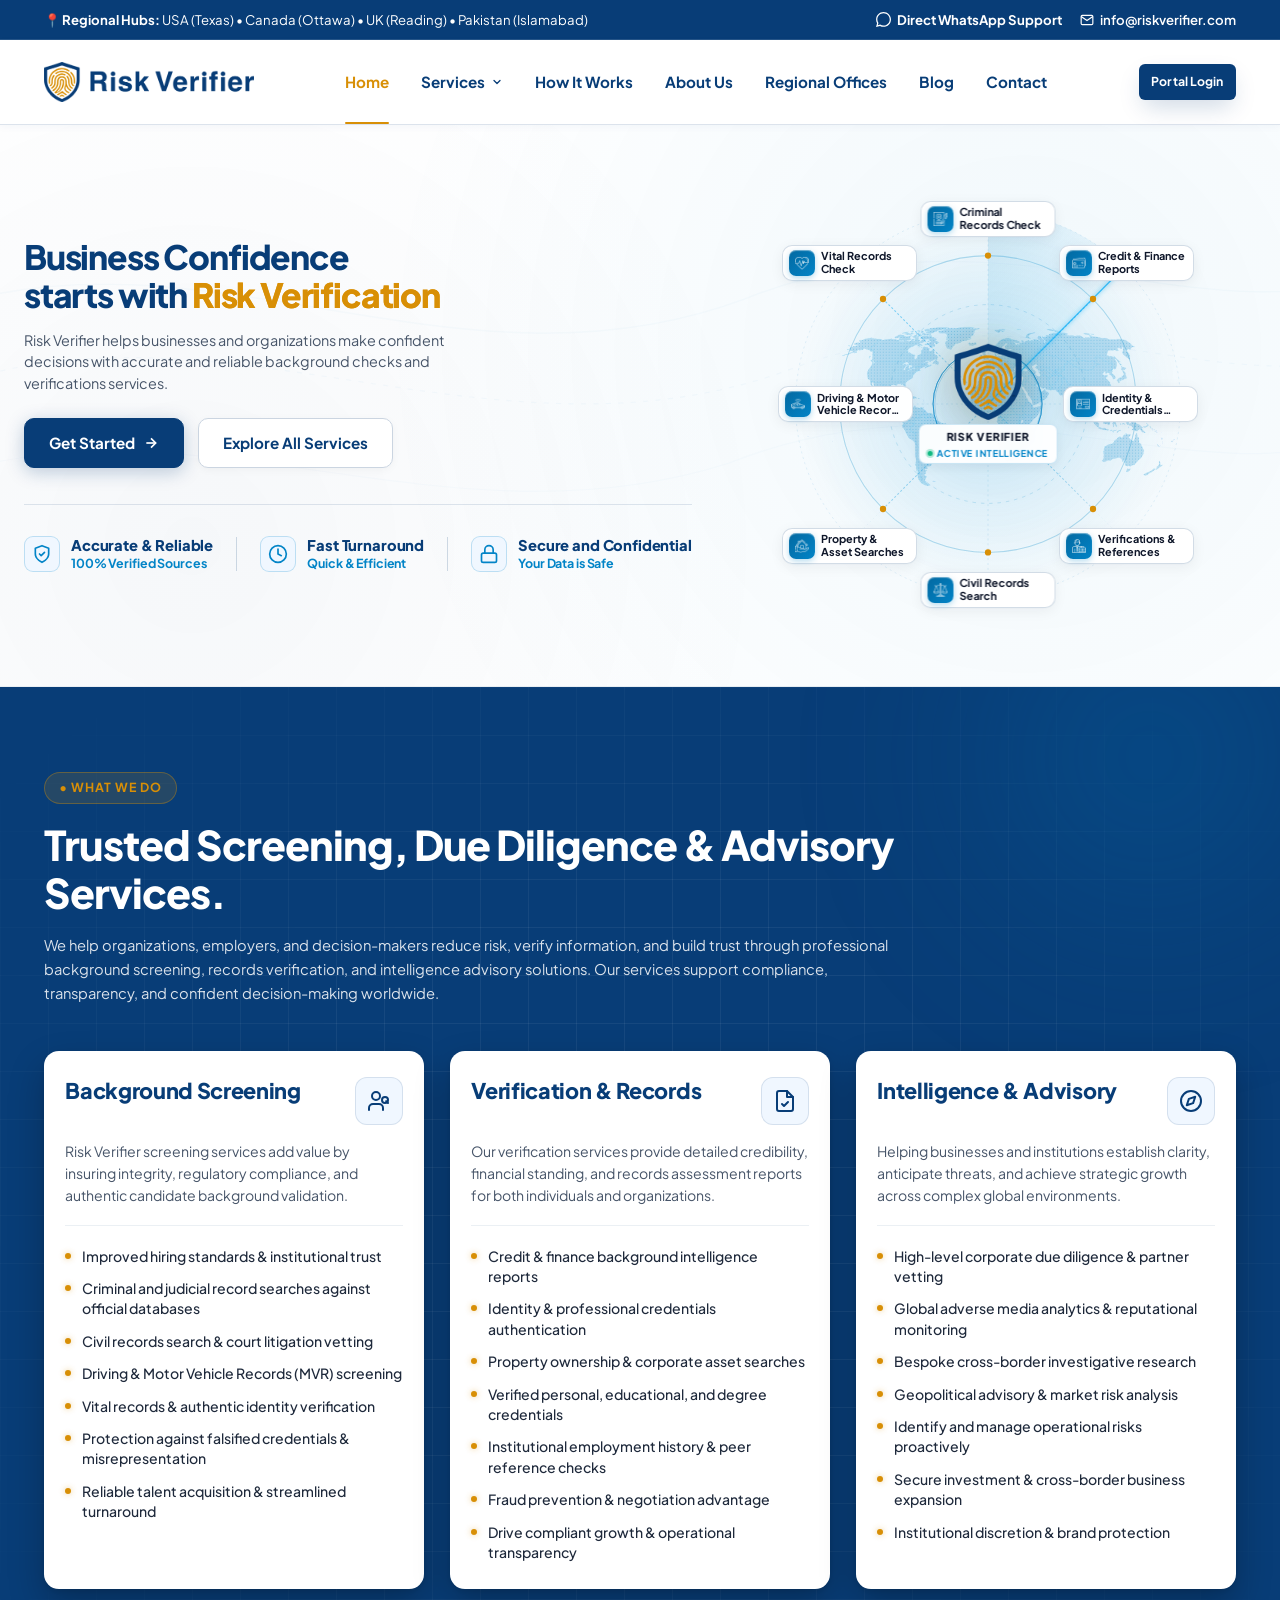
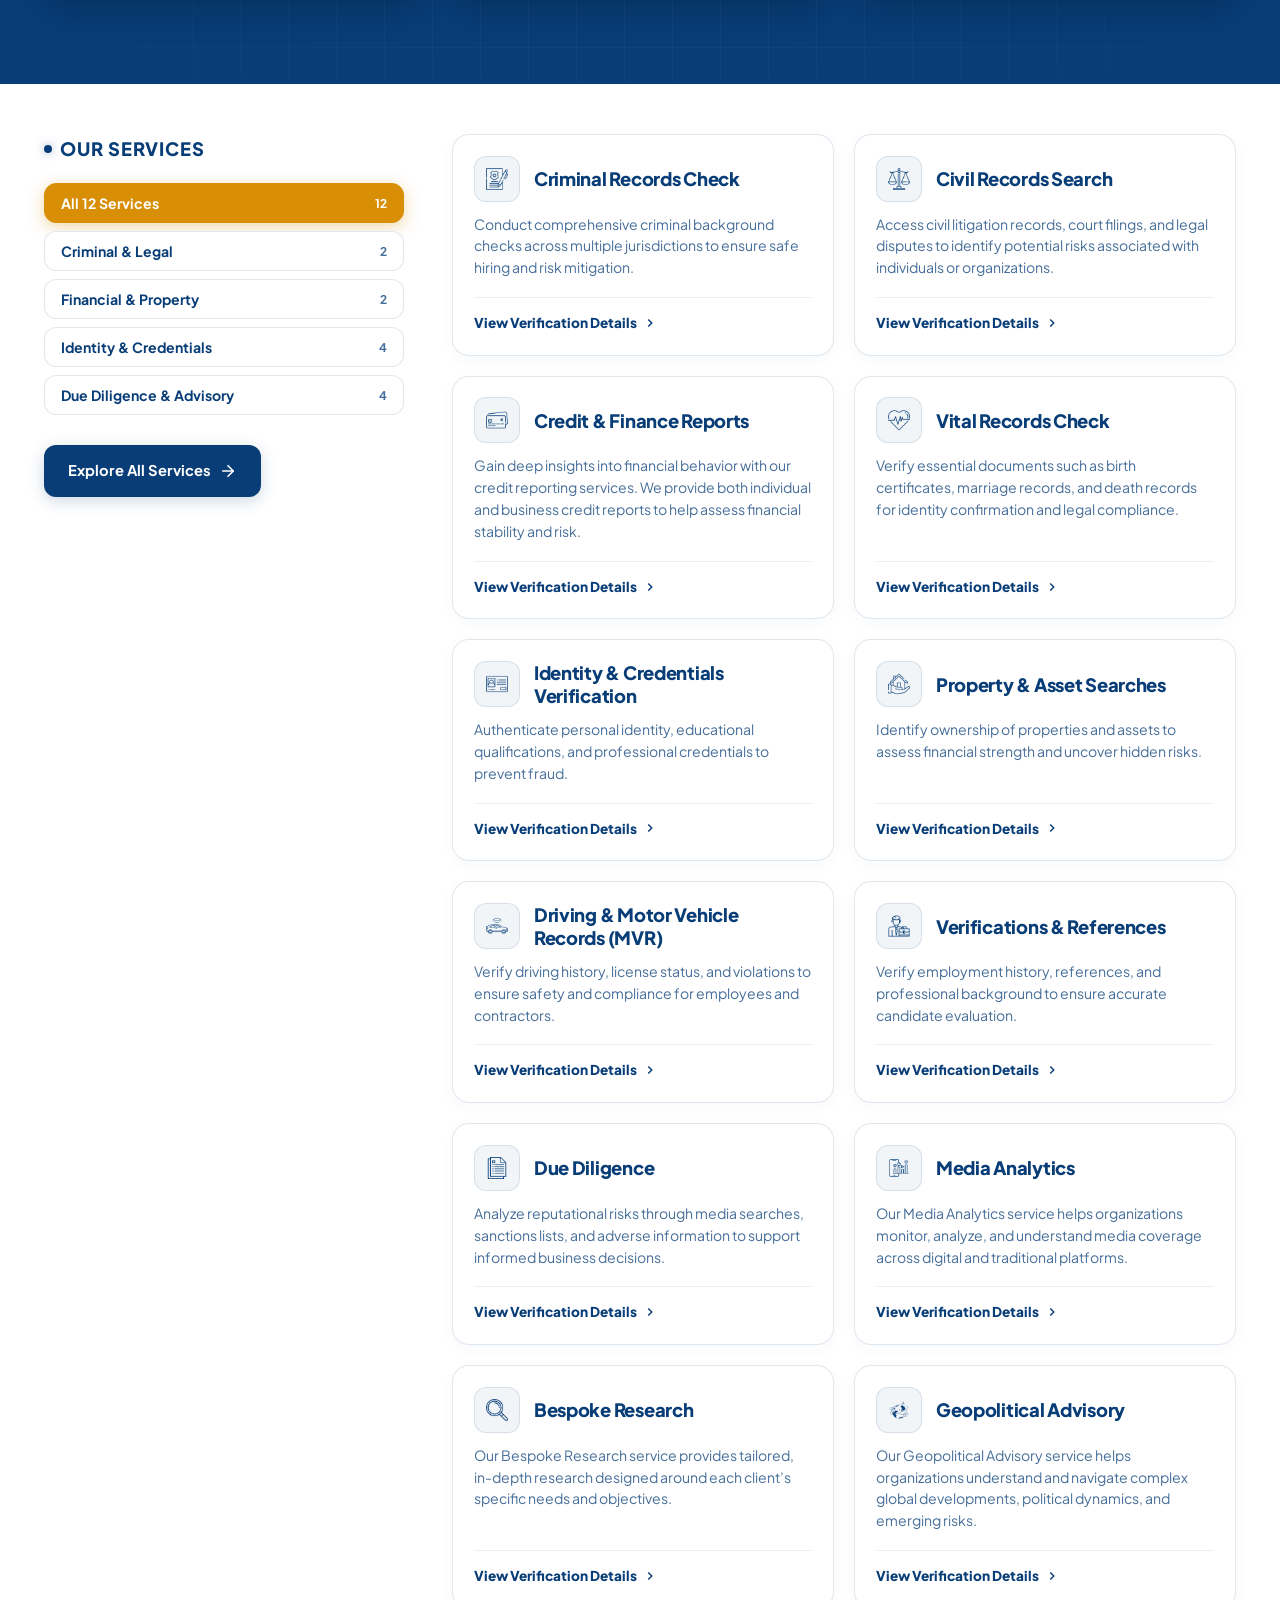
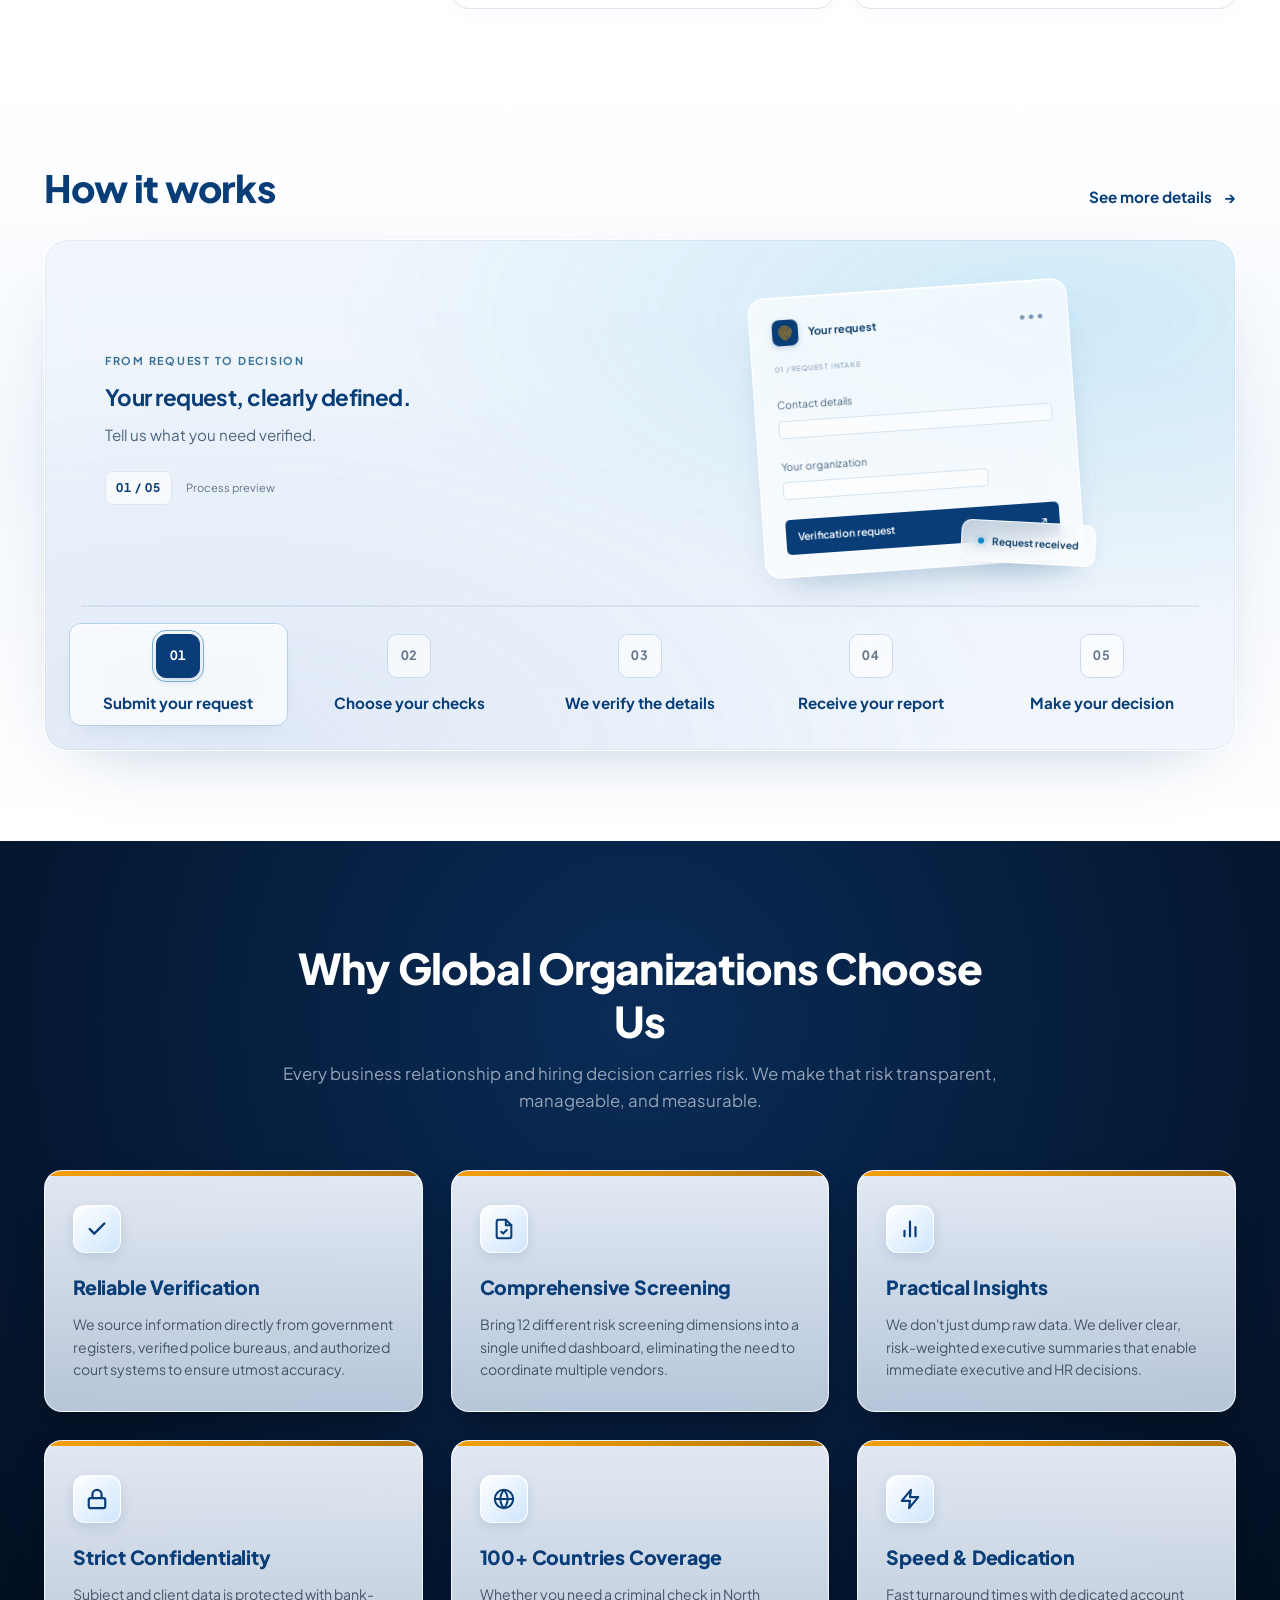
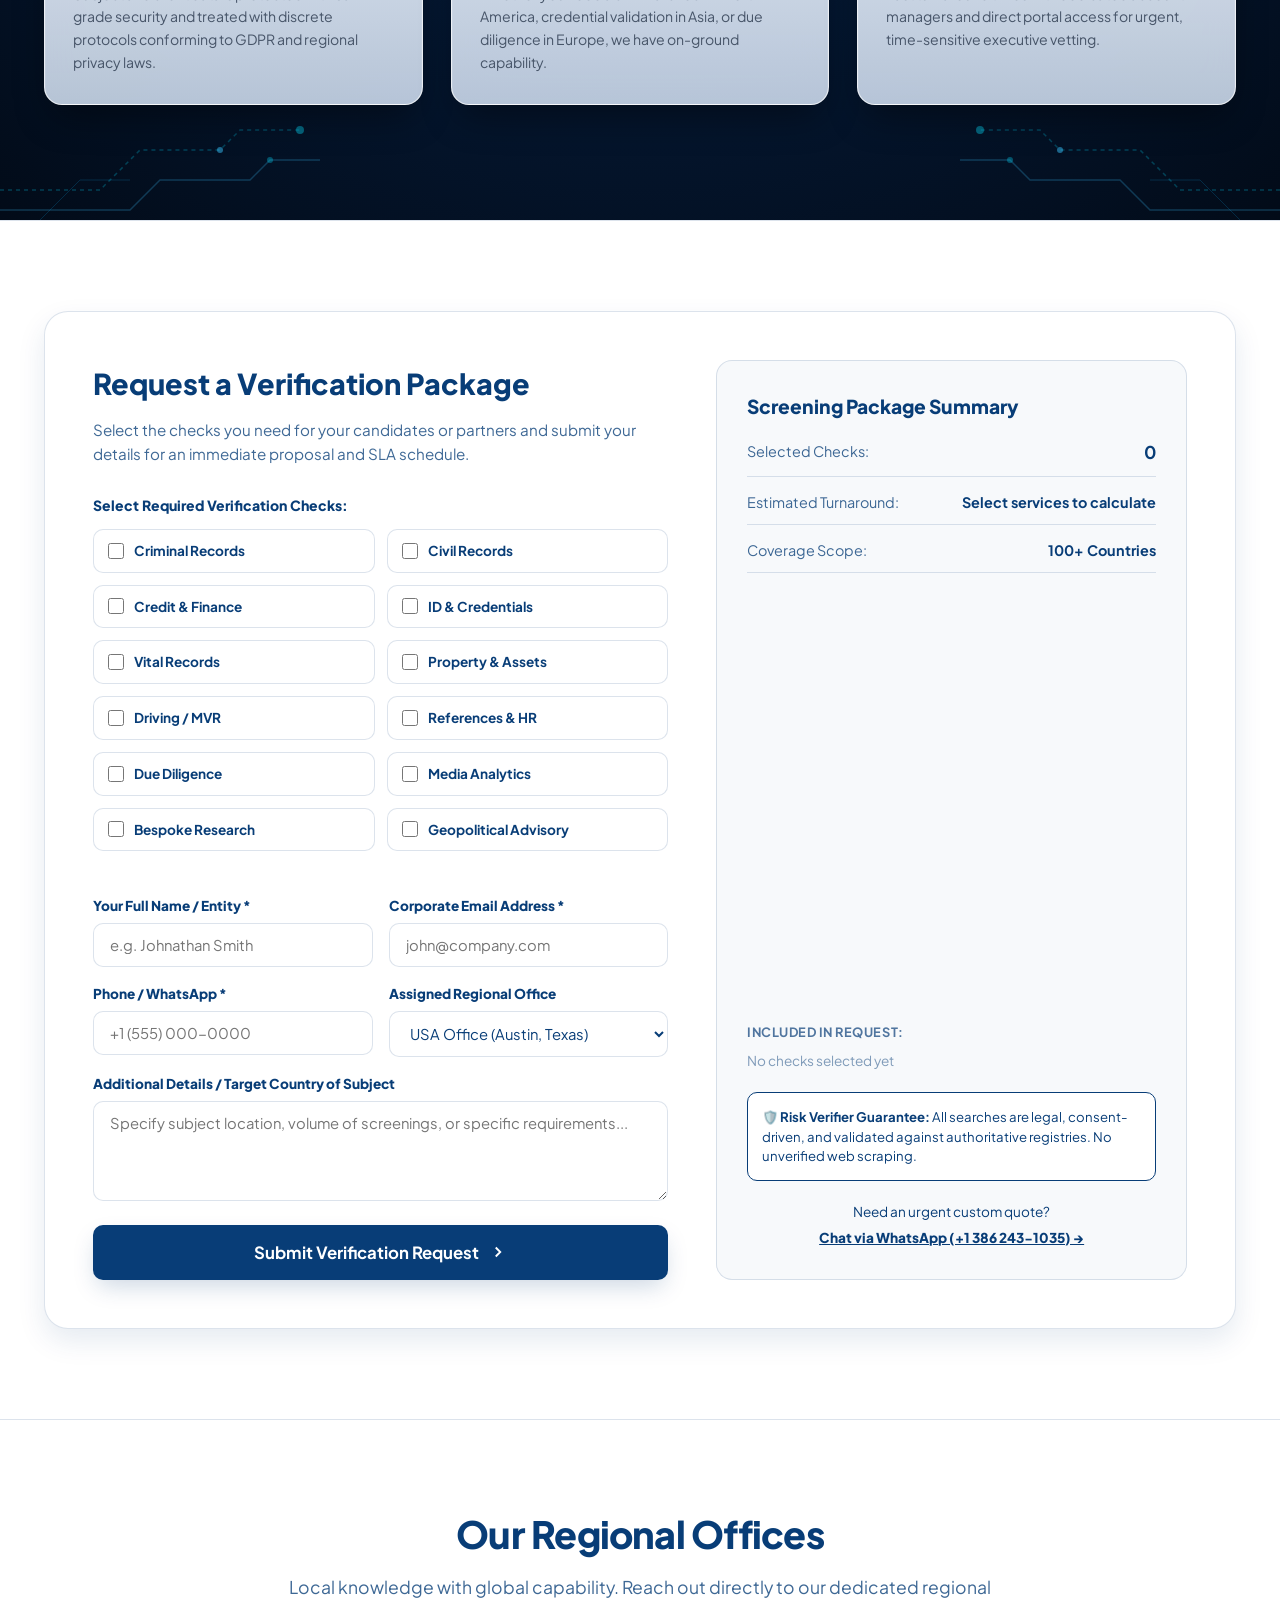
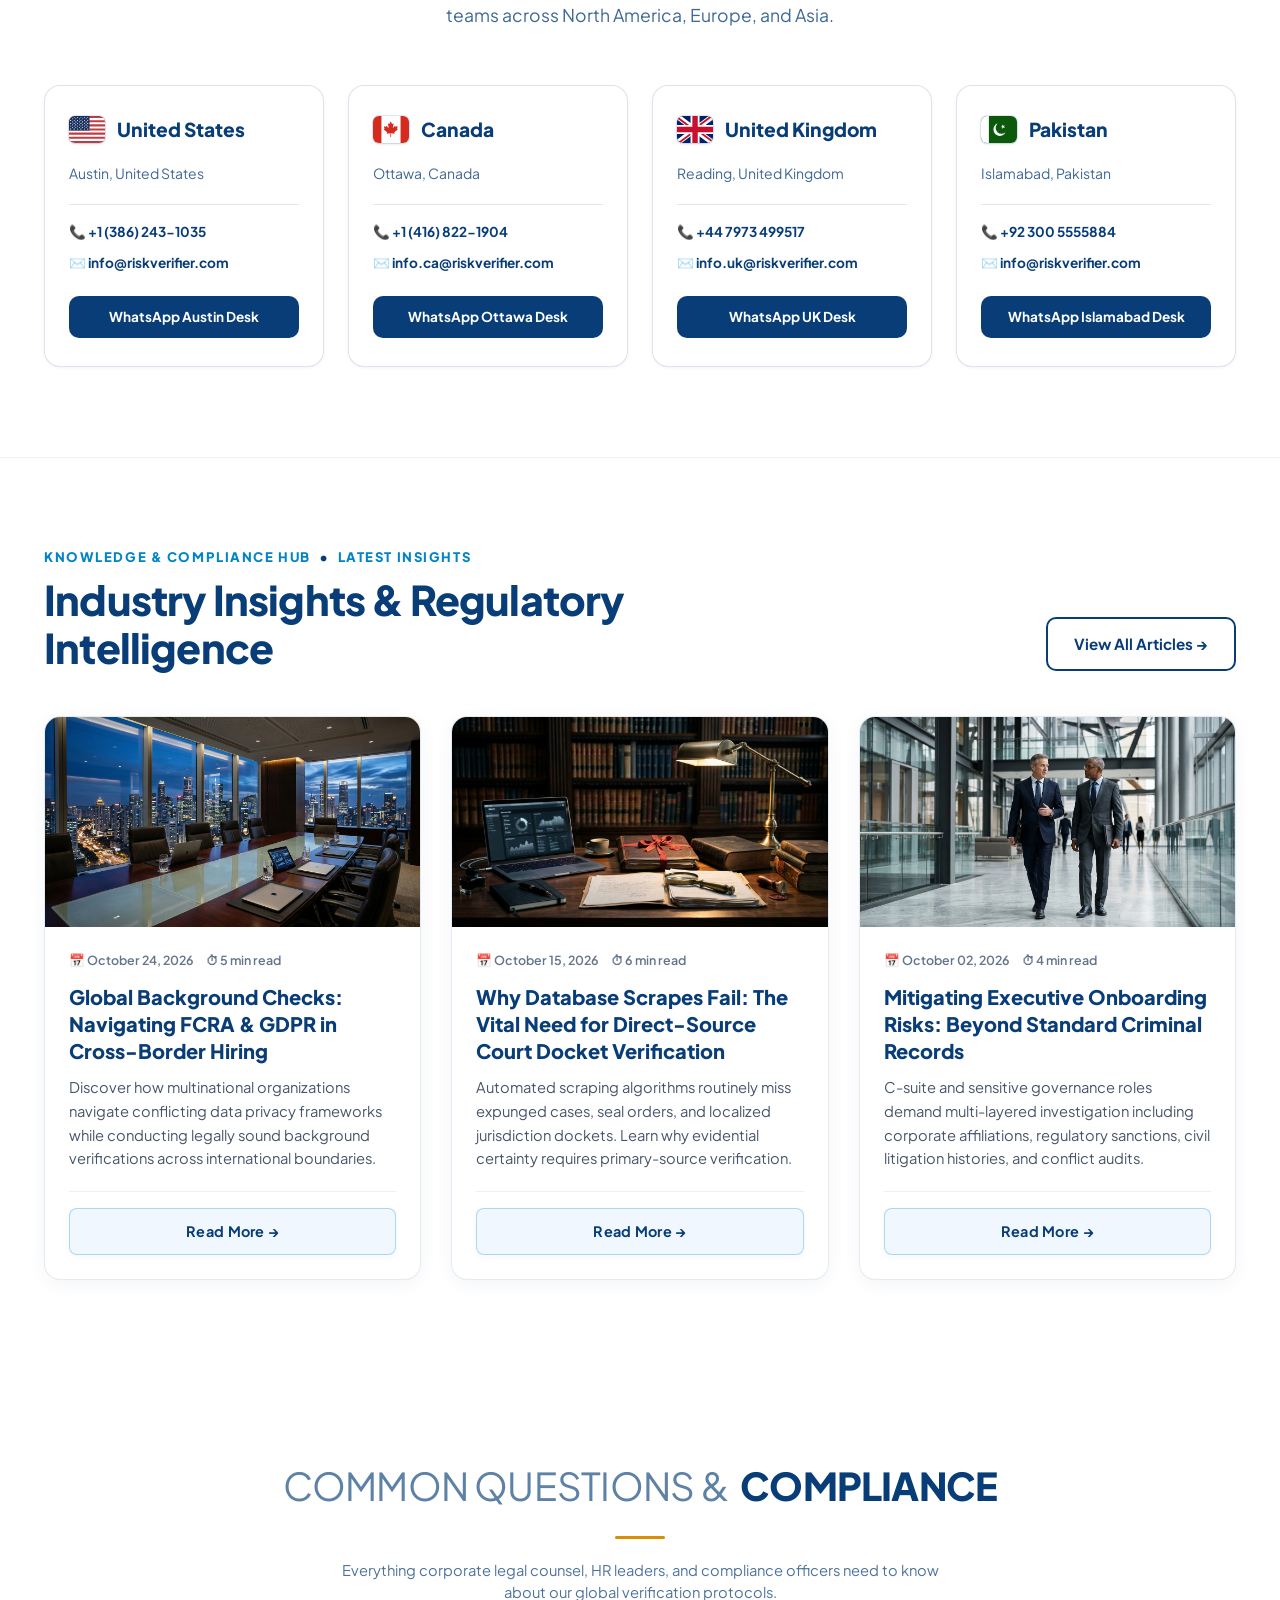
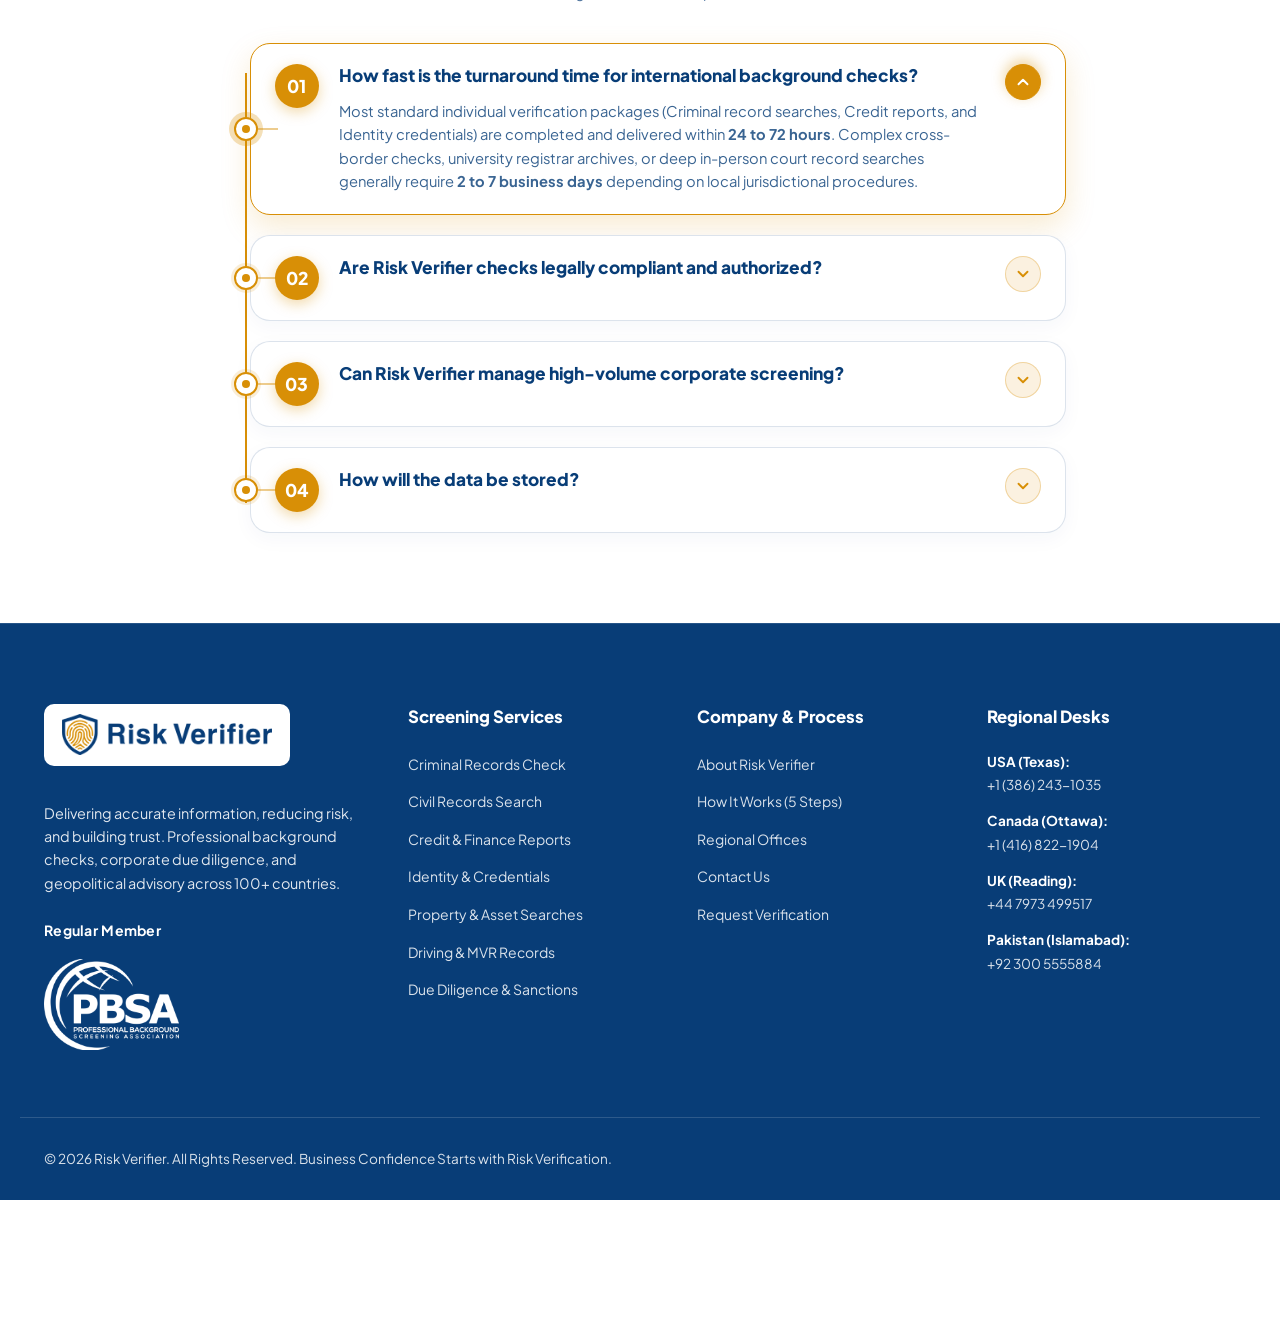
<file: index.html>
<!DOCTYPE html>
<html lang="en">
<head>
  <meta charset="UTF-8">
  <meta name="viewport" content="width=device-width, initial-scale=1.0">
  <title>Risk Verifier – International Background Checks, Due Diligence & Risk Intelligence</title>
  <meta name="description" content="Risk Verifier helps businesses and organizations make confident decisions with accurate, reliable background checks, due diligence, and risk management across 100+ countries.">
  <link rel="preconnect" href="https://fonts.googleapis.com">
  <link rel="preconnect" href="https://fonts.gstatic.com" crossorigin>
  <link href="https://fonts.googleapis.com/css2?family=Plus+Jakarta+Sans:wght@400;500;600;700;800&family=Inter:wght@400;500;600;700&display=swap" rel="stylesheet">
  <link rel="stylesheet" href="css/style.css">
</head>
<body>

  <!-- Top Bar: Regional Offices & Rapid Support -->
  <aside class="top-bar" aria-label="Regional Offices & Direct Contacts">
    <div class="container top-bar-content">
      <div class="top-bar-offices">
        <span>📍 <strong>Regional Hubs:</strong> USA (Texas) • Canada (Ottawa) • UK (Reading) • Pakistan (Islamabad)</span>
      </div>
      <div class="top-bar-contact">
        <a href="https://wa.me/13862431035" target="_blank" class="top-bar-link whatsapp">
          <svg width="15" height="15" viewBox="0 0 24 24" fill="currentColor"><path d="M.057 24l1.687-6.163c-1.041-1.804-1.588-3.849-1.587-5.946.003-6.556 5.338-11.891 11.893-11.891 3.181.001 6.167 1.24 8.413 3.488 2.245 2.248 3.481 5.236 3.48 8.414-.003 6.557-5.338 11.892-11.893 11.892-1.99-.001-3.951-.5-5.688-1.448l-6.305 1.654zm6.597-3.807c1.676.995 3.276 1.591 5.392 1.592 5.448 0 9.886-4.434 9.889-9.885.002-5.462-4.415-9.89-9.881-9.892-5.452 0-9.887 4.434-9.889 9.884-.001 2.225.651 3.891 1.746 5.634l-.999 3.648 3.742-.981z"/></svg>
          Direct WhatsApp Support
        </a>
        <a href="mailto:info@riskverifier.com" class="top-bar-link">
          <svg width="14" height="14" viewBox="0 0 24 24" fill="none" stroke="currentColor" stroke-width="2"><path d="M4 4h16c1.1 0 2 .9 2 2v12c0 1.1-.9 2-2 2H4c-1.1 0-2-.9-2-2V6c0-1.1.9-2 2-2z"></path><polyline points="22,6 12,13 2,6"></polyline></svg>
          info@riskverifier.com
        </a>
      </div>
    </div>
  </aside>

  <!-- Main Navigation Header -->
  <header class="site-header">
    <div class="container nav-container">
      <a href="index.html" class="brand-logo" aria-label="Risk Verifier Home">
        <img src="assets/Logo.svg" alt="Risk Verifier" class="brand-logo-img">
      </a>

      <nav>
        <ul class="nav-menu" id="navMenu">
          <li><a href="index.html" class="nav-link active">Home</a></li>
          <li class="has-dropdown mega-dropdown-parent">
            <a href="services.html" class="nav-link nav-link-dropdown-toggle" id="servicesDropdownToggle" aria-expanded="false" aria-haspopup="true">
              Services
              <svg class="nav-dropdown-arrow" width="12" height="12" viewBox="0 0 24 24" fill="none" stroke="currentColor" stroke-width="2.5" stroke-linecap="round" stroke-linejoin="round" aria-hidden="true"><polyline points="6 9 12 15 18 9"></polyline></svg>
            </a>
            <div class="mega-dropdown-menu" id="servicesMegaDropdown" role="region" aria-label="Services Menu">
  <div class="mega-dropdown-inner">
    <div class="mega-menu-top">
      <div><h3 class="mega-menu-heading">Our services</h3><p class="mega-menu-subheading">Find the information you need to make a confident decision.</p></div>
      <a class="mega-all-services" href="services.html">Explore all services <span aria-hidden="true">→</span></a>
    </div>
    <div class="mega-service-groups"><div class="mega-service-group"><h4 class="mega-group-title">Background screening</h4><ul class="mega-service-list"><li><a href="services.html#criminal-records" class="mega-service-card"><span class="mega-card-title">Criminal Records Check</span><span class="mega-link-arrow" aria-hidden="true">↗</span></a></li>
<li><a href="services.html#civil-records" class="mega-service-card"><span class="mega-card-title">Civil Records Search</span><span class="mega-link-arrow" aria-hidden="true">↗</span></a></li>
<li><a href="services.html#vital-records" class="mega-service-card"><span class="mega-card-title">Vital Records Check</span><span class="mega-link-arrow" aria-hidden="true">↗</span></a></li>
<li><a href="services.html#driving-records" class="mega-service-card"><span class="mega-card-title">Driving &amp; Motor Vehicle Records (MVR)</span><span class="mega-link-arrow" aria-hidden="true">↗</span></a></li></ul></div><div class="mega-service-group"><h4 class="mega-group-title">Verification &amp; records</h4><ul class="mega-service-list"><li><a href="services.html#credit-finance" class="mega-service-card"><span class="mega-card-title">Credit &amp; Finance Reports</span><span class="mega-link-arrow" aria-hidden="true">↗</span></a></li>
<li><a href="services.html#identity-credentials" class="mega-service-card"><span class="mega-card-title">Identity &amp; Credentials Verification</span><span class="mega-link-arrow" aria-hidden="true">↗</span></a></li>
<li><a href="services.html#property-asset" class="mega-service-card"><span class="mega-card-title">Property &amp; Asset Searches</span><span class="mega-link-arrow" aria-hidden="true">↗</span></a></li>
<li><a href="services.html#verifications-references" class="mega-service-card"><span class="mega-card-title">Verifications &amp; References</span><span class="mega-link-arrow" aria-hidden="true">↗</span></a></li></ul></div><div class="mega-service-group"><h4 class="mega-group-title">Intelligence &amp; advisory</h4><ul class="mega-service-list"><li><a href="services.html#due-diligence" class="mega-service-card"><span class="mega-card-title">Due Diligence</span><span class="mega-link-arrow" aria-hidden="true">↗</span></a></li>
<li><a href="services.html#media-analytics" class="mega-service-card"><span class="mega-card-title">Media Analytics</span><span class="mega-link-arrow" aria-hidden="true">↗</span></a></li>
<li><a href="services.html#bespoke-research" class="mega-service-card"><span class="mega-card-title">Bespoke Research</span><span class="mega-link-arrow" aria-hidden="true">↗</span></a></li>
<li><a href="services.html#geopolitical-advisory" class="mega-service-card"><span class="mega-card-title">Geopolitical Advisory</span><span class="mega-link-arrow" aria-hidden="true">↗</span></a></li></ul></div></div>
  </div>
</div>
          </li>
          <li><a href="how-it-works.html" class="nav-link">How It Works</a></li>
          <li><a href="about.html" class="nav-link">About Us</a></li>
          <li><a href="#offices" class="nav-link">Regional Offices</a></li>
          <li><a href="blog.html" class="nav-link">Blog</a></li>
          <li><a href="contact.html" class="nav-link">Contact</a></li>
        </ul>
      </nav>

      <div class="nav-actions">
        <a href="login.html" class="btn btn-primary btn-sm">Portal Login</a>
        <button class="mobile-toggle" id="mobileNavToggle" aria-label="Toggle navigation menu">
          <svg width="24" height="24" viewBox="0 0 24 24" fill="none" stroke="currentColor" stroke-width="2"><line x1="3" y1="12" x2="21" y2="12"></line><line x1="3" y1="6" x2="21" y2="6"></line><line x1="3" y1="18" x2="21" y2="18"></line></svg>
        </button>
      </div>
    </div>
  </header>

  <main>
    <!-- Hero Section -->
    <section class="hero" id="hero">
      <!-- Ambient Fluid Topography & Atmospheric Vectors -->
      <div class="hero-ambient-layer" aria-hidden="true">
        <svg class="hero-ambient-wave" viewBox="0 0 1440 680" fill="none" preserveAspectRatio="none">
          <path d="M-60 220 C240 120, 520 340, 840 210 C1120 90, 1360 260, 1540 180" stroke="#0284c7" stroke-opacity="0.06" stroke-width="2" />
          <path d="M-40 310 C260 210, 560 420, 880 300 C1160 180, 1380 350, 1560 270" stroke="#0284c7" stroke-opacity="0.08" stroke-width="1.6" stroke-dasharray="6 8" />
          <path d="M-80 430 C220 320, 500 520, 820 410 C1100 290, 1340 450, 1520 380" stroke="#0284c7" stroke-opacity="0.05" stroke-width="1.8" />
        </svg>
      </div>

      <div class="container">
        <div class="hero-grid">

          <!-- Left Column: Authentic Executive Copy & Titles (from riskverifier.com) -->
          <div class="hero-text-col">
            <h1 class="hero-title">Business Confidence<br>starts with <span class="highlight">Risk Verification</span></h1>

            <p class="hero-description">
              Risk Verifier helps businesses and organizations make confident decisions with accurate and reliable background checks and verifications services.
            </p>

            <div class="hero-actions">
              <a href="request-verification.html" class="btn btn-primary btn-lg">
                Get Started
                <svg width="16" height="16" viewBox="0 0 24 24" fill="none" stroke="currentColor" stroke-width="2.5"><line x1="5" y1="12" x2="19" y2="12"></line><polyline points="12 5 19 12 12 19"></polyline></svg>
              </a>
              <a href="services.html" class="btn btn-outline btn-lg">Explore All Services</a>
            </div>

                        <!-- Hero Trust Badges (Executive Value Statement) -->
            <div class="hero-trust-bar" aria-label="Core Quality Commitments">
              <div class="trust-item">
                <div class="trust-icon-box" aria-hidden="true" style="width:36px;height:36px;min-width:36px;max-width:36px;display:flex;align-items:center;justify-content:center;flex-shrink:0;">
                  <svg width="20" height="20" viewBox="0 0 24 24" fill="none" stroke="currentColor" stroke-width="2" stroke-linecap="round" stroke-linejoin="round" style="width:20px;height:20px;min-width:20px;max-width:20px;display:block;">
                    <path d="M12 22s8-4 8-10V5l-8-3-8 3v7c0 6 8 10 8 10z"></path>
                    <polyline points="9 12 11 14 15 10"></polyline>
                  </svg>
                </div>
                <div class="trust-text">
                  <span class="trust-title">Accurate &amp; Reliable</span>
                  <span class="trust-sub">100% Verified Sources</span>
                </div>
              </div>

              <div class="trust-divider" aria-hidden="true"></div>

              <div class="trust-item">
                <div class="trust-icon-box" aria-hidden="true" style="width:36px;height:36px;min-width:36px;max-width:36px;display:flex;align-items:center;justify-content:center;flex-shrink:0;">
                  <svg width="20" height="20" viewBox="0 0 24 24" fill="none" stroke="currentColor" stroke-width="2" stroke-linecap="round" stroke-linejoin="round" style="width:20px;height:20px;min-width:20px;max-width:20px;display:block;">
                    <circle cx="12" cy="12" r="10"></circle>
                    <polyline points="12 6 12 12 16 14"></polyline>
                  </svg>
                </div>
                <div class="trust-text">
                  <span class="trust-title">Fast Turnaround</span>
                  <span class="trust-sub">Quick &amp; Efficient</span>
                </div>
              </div>

              <div class="trust-divider" aria-hidden="true"></div>

              <div class="trust-item">
                <div class="trust-icon-box" aria-hidden="true" style="width:36px;height:36px;min-width:36px;max-width:36px;display:flex;align-items:center;justify-content:center;flex-shrink:0;">
                  <svg width="20" height="20" viewBox="0 0 24 24" fill="none" stroke="currentColor" stroke-width="2" stroke-linecap="round" stroke-linejoin="round" style="width:20px;height:20px;min-width:20px;max-width:20px;display:block;">
                    <rect x="3" y="11" width="18" height="11" rx="2" ry="2"></rect>
                    <path d="M7 11V7a5 5 0 0 1 10 0v4"></path>
                  </svg>
                </div>
                <div class="trust-text">
                  <span class="trust-title">Secure and Confidential</span>
                  <span class="trust-sub">Your Data is Safe</span>
                </div>
              </div>
            </div>
          </div>

          <!-- Right Column: Interactive Animated Risk Intelligence Orbit Loop -->
          <div class="hero-visual-col">
            <div class="risk-orbit-wrapper">
              <!-- Ambient luminous back glow -->
              <div class="orbit-ambient-glow"></div>

              <div class="risk-orbit-stage" id="riskOrbitStage">
                
                <!-- SVG Radar Grid, Concentric Tracks, World Map Silhouette & Sweep Beam -->
                <svg class="orbit-radar-svg" viewBox="0 0 600 600" fill="none" xmlns="http://www.w3.org/2000/svg" aria-hidden="true">
                  <defs>
                    <radialGradient id="radarMapGrad" cx="50%" cy="50%" r="50%">
                      <stop offset="0%" stop-color="#0284c7" stop-opacity="0.1" />
                      <stop offset="70%" stop-color="#0284c7" stop-opacity="0.04" />
                      <stop offset="100%" stop-color="#0284c7" stop-opacity="0" />
                    </radialGradient>
                    <linearGradient id="orbitLineGrad" x1="0%" y1="0%" x2="100%" y2="100%">
                      <stop offset="0%" stop-color="#38bdf8" stop-opacity="0.65" />
                      <stop offset="100%" stop-color="#0284c7" stop-opacity="0.15" />
                    </linearGradient>
                    <linearGradient id="sweepGrad" x1="0%" y1="0%" x2="100%" y2="100%">
                      <stop offset="0%" stop-color="#0284c7" stop-opacity="0.25" />
                      <stop offset="60%" stop-color="#38bdf8" stop-opacity="0.08" />
                      <stop offset="100%" stop-color="#38bdf8" stop-opacity="0" />
                    </linearGradient>
                    <filter id="glowFilter" x="-20%" y="-20%" width="140%" height="140%">
                      <feGaussianBlur stdDeviation="3" result="blur" />
                      <feMerge>
                        <feMergeNode in="blur" />
                        <feMergeNode in="SourceGraphic" />
                      </feMerge>
                    </filter>
                  
                    <!-- Dot Matrix Pattern for Continents -->
                    <pattern id="radarDotGrid" x="0" y="0" width="16" height="16" patternUnits="userSpaceOnUse">
                      <circle cx="8" cy="8" r="2.2" fill="#0284c7" fill-opacity="0.55" />
                    </pattern>
                  </defs>

                  <!-- World Map Tech Dot Matrix & Continents -->
                  <!-- World Map Tech Dot Matrix & Authentic Geographic Continents -->
                  <g class="radar-world-map">
                    <circle cx="300" cy="300" r="280" fill="url(#radarMapGrad)" />
                    
                    <!-- Authentic Vector World Map with Dot Matrix Grid Texture -->
                    <g transform="translate(38, 190) scale(0.265)">
                      <!-- Continent Solid Silhouette Tint -->
                      <path class="world-silhouette" fill="#0284c7" fill-opacity="0.22" stroke="#38bdf8" stroke-width="0.8" stroke-opacity="0.4" d="M1383 261.6l1.5 1.8-2.9 0.8-2.4 1.1-5.9 0.8-5.3 1.3-2.4 2.8 1.9 2.7 1.4 3.2-2 2.7 0.8 2.5-0.9 2.3-5.2-0.2 3.1 4.2-3.1 1.7-1.4 3.8 1.1 3.9-1.8 1.8-2.1-0.6-4 0.9-0.2 1.7-4.1 0-2.3 3.7 0.8 5.4-6.6 2.7-3.9-0.6-0.9 1.4-3.4-0.8-5.3 1-9.6-3.3 3.9-5.8-1.1-4.1-4.3-1.1-1.2-4.1-2.7-5.1 1.6-3.5-2.5-1 0.5-4.7 0.6-8 5.9 2.5 3.9-0.9 0.4-2.9 4-0.9 2.6-2-0.2-5.1 4.2-1.3 0.3-2.2 2.9 1.7 1.6 0.2 3 0 4.3 1.4 1.8 0.7 3.4-2 2.1 1.2 0.9-2.9 3.2 0.1 0.6-0.9-0.2-2.6 1.7-2.2 3.3 1.4-0.1 2 1.7 0.3 0.9 5.4 2.7 2.1 1.5-1.4 2.2-0.6 2.5-2.9 3.8 0.5 5.4 0z M 1121.2 572 1121.8 574 1121.1 577.1 1122 580.1 1121.1 582.5 1121.5 584.7 1109.8 584.6 1109 605.1 1112.6 610.3 1116.2 614.3 1105.8 616.9 1092.3 616 1088.5 613 1065.8 613.2 1065 613.7 1061.7 610.8 1058.1 610.6 1054.7 611.7 1052 612.9 1051.5 608.9 1052.4 603.2 1054.4 597.3 1054.7 594.6 1056.6 588.8 1058 586.2 1061.3 582 1063.2 579.1 1063.8 574.4 1063.5 570.7 1061.9 568.4 1060.4 564.5 1059.1 560.7 1059.4 559.3 1061.1 556.8 1059.5 550.6 1058.3 546.3 1055.5 542.2 1056.1 541 1058.4 540.1 1060.1 540.2 1062.1 539.5 1078.8 539.6 1080.1 544.3 1081.7 548.2 1083 550.3 1085.1 553.6 1088.9 553.1 1090.7 552.2 1093.8 553.1 1094.7 551.5 1096.2 547.8 1099.7 547.5 1100 546.4 1102.9 546.4 1102.4 548.7 1109.2 548.6 1109.3 552.7 1110.4 555.1 1109.5 559 1109.9 563 1111.7 565.4 1111.3 573 1112.7 572.4 1115.1 572.6 1118.6 571.6 1121.2 572 Z M 1055.3 539 1053.8 534.2 1056.1 531.4 1057.8 530.3 1059.9 532.5 1057.9 533.9 1056.9 535.5 1056.7 538.3 1055.3 539 Z M1088 228l0.4 1.2 1.4-0.6 1.2 1.7 1.3 0.7 0.6 2.3-0.5 2.2 1 2.7 2.3 1.5 0.1 1.7-1.7 0.9-0.1 2.1-2.2 3.1-0.9-0.4-0.2-1.4-3.1-2.2-0.7-3 0.1-4.4 0.5-1.9-0.9-1-0.5-2.1 1.9-3.1z M1296.2 336.7l1.3 5.1-2.8 0 0 4.2 1.1 0.9-2.4 1.3 0.2 2.6-1.3 2.6 0 2.6-1 1.4-16.9-3.2-2.7-6.6-0.3-1.4 0.9-0.4 0.4 1.8 4.2-1 4.6 0.2 3.4 0.2 3.3-4.4 3.7-4.1 3-4 1.3 2.2z M 669.1 851.7 666.1 851.5 661.1 851.5 655.1 837.9 658.2 840.7 662.5 845.3 670.3 849 677.6 850.5 676.8 853.5 672.4 853.8 669.1 851.7 Z M 638.6 644.7 649.9 655.1 654.5 656.1 661.8 660.9 667.7 663.4 668.8 666.2 664.6 676 670.4 677.7 676.7 678.7 680.9 677.7 685.2 672.7 685.5 667.1 688.1 665.8 691.3 669.6 691.7 674.7 687.5 678.2 684.2 680.8 678.9 687.1 672.9 695.8 672.4 701 672 707.6 673.2 714 672.3 715.4 672.7 719.5 673 722.9 680.8 728.4 681 732.8 684.9 735.6 685.2 738.7 681.9 746.9 674.9 750.4 664.7 751.7 658.7 751 660.8 754.9 660.9 759.6 662.7 762.8 660.2 765.1 655.1 766 649.5 763.6 648 765.3 650.5 771.6 654.5 773.5 656.8 771.5 659.3 774.8 655.1 776.8 652.2 780.8 653.4 787.1 653.3 790.5 648.5 790.5 645.5 793.7 645.6 798.5 652.1 803.1 657.3 804.3 657.5 810 652.9 813.5 652.3 820.8 648.8 823.2 647.9 826.1 652.1 832.6 656.7 836.1 654.6 835.8 649.7 834.8 637.6 834 634.1 830.4 632.2 825.8 629.1 826.2 626.5 823.9 623.4 817.4 626.1 814.6 626.2 810.7 624.4 807.5 625.1 802.1 624 793.8 622.2 790.1 624 788.9 622.6 786.5 619.8 785.3 620.6 782.6 617.5 780.2 613.8 772.9 615.5 771.6 612.2 763.8 611.4 757.3 611.2 751.6 613.7 749.3 610.4 743 608.8 737.2 611.8 733 610.4 727.6 612 721.4 610.6 715.5 609 714.3 604.1 703.2 606.2 696.6 604.5 690.4 605.4 684.5 608 678.5 611.3 674.5 609.3 672 610.1 669.9 608.5 659.2 614.1 656.1 615.3 649.4 614.4 647.8 618.4 642 625.9 643.6 629.6 648.2 631.2 643 637.6 643.3 638.6 644.7 Z M1230.8 253l-1.8 0.2-2.8-3.7-0.2-1-2.3 0-1.9-1.7-1 0.1-2.4-1.8-4.2-1.6-0.1-3.1-1.3-2.2 7-1 1.4 1.6 2.2 1.1-0.7 1.6 3.2 2.2-1.1 2.1 2.6 1.7 2.5 1 0.9 4.5z M 1743 763.6 1746.7 765.8 1750 764.9 1754.9 763.7 1757.7 764.1 1753.2 771.7 1749.9 773.8 1745.9 779 1745.3 777.2 1738.7 781.6 1737.9 781.3 1734.9 781.1 1735.4 775.7 1737.4 771.5 1738 765.9 1740 763 1743 763.6 Z M 1793.5 590.2 1794.7 595.2 1798.7 592.8 1800.1 595.5 1802.4 598 1801.3 600.9 1801.5 606.4 1801.7 609.6 1803 610.4 1803.4 615.9 1802.2 619.2 1803 623.5 1808.4 626.9 1811.6 629.9 1814.8 632.7 1813.7 634.3 1816 638.3 1816.5 645.3 1819.1 643.9 1820.6 646.6 1822.2 645.7 1821.5 652.5 1824.4 656.4 1826.3 658.8 1829.1 664 1829.1 669.2 1828.1 672.9 1826.3 676.8 1827 682.3 1824.5 688 1822.4 691 1818.6 696.7 1817.1 700.4 1814 705 1809 710.8 1803.5 714 1799.1 718.9 1795.8 722.1 1791.4 727.6 1787.7 730.8 1783.8 735.6 1780.7 740 1779.9 742.1 1775.6 744.3 1769.5 744.5 1763.2 747.2 1759.4 749.6 1754.6 752.4 1751.9 749.5 1749.3 748.4 1751.9 745.1 1748.4 746.3 1741.2 750.9 1737.6 749.2 1735.2 748.2 1732.4 747.7 1728.3 745.9 1727 741.9 1728.5 737.1 1728.9 733.8 1727.5 731.2 1722.8 730.5 1726 727.3 1726.9 722.6 1722.2 727 1716.9 728.2 1721.4 724.7 1723.9 721 1727.4 717.8 1729 713.1 1722.2 718.5 1717.9 720.7 1713.6 725.8 1710.6 723.2 1712.3 719.8 1710.9 715.1 1709.1 712.7 1710.7 711.2 1705.4 707.3 1701.6 707.2 1697.6 704 1687.7 704.6 1679.8 706.9 1672.9 709.1 1667.9 708.7 1660.9 712 1655.6 713.4 1653.3 716.8 1650.3 719.4 1645.6 719.6 1642 720.1 1637.8 719 1633.6 719.7 1629.8 720 1625.3 723.4 1623.8 723.1 1620.4 724.9 1617 726.9 1613.2 726.7 1609.7 726.7 1605.6 722.6 1603.2 721.4 1604.7 717.7 1607.6 716.8 1609.1 715.4 1609.7 713.1 1612 708.6 1612.7 704.8 1612 698.3 1612.2 694.6 1613.6 691 1612.7 686.8 1613 684.9 1611.3 682.3 1612 677.3 1610.1 672.2 1610 669.5 1611.8 672.3 1611.3 666.3 1613.6 668.2 1614.7 670.7 1615.3 667.4 1613.7 662.3 1613.6 660.3 1612.8 658.4 1614.1 654.7 1615.6 653.1 1616.9 649.9 1617 646.1 1620.1 641.5 1619.7 646.4 1622.8 642 1627.7 639.8 1630.9 637.1 1635.6 634.7 1638.2 634.2 1639.6 635 1644.4 632.6 1647.9 631.9 1649 630.5 1650.5 629.9 1653.6 630.1 1659.8 628.2 1663.3 625.3 1665.3 621.9 1669.2 618.7 1669.9 616.1 1670.6 612.6 1675.5 607.1 1676.9 612.7 1679.5 611.4 1678 608.4 1680.3 605.3 1682.5 606.7 1684 601.8 1687.5 598.6 1689.3 596.1 1692.2 595 1692.6 593.2 1694.9 593.9 1695.3 592.3 1697.9 591.4 1700.7 590.5 1704.4 593.5 1707 597.3 1710.5 597.3 1714 597.9 1713.3 594.4 1716.8 589.3 1719.5 587.6 1718.9 586 1721.8 582.3 1725.5 580 1728.2 580.8 1733.1 579.6 1733.4 576.3 1729.5 574.2 1732.6 573.3 1736.2 574.9 1738.9 577.5 1743.4 579.1 1745.1 578.5 1748.4 580.5 1751.9 578.6 1753.9 579.2 1755.4 577.9 1757.6 581.1 1755.6 584.6 1753.1 587.2 1751.2 587.4 1751.5 589.9 1749.3 593.1 1746.8 596.3 1747 598.1 1750.8 601.7 1754.8 603.7 1757.3 605.9 1760.6 609.7 1762.2 609.7 1764.8 611.4 1765.3 613.4 1770.2 615.5 1774.3 613.3 1776.1 609.9 1777.8 607 1779.1 603.5 1781.7 598.4 1781.5 595.3 1782.2 593.4 1782.1 589.8 1783.5 584.9 1784.8 583.6 1784.2 581.5 1786 578.1 1787.5 574.6 1787.9 572.7 1790.2 570.3 1791.5 573.5 1791.4 577.5 1792.7 578.3 1792.6 581 1794.2 584.2 1794.1 587.9 1793.5 590.2 Z M1070.6 190.8l-0.3 0.8 0.7 2.1-0.2 2.6-2.8 0 1.1 1.4-1.3 4-0.9 1.1-4.4 0.1-2.4 1.5-4.2-0.5-7.3-1.7-1.3-2.1-4.9 1.1-0.5 1.2-3.1-0.9-2.6-0.2-2.3-1.2 0.7-1.5-0.2-1.1 1.4-0.3 2.7 1.7 0.6-1.7 4.4 0.3 3.5-1.1 2.4 0.2 1.7 1.3 0.4-1.1-1-4.1 1.7-0.8 1.6-2.9 3.8 2.1 2.6-2.6 1.7-0.5 4 1.9 2.3-0.3 2.4 1.2z M 1229 253.2 1225.2 252.3 1222 249.4 1220.8 246.9 1221.8 246.8 1223.7 248.5 1226 248.5 1226.2 249.5 1229 253.2 Z M 1235.3 236.2 1237.8 233.6 1241.3 236.9 1244.9 241.5 1247.4 241.8 1249.3 243.5 1245.1 244 1245.2 249 1244.8 251.2 1243.1 252.7 1243.9 255.8 1242.6 256.2 1238.7 252.8 1239.9 249.7 1238 247.8 1236.1 248.3 1230.8 253 1229.9 248.5 1227.4 247.5 1224.8 245.8 1225.9 243.7 1222.7 241.5 1223.4 239.9 1221.2 238.8 1219.8 237.2 1220.9 236.1 1225.1 238 1228 238.3 1228.6 237.6 1225.3 234.1 1226.5 233.3 1228 233.5 1232.3 237.3 1234.7 237.8 1235.3 236.2 Z M1154.9 530.4l-0.6 0.1 0-0.3-2-6.1-0.01-0.06-0.09-1.04-1.4-2.9 3.5 0.5 1.7-3.7 3.1 0.4 0.3 2.5 1.2 1.5 0 2.1-1.4 1.3-2.3 3.4-2 2.3z M1016.5 177.1l-0.4 4.2-1.3 0.2-0.4 3.5-4.4-2.9-2.5 0.5-3.5-2.9-2.4-2.5-2.2-0.1-0.8-2.2 3.9-1.2 3.6 0.5 4.5-1.3 3.1 2.7 2.8 1.5z M1006.7 427l-0.2 2.1 1.3 3.8-1.1 2.6 0.6 1.7-2.8 4-1.7 2-1.1 4 0.2 4.1-0.3 10.3-4.7 0.8-1.4-4.4 0.3-14.8-1.2-1.3-0.2-3.2-2-2.2-1.7-1.9 0.7-3.4 2-0.7 1.1-2.8 2.8-0.6 1.2-1.9 1.9-1.9 2 0 4.3 3.7z M988.5 406l-0.5 3.1 0.8 2.9 3.1 4.2 0.2 3.1 6.5 1.5-0.1 4.4-1.2 1.9-2.8 0.6-1.1 2.8-2 0.7-4.9-0.1-2.6-0.5-1.8 1-2.5-0.5-9.8 0.3-0.2 3.7 0.8 4.8-3.9-1.6-2.6 0.2-2 1.6-2.5-1.3-1-2.2-2.5-1.4-0.4-3.7 1.6-2.7-0.2-2.2 4.5-5.3 0.9-4.4 1.5-1.6 2.7 0.9 2.4-1.3 0.8-1.7 4.3-2.8 1.1-2 5.3-2.7 3.1-0.9 1.4 1.2 3.6 0z M1500.6 360.3l0.6 4.6-2.1-1 1.1 5.2-2.1-3.3-0.8-3.3-1.5-3.1-2.8-3.7-5.2-0.3 0.9 2.7-1.2 3.5-2.6-1.3-0.6 1.2-1.7-0.7-2.2-0.6-1.6-5.3-2.6-4.8 0.3-3.9-3.7-1.7 0.9-2.3 3-2.4-4.6-3.4 1.2-4.4 4.9 2.8 2.7 0.3 1.2 4.5 5.4 0.9 5.1-0.1 3.4 1.1-1.6 5.4-2.4 0.4-1.2 3.6 3.6 3.4 0.3-4.2 1.5 0 4.4 10.2z M1132.6 221.6l-2.3 2.6-1.3 4.5 2.1 3.6-4.6-0.8-5 2 0.3 3.2-4.6 0.6-3.9-2.3-4 1.8-3.8-0.2-0.8-4.2-2.8-2.1 0.7-0.8-0.6-0.8 0.6-2 1.8-2-2.8-2.7-0.7-2.4 1.1-1.4 1.8 2.6 1.9-0.4 4 0.9 7.6 0.4 2.3-1.6 5.9-1.5 4 2.3 3.1 0.7z M1083 214.3l1.9-0.1-1.1 2.8 2.7 2.5-0.5 2.9-1.1 0.3-0.9 0.6-1.6 1.5-0.4 3.5-4.8-2.4-2.1-2.7-2.1-1.4-2.5-2.4-1.3-1.9-2.7-3 0.8-2.6 2 1.5 1-1.4 2.3-0.1 4.5 1.1 3.5-0.1 2.4 1.4z M1141.6 162.7l-3.9-0.2-0.8 0.6 1.5 2 2 4-4.1 0.3-1.3 1.4 0.3 3.1-2.1-0.6-4.3 0.3-1.5-1.5-1.7 1.1-1.9-0.9-3.9-0.1-5.7-1.5-4.9-0.5-3.8 0.2-2.4 1.6-2.3 0.3-0.5-2.8-1.9-2.8 2.8-1.3-0.4-2.4-1.7-2.3-0.6-2.7 4.7 0 4.8-2.3 0.5-3.4 3.6-2-1-2.7 2.7-1 4.6-2.3 5.3 1.5 0.9 1.5 2.4-0.7 4.8 1.4 1.1 2.9-0.7 1.6 3.8 4 2.1 1.1 0 1.1 3.4 1.1 1.7 1.6-1.6 1.3z M487.8 399.8l-1.7 0 1.3-7.2 0.7-5.1 0.1-1 0.7-0.3 0.9 0.8 2.5-3.9 1.1-0.1-0.1 1 1 0-0.3 1.8-1.3 2.7 0.4 1-0.9 2.3 0.3 0.6-1 3.3-1.3 1.7-1.1 0.2-1.3 2.2z M662.5 631.4l-0.3-2-5.4-3.3-5.2-0.1-9.6 1.9-2.1 5.6 0.2 3.5-1.5 7.7-1-1.4-6.4-0.3-1.6 5.2-3.7-4.6-7.5-1.6-4 5.8-3.9 0.9-3.1-8.9-3.7-7.2 1.1-6.2-3.2-2.7-1.2-4.6-3.2-4.4 2.9-6.9-2.9-5.4 1.1-2.2-1.2-2.4 1.9-3.2-0.3-5.4 0-4.6 1.1-2.1-5.5-10.4 4.2 0.6 2.9-0.2 1.1-1.9 4.8-2.6 2.9-2.4 7.3-1.1-0.4 4.8 0.9 2.5-0.3 4.3 6.5 5.7 6.4 1.1 2.3 2.4 3.9 1.3 2.5 1.8 3.5 0 3.4 1.9 0.5 3.7 1.2 1.9 0.3 2.7-1.7 0.1 2.8 7.5 10.7 0.3-0.5 3.7 0.8 2.5 3.2 1.8 1.7 4-0.6 5.1-1.3 2.8 0.8 3.6-1.6 1.4z M665.8 489.6l3.1 0.6 0.6-1.4-1-1.2 0.6-1.9 2.3 0.6 2.7-0.7 3.2 1.4 2.5 1.3 1.7-1.7 1.3 0.2 0.8 1.8 2.7-0.4 2.2-2.5 1.8-4.7 3.4-5.9 2-0.3 1.3 3.6 3 11.2 3.1 1.1 0.1 4.4-4.3 5.3 1.7 1.9 10.1 1 0.2 6.5 4.3-4.2 7.1 2.3 9.5 3.9 2.8 3.7-0.9 3.6 6.6-2 11 3.4 8.5-0.2 8.4 5.3 7.4 7.2 4.4 1.8 4.8 0.3 2.1 2 2 8.2 1.1 3.9-2.1 10.6-2.7 4.2-7.7 8.9-3.4 7.3-4 5.5-1.4 0.2-1.3 4.7 0.9 12-1.1 9.9-0.3 4.2-1.6 2.6-0.5 8.6-5.2 8.3-0.5 6.7-4.3 2.7-1.1 3.9-6 0-8.5 2.4-3.7 2.9-6 1.9-6.1 5.1-4.1 6.4-0.3 4.8 1.3 3.5-0.3 6.5-0.8 3.1-3.4 3.6-4.5 11.3-4 5-3.2 3.1-1.5 6.1-2.9 3.6-2.1-3.6 1.8-3.1-3.8-4.3-4.8-3.6-6.3-4.1-1.9 0.2-6.3-5-3.4 0.7 6-8.7 5.3-6.3 3.3-2.6 4.2-3.5-0.4-5.1-3.2-3.8-2.6 1.3 0.7-3.7 0.3-3.8-0.3-3.6-2.1-1.1-2 1-2.1-0.3-0.8-2.4-1.1-5.9-1.2-1.9-3.9-1.8-2.2 1.3-5.9-1.3-0.4-8.7-2-3.5 1.6-1.4-0.8-3.6 1.3-2.8 0.6-5.1-1.7-4-3.2-1.8-0.8-2.5 0.5-3.7-10.7-0.3-2.8-7.5 1.7-0.1-0.3-2.7-1.2-1.9-0.5-3.7-3.4-1.9-3.5 0-2.5-1.8-3.9-1.3-2.3-2.4-6.4-1.1-6.5-5.7 0.3-4.3-0.9-2.5 0.4-4.8-7.3 1.1-2.9 2.4-4.8 2.6-1.1 1.9-2.9 0.2-4.2-0.6-3.2 1.1-2.6-0.7-0.1-9.7-4.4 3.7-5-0.1-2.3-3.5-3.8-0.3 1-2.8-3.3-3.9-2.6-5.8 1.5-1.1-0.2-2.8 3.4-1.8-0.7-3.5 1.4-2.2 0.3-3 6.3-4.4 4.6-1.2 0.8-1 5.1 0.3 2.2-17.6 0.1-2.8-0.9-3.6-2.6-2.4 0.1-4.7 3.2-1 1.1 0.7 0.2-2.5-3.3-0.7 0-4 11 0.2 1.9-2.3 1.6 2.1 1 3.8 1.1-0.8 3.1 3.4 4.4-0.4 1.1-2 4.2-1.5 2.4-1.1 0.7-2.7 4.1-1.8-0.3-1.4-4.8-0.5-0.7-4.1 0.3-4.3-2.5-1.6 1.1-0.6 4.1 0.8 4.5 1.6 1.7-1.5 4.1-1 6.4-2.4 2.1-2.5-0.7-1.8 3-0.2 1.2 1.4-0.8 2.9 2 0.9 1.2 3-1.6 2.3-1 5.4 1.4 3.3 0.3 3 3.5 3 2.8 0.3 0.6-1.3 1.8-0.3 2.6-1.1 1.8-1.7 3.2 0.6 1.3-0.3z M1633.1 472.8l2.2-2.4 4.6-3.6-0.1 3.2-0.1 4.1-2.7-0.2-1.1 2.2-2.8-3.3z M1488.8 323.5l2.6 2.1 0.5 3.9-4.5 0.2-4.7-0.4-3.2 1-5.5-2.5-0.4-1.2 2.6-4.8 2.6-1.6 4.3 1.4 2.9 0.2 2.8 1.7z M1127.6 615.7l1.9 5.1 1.1 1.2 1.6 3.7 6.1 7 2.3 0.7-0.1 2.3 1.5 4.1 4.3 1 3.4 2.9-8.1 4.7-5.2 4.8-2 4.3-1.8 2.4-3 0.5-1.2 3.1-0.6 2-3.6 1.4-4.5-0.3-2.5-1.8-2.3-0.7-2.8 1.4-1.5 3.1-2.7 1.9-2.8 2.9-4 0.7-1.1-2.3 0.6-3.9-3-6.1-1.4-1 0.6-18.7 5.5-0.2 0.8-22.9 4.2-0.2 8.7-2.3 2 2.7 3.7-2.5 1.7 0 3.2-1.5 1 0.5z M1121.3 446.5l3.9 2.5 3.1 2.6 0.1 2.1 3.9 3.3 2.4 2.8 1.4 3.8 4.3 2.6 0.9 2-1.8 0.7-3.7-0.1-4.2-0.7-2.1 0.5-0.9 1.6-1.8 0.2-2.2-1.4-6.3 3.2-2.6-0.6-0.8 0.5-1.6 3.9-4.3-1.3-4.1-0.6-3.6-2.4-4.7-2.2-3 2.1-2.2 3.2-0.5 4.5-3.6-0.3-3.9-1.1-3.3 3.4-3 6-0.6-1.9-0.3-2.9-2.6-2.1-2.1-3.3-0.5-2.3-2.7-3.4 0.5-1.9-0.6-2.7 0.4-5 1.4-1.1 2.8-6.5 4.6-0.5 1-1.7 1 0.2 1.4 1.4 7.1-2.4 2.4-2.5 2.9-2.3-0.6-2.2 1.6-0.6 5.5 0.4 5.2-3 4-7 2.8-2.6 3.6-1.1 0.7 2.7 3.3 4 0 2.7-0.8 2.6 0.4 2 1.9 1.9 0.5 0.3z M 665.9 203.6 669.3 204.5 674 204.3 670.7 206.9 668.7 207.3 663.2 204.6 662.6 202.5 665.1 200.6 665.9 203.6 Z M 680.3 187.6 677.9 187.7 672.1 185.8 668.6 182.8 670.5 182.3 676.4 183.9 680.6 186.5 680.3 187.6 Z M 372.4 191.3 369.3 192.2 363 189.4 363 187.2 360.1 185 360.4 183.2 356.1 182.1 356.7 178.7 358.2 177.3 362.3 178.6 364.7 179.6 368.8 180.2 369 182.4 369.4 185.3 372.6 187.9 372.4 191.3 Z M 711.5 177.8 706.5 183.2 710.4 181.1 713.3 182.5 710.9 184.6 714.7 186.3 717.5 184.8 721.8 186.7 719 191.3 722.8 190.2 722.5 193.5 723 197.4 719.4 203 717 203.2 714.1 202 716.6 196.9 715.4 196.1 708.1 201.5 705.1 201.3 709.5 198.3 705.1 196.8 699.6 197.2 690 197 689.8 195.2 693.6 192.9 691.9 191.3 697.3 187.5 705.5 177.6 709.7 174.1 714.7 172 716.8 172.2 715.3 173.9 711.5 177.8 Z M 351.5 156.4 353 157.2 358 156.7 350.8 163.6 351.1 168.6 349.2 168.6 348.5 165.8 349 162.9 348.2 161 349.5 158.3 351.5 156.4 Z M 634.9 108.9 631.3 111.9 629.6 111.4 629.5 109.7 629.9 109.3 632.7 107.6 634.4 107.7 634.9 108.9 Z M 625.2 105.7 618 108.9 615 108.7 615 107.2 620 104.5 626 104.6 625.2 105.7 Z M 622.1 88.9 621.2 91.4 623.9 90.5 625.4 92 628.9 94 632.7 95.7 631.3 98.4 634.8 98 636.7 99.9 631.7 101.7 625.8 100.3 625 97.7 618.7 100.8 610.5 103.7 611.2 100.4 604.9 100.9 610.6 98.1 614.2 93.6 619.3 88.5 622.1 88.9 Z M 667 80.6 662.1 80.9 662.8 78.2 666.6 75.1 670.9 74.4 673.2 75.9 671.7 78.2 670.8 79 667 80.6 Z M 592.5 69.9 588.4 71.8 584.2 70.2 580.3 70.7 576.9 68.3 581.9 66.6 586.8 64.3 589.8 65.8 591.4 66.8 591.8 67.8 592.5 69.9 Z M 645.5 212.5 643.3 208.9 646.2 200.4 644.6 198.6 640.9 199.6 639.8 198 634.3 202.7 631.1 207.6 628.3 210.5 625.8 211.5 624.1 211.8 623 213.3 613.7 213.3 605.9 213.4 603.2 214.5 596.4 218.9 596.4 218.8 595.5 218.4 593.5 219.3 591.6 220.6 589.8 219.5 585.1 220.3 581.2 221.2 579.3 222 577 224.1 578.8 224.8 580.5 224.4 580.8 224.4 580.5 226.3 575.7 227 572.9 227.8 571.2 228.8 568.6 228.2 567 228.5 564.1 230.3 559.5 232.3 556.8 231.9 558.8 229.7 562.5 226.2 566.6 224.1 567.7 222.3 568.6 219.3 572.4 215.8 573.3 211.8 574.4 215.7 578.2 216.6 580.6 214.5 579.2 209.7 578.3 207.7 574.3 206.5 570.5 205.8 566.6 205.8 563.2 205 562.8 203.6 561.4 204.5 560.2 204.3 562.1 202.2 560.3 201.4 562.2 199 561 197.2 562.7 195.4 557.5 194.5 557.4 190.9 556.6 190.1 553.3 189.9 549.2 188.7 547.7 189.5 545.9 191 542.6 192 539.5 194.5 534.1 192.8 529.7 193.6 525.8 191.7 521.2 190.7 517.9 190.3 516.9 189.3 517.8 185.9 516.1 185.9 514.8 188.3 504.6 188.3 487.6 188.3 470.8 188.3 455.9 188.3 441.1 188.3 426.4 188.3 411.3 188.3 406.5 188.3 391.8 188.3 377.7 188.3 377 188.3 371.6 182.2 370 179.5 363 176.9 364.3 171.4 367.9 167.7 363.8 165 366.9 160.1 364.8 155.7 367.3 152.5 372.4 149.6 375.6 145.8 371 142 372.4 135.1 373.5 130.9 371.9 128.2 371.1 125.8 371.7 122.7 365.2 124.6 357.6 127.9 357.3 124.1 356.8 121.5 354 119.9 349.8 119.7 385.4 87 410 66.6 416 67.9 419.3 70.5 423 71 429.3 68.8 436.3 67.1 441.6 67.7 450.5 65.4 458.7 64.1 458.9 66.3 463.4 65 467.3 62.5 469.4 63.1 470.8 67.9 480.3 64.2 476.4 68.3 482.4 67.4 485.6 65.9 490.2 66.2 494.1 68.4 501.6 70.4 506.3 71.3 510.7 71 513.6 73.8 505.1 76.5 511.5 77.6 523.4 77 527.8 76 529.2 79.3 536.3 76.6 534.2 74.2 538.7 72.4 543.9 72.1 547.8 71.6 549.9 72.9 551.4 75.8 556.4 75.4 561.7 77.9 568.9 77 574.9 77.1 577.3 73.7 581.8 72.8 586.7 74.6 582.4 79.8 588.6 75.4 591.8 75.6 598.2 70.1 596.6 66.8 593.7 64.6 599.2 58.7 607.4 54.9 611.9 55.8 613.9 58.1 614.3 64.1 608.5 66.7 615.2 67.8 610.8 73.3 619.7 69.1 621.9 72.6 617.6 76.6 618.9 80.3 626.2 76.4 632.7 71.6 637.4 65.7 642.9 66.1 648.3 66.9 651.9 69.6 650.2 72.3 645.1 75.2 646 78.1 643.6 80.8 632.7 84.7 626.2 85.6 623 83.9 619.7 86.7 612.3 91.4 609.3 93.9 601.6 97.7 595.1 98.1 590 100.5 587.1 104.3 581.4 105 572.7 109.7 563.3 116.2 558.3 120.8 553.4 127.7 559.4 128.7 557.9 134.2 557.1 138.8 564.4 137.6 571.4 140.2 574.7 142.5 576.4 145.3 581.3 147 584.9 149.5 592.5 149.9 597.3 150.5 593.7 155.7 592 161.8 592.1 168.7 596.5 174.6 601.2 172.6 606.8 166.2 609.1 156.6 607.4 153.4 616.4 150.5 623.9 146.3 628.7 142.1 630.4 138.1 630 133 626.8 128.5 635.7 122.3 636.7 117 640.6 108 644.4 106.6 651.1 108.2 655.3 108.8 659.8 107.2 662.9 109.2 666.5 112.6 666.7 114.8 674.4 115.3 671.8 120.2 669.5 127.6 673.3 128.6 674.9 132.1 683.1 128.8 690.6 122.2 694.8 119.5 695.9 124.8 698.5 132.3 700.5 139.5 697.1 143.3 701.9 146.7 704.8 150.1 711.7 151.7 714.1 153.6 714.1 158.8 717.5 159.6 718.6 161.9 716.6 168.8 712.3 171.1 708.1 173.3 699.3 175.5 691.4 180.5 682.8 181.6 672.7 180.2 665.4 180.2 660.1 180.6 654.4 185.1 647 187.9 636.9 196.1 629 201.9 633.7 200.9 644.6 192.6 656.9 187.4 664.5 186.8 667.8 189.9 661.7 194.1 661.1 200.8 661.2 205.6 666.8 208.7 675.4 207.8 682.6 200.7 681.6 205.3 684.1 207.6 676.7 211.7 664.3 215.5 658.5 218 651.3 222.6 647.6 222.1 649.1 216.8 659.5 211.5 651.4 211.7 645.5 212.5 Z M 539 48.7 534.3 51.1 544.8 49.6 547.4 52.2 554.7 49.5 556.5 51.2 554.3 56.3 558.6 54.2 561.4 48.9 565.7 48.1 568.7 48.9 570.9 51 568.2 56.1 565.8 59.8 570 62.4 575 65 572.4 67.3 565.3 67.8 566.1 69.8 562.9 71.8 556.2 71 550.5 69.5 545.4 69.8 535.9 71.7 524.6 72.5 516.7 73 517 70.4 512.9 69 508.6 69.6 508 65.3 511.3 64.7 518.6 63.8 524.1 64.1 530.3 63.1 523.8 61.9 514.7 62.3 509 62.2 509 60.3 520.7 58.1 514.4 58.2 509 56.8 516.8 52.9 522 50.8 536.2 47.7 539 48.7 Z M 578.5 47.2 571.5 50.6 569.2 47 571.3 46.2 576.8 46 578.5 47.2 Z M 687.1 48.8 686.4 50.2 682.3 50.1 678.2 50 673.3 50.7 672.4 50.3 670.3 47.6 672 45.8 674.2 45.4 682.6 46 687.1 48.8 Z M 647.3 48.5 647.6 51.7 654.8 47.6 666.5 45.5 668.8 50.8 665.6 54.2 674.6 52.7 679.9 50.6 686.7 53.2 690.4 55.7 689.3 58 697.5 56.8 699.4 60.2 707.8 62.3 710 64.4 710.9 69.5 701.8 72 709.5 75.6 715.4 76.8 718.7 81.8 725.2 82.2 721.9 86.1 711 92.6 707 90.2 703.2 84.8 697.3 85.5 695 88.8 697.7 92 702.2 94.6 703.2 96.1 703.1 101.8 699.5 105.9 694.8 104.3 686.2 99.8 689.8 104.7 692.6 108.2 692.3 110.2 681.4 107.9 673.8 104.5 670 101.8 672.4 100.1 667.6 97.2 662.9 94.5 662 96.1 648.9 97 646.5 95.1 651.9 90.9 660 90.8 669.3 90.1 669.1 88.1 672.2 85.3 681 79.9 681.4 77.4 680.9 75.6 676.2 72.9 669.1 71.1 672.6 69.7 670.6 66.3 667.2 66 665.3 64.2 662 65.8 654.1 66.5 640.1 65.3 632.7 63.7 626.8 62.9 624.9 61 631.2 58.6 625.5 58.6 628.8 53.3 635.9 48.7 641.9 46.6 653.1 45.2 647.3 48.5 Z M 596.9 45 600.5 46.1 608.1 45.4 607.6 46.9 601.5 49.4 605.3 51.6 600.1 56.3 591.7 58.3 588.3 57.9 587.4 55.9 581.5 51.9 583.2 50.2 590.6 50.8 589.7 47.5 596.9 45 Z M 619.5 50.5 611.7 54.4 607.3 54.2 609.1 49.6 611.7 47.1 615.9 44.9 621.1 43.5 629 43.7 635.2 44.9 625.1 49.5 619.5 50.5 Z M 503.7 57.7 490.2 60.3 490.8 58 484.8 55.2 489.2 53 496.7 49.2 504.3 45.8 504.7 42.7 518.7 41.9 522.9 43 532.4 43.3 534.3 44.7 535.9 46.9 529.4 48.2 515.5 51.8 506.3 55.5 503.7 57.7 Z M 628.9 39.3 624.8 41.2 619.6 40.8 616.4 39.5 620.9 37.3 627.8 35.9 629.2 37.7 628.9 39.3 Z M 620.1 30.6 620.3 32.9 617.5 35.4 611.7 39.2 604.8 39.7 601.6 38.9 605 36 598.4 36.3 602.7 32.5 606.5 32.7 614.2 31 619.1 31.3 620.1 30.6 Z M 580.7 33.2 580 34.9 584.4 34.1 588 34.3 585.7 36.8 580.6 39.1 566.7 39.9 554.4 42.1 548.4 42.2 549.9 40.6 560.6 38.3 542.7 38.9 538.5 38 550.2 33.2 555.6 31.8 563.9 33.5 566.8 36.4 572.9 36.8 573.6 32.1 579.4 30.3 582.5 30.8 580.7 33.2 Z M 636.4 28.8 638.7 30.4 646.1 30.4 647.5 32 644.7 33.8 647.8 34.9 649 36.1 653.9 36.3 659 36.7 666.1 35.7 674.2 35.2 680 35.6 682.3 37.5 681.3 39.5 677.7 40.9 671 42 666.7 41.3 654.9 42.1 646.9 42.2 641.3 41.6 632.7 40 634.3 37.2 636.4 34.8 635 32.6 628 32 625.4 30.5 629.2 28.5 636.4 28.8 Z M 560.7 26.2 554.9 29.9 549.6 31.6 545.8 31.8 535.9 33.9 528.8 34.7 525.2 33.6 536.9 29.9 549.1 26.8 554.6 26.9 560.7 26.2 Z M 641.9 26.8 640.1 26.9 633.5 26.6 634.2 25.3 641.4 25.4 643 26.2 641.9 26.8 Z M 583.1 25.9 574.3 27.3 571 25.8 576.1 24.3 582.1 23.8 586.2 24.5 583.1 25.9 Z M 590.9 21.7 585.2 22.6 579.2 22.6 580.2 21.9 585.9 20.6 587.6 20.8 590.9 21.7 Z M 637.7 24.2 631.1 25.2 629.5 24.1 630.1 22.4 632.3 20.5 636.7 20.7 638.4 21 640.7 22.6 637.7 24.2 Z M 623.9 23 622.8 24.9 617.5 24.4 613.5 22.9 605.7 22.7 611 21.4 608.2 20.3 610.4 18.5 616.5 19.1 624 20.8 623.9 23 Z M 678 16.9 680.7 18.4 674.2 19.7 663.6 23.2 656.8 23.5 650 22.9 648.4 21 650.5 19.4 654.8 18.2 648.2 18.2 646.2 16.7 646.6 14.8 651.5 12.9 655.6 11.6 659.6 11.3 659.3 10.3 667.6 10.1 669.2 12.3 673.9 13.2 678.7 14.1 678 16.9 Z M 757.2 2.9 765.9 3.2 772.6 3.7 777.8 4.7 776.7 5.7 766.9 7.4 757.9 8.2 753.9 9.1 761.4 9.1 750.9 11.6 744.1 12.8 734.8 16.3 726.7 17 723.6 18 712.3 18.4 716.7 19 713.4 19.8 714.1 22.1 709.1 23.7 702.2 25 698.7 26.8 692.1 28.3 691.6 29.4 698.1 29.2 697 30.4 684.3 33.3 675.8 31.9 664.1 32.7 659.1 32.1 652.3 31.8 654.4 29.5 662.4 28.4 664.4 25 667 24.7 674.5 26.7 672.8 23.7 667.9 22.8 672.9 21 680.5 19.9 683.3 18.3 680.3 16.6 681.4 14.4 690.8 14.5 693 15 700.3 13.4 693 12.9 680.4 13.2 676 11.8 675.2 10.1 672.7 8.9 673.8 7.6 679.8 6.8 684 6.7 691.4 6.1 698.2 4.6 702.1 4.8 704.5 5.9 709.5 3.9 714.7 3.3 721.2 2.9 731.6 2.7 732.9 3.1 743.2 2.5 750.2 2.7 757.2 2.9 Z M1034.4 197.5l0.2 1.1-0.7 1.5 2.3 1.2 2.6 0.2-0.3 2.5-2.1 1.1-3.8-0.8-1 2.5-2.4 0.2-0.9-1-2.7 2.2-2.5 0.3-2.2-1.4-1.8-2.7-2.4 1 0-2.9 3.6-3.5-0.2-1.6 2.3 0.6 1.3-1.1 4.2 0 1-1.3 5.5 1.9z M 1602.2 381.9 1597.9 385 1593 383 1592 377.5 1594.2 374.6 1600 372.8 1603.3 372.9 1604.9 375.4 1602.9 378.2 1602.2 381.9 Z M 1625.6 185.5 1634.6 190 1640.6 195.8 1648.2 195.8 1650.8 193.4 1657.7 191.5 1659 197.2 1658.7 199.5 1661.5 206.3 1662.1 212.5 1655.2 211.4 1652.3 213.6 1657 219 1660.9 226.5 1658.4 226.6 1660.3 229.9 1654.8 226.1 1654.8 229.7 1648.4 232.4 1651.2 235.8 1646.6 235.5 1643 233.5 1641.9 238.1 1638 241.5 1635.9 245.6 1629.6 247.4 1627.2 250.4 1622.4 252.2 1623.7 249.2 1621.4 246.7 1623.4 242.4 1618.9 239.1 1615.5 241.3 1611.9 245.8 1610.6 249.9 1605.6 250.2 1604.3 253.2 1609.1 257.5 1613.9 258.6 1615.3 261.4 1620.4 263.3 1624.2 258.7 1630.1 261.2 1633.6 261.4 1635.9 264.7 1629.2 266.5 1628.2 270 1624.4 273.2 1623.5 277.7 1630.6 281.2 1635.2 287.5 1640.7 293.4 1646.2 298.3 1647.8 303.1 1645 304.9 1647.4 308.3 1651.3 310.3 1652.1 315.5 1652.2 320.6 1649.4 321.2 1647.3 328.1 1645 336.6 1641.6 344.2 1635.2 350.1 1628.6 355.6 1622.5 356.3 1619.6 359.1 1617.3 357.1 1614.8 360.2 1607.6 363.5 1601.8 364.4 1601.1 371.2 1598 371.6 1595.8 366.9 1596.7 364.5 1588.9 362.4 1586.5 363.5 1580.6 361.8 1577.5 359.2 1577.8 355.5 1572.5 354.3 1569.4 351.9 1565.3 355.3 1560 356.1 1555.6 356 1552.9 357.6 1550.2 358.5 1552.2 365.9 1549.2 365.7 1548.4 364.2 1547.9 361.5 1544.1 363.4 1541.5 362.2 1537 359.8 1537.8 354.5 1534.1 353.2 1531.7 347.3 1526.1 348.4 1525.4 340.8 1529.6 335.4 1528.7 330.1 1527.4 325.2 1524.7 323.7 1522 319.9 1518.9 320.4 1512.8 319.4 1514 316.7 1510.4 312.7 1507.2 315.4 1502.3 313.9 1496.9 317.9 1493 322.7 1488.8 323.5 1486 321.8 1483.1 321.6 1478.8 320.2 1476.2 321.8 1473.6 326.6 1472.1 321.5 1469 322.9 1462.5 322.2 1456 320.8 1451 317.9 1446.5 316.7 1444 313.6 1440.7 312.7 1434.3 308.5 1429.5 306.5 1427.6 308 1419 303.5 1412.8 299.5 1409.6 292.4 1413.7 293.3 1413.1 290 1410.1 286.7 1409.3 281.5 1401.6 273.9 1392.1 271.4 1389.2 266.4 1384.5 263.4 1383 261.6 1381.2 258 1380.7 255.5 1377 254 1375.5 254.7 1372.4 248.7 1373.5 247.3 1372.3 245.8 1376.4 242.8 1379.6 241.5 1385.4 242.4 1386 238.3 1392.4 237.6 1393.4 235 1400.3 231.6 1400.5 230.2 1398.8 226.5 1401.7 224.9 1392.9 213.9 1402 211.4 1404 210 1403 198.7 1413.8 200.8 1415.4 197.9 1412.9 191.7 1416.7 191.1 1418.6 186.9 1420.3 186.4 1423.6 190.8 1429.3 194.1 1437.5 196.4 1443.3 201.5 1444.7 208.8 1447.7 211.6 1454.2 212.7 1461.4 213.5 1469.4 217.5 1472.8 218.2 1477.8 224 1482.5 227.8 1488.1 227.6 1499.4 229.1 1505.8 228.2 1511.4 229.1 1520.8 233 1527 233 1530.3 234.9 1534.7 231.5 1541.9 229.3 1549.5 229.1 1554.4 226.9 1556.4 223.5 1558.8 221.3 1556.9 219.2 1554 216.8 1554.5 212.7 1557.7 213.3 1563.6 214.6 1566.8 211.2 1573.2 208.8 1574.5 204.6 1577 202.8 1583.8 202 1588.2 202.7 1587.4 200.5 1580.2 196.1 1575 194.1 1572.5 196.4 1567 195.4 1564.7 196.2 1561.9 193.7 1561.6 187.4 1561 182.7 1568.4 185.1 1572.8 181.2 1570.9 178.4 1570.7 171.9 1572 169.9 1569.5 166.5 1565.8 165.1 1567.5 162 1572.6 160.9 1578.8 160.7 1587.4 162.6 1593.4 164.8 1601.1 171 1604.9 173.7 1609.4 177.5 1615.6 183.5 1625.6 185.5 Z M955.9 435.2l2.5 1.4 1 2.2 2.5 1.3 2-1.6 2.6-0.2 3.9 1.6 1.5 9.2-2.4 5.3-1.5 7.3 2.4 5.5-0.2 2.6-2.6 0-3.9-1.2-3.7 0-6.7 1.2-3.9 1.8-5.6 2.4-1.1-0.2 0.4-5.3 0.6-0.8-0.2-2.5-2.4-2.7-1.8-0.4-1.6-1.8 1.2-2.9-0.5-3.1 0.2-1.8 0.9 0 0.4-2.8-0.4-1.3 0.5-0.9 2.1-0.7-1.4-5.2-1.3-2.6 0.5-2.2 1.1-0.5 0.8-0.6 1.5 1 4.4 0 1-1.8 1 0.1 1.6-0.7 0.9 2.7 1.3-0.8 2.4-1z M1072.8 454.2l-2.8 6.5-1.4 1.1-0.4 5 0.6 2.7-0.5 1.9 2.7 3.4 0.5 2.3 2.1 3.3 2.6 2.1 0.3 2.9 0.6 1.9-0.4 3.4-4.5-1.5-4.6-1.7-7.1-0.2-0.7-0.4-3.4 0.8-3.4-0.8-2.7 0.4-9.3-0.1 0.9-5.1-2.3-4.3-2.6-1-1.1-2.9-1.5-0.9 0.1-1.8 1.4-4.6 2.7-6.2 1.6 0 3.4-3.8 2.1-0.1 3.2 2.7 3.9-2.2 0.5-2.7 1.3-2.6 0.8-3.2 3-2.6 1.1-4.5 1.2-1.5 0.8-3.3 1.4-4.1 4.7-5 0.3-2.1 0.6-1.2-2.3-2.5 0.2-2.1 1.5-0.3 2.3 4.1 0.5 4.2-0.2 4.3 3.2 5.8-3.2 0-1.6 0.4-2.6-0.6-1.2 3 3.4 3.8 2.5 1.1 0.8 2.6 1.8 4.4-0.8 1.8z M1141.3 468.2l3.5 5.3 2.6 0.8 1.5-1.1 2.6 0.4 3.1-1.3 1.4 2.7 5.1 4.3-0.3 7.5 2.3 0.9-1.9 2.2-2.1 1.8-2.2 3.3-1.2 3-0.3 5.1-1.3 2.5-0.1 4.8-1.6 1.8-0.2 3.8-0.8 0.5-0.6 3.6 1.4 2.9 0.1 1-1.2 10.3 1.5 3.6-1 2.7 1.8 4.6 3.4 3.5 0.7 3.5 1.6 1.7-0.3 1.1-0.9-0.3-7.7 1.1-1.5 0.8-1.7 4.1 1.2 2.8-1.1 7.6-0.9 6.4 1.5 1.2 3.9 2.5 1.6-1.2 0.2 6.9-4.3 0-2.2-3.5-2-2.8-4.3-0.9-1.2-3.3-3.5 2-4.4-0.9-1.9-2.9-3.5-0.6-2.7 0.1-0.3-2-1.9-0.1-2.6-0.4-3.5 1-2.4-0.2-1.4 0.6 0.4-7.6-1.8-2.4-0.4-4 0.9-3.9-1.1-2.4-0.1-4.1-6.8 0.1 0.5-2.3-2.9 0-0.3 1.1-3.5 0.3-1.5 3.7-0.9 1.6-3.1-0.9-1.8 0.9-3.8 0.5-2.1-3.3-1.3-2.1-1.6-3.9-1.3-4.7-16.7-0.1-2 0.7-1.7-0.1-2.3 0.9-0.8-2 1.4-0.7 0.2-2.8 1-1.6 2-1.4 1.5 0.7 2-2.5 3.1 0.1 0.3 1.8 2.1 1.1 3.4-4 3.3-3.1 1.4-2.1-0.1-5.3 2.5-6.2 2.6-3.3 3.7-3.1 0.7-2 0.1-2.4 0.9-2.2-0.3-3.7 0.7-5.7 1.1-4 1.7-3.4 0.3-3.9 0.5-4.5 2.2-3.2 3-2.1 4.7 2.2 3.6 2.4 4.1 0.6 4.3 1.3 1.6-3.9 0.8-0.5 2.6 0.6 6.3-3.2 2.2 1.4 1.8-0.2 0.9-1.6 2.1-0.5 4.2 0.7 3.7 0.1 1.8-0.7z M1090.9 479.3l-0.3 3.9-1.7 3.4-1.1 4-0.7 5.7 0.3 3.7-0.9 2.2-0.1 2.4-0.7 2-3.7 3.1-2.6 3.3-2.5 6.2 0.1 5.3-1.4 2.1-3.3 3.1-3.4 4-2.1-1.1-0.3-1.8-3.1-0.1-2 2.5-1.5-0.7-2.1-2.2-1.7 1.1-2.3 2.8-4.6-6.8 4.3-3.6-2.1-4.2 2-1.6 3.8-0.8 0.4-2.9 3.1 3.1 5 0.3 1.7-3 0.7-4.3-0.6-5-2.7-3.8 2.5-7.5-1.4-1.2-4.2 0.5-1.6-3.3 0.4-2.8 7.1 0.2 4.6 1.7 4.5 1.5 0.4-3.4 3-6 3.3-3.4 3.9 1.1 3.6 0.3z M584.4 426.2l-3.7 1.1-1.6 3.2-2.3 1.8-1.8 2.4-0.9 4.6-1.8 3.8 2.9 0.4 0.6 2.9 1.2 1.5 0.3 2.5-0.7 2.4 0.1 1.4 1.4 0.5 1.2 2.2 7.3-0.6 3.3 0.8 3.8 5.6 2.3-0.7 4.1 0.3 3.2-0.7 2 1.1-1.2 3.4-1.3 2.2-0.6 4.6 1.1 4.3 1.5 1.9 0.2 1.4-2.9 3.2 2 1.4 1.5 2.3 1.6 6.4-1.1 0.8-1-3.8-1.6-2.1-1.9 2.3-11-0.2 0 4 3.3 0.7-0.2 2.5-1.1-0.7-3.2 1-0.1 4.7 2.6 2.4 0.9 3.6-0.1 2.8-2.2 17.6-2.9-3.4-1.7-0.1 3.5-6.6-4.4-3-3.4 0.6-2.1-1.1-3.1 1.7-4.2-0.9-3.5-6.7-2.6-1.6-1.8-3.1-3.8-3-1.5 0.6-2.4-1.5-2.8-2.1-1.6 1-4.8-0.9-1.4-2.8-1.1 0.1-5.6-3.6-0.7-2 2.1-0.5-0.2-3.2 1.4-2.4 2.8-0.4 2.5-4 2.2-3.4-2-1.5 1.2-3.7-1.1-5.9 1.3-1.7-0.7-5.4-2.2-3.5 0.9-3.1 1.8 0.5 1.1-1.9-1.1-3.8 0.7-0.9 2.9 0.2 4.5-4.5 2.4-0.7 0.1-2.1 1.4-5.5 3.4-2.9 3.5-0.2 0.6-1.3 4.4 0.5 4.6-3.2 2.3-1.4 2.9-3.1 2 0.4 1.3 1.7-1.2 2.1z M514.6 431.6l1.2 3.5 2 2.6 2.5 2.7-2.2 0.6-0.1 2.6 1.1 0.9-0.9 0.8 0.2 1.1-0.6 1.3-0.3 1.3-3-1.4-1.1-1.4 0.7-1.1-0.1-1.4-1.5-1.5-2.2-1.3-1.8-0.8-0.3-1.9-1.4-1.1 0.2 1.8-1.2 1.6-1.2-1.8-1.7-0.7-0.7-1.2 0.1-2 0.9-2-1.5-0.9 1.4-1.3 0.9-0.8 3.6 1.7 1.3-0.8 1.8 0.5 0.8 1.3 1.7 0.5 1.4-1.4z M544.8 355.7l1.9 2.3 5.2-0.7 1.8 1.5 4.2 4 3.2 2.9 1.8-0.1 3.2 1.3-0.6 1.8 4 0.3 3.9 2.6-0.8 1.5-3.8 0.8-3.8 0.3-3.7-0.5-8.1 0.6 4.2-3.5-2.1-1.7-3.6-0.4-1.7-1.9-0.8-3.6-3.2 0.2-5-1.7-1.5-1.4-7.1-1-1.8-1.2 2.3-1.6-5.4-0.3-4.4 3.3-2.3 0.1-1 1.6-2.8 0.7-2.3-0.7 3.2-1.9 1.5-2.4 2.7-1.4 3-1.2 4.3-0.6 1.4-0.8 4.7 0.5 4.4 0.1 4.9 2.2z M1059.7 175.2l2.5 2 3.7 0.5-0.2 1.7 2.8 1.3 0.6-1.6 3.4 0.7 0.7 2 3.7 0.3 2.6 3.1-1.5 0-0.7 1.1-1.1 0.3-0.2 1.4-0.9 0.3-0.1 0.6-1.6 0.6-2.2-0.1-0.6 1.4-2.4-1.2-2.3 0.3-4-1.9-1.7 0.5-2.6 2.6-3.8-2.1-3-2.6-2.6-1.5-0.7-2.7-1-1.8 3.4-1.3 1.7-1.6 3.5-1.2 1.1-1.2 1.3 0.7 2.2-0.6z M1053.9 158.9l1.4 3.1-1.2 1.7 1.9 2.1 1.5 3.3-0.2 2.2 2.4 3.9-2.2 0.6-1.3-0.7-1.1 1.2-3.5 1.2-1.7 1.6-3.4 1.3 1 1.8 0.7 2.7 2.6 1.5 3 2.6-1.6 2.9-1.7 0.8 1 4.1-0.4 1.1-1.7-1.3-2.4-0.2-3.5 1.1-4.4-0.3-0.6 1.7-2.7-1.7-1.4 0.3-5.5-1.9-1 1.3-4.2 0 0.4-4.5 2.4-4.2-7.2-1.2-2.4-1.6 0.2-2.7-1-1.4 0.4-4.2-1.1-6.5 2.9 0 1.2-2.3 0.9-5.6-0.9-2.1 0.8-1.3 4-0.3 1 1.3 3.1-3-1.3-2.3-0.4-3.4 3.7 0.8 2.9-0.9 0.3 2.3 4.9 1.4 0.1 2.2 4.7-1.2 2.6-1.6 5.6 2.4 2.4 1.9z M1229.5 428.2l-1.9 3.5-1.3-1.2-1.3 0.5-3.2-0.1-0.2-2-0.5-1.8 1.8-3 1.9-2.8 2.4 0.6 1.7-1.6 1.4 2-0.1 2.6-3.1 1.6 2.4 1.7z M 1046.1 147.7 1043.7 152.6 1038.5 149.1 1037.6 146.6 1044.4 144.6 1046.1 147.7 Z M 1033.3 151.5 1030.4 152.4 1026.7 151.6 1024.6 148.2 1024.2 142.1 1024.8 140.4 1026.1 138.6 1030.1 138.3 1031.7 136.6 1035.3 134.9 1035.3 138 1034.1 140 1034.8 141.6 1037.4 142.5 1036.4 144.8 1035 144.2 1031.9 148.5 1033.3 151.5 Z M585.7 386l0.3-1.8-1.3-1.9 1.5-1.1 0.7-2.5-0.1-3.4 0.8-1.1 4.3 0 3.2 1.6 1.5-0.1 0.7 2.3 3.1-0.2-0.4 1.9 2.5 0.3 2.5 2.3-2.3 2.6-2.6-1.4-2.6 0.3-1.8-0.3-1.1 1.2-2.2 0.4-0.7-1.6-1.9 0.9-2.7 4.4-1.3-1-0.1-1.8z M1031 264.6l-1 3.3 1 6.1-1.1 5.3-3.2 3.6 0.6 4.8 4.5 3.9 0.1 1.5 3.4 2.6 2.6 11.5 1.9 5.7 0.4 3-0.8 5.2 0.4 3-0.6 3.5 0.6 4-2.2 2.7 3.4 4.7 0.2 2.7 2.1 3.6 2.5-1.2 4.5 3 2.5 4-18.8 12.3-16 12.6-7.8 2.8-6.2 0.7-0.1-4.1-2.6-1.1-3.5-1.8-1.3-3-18.7-14-18.6-14-20.5-15.6 0.1-1.2 0.1-0.4 0.1-7.6 8.9-4.8 5.4-1 4.5-1.7 2.1-3.2 6.4-2.5 0.3-4.8 3.1-0.6 2.5-2.3 7.1-1.1 1-2.5-1.4-1.4-1.9-6.8-0.3-3.9-1.9-4.1 5.1-3.5 5.8-1.1 3.3-2.6 5.1-2 9-1.1 8.8-0.5 2.7 0.9 4.9-2.5 5.7-0.1 2.2 1.5 3.6-0.4z M559 502.8l0.8 4.9-1.7 4.1-6.1 6.8-6.7 2.5-3.4 5.6-0.9 4.3-3.1 2.7-2.5-3.3-2.3-0.7-2.3 0.5-0.3-2.3 1.6-1.5-0.7-2.7 2.9-4.8-1.3-2.8-2.1 3-3.5-2.9 1.1-1.8-1-5.8 2-1 1-4 2.1-4.1-0.3-2.6 3.1-1.4 3.9-2.5 5.6 3.6 1.1-0.1 1.4 2.8 4.8 0.9 1.6-1 2.8 2.1 2.4 1.5z M1172.1 301.4l3.9 9.4 0.7 1.6-1.3 2.6-0.7 4.8-1.2 3.4-1.2 1.1-2-2.1-2.7-2.8-4.7-9.2-0.5 0.6 2.8 6.7 3.9 6.5 4.9 10 2.3 3.5 2 3.6 5.4 7.1-1 1.1 0.4 4.2 6.8 5.8 1.1 1.3-22.1 0-21.5 0-22.3 0-1-23.7-1.3-22.8-2-5.2 1.1-3.9-1-2.8 1.7-3.1 7.2-0.1 5.4 1.7 5.5 1.9 2.6 1 4-2 2.1-1.8 4.7-0.6 3.9 0.8 1.8 3.2 1.1-2.1 4.4 1.5 4.3 0.4 2.5-1.6z M1228.9 420.3l-1.7 1.6-2.4-0.6-2-2.1-2.5-3.7-2.6-2.1-1.5-2.2-5-2.6-3.9-0.1-1.4-1.3-3.2 1.5-3.6-2.9-1.5 4.8-6.6-1.4-0.7-2.5 2-9.5 0.3-4.2 1.7-2 4-1.1 2.7-3.6 3.6 7.4 1.9 5.9 3.2 3.1 8 6.1 3.3 3.6 3.2 3.8 1.8 2.2 2.9 1.9z M1113.7 124.6l0.9 1-2.6 3.4 2.4 5.6-1.6 1.9-3.8-0.1-4.4-2.2-2.1-0.7-3.8 1-0.1-3.5-1.5 0.8-3.3-2.1-1-3.4 5.5-1.7 5.6-0.8 5.1 0.9 4.7-0.1z M1207.3 408.5l3.9 0.1 5 2.6 1.5 2.2 2.6 2.1 2.5 3.7 2 2.1-1.9 2.8-1.8 3 0.5 1.8 0.2 2 3.2 0.1 1.3-0.5 1.3 1.2-1.2 2.2 2.2 3.6 2.2 3.1 2.2 2.3 18.7 7.6 4.8-0.1-15.6 19.3-7.3 0.3-5 4.5-3.6 0.1-1.5 2.1-3.9 0-2.3-2.2-5.2 2.7-1.6 2.7-3.8-0.6-1.3-0.7-1.3 0.2-1.8-0.1-7.2-5.4-4 0-1.9-2.1-0.1-3.6-2.9-1.1-3.5-7-2.6-1.5-1-2.6-3-3.1-3.5-0.5 1.9-3.6 3-0.2 0.8-1.9-0.2-5 0-0.8 1.5-6.7 2.6-1.8 0.5-2.6 2.3-5 3.3-3.1 2-6.4 0.7-5.5 6.6 1.4 1.5-4.8 3.6 2.9 3.2-1.5 1.4 1.3z M1104.1 70.1l0.4 3.8 7.3 3.7-2.9 4.2 6.5 6.3-1.7 4.8 4.9 4.2-0.9 3.8 7.4 3.9-0.9 2.9-3.4 3.4-8 7.4-8 0.5-7.6 2.1-7.1 1.3-3.2-3.2-4.7-1.9 0.1-5.8-3-5.2 1.6-3.4 3.3-3.5 8.8-6.2 2.6-1.2-0.9-2.4-6.5-2.6-1.8-2.2-1.8-8.5-7.2-3.7-6-2.7 2.2-1.4 5.1 2.8 5.3-0.2 4.7 1.3 3.4-2.4 1.1-4 5.9-1.8 5.8 2.1-0.8 3.8z M1060.5 487.3l-0.4 2.8 1.6 3.3 4.2-0.5 1.4 1.2-2.5 7.5 2.7 3.8 0.6 5-0.7 4.3-1.7 3-5-0.3-3.1-3.1-0.4 2.9-3.8 0.8-2 1.6 2.1 4.2-4.3 3.6-5.8-6.5-3.7-5.3-3.5-6.6 0.2-2.2 1.3-2 1.3-4.7 1.2-4.8 1.9-0.3 8.2 0 0-7.7 2.7-0.4 3.4 0.8 3.4-0.8 0.7 0.4z M 956.7 158.2 953.2 157 950.2 157.1 951.4 153.8 950.5 150.6 954.5 150.3 959.4 154.1 956.7 158.2 Z M 972.6 129.5 967.5 136 972.2 135.2 977.3 135.2 976 140.1 971.7 145.5 976.6 145.8 976.9 146.5 981.1 153.6 984.3 154.6 987.2 161.6 988.6 164 994.5 165.1 993.9 169.1 991.5 170.9 993.4 174.1 989 177.3 982.5 177.2 974.1 179 971.9 177.7 968.6 180.6 964.1 179.9 960.5 182.3 958 181.1 965.3 174.6 969.7 173.2 962.1 172.2 960.8 169.7 965.9 167.8 963.4 164.5 964.4 160.5 971.5 161.1 972.3 157.5 969.2 153.8 969.1 153.7 963.4 152.6 962.3 151 964.1 148.3 962.6 146.6 960 149.5 959.9 143.6 957.7 140.6 959.6 134.4 963.4 129.6 967 130 972.6 129.5 Z M1215.7 227.9l5.1 1.3 2.1 2.6 3.6 1.5-1.2 0.8 3.3 3.5-0.6 0.7-2.9-0.3-4.2-1.9-1.1 1.1-7 1-5.6-3.2-5.5 0.3 0.3-2.7-2.1-4.3-3.4-2.4-3-0.7-2.2-1.9 0.4-0.8 4.6 1.1 7.7 1 7.6 3.1 1.2 1.2 2.9-1z M986.5 431.1l-0.4 2 2.3 3.3 0 4.7 0.6 5 1.4 2.4-1.3 5.7 0.5 3.2 1.5 4.1 1.3 2.3-8.9 3.7-3.2 2.2-5.1 1.9-5-1.8 0.2-2.6-2.4-5.5 1.5-7.3 2.4-5.3-1.5-9.2-0.8-4.8 0.2-3.7 9.8-0.3 2.5 0.5 1.8-1 2.6 0.5z M921.5 421.9l0.3 2.4 0.9 0 1.5-0.9 0.9 0.2 1.6 1.7 2.4 0.5 1.5-1.4 1.9-0.9 1.3-0.9 1.1 0.2 1.3 1.4 0.6 1.8 2.3 2.7-1.1 1.6-0.3 2.1 1.2-0.6 0.7 0.7-0.3 1.9 1.7 1.9-1.1 0.5-0.5 2.2 1.3 2.6 1.4 5.2-2.1 0.7-0.5 0.9 0.4 1.3-0.4 2.8-0.9 0-1.6-0.2-1.1 2.6-1.6 0-1.1-1.4 0.4-2.6-2.4-3.9-1.4 0.7-1.3 0.2-1.5 0.3 0.1-2.3-0.9-1.7 0.2-1.9-1.2-2.7-1.6-2.3-4.5 0-1.3 1.2-1.6 0.2-1 1.4-0.6 1.7-3.1 2.9-2.4-3.8-2.2-2.5-1.4-0.9-1.4-1.3-0.6-2.8-0.8-1.4-1.7-1.1 2.6-3.1 1.7 0.1 1.5-1 1.2-0.1 0.9-0.8-0.4-2.1 0.6-0.7 0.1-2.2 2.7 0.1 4.1 1.5 1.2-0.1 0.4-0.7 3.1 0.5 0.8-0.4z M891.6 417.4l0.8-2.9 6.1-0.1 1.3-1.6 1.8-0.1 2.2 1.6 1.7 0 1.9-1 1.1 1.8-2.5 1.5-2.4-0.2-2.4-1.3-2.1 1.5-1 0-1.4 0.9-5.1-0.1z M909.2 421l-0.1 2.2-0.6 0.7 0.4 2.1-0.9 0.8-1.2 0.1-1.5 1-1.7-0.1-2.6 3.1-2.9-2.6-2.4-0.5-1.3-1.8 0.1-1-1.7-1.3-0.4-1.4 3-1 1.9 0.2 1.5-0.8 10.4 0.3z M1050.3 487.3l0 7.7-8.2 0-1.9 0.3-1.1-0.9 1.9-7.2 9.3 0.1z M 1112.7 272.6 1115.8 274.8 1119.9 274.4 1123.9 274.8 1123.9 276 1126.7 275.2 1126.2 277.1 1118.6 277.6 1118.5 276.6 1111.9 275.3 1112.7 272.6 Z M 1121.9 239.9 1118.7 239.7 1116 239.1 1109.8 240.7 1113.8 244.3 1111.3 245.4 1108.4 245.4 1105.3 242.1 1104.4 243.5 1106 247.3 1108.9 250.3 1107 251.7 1110.2 254.6 1113 256.5 1113.4 260.1 1108.4 258.4 1110.2 261.7 1106.9 262.3 1109.4 268 1105.9 268.1 1101.3 265.3 1098.9 260.2 1097.6 255.9 1095.3 253 1092.3 249.3 1091.8 247.5 1094 244.4 1094.1 242.3 1095.8 241.4 1095.7 239.7 1099.1 239.2 1100.9 237.8 1103.7 237.9 1104.5 236.8 1105.5 236.6 1109.3 236.8 1113.3 235 1117.2 237.3 1121.8 236.7 1121.5 233.5 1124.2 235.2 1123.1 239.2 1121.9 239.9 Z M896.3 1.4l19.9 3-6.7 1.4-13 0.2-18.5 0.4 1.4 0.7 12.3-0.5 9.7 1.4 7-1.2 2.4 1.4-4.5 2.4 9.2-1.6 17.1-1.5 10 0.8 1.7 1.7-14.8 2.9-2.2 1-11.4 0.8 8.1 0.2-4.9 3.2-3.6 2.9-1.2 5.2 3.7 3.2-5.9 0.1-6.5 1.6 6.3 2.6-0.1 4.2-4.2 0.5 4.1 4.3-8.7 0.4 4 2-1.6 1.8-5.7 0.8-5.5 0.1 4.2 3.4-0.5 2.4-7.3-2.2-2.4 1.4 5 1.3 4.6 3.2 0.6 4.3-7.4 1-2.7-2.1-4.2-3 0.5 3.6-5.4 2.8 10.7 0.2 5.5 0.3-11.9 4.7-12.2 4.3-12.7 1.8-4.6 0.1-4.9 2.1-7.5 5.8-10.2 3.9-3 0.3-6.1 1.3-6.6 1.4-4.8 3.4-1.4 4-3.4 3.8-8.6 4.6 0.3 4.5-3.6 4.8-4.1 5.7-6.5 0.4-5-4.8-9-0.1-3.2-3.2-0.8-5.6-4.8-7.2-0.7-3.7 1.5-5.1-3.7-5.1 3.3-4.1-1.9-2 7-6.4 7.2-2.1 2.6-2.2 2.8-4.2-5.5 1.9-2.6 0.8-4.1 0.7-4.2-1.7 1.5-3.7 3-2.8 3.8-0.1 7.6 1.5-5.3-3.4-2.7-1.8-4.4 0.7-2.6-1.3 7-4.8-1.3-2-1.1-3.5-1.4-5.4-3.6-1.9 1.4-2.1-8.1-2.9-7.7-0.4-10.1 0.2-9.5 0.4-3.1-1.6-3.8-3.1 11-1.5 7.6-0.2-14.6-1.3-6.5-1.9 2.2-1.8 15.7-2.2 15-2.2 2.8-1.6-8.1-1.6 4.6-1.7 14.7-2.9 5.4-0.4 0.2-1.8 9-1.1 11-0.6 10.4 0 2.8 1.2 10.6-2.2 7.1 1.5 4.6 0.3 6.2 1.3-6.7-2.1 1.6-1.7 12.7-2.2 11.6 0.2 5.1-1.4 11.9-0.3 26.3 0.4z M488.1 387.5l-0.7 5.1-1.3 7.2 1.7 0 1.7 1.2 0.6-1 1.5 0.8-2.8 2.5-2.9 1.8-0.5 1.2 0.3 1.3-1.3 1.6-1.4 0.4 0.3 0.8-1.2 0.7-2 1.6-0.3 0.9-2.8-1.1-3.5-0.1-2.4-1.3-2.8-2.6 0.4-1.9 0.8-1.5-0.7-1.2 3.3-5.2 7.2 0 0.4-2.2-0.8-0.4-0.5-1.4-1.9-1.5-1.8-2.1 2.5-0.1 0.5-3.6 5.2 0 5.2 0.1z M662.9 463.5l-1 5.8-3.5 1.6 0.3 1.5-1.1 3.4 2.4 4.6 1.8 0 0.7 3.6 3.3 5.6-1.3 0.3-3.2-0.6-1.8 1.7-2.6 1.1-1.8 0.3-0.6 1.3-2.8-0.3-3.5-3-0.3-3-1.4-3.3 1-5.4 1.6-2.3-1.2-3-2-0.9 0.8-2.9-1.2-1.4-3 0.2-3.7-4.8 1.6-1.8 0-3 3.5-1 1.4-1.2-1.8-2.4 0.5-2.3 4.7-3.8 3.6 2.4 3.3 4.1 0.1 3.4 2.1 0.1 3 3.1 2.1 2.3z M519.6 405.5l-1.9-0.1-0.9 0.9-2 0.8-1.4 0-1.3 0.8-1.1-0.2-0.9-1-0.6 0.2-0.9 1.5-0.5-0.1-0.2 1.4-2.1 1.7-1.2 0.8-0.6 0.8-1.5-1.3-1.4 1.7-1.2 0-1.3 0.1-0.2 3.2-0.8 0-0.8 1.5-1.8 0.3-0.8-2-1.7-0.6 0.7-2.6-0.7-0.7-1.2-0.4-2.5 0.7-0.1-0.8-1.6-1.1-1.1-1.2-1.6-0.6 1.3-1.6-0.3-1.3 0.5-1.2 2.9-1.8 2.8-2.5 0.6 0.3 1.3-1.1 1.6-0.1 0.5 0.5 0.9-0.3 2.6 0.6 2.6-0.2 1.8-0.7 0.8-0.7 1.7 0.3 1.3 0.4 1.5-0.1 1.2-0.6 2.5 0.9 0.8 0.2 1.6 1.2 1.5 1.4 1.9 1 1.3 1.7z M1081.5 207.6l1.5 2.5 1.7 1.8-1.7 2.4-2.4-1.4-3.5 0.1-4.5-1.1-2.3 0.1-1 1.4-2-1.5-0.8 2.6 2.7 3 1.3 1.9 2.5 2.4 2.1 1.4 2.1 2.7 4.8 2.4-0.5 1-5-2.3-3.2-2.3-4.8-1.9-4.7-4.6 1-0.5-2.5-2.7-0.3-2.1-3.3-1-1.4 2.7-1.6-2.1 0-2.2 0.1-0.1 3.6 0.2 0.8-1 1.8 1 2 0.1-0.1-1.7 1.7-0.7 0.3-2.5 3.9-1.7 1.6 0.8 4 2.7 4.3 1.2 1.8-1z M586.8 375.3l0.1 3.4-0.7 2.5-1.5 1.1 1.3 1.9-0.3 1.8-3.6-1.1-2.7 0.4-3.4-0.4-2.7 1.2-2.8-2 0.7-2.1 5.1 0.9 4.1 0.5 2.2-1.4-2.3-2.8 0.4-2.5-3.5-1 1.5-1.7 3.4 0.2 4.7 1.1z M1096.2 191.9l3 1.7 0.5 1.7-2.9 1.3-1.9 4.2-2.6 4.3-3.9 1.2-3.2-0.3-3.7 1.6-1.8 1-4.3-1.2-4-2.7-1.6-0.8-1.2-2.1-0.8-0.1 1.3-4-1.1-1.4 2.8 0 0.2-2.6 2.7 1.7 1.9 0.6 4.1-0.7 0.3-1.3 1.9-0.2 2.3-0.9 0.6 0.4 2.3-0.8 1-1.5 1.6-0.4 5.5 1.9 1-0.6z M 1667.5 567.6 1665.1 567.7 1658 563.2 1663.4 561.9 1666.2 563.9 1668 565.8 1667.5 567.6 Z M 1692.3 558.9 1692.8 560.2 1692.7 562.1 1688.6 566.9 1683.6 568.3 1683 567.6 1683.7 565.4 1686.5 561.5 1692.3 558.9 Z M 1652.7 553.8 1654.6 555.5 1658.2 555 1659.4 557.7 1652.7 559 1648.8 559.9 1645.7 559.8 1647.9 556.1 1651.1 556.1 1652.7 553.8 Z M 1681 553.8 1679.9 557.4 1671.3 559.2 1663.8 558.4 1664 556 1668.6 554.7 1672 556.6 1675.8 556.1 1681 553.8 Z M 1600.8 545.3 1611.6 546 1613 543.3 1623.3 546.4 1625.1 550.6 1633.5 551.8 1640.2 555.6 1633.6 558 1627.5 555.4 1622.4 555.6 1616.6 555.1 1611.4 554 1605 551.5 1600.9 550.9 1598.5 551.7 1588.3 549 1587.5 546.3 1582.4 545.8 1586.6 539.7 1593.4 540.1 1597.8 542.6 1600.2 543.1 1600.8 545.3 Z M 1748.7 541.7 1745.5 546.1 1745.3 541.3 1746.4 539 1747.7 536.8 1748.9 538.7 1748.7 541.7 Z M 1707.3 524 1705.1 526.2 1701.3 525 1700.3 522.2 1706 521.9 1707.3 524 Z M 1725.7 521.7 1727.5 526.6 1722.9 523.9 1718.2 523.4 1714.9 523.8 1711 523.6 1712.5 520.1 1719.5 519.8 1725.7 521.7 Z M 1785.5 518.5 1784.5 539.4 1782.9 560.4 1778.3 555.1 1772.7 553.8 1771.2 555.6 1764 555.8 1766.8 550.6 1770.5 548.8 1769.5 541.8 1767.2 536.5 1756.5 531 1751.9 530.5 1743.6 524.5 1741.8 527.7 1739.6 528.2 1738.5 525.9 1738.6 523.1 1734.4 519.9 1740.6 517.6 1744.6 517.7 1744.2 516 1735.9 516 1733.7 512.2 1728.7 511 1726.4 507.8 1734 506.3 1736.9 504.2 1746 506.8 1746.9 509.2 1748.2 519.6 1753.9 523.4 1758.9 516.6 1765.5 512.8 1770.5 512.8 1775.3 515 1779.4 517.3 1785.5 518.5 Z M 1696.4 492.7 1691.9 499.1 1687.6 500.3 1682.2 499.1 1672.7 499.4 1667.8 500.3 1667 505.2 1672 510.9 1675.1 508 1685.7 505.8 1685.2 508.7 1682.7 507.8 1680.2 511.6 1675.1 514.1 1680.2 522.3 1679.1 524.5 1683.9 531.9 1683.6 536.1 1680.5 538 1678.4 535.7 1681.4 530.5 1675.7 533 1674.4 531.2 1675.2 528.7 1671.3 524.9 1672 518.7 1668.1 520.6 1668.3 528.1 1668.1 537.3 1664.4 538.2 1662.1 536.4 1664 530.5 1663.4 524.3 1661 524.2 1659.4 519.8 1661.9 515.6 1662.8 510.5 1665.8 500.8 1666.9 498.2 1671.7 493.4 1676.2 495.3 1683.3 496.2 1689.8 495.9 1695.4 491.3 1696.4 492.7 Z M 1716 494.6 1715.7 500.2 1712.8 499.5 1711.9 503.4 1714.2 506.8 1712.6 507.6 1710.4 503.5 1708.7 495.3 1709.7 490.2 1711.5 487.9 1712 491.4 1715.4 491.9 1716 494.6 Z M 1608 488.9 1609 493.2 1612.9 496.9 1616.6 495.6 1620.2 496 1623.5 492.8 1626.2 492.2 1631.6 494 1636.2 492.6 1638.8 483.7 1640.9 481.5 1642.6 474.2 1649.1 474.2 1654.1 475.3 1651.1 481.1 1655.5 487.1 1654.6 490.1 1661 496 1654.3 496.8 1652.5 501.2 1652.7 507 1647.2 511.4 1646.8 517.8 1644.3 527.6 1643.6 525.3 1637 528.2 1634.9 524.3 1630.9 523.9 1628.1 521.8 1621.3 524.2 1619.4 521 1615.6 521.4 1611 520.7 1610.4 512.1 1607.6 510.3 1604.9 504.8 1604.1 499.2 1604.7 493.2 1608 488.9 Z M 1585.2 539.4 1579 539.5 1574.5 534.2 1567.4 528.9 1565.1 525 1561 519.8 1558.3 515 1554.1 506 1549.2 500.6 1547.5 495.1 1545.3 490.1 1540.1 486.1 1537 480.6 1532.6 477 1526.4 469.9 1525.8 466.6 1529.4 466.9 1538.3 468.1 1543.5 474.4 1548.1 478.8 1551.3 481.4 1556.8 488.3 1562.6 488.4 1567.4 492.8 1570.8 498.2 1575.1 501.2 1572.8 506.4 1576.1 508.6 1578.1 508.8 1579 513.3 1580.9 516.8 1585 517.4 1587.6 521.5 1585.9 529.5 1585.2 539.4 Z M1427.6 308l-2.8 3-0.9 6 5.8 2.4 5.8 3.1 7.8 3.6 7.7 0.9 3.8 3.2 4.3 0.6 6.9 1.5 4.6-0.1 0.1-2.5-1.5-4.1-0.2-2.7 3.1-1.4 1.5 5.1 0.4 1.2 5.5 2.5 3.2-1 4.7 0.4 4.5-0.2-0.5-3.9-2.6-2.1 4.2-0.8 3.9-4.8 5.4-4 4.9 1.5 3.2-2.7 3.6 4-1.2 2.7 6.1 1 1 2.4-1.7 1.2 1.4 3.9-4.2-1.1-6.2 4.4 0.9 3.7-2 5.4 0.3 3.1-1.6 5.3-4.6-1.5 0.9 6.7-1 2.2 1 2.7-2.5 1.5-4.4-10.2-1.5 0-0.3 4.2-3.6-3.4 1.2-3.6 2.4-0.4 1.6-5.4-3.4-1.1-5.1 0.1-5.4-0.9-1.2-4.5-2.7-0.3-4.9-2.8-1.2 4.4 4.6 3.4-3 2.4-0.9 2.3 3.7 1.7-0.3 3.9 2.6 4.8 1.6 5.3-0.5 2.4-3.8-0.1-6.6 1.3 0.9 4.8-2.4 3.8-7.5 4.4-5.3 7.5-3.8 4.1-5 4.2 0.3 2.9-2.6 1.6-4.8 2.3-2.6 0.3-1.2 4.9 1.9 8.4 0.7 5.3-1.9 6.1 0.7 10.9-2.9 0.3-2.3 4.9 1.9 2.2-5.1 1.8-1.7 4.3-2.2 1.9-5.6-6-3.1-9-2.5-6.5-2.2-3-3.4-6.2-2-8-1.4-4-5.9-8.8-3.5-12.5-2.6-8.2-0.8-7.8-1.7-6-7.7 3.9-4-0.8-8.1-7.8 2.4-2.3-1.9-2.5-7.1-5.5 3.2-4.3 12.1 0-1.8-5.5-3.5-3.2-1.4-5-4-2.8 4.9-6.8 6.5 0.5 4.5-6.7 2.2-6.5 3.9-6.5-1-4.6 3.8-3.7-5.1-3.1-2.9-4.4-3.3-5.6 2-2.8 8.5 1.6 5.7-1 3.8-5.4 7.7 7.6 0.8 5.2 3 3.3 0.6 3.3-4.1-0.9 3.2 7.1 6.2 4 8.6 4.5z M956.7 158.2l0.7 4.4-3.9 5.5-8.8 3.6-6.8-0.9 4.3-6.4-2.1-6.2 6.7-4.8 3.7-2.8 0.9 3.2-1.2 3.3 3-0.1 3.5 1.2z M1229 253.2l1.8-0.2 5.3-4.7 1.9-0.5 1.9 1.9-1.2 3.1 3.9 3.4 1.3-0.4 2.5 4.8 5.3 1.3 4.3 3.2 7.7 1.1 8-1.7 0.2-1.5 4.4-1.2 3-3.7 3.6 0.2 2-1.2 3.9 0.6 6.6 3.3 4.3 0.7 7.3 5.6 4 0.3 1.7 5.3-0.6 8-0.5 4.7 2.5 1-1.6 3.5 2.7 5.1 1.2 4.1 4.3 1.1 1.1 4.1-3.9 5.8 3.2 3.4 2.8 3.9 5.7 2.8 1 5.6 2.7 1.1 0.9 2.9-7.5 3.4-1.1 7.4-10.6-1.9-6.2-1.5-6.3-0.8-3.3-7.9-2.8-1.1-4.1 1.1-5.1 3.1-7-2.1-6.1-5-5.5-1.8-4.4-6.1-5.2-8.5-2.8 1-3.7-2.1-1.7 2.5-3.5-3.4-0.5-3.4-1.7 0 0.2-4.7-3.5-4.8-7.1-3.6-4.6-6.1 0.5-5 2.3-2.2-0.9-3.7-3.8-2-4.7-7.6-3.8-5.1 0.7-2-2.9-7.3 3.3-1.9 1.2 2.5 3.2 2.9 3.8 0.9z M1223.5 263.2l4.7 7.6 3.8 2 0.9 3.7-2.3 2.2-0.5 5 4.6 6.1 7.1 3.6 3.5 4.8-0.2 4.7 1.7 0 0.5 3.4 3.5 3.4-3.3-0.3-3.7-0.6-3.3 6.2-10.2-0.5-16.8-12.9-8.6-4.5-6.8-1.8-3.1-7.8 11-6.7 1-7.7-1.2-4.7 2.7-1.6 2.1-4 2.1-1 6.3 0.9 2.1 1.6 2.4-1.1z M924.8 84.5l-1.4 3.6 4.4 3.8-6.1 4.3-13.1 3.9-3.9 1.1-5.6-0.9-11.9-1.8 4.8-2.5-9-2.7 7.9-1.1 0.1-1.7-8.8-1.3 3.6-3.7 6.6-0.8 6 3.8 7-3 5.1 1.5 7.3-2.9 7 0.4z M1179.1 288.2l0.4 2.6-0.6 1 0.1 0-0.7 2-2.1-0.8-0.7 4.2 1.5 0.7-1.3 0.9-0.1 1.7 2.5-0.8 0.4 2.5-1.8 10.2-0.7-1.6-3.9-9.4 1.4-2.1-0.4-0.4 1.1-3 0.6-4.8 0.6-1.7 0.1 0 1.8 0 0.4-1.1 1.4-0.1z M 1068.2 256.4 1066.5 261.5 1067.4 263.4 1066.5 266.7 1062.3 264.3 1059.6 263.6 1052.1 260.4 1052.6 257.1 1058.8 257.7 1064.2 257 1068.2 256.4 Z M 1034.2 237.4 1037.5 241.9 1037.1 250.4 1034.7 250 1032.6 252.1 1030.6 250.4 1030.1 242.7 1028.8 239.1 1031.7 239.4 1034.2 237.4 Z M 1055.9 203.9 1055.5 207 1056.9 209.7 1052.8 208.7 1048.9 211 1049.3 214.1 1048.8 215.9 1050.7 219.1 1055.7 222.3 1058.6 227.6 1064.7 232.7 1068.7 232.6 1070.1 234 1068.7 235.3 1073.5 237.6 1077.5 239.5 1082.2 242.9 1082.8 244 1082 246.3 1078.9 243.3 1074.3 242.3 1072.4 246.4 1076.3 248.8 1075.9 252.1 1073.8 252.5 1071.3 258 1069.1 258.5 1069 256.5 1069.9 253.1 1071 251.7 1068.7 248 1066.9 244.8 1064.7 244 1062.9 241.3 1059.5 240.1 1057.1 237.5 1053.3 237.1 1049 234.3 1044.1 230.1 1040.4 226.5 1038.5 220.2 1035.9 219.5 1031.7 217.4 1029.4 218.2 1026.5 221.2 1024.4 221.6 1024.9 218.9 1022.1 218.1 1020.6 213.2 1022.3 211.3 1020.8 208.9 1020.9 207.1 1023.1 208.5 1025.6 208.2 1028.3 206 1029.2 207 1031.6 206.8 1032.6 204.3 1036.4 205.1 1038.5 204 1038.8 201.5 1041.9 202.4 1042.4 201.2 1047.3 200.1 1048.6 202.2 1055.9 203.9 Z M556.5 387.1l-1.8 1.1-3-1.1-2.9-2.3 0.8-1.5 2.4-0.4 1.3 0.2 3.7 0.6 2.7 1.5 0.8 1.8-4 0.1z M1198.1 295.3l-0.9 1-10.4 3.2 6 6.5-1.6 1-0.7 2.2-4.1 0.9-1.1 2.3-2.1 2-6.2-1.1-0.3-0.9 1.8-10.2-0.4-2.5 0.6-1.9-0.4-4 0.7-2 6.3 2.6 9.7-6.9 3.1 7.8z M 1708.5 282.6 1710.1 284.8 1708.8 288.7 1705.7 286.6 1703.6 288.1 1703.7 291.8 1699.4 290 1698.2 287 1699.5 283.1 1702.9 283.9 1703.9 281.2 1708.5 282.6 Z M 1733.1 263.4 1733.7 268.5 1736.2 271.7 1735.6 276.2 1730.2 279.2 1721 279.6 1716.6 287 1711.9 284.5 1709.5 279.7 1700.9 281.1 1695.8 284.1 1689.6 284.3 1697 289 1697.8 299.9 1695.3 302.6 1691.7 300.1 1690.8 294.3 1686.7 292.5 1682.7 288.1 1687 286.1 1688.1 282 1692 278.7 1694 274.3 1703.7 272.4 1710 273.7 1710 262.3 1715.1 265.4 1719.6 259 1721.3 256.5 1720.3 248.7 1715.2 241.5 1715 237.5 1719.8 236.3 1728 245.2 1730.8 250.3 1729.5 256.8 1733.1 263.4 Z M 1721.2 218.6 1725.7 219.9 1727.5 217.3 1733.5 224.4 1727.1 226.1 1726.7 232.4 1715.8 228.1 1717.4 235 1711.7 235.1 1707 228.8 1706.4 223.9 1711.6 223.6 1707.2 214.8 1705.4 209.9 1715.9 216.5 1721.2 218.6 Z M1338.3 160.5l4.4-0.3 9.2-5.8-0.8 2 8.4 4.7 18.3 15.6 1.1-3.2 8.4 3.5 6.2-1.6 3.3 1.1 4.1 3.6 4 1.2 3.3 2.7 6-0.9 4.4 3.8-1.9 4.2-3.8 0.6 2.5 6.2-1.6 2.9-10.8-2.1 1 11.3-2 1.4-9.1 2.5 8.8 11-2.9 1.6 1.7 3.7-3.5-1-3.4-2.3-7.9-0.6-8.6-0.2-1.6 0.7-8.2-2.7-2.5 1.4 0.5 3.7-9.2-2.2-3.1 0.9-0.3 2.8-2.6 1.2-5.4 4.4-0.9 4.6-2 0-2.3-3-6.7-0.2-2.5-5.2-2.6-0.1-1.5-6.4-7.6-4.6-8.6 0.5-5.7 0.9-6.6-5.7-4.8-2.4-9.2-4.5-1.1-0.5-12 3.7 6.2 23.4-2.6 0.3-4.8-5-3.9-1.8-5.6 1.3-1.8 2.2-0.6-1.6 0.6-2.6-1.5-2.2-6.5-2.2-3.7-5.7-3.2-1.6-0.6-2.1 5.1 0.6-1-4.6 4.1-1 4.7 0.9-0.7-6.1-1.9-3.9-5 0.3-4.7-1.5-5.1 2.7-4.4 1.4-2.8-1.1-0.2-3.2-4.3-4.2-3.6 0.2-5.3-4.2 1.7-4.8-1.8-1.2 2.2-6.9 6 3.6-0.6-4.5 8.1-6.7 7.6-0.2 12 4.3 6.6 2.5 4.4-2.6 7.7-0.1 7.3 3.2 0.8-1.9 7 0.3 0.2-2.9-9.4-4.3 3.5-3-1.5-1.6 4-1.6-5.1-4.2 1.4-2.1 17-2.1 1.7-1.5 10.9-2.3 3.1-2.5 9.1 1.3 4.4 6.3 4.3-1.5 7.1 2.1 1.1 3.3z M1223.5 476.7l-4.9 7.2 0.2 23.4 3.3 5.3-4 2.6-1.4 2.7-2.2 0.4-0.8 4.6-1.9 2.6-1.1 4.2-2.3 2.1-8.1-6.4-0.3-3.7-20.5-13.1 0.4-4.7-1.4-2.5 0-0.3 1.6-2.6 2.8-4.2 2.1-4.7-2.6-7.4-0.7-3.2-2.7-4.5 3.4-3.8 3.8-4.2 2.9 1.1 0.1 3.6 1.9 2.1 4 0 7.2 5.4 1.8 0.1 1.3-0.2 1.3 0.7 3.8 0.6 1.6-2.7 5.2-2.7 2.3 2.2 3.9 0z M1400.5 230.2l-0.2 1.4-6.9 3.4-1 2.6-6.4 0.7-0.6 4.1-5.8-0.9-3.2 1.3-4.1 3 1.2 1.5-1.1 1.4-9.6 1-7.1-2.1-5.5 0.5-0.6-3.6 6 1 1.4-1.9 4.1 0.6 5.3-4.6-7.2-3.4-3.2 1.6-4.6-2.4 3-4.1-1.7-0.6 0.3-2.8 3.1-0.9 9.2 2.2-0.5-3.7 2.5-1.4 8.2 2.7 1.6-0.7 8.6 0.2 7.9 0.6 3.4 2.3 3.5 1z M1589.8 410.6l1.8 4.3 0.1 7.7-9 5 2.8 3.8-5.9 0.5-4.6 2.6-4.8-0.9-2.6-3.4-3.5-6.6-2.1-7.8 3.1-5.3 7.1-1.2 5.3 0.9 5 2.5 2-4.4 5.3 2.3z M1652.9 259.5l0-0.6 2.5 0.2 0.6-2.8 3.6-0.4 2-0.4 0-1.5 8.3 7.5 3.3 4.2 3.4 7.4-0.5 3.5-4.3 1.2-3.1 2.7-4.6 0.5-2.1-3.5-1.1-4.8-5.3-6.6 3.4-1.1-6.1-5.5z M1247.5 309.4l1.5 2.8-0.3 1.5 2.4 4.8-3.9 0.2-1.7-3.1-5-0.6 3.3-6.2 3.7 0.6z M1589.8 410.6l-5.3-2.3-2 4.4-5-2.5 1.5-2.9-0.4-5.4-5.3-5.6-1.3-6.4-5-5.2-4.3-0.4-0.8 2.2-3.2 0.2-1.9-1.1-5.3 3.8-1-5.8 0.4-6.7-3.8-0.3-0.9-3.9-2.7-2 0.8-2.3 4.1-4.2 0.8 1.5 3 0.2-2-7.4 2.7-0.9 4 5.1 3.5 5.8 6.8 0 3 5.6-3.3 1.7-1.2 2.3 7.3 3.9 5.7 7.6 4.4 5.6 4.9 4.5 2 4.5-0.2 6.4z M1179.1 288.2l-1.4 0.1-0.4 1.1-1.8 0 1.3-5.3 2.2-4.5 0-0.2 2.5 0.3 1.2 2.5-2.7 2.5-0.9 3.5z M938.6 452.5l-0.2 1.8 0.5 3.1-1.2 2.9 1.6 1.8 1.8 0.4 2.4 2.7 0.2 2.5-0.6 0.8-0.4 5.3-1.5 0.1-5.8-3.1-5.2-4.9-4.8-3.5-3.8-4.1 1.4-2.1 0.3-1.9 2.6-3.4 2.6-3 1.3-0.2 1.4-0.7 2.4 3.9-0.4 2.6 1.1 1.4 1.6 0 1.1-2.6 1.6 0.2z M1122.6 299.1l-1.7 3.1 1 2.8-1.1 3.9 2 5.2 1.3 22.8 1 23.7 0.5 12.8-6.4 0 0 2.7-22.6-12.3-22.5-12.3-5.5 3.5-3.8 2.4-3.2-3.5-8.8-2.8-2.5-4-4.5-3-2.5 1.2-2.1-3.6-0.2-2.7-3.4-4.7 2.2-2.7-0.6-4 0.6-3.5-0.4-3 0.8-5.2-0.4-3-1.9-5.7 2.6-1.4 0.4-2.8-0.6-2.6 3.6-2.5 1.6-2.1 2.6-1.8 0.1-4.9 6.4 2.2 2.3-0.6 4.5 1.1 7.3 2.9 2.8 5.7 4.9 1.2 7.8 2.7 6 3.2 2.5-1.7 2.5-2.9-1.6-4.9 1.5-3.2 3.7-3 3.7-0.8 7.4 1.3 2 2.8 2 0.1 1.8 1.1 5.4 0.7 1.5 2.1z M1445.9 462l-4.8 1.5-2.9-5.1-1.4-9.2 2-10.4 4.1 3.5 2.8 4.5 3.1 6.7-0.6 6.7-2.3 1.8z M1139.1 697.9l-2 0.7-3.7-5 3.2-4 3.1-2.5 2.7-1.4 2.2 2 1.7 2-1.9 3.1-1.1 2.1-3.1 1-1.1 2z M1111.1 147.6l1 2.7-3.6 2-0.5 3.4-4.8 2.3-4.7 0-1.4-1.9-2.5-0.7-0.6-1.5 0.2-1.7-2.2-0.9-5.1-1.1-1.7-5.1 5.1-1.8 7.9 0.4 4.5-0.6 0.9 1.2 2.5 0.4 5 2.9z M1016.9 185.4l-1.4 0.1-1.1-0.5 0.4-3.5 1.3-0.2 1 1.4-0.2 2.7z M1112.8 136.5l2.5 1.3 1 2.9 2.1 3.6-4.6 2.3-2.7 1-5-2.9-2.5-0.4-0.9-1.2-4.5 0.6-7.9-0.4-5.1 1.8-0.5-4.5 1.7-3.8 4.1-2 4.4 4.5 3.7-0.2 0.1-4.6 3.8-1 2.1 0.7 4.4 2.2 3.8 0.1z M974.8 276l1.9 4.1 0.3 3.9 1.9 6.8 1.4 1.4-1 2.5-7.1 1.1-2.5 2.3-3.1 0.6-0.3 4.8-6.4 2.5-2.1 3.2-4.5 1.7-5.4 1-8.9 4.8-0.1 7.6-0.9 0 0.1 3.4-3.4 0.2-1.8 1.5-2.5 0-2-0.9-4.6 0.7-1.9 5-1.8 0.5-2.7 8.1-7.9 6.9-2 8.9-2.4 2.9-0.7 2.3-12.5 0.5-0.1 0 0.3-3 2.2-1.7 1.9-3.4-0.3-2.2 2-4.5 3.2-4.1 1.9-1 1.6-3.7 0.2-3.5 2.1-3.9 3.8-2.4 3.6-6.5 0.1-0.1 2.9-2.5 5.1-0.7 4.4-4.4 2.8-1.7 4.7-5.4-1.2-7.9 2.2-5.6 0.9-3.4 3.6-4.3 5.4-2.9 4.1-2.7 3.7-6.6 1.8-4 3.9 0.1 3.1 2.7 5.1-0.4 5.5 1.4 2.4 0z M1129.4 210.3l-1.3-2.9 0.2-2.7-0.6-2.7-3.4-3.8-2-2.6-1.8-1.8-1.6-0.7 1.1-0.9 3.2-0.6 4 1.9 2 0.3 2.6 1.7-0.1 2.1 2 1 1.1 2.6 2 1.6-0.2 1 1 0.6-1.3 0.5-3-0.2-0.6-0.9-1 0.5 0.6 1.1-1.1 2.1-0.6 2.1-1.2 0.7z M1267.9 588.9l0.4 7.7 1.3 3-0.7 3.1-1.2 1.8-1.6-3.7-1.2 1.9 0.8 4.7-0.7 2.8-1.7 1.4-0.7 5.5-2.7 7.5-3.4 8.8-4.3 12.2-2.9 8.9-3.1 7.5-4.6 1.5-5.1 2.7-3-1.6-4.2-2.3-1.2-3.4 0-5.7-1.5-5.1-0.2-4.7 1.3-4.6 2.6-1.1 0.2-2.1 2.9-4.9 0.8-4.1-1.1-3-0.8-4.1-0.1-5.9 2.2-3.6 1-4.1 2.8-0.2 3.2-1.3 2.2-1.2 2.4-0.1 3.4-3.6 4.9-4 1.8-3.2-0.6-2.8 2.4 0.8 3.3-4.4 0.3-3.9 2-2.9 1.8 2.8 1.4 2.7 1.2 4.3z M449.3 335.9l2.2-0.2-3.2 5.7-1.8 4.6-1.8 8.6-1.1 3.1 0.4 3.5 1.3 3.2 0.4 4.9 3 4.8 0.8 3.7 1.7 3.1 5.7 1.7 1.9 2.7 5.2-1.8 4.3-0.6 4.4-1.2 3.6-1.1 3.9-2.6 1.8-3.7 1.2-5.4 1.2-1.9 4-1.7 6.1-1.5 4.9 0.3 3.4-0.6 1.2 1.4-0.6 3.1-3.5 3.8-1.8 3.9 0.9 1.1-1.2 2.8-2.1 5-1.2-1.7-1.1 0.1-1.1 0.1-2.5 3.9-0.9-0.8-0.7 0.3-0.1 1-5.2-0.1-5.2 0-0.5 3.6-2.5 0.1 1.8 2.1 1.9 1.5 0.5 1.4 0.8 0.4-0.4 2.2-7.2 0-3.3 5.2 0.7 1.2-0.8 1.5-0.4 1.9-5.6-6.9-2.6-2.1-4.4-1.7-3.2 0.5-4.8 2.4-2.9 0.6-3.7-1.7-4.1-1.2-4.8-2.9-4.1-0.9-5.9-3-4.3-3.1-1.1-1.7-3.1-0.4-5.4-2-1.9-2.9-5.4-3.7-2.2-4-0.8-3.2 1.9-0.6-0.3-1.8 1.6-1.7 0.4-2.2-1.5-2.9 0-2.5-1.3-3.3-3.8-6.4-4.6-5-1.9-4-4.1-2.6-0.7-1.6 1.7-3.9-2.4-1.5-2.5-3.2-0.2-4.4-2.8-0.6-2.3-3.3-1.7-3.2 0.3-2-1.5-4.8-0.3-4.9 0.8-2.5-3.1-2.6-1.9 0.3-2.4-1.7-1.8 2.6-0.1 3-1 4.9 1 2.6 2.8 4.4 0.4 1.6 0.7 0.4 0.1 2.2 1-0.1 0 4.2 1.3 1.6 0.5 2.3 2.7 3.2 0.4 6 1 2.8 0.9 3-0.3 3.4 2.6 0.2 1.6 2.9 1.5 2.9-0.3 1.2-2.8 2.3-1 0-0.7-3.9-2.9-3.7-3.4-3.1-2.5-1.6 1.2-4.7-0.1-3.5-2.1-2-3.1-2.8-0.9 0.8-1-1.7-3-1.5-2.2-3.8 0.5-0.4 2.1 0.3 2.7-2.4 1-2.9-2.9-4.6-2.6-1.7-0.8-4-0.6-4.3-0.8-5.1-0.2-5.8 6.3-0.5 7.1-0.7-0.9 1.3 7 3.1 10.9 4.5 10.8 0 4.3 0 0.8-2.7 9.4 0 1.3 2.3 2.1 2.1 2.4 2.8 0.8 3.3 0.4 3.6 2.3 1.9 4 1.9 4.8-5 4.5-0.2 3.2 2.6 1.6 4.4 0.9 3.8 2.4 3.6 0.2 4.5 0.9 3 3.9 2 3.6 1.4z M1105.5 236.6l-1 0.2-0.8 1.1-2.8-0.1-1.8 1.4-3.4 0.5-2.3-1.5-1-2.7 0.5-2.2 0.7 0.1 0.1-1.3 2.9-1 1.2-0.3 1.7-0.3 2.4-0.2 2.8 2.1 0.8 4.2z M1010.2 378.8l0.1 14.8-3.1 4.3-0.4 4-5 1-7.7 0.5-2 2.3-3.6 0.3-3.6 0-1.4-1.2-3.1 0.9-5.3 2.7-1.1 2-4.3 2.8-0.8 1.7-2.4 1.3-2.7-0.9-1.5 1.6-0.9 4.4-4.5 5.3 0.2 2.2-1.6 2.7 0.4 3.7-2.4 1-1.3 0.8-0.9-2.7-1.6 0.7-1-0.1-1 1.8-4.4 0-1.5-1-0.8 0.6-1.7-1.9 0.3-1.9-0.7-0.7-1.2 0.6 0.3-2.1 1.1-1.6-2.3-2.7-0.6-1.8-1.3-1.4-1.1-0.2-1.3 0.9-1.9 0.9-1.5 1.4-2.4-0.5-1.6-1.7-0.9-0.2-1.5 0.9-0.9 0-0.3-2.4 0.3-2-0.5-2.4-2-1.8-1.1-3.7-0.2-4 1.9-1.2 1-3.8 1.8-0.1 3.9 1.8 3.2-1.3 2.1 0.4 0.9-1.4 22.5-0.1 1.3-4.5-1-0.8-2.5-27.7-2.4-27.7 8.5-0.1 18.6 14 18.7 14 1.3 3 3.5 1.8 2.6 1.1 0.1 4.1 6.2-0.7z M1548.4 364.2l-4.1 4.2-0.8 2.3-3 1.5-2.8 2.8-3.9 0.3-1.5 6.9-2.2 1.2 3.5 5.6 4.1 4.7 2.9 4.3-1.4 5.5-1.8 1.2 1.8 3.2 4.3 5.1 1 3.6 0.2 3 2.7 5.9-2.6 6-2.2 6.6-0.9-4.8 1.3-4.9-2.2-3.8-0.2-7-2.6-3.4-2.7-7.6-2-8.1-3.1-5.4-3.2 3.3-5.8 4.5-3.3-0.5-3.6-1.5 0.9-8-2-6-5.3-7.4 0.3-2.3-3.4-0.9-4.6-5.2-1.1-5.2 2.1 1-0.6-4.6 2.5-1.5-1-2.7 1-2.2-0.9-6.7 4.6 1.5 1.6-5.3-0.3-3.1 2-5.4-0.9-3.7 6.2-4.4 4.2 1.1-1.4-3.9 1.7-1.2-1-2.4 3.1-0.5 2.7 3.8 2.7 1.5 1.3 4.9 0.9 5.3-4.2 5.4 0.7 7.6 5.6-1.1 2.4 5.9 3.7 1.3-0.8 5.3 4.5 2.4 2.6 1.2 3.8-1.9 0.5 2.7z M1090.6 227.2l-0.8 1.4-1.4 0.6-0.4-1.2-1.9 3.1 0.5 2.1-1.1-0.5-1.7-2.1-2.3-1.3 0.5-1 0.4-3.5 1.6-1.5 0.9-0.6 1.4 1.1 0.9 0.9 1.7 0.7 2.1 1.3-0.4 0.5z M1496.2 181.5l4-1.2 5.7-0.8 5.4 0.9 6.6 2.9 4.9 3.2 4.6 0 6.8 1 3.6-1.6 5.9-1 4.4-4.4 3.4 0.7 3.9 2.1 5.6-0.6 0.6 4.7 0.3 6.3 2.8 2.5 2.3-0.8 5.5 1 2.5-2.3 5.2 2 7.2 4.4 0.8 2.2-4.4-0.7-6.8 0.8-2.5 1.8-1.3 4.2-6.4 2.4-3.2 3.4-5.9-1.3-3.2-0.6-0.5 4.1 2.9 2.4 1.9 2.1-2.4 2.2-2 3.4-4.9 2.2-7.6 0.2-7.2 2.2-4.4 3.4-3.3-1.9-6.2 0-9.4-3.9-5.6-0.9-6.4 0.9-11.3-1.5-5.6 0.2-4.7-3.8-5-5.8-3.4-0.7-8-4-7.2-0.8-6.5-1.1-3-2.8-1.4-7.3-5.8-5.1-8.2-2.3-5.7-3.3-3.3-4.4 4.7-1.1 6.7-5.3 5.9-2.9 5.3 1.9 5.2 0.1 4.8 2.9 5 0.2 8 1.6 2.4-4.4-4-3.6 1.3-6.4 7 2.5 4.8 0.8 6.7 1.6 3.6 4.6 8.5 2.6z M1166.7 673.5l-4.1 0-0.3-2.9-0.6-2.9-0.4-2.3 1.4-7.1-1.1-4.6-2.2-9 6.2-7.3 1.7-4.6 0.8-0.6 0.9-3.8-0.8-1.9 0.4-4.8 1.3-4.4 0.4-8.2-2.8-2-2.7-0.5-1.1-1.6-2.6-1.3-4.7 0.1-0.2-2.4-0.4-4.6 17.2-5.3 3.2 3.1 1.5-0.6 2.2 1.6 0.2 2.6-1.3 3 0.2 4.5 3.5 4 1.9-4.5 2.5-1.3-0.1-8.3-2.2-4.6-1.9-2.1-0.4 0-0.6-7.3 1.5-6.1 2.2-0.2 6.7 1.8 1.5-0.8 3.9-0.2 2.1-1.9 3.4 0.1 6.2-2.5 4.6-3.7 0.9 2.8-0.5 6.4 0.5 5.7-0.2 10 0.8 3.1-1.9 4.6-2.4 4.5-3.7 4-5.3 2.4-6.5 3.1-6.6 6.9-2.2 1.2-4.2 4.6-2.3 1.4-0.8 4.6 2.4 4.9 0.9 3.7 0 2 1-0.4-0.5 6.3-1.1 3 1.2 1.1-1 2.7-2.4 2.3-4.7 2.1-6.9 3.5-2.5 2.4 0.3 2.7 1.3 0.4-0.7 3.4z M959.2 341.5l-8.5 0.1 2.4 27.7 2.5 27.7 1 0.8-1.3 4.5-22.5 0.1-0.9 1.4-2.1-0.4-3.2 1.3-3.9-1.8-1.8 0.1-1 3.8-1.9 1.2-3.6-4.4-3.4-4.8-3.6-1.7-2.7-1.8-3.1 0-2.8 1.4-2.7-0.5-2 2-0.4-3.4 1.6-3.2 0.8-6-0.4-6.4-0.6-3.2 0.6-3.2-1.4-3-2.8-2.8 1.3-2.1 21.7 0-0.9-9.3 1.5-3.3 5.2-0.5 0.2-16.5 18 0.4 0.2-9.8 20.5 15.6z M1182.3 588.9l0.4 0 1.9 2.1 2.2 4.6 0.1 8.3-2.5 1.3-1.9 4.5-3.5-4-0.2-4.5 1.3-3-0.2-2.6-2.2-1.6-1.5 0.6-3.2-3.1-2.9-1.6 2-6 1.8-2.2-0.9-5.4 1.3-5.2 1-1.7-1.3-5.4-2.6-2.9 5.5 1.2 1 1.7-0.1 0.8 1.8 4.1 0.2 7.7-1.8 3.6 1.6 4.7-0.2 2.8 1.2 1.9-0.1 2.4 0.9 1.4 1-1.6 1.9 2.5 0.2-0.8-1-3.4-1.1-0.3-0.1-0.9z M 1564.3 461.9 1565.7 462.5 1569.2 466.4 1571.7 470.7 1572.3 475 1571.8 477.9 1572.4 480.1 1572.9 483.9 1575 485.7 1577.3 491.4 1577.3 493.5 1573.3 494 1567.8 489.2 1561 484.1 1560.2 480.8 1556.8 476.5 1555.8 471.2 1553.6 467.7 1554 463 1552.6 460.3 1553.5 459.2 1558.3 462 1558.9 465.3 1562.6 464.5 1564.3 461.9 Z M 1654.1 475.3 1649.1 474.2 1642.6 474.2 1640.9 481.5 1638.8 483.7 1636.2 492.6 1631.6 494 1626.2 492.2 1623.5 492.8 1620.2 496 1616.6 495.6 1612.9 496.9 1609 493.2 1608 488.9 1612.2 491.1 1616.5 489.9 1617.5 484.5 1619.9 483.3 1626.7 481.9 1630.5 476.8 1633.1 472.8 1635.9 476.1 1637 473.9 1639.7 474.1 1639.8 470 1639.9 466.8 1644 462.4 1646.6 457.4 1648.9 457.3 1652 460.6 1652.4 463.4 1656.2 465.2 1661 467.1 1660.8 469.6 1657 469.9 1658.1 473.1 1654.1 475.3 Z M1116.2 614.3l4.6-1.4 3.6 0.3 2.2 1.5 0 0.5-3.2 1.5-1.7 0-3.7 2.5-2-2.7-8.7 2.3-4.2 0.2-0.8 22.9-5.5 0.2-0.6 18.7-1.1 23.7-5 3.3-2.9 0.5-3.4-1.2-2.5-0.5-0.8-2.7-2-1.8-2.8 3.2-3.9-4.9-2-4.6-1-6.3-1.2-4.6-1.6-9.9 0.1-7.7-0.6-3.5-2.1-2.7-2.8-5.3-2.8-7.7-1.1-4-4.4-6.3-0.3-4.9 2.7-1.2 3.4-1.1 3.6 0.2 3.3 2.9 0.8-0.5 22.7-0.2 3.8 3 13.5 0.9 10.4-2.6z M1068.6 355l1.6 10 2.2 1.7 0.1 2 2.4 2.2-1.2 2.8-1.8 13-0.2 8.4-7 6-2.3 8.5 2.4 2.4 0 4.1 3.7 0.1-0.6 3.1-1.5 0.3-0.2 2.1-1 0.1-3.9-7-1.4-0.3-4.3 3.6-4.4-1.9-3-0.3-1.6 0.9-3.3-0.2-3.3 2.7-2.9 0.2-6.8-3.3-2.7 1.5-2.9-0.1-2.1-2.4-5.6-2.4-6.1 0.8-1.4 1.3-0.8 3.7-1.6 2.6-0.4 5.8-4.3-3.7-2 0-1.9 1.9 0.1-4.4-6.5-1.5-0.2-3.1-3.1-4.2-0.8-2.9 0.5-3.1 3.6-0.3 2-2.3 7.7-0.5 5-1 0.4-4 3.1-4.3-0.1-14.8 7.8-2.8 16-12.6 18.8-12.3 8.8 2.8 3.2 3.5 3.8-2.4z M1066.2 421.7l2.3 2.5-0.6 1.2-0.3 2.1-4.7 5-1.4 4.1-0.8 3.3-1.2 1.5-1.1 4.5-3 2.6-0.8 3.2-1.3 2.6-0.5 2.7-3.9 2.2-3.2-2.7-2.1 0.1-3.4 3.8-1.6 0-2.7 6.2-1.4 4.6-5.9 2.3-2.1-0.3-2.2 1.4-4.5-0.1-3.1-4.1-1.9-4.6-4-4.2-4.2 0-5 0 0.3-10.3-0.2-4.1 1.1-4 1.7-2 2.8-4-0.6-1.7 1.1-2.6-1.3-3.8 0.2-2.1 0.4-5.8 1.6-2.6 0.8-3.7 1.4-1.3 6.1-0.8 5.6 2.4 2.1 2.4 2.9 0.1 2.7-1.5 6.8 3.3 2.9-0.2 3.3-2.7 3.3 0.2 1.6-0.9 3 0.3 4.4 1.9 4.3-3.6 1.4 0.3 3.9 7 1-0.1z M519.6 405.5l-0.5 0.7-0.5 1.4 0.4 2.3-1.5 2.2-0.8 2.6-0.5 2.8 0.2 1.7-0.1 2.9-0.9 0.6-0.7 2.8 0.2 1.7-1.2 1.6 0.1 1.7 0.8 1.1-1.4 1.4-1.7-0.5-0.8-1.3-1.8-0.5-1.3 0.8-3.6-1.7-0.9 0.8-1.8-2-2.5-2.6-1.1-2.1-2.2-2.1-2.5-2.9 0.7-1 0.8 1 0.5-0.4 1.8-0.3 0.8-1.5 0.8 0 0.2-3.2 1.3-0.1 1.2 0 1.4-1.7 1.5 1.3 0.6-0.8 1.2-0.8 2.1-1.7 0.2-1.4 0.5 0.1 0.9-1.5 0.6-0.2 0.9 1 1.1 0.2 1.3-0.8 1.4 0 2-0.8 0.9-0.9 1.9 0.1z M 1113.7 67.5 1107.3 69.6 1104.1 70.1 1104.9 66.3 1099.1 64.2 1093.2 66 1092.1 70 1088.7 72.4 1084 71.1 1078.7 71.3 1073.6 68.5 1071.4 69.9 1068.8 70.1 1068.9 73.7 1060.9 72.8 1060.3 75.9 1056.3 75.9 1054 79.8 1050.6 85.9 1044.9 93.8 1046.7 95.8 1045.4 98 1041.1 97.9 1038.7 103.3 1039.7 111 1042.8 113.9 1042 120.8 1038.6 124.8 1036.8 128.2 1033.5 124.6 1024.9 131.4 1018.8 132.8 1012.3 129.8 1010.5 123.5 1008.5 110 1012.5 106.3 1023.8 101.4 1031.9 95.5 1039.1 87.7 1048 77 1054.4 72.9 1064.7 66.1 1073.2 63.7 1079.9 64 1085.1 59.6 1092.5 59.8 1099.5 58.8 1113.2 62.7 1108.3 64.1 1113.7 67.5 Z M 1076.6 25.2 1069 27.1 1062.2 26 1064.4 24.8 1061.8 23.3 1069.1 22.4 1071 24.1 1076.6 25.2 Z M 1051 16.7 1063.6 20.1 1055 21.9 1053.8 25.3 1050.8 26.2 1049.9 30.2 1045.5 30.4 1037 27.5 1040 25.8 1034.3 24.4 1026.6 20.5 1023.4 17 1032.7 15.4 1035 16.9 1040 16.9 1041 15.4 1046.2 15.2 1051 16.7 Z M 1075.4 13.7 1082.8 15.2 1078.4 17.6 1068.3 18.1 1057.6 17.3 1056.6 16.1 1051.5 16.1 1047.2 14.1 1057.7 12.9 1063.1 13.9 1066.2 12.6 1075.4 13.7 Z M1469 322.9l0.2 2.7 1.5 4.1-0.1 2.5-4.6 0.1-6.9-1.5-4.3-0.6-3.8-3.2-7.7-0.9-7.8-3.6-5.8-3.1-5.8-2.4 0.9-6 2.8-3 1.9-1.5 4.8 2 6.4 4.2 3.3 0.9 2.5 3.1 4.5 1.2 5 2.9 6.5 1.4 6.5 0.7z M 1283.8 394.9 1281.6 390.4 1276.4 379.8 1292.7 373.4 1295.3 360.6 1292.3 356 1292.3 353.4 1293.6 350.8 1293.4 348.2 1295.8 346.9 1294.7 346 1294.7 341.8 1297.5 341.8 1300.5 346.2 1303.8 348.5 1307.9 349.4 1311.3 350.5 1314.2 354.2 1315.9 356.3 1317.9 357.2 1318.1 358.6 1316.4 362.4 1315.7 364.2 1313.5 366.3 1311.8 370.7 1309.3 370.3 1308.3 371.9 1307.6 375.1 1308.7 379.4 1308.2 380.2 1305.7 380.2 1302.4 382.6 1302.1 385.7 1300.9 387.1 1297.4 387 1295.4 388.6 1295.6 391.2 1293 393 1289.9 392.4 1286.3 394.6 1283.8 394.9 Z M 1296.2 336.7 1294.9 334.5 1296.3 332.4 1297 332.9 1296.8 335.6 1296.2 336.7 Z M1401.6 273.9l-3.8 5.4-5.7 1-8.5-1.6-2 2.8 3.3 5.6 2.9 4.4 5.1 3.1-3.8 3.7 1 4.6-3.9 6.5-2.2 6.5-4.5 6.7-6.5-0.5-4.9 6.8 4 2.8 1.4 5 3.5 3.2 1.8 5.5-12.1 0-3.2 4.3-4.2-1.6-2.2-4.6-4.9-4.9-10 1.2-9 0.1-7.6 0.9 1.1-7.4 7.5-3.4-0.9-2.9-2.7-1.1-1-5.6-5.7-2.8-2.8-3.9-3.2-3.4 9.6 3.3 5.3-1 3.4 0.8 0.9-1.4 3.9 0.6 6.6-2.7-0.8-5.4 2.3-3.7 4.1 0 0.2-1.7 4-0.9 2.1 0.6 1.8-1.8-1.1-3.9 1.4-3.8 3.1-1.7-3.1-4.2 5.2 0.2 0.9-2.3-0.8-2.5 2-2.7-1.4-3.2-1.9-2.7 2.4-2.8 5.3-1.3 5.9-0.8 2.4-1.1 2.9-0.8 4.7 3 2.9 5 9.5 2.5z M549.3 446.2l-0.7 0.9 1.1 3.8-1.1 1.9-1.8-0.5-0.9 3.1-1.8-1.8-1-3.5 1.4-1.7-1.4-0.4-0.9-2.1-2.8-1.8-2.4 0.4-1.3 2.2-2.4 1.6-1.2 0.2-0.6 1.4 2.5 3.5-1.6 0.8-0.8 0.9-2.7 0.4-0.8-3.9-0.8 1.1-1.8-0.4-1-2.5-2.3-0.5-1.5-0.7-2.4 0-0.2 1.4-0.6-1 0.3-1.3 0.6-1.3-0.2-1.1 0.9-0.8-1.1-0.9 0.1-2.6 2.2-0.6 1.9 2.3-0.2 1.4 2.2 0.3 0.6-0.6 1.5 1.6 2.8-0.5 2.5-1.6 3.5-1.3 2-1.9 3.1 0.4-0.2 0.6 3.1 0.2 2.4 1.2 1.8 1.9 2 1.8z M590.5 529.4l-5.1-0.3-0.8 1-4.6 1.2-6.3 4.4-0.3 3-1.4 2.2 0.7 3.5-3.4 1.8 0.2 2.8-1.5 1.1 2.6 5.8 3.3 3.9-1 2.8 3.8 0.3 2.3 3.5 5 0.1 4.4-3.7 0.1 9.7 2.6 0.7 3.2-1.1 5.5 10.4-1.1 2.1 0 4.6 0.3 5.4-1.9 3.2 1.2 2.4-1.1 2.2 2.9 5.4-2.9 6.9-1.1 3.3-2.8 1.6-5.9-3.7-0.8-2.6-11.7-6.4-10.7-7.1-4.7-3.9-2.8-5.3 0.8-1.9-5.4-8.4-6.4-11.8-6-12.8-2.4-3-2-4.7-4.6-4.2-4.1-2.6 1.7-2.8-3-6.2 1.7-4.5 4.4-4 0.7 2.7-1.6 1.5 0.3 2.3 2.3-0.5 2.3 0.7 2.5 3.3 3.1-2.7 0.9-4.3 3.4-5.6 6.7-2.5 6.1-6.8 1.7-4.1-0.8-4.9 1.5-0.6 3.8 3 1.8 3.1 2.6 1.6 3.5 6.7 4.2 0.9 3.1-1.7 2.1 1.1 3.4-0.6 4.4 3-3.5 6.6 1.7 0.1 2.9 3.4z M 1700.5 447.8 1701.4 452.1 1702 455.7 1700.4 461.5 1697.9 455 1695.5 458.3 1697.6 463 1696.2 466 1689.3 462.3 1687.4 457.6 1688.9 454.6 1685.1 451.5 1683.5 454.2 1680.9 453.9 1676.9 457.5 1675.9 455.6 1677.7 450.2 1681.1 448.4 1684 446 1686.2 448.9 1690.4 447.2 1691.1 444.3 1695.1 444.1 1694.3 439.2 1699.2 442.2 1699.9 445.4 1700.5 447.8 Z M 1685.9 435.8 1684.1 437.9 1682.7 442 1681.1 443.9 1677.2 439.5 1678.2 437.7 1679.5 435.9 1679.7 432 1682.8 431.6 1682.3 435.9 1685.9 429.7 1685.9 435.8 Z M 1655.6 442 1648.5 448.1 1650.9 443.6 1654.7 439.6 1657.7 435.2 1660 428.8 1661.6 434.1 1658.1 437.6 1655.6 442 Z M 1673.1 425.5 1676.7 427.5 1680.2 427.5 1680.4 430.1 1678.1 432.9 1674.7 434.8 1674.2 431.8 1674.3 428.5 1673.1 425.5 Z M 1693.2 423.7 1695.6 430.9 1691.1 429.2 1691.4 431.4 1693.2 435.3 1690.6 436.8 1690 432.2 1688.2 431.9 1687 428 1690.3 428.5 1690 426.1 1686 421.2 1691.4 421.3 1693.2 423.7 Z M 1670.2 417.9 1669.3 423.5 1666.6 420.3 1663.1 415.4 1667.9 415.6 1670.2 417.9 Z M 1663.7 383 1667.5 384.9 1668.9 383.2 1669.7 384.8 1669.3 387.5 1671.9 392.1 1671.3 397.4 1668.4 399.5 1668.3 404.7 1670.3 409.8 1673.3 410.5 1675.7 409.8 1683.2 413.3 1683.1 416.8 1685.2 418.4 1684.9 421.3 1680.2 418.2 1677.7 414.8 1676.5 417.2 1672.5 413.3 1667.5 414.3 1664.5 412.9 1664.4 410.2 1666 408.6 1664.1 407.1 1663.7 409.4 1660.4 405.7 1659.1 402.9 1658 396.8 1660.6 398.9 1659.5 388.8 1660.3 383 1663.7 383 Z M 1868.1 545.6 1866.5 546.3 1864.2 543.8 1862 539.7 1861.2 534.8 1862 534.2 1862.5 536.1 1864.1 537.6 1866.5 541.6 1869 543.8 1868.1 545.6 Z M 1846.7 537 1843.7 537.5 1842.7 539.3 1839.5 540.9 1836.5 542.4 1833.4 542.4 1828.9 540.5 1825.8 538.7 1826.4 536.7 1831.4 537.7 1834.6 537.2 1835.6 534.1 1836.5 533.9 1836.8 537.3 1840 536.9 1841.8 534.7 1845.1 532.4 1844.7 528.6 1848.1 528.5 1849.2 529.5 1848.8 533.1 1846.7 537 Z M 1782.9 560.4 1784.5 539.4 1785.5 518.5 1795.1 522.9 1805.4 526.6 1809.1 529.9 1812.1 533.1 1812.7 536.9 1821.9 540.9 1823 544.3 1817.8 545 1818.7 549.3 1823.4 553.5 1826.4 560.3 1829.7 560.1 1829.1 562.9 1833.4 564 1831.6 565.2 1837.3 567.9 1836.4 569.8 1832.6 570.2 1831.4 568.6 1826.7 567.8 1821.1 566.9 1817.1 562.8 1814.3 559.2 1811.8 553.6 1804.7 550.8 1799.8 552.6 1796.1 554.8 1796.4 559.5 1791.8 561.7 1788.7 560.6 1782.9 560.4 Z M 1853.6 530.7 1851.8 532.4 1850.9 528.6 1849.8 526.2 1847.3 524.1 1844.2 521.3 1840.2 519.4 1841.8 517.9 1844.8 519.7 1846.7 521.1 1849 522.6 1851.1 525.3 1853.2 527.4 1853.6 530.7 Z M1079.9 154.8l5.9 0.7 8.8-0.1 2.5 0.7 1.4 1.9 0.6 2.7 1.7 2.3 0.4 2.4-2.8 1.3 1.9 2.8 0.5 2.8 3.2 5.4-0.3 1.7-2.3 0.7-3.8 5.2 1.6 2.8-1.1-0.4-5-2.4-3.5 0.9-2.4-0.6-2.8 1.3-2.7-2.2-1.9 0.9-0.3-0.4-2.6-3.1-3.7-0.3-0.7-2-3.4-0.7-0.6 1.6-2.8-1.3 0.2-1.7-3.7-0.5-2.5-2-2.4-3.9 0.2-2.2-1.5-3.3-1.9-2.1 1.2-1.7-1.4-3.1 3.1-1.8 7.1-2.8 5.8-2 4.8 1 0.6 1.5 4.6 0z M1660.3 229.9l1.4 1.1-2.2-0.4-1 2.2-0.3 2.1 2.8 4.6-1.9 1.4-0.3 1.1-0.9 1.9-2.9 1.1-1.4 1.7 1.3 2.7-0.3 0.7 2.6 1.1 4.4 2.8 0 1.5-2 0.4-3.6 0.4-0.6 2.8-2.5-0.2 0 0.6-3.2-1.2-0.1 1.2-1.3 0.5-0.7-1.2-1.7-0.6-1.9-1 0.1-2.8 0.9-0.8-1-1.1-0.4-3.5-0.9-1-3.4-0.7-3.4-1.7 2.1-4.1 3.9-3.4 1.1-4.6 3.6 2 4.6 0.3-2.8-3.4 6.4-2.7 0-3.6 5.5 3.8z M662.5 631.4l2 3.5 0.4 8.7 5.9 1.3 2.2-1.3 3.9 1.8 1.2 1.9 1.1 5.9 0.8 2.4 2.1 0.3 2-1 2.1 1.1 0.3 3.6-0.3 3.8-0.7 3.7-0.3 5.6-4.3 5-4.2 1-6.3-1-5.8-1.7 4.2-9.8-1.1-2.8-5.9-2.5-7.3-4.8-4.6-1-11.3-10.4 1.5-7.7-0.2-3.5 2.1-5.6 9.6-1.9 5.2 0.1 5.4 3.3 0.3 2z M1178.3 293.8l0.4 4-0.6 1.9-2.5 0.8 0.1-1.7 1.3-0.9-1.5-0.7 0.7-4.2 2.1 0.8z M1270.1 343.7l-1.5 0.5-1.8-1.3-0.8-4.7 1.1-3.3 1.5-0.7 1.8 2 0.5 3.7-0.8 3.8z M1118.9 193.1l1.6 0.7 1.8 1.8 2 2.6 3.4 3.8 0.6 2.7-0.2 2.7 1.3 2.9 2.4 1.2 2.3-1.1 2.4 1.1 0.4 1.7-2.3 1.3-1.6-0.6-0.4 7.7-3.1-0.7-4-2.3-5.9 1.5-2.3 1.6-7.6-0.4-4-0.9-1.9 0.4-1.8-2.6-1-1.1 1-1.1-1.3-0.7-1.5 1.4-3.1-1.9-0.7-2.6-3.2-1.4-0.8-2.1-3-2.4 3.9-1.2 2.6-4.3 1.9-4.2 2.9-1.3 2-1.4 3.2 0.7 3.2 0 2.5 1.6 1.6-1 3.6-0.6 1-1.5 2.1 0z M1158.8 509.1l2.2 3.6-0.3 3.8-1.6 0.8-3.1-0.4-1.7 3.7-3.5-0.5 0.6-3.6 0.8-0.5 0.2-3.8 1.6-1.8 1.4 0.7 3.4-2z M938.9 324.3l-0.1 0.4-0.1 1.2-0.2 9.8-18-0.4-0.2 16.5-5.2 0.5-1.5 3.3 0.9 9.3-21.7 0-1.3 2.1 0.3-2.7 0.1 0 12.5-0.5 0.7-2.3 2.4-2.9 2-8.9 7.9-6.9 2.7-8.1 1.8-0.5 1.9-5 4.6-0.7 2 0.9 2.5 0 1.8-1.5 3.4-0.2-0.1-3.4 0.9 0z M1240.5 315l5 0.6 1.7 3.1 3.9-0.2 2.7 5.6 2.9 1.4 1.2 2.3 4 2.7 0.7 2.6-0.4 2.2 0.9 2.1 1.8 1.8 0.9 2.1 1 1.6 1.8 1.3 1.5-0.5 1.3 2.5 0.3 1.4 2.7 6.6 16.9 3.2 1-1.4 3 4.6-2.6 12.8-16.3 6.4-15.9 2.5-5 2.9-3.5 6.7-2.6 1.1-1.5-2.1-2.1 0.3-5.5-0.7-1.1-0.6-6.4 0.1-1.5 0.6-2.4-1.6-1.3 3.1 0.8 2.7-2.4 2.1-0.9-2.8-1.8-1.9-0.5-2.6-3.1-2.3-3.3-5.4-1.9-5.2-4.1-4.4-2.5-1.1-4.1-6.1-0.9-4.4 0-3.8-3.6-7.2-2.8-2.5-3-1.3-2.1-3.7 0.2-1.4-1.8-3.4-1.7-1.4-2.5-4.8-3.8-5.1-3.1-4.4-2.7 0 0.5-3.5 0.1-2.3 0.4-2.6 6.2 1.1 2.1-2 1.1-2.3 4.1-0.9 0.7-2.2 1.6-1-6-6.5 10.4-3.2 0.9-1 6.8 1.8 8.6 4.5 16.8 12.9 10.2 0.5z M1191 409.2l-0.7 5.5-2 6.4-3.3 3.1-2.3 5-0.5 2.6-2.6 1.8-1.5 6.7 0 0.8-0.8-0.2 0.1-3.2-0.8-2.2-2.9-2.5-0.9-4.6 0.6-4.8-2.6-0.4-0.4 1.4-3.4 0.4 1.5 1.8 0.5 3.9-3 3.5-2.7 4.6-2.9 0.7-4.8-3.7-2.1 1.3-0.5 1.8-2.9 1.3-0.2 1.3-5.6 0-0.8-1.3-4.1-0.3-2 1.1-1.6-0.5-2.9-3.8-1-1.7-4.1 0.9-1.5 2.9-1.3 5.8-2 1.2-1.7 0.7-0.5-0.3-1.9-1.9-0.4-2 0.8-2.6 0-2.7-3.3-4-0.7-2.7 0-1.6-2.1-1.9-0.1-3.7-1.3-2.5-1.9 0.4 0.5-2.4 1.4-2.6-0.7-2.7 1.8-2-1.2-1.5 1.3-3.9 2.5-4.8 4.8 0.5-1.1-25.5 0-2.7 6.4 0-0.5-12.8 22.3 0 21.5 0 22.1 0 2.1 6.3-1.2 1.1 1.2 6.7 2.5 7.6 2.2 1.6 3.2 2.4-2.7 3.6-4 1.1-1.7 2-0.3 4.2-2 9.5 0.7 2.5z M1178.1 441.1l0.2 5-0.8 1.9-3 0.2-1.9 3.6 3.5 0.5 3 3.1 1 2.6 2.6 1.5 3.5 7-3.8 4.2-3.4 3.8-3.5 3-4 0-4.5 1.5-3.6-1.5-2.3 1.8-5.1-4.3-1.4-2.7-3.1 1.3-2.6-0.4-1.5 1.1-2.6-0.8-3.5-5.3-0.9-2-4.3-2.6-1.4-3.8-2.4-2.8-3.9-3.3-0.1-2.1-3.1-2.6-3.9-2.5 1.7-0.7 2-1.2 1.3-5.8 1.5-2.9 4.1-0.9 1 1.7 2.9 3.8 1.6 0.5 2-1.1 4.1 0.3 0.8 1.3 5.6 0 0.2-1.3 2.9-1.3 0.5-1.8 2.1-1.3 4.8 3.7 2.9-0.7 2.7-4.6 3-3.5-0.5-3.9-1.5-1.8 3.4-0.4 0.4-1.4 2.6 0.4-0.6 4.8 0.9 4.6 2.9 2.5 0.8 2.2-0.1 3.2 0.8 0.2z M918 408l0.2 4 1.1 3.7 2 1.8 0.5 2.4-0.3 2-0.8 0.4-3.1-0.5-0.4 0.7-1.2 0.1-4.1-1.5-2.7-0.1-10.4-0.3-1.5 0.8-1.9-0.2-3 1-0.8-4.9 5.1 0.1 1.4-0.9 1 0 2.1-1.5 2.4 1.3 2.4 0.2 2.5-1.5-1.1-1.8-1.9 1-1.7 0-2.2-1.6-1.8 0.1-1.3 1.6-6.1 0.1-2.3-5-2.7-2.2 2.5-1.3 2.8-4.5 1.4-3.3 2-2 2.7 0.5 2.8-1.4 3.1 0 2.7 1.8 3.6 1.7 3.4 4.8 3.6 4.4z M928.5 447.9l-2.6 3-2.6 3.4-0.3 1.9-1.4 2.1-1.5-0.5-4-2.6-3-3.4-0.9-2.4-0.7-4.7 3.1-2.9 0.6-1.7 1-1.4 1.6-0.2 1.3-1.2 4.5 0 1.6 2.3 1.2 2.7-0.2 1.9 0.9 1.7-0.1 2.3 1.5-0.3z M492.5 415.9l-0.7 1.5-3.3-0.1-2-0.6-2.2-1.3-3-0.4-1.5-1.4 0.3-0.9 2-1.6 1.2-0.7-0.3-0.8 1.4-0.4 1.6 0.6 1.1 1.2 1.6 1.1 0.1 0.8 2.5-0.7 1.2 0.4 0.7 0.7-0.7 2.6z M1102 218.2l-1.1 1.4 0.7 2.4 2.8 2.7-1.8 2-0.6 2 0.6 0.8-0.7 0.8-2.4 0.2-1.7 0.3-0.3-0.5 0.6-0.7 0.4-1.6-0.7 0.1-1.1-1.2-0.9-0.3-0.8-1-1-0.4-0.8-0.9-0.9 0.4-0.5 2.1-1.2 0.4 0.4-0.5-2.1-1.3-1.7-0.7-0.9-0.9-1.4-1.1 1.1-0.3 0.5-2.9-2.7-2.5 1.1-2.8-1.9 0.1 1.7-2.4-1.7-1.8-1.5-2.5 3.7-1.6 3.2 0.3 3 2.4 0.8 2.1 3.2 1.4 0.7 2.6 3.1 1.9 1.5-1.4 1.3 0.7-1 1.1 1 1.1z M681 464.9l-3.1 5.5 0.3 4.4 2.2 3.8-1.1 2.7-0.5 3-1.5 2.7-3.2-1.4-2.7 0.7-2.3-0.6-0.6 1.9 1 1.2-0.6 1.4-3.1-0.6-3.3-5.6-0.7-3.6-1.8 0-2.4-4.6 1.1-3.4-0.3-1.5 3.5-1.6 1-5.8 6.8 1.3 0.6-1.2 4.6-0.5 6.1 1.8z M1098.1 187.7l-1.2 1.7-0.7 2.5-1 0.6-5.5-1.9-1.6 0.4-1 1.5-2.3 0.8-0.6-0.4-2.3 0.9-1.9 0.2-0.3 1.3-4.1 0.7-1.9-0.6-2.7-1.7-0.7-2.1 0.3-0.8 0.6-1.4 2.2 0.1 1.6-0.6 0.1-0.6 0.9-0.3 0.2-1.4 1.1-0.3 0.7-1.1 1.5 0 0.3 0.4 1.9-0.9 2.7 2.2 2.8-1.3 2.4 0.6 3.5-0.9 5 2.4z M1069.8 203.9l-3.9 1.7-0.3 2.5-1.7 0.7 0.1 1.7-2-0.1-1.8-1-0.8 1-3.6-0.2 1.1-0.5-1.4-2.7 0.4-3.1 4.2 0.5 2.4-1.5 4.4-0.1 0.9-1.1 0.8 0.1 1.2 2.1z M1088.2 87l-7 1.6-3.5 3.9 1.3 3.5-6.2 4.5-7.8 5-2.1 8.1 3.7 4.1 4.8 3.3-3.3 6.6-4.6 1.4-0.6 10-2.1 5.7-5.7-0.6-2.2 4.8-5.5 0.3-1.9-5.7-4.5-6.9-4.2-8.4 1.8-3.4 3.4-4 0.8-6.9-3.1-2.9-1-7.7 2.4-5.4 4.3 0.1 1.3-2.2-1.8-2 5.7-7.9 3.4-6.1 2.3-3.9 4 0 0.6-3.1 8 0.9-0.1-3.6 2.6-0.2 6 2.7 7.2 3.7 1.8 8.5 1.8 2.2z M1161.7 667.7l0.6 2.9 0.3 2.9-1.4 2.8-3.2 0.7-3.1-3.5 0.1-2.2 1.7-2.4 0.6-1.9 1.7-0.4 2.7 1.1z M1195 287.5l-9.7 6.9-6.3-2.6-0.1 0 0.6-1-0.4-2.6 0.9-3.5 2.7-2.5-1.2-2.5-2.5-0.3-1.1-4.9 1-2.7 1.3-1.4 1.2-1.4-0.2-3.5 1.9 1.2 5.6-1.8 3 1.2 4.4 0 5.7-2.4 2.9 0.1 5.9-1-2.1 4-2.7 1.6 1.2 4.7-1 7.7-11 6.7z M1119.2 376.1l1.1 25.5-4.8-0.5-2.5 4.8-1.3 3.9 1.2 1.5-1.8 2 0.7 2.7-1.4 2.6-0.5 2.4 1.9-0.4 1.3 2.5 0.1 3.7 2.1 1.9 0 1.6-3.6 1.1-2.8 2.6-4 7-5.2 3-5.5-0.4-1.6 0.6 0.6 2.2-2.9 2.3-2.4 2.5-7.1 2.4-1.4-1.4-1-0.2-1 1.7-4.6 0.5 0.8-1.8-1.8-4.4-0.8-2.6-2.5-1.1-3.4-3.8 1.2-3 2.6 0.6 1.6-0.4 3.2 0-3.2-5.8 0.2-4.3-0.5-4.2-2.3-4.1 0.6-3.1-3.7-0.1 0-4.1-2.4-2.4 2.3-8.5 7-6 0.2-8.4 1.8-13 1.2-2.8-2.4-2.2-0.1-2-2.2-1.7-1.6-10 5.5-3.5 22.5 12.3 22.6 12.3z M991.4 431.2l-0.7 3.4 1.7 1.9 2 2.2 0.2 3.2 1.2 1.3-0.3 14.8 1.4 4.4-4.5 1.4-1.3-2.3-1.5-4.1-0.5-3.2 1.3-5.7-1.4-2.4-0.6-5 0-4.7-2.3-3.3 0.4-2 4.9 0.1z M1577.5 410.2l-5.3-0.9-7.1 1.2-3.1 5.3 2.1 7.8-5.3-3-4.8 0.2 0.3-5.1-4.9 0 0.2 7.1-2.2 9.4-1.4 5.7 0.7 4.6 3.7 0.2 2.7 5.9 1.3 5.5 3.4 3.7 3.4 0.7 3.1 3.4-1.7 2.6-3.7 0.8-0.6-3.3-4.8-2.8-0.9 1.1-2.3-2.4-1.2-3.2-3.2-3.6-2.9-3.1-0.7 3.8-1.3-3.6 0.4-4 1.2-6.1 2.2-6.6 2.6-6-2.7-5.9-0.2-3-1-3.6-4.3-5.1-1.8-3.2 1.8-1.2 1.4-5.5-2.9-4.3-4.1-4.7-3.5-5.6 2.2-1.2 1.5-6.9 3.9-0.3 2.8-2.8 3-1.5 2.7 2 0.9 3.9 3.8 0.3-0.4 6.7 1 5.8 5.3-3.8 1.9 1.1 3.2-0.2 0.8-2.2 4.3 0.4 5 5.2 1.3 6.4 5.3 5.6 0.4 5.4-1.5 2.9z M1357 243.6l-1.4 1.9-6-1 0.6 3.6 5.5-0.5 7.1 2.1 9.6-1 3.1 6 1.5-0.7 3.7 1.5 0.5 2.5 1.8 3.6-5.4 0-3.8-0.5-2.5 2.9-2.2 0.6-1.5 1.4-2.7-2.1-0.9-5.4-1.7-0.3 0.1-2-3.3-1.4-1.7 2.2 0.2 2.6-0.6 0.9-3.2-0.1-0.9 2.9-2.1-1.2-3.4 2-1.8-0.7 1.3-6.5-2.4-4.8-4.2-1.5 0.6-2.8 4.4 0.3 1.5-3.5 0.5-4.1 6.5-1.5-0.2 3 1.3 1.7 2.1-0.1z M1338.3 262l-1.6-0.2-2.9-1.7-0.3 2.2-4.2 1.3 0.2 5.1-2.6 2-4 0.9-0.4 2.9-3.9 0.9-5.9-2.5-1.7-5.3-4-0.3-7.3-5.6-4.3-0.7-6.6-3.3-3.9-0.6-2 1.2-3.6-0.2-3 3.7-4.4 1.2-1.9-4.5-0.6-6.7-4.6-2.2 0.4-4.3-3.5-0.4-0.1-5.4 5.3 1.6 4.1-2-4.7-3.9-2.4-3.6-3.8 1.6 0.6 4.7-2.6-4.1 1.8-2.2 5.6-1.3 3.9 1.8 4.8 5 2.6-0.3 5.9-0.1-1.7-3.2 3.8-2.2 3.4-3.7 7.9 3.4 1.9 5 2.3 1.3 5.5-0.3 2.1 1.2 4.3 6.6 7.1 4.4 4.2 3 6.3 3.1 7.7 2.8 0.8 3.9z M1692.7 562.1l0.1-1.9-0.5-1.3 0.8-1.5 4.9-1.4 4-0.3 1.8-0.8 2.1 0.8-2.2 1.8-6.1 2.8-4.9 1.8z M1048.2 289.1l-0.1 4.9-2.6 1.8-1.6 2.1-3.6 2.5 0.6 2.6-0.4 2.8-2.6 1.4-2.6-11.5-3.4-2.6-0.1-1.5-4.5-3.9-0.6-4.8 3.2-3.6 1.1-5.3-1-6.1 1-3.3 5.7-2.5 3.7 0.7 0 3.3 4.4-2.4 0.4 1.2-2.5 3.2 0.1 2.9 1.9 1.6-0.5 5.6-3.5 3.2 1.2 3.5 2.8 0.1 1.4 3.1 2.1 1z M 1201.7 235.3 1207.2 235 1212.8 238.2 1214.1 240.4 1214.2 243.5 1218.4 245.1 1220.8 246.9 1217.5 248.8 1220.4 256.1 1219.7 258.1 1223.5 263.2 1221.1 264.3 1219 262.7 1212.7 261.8 1210.6 262.8 1204.7 263.8 1201.8 263.7 1196.1 266.1 1191.7 266.1 1188.7 264.9 1183.1 266.7 1181.2 265.5 1181.4 269 1180.2 270.4 1178.9 271.8 1176.6 268.9 1178.3 266.5 1175.1 267.1 1170.5 265.6 1167.3 269.3 1159.3 270 1154.6 266.6 1148.9 266.4 1147.9 269 1144.3 269.8 1138.9 266.4 1133.1 266.5 1129.3 260.1 1125.1 256.6 1127.1 251.6 1123.5 248.5 1128.6 242.4 1136.6 242.2 1138.2 237.3 1148.2 238.2 1153.8 234.1 1159.6 232.3 1168.1 232.1 1177.9 236.6 1185.8 239.1 1191.6 238.1 1196.2 238.7 1201.7 235.3 Z M 1121.9 239.9 1123.1 239.2 1124.2 235.2 1121.5 233.5 1126.5 231.5 1131.1 232.3 1132 234.8 1136.8 236.8 1136.1 238.4 1129.9 238.7 1127.9 240.7 1124 244.1 1122 241.2 1121.9 239.9 Z M1657.9 355.5l-1.4 5.3-4-5.5-1.5-4.7 1.9-6.3 3.3-4.9 3 1.9-0.1 3.9-1.2 10.3z M1167 508.4l-0.2 3.9-1.1 4.5 1.6 2.5 2.5-1.5 3.3-0.4 0.7 0.8 3.3-1.6-2.3-2.2 1.9-2.9 2.8-2.9 20.5 13.1 0.3 3.7 8.1 6.4-2.8 8 0.3 3.6 3.5 2.3 0.2 1.7-1.7 3.9 0.3 1.9-0.4 3.1 1.8 4 2.2 6.4 2 1.4-4.6 3.7-6.2 2.5-3.4-0.1-2.1 1.9-3.9 0.2-1.5 0.8-6.7-1.8-2.2 0.2 0.1-0.1-1.8-2.4-0.3-6.8-2.9-3.4-0.4 1.2-1-1.7-5.5-1.2-3.2-1.9-3.6-1.1-2.2-1.1-0.3-0.2-2.7-6.6-0.4-3.9-4.5-4.4 1.4-2.4-1.1-2.6 0.2-2.7-1-0.9 0.3-2.8 0.6-0.1 2-2.3 2.3-3.4 1.4-1.3 0-2.1-1.2-1.5-0.3-2.5 1.6-0.8 0.3-3.8-2.2-3.6 2-0.8 6.2 0.1z M1179 474.5l2.7 4.5 0.7 3.2 2.6 7.4-2.1 4.7-2.8 4.2-1.6 2.6 0 0.3-0.2-0.4-3-1.3-2.4 1.6-3.6 0.9-2.6 3.7 0.3 2.5-6.2-0.1-2 0.8-3.4 2-1.4-0.7 0.1-4.8 1.3-2.5 0.3-5.1 1.2-3 2.2-3.3 2.1-1.8 1.9-2.2-2.3-0.9 0.3-7.5 2.3-1.8 3.6 1.5 4.5-1.5 4 0 3.5-3z M1157.2 174.6l2.3 2.7 0.1 1.2 6.7 2.2 3.6-1 3.6 2.9 2.9-0.1 7.7 2 0.4 1.9-1.3 3.2 1.8 3.5-0.3 2.1-4.8 0.4-2.2 1.8 0.4 2.7-3.9 0.5-3 2.1-4.6 0.3-4 2.4 1 3.9 2.8 1.5 5.1-0.4-0.6 2.3-5.4 1.1-6.3 3.6-3.1-1.3 0.7-2.9-5.9-1.9 0.7-1.2 4.6-2.1-1.7-1.4-8.1-1.6-0.8-2.4-4.5 0.8-1.3 3.5-3.3 4.6-2.4-1.1-2.3 1.1-2.4-1.2 1.2-0.7 0.6-2.1 1.1-2.1-0.6-1.1 1-0.5 0.6 0.9 3 0.2 1.3-0.5-1-0.6 0.2-1-2-1.6-1.1-2.6-2-1 0.1-2.1-2.6-1.7-2-0.3-4-1.9-3.2 0.6-1.1 0.9-2.1 0-1 1.5-3.6 0.6-1.6 1-2.5-1.6-3.2 0-3.2-0.7-2 1.4-0.5-1.7-3-1.7 0.7-2.5 1.2-1.7 1.1 0.4-1.6-2.8 3.8-5.2 2.3-0.7 0.3-1.7-3.2-5.4 2.3-0.3 2.4-1.6 3.8-0.2 4.9 0.5 5.7 1.5 3.9 0.1 1.9 0.9 1.7-1.1 1.5 1.5 4.3-0.3 2.1 0.6-0.3-3.1 1.3-1.4 4.1-0.3 1.8 0.2 1-1.4 1.5 0.3 4.9-0.6 3.8 3.5-0.9 1.3 0.8 1.9 3.9 0.3z M699.7 718.6l-1.6 4.1-5.4 3.5-4.2-1.3-2.8 0.7-5.5-2.7-3.6 0.2-3.9-3.6-0.4-4.1 0.9-1.4-1.2-6.4 0.4-6.6 0.5-5.2 3.4-0.7 6.3 5 1.9-0.2 6.3 4.1 4.8 3.6 3.8 4.3-1.8 3.1 2.1 3.6z M1352.7 230.7l1.7 0.6-3 4.1 4.6 2.4 3.2-1.6 7.2 3.4-5.3 4.6-4.1-0.6-2.1 0.1-1.3-1.7 0.2-3-6.5 1.5-0.5 4.1-1.5 3.5-4.4-0.3-0.6 2.8 4.2 1.5 2.4 4.8-1.3 6.5-4.3-1.4-3 0-0.8-3.9-7.7-2.8-6.3-3.1-4.2-3-7.1-4.4-4.3-6.6-2.1-1.2-5.5 0.3-2.3-1.3-1.9-5-7.9-3.4-3.4 3.7-3.8 2.2 1.7 3.2-5.9 0.1-6.2-23.4 12-3.7 1.1 0.5 9.2 4.5 4.8 2.4 6.6 5.7 5.7-0.9 8.6-0.5 7.6 4.6 1.5 6.4 2.6 0.1 2.5 5.2 6.7 0.2 2.3 3 2 0 0.9-4.6 5.4-4.4 2.6-1.2z M648.7 448.1l-4.7 3.8-0.5 2.3 1.8 2.4-1.4 1.2-3.5 1 0 3-1.6 1.8 3.7 4.8 0.7 1.8-2.1 2.5-6.4 2.4-4.1 1-1.7 1.5-4.5-1.6-4.1-0.8-1.1 0.6 2.5 1.6-0.3 4.3 0.7 4.1 4.8 0.5 0.3 1.4-4.1 1.8-0.7 2.7-2.4 1.1-4.2 1.5-1.1 2-4.4 0.4-3.1-3.4-1.6-6.4-1.5-2.3-2-1.4 2.9-3.2-0.2-1.4-1.5-1.9-1.1-4.3 0.6-4.6 1.3-2.2 1.2-3.4-2-1.1-3.2 0.7-4.1-0.3-2.3 0.7-3.8-5.6-3.3-0.8-7.3 0.6-1.2-2.2-1.4-0.5-0.1-1.4 0.7-2.4-0.3-2.5-1.2-1.5-0.6-2.9-2.9-0.4 1.8-3.8 0.9-4.6 1.8-2.4 2.3-1.8 1.6-3.2 3.7-1.1-0.2 1.5-3.4 0.8 1.7 2.9-0.3 3.4-2.7 3.7 1.9 5.1 2.5-0.4 1.5-4.7-1.7-2.2 0-4.9 7.2-2.6-0.6-3 2.1-2.1 1.7 4.6 4 0.1 3.4 3.5 0.2 2.2 5 0 6.1-0.6 3.1 2.8 4.2 0.8 3.3-2 0.1-1.6 7.1-0.4 6.7-0.1-4.9 1.9 1.8 3.1 4.5 0.4 4.2 3.2 0.7 5.1 2.9-0.1 2.2 1.5z M1586.5 363.5l-6.5 5.4-3.7 6.1-0.6 4.5 5.3 6.7 6.5 8.4 5.7 4 4.1 5.1 4 11.9 0.4 11.3-4.3 4.2-6.1 4.2-4.2 5.3-6.6 6-2.3-4.1 1.2-4.4-4.4-3.6 4.6-2.6 5.9-0.5-2.8-3.8 9-5-0.1-7.7-1.8-4.3 0.2-6.4-2-4.5-4.9-4.5-4.4-5.6-5.7-7.6-7.3-3.9 1.2-2.3 3.3-1.7-3-5.6-6.8 0-3.5-5.8-4-5.1 2.7-1.6 4.4 0.1 5.3-0.8 4.1-3.4 3.1 2.4 5.3 1.2-0.3 3.7 3.1 2.6 5.9 1.7z M1283.8 394.9l-4 1.7-0.9 2.9 0 2.2-5.4 2.7-8.8 3-4.7 4.5-2.5 0.4-1.7-0.4-3.2 2.7-3.5 1.2-4.7 0.3-1.4 0.4-1.1 1.7-1.5 0.5-0.8 1.6-2.8-0.2-1.7 0.9-4-0.3-1.6-3.8 0-3.5-1-1.9-1.3-4.7-1.8-2.6 1.1-0.4-0.7-2.9 0.6-1.2-0.4-2.8 2.4-2.1-0.8-2.7 1.3-3.1 2.4 1.6 1.5-0.6 6.4-0.1 1.1 0.6 5.5 0.7 2.1-0.3 1.5 2.1 2.6-1.1 3.5-6.7 5-2.9 15.9-2.5 5.2 10.6 2.2 4.5z M1162.1 556.8l0.3 0.2 2.2 1.1 3.6 1.1 3.2 1.9 2.6 2.9 1.3 5.4-1 1.7-1.3 5.2 0.9 5.4-1.8 2.2-2 6 2.9 1.6-17.2 5.3 0.4 4.6-4.3 0.9-3.3 2.5-0.8 2.2-2 0.6-5.1 5.2-3.2 4.2-1.9 0.1-1.8-0.7-6.2-0.7-1-0.5 0-0.5-2.2-1.5-3.6-0.3-4.6 1.4-3.6-4-3.6-5.2 0.8-20.5 11.7 0.1-0.4-2.2 0.9-2.4-0.9-3 0.7-3.1-0.6-2 1.9 0.1 0.3 2 2.7-0.1 3.5 0.6 1.9 2.9 4.4 0.9 3.5-2 1.2 3.3 4.3 0.9 2 2.8 2.2 3.5 4.3 0-0.2-6.9-1.6 1.2-3.9-2.5-1.5-1.2 0.9-6.4 1.1-7.6-1.2-2.8 1.7-4.1 1.5-0.8 7.7-1.1 0.9 0.3-0.3 1.4 1.9 0.5 1.2 1.3 1-0.3-0.5-1.1z M1159.4 644.7l-2.9-0.7-1.9 0.8-2.7-1.1-2.2 0-3.4-2.9-4.3-1-1.5-4.1 0.1-2.3-2.3-0.7-6.1-7-1.6-3.7-1.1-1.2-1.9-5.1 6.2 0.7 1.8 0.7 1.9-0.1 3.2-4.2 5.1-5.2 2-0.6 0.8-2.2 3.3-2.5 4.3-0.9 0.2 2.4 4.7-0.1 2.6 1.3 1.1 1.6 2.7 0.5 2.8 2-0.4 8.2-1.3 4.4-0.4 4.8 0.8 1.9-0.9 3.8-0.8 0.6-1.7 4.6-6.2 7.3z M1222.1 512.6l-3.3-5.3-0.2-23.4 4.9-7.2 1.5-2.1 3.6-0.1 5-4.5 7.3-0.3 15.6-19.3-4.8 0.1-18.7-7.6-2.2-2.3-2.2-3.1-2.2-3.6 1.2-2.2 1.9-3.5 1.9 1.2 1.2 2.7 2.7 2.7 2.8 0 5.2-1.7 6.1-0.7 4.9-2 2.8-0.4 2-1.2 3.2-0.2 1.8-0.2 2.5-0.9 3-0.7 2.5-2.2 2.2 0 0.2 1.8-0.4 3.7 0.2 3.4-1.1 2.3-1.4 7-2.4 7.1-3.3 8.2-4.6 9.4-4.7 7.2-6.6 8.8-5.6 5.2-8.4 6.4-5.3 4.8-6.2 7.8-1.3 3.4-1.3 1.5z M1097.8 230.8l-1.2 0.3-2.9 1-0.1 1.3-0.7-0.1-0.6-2.3-1.3-0.7-1.2-1.7 0.8-1.4 1.2-0.4 0.5-2.1 0.9-0.4 0.8 0.9 1 0.4 0.8 1 0.9 0.3 1.1 1.2 0.7-0.1-0.4 1.6-0.6 0.7 0.3 0.5z M1159.4 644.7l2.2 9 1.1 4.6-1.4 7.1 0.4 2.3-2.7-1.1-1.7 0.4-0.6 1.9-1.7 2.4-0.1 2.2 3.1 3.5 3.2-0.7 1.4-2.8 4.1 0-1.7 4.7-1 5.3-1.7 2.9-4 3.3-1.1 0.9-2.6 3.3-1.8 3.3-3.5 4.6-6.7 6.6-4.1 3.8-4.3 3-5.9 2.4-2.7 0.4-0.9 1.8-3.2-1-2.7 1.2-5.7-1.2-3.3 0.8-2.2-0.4-5.8 2.6-4.6 1-3.5 2.4-2.4 0.2-2.1-2.3-1.8-0.1-2.2-2.9-0.3 0.9-0.6-1.7 0.3-3.8-1.5-4.3 1.8-1.2 0.1-4.9-3.3-6-2.4-5.4 0-0.1-3.6-8.3 2.8-3.2 2 1.8 0.8 2.7 2.5 0.5 3.4 1.2 2.9-0.5 5-3.3 1.1-23.7 1.4 1 3 6.1-0.6 3.9 1.1 2.3 4-0.7 2.8-2.9 2.7-1.9 1.5-3.1 2.8-1.4 2.3 0.7 2.5 1.8 4.5 0.3 3.6-1.4 0.6-2 1.2-3.1 3-0.5 1.8-2.4 2-4.3 5.2-4.8 8.1-4.7 2.2 0 2.7 1.1 1.9-0.8 2.9 0.7z m-20.3 53.2l1.1-2 3.1-1 1.1-2.1 1.9-3.1-1.7-2-2.2-2-2.7 1.4-3.1 2.5-3.2 4 3.7 5 2-0.7z M 1886.2 764.4 1885.4 767 1891 764.4 1890.5 767.1 1888.4 769.8 1884.2 772.7 1877.1 777.4 1872.4 780 1871.8 783 1867.8 783.1 1861.5 785.5 1856.8 789.6 1848.6 796 1842.3 798.8 1838.3 800.6 1833.7 800.5 1832.2 798.4 1827.1 798 1828.1 795.6 1834.6 791 1846 784.7 1850.3 783.5 1855.9 781.1 1862.9 777.8 1868.6 774.5 1874.6 769.8 1877.7 768.2 1881.2 764.6 1887 761.7 1886.2 764.4 Z M 1915.2 733.9 1914.8 740.7 1917.7 736.3 1919 738.1 1916.6 742.9 1919.5 745 1922.7 745.5 1927.4 743.1 1929.6 743.8 1924.4 749.5 1920.2 753.2 1916.3 753.1 1913.5 755 1912 757.8 1910.4 758.9 1905.8 762.4 1899.9 766.7 1893.9 769.3 1894.4 767.6 1892.9 766.7 1899.8 761.5 1900.7 757.9 1896.9 755.4 1898.7 753.1 1904 750.9 1908.2 745.9 1910.7 741.8 1911.3 737.5 1912.1 736.4 1911.2 733.7 1910.5 728.1 1910.9 723.5 1913.1 723 1914 726.6 1917.2 728.2 1915.2 733.9 Z M 655.1 837.9 661.1 851.5 666.1 851.5 669.1 851.7 668.6 854.1 665.4 856 663 855.8 659.9 855.3 655.7 853.5 650.3 852.6 642.8 849.2 636.4 846 626.6 839.1 631.2 840.4 639.8 844.5 647.1 846.7 648.3 843.9 648 839.7 651.4 837.1 655.1 837.9 Z M 614.4 647.8 615.3 649.4 614.1 656.1 608.5 659.2 610.1 669.9 609.3 672 611.3 674.5 608 678.5 605.4 684.5 604.5 690.4 606.2 696.6 604.1 703.2 609 714.3 610.6 715.5 612 721.4 610.4 727.6 611.8 733 608.8 737.2 610.4 743 613.7 749.3 611.2 751.6 611.4 757.3 612.2 763.8 615.5 771.6 613.8 772.9 617.5 780.2 620.6 782.6 619.8 785.3 622.6 786.5 624 788.9 622.2 790.1 624 793.8 625.1 802.1 624.4 807.5 626.2 810.7 626.1 814.6 623.4 817.4 626.5 823.9 629.1 826.2 632.2 825.8 634.1 830.4 637.6 834 649.7 834.8 654.6 835.8 650.3 835.8 648.6 837.3 645.2 839.5 646.9 845.2 645 845.3 638.7 843.4 631.2 839.1 623.6 835.6 620.4 831.7 620.1 828.1 615.9 823.9 610.9 813.3 610.7 807.3 614.1 802.5 605.8 800.6 608.5 795.1 606.5 784.6 613 786.8 611.2 773.7 607.2 772 608.2 779.9 604.7 779 603.2 770 601.2 758.2 602.3 753.8 599 747.6 596.6 740.4 598.8 740.1 599.4 729.8 600.6 719.5 600.7 710 597.4 700.3 598 695 595.9 687.1 597.7 679.3 596.8 666.9 596.8 653.5 596.9 639.2 595.4 628.7 593.3 619.6 596.1 618 597.2 614.7 600.4 619.1 601.6 623.7 604.8 626.4 603.7 632.6 607.4 639.8 610.5 648.7 614.4 647.8 Z M1016.5 177.1l-2.8-1.5-3.1-2.7-4.5 1.3-3.6-0.5 2.5-1.7 4-9 6.5-2.6 4 0.2 0.9 2.1-0.9 5.6-1.2 2.3-2.9 0 1.1 6.5z M946.9 263.7l-2.2 1.6-2.8-0.9-2.7 0.7 0.9-5-0.3-3.9-2.4-0.6-1.1-2.4 0.5-4.2 2.2-2.3 0.5-2.6 1.2-3.8 0-2.7-0.9-2.3-0.2-2.2 1.9-1.6 2.2-0.9 1.2 3.1 3 0 0.9-0.8 3.1 0.2 1.3 3.2-2.4 1.7-0.3 5-0.8 0.9-0.3 3.1-2.3 0.5 2 3.8-1.6 4.2 1.8 1.9-0.8 1.7-2 2.4 0.4 2.2z M 1689.5 177.4 1703.2 188.4 1694.3 186.4 1698 195.4 1707.6 201.8 1710.6 206.2 1704.1 202.4 1704.2 207.3 1699.5 202 1695.7 195.9 1690.1 189.2 1687.7 184.4 1681.3 176.2 1673.3 170.1 1666.5 161.7 1668.4 158.9 1664 156.1 1665.3 155.2 1670.2 159.2 1677.1 165.1 1682.3 171.2 1689.5 177.4 Z M 1094.6 155.4 1085.8 155.5 1079.9 154.8 1080.6 152.2 1086.9 150.2 1092 151.3 1094.2 152.2 1094 153.9 1094.6 155.4 Z M 1548.4 48.2 1542.5 48.3 1533.6 47.7 1532.6 47.4 1533.3 45.4 1537.5 44.9 1545.9 46.9 1548.4 48.2 Z M 1561 38.7 1559.9 40.7 1553 40.3 1542.7 38.3 1540.9 36.7 1549.2 37.4 1561 38.7 Z M 1535.5 36.3 1538.6 40.1 1524.3 39.9 1519.7 41.1 1507.2 37.8 1503.8 34.4 1507.3 33.5 1517.5 33.7 1535.5 36.3 Z M 1218.8 61.3 1216.6 61.7 1203.1 61 1200.8 58.7 1192.9 57.3 1190.9 54.4 1194.4 53.3 1192.8 50.5 1198.2 46.1 1194.2 45.5 1200.9 41 1198.4 38.7 1205.2 36.1 1215.5 32.9 1227.2 32 1232.2 30.2 1238.9 29.6 1243.1 31.5 1241.8 33 1230.4 35.5 1220.5 37.8 1211.8 42.6 1209 47.6 1205.7 52.6 1208.8 56.9 1218.8 61.3 Z M 1661.7 231 1660.3 229.9 1658.4 226.6 1660.9 226.5 1657 219 1652.3 213.6 1655.2 211.4 1662.1 212.5 1661.5 206.3 1658.7 199.5 1659 197.2 1657.7 191.5 1650.8 193.4 1648.2 195.8 1640.6 195.8 1634.6 190 1625.6 185.5 1615.6 183.5 1609.4 177.5 1604.9 173.7 1601.1 171 1593.4 164.8 1587.4 162.6 1578.8 160.7 1572.6 160.9 1567.5 162 1565.8 165.1 1569.5 166.5 1572 169.9 1570.7 171.9 1570.9 178.4 1572.8 181.2 1568.4 185.1 1561 182.7 1555.4 183.3 1551.5 181.2 1548.1 180.5 1543.7 184.9 1537.8 185.9 1534.2 187.5 1527.4 186.5 1522.8 186.5 1517.9 183.3 1511.3 180.4 1505.9 179.5 1500.2 180.3 1496.2 181.5 1487.7 178.9 1484.1 174.3 1477.4 172.7 1472.6 171.9 1465.6 169.4 1464.3 175.8 1468.3 179.4 1465.9 183.8 1457.9 182.2 1452.9 182 1448.1 179.1 1442.9 179 1437.6 177.1 1431.7 180 1425 185.3 1420.3 186.4 1418.6 186.9 1414.2 183.1 1408.2 184 1404.9 181.3 1400.9 180.1 1396.8 176.5 1393.5 175.4 1387.3 177 1378.9 173.5 1377.8 176.7 1359.5 161.1 1351.1 156.4 1351.9 154.4 1342.7 160.2 1338.3 160.5 1337.2 157.2 1330.1 155.1 1325.8 156.6 1321.4 150.3 1312.3 149 1309.2 151.5 1298.3 153.8 1296.6 155.3 1279.6 157.4 1278.2 159.5 1283.3 163.7 1279.3 165.3 1280.8 166.9 1277.3 169.9 1286.7 174.2 1286.5 177.1 1279.5 176.8 1278.7 178.7 1271.4 175.5 1263.7 175.6 1259.3 178.2 1252.7 175.7 1240.7 171.4 1233.1 171.6 1225 178.3 1225.6 182.8 1219.6 179.2 1217.4 186.1 1219.2 187.3 1217.5 192.1 1222.8 196.3 1226.4 196.1 1230.7 200.3 1230.9 203.5 1233.7 204.6 1232.3 208.3 1227.7 209.3 1224.1 215.8 1230.1 221.9 1230.5 226.1 1237.8 233.6 1235.3 236.2 1234.7 237.8 1232.3 237.3 1228 233.5 1226.5 233.3 1222.9 231.8 1220.8 229.2 1215.7 227.9 1212.8 228.9 1211.6 227.7 1204 224.6 1196.3 223.6 1191.7 222.5 1191.3 223.3 1183.7 217.9 1177.5 215.5 1172.4 211.8 1176 210.8 1179.2 205.6 1175.9 203.1 1182.8 200.5 1182.4 199.1 1178.1 200.1 1177.7 197.4 1179.9 195.6 1184.7 195.2 1185 193.1 1183.2 189.6 1184.5 186.4 1184.1 184.5 1176.4 182.5 1173.5 182.6 1169.9 179.7 1166.3 180.7 1159.6 178.5 1159.5 177.3 1157.2 174.6 1153.3 174.3 1152.5 172.4 1153.4 171.1 1149.6 167.6 1144.7 168.2 1143.2 167.9 1142.2 169.3 1140.4 169.1 1138.4 165.1 1136.9 163.1 1137.7 162.5 1141.6 162.7 1143.2 161.4 1141.5 159.8 1138.1 158.7 1138.1 157.6 1136 156.5 1132.2 152.5 1132.9 150.9 1131.8 148 1127 146.6 1124.6 147.3 1123.7 145.8 1118.4 144.3 1116.3 140.7 1115.3 137.8 1112.8 136.5 1114.4 134.6 1112 129 1114.6 125.6 1113.7 124.6 1118.2 121.3 1112.8 118.5 1120.8 111.1 1124.2 107.7 1125.1 104.8 1117.7 100.9 1118.6 97.1 1113.7 92.9 1115.4 88.1 1108.9 81.8 1111.8 77.6 1104.5 73.9 1104.1 70.1 1107.3 69.6 1113.7 67.5 1117.4 65.6 1125.1 68.8 1136.8 70.1 1154.5 76.3 1158.6 78.9 1160.1 82.6 1156.4 85.5 1149.9 87 1129.7 82.8 1126.8 83.5 1134.9 87.6 1135.9 90.2 1137.8 96 1143.9 97.7 1147.7 99.2 1147.5 96.4 1144.1 94 1146.2 91.8 1157.8 95.4 1161 94 1156.7 89.8 1164.8 84.4 1168.9 84.7 1173.5 86.6 1174.6 82.8 1169.9 79.5 1170.7 76.2 1166.4 72.8 1178.7 74.6 1182.3 77.6 1177.2 78.3 1178.4 81.4 1182.5 83.3 1188.5 82.1 1188.1 78.6 1195.8 75.9 1208.2 71.3 1211.4 71.5 1208.9 74.8 1214.3 75.4 1216.4 73.5 1224.1 73.4 1229.1 71.1 1235.5 74.4 1238.3 70.8 1232.3 67.7 1233.5 65.9 1246.5 67.5 1253.1 69.2 1271.7 75.4 1272.8 72.6 1266.9 69.7 1266.1 68.6 1260.8 68 1260.6 65.5 1255.9 61.3 1254.8 59.6 1259.1 54.9 1258.5 50.1 1260.7 49.1 1272.1 50.5 1275 53.4 1274.1 57.6 1277.8 59.3 1281.6 63 1285.4 70.4 1292.1 73.7 1292.6 77.4 1289.1 85.2 1294.4 86 1294.9 84 1298.7 82.6 1298.2 79.9 1300.1 77.2 1295.7 74.1 1295.3 70.5 1290.5 70.1 1287.6 67.1 1287.2 61.7 1279 57.4 1283.7 53.9 1280 50.2 1281.9 50.1 1286.1 52.9 1288.2 58 1293.2 59 1288.6 55.2 1293.7 53.1 1301.8 52.8 1311.4 55.8 1304.5 51.5 1299.6 46 1305.5 45 1315 45.2 1322.8 44.5 1317.2 41.9 1318.5 38.6 1322.7 38.4 1327.6 36 1336.9 35.3 1336.7 33.9 1346 33.5 1350.3 34.6 1355.7 32 1362.7 32.1 1361.2 29.9 1362.1 27.9 1368.3 25.9 1376.6 27.5 1373.1 28.7 1382.5 29.4 1386.6 31.8 1388.5 30.6 1399.4 30.7 1411 33.1 1416.5 34.9 1419 37.5 1416.6 39 1410 41.8 1408.9 43.3 1414.5 44 1421.7 45.3 1424.1 44.3 1429.9 47.6 1430.1 46.3 1435.3 45.5 1448.9 46.3 1452.7 48.7 1470.1 49.5 1465.3 45.6 1474.8 46.5 1480.9 46.4 1490.8 49.1 1496.8 52.4 1497.2 54.6 1507.3 58.8 1516.3 60.9 1513.3 55.4 1522.7 57.7 1527.7 56.3 1537.5 57.9 1538.5 56.5 1546.1 57.2 1536.7 52.3 1538.8 50.1 1579.2 53.5 1587.1 56.6 1603.4 60.6 1618.2 59.6 1627.5 60.5 1634.1 62.7 1639.2 66.6 1646.5 68.1 1650.4 67 1657.4 66.9 1666.7 67.9 1673.6 67.3 1687.9 72.1 1690.4 70.4 1681.9 67 1680.1 64.6 1695.4 66.1 1703.4 65.8 1719.2 68.3 1728.7 70.7 1761.9 92.8 1759.9 95.3 1753.7 94.9 1761.9 97.9 1771 102.6 1775.2 104.1 1779 106.5 1780 108 1770 106.8 1763.4 111.1 1760.4 111.8 1758.8 115.9 1756.8 119.5 1758.5 122.2 1747 118.1 1740.9 122.7 1736.2 120.5 1734.8 123.1 1727.8 122.2 1730.9 126.1 1732 131.9 1734.9 134.3 1741.7 135.6 1750.8 144.3 1746.7 144.6 1750.1 149.6 1754.8 152.2 1749.8 155.3 1755.2 162.3 1749.5 163.8 1754 170 1752.3 175.8 1746.6 171.5 1736.1 162.6 1719.9 149 1713.4 140.7 1713.5 137.1 1710.7 134.3 1716.4 133 1716.2 125.5 1716.9 119.5 1719.4 114.8 1712.8 106.6 1708.1 107.1 1711.3 111.9 1707.7 118.3 1695.4 111.1 1686.3 113.1 1686.3 122.9 1694 126.5 1685.5 128.1 1679.1 128.7 1674.8 124.4 1666.8 123.5 1664.3 126.4 1649.2 125.4 1636 127.1 1632.5 138.8 1627.5 153 1635.7 153.8 1641.4 157.6 1647.2 158.9 1647.6 155.9 1653.2 156.3 1666 163 1670.7 168.2 1672.1 174.4 1677.6 181.8 1682.9 191.7 1681.9 200.8 1683.2 205.1 1681.2 212.5 1679.1 219.8 1678.2 223.5 1673.6 227.2 1670.5 227.3 1665.3 224.2 1661.2 228.9 1661.7 231 Z M 1367.1 23.1 1349 24.9 1347.7 18.8 1349.9 18.3 1353 18.6 1365.6 21.2 1367.1 23.1 Z M 1164.8 13.1 1160.5 13.6 1157.6 14 1157.6 14.7 1154 15.4 1149.5 14.4 1150.6 13 1142.8 12.9 1149.1 12.1 1154.3 12.1 1155.8 13.2 1157.1 12.2 1159.9 11.5 1165.7 12.4 1164.8 13.1 Z M 1345.1 20.4 1338 21 1326.3 19.7 1318.2 18 1311.6 14.8 1305.7 14 1311.1 11.1 1317.3 10.2 1326.9 12.2 1340.6 16.4 1345.1 20.4 Z M976.6 223.4l2 2.4 9.5 2.9 1.9-1.4 5.8 2.9 5.9-0.8 0.4 3.7-4.9 4.2-6.6 1.4-0.5 2.1-3.2 3.5-2 5.2 2 3.7-3 2.8-1.2 4.2-4 1.3-3.7 4.9-6.8 0.1-5-0.1-3.4 2.2-2.1 2.4-2.6-0.5-1.9-2.2-1.4-3.6-4.9-1-0.4-2.2 2-2.4 0.8-1.7-1.8-1.9 1.6-4.2-2-3.8 2.3-0.5 0.3-3.1 0.8-0.9 0.3-5 2.4-1.7-1.3-3.2-3.1-0.2-0.9 0.8-3 0-1.2-3.1-2.2 0.9-1.9 1.6 0.5-4.5-2-2.7 7.4-4.6 6.2 1.1 6.9 0 5.4 1.1 4.3-0.4 8.3 0.3z M 1035.7 231.4 1034.2 236.3 1031.8 235 1030.5 230.8 1031.4 228.4 1034.6 226 1035.7 231.4 Z M 1014.4 185 1015.5 185.5 1016.9 185.4 1019.3 187 1026.5 188.2 1024.1 192.4 1023.7 196.9 1022.4 198 1020.1 197.4 1020.3 199 1016.7 202.5 1016.7 205.4 1019.1 204.4 1020.9 207.1 1020.8 208.9 1022.3 211.3 1020.6 213.2 1022.1 218.1 1024.9 218.9 1024.4 221.6 1019.9 225.2 1009.7 223.5 1002.3 225.6 1001.7 229.4 995.8 230.2 990 227.3 988.1 228.7 978.6 225.8 976.6 223.4 979.3 219.6 980.3 207 975.2 200.4 971.5 197.2 963.9 194.8 963.5 190.2 970 188.9 978.3 190.5 976.8 183.4 981.5 186.1 992.9 181.3 994.4 176.2 998.6 174.9 999.4 177.1 1001.6 177.2 1004 179.7 1007.5 182.6 1010 182.1 1014.4 185 Z M 118.8 379.3 117.7 380.4 116.5 379.5 117.1 377.7 116.7 375.3 117.2 374.6 118.4 373.6 118.3 372.3 118.7 371.7 119.1 371.8 121 372.9 121.9 373.5 122.6 374.3 123.5 376.6 123.3 376.9 120.8 378.3 118.8 379.3 Z M 118.1 369.3 116.1 369.7 115.5 368.4 115 367.9 115 367.5 115.7 366.9 117.5 367.5 118.7 368.5 118.1 369.3 Z M 115.1 365.9 114.8 366.6 111.8 366.4 112.4 365.6 115.1 365.9 Z M 110.4 364.9 110 365.3 109.6 365.2 107.7 365 107.4 363.5 107.2 363.3 108.9 362.4 109.3 362.8 110.4 364.9 Z M 102 360.7 101.2 361.3 99.6 360.2 100 359.7 101 359.1 102.3 359.2 102 360.7 Z M 539.5 194.5 533.4 196.5 528.7 199 524.1 201.7 523.6 202.6 529.3 201.3 531.4 203.4 536 201.9 540.9 199.8 546.3 197.7 543.2 201 545.7 201.8 548.2 204.2 553.3 202.8 558.4 202.3 558.7 204.1 560.2 204.3 561.4 204.5 562.9 207 558.2 207.6 558.1 207.6 554.4 206.9 549.9 208.1 546.2 208.7 541.5 212.8 538.5 215.1 538.9 215.8 544.4 211.7 545.1 211.7 540.4 216.6 537.5 221 535 224.6 534.4 227.7 533.6 229.2 533 230.9 533.1 234.2 533.4 234.7 535.2 234.6 536.8 233.9 538.2 233.1 541.5 230 543.3 225.8 543.2 221.9 544.6 219.2 547.2 216.1 549.3 213.9 552 212.4 551.6 214.5 553.8 211.4 555.1 210.8 556.8 208.4 560.6 209.7 563.4 212.1 562.6 215 561 217.9 557.2 220.4 556.8 222 557.8 222 562.1 219.3 563.7 219.9 563.2 223.6 562.5 226.2 558.8 229.7 556.8 231.9 554.1 234.3 556.8 235.6 559.3 236 563.3 235.1 567 233.4 570 232.5 574.6 230.7 580.4 226.9 580.5 226.3 580.8 224.4 583.5 223.6 587.4 223.9 591.4 224.4 596 222.3 596.6 219.8 596.4 218.9 603.2 214.5 605.9 213.4 613.7 213.3 623 213.3 624.1 211.8 625.8 211.5 628.3 210.5 631.1 207.6 634.3 202.7 639.8 198 640.9 199.6 644.6 198.6 646.2 200.4 643.3 208.9 645.5 212.5 645.7 214.6 639.3 217.6 633.3 219.8 627.3 221.7 623.3 225.5 622 226.9 620.8 230.3 621.5 233.6 623.6 233.8 623.8 231.5 624.9 232.9 623.9 234.7 620.1 235.7 617.6 235.6 613.4 236.7 611.1 237 608 237.3 603 239.2 611.1 238 612.2 239.2 604.3 241.1 601 241.1 601.4 240.3 599.3 242.1 600.7 242.4 598.2 247 592.9 251.9 593 250.2 591.9 249.9 590.7 248.3 590.7 251.8 591.7 252.9 591.1 255.3 588.7 257.8 584.2 262.9 583.8 262.7 586.7 258.3 584.7 255.9 585.7 250.5 583.8 253.3 583.8 257.4 580.6 256.4 583.6 258.4 582.1 264.5 583.5 265 583.5 267.2 582.5 273.6 577.9 278.3 571.8 280.2 567.4 284 564.6 284.4 561.2 286.8 559.9 288.9 553 293.1 549.2 296.2 545.7 300 543.8 304.5 543.8 309 544.4 314.5 545.9 319 545.4 321.8 546.7 329.2 545.7 333.6 545.1 336.1 543.1 340 541.3 340.8 538.7 340 538.3 337.2 536.5 335.7 534.5 330.2 532.9 325.3 532.5 322.8 534.5 318.5 533.7 315 530.6 309.6 528.7 308.6 522.6 311.6 521.7 311.2 519.7 308.2 516.7 306.6 510.3 307.5 505.7 306.7 501.4 307.2 498.9 308.2 499.5 309.9 498.8 312.5 499.6 313.8 498.4 314.6 496.6 313.7 494.3 314.9 490.4 314.7 487.1 311.3 482.2 312.1 478.6 310.6 475.1 311.1 470.1 312.6 464 317.3 457.9 320.1 454.2 323.1 452.3 326 451.3 330.5 450.9 333.5 451.5 335.7 449.3 335.9 445.7 334.5 441.8 332.5 440.9 329.5 440.7 325 438.3 321.4 437.4 317.6 435.8 313.2 432.6 310.6 428.1 310.8 423.3 315.8 419.3 313.9 417 312 416.6 308.4 415.8 305.1 413.4 302.3 411.3 300.2 410 297.9 400.6 297.9 399.8 300.6 395.5 300.6 384.7 300.6 373.8 296.1 366.8 293 367.7 291.7 360.6 292.4 354.3 292.9 354.6 289.7 352.5 286 350.3 285.2 350.4 283.4 347.5 283 346.3 281.3 341.5 280.7 340.6 279.6 341.4 276.1 338.9 269.7 338.4 260.8 339.3 259.3 338 257.2 336.5 251.8 338.3 246.6 337.4 243.1 341.3 237.8 344.1 232.4 345.2 227.5 350.7 221.5 354.7 215.8 358.7 210.1 363 201.6 364.8 196.3 365.2 193.4 366.6 192.1 372.4 194.3 371.4 200.2 373.6 198.5 376.1 193.4 377.7 188.3 391.8 188.3 406.5 188.3 411.3 188.3 426.4 188.3 441.1 188.3 455.9 188.3 470.8 188.3 487.6 188.3 504.6 188.3 514.8 188.3 516.1 185.9 517.8 185.9 516.9 189.3 517.9 190.3 521.2 190.7 525.8 191.7 529.7 193.6 534.1 192.8 539.5 194.5 Z M 275 138.6 268 140.9 267.2 139.3 269.5 136.5 275.9 134.4 279.4 133.5 282 133.9 282 135.8 275 138.6 Z M 236 122 232.1 122.9 230.4 121.8 229.6 120.2 235.3 119.2 238.3 119.8 236 122 Z M 237.2 99.6 238.4 100.6 241.9 100.1 243.5 101.6 246.8 102.3 245.6 103 240.7 104.2 239 102.9 238.7 101.9 234.4 102.2 234.1 101.7 237.2 99.6 Z M 410 66.6 385.4 87 349.8 119.7 354 119.9 356.8 121.5 357.3 124.1 357.6 127.9 365.2 124.6 371.7 122.7 371.1 125.8 371.9 128.2 373.5 130.9 372.4 135.1 371 142 375.6 145.8 372.4 149.6 367.3 152.5 366.7 150.3 364.2 148.3 367.5 143.1 365.9 138.2 368.6 132.6 364.5 132.2 357.4 132.1 353.6 130.3 350.3 124.2 347 123.1 341.3 121 334.5 121.5 328.5 118.8 325.8 116.3 319.5 117.5 316 121.6 313.1 122 306.5 123.2 300.3 125.2 293.9 126.5 297.1 123 305.5 117.2 312.3 115.4 312.7 114 303.3 117.2 295.9 121.1 284.7 125.3 284.9 128.2 275.9 132.4 268.2 134.9 261.6 136.8 257.6 139.4 247 142.5 242.5 145.3 234.3 147.9 231.6 147.5 225.4 149.1 218.4 151.2 212.3 153.2 202.3 155 202.7 153.9 210.9 151.1 217.5 149.2 226.1 145.9 232.6 145.3 237.6 142.8 248 139.2 250.3 138 256 135.9 261.8 131.4 268 127.9 260.7 129.7 260.4 128.6 255.5 130.8 255.9 127.8 252.3 129.9 253.9 127 246.6 129.3 243.8 129.3 247.5 125.8 250.8 123.6 250.4 121.5 243.2 122.7 242.6 119.9 241.3 118.5 245.3 115.2 244.9 112.7 250.8 109.4 258.5 106.1 263.8 103.2 267.9 102.8 269.7 103.7 276.8 100.9 279.3 101.4 284.9 99.6 287.4 97 286.3 96 292.3 93.8 289.5 93.9 283.3 95.1 280.4 96.4 278.6 95.1 271.7 95.8 267.1 94.4 268.3 92.1 267.3 88.9 276.5 86.5 289.7 83.8 293.2 83.8 288.9 86.6 298.1 86.4 299.3 82.9 297 80.8 297.8 78 297.1 75.7 293.8 74 300.3 71.1 307.8 70.9 316.6 68.5 321.4 65.9 329.3 63.3 334.1 62.7 345.3 60.3 348.4 60.7 358.8 57.9 363.2 59 362.7 61.4 366 60.4 372.3 60.7 370.4 61.9 375.3 62.8 380.2 62.3 386.4 63.9 393.6 64.5 395.8 65.1 402.4 64.3 406.5 65.9 410 66.6 Z M677.3 487l1.5-2.8 0.5-2.9 1-2.7-2.1-3.8-0.3-4.4 3.1-5.5 1.9 0.7 4.1 1.5 5.9 5.4 0.8 2.6-3.4 5.9-1.8 4.7-2.2 2.5-2.7 0.4-0.8-1.8-1.3-0.2-1.7 1.7-2.5-1.3z M592.9 422l-0.5-0.2-0.5-0.5 0.1-0.6 0.2 0.3 0.4 0.4 0.3 0.5 0 0.1z M634.2 384.9l-0.2 0 0.3-0.4 0.3 0-0.2 0.3-0.2 0.1z M 27.7 593.3 27.4 593.7 27.2 594 27 594.1 26.6 593.8 26.8 593.6 27.1 593.6 27.2 593.4 27.7 593.3 Z M 34.3 593.3 33.8 593.4 33.7 593.2 34.1 593.1 34.3 593.3 Z M 640.7 391.9 641.3 392.2 641.1 392.5 640.9 392.5 640.2 392.6 640 392.5 640 392 640.3 391.9 640.4 391.6 640.6 391.6 640.7 391.9 Z M 640.7 388.2 640.9 388.2 641.1 388.4 641.2 388.8 641.1 389.1 640.9 389.2 640.8 389 640.5 388.8 640.5 388.3 640.7 388.2 Z M1264.1 333.3l0.3 0.1 0.2-0.1 0.4 0.7-0.1 0.2 0.1 0.9 0 0.7-0.2 0.4-0.1-0.4-0.6-0.8 0.1-0.4-0.2-0.7 0-0.4 0.1-0.2z M 580.4 366 580 366.5 579.8 367 579.2 367.3 578.7 367.3 578.6 367.2 578.2 367.4 577.7 367.5 577.1 367.3 576.7 367.4 576.6 366.9 576.9 366.7 577.1 366.4 577.5 366.2 577.8 365.8 578.2 365.8 578.5 365.6 578.7 365.9 579.2 366.1 579.7 365.9 580.4 364.9 580.7 364.9 580.7 365.1 580.4 366 Z M 580.6 364.3 580.4 363.7 581 363.4 581.3 363.7 581.3 363.9 581 364 580.6 364.3 Z M 581 357.8 581.2 357.7 581.7 358 582.1 358 582.5 358.1 582.8 358.3 582.8 358.6 582.6 358.7 582.1 358.3 581.7 358.3 581.6 358.2 581.1 358.4 580.6 358.2 580.6 358.1 580.8 357.6 581 357.8 Z M 577.1 356 576.9 356.4 576.9 357.1 576.8 357.5 576.4 357.8 576.2 358.2 575.8 358.5 575.1 358.8 575 359 574.8 358.8 574.9 358.6 575.3 358.5 575.5 358.3 575.5 358.1 575.9 358 576.1 357.6 576.5 357.5 576.8 357.1 576.6 356.8 576.2 356.8 576 356.6 576.4 356.1 576.5 356 577.1 356 Z M 575.2 355.7 575.3 355.8 575.7 355.8 576.1 356 575.7 356.4 575.6 356.2 575.4 356.2 575 356.1 574.6 355.9 574.3 355.3 574.6 355.2 575 355.3 575.2 355.7 Z M 566 349.8 566.6 350.5 566.9 350.7 567.2 351.2 566.9 351.1 566.8 350.9 566.5 350.8 566.1 350.4 565.9 350.3 565.7 349.9 566 349.8 Z M 569.7 349.8 570 350.4 570.2 350.9 570.2 351.3 570.4 351.5 570.6 352.2 570.6 353.1 570.8 353.4 571.3 353.6 571.7 354.2 571.7 355 571.3 354.3 571.3 354.1 571 353.7 570.4 353.5 570.6 353.3 570.3 353 570.3 352.7 570.5 352.4 570.4 351.9 570.1 351.5 570.2 351.4 569.9 351 569.8 350.4 569.6 350.5 569.7 349.8 Z M 572.6 349.8 572.3 350 572 349.9 571.9 349.7 572.5 349.5 572.6 349.8 Z M 564.4 347.9 564.3 347.8 564 347.1 564.2 347.1 564.4 347.9 Z M 574.9 347.4 574.5 348 574.1 348 574.3 347.7 574.4 347.1 574.8 346.8 574.9 347.2 574.9 347.4 Z M 556.4 346.2 556.1 346.3 555.9 346.6 555.6 346.5 556.2 346.1 556.4 346.2 Z M 556.6 346.9 557 347.1 557.2 346.9 557.3 346.4 557.5 346.3 557.7 346.9 557.7 347.4 557.6 347.7 557.7 348.3 557.7 348.6 557.3 349.4 557.1 349.5 556.7 349.3 556.9 349 557.3 348.8 557.2 348.7 556.6 349.1 556.4 348.9 556.8 348.6 556.4 348.6 556.2 348.7 556 348.5 556 347.8 556.1 347.6 555.7 347.1 555.7 346.9 556.1 346.7 556.2 346.4 556.5 346.3 556.6 346.1 557.2 345.8 557.3 346.2 556.8 346.6 556.6 346.9 Z M 570.1 346.3 570.2 346.8 570 346.7 569.5 346.8 569.1 346.9 569 346.7 569.3 346.5 569.7 346.2 569.7 346 569.3 345.8 569.1 345.2 569 344.6 568.6 344.2 568.6 344 568.1 343.5 568.4 343.2 568.8 343.6 568.8 344.1 569 344.4 569.1 344.9 569.4 345.4 569.8 345.7 569.9 346 570.1 346.3 Z M 559.8 340.8 560.1 341 559.5 341.3 559.2 341.2 559 341.4 558.5 341.3 558.7 341 559.1 340.8 559.8 340.8 Z M 555.6 340.3 556 340.1 556.3 340.4 556.2 340.6 556.3 340.8 556.1 341.2 556.4 341.5 556.6 342.4 556.8 342.7 557.2 343.2 557 343.9 557.1 344.5 556.9 344.8 556.6 344.9 556.2 345.3 555.9 345.5 555.6 345.5 555.3 345.7 555 345.7 555 345.3 554.7 345.1 554.8 344.5 554.5 344.8 554.3 344.7 553.7 344.3 553.4 344 553.2 343.7 553.9 343.4 554.4 344.1 554.5 343.5 554.2 343.4 554.1 343.1 554.2 342.8 554.8 342.2 555 341.8 554.9 341.7 555.2 341.3 555.2 340.8 555 340.1 555.1 340 555.4 340 555.6 340.3 Z M 563.7 337.7 563.8 337.9 564.1 338.3 564.9 339 565.4 339.1 565.5 339.2 565.7 339.6 566 340 566.5 340.4 566.5 340.6 566.3 341.4 566.2 341.6 566.2 341.9 566.1 342.4 565.9 342.7 565.8 343.4 565.7 343.5 565.5 342.9 565.1 342.6 565.2 342.4 565.7 342.5 565.9 342.3 565.8 342.1 565.9 341.7 566.2 341.3 566.3 340.8 566.3 340.5 565.8 340.1 565.4 339.4 565.1 339.2 564.5 338.9 564.2 338.6 563.6 338.4 563.2 338.6 563.6 337.7 563.7 337.7 Z M 554.9 330.2 555.4 330.4 555.5 330.4 556.2 330.5 556.4 330.3 556.6 330.4 557.1 330.4 557.5 330.2 557.9 330.2 558.2 330 558.3 330.5 558.2 330.7 557.9 330.7 557.5 330.7 556.4 330.9 556.1 330.9 554.6 331.3 553.9 331.7 553.5 331.7 553.3 331.6 553 331.3 552.5 330.7 553.1 331 553.2 331.2 553.7 331.2 554.2 331 554.6 330.4 554.3 330.3 554.5 330 554.6 329.7 554.9 330.2 Z M 559.2 328.9 560 329.1 560.2 329 560.6 329.3 561.5 330.3 561.7 330.9 562.1 331 562.8 331.5 562.8 331.7 562.6 332.2 562.8 332.9 562.4 332.9 561.9 333.3 561.8 333.5 561.5 334.5 561.4 335.4 561.2 335.6 560.9 335.4 560.8 335 560.4 334.9 560.7 334.4 560.9 334.4 561.4 334 561.3 333.6 561.5 333.2 561.5 332.9 561.7 332.6 561.7 332 561.9 331.9 562.1 331.6 562.2 331.3 561.9 331.2 561.4 331.1 561.3 330.8 561.3 330.6 560.9 330.4 560.9 330.1 560.6 329.4 560.4 329.3 560.1 329.4 559.6 329.3 559.3 329.3 558.7 328.9 559.2 328.9 Z M635.2 387l-0.1-0.3 0.3 0.1-0.2 0.2z M637.3 294l-0.3 0-0.1 0.1 0.1 0.2-0.4 0.2-0.1-0.1 0.2-0.1 0.1 0 0.1-0.3 0.3-0.1 0.1 0.1z M651.5 418l-0.6-0.2-0.1-0.5 0-0.8 0.2-0.4 0.2 0.2 0.2 0.6 0.5 0.3 0.1 0.4-0.5 0.4z M 1233.2 581.3 1232.3 581.2 1232.1 580.8 1232.1 580.5 1232.6 580.6 1233.3 581.1 1233.2 581.3 Z M 1236.9 579.4 1237.1 580.4 1237.1 581.1 1237 581.3 1236.8 581 1236.4 580.7 1236.3 580.5 1236 580.4 1235.4 580 1235.5 579.9 1236 580.1 1236.3 580 1236.5 579.6 1236.5 579.4 1236.8 579.3 1236.9 579.4 Z M 1231.2 578.4 1230.7 578 1230.4 577.9 1230.1 577.7 1229.9 577.1 1230 576.8 1230 576.6 1230.2 575.4 1230.1 575.3 1230.3 574.9 1230.8 574.8 1231 575.1 1230.8 576.3 1230.9 576.6 1231.1 577 1231.2 577.5 1231.4 578.1 1231.2 578.4 Z M 847.8 406.5 847.6 406.8 847.4 406.6 847.4 406.3 847.7 406.2 847.8 406.5 Z M 849.7 406.6 849.5 406.7 849.1 406.6 848.8 406.3 848.7 406 848.9 405.6 849.4 405.3 849.8 405.3 850 406 849.9 406.4 849.7 406.6 Z M 853.2 403.5 853.4 403.6 853.4 403.8 853.6 404 854 404.5 854.2 404.5 854.4 404.8 854.6 405.3 854.8 405.5 854.5 406 854.2 406.1 853.7 406 853.4 405.9 853.1 405.6 853.1 405.4 852.9 405.3 852.8 404.9 852.9 404.7 852.9 404.4 853.1 404 852.9 403.5 853.2 403.5 Z M 856.3 403.5 856.6 403.6 856.7 404.2 856.6 404.6 856.2 404.8 855.8 404.4 856 404 855.9 403.8 856.3 403.5 Z M 858.3 397.8 858.6 397.6 859.1 397.8 859.2 398 859.2 398.7 858.8 399 858.5 399.2 858.2 399.2 857.7 399 857.7 398.5 857.9 398.3 857.9 397.7 858 397.6 858.3 397.8 Z M 850.3 395 850.7 394.9 851 395.1 851.4 395.1 851.7 395.3 851.8 395.5 851.3 395.5 850.6 395.2 850.4 395.3 850.1 395.9 849.8 395.3 849.7 395.2 849.6 394.8 849.9 394.7 850.3 395 Z M 858.1 394.5 858.2 394.6 858.1 395.2 857.9 395.3 857.9 394.8 857.7 394.5 857.7 394.2 857.6 393.9 858 393.6 858.2 393.8 858.1 394.4 858.1 394.5 Z M 846.8 393.2 847 393.5 847.1 393.8 846.4 394.1 846.1 393.9 845.9 393.7 846.3 393.3 846.8 393.2 Z M 846 391.4 846.3 391.5 846.3 391.7 846.6 392 846.4 392.4 845.8 392.7 845.4 393.1 844.7 393.2 844.7 393.1 844.7 392.6 844.5 392.4 844.5 392.2 844.7 392 844.9 392 845.1 391.8 845.8 391.4 846 391.4 Z M599 424.5l-0.3 0-0.4-0.3-0.3-0.1-0.3-0.3-0.1-0.2-0.3-0.1-0.2-0.4-0.3-0.3 0.1-0.5 0.5 0.3 0.1 0.5 0.4 0.4 0.7 0.2 0.2 0.3 0.3 0.4-0.1 0.1z M 532.7 377.8 533 377.9 533.2 377.5 533.6 377.6 534.1 377.6 534.2 377.8 534 378 533.8 377.9 533.4 378 533.2 378.1 532.5 378.1 532.7 377.8 Z M 540.8 375.3 540.1 375.6 540.3 375.3 540.8 375.3 Z M 541.4 375.4 541.3 375.3 542.1 375 541.9 375.3 541.4 375.4 Z M 1168.2 276.7 1168.3 276.9 1168.6 277.3 1168.2 277.2 1167.9 277.2 1167.5 277.4 1167.2 277.1 1167.2 276.8 1167.5 276.7 1167.7 276.8 1168.2 276.7 Z M 1166.5 277.2 1166.5 277.3 1166.3 277.5 1166.2 278.1 1166.1 278.3 1165.8 278.3 1165.6 278.5 1165.1 278.7 1164.9 278.8 1164.3 279.1 1163.9 279 1163.4 279.1 1163.1 279.5 1162.9 279.2 1162.6 279.3 1162.4 279.3 1162.1 279 1161.7 279.3 1161.2 279.3 1160.7 279.1 1160.2 279 1159.8 278.7 1159.5 278.1 1159.2 277.8 1159 277.1 1158.8 276.8 1158.9 276.5 1159.4 276.8 1159.8 276.7 1160 276.4 1160.1 276.1 1160.4 276 1160.6 276.1 1160.8 275.9 1161 275.9 1161.1 276.3 1161.6 276.5 1161.7 276.7 1162.3 276.7 1162.9 276.2 1163.3 276.3 1163.6 276.1 1163.9 276.2 1164.3 276.4 1164.5 276.1 1164.8 276.1 1165.1 276.5 1165.1 277.1 1165.4 276.9 1165.7 277.1 1165.8 277 1166.5 277.2 Z M642 401.7l0.5 0.1 0.2 0.5 0 0.6-0.1 0.8-0.1 0.2-0.2 0.1-0.4 0.2 0.1-0.4-0.1-0.2-0.1-0.7-0.3-0.5 0-0.3 0.1-0.3 0-0.3 0.2 0 0.2 0.2z M 697.4 836.2 697.8 836.1 697.8 836.5 697 836.2 697.3 835.9 697.5 835.8 697.4 836.2 Z M 696.7 834.8 696.9 835 697.3 835.1 697.4 835.5 697.1 835.6 697 835.2 696.8 835 696.7 834.8 Z M 702.9 834 703.1 834.1 703 834.5 702.7 834.4 702.5 834.1 702.8 833.9 702.9 834 Z M 690.8 833.1 690.8 833.3 690.9 833.6 690.5 833.7 690.2 833.6 690 833.4 689.7 833.3 689.6 832.9 689.8 832.9 689.9 832.7 690.2 832.6 690.4 832.7 690.1 833 690.4 833.1 690.7 832.8 690.8 833.1 Z M 693.7 831.8 693.3 831.6 692.8 831.3 692 831 692.1 830.6 691.4 830.5 691.1 830.4 690.8 830 691 829.9 691.8 830.2 692.6 830.6 693.1 830.7 693.5 830.8 693.8 830.5 693.9 830.2 694.1 830.3 694.5 830.1 694.6 830.3 695.1 830.3 695.1 830.6 695.4 830.6 696.3 830.4 696.4 830.6 696.7 830.6 697.1 830.5 696.8 830.3 696.7 830 697.1 830 697.7 830.2 697.8 830.6 697.4 831.1 697.5 831.4 697.3 831.6 696.9 831.6 696.6 832.4 696.3 832.7 696 833.3 695.9 833.6 695.4 833.9 695.3 833.7 694.9 833.7 694.9 834 694.1 833.9 694 834 694.3 834.4 694.2 834.5 694 834.9 693.6 834.9 693.3 835.3 693 835.4 692.8 835.4 692.6 835.1 692.2 834.8 692.2 834.6 691.7 834.6 692.3 835 691.9 835 691.4 834.7 691.2 834.6 690.8 834.4 690.5 834.2 690.5 834 691.2 834.2 691.8 834 691.3 833.8 691.2 833.7 692.1 833.7 692.5 833.8 692.8 834 692.8 833.8 693.2 833.7 693.3 833.4 692.9 833.2 692.7 832.7 692.8 832.5 693.4 832.5 693.6 832.6 694 832.5 693.9 832.2 693.1 832.2 693.1 832.3 692.7 832.5 692.1 832.5 691.6 832.2 691.6 831.9 692.3 832.1 692.9 831.9 693.2 831.9 693.7 831.8 694.1 832 694.1 831.9 693.7 831.8 Z M 695.3 829.9 695.6 829.9 695.9 830.2 695.6 830.3 695.3 830.3 695.3 829.9 Z M 694.3 829.9 694 829.9 693.9 829.6 694.3 829.7 694.3 829.9 Z M 692.9 829.7 693.5 829.6 693.7 829.9 693.4 830.3 693.2 830.2 692.9 830.3 692.6 830.1 692.9 829.9 693.2 830.1 693.3 829.9 692.8 829.8 692.9 829.7 Z M 700.1 829.8 700.7 829.8 700.8 829.7 701.3 829.6 701.7 829.8 702.1 830.1 702.2 830.4 702.2 830.5 701.7 830.6 701.5 830.3 701.3 830.2 701.2 830.5 701.4 830.6 701.5 830.9 701.8 830.7 702 830.8 702.1 831.2 702.4 831.3 702.5 831.2 703 831.5 703.1 831.1 702.3 830.9 702.4 830.4 702.7 830.2 704.2 830.1 704.9 830.7 705.1 830.8 705.1 831.2 704.5 831.1 704 830.9 703.4 831.1 703.7 831.3 704.1 831.4 705 831.5 705.3 831.6 705.4 831.8 705.2 832.3 704.7 832.3 704.6 832.4 703.9 832.5 703.4 832.7 703.7 832.9 702.8 833.3 702.4 833.2 701.9 833.3 701.2 833.3 700.6 833.1 700 832.7 700 833 700.3 833.2 700.9 833.4 701.2 833.7 701.4 833.6 701.8 833.7 702.2 834 702 834.1 702.2 834.6 702 834.6 701.7 834.3 701.3 834.2 700.8 834.6 700.6 834.3 700.3 834.1 700 834.1 699.5 833.9 699.3 834 699.5 834.4 699.8 834.4 700 834.6 699.8 834.7 700.5 835.3 700.3 835.4 699.9 835.2 699.6 835.2 699.3 834.9 699 834.8 698.7 834.7 698.6 835.3 699.1 835.4 699.1 835.7 699 835.9 698.6 835.8 698.5 835.6 698 835.4 697.9 835.2 697.7 835.2 697.3 834.7 697.6 834.3 697.6 834.1 697.2 833.6 697.2 833.4 697.7 833.2 697.6 833 698.1 832.9 698 832.6 698.6 832.2 699.2 832 699.6 832.4 699.6 832.8 699.9 832.7 699.4 832.1 699.5 831.8 698.9 831.6 698.5 831.3 698.6 831.1 699 831.3 699.1 830.8 698.4 830.6 698.5 830.3 698.7 830.4 699 830.2 699.3 830.2 699.5 829.9 699.2 829.6 699.6 829.6 700.1 829.8 Z M 695.1 829.4 695.8 829.4 696 829.6 696.2 829.4 696.4 829.5 696.6 829.8 696.4 829.9 696 829.8 695.6 829.6 694.8 829.5 694.9 829.3 695.1 829.4 Z M 688.3 828.3 687.8 828.2 687.9 828 688.3 828.3 Z M 955.6 112 956 112.2 956.3 112.2 956.4 112.4 956.4 112.8 956.6 113.1 956.5 113.3 955.9 112.9 955.7 112.5 955.5 112.3 955.3 112 955.6 112 Z M 955.9 110.4 956.7 110.6 956.9 110.8 956.8 111.2 956.7 111.3 956.3 110.8 955.8 110.7 955.6 110.3 955.9 110.4 Z M 954.62 109.03999999999999 954.7 109.2 955 109.2 955 109.5 954.6 109.5 954.4 109.7 953.8 109.5 953.6 109.4 953.4 109.1 953.9 109 954 108.9 954.5571428571428 108.99285714285715 954.3 108.8 954.5 108 955 108.1 955.3 108.6 955.3 108.7 955.9 108.9 956.2 109.4 956.5 109.6 956.4 110.2 955.9 109.8 955.7 109.6 955.5 109.5 955.4 109.3 955.2 109.1 954.7 109.1 954.62 109.03999999999999 Z M 958.3 108.4 958.1 108.2 958.4 108 958.3 108.4 Z M 955.9 108.9 955.5 108.7 955.2 108.4 955.1 108.1 955.2 108 955.6 107.9 955.9 107.9 956.5 108.3 956.4 108.5 956.5 108.7 957.1 108.9 957.1 109.1 956.7 109.4 955.9 108.9 Z M 958.1 108.3 957.8 108.7 957.5 108.5 957.2 108.5 957.4 108.2 957.3 107.8 957.4 107.7 957.6 108.1 958.1 108.3 Z M 957.2 108.3 957 108.3 956.8 107.9 956.9 107.6 957.1 108 957.2 108.3 Z M 1909.4 467.7 1909.2 468 1908.7 467.9 1908.7 467.7 1909.2 467.3 1909.4 467.7 Z M 1881.2 457.1 1881.6 457.1 1881.9 457.3 1882 457.7 1881.8 457.8 1881.9 458 1881.8 458.2 1881.2 458.2 1881 458 1881 457.8 1880.8 457.5 1880.8 457.2 1881.2 457.1 Z M 1766.5 440.5 1766.6 440.8 1766.3 440.8 1766 441.3 1765.9 441.2 1766.2 440.4 1766.6 440.3 1766.5 440.5 Z M639.2 424.5l-0.4 0.3-0.2-0.1-0.1-0.5 0.2-0.5 0.3-0.4 0.3 0 0.1 0.3-0.1 0.7-0.1 0.2z M1800.8 415.5l-0.1 0.4 0 0.6-0.1 0.3-0.3 0-0.2-0.3-0.1-0.5 0-0.5 0.6-0.5 0.1-0.2 0.1-0.5 0.2-0.1 0.1 0.2 0.4 0.1-0.2 0.5-0.5 0.5z M 636.3 392 636 392 635.9 391.8 636.1 391.4 636.3 391.4 636.4 391.6 636.3 392 Z M 635.6 390.5 635.5 390.8 635.3 390.8 634.9 390.6 634.7 390.4 635 390 635.5 390.4 635.6 390.5 Z M643.7 413.8l-0.2-0.2-0.4-0.2-0.1-0.2 0-0.6 0.1-0.2 0.7-1.1 0.3 0.2 0 0.7-0.1 0.8-0.1 0.4-0.2 0.4z M634.2 386l-0.4-0.1 0.2-0.3 0.3-0.1-0.1 0.5z M1402.9 474.8l0 0.2-0.2-0.1 0.2-0.2 0 0.1z M1953.8 456l1 0.4-0.2 0-0.8-0.4z M 1063.9 271.7 1063.7 272 1063.2 271.8 1062.7 271.5 1062.7 271 1062.6 270.9 1063.2 270.9 1063.6 271.2 1063.8 271.4 1063.9 271.7 Z M 1062.3 270.6 1061.8 270.5 1061.8 270.3 1062.2 270.2 1062.6 270.5 1062.3 270.6 Z M 1802.5 411.1 1802.4 411.2 1802.2 411.1 1802.1 410.9 1802.6 410.7 1802.8 410.9 1802.5 411.1 Z M 1804 406 1803.8 406 1803.5 405.4 1803.6 405.1 1803.9 405.1 1803.9 405.4 1804.1 405.6 1804 406 Z M 1804.5 404.4 1804.3 404.6 1804.4 404.9 1804 404.9 1804 404.2 1804.1 404 1804.5 403.8 1804.4 404.3 1804.5 404.4 Z M 1802.6 396.9 1802.3 396.9 1802.2 396.7 1802.6 396.7 1802.6 396.9 Z M 1800.7 385.9 1800.6 385.7 1800.6 385.2 1800.9 385.1 1801.1 385.4 1800.7 385.9 Z M 1799.5 381.6 1799.1 381.5 1799.1 381.2 1799.3 381.1 1799.5 381.3 1799.5 381.6 Z M638.2 393.9l0.2 0.4 0 0.3-0.2 0.2-0.2-0.1-0.1-0.3 0.3-0.5z M 1307.7 630.8 1308.1 631.7 1307.9 632.3 1307.5 632.7 1307.6 633 1307.3 633.3 1306.8 633.5 1306.3 633.5 1305.7 633.4 1305.6 633.5 1305.3 633.2 1305.5 633 1305.6 632.6 1305.7 631.9 1305.9 631.5 1306.4 631.1 1306.5 630.9 1306.7 630.4 1307.1 630.1 1307.5 630.2 1307.7 630.8 Z M 1339.5 628.7 1339.2 628.4 1339.6 628.2 1339.9 628.1 1340.1 628.2 1340 628.4 1339.5 628.7 Z M 1915.2 646.9 1915 647 1914.8 647.4 1914.4 647.2 1914.6 646.7 1914.7 646.5 1915 646.6 1915.2 646.9 Z M 1919.6 639.1 1919.5 639.2 1919.7 639.6 1920 639.6 1920.4 639.4 1920.3 640 1920.1 640.2 1920 640.6 1919.5 640.9 1919.1 640.7 1919.1 640.6 1918.8 640.3 1918.9 640.1 1918.7 639.9 1918.8 639.5 1918.7 639.1 1918.8 639.1 1919.2 639.2 1919.6 639.1 Z M 1916.9 634.8 1916.7 635.3 1916.7 635.7 1916.5 636 1916.8 636.2 1917 636.3 1917.1 636.5 1917 636.7 1917.3 637.1 1917.1 637.1 1916.9 637.6 1916.7 637.8 1916.4 637.7 1916.2 637.4 1916.1 637.2 1915.5 637.1 1915.2 636.6 1915.2 636.4 1915.1 636.1 1915.4 636.1 1915.7 635.9 1916.1 635.6 1916.2 635.3 1915.8 635.1 1915.4 635.2 1915.6 634.8 1915.9 634.7 1916.1 634.8 1916.5 634.5 1916.9 634.8 Z M 1913.5 633.2 1913.2 633.8 1913.1 634.1 1913.4 634.1 1912.9 634.6 1912.7 634.8 1912.6 634.6 1912.9 634.2 1913.1 633.7 1913.5 633.2 Z M 1913.5 633.2 1913.3 632.8 1913.7 632.8 1913.8 633.2 1913.5 633.2 Z M 1899.6 630.8 1899.8 630.9 1900.3 631.8 1900.6 632.1 1900.9 632 1901.1 631.7 1902 632.2 1902.3 632.7 1903 633.3 1903.3 633.7 1903.4 634 1903.8 634.4 1903.9 634.6 1904.1 634.6 1904.4 634.9 1905.3 635.1 1905.4 635.4 1905.4 635.8 1905.7 636.2 1906.1 636.3 1905.8 636.8 1905.9 637 1906.3 637.5 1906.4 637.5 1906.8 638 1906.7 638.4 1907.4 638.6 1907.8 639.1 1908.1 639.1 1908.4 639.3 1908.9 639.7 1908.8 640 1909.1 640 1909.5 640.5 1910.1 640.9 1910.1 641.1 1910.4 641.2 1910.7 641.5 1910.7 641.7 1911 642.3 1911.4 642.7 1911.5 642.6 1911.9 643.2 1912.4 643.3 1912.7 643.6 1912.7 644 1912.8 644.4 1912.9 644.5 1912.7 645.1 1912 645.5 1911.9 645.2 1911.6 645.3 1911.3 645.6 1910.7 644.8 1910.3 644.8 1910.2 644.6 1910 644.6 1909.8 644.9 1908.9 644 1908.7 644 1908.3 643.5 1908.4 642.7 1908.1 642.7 1907.7 642.7 1907.4 642.5 1907.3 642.3 1907.1 642.2 1906.8 642.2 1906.8 641.9 1906.6 641.4 1906.2 641.5 1905.4 641 1905.3 640.8 1905.3 640.5 1905 640.7 1904.4 640.4 1904.3 640 1903.9 639.7 1903.7 639.2 1903.2 639.1 1903.4 638.9 1903.1 638.6 1902.8 638.5 1902.5 637.8 1902.5 637.4 1902.3 637.1 1902 637.1 1901.8 636.5 1901.9 636.3 1901.2 635.9 1900.9 635.7 1900.5 635.1 1900.8 634.9 1900.6 634.7 1900.4 634.4 1900.4 633.9 1899.9 633.6 1899.9 633 1899.7 632.7 1900 632.7 1900.1 632.4 1900 632.2 1899.4 632.2 1899.2 631.9 1899.7 631.2 1899.4 630.9 1899.6 630.8 Z M 1900.7 631.1 1900.4 631 1900.5 630.6 1900.7 631.1 Z M 1898.4 628.7 1898.2 628.9 1898.1 628.5 1898.3 628.3 1898.4 628.7 Z M1933 505.3l-0.2 0-0.1-0.3 0.3 0 0 0.3z M1747.7 453.1l-0.2 0.4 0.1 0.1-0.2 0.6 0.1 0.2-0.5 0.2-0.2-0.7 0.3-0.2-0.2-0.2 0.3-0.6 0.3-0.1 0.2 0.3z M 607.1 385.9 606.8 385.7 606.9 385.5 607.2 385.5 607.3 385.6 607.1 385.9 Z M 621.7 385.4 621.5 385.4 620.6 385.7 620 385.7 620.2 385.5 620.6 385.3 621 385.2 621.6 385.3 621.7 385.4 Z M 612.2 383 612.8 383.1 613.4 383.1 613.7 383.2 614.3 383.1 614.6 383.2 615 383.1 615.2 383.2 615.7 383.1 616.1 383.2 616.4 383.2 617.2 383.4 617.2 383.2 617.8 383.4 617.9 383.3 618.7 383.4 618.9 383.6 619.1 383.6 619.7 383.9 619.9 383.8 619.8 384.5 620 384.8 619.1 385.1 618.8 385.5 618.5 386.1 618.2 386.3 617.9 386.4 617.5 386.4 616.9 386.5 616.6 386.7 615.9 386.6 615.7 386.4 615.2 386.6 614.9 386.3 614.2 386.5 613.3 386.4 613 386.5 612.4 386.6 612.2 386.7 612 386.5 611.6 386.4 611.3 386.6 610.7 386.5 611 385.8 611 385.4 611.2 385 611 384.4 610.8 384.3 610.7 383.9 611.1 383.7 611.3 383.6 611.3 383.1 611.7 382.9 612.2 383 Z M 195.3 679.3 195.2 679.2 195 678.9 195.1 678.7 195.4 678.9 195.3 679.3 Z M 205.6 641.2 205.5 641.3 205.2 641.1 205.4 640.9 205.6 641.2 Z M 199.4 616.5 199.2 616.4 199.4 615.8 199.9 615.4 200.2 615.4 200.2 615.6 200 616 199.4 616.5 Z M 151.7 615.5 152.4 615.7 152.7 616.1 152.7 616.4 152.5 616.5 152 616.4 151.6 615.8 151.5 615.6 150.9 615.8 150.7 615.8 150.1 615.7 149.9 615.3 149.6 614.8 149.6 614.5 149.7 614.3 150.2 614.2 150.7 614.2 151.2 614.4 151.4 614.8 151.5 615.4 151.7 615.5 Z M 148.7 614 148.5 614.6 148 614.4 148.1 614.1 148.6 613.9 148.7 614 Z M 141.1 609.7 140.9 609.8 140.7 609.5 141 609.4 141.1 609.7 Z M 139 610.1 138.7 610.3 138.4 610.3 138.2 609.5 138.4 609.3 139.1 610.1 139 610.1 Z M 138 608.3 138.2 608.4 138.2 608.9 137.8 608.7 137.7 608.4 138 608.3 Z M 166.3 605.4 166 605.5 166.1 605.2 166.3 605.4 Z M 204.3 569.5 204 569.5 204 569.1 203.8 568.8 204.2 568.9 204.3 569.3 204.3 569.5 Z M 201.2 566 201 566 201 565.6 201.2 565.3 201.5 565.5 201.3 565.7 201.2 566 Z M 202.4 564.4 202.4 564.7 202 564.8 201.4 564.8 201.4 565.1 201 565 200.8 564.8 200.7 564.5 201.4 564.1 201.7 564.1 201.9 564.3 202.4 564.4 Z M 195.5 561.8 195.5 562.2 195.5 562.4 195.2 562.4 194.9 562 195.2 561.7 195.5 561.8 Z M 197.9 558.8 198.2 558.9 198.3 559 197.7 559.2 197.6 558.9 197.9 558.8 Z M 194.2 558.2 195.1 558.3 195.4 558.6 195.4 558.8 195 559.1 194.2 559.1 194.1 558.6 194 558.2 194.2 558.2 Z M 1926.8 576.2 1927.1 576.4 1927 576.8 1927.3 576.8 1927.3 577 1926.5 577 1926.2 576.5 1926.4 576.2 1926.8 576.2 Z M 1888.5 575.6 1888.7 575.6 1889.7 576.4 1890.2 576.7 1891.1 577.4 1891 577.7 1890.8 577.7 1890.6 577.9 1890.4 577.6 1890.3 577.6 1890.1 577.4 1890 577 1889.6 576.9 1889.6 576.6 1889.3 576.5 1889.2 576.6 1889 576.6 1888.1 576.2 1887.9 575.8 1888.2 575.4 1888.5 575.6 Z M 1925.4 574.1 1925.2 574.4 1924.9 574.2 1924.9 574 1925.2 573.8 1925.4 574.1 Z M 1923.1 570.2 1923.2 570.3 1923.5 570.3 1923.4 570.7 1922.9 570.9 1922.6 570.9 1922.2 571 1921.8 571.6 1921.7 571.3 1921.4 571.4 1921.2 571.2 1921.2 570.9 1921.7 570.8 1921.7 570.6 1922 570.2 1922.7 570.3 1923.1 570.2 Z M 1896.8 567.4 1897.1 567.3 1897.7 567.6 1898.2 568.1 1898.5 568.4 1898.7 568.4 1898.9 568.6 1899.1 568.6 1899.4 568.9 1899.7 568.8 1900.1 568.9 1900.3 569.1 1900.7 569.1 1901 569 1901.2 569.3 1901.4 570.1 1901.7 570.4 1901.7 570.9 1901.5 571.1 1901.6 571.4 1901.2 571.2 1900.9 571.4 1900.6 571.3 1900.1 571 1899.9 571 1899.3 570.8 1898.9 570.7 1898.7 570.4 1898.4 570.2 1898.1 570.1 1897.9 569.8 1897.5 569.6 1897.7 569.2 1897.6 568.8 1897.6 568.4 1897.4 568.3 1896.8 568.1 1896.5 568.2 1896.4 568 1896.5 567.7 1896.6 567.4 1896.8 567.4 Z M 1900.8 564 1900.7 564.2 1900.7 564.9 1900.5 564.7 1900.5 564.2 1900.8 564 Z M 1897.9 562.2 1898.2 563.1 1898.4 563.5 1898.4 563.9 1898.5 564.4 1898.3 564.7 1897.9 564 1897.8 564.3 1897.5 563.8 1897.6 562.8 1897.7 562.6 1897.7 562.3 1897.9 562.2 Z M 1889.5 562.4 1889.8 562.4 1890.1 562.3 1890.5 562.4 1890.6 562.3 1891.1 562.3 1891.9 562.3 1892.1 562.6 1892.4 562.7 1892.6 563 1892.8 563 1893 563.1 1893.4 563.5 1893.4 564.1 1893.6 564.1 1894 564.3 1894.1 564.6 1894.1 565.2 1894 565.3 1893.3 565.5 1893.1 565.6 1892.7 565.5 1892.3 565.3 1891.9 565.3 1891.8 565.1 1891.3 564.8 1890.7 564.8 1890.2 564.9 1889.7 564.9 1889.2 564.8 1888.9 564.6 1888.6 564.7 1888.3 564.3 1888 564.1 1887.7 563.3 1887.5 562.9 1887.7 562.7 1887.6 562.5 1887.6 561.8 1887.7 561.5 1888.3 561.2 1888.7 561.4 1889.1 561.9 1889.2 562.2 1889.5 562.4 Z M 1891.8 560 1892.3 560.5 1892 560.8 1891.7 560.6 1891.7 560.5 1891.8 560 Z M 1891.8 560 1891.6 560.4 1891.5 560.4 1891.1 560.1 1890.8 560.2 1890.6 560.1 1890.5 559.9 1890.8 559.8 1891 559.6 1891.5 559.7 1891.8 560 Z M 1885.2 559.5 1885.3 559.7 1885.5 559.8 1885.3 560.2 1884.9 560.4 1884.6 560 1885.2 559.5 Z M 1876.7 557.7 1876.9 558 1876.8 558.3 1876 557.9 1876.5 557.6 1876.7 557.7 Z M 1880.1 558.5 1879.8 558.3 1879.9 558 1880.2 557.7 1880.2 558.2 1880.3 558.4 1880.1 558.5 Z M 1879.2 556.7 1879.4 556.6 1879.8 556.6 1879.8 556.8 1879.4 557.1 1879.6 557.3 1879.6 557.6 1879.2 558 1879 558.1 1878.7 558 1878.3 557.6 1878.4 557 1878.7 556.9 1878.9 556.5 1879.2 556.4 1879.2 556.7 Z M 1875.6 556.8 1875.4 556.9 1875.2 557.4 1875.6 557.9 1875.1 557.7 1875.1 557.5 1875 557.2 1874.6 556.8 1874.6 556.6 1875 556.4 1875.1 556.1 1875.5 555.8 1875.8 556 1875.8 556.4 1875.6 556.8 Z M 1888.5 556.3 1888.7 556.5 1888.6 556.7 1888.4 556.6 1887.8 556.1 1888 555.7 1888.3 555.6 1888.5 555.8 1888.4 556.1 1888.5 556.3 Z M 1895 555.5 1895.4 556.3 1896 557.1 1896 557.4 1895.6 557.6 1895.6 558.1 1895.6 558.4 1895.7 558.6 1895.9 558.6 1896.1 558.9 1896.6 559.3 1896.7 559.8 1896.8 560.1 1897 560.3 1896.8 560.5 1897.1 560.8 1897 560.9 1897.1 561.4 1896.9 561.6 1897.2 561.9 1897.3 562.4 1897.5 562.9 1897.5 563.5 1897.4 563.6 1897.1 563.3 1896.8 562.8 1896.8 562.5 1896.5 562.1 1896.1 561.8 1895.8 561.5 1895.3 560.9 1894.9 560.6 1894.6 559.7 1894.4 558.7 1894.2 558 1894.2 557.5 1894.1 557.1 1894.5 556.7 1894.4 556.4 1893.9 555.7 1893.8 555.4 1893.9 555.3 1894.3 555.4 1894.5 555.5 1894.8 555.2 1895 555.5 Z M 1874.3 555.2 1874.1 554.8 1873.8 554.5 1874.2 554.5 1874.3 555.2 Z M 1874.2 554.2 1874.6 554.3 1874.7 554.4 1874.8 554.9 1874.6 554.9 1874.4 554.5 1874.2 554.2 Z M 1877.3 554.4 1877.2 554.7 1877.4 554.7 1877.9 554.7 1878.3 555.4 1878.3 555.6 1878.5 555.9 1878.6 556.4 1878.4 556.6 1878.4 556.9 1877.8 556.7 1877.6 556.5 1877.3 556.5 1876.9 556.2 1876.8 556 1876.7 555.7 1877.1 555.8 1876.8 555 1876.7 554.8 1876.2 554.9 1876 555 1875.6 555 1875.3 555.4 1874.9 555.2 1874.9 554.6 1875.1 554.4 1875.5 554.4 1875.5 554 1875.9 553.4 1876.3 553.1 1876.6 552.9 1877 553.2 1877.2 553.6 1877.1 554.3 1877.3 554.4 Z M 1871.4 554.4 1871.3 554.4 1871.1 553.6 1871.2 553.3 1871.2 552.9 1871.4 553 1871.5 553.4 1871.5 554.1 1871.4 554.4 Z M 1874.8 553.9 1874.5 554.1 1874.4 554 1874 554 1873.7 553.7 1873.6 553.4 1873.5 553.1 1873.6 552.8 1873.9 552.4 1874.4 552.2 1874.6 552.4 1874.9 552.9 1874.9 553.5 1874.8 553.9 Z M 1871.8 550.4 1872.2 550.9 1872.2 551 1872.9 551.4 1872.8 551.7 1872.2 552.4 1872.2 552.7 1871.9 552.8 1871.9 552.4 1871.7 552.4 1871.7 552 1871.5 551.6 1871.2 551.4 1871.1 551.1 1871.2 550.8 1871.4 550.6 1871.6 550.4 1871.8 550.4 Z M 1882.1 550.5 1882.4 550.7 1882.2 550.8 1881.7 550.9 1881.6 550.6 1881.8 550.4 1882.1 550.5 Z M 1883 550.5 1883.2 550.4 1883.7 550.7 1884 550.8 1884.2 551 1884.5 551.5 1884.8 551.6 1885.1 551.9 1885.1 552.2 1885.6 552.3 1885.6 552.6 1885.9 552.7 1886.2 552.6 1886.3 552.7 1886.7 552.9 1886.8 553.1 1887.1 553 1887.4 553.1 1887.5 553.4 1887.9 553.7 1888.2 554 1888.6 554.3 1889.6 555.3 1889.3 555.7 1889.6 556.2 1889.7 556.8 1889.4 556.7 1889.1 556.3 1888.4 555.5 1888 555.4 1887.5 555 1886.9 554.9 1886.8 554.6 1886.2 554.4 1885.7 553.9 1885.5 553.9 1884.7 553.3 1884.2 553 1884.2 552.8 1883.8 552.6 1883.6 552.4 1883.4 552 1883 551.7 1882.9 551.5 1882.9 551.1 1882.5 550.6 1882.3 550.5 1882.3 550.2 1883 550.5 Z M 1881.5 549.9 1881.7 550.1 1881.9 550 1882.2 550.2 1882.1 550.4 1881.8 550.3 1881.5 549.9 Z M 1877 549.3 1877.5 549.3 1877.3 549.5 1877 549.4 1877 549.3 Z M 1881.3 549.3 1881.1 549.8 1881 549.6 1881.3 549.3 Z M 1878.6 549.7 1878.1 549.8 1877.9 549.6 1878.2 549.2 1878.5 549.3 1878.6 549.7 Z M 1866.1 548.8 1866.3 549.1 1866.1 549.3 1865.8 549.2 1865.7 549.1 1866.1 548.8 Z M 1867.6 546.9 1867.9 547.1 1867.8 547.4 1867.1 547.6 1866.8 547.3 1867.1 546.7 1867.3 546.6 1867.6 546.9 Z M 1869.3 546 1869.3 546.5 1869.1 546.3 1869.1 546.1 1869.3 546 Z M 1872.2 544.5 1872.5 544.6 1872.9 545.1 1873.2 545.3 1873.5 545.4 1873.8 545.7 1874.6 546.1 1875 546.6 1875 547 1875.1 547.6 1875.3 547.8 1875.6 548.1 1875.8 548.1 1875.9 548.5 1876.6 548.8 1877 548.7 1877.1 548.8 1877.1 549.1 1876.8 549.2 1876.6 549.5 1876.1 549.3 1875.3 548.9 1874.8 548.9 1874.5 548.5 1873.8 548.1 1873.2 547.1 1872.6 546.1 1872.1 545.8 1871.4 545.1 1871.4 544.6 1871.4 544.4 1871.7 544.2 1872 544.3 1872.2 544.5 Z M 1023.9 501.3 1023.7 501.3 1023.5 501.6 1023.3 501.6 1023.2 501.2 1023 500.4 1023 500.1 1023.4 499.6 1023.7 499.5 1024 499.2 1024.4 499.3 1024.6 499.7 1024.7 500 1024.6 500.4 1024.4 500.7 1024.1 501.1 1023.9 501.3 Z M 1028.5 491.5 1028.4 491.8 1028.2 491.9 1027.9 491.8 1027.9 491.5 1028.1 491.4 1028.1 491.1 1028.3 490.9 1028.6 491 1028.5 491.5 Z M634.2 386l0 0.1-0.4-0.1 0-0.1 0.4 0.1z M 1249 562.1 1248.7 562.3 1248.2 562.3 1247.8 562.5 1247.4 562.5 1247.4 562.3 1247.9 562.3 1248.3 562.2 1248.7 561.9 1248.9 561.9 1249 562.1 Z M 1248.5 561.8 1248.3 561.9 1247.9 561.9 1247.9 561.7 1248.5 561.8 Z M 1300.4 531.5 1300.8 531.9 1300.6 532.2 1300.4 531.9 1300.1 531.7 1300.3 531.2 1300.4 531.5 Z M 587.7 361.6 588.4 361.6 588.7 362 588.4 362 588.1 361.9 587.6 362 587.5 361.7 587.7 361.6 Z M 585 361.5 585.3 361.9 585.9 361.8 585.7 362 585.1 362 584.7 361.8 585 361.5 Z M 587.2 360.9 587.2 361.4 586.7 361.2 586.6 360.9 586.7 360.8 587.2 360.9 Z M 14.7 639.5 14.2 639.2 14.2 639 14.5 638.8 14.7 639.5 Z M 11.9 637.4 12.2 637.4 12.6 637.7 12.9 637.8 13.1 637.4 13.4 637.7 13.1 638 13.2 638.2 13.1 638.4 12.9 638.3 12.6 638 11.9 637.8 11.9 637.4 Z M 11.1 628.8 10.9 628.9 10.8 628.4 11 628.5 11.1 628.8 Z M 15.5 621.3 15 621.6 14.8 621.6 14.7 621.5 15 621 15.3 621.1 15.5 621.3 Z M 1.4 602 1.3 602.1 1 602 1.1 601.8 1.4 601.8 1.4 602 Z M 642.8 432.2 642.6 432.7 642.3 433.1 642.1 433.2 642 433.6 642.2 434.2 642 434.3 642 435 642.2 435.3 642.4 435.5 642.2 435.7 642.1 436 642.1 436.7 641.9 436.8 641.5 437 641 437.1 640.7 437.1 640.2 437.2 639.7 437.1 639.3 437.2 639 437.1 638.5 437.3 638.1 437.1 637.5 437.1 637.2 437.3 636.9 437.2 637.4 437 637.7 436.7 638.1 436.6 638.5 436.3 638.7 436 639.3 436.1 639.6 435.7 639.4 434.9 639.6 434.5 639.6 434 639.6 433.8 639.3 433.4 639 433.3 638.6 433.2 638.5 433.1 638.9 432.8 640 432.7 640.2 432.5 641.3 432.5 641.4 432.4 642.6 432.2 642.8 432.2 Z M 645.2 429 645.1 429.5 644.8 429.6 644.4 429.9 644.2 429.9 643.5 430.3 643.3 430.1 643.6 429.8 644.3 429.3 645.2 429 Z M1998.9 556.6l0-0.2 0.1 0 0 0.1-0.1 0.1z M642.2 417.4l-0.1 0.1-0.5-0.3 0-0.4 0.2-0.3 0.2-0.5 0.4 0 0.1 0.4-0.1 0.8-0.2 0.2z M626.1 383.4l-0.4 0.2-0.1 0-0.3 0.2-0.1-0.1 0.1-0.3 0.6-0.1 0.2 0.1z M 624.5 387.8 624.8 388.1 623.7 388.3 623.6 387.8 624.3 387.6 624.5 387.8 Z M 625.2 384 625 384.2 624.5 384.2 624.5 384 624.8 383.9 625.2 384 Z M 623.8 383.8 624.2 384.1 624 384.3 623.7 384.1 623.2 384.1 623.4 383.9 623.8 383.8 Z M 1931.8 631.8 1931.3 631.6 1931.5 631.2 1932 631.1 1932.2 631.5 1932.1 631.7 1931.8 631.8 Z M 1930.6 628 1930.4 628 1930.1 627.9 1929.7 627.4 1929.6 627 1929.6 626.6 1929.8 626.4 1929.9 626 1930.2 625.9 1930.6 625.9 1930.4 626.2 1930.4 626.7 1931.1 627.2 1930.8 627.5 1930.6 628 Z M 1930.6 622.1 1930.9 622.1 1931 622.3 1930.5 622.4 1930.6 622.7 1931 622.9 1931.1 623.2 1931 623.6 1930.6 623.7 1930.2 623.4 1929.8 623.4 1929.6 623.2 1929.3 623 1929.4 622.6 1929.4 622.3 1929.6 621.8 1929.9 621.4 1930.4 621.4 1930.6 621.5 1930.5 621.9 1930.6 622.1 Z M 1927.6 614.5 1928.2 614.4 1928.3 614.5 1928.5 615.1 1928.7 615.4 1928.8 615.5 1928.4 616.1 1927.6 616.3 1927.3 616 1927.2 615.5 1926.9 615.4 1926.5 615.7 1926.4 615.6 1926.6 615.2 1927 614.9 1927.4 614.4 1927.6 614.5 Z M 1929.9 610.6 1929.8 610.3 1930.1 610.3 1929.9 610.6 Z M 1928.3 608.2 1928.4 608.7 1928.4 608.9 1928.8 609 1929 609.5 1929.5 609.5 1929.5 609.9 1929.4 610 1929.1 609.7 1928.8 609.6 1928.2 609.8 1927.9 609.7 1927.8 609.5 1927.7 609.1 1927.9 608.6 1928.1 608.3 1928.3 608.2 Z M 1929.2 608 1929.1 608 1929 607.7 1929.2 607.7 1929.2 608 Z M 1929.4 606.6 1929.2 606.8 1928.6 606.8 1928.3 606.9 1928.1 606.7 1927.7 606.6 1927.2 606.2 1927.3 606 1927.8 605.8 1928.2 605.7 1928.6 605.4 1928.7 605.1 1928.9 605.1 1929 605.4 1929 606 1929.5 606.4 1929.4 606.6 Z M 1924.7 605.3 1924.9 605.6 1925.5 606 1926.2 606.7 1926.3 606.8 1926.3 607.2 1926.5 607.5 1926.2 607.7 1925.8 608.1 1925.8 607.9 1925.5 607.8 1925.1 607.8 1924.9 607.9 1924.9 608.1 1924.5 608.3 1924.2 608.2 1924.2 607.5 1924.1 606.9 1924.2 606.3 1924.3 605.8 1924.1 605.3 1923.5 605.6 1923.3 605.4 1923.2 605.1 1923.2 604.8 1923.5 604.5 1923.5 604.1 1923.6 603.8 1923.9 603.7 1924.5 604 1924.4 604.2 1924.6 604.7 1924.5 604.9 1924.7 605.3 Z M 1924.1 602.9 1923.8 602.9 1923.3 602.6 1923.3 602.5 1923.5 602.2 1923.7 602.1 1924.2 602.2 1924.1 602.6 1924.1 602.9 Z M 1923.6 601.9 1924 601.6 1924.1 601.7 1924.2 602 1923.7 602 1923.6 601.9 Z M 1929.3 604.5 1929.1 604.4 1929.2 603.2 1929.1 602.9 1929.2 602.4 1929.5 601.6 1929.6 601.1 1929.8 601.7 1929.7 602 1929.7 602.6 1929.7 603.6 1929.6 604.2 1929.3 604.5 Z M 1928 601.2 1927.3 601.2 1927 601.1 1927 600.9 1927.9 600.2 1928.4 600 1928.9 599.9 1928.9 600.1 1928.6 600.5 1928.4 600.8 1928 601.2 Z M 1929.9 600.5 1929.9 600.7 1929.6 600.7 1929.7 600.4 1929.9 599.1 1929.9 599 1930 597.8 1930.2 597.9 1930.1 599.2 1930.2 599.5 1930.1 600 1929.9 600.5 Z M 1923.6 601.9 1922.7 601.8 1922.1 602.1 1922 602.3 1921.8 602.3 1921.7 601.7 1921.5 601.6 1921.1 600.6 1921.5 599.8 1921.5 599.4 1921.4 599.2 1921.4 597.8 1921.3 597.5 1921.3 597 1921.5 596.7 1921.5 596.4 1921.7 596.1 1921.7 595.9 1922 595.8 1922.1 596.3 1922.3 596.7 1922.5 597 1922.6 598.3 1922.5 599.1 1922.5 599.2 1923.1 599.1 1923.4 598.8 1923.6 598 1923.6 597.8 1923.9 597.6 1924.2 597.7 1924.1 598.1 1924.1 599 1924.4 599.1 1924.4 599.6 1924.2 599.7 1924.5 600.1 1924.3 600.3 1924.3 600.8 1924.5 601.3 1924.4 601.5 1924.1 601.5 1923.6 601.9 Z M 1927.8 592.6 1928.2 592.9 1928.1 593.3 1927.8 593.6 1927.6 593.8 1927 593.8 1927 593.4 1927.1 593 1927.3 592.7 1927.8 592.6 Z M 1928.4 590.7 1928.1 590.9 1927.9 591 1927.9 591.2 1927.7 591.3 1927.7 591 1927.5 590.8 1927.4 590.5 1927.5 590.1 1927.7 590 1928.1 589.8 1928.2 590 1928.3 590.4 1928.3 590.5 1928.4 590.7 Z M 1923.4 586.5 1923.3 586.4 1923.4 585.9 1923.6 586.1 1923.4 586.5 Z M 21.9 591.3 22.2 591.4 22.5 591.5 22.8 591.7 22.7 592 21.7 592 21.4 591.9 21.1 592 20.9 591.9 20.5 591.7 20.2 591.8 19.9 591.6 19.7 591.4 19.1 591.1 19.2 590.7 19.6 590.5 20 590.5 20.5 590.5 21.4 590.9 21.9 591 21.9 591.3 Z M 17.4 588.5 18 589.1 18.2 589.8 18.1 590.1 18.2 590.4 17.9 590.4 17.6 590.2 17.3 590.4 16.4 590.5 16.1 590.2 15.9 589.8 15.7 589.7 15.4 589.4 14.9 589 14.7 588.8 14.7 588.6 15.1 588.7 15.4 588.6 16 588.4 16.4 588.4 16.9 588.3 17.2 588.3 17.4 588.5 Z M602 424.6l-0.2 0-0.1-0.5 0.1-0.3-0.1-0.3-0.4-0.1-0.3-0.3 0.1-0.3 1.2 0.6-0.1 0.2 0 0.4-0.2 0.2 0 0.4z M634.3 389.6l-0.2 0.1 0-0.2 0.1-0.1 0.1 0.2z M632.8 388.7l-0.1 0 0.1-0.2 0.1 0.1-0.1 0.1z M644 406.9l0 0.2 0.4-0.1-0.2 0.5 0.2 0.2 0 0.2 0.2 0.2 0.2 0.9-0.3 0.3-0.1-0.4-0.1 0.1-0.6-0.1-0.4 0-0.2-0.3 0.6-0.5-0.4 0-0.4-0.4-0.1-0.5-0.2-0.5 0.3-0.4 0.4 0.1 0.5 0.3 0.2 0.2z M 888.4 323.4 888.1 323.9 887.7 324.4 887.4 324 887 324 886.8 323.8 887 323.5 887.4 323.6 887.8 323.2 888.1 323 888.3 323.1 888.4 323.4 Z M 902 321.1 902 321.6 902.2 322 902 322.7 902.1 323 901.7 323.4 901.2 323.6 901 323.8 900.4 323.6 899.9 323.1 899.7 322.7 899.7 322.1 900.3 321.7 900.4 321.2 900.4 321 901 321.1 901.4 321.1 901.7 321.2 902 321.1 Z M 892.1 321.9 891.9 321.9 891.6 321.7 891.4 321.4 891.5 321 891.6 320.7 891.9 320.7 892.2 320.7 892.7 321.1 892.8 321.4 892.3 321.9 892.1 321.9 Z M 898.2 318.4 898.2 318.6 897.6 318.9 897.2 319.4 896.9 319.6 896.9 320 896.5 320.7 896.4 321.1 895.9 321.7 895.8 321.9 895.6 321.9 895 322.1 894.9 322 894.8 321.6 894.5 321.2 894.4 321 894.2 320.7 894.2 320.4 893.8 319.8 894.3 319.5 894.6 319.7 895.2 319.5 895.6 319.5 896.1 319.3 896.6 318.9 896.6 318.7 897.2 318.4 897.8 318.4 898.1 318.3 898.2 318.4 Z M 908.4 321.2 908.1 321.6 907.7 321.7 907.4 321.6 907 321.6 907 321.4 907.3 321.4 907.9 321.2 908.3 320.9 908.6 320.6 908.7 320.1 908.8 319.8 909 319.3 909.3 318.9 909.6 318.3 909.8 317.5 910 317.3 910.4 317.2 910.7 317.5 910.8 318 910.7 318.5 910.6 319 910.6 319.5 910.5 319.6 910.2 320.3 909.9 320.6 909.3 320.7 908.6 321 908.4 321.2 Z M 888.8 316.7 889.1 316.6 889.3 316.9 889.5 317.4 889.3 317.7 889.4 318.1 888.8 319.1 888.7 319 888.6 318.6 888.2 317.7 888.1 317.4 888 317.2 888.2 316.8 888.5 316.6 888.8 316.7 Z M 912.9 314.7 912.9 315.1 912.7 315.6 912 316.1 911.5 316.2 911.1 316.7 910.6 316.5 910.6 316.4 910.8 316 910.8 315.6 911 315.3 911.3 315.1 911.6 315.1 911.9 314.8 912.4 314.8 912.5 314.7 912.7 314.2 912.9 314.1 913.1 314.3 912.9 314.7 Z M1240.2 583.1l0.2 0.3 0.5 0.2 0 0.3-0.2 0.2 0.1 0.2-0.3 0.6 0.1 0.2-0.3 0.1-0.2-0.3 0-0.3 0.2-0.2-0.2-0.7-0.1-0.1-0.1-0.2 0.3-0.3z M1295 635.8l0.4 0 0.4 0.2 0.3 0.3 0 0.3 0.1 0.5 0.3 0.2 0.2 0.2 0.1 0.2-0.2 0.6-0.1 0.4-0.2 0.2-0.4 0.1-0.9 0-0.2-0.2-0.8-0.4-0.3-0.5 0-0.3-0.3-0.6 0.1-0.4 0.2-0.2 0.2-0.4 0.1 0 0.5-0.2 0.5 0z M 643 399.9 642.7 399.9 642.5 399.5 642.6 399.3 642.9 399 643.2 399.2 643.3 399.5 643.3 399.7 643 399.9 Z M 641.2 397.3 641.5 397.3 641.5 397.5 641.5 397.6 641.3 397.7 641.3 398.5 641.3 398.9 641.1 399.1 640.5 399.4 640.5 399.2 640.3 399 640.2 398.5 640.2 398 640.1 397.5 640.1 397.2 640.3 396.9 640.6 396.8 641.1 397.1 641.2 397.3 Z M 642.6 396.9 643 397 643.5 397.4 642.2 397.7 641.9 397.8 641.5 397.5 641.6 396.9 641.8 396.8 641.7 396.2 641.8 396 642.1 395.8 642.4 396.2 642.4 396.6 642.6 396.9 Z M 1989.1 624.9 1988.8 625 1988.9 624.6 1989.1 624.9 Z M 1981.6 623.3 1981.8 623.5 1982.1 623.6 1982.1 623.9 1981.6 624.1 1981.1 623.8 1980.6 624.1 1980.3 624.1 1980.1 624.4 1980.2 624.7 1979.8 624.6 1979.7 624.8 1979.3 624.7 1979.2 624.8 1978.8 624.6 1979.1 624.5 1979.3 624.4 1979.5 624.2 1979.9 624.3 1980.2 624 1980.4 623.7 1980.9 623.6 1981.4 623.3 1981.6 623.3 Z M 1982.5 623.2 1982.3 623.3 1982.1 623.2 1982.3 623 1982.5 623.2 Z M 1988.4 617.1 1988.5 617.6 1988.3 618.2 1988.2 618 1988.1 617.6 1987.9 617.6 1988 617.1 1988.2 617 1988.4 617.1 Z M 1985.8 615.7 1985.7 615.7 1985.6 615.3 1985.8 615.1 1986.2 615 1986.2 615.4 1986 615.6 1985.8 615.7 Z M 1983.6 613.2 1983.5 613.6 1983.8 613.8 1983.9 614.1 1984.2 614.5 1984.5 614.6 1984.6 614.9 1984.8 614.9 1984.9 615.3 1984.6 615.8 1984.7 616 1984.8 616.5 1984.5 616.7 1984.5 617.2 1984.7 617.2 1984.8 617.7 1984.5 618 1983.9 618.2 1983.8 618 1983.5 618.1 1983.4 618.3 1983.1 618 1982.3 618.3 1981.5 619 1981.2 618.9 1980.8 619.1 1980.5 619 1979.9 619.1 1979.6 618.9 1978.7 618.6 1978.4 618.5 1977.8 618.4 1977.6 618.3 1977.1 618.1 1976.9 617.1 1977.2 616.4 1977.5 616.4 1977.8 616.3 1977.9 615.8 1978.2 615.7 1978.3 615.3 1978.1 615.1 1978.7 614.7 1979.1 614.2 1979.2 614.3 1979.8 613.8 1980 613.8 1980.9 613.4 1981.5 613.6 1981.8 613.5 1982.3 613.3 1982.9 613.2 1983.2 612.9 1983.6 613.2 Z M 1989.9 613.4 1989.7 613.5 1989.9 612.6 1990.3 612.6 1990.2 613 1989.9 613.4 Z M 1978.5 611.4 1978.3 611.7 1977.8 612 1977.8 611.7 1978.2 611.3 1978.5 611.4 Z M 1993.4 611 1993.2 610.8 1993.3 610.6 1993.8 610.1 1994.1 609.6 1993.8 610.7 1993.4 611 Z M 1994.4 606 1994 606.4 1993.2 607.5 1992.9 607.6 1992.2 608 1992 608.6 1991.6 608.8 1991.4 609.1 1991.3 609.3 1991.6 609.4 1992.2 609.1 1992.3 609 1992.6 608.7 1992.8 608.4 1993.4 608.1 1993.7 607.8 1994.3 607.5 1994.3 607.8 1993.8 608.5 1993.6 608.6 1993.7 609.2 1993.4 609.5 1993.1 609.2 1992.7 609.2 1992.2 609.3 1991.8 609.6 1991.1 609.7 1990.1 609.7 1990.6 609.2 1990.2 609 1989.6 609.2 1989.2 609.4 1989.2 609.6 1988.9 609.7 1988.7 609.8 1988.6 610.2 1988.4 610.5 1988.1 610.4 1988.1 610.2 1987.7 610.1 1987.3 610.3 1987.1 610.8 1986.8 611 1986.5 611 1986.5 610.7 1986.5 610.3 1986.3 609.9 1986.4 609.7 1986.3 609.6 1985.7 609.8 1985.7 609.4 1986.1 609.1 1986.2 609.1 1986.1 608.6 1986.4 608.5 1986.9 608.8 1987.5 608.4 1987.7 608.4 1988 608.1 1988.2 608.1 1988.5 607.8 1988.5 607.6 1989.3 607.5 1990.2 607.2 1990.5 607.1 1990.9 607.2 1991.4 607 1991.6 606.6 1991.8 606.6 1992 606.2 1992.4 606.3 1992.5 606.1 1992.7 606.2 1993.7 605.7 1993.8 606 1994 605.9 1994.2 606 1994.5 605.7 1995 605.5 1995.1 605.6 1994.6 606 1994.4 606 Z" />
                      <!-- High-Tech Dot Matrix Texture on Continents -->
                      <path class="world-dots" fill="url(#radarDotGrid)" d="M1383 261.6l1.5 1.8-2.9 0.8-2.4 1.1-5.9 0.8-5.3 1.3-2.4 2.8 1.9 2.7 1.4 3.2-2 2.7 0.8 2.5-0.9 2.3-5.2-0.2 3.1 4.2-3.1 1.7-1.4 3.8 1.1 3.9-1.8 1.8-2.1-0.6-4 0.9-0.2 1.7-4.1 0-2.3 3.7 0.8 5.4-6.6 2.7-3.9-0.6-0.9 1.4-3.4-0.8-5.3 1-9.6-3.3 3.9-5.8-1.1-4.1-4.3-1.1-1.2-4.1-2.7-5.1 1.6-3.5-2.5-1 0.5-4.7 0.6-8 5.9 2.5 3.9-0.9 0.4-2.9 4-0.9 2.6-2-0.2-5.1 4.2-1.3 0.3-2.2 2.9 1.7 1.6 0.2 3 0 4.3 1.4 1.8 0.7 3.4-2 2.1 1.2 0.9-2.9 3.2 0.1 0.6-0.9-0.2-2.6 1.7-2.2 3.3 1.4-0.1 2 1.7 0.3 0.9 5.4 2.7 2.1 1.5-1.4 2.2-0.6 2.5-2.9 3.8 0.5 5.4 0z M 1121.2 572 1121.8 574 1121.1 577.1 1122 580.1 1121.1 582.5 1121.5 584.7 1109.8 584.6 1109 605.1 1112.6 610.3 1116.2 614.3 1105.8 616.9 1092.3 616 1088.5 613 1065.8 613.2 1065 613.7 1061.7 610.8 1058.1 610.6 1054.7 611.7 1052 612.9 1051.5 608.9 1052.4 603.2 1054.4 597.3 1054.7 594.6 1056.6 588.8 1058 586.2 1061.3 582 1063.2 579.1 1063.8 574.4 1063.5 570.7 1061.9 568.4 1060.4 564.5 1059.1 560.7 1059.4 559.3 1061.1 556.8 1059.5 550.6 1058.3 546.3 1055.5 542.2 1056.1 541 1058.4 540.1 1060.1 540.2 1062.1 539.5 1078.8 539.6 1080.1 544.3 1081.7 548.2 1083 550.3 1085.1 553.6 1088.9 553.1 1090.7 552.2 1093.8 553.1 1094.7 551.5 1096.2 547.8 1099.7 547.5 1100 546.4 1102.9 546.4 1102.4 548.7 1109.2 548.6 1109.3 552.7 1110.4 555.1 1109.5 559 1109.9 563 1111.7 565.4 1111.3 573 1112.7 572.4 1115.1 572.6 1118.6 571.6 1121.2 572 Z M 1055.3 539 1053.8 534.2 1056.1 531.4 1057.8 530.3 1059.9 532.5 1057.9 533.9 1056.9 535.5 1056.7 538.3 1055.3 539 Z M1088 228l0.4 1.2 1.4-0.6 1.2 1.7 1.3 0.7 0.6 2.3-0.5 2.2 1 2.7 2.3 1.5 0.1 1.7-1.7 0.9-0.1 2.1-2.2 3.1-0.9-0.4-0.2-1.4-3.1-2.2-0.7-3 0.1-4.4 0.5-1.9-0.9-1-0.5-2.1 1.9-3.1z M1296.2 336.7l1.3 5.1-2.8 0 0 4.2 1.1 0.9-2.4 1.3 0.2 2.6-1.3 2.6 0 2.6-1 1.4-16.9-3.2-2.7-6.6-0.3-1.4 0.9-0.4 0.4 1.8 4.2-1 4.6 0.2 3.4 0.2 3.3-4.4 3.7-4.1 3-4 1.3 2.2z M 669.1 851.7 666.1 851.5 661.1 851.5 655.1 837.9 658.2 840.7 662.5 845.3 670.3 849 677.6 850.5 676.8 853.5 672.4 853.8 669.1 851.7 Z M 638.6 644.7 649.9 655.1 654.5 656.1 661.8 660.9 667.7 663.4 668.8 666.2 664.6 676 670.4 677.7 676.7 678.7 680.9 677.7 685.2 672.7 685.5 667.1 688.1 665.8 691.3 669.6 691.7 674.7 687.5 678.2 684.2 680.8 678.9 687.1 672.9 695.8 672.4 701 672 707.6 673.2 714 672.3 715.4 672.7 719.5 673 722.9 680.8 728.4 681 732.8 684.9 735.6 685.2 738.7 681.9 746.9 674.9 750.4 664.7 751.7 658.7 751 660.8 754.9 660.9 759.6 662.7 762.8 660.2 765.1 655.1 766 649.5 763.6 648 765.3 650.5 771.6 654.5 773.5 656.8 771.5 659.3 774.8 655.1 776.8 652.2 780.8 653.4 787.1 653.3 790.5 648.5 790.5 645.5 793.7 645.6 798.5 652.1 803.1 657.3 804.3 657.5 810 652.9 813.5 652.3 820.8 648.8 823.2 647.9 826.1 652.1 832.6 656.7 836.1 654.6 835.8 649.7 834.8 637.6 834 634.1 830.4 632.2 825.8 629.1 826.2 626.5 823.9 623.4 817.4 626.1 814.6 626.2 810.7 624.4 807.5 625.1 802.1 624 793.8 622.2 790.1 624 788.9 622.6 786.5 619.8 785.3 620.6 782.6 617.5 780.2 613.8 772.9 615.5 771.6 612.2 763.8 611.4 757.3 611.2 751.6 613.7 749.3 610.4 743 608.8 737.2 611.8 733 610.4 727.6 612 721.4 610.6 715.5 609 714.3 604.1 703.2 606.2 696.6 604.5 690.4 605.4 684.5 608 678.5 611.3 674.5 609.3 672 610.1 669.9 608.5 659.2 614.1 656.1 615.3 649.4 614.4 647.8 618.4 642 625.9 643.6 629.6 648.2 631.2 643 637.6 643.3 638.6 644.7 Z M1230.8 253l-1.8 0.2-2.8-3.7-0.2-1-2.3 0-1.9-1.7-1 0.1-2.4-1.8-4.2-1.6-0.1-3.1-1.3-2.2 7-1 1.4 1.6 2.2 1.1-0.7 1.6 3.2 2.2-1.1 2.1 2.6 1.7 2.5 1 0.9 4.5z M 1743 763.6 1746.7 765.8 1750 764.9 1754.9 763.7 1757.7 764.1 1753.2 771.7 1749.9 773.8 1745.9 779 1745.3 777.2 1738.7 781.6 1737.9 781.3 1734.9 781.1 1735.4 775.7 1737.4 771.5 1738 765.9 1740 763 1743 763.6 Z M 1793.5 590.2 1794.7 595.2 1798.7 592.8 1800.1 595.5 1802.4 598 1801.3 600.9 1801.5 606.4 1801.7 609.6 1803 610.4 1803.4 615.9 1802.2 619.2 1803 623.5 1808.4 626.9 1811.6 629.9 1814.8 632.7 1813.7 634.3 1816 638.3 1816.5 645.3 1819.1 643.9 1820.6 646.6 1822.2 645.7 1821.5 652.5 1824.4 656.4 1826.3 658.8 1829.1 664 1829.1 669.2 1828.1 672.9 1826.3 676.8 1827 682.3 1824.5 688 1822.4 691 1818.6 696.7 1817.1 700.4 1814 705 1809 710.8 1803.5 714 1799.1 718.9 1795.8 722.1 1791.4 727.6 1787.7 730.8 1783.8 735.6 1780.7 740 1779.9 742.1 1775.6 744.3 1769.5 744.5 1763.2 747.2 1759.4 749.6 1754.6 752.4 1751.9 749.5 1749.3 748.4 1751.9 745.1 1748.4 746.3 1741.2 750.9 1737.6 749.2 1735.2 748.2 1732.4 747.7 1728.3 745.9 1727 741.9 1728.5 737.1 1728.9 733.8 1727.5 731.2 1722.8 730.5 1726 727.3 1726.9 722.6 1722.2 727 1716.9 728.2 1721.4 724.7 1723.9 721 1727.4 717.8 1729 713.1 1722.2 718.5 1717.9 720.7 1713.6 725.8 1710.6 723.2 1712.3 719.8 1710.9 715.1 1709.1 712.7 1710.7 711.2 1705.4 707.3 1701.6 707.2 1697.6 704 1687.7 704.6 1679.8 706.9 1672.9 709.1 1667.9 708.7 1660.9 712 1655.6 713.4 1653.3 716.8 1650.3 719.4 1645.6 719.6 1642 720.1 1637.8 719 1633.6 719.7 1629.8 720 1625.3 723.4 1623.8 723.1 1620.4 724.9 1617 726.9 1613.2 726.7 1609.7 726.7 1605.6 722.6 1603.2 721.4 1604.7 717.7 1607.6 716.8 1609.1 715.4 1609.7 713.1 1612 708.6 1612.7 704.8 1612 698.3 1612.2 694.6 1613.6 691 1612.7 686.8 1613 684.9 1611.3 682.3 1612 677.3 1610.1 672.2 1610 669.5 1611.8 672.3 1611.3 666.3 1613.6 668.2 1614.7 670.7 1615.3 667.4 1613.7 662.3 1613.6 660.3 1612.8 658.4 1614.1 654.7 1615.6 653.1 1616.9 649.9 1617 646.1 1620.1 641.5 1619.7 646.4 1622.8 642 1627.7 639.8 1630.9 637.1 1635.6 634.7 1638.2 634.2 1639.6 635 1644.4 632.6 1647.9 631.9 1649 630.5 1650.5 629.9 1653.6 630.1 1659.8 628.2 1663.3 625.3 1665.3 621.9 1669.2 618.7 1669.9 616.1 1670.6 612.6 1675.5 607.1 1676.9 612.7 1679.5 611.4 1678 608.4 1680.3 605.3 1682.5 606.7 1684 601.8 1687.5 598.6 1689.3 596.1 1692.2 595 1692.6 593.2 1694.9 593.9 1695.3 592.3 1697.9 591.4 1700.7 590.5 1704.4 593.5 1707 597.3 1710.5 597.3 1714 597.9 1713.3 594.4 1716.8 589.3 1719.5 587.6 1718.9 586 1721.8 582.3 1725.5 580 1728.2 580.8 1733.1 579.6 1733.4 576.3 1729.5 574.2 1732.6 573.3 1736.2 574.9 1738.9 577.5 1743.4 579.1 1745.1 578.5 1748.4 580.5 1751.9 578.6 1753.9 579.2 1755.4 577.9 1757.6 581.1 1755.6 584.6 1753.1 587.2 1751.2 587.4 1751.5 589.9 1749.3 593.1 1746.8 596.3 1747 598.1 1750.8 601.7 1754.8 603.7 1757.3 605.9 1760.6 609.7 1762.2 609.7 1764.8 611.4 1765.3 613.4 1770.2 615.5 1774.3 613.3 1776.1 609.9 1777.8 607 1779.1 603.5 1781.7 598.4 1781.5 595.3 1782.2 593.4 1782.1 589.8 1783.5 584.9 1784.8 583.6 1784.2 581.5 1786 578.1 1787.5 574.6 1787.9 572.7 1790.2 570.3 1791.5 573.5 1791.4 577.5 1792.7 578.3 1792.6 581 1794.2 584.2 1794.1 587.9 1793.5 590.2 Z M1070.6 190.8l-0.3 0.8 0.7 2.1-0.2 2.6-2.8 0 1.1 1.4-1.3 4-0.9 1.1-4.4 0.1-2.4 1.5-4.2-0.5-7.3-1.7-1.3-2.1-4.9 1.1-0.5 1.2-3.1-0.9-2.6-0.2-2.3-1.2 0.7-1.5-0.2-1.1 1.4-0.3 2.7 1.7 0.6-1.7 4.4 0.3 3.5-1.1 2.4 0.2 1.7 1.3 0.4-1.1-1-4.1 1.7-0.8 1.6-2.9 3.8 2.1 2.6-2.6 1.7-0.5 4 1.9 2.3-0.3 2.4 1.2z M 1229 253.2 1225.2 252.3 1222 249.4 1220.8 246.9 1221.8 246.8 1223.7 248.5 1226 248.5 1226.2 249.5 1229 253.2 Z M 1235.3 236.2 1237.8 233.6 1241.3 236.9 1244.9 241.5 1247.4 241.8 1249.3 243.5 1245.1 244 1245.2 249 1244.8 251.2 1243.1 252.7 1243.9 255.8 1242.6 256.2 1238.7 252.8 1239.9 249.7 1238 247.8 1236.1 248.3 1230.8 253 1229.9 248.5 1227.4 247.5 1224.8 245.8 1225.9 243.7 1222.7 241.5 1223.4 239.9 1221.2 238.8 1219.8 237.2 1220.9 236.1 1225.1 238 1228 238.3 1228.6 237.6 1225.3 234.1 1226.5 233.3 1228 233.5 1232.3 237.3 1234.7 237.8 1235.3 236.2 Z M1154.9 530.4l-0.6 0.1 0-0.3-2-6.1-0.01-0.06-0.09-1.04-1.4-2.9 3.5 0.5 1.7-3.7 3.1 0.4 0.3 2.5 1.2 1.5 0 2.1-1.4 1.3-2.3 3.4-2 2.3z M1016.5 177.1l-0.4 4.2-1.3 0.2-0.4 3.5-4.4-2.9-2.5 0.5-3.5-2.9-2.4-2.5-2.2-0.1-0.8-2.2 3.9-1.2 3.6 0.5 4.5-1.3 3.1 2.7 2.8 1.5z M1006.7 427l-0.2 2.1 1.3 3.8-1.1 2.6 0.6 1.7-2.8 4-1.7 2-1.1 4 0.2 4.1-0.3 10.3-4.7 0.8-1.4-4.4 0.3-14.8-1.2-1.3-0.2-3.2-2-2.2-1.7-1.9 0.7-3.4 2-0.7 1.1-2.8 2.8-0.6 1.2-1.9 1.9-1.9 2 0 4.3 3.7z M988.5 406l-0.5 3.1 0.8 2.9 3.1 4.2 0.2 3.1 6.5 1.5-0.1 4.4-1.2 1.9-2.8 0.6-1.1 2.8-2 0.7-4.9-0.1-2.6-0.5-1.8 1-2.5-0.5-9.8 0.3-0.2 3.7 0.8 4.8-3.9-1.6-2.6 0.2-2 1.6-2.5-1.3-1-2.2-2.5-1.4-0.4-3.7 1.6-2.7-0.2-2.2 4.5-5.3 0.9-4.4 1.5-1.6 2.7 0.9 2.4-1.3 0.8-1.7 4.3-2.8 1.1-2 5.3-2.7 3.1-0.9 1.4 1.2 3.6 0z M1500.6 360.3l0.6 4.6-2.1-1 1.1 5.2-2.1-3.3-0.8-3.3-1.5-3.1-2.8-3.7-5.2-0.3 0.9 2.7-1.2 3.5-2.6-1.3-0.6 1.2-1.7-0.7-2.2-0.6-1.6-5.3-2.6-4.8 0.3-3.9-3.7-1.7 0.9-2.3 3-2.4-4.6-3.4 1.2-4.4 4.9 2.8 2.7 0.3 1.2 4.5 5.4 0.9 5.1-0.1 3.4 1.1-1.6 5.4-2.4 0.4-1.2 3.6 3.6 3.4 0.3-4.2 1.5 0 4.4 10.2z M1132.6 221.6l-2.3 2.6-1.3 4.5 2.1 3.6-4.6-0.8-5 2 0.3 3.2-4.6 0.6-3.9-2.3-4 1.8-3.8-0.2-0.8-4.2-2.8-2.1 0.7-0.8-0.6-0.8 0.6-2 1.8-2-2.8-2.7-0.7-2.4 1.1-1.4 1.8 2.6 1.9-0.4 4 0.9 7.6 0.4 2.3-1.6 5.9-1.5 4 2.3 3.1 0.7z M1083 214.3l1.9-0.1-1.1 2.8 2.7 2.5-0.5 2.9-1.1 0.3-0.9 0.6-1.6 1.5-0.4 3.5-4.8-2.4-2.1-2.7-2.1-1.4-2.5-2.4-1.3-1.9-2.7-3 0.8-2.6 2 1.5 1-1.4 2.3-0.1 4.5 1.1 3.5-0.1 2.4 1.4z M1141.6 162.7l-3.9-0.2-0.8 0.6 1.5 2 2 4-4.1 0.3-1.3 1.4 0.3 3.1-2.1-0.6-4.3 0.3-1.5-1.5-1.7 1.1-1.9-0.9-3.9-0.1-5.7-1.5-4.9-0.5-3.8 0.2-2.4 1.6-2.3 0.3-0.5-2.8-1.9-2.8 2.8-1.3-0.4-2.4-1.7-2.3-0.6-2.7 4.7 0 4.8-2.3 0.5-3.4 3.6-2-1-2.7 2.7-1 4.6-2.3 5.3 1.5 0.9 1.5 2.4-0.7 4.8 1.4 1.1 2.9-0.7 1.6 3.8 4 2.1 1.1 0 1.1 3.4 1.1 1.7 1.6-1.6 1.3z M487.8 399.8l-1.7 0 1.3-7.2 0.7-5.1 0.1-1 0.7-0.3 0.9 0.8 2.5-3.9 1.1-0.1-0.1 1 1 0-0.3 1.8-1.3 2.7 0.4 1-0.9 2.3 0.3 0.6-1 3.3-1.3 1.7-1.1 0.2-1.3 2.2z M662.5 631.4l-0.3-2-5.4-3.3-5.2-0.1-9.6 1.9-2.1 5.6 0.2 3.5-1.5 7.7-1-1.4-6.4-0.3-1.6 5.2-3.7-4.6-7.5-1.6-4 5.8-3.9 0.9-3.1-8.9-3.7-7.2 1.1-6.2-3.2-2.7-1.2-4.6-3.2-4.4 2.9-6.9-2.9-5.4 1.1-2.2-1.2-2.4 1.9-3.2-0.3-5.4 0-4.6 1.1-2.1-5.5-10.4 4.2 0.6 2.9-0.2 1.1-1.9 4.8-2.6 2.9-2.4 7.3-1.1-0.4 4.8 0.9 2.5-0.3 4.3 6.5 5.7 6.4 1.1 2.3 2.4 3.9 1.3 2.5 1.8 3.5 0 3.4 1.9 0.5 3.7 1.2 1.9 0.3 2.7-1.7 0.1 2.8 7.5 10.7 0.3-0.5 3.7 0.8 2.5 3.2 1.8 1.7 4-0.6 5.1-1.3 2.8 0.8 3.6-1.6 1.4z M665.8 489.6l3.1 0.6 0.6-1.4-1-1.2 0.6-1.9 2.3 0.6 2.7-0.7 3.2 1.4 2.5 1.3 1.7-1.7 1.3 0.2 0.8 1.8 2.7-0.4 2.2-2.5 1.8-4.7 3.4-5.9 2-0.3 1.3 3.6 3 11.2 3.1 1.1 0.1 4.4-4.3 5.3 1.7 1.9 10.1 1 0.2 6.5 4.3-4.2 7.1 2.3 9.5 3.9 2.8 3.7-0.9 3.6 6.6-2 11 3.4 8.5-0.2 8.4 5.3 7.4 7.2 4.4 1.8 4.8 0.3 2.1 2 2 8.2 1.1 3.9-2.1 10.6-2.7 4.2-7.7 8.9-3.4 7.3-4 5.5-1.4 0.2-1.3 4.7 0.9 12-1.1 9.9-0.3 4.2-1.6 2.6-0.5 8.6-5.2 8.3-0.5 6.7-4.3 2.7-1.1 3.9-6 0-8.5 2.4-3.7 2.9-6 1.9-6.1 5.1-4.1 6.4-0.3 4.8 1.3 3.5-0.3 6.5-0.8 3.1-3.4 3.6-4.5 11.3-4 5-3.2 3.1-1.5 6.1-2.9 3.6-2.1-3.6 1.8-3.1-3.8-4.3-4.8-3.6-6.3-4.1-1.9 0.2-6.3-5-3.4 0.7 6-8.7 5.3-6.3 3.3-2.6 4.2-3.5-0.4-5.1-3.2-3.8-2.6 1.3 0.7-3.7 0.3-3.8-0.3-3.6-2.1-1.1-2 1-2.1-0.3-0.8-2.4-1.1-5.9-1.2-1.9-3.9-1.8-2.2 1.3-5.9-1.3-0.4-8.7-2-3.5 1.6-1.4-0.8-3.6 1.3-2.8 0.6-5.1-1.7-4-3.2-1.8-0.8-2.5 0.5-3.7-10.7-0.3-2.8-7.5 1.7-0.1-0.3-2.7-1.2-1.9-0.5-3.7-3.4-1.9-3.5 0-2.5-1.8-3.9-1.3-2.3-2.4-6.4-1.1-6.5-5.7 0.3-4.3-0.9-2.5 0.4-4.8-7.3 1.1-2.9 2.4-4.8 2.6-1.1 1.9-2.9 0.2-4.2-0.6-3.2 1.1-2.6-0.7-0.1-9.7-4.4 3.7-5-0.1-2.3-3.5-3.8-0.3 1-2.8-3.3-3.9-2.6-5.8 1.5-1.1-0.2-2.8 3.4-1.8-0.7-3.5 1.4-2.2 0.3-3 6.3-4.4 4.6-1.2 0.8-1 5.1 0.3 2.2-17.6 0.1-2.8-0.9-3.6-2.6-2.4 0.1-4.7 3.2-1 1.1 0.7 0.2-2.5-3.3-0.7 0-4 11 0.2 1.9-2.3 1.6 2.1 1 3.8 1.1-0.8 3.1 3.4 4.4-0.4 1.1-2 4.2-1.5 2.4-1.1 0.7-2.7 4.1-1.8-0.3-1.4-4.8-0.5-0.7-4.1 0.3-4.3-2.5-1.6 1.1-0.6 4.1 0.8 4.5 1.6 1.7-1.5 4.1-1 6.4-2.4 2.1-2.5-0.7-1.8 3-0.2 1.2 1.4-0.8 2.9 2 0.9 1.2 3-1.6 2.3-1 5.4 1.4 3.3 0.3 3 3.5 3 2.8 0.3 0.6-1.3 1.8-0.3 2.6-1.1 1.8-1.7 3.2 0.6 1.3-0.3z M1633.1 472.8l2.2-2.4 4.6-3.6-0.1 3.2-0.1 4.1-2.7-0.2-1.1 2.2-2.8-3.3z M1488.8 323.5l2.6 2.1 0.5 3.9-4.5 0.2-4.7-0.4-3.2 1-5.5-2.5-0.4-1.2 2.6-4.8 2.6-1.6 4.3 1.4 2.9 0.2 2.8 1.7z M1127.6 615.7l1.9 5.1 1.1 1.2 1.6 3.7 6.1 7 2.3 0.7-0.1 2.3 1.5 4.1 4.3 1 3.4 2.9-8.1 4.7-5.2 4.8-2 4.3-1.8 2.4-3 0.5-1.2 3.1-0.6 2-3.6 1.4-4.5-0.3-2.5-1.8-2.3-0.7-2.8 1.4-1.5 3.1-2.7 1.9-2.8 2.9-4 0.7-1.1-2.3 0.6-3.9-3-6.1-1.4-1 0.6-18.7 5.5-0.2 0.8-22.9 4.2-0.2 8.7-2.3 2 2.7 3.7-2.5 1.7 0 3.2-1.5 1 0.5z M1121.3 446.5l3.9 2.5 3.1 2.6 0.1 2.1 3.9 3.3 2.4 2.8 1.4 3.8 4.3 2.6 0.9 2-1.8 0.7-3.7-0.1-4.2-0.7-2.1 0.5-0.9 1.6-1.8 0.2-2.2-1.4-6.3 3.2-2.6-0.6-0.8 0.5-1.6 3.9-4.3-1.3-4.1-0.6-3.6-2.4-4.7-2.2-3 2.1-2.2 3.2-0.5 4.5-3.6-0.3-3.9-1.1-3.3 3.4-3 6-0.6-1.9-0.3-2.9-2.6-2.1-2.1-3.3-0.5-2.3-2.7-3.4 0.5-1.9-0.6-2.7 0.4-5 1.4-1.1 2.8-6.5 4.6-0.5 1-1.7 1 0.2 1.4 1.4 7.1-2.4 2.4-2.5 2.9-2.3-0.6-2.2 1.6-0.6 5.5 0.4 5.2-3 4-7 2.8-2.6 3.6-1.1 0.7 2.7 3.3 4 0 2.7-0.8 2.6 0.4 2 1.9 1.9 0.5 0.3z M 665.9 203.6 669.3 204.5 674 204.3 670.7 206.9 668.7 207.3 663.2 204.6 662.6 202.5 665.1 200.6 665.9 203.6 Z M 680.3 187.6 677.9 187.7 672.1 185.8 668.6 182.8 670.5 182.3 676.4 183.9 680.6 186.5 680.3 187.6 Z M 372.4 191.3 369.3 192.2 363 189.4 363 187.2 360.1 185 360.4 183.2 356.1 182.1 356.7 178.7 358.2 177.3 362.3 178.6 364.7 179.6 368.8 180.2 369 182.4 369.4 185.3 372.6 187.9 372.4 191.3 Z M 711.5 177.8 706.5 183.2 710.4 181.1 713.3 182.5 710.9 184.6 714.7 186.3 717.5 184.8 721.8 186.7 719 191.3 722.8 190.2 722.5 193.5 723 197.4 719.4 203 717 203.2 714.1 202 716.6 196.9 715.4 196.1 708.1 201.5 705.1 201.3 709.5 198.3 705.1 196.8 699.6 197.2 690 197 689.8 195.2 693.6 192.9 691.9 191.3 697.3 187.5 705.5 177.6 709.7 174.1 714.7 172 716.8 172.2 715.3 173.9 711.5 177.8 Z M 351.5 156.4 353 157.2 358 156.7 350.8 163.6 351.1 168.6 349.2 168.6 348.5 165.8 349 162.9 348.2 161 349.5 158.3 351.5 156.4 Z M 634.9 108.9 631.3 111.9 629.6 111.4 629.5 109.7 629.9 109.3 632.7 107.6 634.4 107.7 634.9 108.9 Z M 625.2 105.7 618 108.9 615 108.7 615 107.2 620 104.5 626 104.6 625.2 105.7 Z M 622.1 88.9 621.2 91.4 623.9 90.5 625.4 92 628.9 94 632.7 95.7 631.3 98.4 634.8 98 636.7 99.9 631.7 101.7 625.8 100.3 625 97.7 618.7 100.8 610.5 103.7 611.2 100.4 604.9 100.9 610.6 98.1 614.2 93.6 619.3 88.5 622.1 88.9 Z M 667 80.6 662.1 80.9 662.8 78.2 666.6 75.1 670.9 74.4 673.2 75.9 671.7 78.2 670.8 79 667 80.6 Z M 592.5 69.9 588.4 71.8 584.2 70.2 580.3 70.7 576.9 68.3 581.9 66.6 586.8 64.3 589.8 65.8 591.4 66.8 591.8 67.8 592.5 69.9 Z M 645.5 212.5 643.3 208.9 646.2 200.4 644.6 198.6 640.9 199.6 639.8 198 634.3 202.7 631.1 207.6 628.3 210.5 625.8 211.5 624.1 211.8 623 213.3 613.7 213.3 605.9 213.4 603.2 214.5 596.4 218.9 596.4 218.8 595.5 218.4 593.5 219.3 591.6 220.6 589.8 219.5 585.1 220.3 581.2 221.2 579.3 222 577 224.1 578.8 224.8 580.5 224.4 580.8 224.4 580.5 226.3 575.7 227 572.9 227.8 571.2 228.8 568.6 228.2 567 228.5 564.1 230.3 559.5 232.3 556.8 231.9 558.8 229.7 562.5 226.2 566.6 224.1 567.7 222.3 568.6 219.3 572.4 215.8 573.3 211.8 574.4 215.7 578.2 216.6 580.6 214.5 579.2 209.7 578.3 207.7 574.3 206.5 570.5 205.8 566.6 205.8 563.2 205 562.8 203.6 561.4 204.5 560.2 204.3 562.1 202.2 560.3 201.4 562.2 199 561 197.2 562.7 195.4 557.5 194.5 557.4 190.9 556.6 190.1 553.3 189.9 549.2 188.7 547.7 189.5 545.9 191 542.6 192 539.5 194.5 534.1 192.8 529.7 193.6 525.8 191.7 521.2 190.7 517.9 190.3 516.9 189.3 517.8 185.9 516.1 185.9 514.8 188.3 504.6 188.3 487.6 188.3 470.8 188.3 455.9 188.3 441.1 188.3 426.4 188.3 411.3 188.3 406.5 188.3 391.8 188.3 377.7 188.3 377 188.3 371.6 182.2 370 179.5 363 176.9 364.3 171.4 367.9 167.7 363.8 165 366.9 160.1 364.8 155.7 367.3 152.5 372.4 149.6 375.6 145.8 371 142 372.4 135.1 373.5 130.9 371.9 128.2 371.1 125.8 371.7 122.7 365.2 124.6 357.6 127.9 357.3 124.1 356.8 121.5 354 119.9 349.8 119.7 385.4 87 410 66.6 416 67.9 419.3 70.5 423 71 429.3 68.8 436.3 67.1 441.6 67.7 450.5 65.4 458.7 64.1 458.9 66.3 463.4 65 467.3 62.5 469.4 63.1 470.8 67.9 480.3 64.2 476.4 68.3 482.4 67.4 485.6 65.9 490.2 66.2 494.1 68.4 501.6 70.4 506.3 71.3 510.7 71 513.6 73.8 505.1 76.5 511.5 77.6 523.4 77 527.8 76 529.2 79.3 536.3 76.6 534.2 74.2 538.7 72.4 543.9 72.1 547.8 71.6 549.9 72.9 551.4 75.8 556.4 75.4 561.7 77.9 568.9 77 574.9 77.1 577.3 73.7 581.8 72.8 586.7 74.6 582.4 79.8 588.6 75.4 591.8 75.6 598.2 70.1 596.6 66.8 593.7 64.6 599.2 58.7 607.4 54.9 611.9 55.8 613.9 58.1 614.3 64.1 608.5 66.7 615.2 67.8 610.8 73.3 619.7 69.1 621.9 72.6 617.6 76.6 618.9 80.3 626.2 76.4 632.7 71.6 637.4 65.7 642.9 66.1 648.3 66.9 651.9 69.6 650.2 72.3 645.1 75.2 646 78.1 643.6 80.8 632.7 84.7 626.2 85.6 623 83.9 619.7 86.7 612.3 91.4 609.3 93.9 601.6 97.7 595.1 98.1 590 100.5 587.1 104.3 581.4 105 572.7 109.7 563.3 116.2 558.3 120.8 553.4 127.7 559.4 128.7 557.9 134.2 557.1 138.8 564.4 137.6 571.4 140.2 574.7 142.5 576.4 145.3 581.3 147 584.9 149.5 592.5 149.9 597.3 150.5 593.7 155.7 592 161.8 592.1 168.7 596.5 174.6 601.2 172.6 606.8 166.2 609.1 156.6 607.4 153.4 616.4 150.5 623.9 146.3 628.7 142.1 630.4 138.1 630 133 626.8 128.5 635.7 122.3 636.7 117 640.6 108 644.4 106.6 651.1 108.2 655.3 108.8 659.8 107.2 662.9 109.2 666.5 112.6 666.7 114.8 674.4 115.3 671.8 120.2 669.5 127.6 673.3 128.6 674.9 132.1 683.1 128.8 690.6 122.2 694.8 119.5 695.9 124.8 698.5 132.3 700.5 139.5 697.1 143.3 701.9 146.7 704.8 150.1 711.7 151.7 714.1 153.6 714.1 158.8 717.5 159.6 718.6 161.9 716.6 168.8 712.3 171.1 708.1 173.3 699.3 175.5 691.4 180.5 682.8 181.6 672.7 180.2 665.4 180.2 660.1 180.6 654.4 185.1 647 187.9 636.9 196.1 629 201.9 633.7 200.9 644.6 192.6 656.9 187.4 664.5 186.8 667.8 189.9 661.7 194.1 661.1 200.8 661.2 205.6 666.8 208.7 675.4 207.8 682.6 200.7 681.6 205.3 684.1 207.6 676.7 211.7 664.3 215.5 658.5 218 651.3 222.6 647.6 222.1 649.1 216.8 659.5 211.5 651.4 211.7 645.5 212.5 Z M 539 48.7 534.3 51.1 544.8 49.6 547.4 52.2 554.7 49.5 556.5 51.2 554.3 56.3 558.6 54.2 561.4 48.9 565.7 48.1 568.7 48.9 570.9 51 568.2 56.1 565.8 59.8 570 62.4 575 65 572.4 67.3 565.3 67.8 566.1 69.8 562.9 71.8 556.2 71 550.5 69.5 545.4 69.8 535.9 71.7 524.6 72.5 516.7 73 517 70.4 512.9 69 508.6 69.6 508 65.3 511.3 64.7 518.6 63.8 524.1 64.1 530.3 63.1 523.8 61.9 514.7 62.3 509 62.2 509 60.3 520.7 58.1 514.4 58.2 509 56.8 516.8 52.9 522 50.8 536.2 47.7 539 48.7 Z M 578.5 47.2 571.5 50.6 569.2 47 571.3 46.2 576.8 46 578.5 47.2 Z M 687.1 48.8 686.4 50.2 682.3 50.1 678.2 50 673.3 50.7 672.4 50.3 670.3 47.6 672 45.8 674.2 45.4 682.6 46 687.1 48.8 Z M 647.3 48.5 647.6 51.7 654.8 47.6 666.5 45.5 668.8 50.8 665.6 54.2 674.6 52.7 679.9 50.6 686.7 53.2 690.4 55.7 689.3 58 697.5 56.8 699.4 60.2 707.8 62.3 710 64.4 710.9 69.5 701.8 72 709.5 75.6 715.4 76.8 718.7 81.8 725.2 82.2 721.9 86.1 711 92.6 707 90.2 703.2 84.8 697.3 85.5 695 88.8 697.7 92 702.2 94.6 703.2 96.1 703.1 101.8 699.5 105.9 694.8 104.3 686.2 99.8 689.8 104.7 692.6 108.2 692.3 110.2 681.4 107.9 673.8 104.5 670 101.8 672.4 100.1 667.6 97.2 662.9 94.5 662 96.1 648.9 97 646.5 95.1 651.9 90.9 660 90.8 669.3 90.1 669.1 88.1 672.2 85.3 681 79.9 681.4 77.4 680.9 75.6 676.2 72.9 669.1 71.1 672.6 69.7 670.6 66.3 667.2 66 665.3 64.2 662 65.8 654.1 66.5 640.1 65.3 632.7 63.7 626.8 62.9 624.9 61 631.2 58.6 625.5 58.6 628.8 53.3 635.9 48.7 641.9 46.6 653.1 45.2 647.3 48.5 Z M 596.9 45 600.5 46.1 608.1 45.4 607.6 46.9 601.5 49.4 605.3 51.6 600.1 56.3 591.7 58.3 588.3 57.9 587.4 55.9 581.5 51.9 583.2 50.2 590.6 50.8 589.7 47.5 596.9 45 Z M 619.5 50.5 611.7 54.4 607.3 54.2 609.1 49.6 611.7 47.1 615.9 44.9 621.1 43.5 629 43.7 635.2 44.9 625.1 49.5 619.5 50.5 Z M 503.7 57.7 490.2 60.3 490.8 58 484.8 55.2 489.2 53 496.7 49.2 504.3 45.8 504.7 42.7 518.7 41.9 522.9 43 532.4 43.3 534.3 44.7 535.9 46.9 529.4 48.2 515.5 51.8 506.3 55.5 503.7 57.7 Z M 628.9 39.3 624.8 41.2 619.6 40.8 616.4 39.5 620.9 37.3 627.8 35.9 629.2 37.7 628.9 39.3 Z M 620.1 30.6 620.3 32.9 617.5 35.4 611.7 39.2 604.8 39.7 601.6 38.9 605 36 598.4 36.3 602.7 32.5 606.5 32.7 614.2 31 619.1 31.3 620.1 30.6 Z M 580.7 33.2 580 34.9 584.4 34.1 588 34.3 585.7 36.8 580.6 39.1 566.7 39.9 554.4 42.1 548.4 42.2 549.9 40.6 560.6 38.3 542.7 38.9 538.5 38 550.2 33.2 555.6 31.8 563.9 33.5 566.8 36.4 572.9 36.8 573.6 32.1 579.4 30.3 582.5 30.8 580.7 33.2 Z M 636.4 28.8 638.7 30.4 646.1 30.4 647.5 32 644.7 33.8 647.8 34.9 649 36.1 653.9 36.3 659 36.7 666.1 35.7 674.2 35.2 680 35.6 682.3 37.5 681.3 39.5 677.7 40.9 671 42 666.7 41.3 654.9 42.1 646.9 42.2 641.3 41.6 632.7 40 634.3 37.2 636.4 34.8 635 32.6 628 32 625.4 30.5 629.2 28.5 636.4 28.8 Z M 560.7 26.2 554.9 29.9 549.6 31.6 545.8 31.8 535.9 33.9 528.8 34.7 525.2 33.6 536.9 29.9 549.1 26.8 554.6 26.9 560.7 26.2 Z M 641.9 26.8 640.1 26.9 633.5 26.6 634.2 25.3 641.4 25.4 643 26.2 641.9 26.8 Z M 583.1 25.9 574.3 27.3 571 25.8 576.1 24.3 582.1 23.8 586.2 24.5 583.1 25.9 Z M 590.9 21.7 585.2 22.6 579.2 22.6 580.2 21.9 585.9 20.6 587.6 20.8 590.9 21.7 Z M 637.7 24.2 631.1 25.2 629.5 24.1 630.1 22.4 632.3 20.5 636.7 20.7 638.4 21 640.7 22.6 637.7 24.2 Z M 623.9 23 622.8 24.9 617.5 24.4 613.5 22.9 605.7 22.7 611 21.4 608.2 20.3 610.4 18.5 616.5 19.1 624 20.8 623.9 23 Z M 678 16.9 680.7 18.4 674.2 19.7 663.6 23.2 656.8 23.5 650 22.9 648.4 21 650.5 19.4 654.8 18.2 648.2 18.2 646.2 16.7 646.6 14.8 651.5 12.9 655.6 11.6 659.6 11.3 659.3 10.3 667.6 10.1 669.2 12.3 673.9 13.2 678.7 14.1 678 16.9 Z M 757.2 2.9 765.9 3.2 772.6 3.7 777.8 4.7 776.7 5.7 766.9 7.4 757.9 8.2 753.9 9.1 761.4 9.1 750.9 11.6 744.1 12.8 734.8 16.3 726.7 17 723.6 18 712.3 18.4 716.7 19 713.4 19.8 714.1 22.1 709.1 23.7 702.2 25 698.7 26.8 692.1 28.3 691.6 29.4 698.1 29.2 697 30.4 684.3 33.3 675.8 31.9 664.1 32.7 659.1 32.1 652.3 31.8 654.4 29.5 662.4 28.4 664.4 25 667 24.7 674.5 26.7 672.8 23.7 667.9 22.8 672.9 21 680.5 19.9 683.3 18.3 680.3 16.6 681.4 14.4 690.8 14.5 693 15 700.3 13.4 693 12.9 680.4 13.2 676 11.8 675.2 10.1 672.7 8.9 673.8 7.6 679.8 6.8 684 6.7 691.4 6.1 698.2 4.6 702.1 4.8 704.5 5.9 709.5 3.9 714.7 3.3 721.2 2.9 731.6 2.7 732.9 3.1 743.2 2.5 750.2 2.7 757.2 2.9 Z M1034.4 197.5l0.2 1.1-0.7 1.5 2.3 1.2 2.6 0.2-0.3 2.5-2.1 1.1-3.8-0.8-1 2.5-2.4 0.2-0.9-1-2.7 2.2-2.5 0.3-2.2-1.4-1.8-2.7-2.4 1 0-2.9 3.6-3.5-0.2-1.6 2.3 0.6 1.3-1.1 4.2 0 1-1.3 5.5 1.9z M 1602.2 381.9 1597.9 385 1593 383 1592 377.5 1594.2 374.6 1600 372.8 1603.3 372.9 1604.9 375.4 1602.9 378.2 1602.2 381.9 Z M 1625.6 185.5 1634.6 190 1640.6 195.8 1648.2 195.8 1650.8 193.4 1657.7 191.5 1659 197.2 1658.7 199.5 1661.5 206.3 1662.1 212.5 1655.2 211.4 1652.3 213.6 1657 219 1660.9 226.5 1658.4 226.6 1660.3 229.9 1654.8 226.1 1654.8 229.7 1648.4 232.4 1651.2 235.8 1646.6 235.5 1643 233.5 1641.9 238.1 1638 241.5 1635.9 245.6 1629.6 247.4 1627.2 250.4 1622.4 252.2 1623.7 249.2 1621.4 246.7 1623.4 242.4 1618.9 239.1 1615.5 241.3 1611.9 245.8 1610.6 249.9 1605.6 250.2 1604.3 253.2 1609.1 257.5 1613.9 258.6 1615.3 261.4 1620.4 263.3 1624.2 258.7 1630.1 261.2 1633.6 261.4 1635.9 264.7 1629.2 266.5 1628.2 270 1624.4 273.2 1623.5 277.7 1630.6 281.2 1635.2 287.5 1640.7 293.4 1646.2 298.3 1647.8 303.1 1645 304.9 1647.4 308.3 1651.3 310.3 1652.1 315.5 1652.2 320.6 1649.4 321.2 1647.3 328.1 1645 336.6 1641.6 344.2 1635.2 350.1 1628.6 355.6 1622.5 356.3 1619.6 359.1 1617.3 357.1 1614.8 360.2 1607.6 363.5 1601.8 364.4 1601.1 371.2 1598 371.6 1595.8 366.9 1596.7 364.5 1588.9 362.4 1586.5 363.5 1580.6 361.8 1577.5 359.2 1577.8 355.5 1572.5 354.3 1569.4 351.9 1565.3 355.3 1560 356.1 1555.6 356 1552.9 357.6 1550.2 358.5 1552.2 365.9 1549.2 365.7 1548.4 364.2 1547.9 361.5 1544.1 363.4 1541.5 362.2 1537 359.8 1537.8 354.5 1534.1 353.2 1531.7 347.3 1526.1 348.4 1525.4 340.8 1529.6 335.4 1528.7 330.1 1527.4 325.2 1524.7 323.7 1522 319.9 1518.9 320.4 1512.8 319.4 1514 316.7 1510.4 312.7 1507.2 315.4 1502.3 313.9 1496.9 317.9 1493 322.7 1488.8 323.5 1486 321.8 1483.1 321.6 1478.8 320.2 1476.2 321.8 1473.6 326.6 1472.1 321.5 1469 322.9 1462.5 322.2 1456 320.8 1451 317.9 1446.5 316.7 1444 313.6 1440.7 312.7 1434.3 308.5 1429.5 306.5 1427.6 308 1419 303.5 1412.8 299.5 1409.6 292.4 1413.7 293.3 1413.1 290 1410.1 286.7 1409.3 281.5 1401.6 273.9 1392.1 271.4 1389.2 266.4 1384.5 263.4 1383 261.6 1381.2 258 1380.7 255.5 1377 254 1375.5 254.7 1372.4 248.7 1373.5 247.3 1372.3 245.8 1376.4 242.8 1379.6 241.5 1385.4 242.4 1386 238.3 1392.4 237.6 1393.4 235 1400.3 231.6 1400.5 230.2 1398.8 226.5 1401.7 224.9 1392.9 213.9 1402 211.4 1404 210 1403 198.7 1413.8 200.8 1415.4 197.9 1412.9 191.7 1416.7 191.1 1418.6 186.9 1420.3 186.4 1423.6 190.8 1429.3 194.1 1437.5 196.4 1443.3 201.5 1444.7 208.8 1447.7 211.6 1454.2 212.7 1461.4 213.5 1469.4 217.5 1472.8 218.2 1477.8 224 1482.5 227.8 1488.1 227.6 1499.4 229.1 1505.8 228.2 1511.4 229.1 1520.8 233 1527 233 1530.3 234.9 1534.7 231.5 1541.9 229.3 1549.5 229.1 1554.4 226.9 1556.4 223.5 1558.8 221.3 1556.9 219.2 1554 216.8 1554.5 212.7 1557.7 213.3 1563.6 214.6 1566.8 211.2 1573.2 208.8 1574.5 204.6 1577 202.8 1583.8 202 1588.2 202.7 1587.4 200.5 1580.2 196.1 1575 194.1 1572.5 196.4 1567 195.4 1564.7 196.2 1561.9 193.7 1561.6 187.4 1561 182.7 1568.4 185.1 1572.8 181.2 1570.9 178.4 1570.7 171.9 1572 169.9 1569.5 166.5 1565.8 165.1 1567.5 162 1572.6 160.9 1578.8 160.7 1587.4 162.6 1593.4 164.8 1601.1 171 1604.9 173.7 1609.4 177.5 1615.6 183.5 1625.6 185.5 Z M955.9 435.2l2.5 1.4 1 2.2 2.5 1.3 2-1.6 2.6-0.2 3.9 1.6 1.5 9.2-2.4 5.3-1.5 7.3 2.4 5.5-0.2 2.6-2.6 0-3.9-1.2-3.7 0-6.7 1.2-3.9 1.8-5.6 2.4-1.1-0.2 0.4-5.3 0.6-0.8-0.2-2.5-2.4-2.7-1.8-0.4-1.6-1.8 1.2-2.9-0.5-3.1 0.2-1.8 0.9 0 0.4-2.8-0.4-1.3 0.5-0.9 2.1-0.7-1.4-5.2-1.3-2.6 0.5-2.2 1.1-0.5 0.8-0.6 1.5 1 4.4 0 1-1.8 1 0.1 1.6-0.7 0.9 2.7 1.3-0.8 2.4-1z M1072.8 454.2l-2.8 6.5-1.4 1.1-0.4 5 0.6 2.7-0.5 1.9 2.7 3.4 0.5 2.3 2.1 3.3 2.6 2.1 0.3 2.9 0.6 1.9-0.4 3.4-4.5-1.5-4.6-1.7-7.1-0.2-0.7-0.4-3.4 0.8-3.4-0.8-2.7 0.4-9.3-0.1 0.9-5.1-2.3-4.3-2.6-1-1.1-2.9-1.5-0.9 0.1-1.8 1.4-4.6 2.7-6.2 1.6 0 3.4-3.8 2.1-0.1 3.2 2.7 3.9-2.2 0.5-2.7 1.3-2.6 0.8-3.2 3-2.6 1.1-4.5 1.2-1.5 0.8-3.3 1.4-4.1 4.7-5 0.3-2.1 0.6-1.2-2.3-2.5 0.2-2.1 1.5-0.3 2.3 4.1 0.5 4.2-0.2 4.3 3.2 5.8-3.2 0-1.6 0.4-2.6-0.6-1.2 3 3.4 3.8 2.5 1.1 0.8 2.6 1.8 4.4-0.8 1.8z M1141.3 468.2l3.5 5.3 2.6 0.8 1.5-1.1 2.6 0.4 3.1-1.3 1.4 2.7 5.1 4.3-0.3 7.5 2.3 0.9-1.9 2.2-2.1 1.8-2.2 3.3-1.2 3-0.3 5.1-1.3 2.5-0.1 4.8-1.6 1.8-0.2 3.8-0.8 0.5-0.6 3.6 1.4 2.9 0.1 1-1.2 10.3 1.5 3.6-1 2.7 1.8 4.6 3.4 3.5 0.7 3.5 1.6 1.7-0.3 1.1-0.9-0.3-7.7 1.1-1.5 0.8-1.7 4.1 1.2 2.8-1.1 7.6-0.9 6.4 1.5 1.2 3.9 2.5 1.6-1.2 0.2 6.9-4.3 0-2.2-3.5-2-2.8-4.3-0.9-1.2-3.3-3.5 2-4.4-0.9-1.9-2.9-3.5-0.6-2.7 0.1-0.3-2-1.9-0.1-2.6-0.4-3.5 1-2.4-0.2-1.4 0.6 0.4-7.6-1.8-2.4-0.4-4 0.9-3.9-1.1-2.4-0.1-4.1-6.8 0.1 0.5-2.3-2.9 0-0.3 1.1-3.5 0.3-1.5 3.7-0.9 1.6-3.1-0.9-1.8 0.9-3.8 0.5-2.1-3.3-1.3-2.1-1.6-3.9-1.3-4.7-16.7-0.1-2 0.7-1.7-0.1-2.3 0.9-0.8-2 1.4-0.7 0.2-2.8 1-1.6 2-1.4 1.5 0.7 2-2.5 3.1 0.1 0.3 1.8 2.1 1.1 3.4-4 3.3-3.1 1.4-2.1-0.1-5.3 2.5-6.2 2.6-3.3 3.7-3.1 0.7-2 0.1-2.4 0.9-2.2-0.3-3.7 0.7-5.7 1.1-4 1.7-3.4 0.3-3.9 0.5-4.5 2.2-3.2 3-2.1 4.7 2.2 3.6 2.4 4.1 0.6 4.3 1.3 1.6-3.9 0.8-0.5 2.6 0.6 6.3-3.2 2.2 1.4 1.8-0.2 0.9-1.6 2.1-0.5 4.2 0.7 3.7 0.1 1.8-0.7z M1090.9 479.3l-0.3 3.9-1.7 3.4-1.1 4-0.7 5.7 0.3 3.7-0.9 2.2-0.1 2.4-0.7 2-3.7 3.1-2.6 3.3-2.5 6.2 0.1 5.3-1.4 2.1-3.3 3.1-3.4 4-2.1-1.1-0.3-1.8-3.1-0.1-2 2.5-1.5-0.7-2.1-2.2-1.7 1.1-2.3 2.8-4.6-6.8 4.3-3.6-2.1-4.2 2-1.6 3.8-0.8 0.4-2.9 3.1 3.1 5 0.3 1.7-3 0.7-4.3-0.6-5-2.7-3.8 2.5-7.5-1.4-1.2-4.2 0.5-1.6-3.3 0.4-2.8 7.1 0.2 4.6 1.7 4.5 1.5 0.4-3.4 3-6 3.3-3.4 3.9 1.1 3.6 0.3z M584.4 426.2l-3.7 1.1-1.6 3.2-2.3 1.8-1.8 2.4-0.9 4.6-1.8 3.8 2.9 0.4 0.6 2.9 1.2 1.5 0.3 2.5-0.7 2.4 0.1 1.4 1.4 0.5 1.2 2.2 7.3-0.6 3.3 0.8 3.8 5.6 2.3-0.7 4.1 0.3 3.2-0.7 2 1.1-1.2 3.4-1.3 2.2-0.6 4.6 1.1 4.3 1.5 1.9 0.2 1.4-2.9 3.2 2 1.4 1.5 2.3 1.6 6.4-1.1 0.8-1-3.8-1.6-2.1-1.9 2.3-11-0.2 0 4 3.3 0.7-0.2 2.5-1.1-0.7-3.2 1-0.1 4.7 2.6 2.4 0.9 3.6-0.1 2.8-2.2 17.6-2.9-3.4-1.7-0.1 3.5-6.6-4.4-3-3.4 0.6-2.1-1.1-3.1 1.7-4.2-0.9-3.5-6.7-2.6-1.6-1.8-3.1-3.8-3-1.5 0.6-2.4-1.5-2.8-2.1-1.6 1-4.8-0.9-1.4-2.8-1.1 0.1-5.6-3.6-0.7-2 2.1-0.5-0.2-3.2 1.4-2.4 2.8-0.4 2.5-4 2.2-3.4-2-1.5 1.2-3.7-1.1-5.9 1.3-1.7-0.7-5.4-2.2-3.5 0.9-3.1 1.8 0.5 1.1-1.9-1.1-3.8 0.7-0.9 2.9 0.2 4.5-4.5 2.4-0.7 0.1-2.1 1.4-5.5 3.4-2.9 3.5-0.2 0.6-1.3 4.4 0.5 4.6-3.2 2.3-1.4 2.9-3.1 2 0.4 1.3 1.7-1.2 2.1z M514.6 431.6l1.2 3.5 2 2.6 2.5 2.7-2.2 0.6-0.1 2.6 1.1 0.9-0.9 0.8 0.2 1.1-0.6 1.3-0.3 1.3-3-1.4-1.1-1.4 0.7-1.1-0.1-1.4-1.5-1.5-2.2-1.3-1.8-0.8-0.3-1.9-1.4-1.1 0.2 1.8-1.2 1.6-1.2-1.8-1.7-0.7-0.7-1.2 0.1-2 0.9-2-1.5-0.9 1.4-1.3 0.9-0.8 3.6 1.7 1.3-0.8 1.8 0.5 0.8 1.3 1.7 0.5 1.4-1.4z M544.8 355.7l1.9 2.3 5.2-0.7 1.8 1.5 4.2 4 3.2 2.9 1.8-0.1 3.2 1.3-0.6 1.8 4 0.3 3.9 2.6-0.8 1.5-3.8 0.8-3.8 0.3-3.7-0.5-8.1 0.6 4.2-3.5-2.1-1.7-3.6-0.4-1.7-1.9-0.8-3.6-3.2 0.2-5-1.7-1.5-1.4-7.1-1-1.8-1.2 2.3-1.6-5.4-0.3-4.4 3.3-2.3 0.1-1 1.6-2.8 0.7-2.3-0.7 3.2-1.9 1.5-2.4 2.7-1.4 3-1.2 4.3-0.6 1.4-0.8 4.7 0.5 4.4 0.1 4.9 2.2z M1059.7 175.2l2.5 2 3.7 0.5-0.2 1.7 2.8 1.3 0.6-1.6 3.4 0.7 0.7 2 3.7 0.3 2.6 3.1-1.5 0-0.7 1.1-1.1 0.3-0.2 1.4-0.9 0.3-0.1 0.6-1.6 0.6-2.2-0.1-0.6 1.4-2.4-1.2-2.3 0.3-4-1.9-1.7 0.5-2.6 2.6-3.8-2.1-3-2.6-2.6-1.5-0.7-2.7-1-1.8 3.4-1.3 1.7-1.6 3.5-1.2 1.1-1.2 1.3 0.7 2.2-0.6z M1053.9 158.9l1.4 3.1-1.2 1.7 1.9 2.1 1.5 3.3-0.2 2.2 2.4 3.9-2.2 0.6-1.3-0.7-1.1 1.2-3.5 1.2-1.7 1.6-3.4 1.3 1 1.8 0.7 2.7 2.6 1.5 3 2.6-1.6 2.9-1.7 0.8 1 4.1-0.4 1.1-1.7-1.3-2.4-0.2-3.5 1.1-4.4-0.3-0.6 1.7-2.7-1.7-1.4 0.3-5.5-1.9-1 1.3-4.2 0 0.4-4.5 2.4-4.2-7.2-1.2-2.4-1.6 0.2-2.7-1-1.4 0.4-4.2-1.1-6.5 2.9 0 1.2-2.3 0.9-5.6-0.9-2.1 0.8-1.3 4-0.3 1 1.3 3.1-3-1.3-2.3-0.4-3.4 3.7 0.8 2.9-0.9 0.3 2.3 4.9 1.4 0.1 2.2 4.7-1.2 2.6-1.6 5.6 2.4 2.4 1.9z M1229.5 428.2l-1.9 3.5-1.3-1.2-1.3 0.5-3.2-0.1-0.2-2-0.5-1.8 1.8-3 1.9-2.8 2.4 0.6 1.7-1.6 1.4 2-0.1 2.6-3.1 1.6 2.4 1.7z M 1046.1 147.7 1043.7 152.6 1038.5 149.1 1037.6 146.6 1044.4 144.6 1046.1 147.7 Z M 1033.3 151.5 1030.4 152.4 1026.7 151.6 1024.6 148.2 1024.2 142.1 1024.8 140.4 1026.1 138.6 1030.1 138.3 1031.7 136.6 1035.3 134.9 1035.3 138 1034.1 140 1034.8 141.6 1037.4 142.5 1036.4 144.8 1035 144.2 1031.9 148.5 1033.3 151.5 Z M585.7 386l0.3-1.8-1.3-1.9 1.5-1.1 0.7-2.5-0.1-3.4 0.8-1.1 4.3 0 3.2 1.6 1.5-0.1 0.7 2.3 3.1-0.2-0.4 1.9 2.5 0.3 2.5 2.3-2.3 2.6-2.6-1.4-2.6 0.3-1.8-0.3-1.1 1.2-2.2 0.4-0.7-1.6-1.9 0.9-2.7 4.4-1.3-1-0.1-1.8z M1031 264.6l-1 3.3 1 6.1-1.1 5.3-3.2 3.6 0.6 4.8 4.5 3.9 0.1 1.5 3.4 2.6 2.6 11.5 1.9 5.7 0.4 3-0.8 5.2 0.4 3-0.6 3.5 0.6 4-2.2 2.7 3.4 4.7 0.2 2.7 2.1 3.6 2.5-1.2 4.5 3 2.5 4-18.8 12.3-16 12.6-7.8 2.8-6.2 0.7-0.1-4.1-2.6-1.1-3.5-1.8-1.3-3-18.7-14-18.6-14-20.5-15.6 0.1-1.2 0.1-0.4 0.1-7.6 8.9-4.8 5.4-1 4.5-1.7 2.1-3.2 6.4-2.5 0.3-4.8 3.1-0.6 2.5-2.3 7.1-1.1 1-2.5-1.4-1.4-1.9-6.8-0.3-3.9-1.9-4.1 5.1-3.5 5.8-1.1 3.3-2.6 5.1-2 9-1.1 8.8-0.5 2.7 0.9 4.9-2.5 5.7-0.1 2.2 1.5 3.6-0.4z M559 502.8l0.8 4.9-1.7 4.1-6.1 6.8-6.7 2.5-3.4 5.6-0.9 4.3-3.1 2.7-2.5-3.3-2.3-0.7-2.3 0.5-0.3-2.3 1.6-1.5-0.7-2.7 2.9-4.8-1.3-2.8-2.1 3-3.5-2.9 1.1-1.8-1-5.8 2-1 1-4 2.1-4.1-0.3-2.6 3.1-1.4 3.9-2.5 5.6 3.6 1.1-0.1 1.4 2.8 4.8 0.9 1.6-1 2.8 2.1 2.4 1.5z M1172.1 301.4l3.9 9.4 0.7 1.6-1.3 2.6-0.7 4.8-1.2 3.4-1.2 1.1-2-2.1-2.7-2.8-4.7-9.2-0.5 0.6 2.8 6.7 3.9 6.5 4.9 10 2.3 3.5 2 3.6 5.4 7.1-1 1.1 0.4 4.2 6.8 5.8 1.1 1.3-22.1 0-21.5 0-22.3 0-1-23.7-1.3-22.8-2-5.2 1.1-3.9-1-2.8 1.7-3.1 7.2-0.1 5.4 1.7 5.5 1.9 2.6 1 4-2 2.1-1.8 4.7-0.6 3.9 0.8 1.8 3.2 1.1-2.1 4.4 1.5 4.3 0.4 2.5-1.6z M1228.9 420.3l-1.7 1.6-2.4-0.6-2-2.1-2.5-3.7-2.6-2.1-1.5-2.2-5-2.6-3.9-0.1-1.4-1.3-3.2 1.5-3.6-2.9-1.5 4.8-6.6-1.4-0.7-2.5 2-9.5 0.3-4.2 1.7-2 4-1.1 2.7-3.6 3.6 7.4 1.9 5.9 3.2 3.1 8 6.1 3.3 3.6 3.2 3.8 1.8 2.2 2.9 1.9z M1113.7 124.6l0.9 1-2.6 3.4 2.4 5.6-1.6 1.9-3.8-0.1-4.4-2.2-2.1-0.7-3.8 1-0.1-3.5-1.5 0.8-3.3-2.1-1-3.4 5.5-1.7 5.6-0.8 5.1 0.9 4.7-0.1z M1207.3 408.5l3.9 0.1 5 2.6 1.5 2.2 2.6 2.1 2.5 3.7 2 2.1-1.9 2.8-1.8 3 0.5 1.8 0.2 2 3.2 0.1 1.3-0.5 1.3 1.2-1.2 2.2 2.2 3.6 2.2 3.1 2.2 2.3 18.7 7.6 4.8-0.1-15.6 19.3-7.3 0.3-5 4.5-3.6 0.1-1.5 2.1-3.9 0-2.3-2.2-5.2 2.7-1.6 2.7-3.8-0.6-1.3-0.7-1.3 0.2-1.8-0.1-7.2-5.4-4 0-1.9-2.1-0.1-3.6-2.9-1.1-3.5-7-2.6-1.5-1-2.6-3-3.1-3.5-0.5 1.9-3.6 3-0.2 0.8-1.9-0.2-5 0-0.8 1.5-6.7 2.6-1.8 0.5-2.6 2.3-5 3.3-3.1 2-6.4 0.7-5.5 6.6 1.4 1.5-4.8 3.6 2.9 3.2-1.5 1.4 1.3z M1104.1 70.1l0.4 3.8 7.3 3.7-2.9 4.2 6.5 6.3-1.7 4.8 4.9 4.2-0.9 3.8 7.4 3.9-0.9 2.9-3.4 3.4-8 7.4-8 0.5-7.6 2.1-7.1 1.3-3.2-3.2-4.7-1.9 0.1-5.8-3-5.2 1.6-3.4 3.3-3.5 8.8-6.2 2.6-1.2-0.9-2.4-6.5-2.6-1.8-2.2-1.8-8.5-7.2-3.7-6-2.7 2.2-1.4 5.1 2.8 5.3-0.2 4.7 1.3 3.4-2.4 1.1-4 5.9-1.8 5.8 2.1-0.8 3.8z M1060.5 487.3l-0.4 2.8 1.6 3.3 4.2-0.5 1.4 1.2-2.5 7.5 2.7 3.8 0.6 5-0.7 4.3-1.7 3-5-0.3-3.1-3.1-0.4 2.9-3.8 0.8-2 1.6 2.1 4.2-4.3 3.6-5.8-6.5-3.7-5.3-3.5-6.6 0.2-2.2 1.3-2 1.3-4.7 1.2-4.8 1.9-0.3 8.2 0 0-7.7 2.7-0.4 3.4 0.8 3.4-0.8 0.7 0.4z M 956.7 158.2 953.2 157 950.2 157.1 951.4 153.8 950.5 150.6 954.5 150.3 959.4 154.1 956.7 158.2 Z M 972.6 129.5 967.5 136 972.2 135.2 977.3 135.2 976 140.1 971.7 145.5 976.6 145.8 976.9 146.5 981.1 153.6 984.3 154.6 987.2 161.6 988.6 164 994.5 165.1 993.9 169.1 991.5 170.9 993.4 174.1 989 177.3 982.5 177.2 974.1 179 971.9 177.7 968.6 180.6 964.1 179.9 960.5 182.3 958 181.1 965.3 174.6 969.7 173.2 962.1 172.2 960.8 169.7 965.9 167.8 963.4 164.5 964.4 160.5 971.5 161.1 972.3 157.5 969.2 153.8 969.1 153.7 963.4 152.6 962.3 151 964.1 148.3 962.6 146.6 960 149.5 959.9 143.6 957.7 140.6 959.6 134.4 963.4 129.6 967 130 972.6 129.5 Z M1215.7 227.9l5.1 1.3 2.1 2.6 3.6 1.5-1.2 0.8 3.3 3.5-0.6 0.7-2.9-0.3-4.2-1.9-1.1 1.1-7 1-5.6-3.2-5.5 0.3 0.3-2.7-2.1-4.3-3.4-2.4-3-0.7-2.2-1.9 0.4-0.8 4.6 1.1 7.7 1 7.6 3.1 1.2 1.2 2.9-1z M986.5 431.1l-0.4 2 2.3 3.3 0 4.7 0.6 5 1.4 2.4-1.3 5.7 0.5 3.2 1.5 4.1 1.3 2.3-8.9 3.7-3.2 2.2-5.1 1.9-5-1.8 0.2-2.6-2.4-5.5 1.5-7.3 2.4-5.3-1.5-9.2-0.8-4.8 0.2-3.7 9.8-0.3 2.5 0.5 1.8-1 2.6 0.5z M921.5 421.9l0.3 2.4 0.9 0 1.5-0.9 0.9 0.2 1.6 1.7 2.4 0.5 1.5-1.4 1.9-0.9 1.3-0.9 1.1 0.2 1.3 1.4 0.6 1.8 2.3 2.7-1.1 1.6-0.3 2.1 1.2-0.6 0.7 0.7-0.3 1.9 1.7 1.9-1.1 0.5-0.5 2.2 1.3 2.6 1.4 5.2-2.1 0.7-0.5 0.9 0.4 1.3-0.4 2.8-0.9 0-1.6-0.2-1.1 2.6-1.6 0-1.1-1.4 0.4-2.6-2.4-3.9-1.4 0.7-1.3 0.2-1.5 0.3 0.1-2.3-0.9-1.7 0.2-1.9-1.2-2.7-1.6-2.3-4.5 0-1.3 1.2-1.6 0.2-1 1.4-0.6 1.7-3.1 2.9-2.4-3.8-2.2-2.5-1.4-0.9-1.4-1.3-0.6-2.8-0.8-1.4-1.7-1.1 2.6-3.1 1.7 0.1 1.5-1 1.2-0.1 0.9-0.8-0.4-2.1 0.6-0.7 0.1-2.2 2.7 0.1 4.1 1.5 1.2-0.1 0.4-0.7 3.1 0.5 0.8-0.4z M891.6 417.4l0.8-2.9 6.1-0.1 1.3-1.6 1.8-0.1 2.2 1.6 1.7 0 1.9-1 1.1 1.8-2.5 1.5-2.4-0.2-2.4-1.3-2.1 1.5-1 0-1.4 0.9-5.1-0.1z M909.2 421l-0.1 2.2-0.6 0.7 0.4 2.1-0.9 0.8-1.2 0.1-1.5 1-1.7-0.1-2.6 3.1-2.9-2.6-2.4-0.5-1.3-1.8 0.1-1-1.7-1.3-0.4-1.4 3-1 1.9 0.2 1.5-0.8 10.4 0.3z M1050.3 487.3l0 7.7-8.2 0-1.9 0.3-1.1-0.9 1.9-7.2 9.3 0.1z M 1112.7 272.6 1115.8 274.8 1119.9 274.4 1123.9 274.8 1123.9 276 1126.7 275.2 1126.2 277.1 1118.6 277.6 1118.5 276.6 1111.9 275.3 1112.7 272.6 Z M 1121.9 239.9 1118.7 239.7 1116 239.1 1109.8 240.7 1113.8 244.3 1111.3 245.4 1108.4 245.4 1105.3 242.1 1104.4 243.5 1106 247.3 1108.9 250.3 1107 251.7 1110.2 254.6 1113 256.5 1113.4 260.1 1108.4 258.4 1110.2 261.7 1106.9 262.3 1109.4 268 1105.9 268.1 1101.3 265.3 1098.9 260.2 1097.6 255.9 1095.3 253 1092.3 249.3 1091.8 247.5 1094 244.4 1094.1 242.3 1095.8 241.4 1095.7 239.7 1099.1 239.2 1100.9 237.8 1103.7 237.9 1104.5 236.8 1105.5 236.6 1109.3 236.8 1113.3 235 1117.2 237.3 1121.8 236.7 1121.5 233.5 1124.2 235.2 1123.1 239.2 1121.9 239.9 Z M896.3 1.4l19.9 3-6.7 1.4-13 0.2-18.5 0.4 1.4 0.7 12.3-0.5 9.7 1.4 7-1.2 2.4 1.4-4.5 2.4 9.2-1.6 17.1-1.5 10 0.8 1.7 1.7-14.8 2.9-2.2 1-11.4 0.8 8.1 0.2-4.9 3.2-3.6 2.9-1.2 5.2 3.7 3.2-5.9 0.1-6.5 1.6 6.3 2.6-0.1 4.2-4.2 0.5 4.1 4.3-8.7 0.4 4 2-1.6 1.8-5.7 0.8-5.5 0.1 4.2 3.4-0.5 2.4-7.3-2.2-2.4 1.4 5 1.3 4.6 3.2 0.6 4.3-7.4 1-2.7-2.1-4.2-3 0.5 3.6-5.4 2.8 10.7 0.2 5.5 0.3-11.9 4.7-12.2 4.3-12.7 1.8-4.6 0.1-4.9 2.1-7.5 5.8-10.2 3.9-3 0.3-6.1 1.3-6.6 1.4-4.8 3.4-1.4 4-3.4 3.8-8.6 4.6 0.3 4.5-3.6 4.8-4.1 5.7-6.5 0.4-5-4.8-9-0.1-3.2-3.2-0.8-5.6-4.8-7.2-0.7-3.7 1.5-5.1-3.7-5.1 3.3-4.1-1.9-2 7-6.4 7.2-2.1 2.6-2.2 2.8-4.2-5.5 1.9-2.6 0.8-4.1 0.7-4.2-1.7 1.5-3.7 3-2.8 3.8-0.1 7.6 1.5-5.3-3.4-2.7-1.8-4.4 0.7-2.6-1.3 7-4.8-1.3-2-1.1-3.5-1.4-5.4-3.6-1.9 1.4-2.1-8.1-2.9-7.7-0.4-10.1 0.2-9.5 0.4-3.1-1.6-3.8-3.1 11-1.5 7.6-0.2-14.6-1.3-6.5-1.9 2.2-1.8 15.7-2.2 15-2.2 2.8-1.6-8.1-1.6 4.6-1.7 14.7-2.9 5.4-0.4 0.2-1.8 9-1.1 11-0.6 10.4 0 2.8 1.2 10.6-2.2 7.1 1.5 4.6 0.3 6.2 1.3-6.7-2.1 1.6-1.7 12.7-2.2 11.6 0.2 5.1-1.4 11.9-0.3 26.3 0.4z M488.1 387.5l-0.7 5.1-1.3 7.2 1.7 0 1.7 1.2 0.6-1 1.5 0.8-2.8 2.5-2.9 1.8-0.5 1.2 0.3 1.3-1.3 1.6-1.4 0.4 0.3 0.8-1.2 0.7-2 1.6-0.3 0.9-2.8-1.1-3.5-0.1-2.4-1.3-2.8-2.6 0.4-1.9 0.8-1.5-0.7-1.2 3.3-5.2 7.2 0 0.4-2.2-0.8-0.4-0.5-1.4-1.9-1.5-1.8-2.1 2.5-0.1 0.5-3.6 5.2 0 5.2 0.1z M662.9 463.5l-1 5.8-3.5 1.6 0.3 1.5-1.1 3.4 2.4 4.6 1.8 0 0.7 3.6 3.3 5.6-1.3 0.3-3.2-0.6-1.8 1.7-2.6 1.1-1.8 0.3-0.6 1.3-2.8-0.3-3.5-3-0.3-3-1.4-3.3 1-5.4 1.6-2.3-1.2-3-2-0.9 0.8-2.9-1.2-1.4-3 0.2-3.7-4.8 1.6-1.8 0-3 3.5-1 1.4-1.2-1.8-2.4 0.5-2.3 4.7-3.8 3.6 2.4 3.3 4.1 0.1 3.4 2.1 0.1 3 3.1 2.1 2.3z M519.6 405.5l-1.9-0.1-0.9 0.9-2 0.8-1.4 0-1.3 0.8-1.1-0.2-0.9-1-0.6 0.2-0.9 1.5-0.5-0.1-0.2 1.4-2.1 1.7-1.2 0.8-0.6 0.8-1.5-1.3-1.4 1.7-1.2 0-1.3 0.1-0.2 3.2-0.8 0-0.8 1.5-1.8 0.3-0.8-2-1.7-0.6 0.7-2.6-0.7-0.7-1.2-0.4-2.5 0.7-0.1-0.8-1.6-1.1-1.1-1.2-1.6-0.6 1.3-1.6-0.3-1.3 0.5-1.2 2.9-1.8 2.8-2.5 0.6 0.3 1.3-1.1 1.6-0.1 0.5 0.5 0.9-0.3 2.6 0.6 2.6-0.2 1.8-0.7 0.8-0.7 1.7 0.3 1.3 0.4 1.5-0.1 1.2-0.6 2.5 0.9 0.8 0.2 1.6 1.2 1.5 1.4 1.9 1 1.3 1.7z M1081.5 207.6l1.5 2.5 1.7 1.8-1.7 2.4-2.4-1.4-3.5 0.1-4.5-1.1-2.3 0.1-1 1.4-2-1.5-0.8 2.6 2.7 3 1.3 1.9 2.5 2.4 2.1 1.4 2.1 2.7 4.8 2.4-0.5 1-5-2.3-3.2-2.3-4.8-1.9-4.7-4.6 1-0.5-2.5-2.7-0.3-2.1-3.3-1-1.4 2.7-1.6-2.1 0-2.2 0.1-0.1 3.6 0.2 0.8-1 1.8 1 2 0.1-0.1-1.7 1.7-0.7 0.3-2.5 3.9-1.7 1.6 0.8 4 2.7 4.3 1.2 1.8-1z M586.8 375.3l0.1 3.4-0.7 2.5-1.5 1.1 1.3 1.9-0.3 1.8-3.6-1.1-2.7 0.4-3.4-0.4-2.7 1.2-2.8-2 0.7-2.1 5.1 0.9 4.1 0.5 2.2-1.4-2.3-2.8 0.4-2.5-3.5-1 1.5-1.7 3.4 0.2 4.7 1.1z M1096.2 191.9l3 1.7 0.5 1.7-2.9 1.3-1.9 4.2-2.6 4.3-3.9 1.2-3.2-0.3-3.7 1.6-1.8 1-4.3-1.2-4-2.7-1.6-0.8-1.2-2.1-0.8-0.1 1.3-4-1.1-1.4 2.8 0 0.2-2.6 2.7 1.7 1.9 0.6 4.1-0.7 0.3-1.3 1.9-0.2 2.3-0.9 0.6 0.4 2.3-0.8 1-1.5 1.6-0.4 5.5 1.9 1-0.6z M 1667.5 567.6 1665.1 567.7 1658 563.2 1663.4 561.9 1666.2 563.9 1668 565.8 1667.5 567.6 Z M 1692.3 558.9 1692.8 560.2 1692.7 562.1 1688.6 566.9 1683.6 568.3 1683 567.6 1683.7 565.4 1686.5 561.5 1692.3 558.9 Z M 1652.7 553.8 1654.6 555.5 1658.2 555 1659.4 557.7 1652.7 559 1648.8 559.9 1645.7 559.8 1647.9 556.1 1651.1 556.1 1652.7 553.8 Z M 1681 553.8 1679.9 557.4 1671.3 559.2 1663.8 558.4 1664 556 1668.6 554.7 1672 556.6 1675.8 556.1 1681 553.8 Z M 1600.8 545.3 1611.6 546 1613 543.3 1623.3 546.4 1625.1 550.6 1633.5 551.8 1640.2 555.6 1633.6 558 1627.5 555.4 1622.4 555.6 1616.6 555.1 1611.4 554 1605 551.5 1600.9 550.9 1598.5 551.7 1588.3 549 1587.5 546.3 1582.4 545.8 1586.6 539.7 1593.4 540.1 1597.8 542.6 1600.2 543.1 1600.8 545.3 Z M 1748.7 541.7 1745.5 546.1 1745.3 541.3 1746.4 539 1747.7 536.8 1748.9 538.7 1748.7 541.7 Z M 1707.3 524 1705.1 526.2 1701.3 525 1700.3 522.2 1706 521.9 1707.3 524 Z M 1725.7 521.7 1727.5 526.6 1722.9 523.9 1718.2 523.4 1714.9 523.8 1711 523.6 1712.5 520.1 1719.5 519.8 1725.7 521.7 Z M 1785.5 518.5 1784.5 539.4 1782.9 560.4 1778.3 555.1 1772.7 553.8 1771.2 555.6 1764 555.8 1766.8 550.6 1770.5 548.8 1769.5 541.8 1767.2 536.5 1756.5 531 1751.9 530.5 1743.6 524.5 1741.8 527.7 1739.6 528.2 1738.5 525.9 1738.6 523.1 1734.4 519.9 1740.6 517.6 1744.6 517.7 1744.2 516 1735.9 516 1733.7 512.2 1728.7 511 1726.4 507.8 1734 506.3 1736.9 504.2 1746 506.8 1746.9 509.2 1748.2 519.6 1753.9 523.4 1758.9 516.6 1765.5 512.8 1770.5 512.8 1775.3 515 1779.4 517.3 1785.5 518.5 Z M 1696.4 492.7 1691.9 499.1 1687.6 500.3 1682.2 499.1 1672.7 499.4 1667.8 500.3 1667 505.2 1672 510.9 1675.1 508 1685.7 505.8 1685.2 508.7 1682.7 507.8 1680.2 511.6 1675.1 514.1 1680.2 522.3 1679.1 524.5 1683.9 531.9 1683.6 536.1 1680.5 538 1678.4 535.7 1681.4 530.5 1675.7 533 1674.4 531.2 1675.2 528.7 1671.3 524.9 1672 518.7 1668.1 520.6 1668.3 528.1 1668.1 537.3 1664.4 538.2 1662.1 536.4 1664 530.5 1663.4 524.3 1661 524.2 1659.4 519.8 1661.9 515.6 1662.8 510.5 1665.8 500.8 1666.9 498.2 1671.7 493.4 1676.2 495.3 1683.3 496.2 1689.8 495.9 1695.4 491.3 1696.4 492.7 Z M 1716 494.6 1715.7 500.2 1712.8 499.5 1711.9 503.4 1714.2 506.8 1712.6 507.6 1710.4 503.5 1708.7 495.3 1709.7 490.2 1711.5 487.9 1712 491.4 1715.4 491.9 1716 494.6 Z M 1608 488.9 1609 493.2 1612.9 496.9 1616.6 495.6 1620.2 496 1623.5 492.8 1626.2 492.2 1631.6 494 1636.2 492.6 1638.8 483.7 1640.9 481.5 1642.6 474.2 1649.1 474.2 1654.1 475.3 1651.1 481.1 1655.5 487.1 1654.6 490.1 1661 496 1654.3 496.8 1652.5 501.2 1652.7 507 1647.2 511.4 1646.8 517.8 1644.3 527.6 1643.6 525.3 1637 528.2 1634.9 524.3 1630.9 523.9 1628.1 521.8 1621.3 524.2 1619.4 521 1615.6 521.4 1611 520.7 1610.4 512.1 1607.6 510.3 1604.9 504.8 1604.1 499.2 1604.7 493.2 1608 488.9 Z M 1585.2 539.4 1579 539.5 1574.5 534.2 1567.4 528.9 1565.1 525 1561 519.8 1558.3 515 1554.1 506 1549.2 500.6 1547.5 495.1 1545.3 490.1 1540.1 486.1 1537 480.6 1532.6 477 1526.4 469.9 1525.8 466.6 1529.4 466.9 1538.3 468.1 1543.5 474.4 1548.1 478.8 1551.3 481.4 1556.8 488.3 1562.6 488.4 1567.4 492.8 1570.8 498.2 1575.1 501.2 1572.8 506.4 1576.1 508.6 1578.1 508.8 1579 513.3 1580.9 516.8 1585 517.4 1587.6 521.5 1585.9 529.5 1585.2 539.4 Z M1427.6 308l-2.8 3-0.9 6 5.8 2.4 5.8 3.1 7.8 3.6 7.7 0.9 3.8 3.2 4.3 0.6 6.9 1.5 4.6-0.1 0.1-2.5-1.5-4.1-0.2-2.7 3.1-1.4 1.5 5.1 0.4 1.2 5.5 2.5 3.2-1 4.7 0.4 4.5-0.2-0.5-3.9-2.6-2.1 4.2-0.8 3.9-4.8 5.4-4 4.9 1.5 3.2-2.7 3.6 4-1.2 2.7 6.1 1 1 2.4-1.7 1.2 1.4 3.9-4.2-1.1-6.2 4.4 0.9 3.7-2 5.4 0.3 3.1-1.6 5.3-4.6-1.5 0.9 6.7-1 2.2 1 2.7-2.5 1.5-4.4-10.2-1.5 0-0.3 4.2-3.6-3.4 1.2-3.6 2.4-0.4 1.6-5.4-3.4-1.1-5.1 0.1-5.4-0.9-1.2-4.5-2.7-0.3-4.9-2.8-1.2 4.4 4.6 3.4-3 2.4-0.9 2.3 3.7 1.7-0.3 3.9 2.6 4.8 1.6 5.3-0.5 2.4-3.8-0.1-6.6 1.3 0.9 4.8-2.4 3.8-7.5 4.4-5.3 7.5-3.8 4.1-5 4.2 0.3 2.9-2.6 1.6-4.8 2.3-2.6 0.3-1.2 4.9 1.9 8.4 0.7 5.3-1.9 6.1 0.7 10.9-2.9 0.3-2.3 4.9 1.9 2.2-5.1 1.8-1.7 4.3-2.2 1.9-5.6-6-3.1-9-2.5-6.5-2.2-3-3.4-6.2-2-8-1.4-4-5.9-8.8-3.5-12.5-2.6-8.2-0.8-7.8-1.7-6-7.7 3.9-4-0.8-8.1-7.8 2.4-2.3-1.9-2.5-7.1-5.5 3.2-4.3 12.1 0-1.8-5.5-3.5-3.2-1.4-5-4-2.8 4.9-6.8 6.5 0.5 4.5-6.7 2.2-6.5 3.9-6.5-1-4.6 3.8-3.7-5.1-3.1-2.9-4.4-3.3-5.6 2-2.8 8.5 1.6 5.7-1 3.8-5.4 7.7 7.6 0.8 5.2 3 3.3 0.6 3.3-4.1-0.9 3.2 7.1 6.2 4 8.6 4.5z M956.7 158.2l0.7 4.4-3.9 5.5-8.8 3.6-6.8-0.9 4.3-6.4-2.1-6.2 6.7-4.8 3.7-2.8 0.9 3.2-1.2 3.3 3-0.1 3.5 1.2z M1229 253.2l1.8-0.2 5.3-4.7 1.9-0.5 1.9 1.9-1.2 3.1 3.9 3.4 1.3-0.4 2.5 4.8 5.3 1.3 4.3 3.2 7.7 1.1 8-1.7 0.2-1.5 4.4-1.2 3-3.7 3.6 0.2 2-1.2 3.9 0.6 6.6 3.3 4.3 0.7 7.3 5.6 4 0.3 1.7 5.3-0.6 8-0.5 4.7 2.5 1-1.6 3.5 2.7 5.1 1.2 4.1 4.3 1.1 1.1 4.1-3.9 5.8 3.2 3.4 2.8 3.9 5.7 2.8 1 5.6 2.7 1.1 0.9 2.9-7.5 3.4-1.1 7.4-10.6-1.9-6.2-1.5-6.3-0.8-3.3-7.9-2.8-1.1-4.1 1.1-5.1 3.1-7-2.1-6.1-5-5.5-1.8-4.4-6.1-5.2-8.5-2.8 1-3.7-2.1-1.7 2.5-3.5-3.4-0.5-3.4-1.7 0 0.2-4.7-3.5-4.8-7.1-3.6-4.6-6.1 0.5-5 2.3-2.2-0.9-3.7-3.8-2-4.7-7.6-3.8-5.1 0.7-2-2.9-7.3 3.3-1.9 1.2 2.5 3.2 2.9 3.8 0.9z M1223.5 263.2l4.7 7.6 3.8 2 0.9 3.7-2.3 2.2-0.5 5 4.6 6.1 7.1 3.6 3.5 4.8-0.2 4.7 1.7 0 0.5 3.4 3.5 3.4-3.3-0.3-3.7-0.6-3.3 6.2-10.2-0.5-16.8-12.9-8.6-4.5-6.8-1.8-3.1-7.8 11-6.7 1-7.7-1.2-4.7 2.7-1.6 2.1-4 2.1-1 6.3 0.9 2.1 1.6 2.4-1.1z M924.8 84.5l-1.4 3.6 4.4 3.8-6.1 4.3-13.1 3.9-3.9 1.1-5.6-0.9-11.9-1.8 4.8-2.5-9-2.7 7.9-1.1 0.1-1.7-8.8-1.3 3.6-3.7 6.6-0.8 6 3.8 7-3 5.1 1.5 7.3-2.9 7 0.4z M1179.1 288.2l0.4 2.6-0.6 1 0.1 0-0.7 2-2.1-0.8-0.7 4.2 1.5 0.7-1.3 0.9-0.1 1.7 2.5-0.8 0.4 2.5-1.8 10.2-0.7-1.6-3.9-9.4 1.4-2.1-0.4-0.4 1.1-3 0.6-4.8 0.6-1.7 0.1 0 1.8 0 0.4-1.1 1.4-0.1z M 1068.2 256.4 1066.5 261.5 1067.4 263.4 1066.5 266.7 1062.3 264.3 1059.6 263.6 1052.1 260.4 1052.6 257.1 1058.8 257.7 1064.2 257 1068.2 256.4 Z M 1034.2 237.4 1037.5 241.9 1037.1 250.4 1034.7 250 1032.6 252.1 1030.6 250.4 1030.1 242.7 1028.8 239.1 1031.7 239.4 1034.2 237.4 Z M 1055.9 203.9 1055.5 207 1056.9 209.7 1052.8 208.7 1048.9 211 1049.3 214.1 1048.8 215.9 1050.7 219.1 1055.7 222.3 1058.6 227.6 1064.7 232.7 1068.7 232.6 1070.1 234 1068.7 235.3 1073.5 237.6 1077.5 239.5 1082.2 242.9 1082.8 244 1082 246.3 1078.9 243.3 1074.3 242.3 1072.4 246.4 1076.3 248.8 1075.9 252.1 1073.8 252.5 1071.3 258 1069.1 258.5 1069 256.5 1069.9 253.1 1071 251.7 1068.7 248 1066.9 244.8 1064.7 244 1062.9 241.3 1059.5 240.1 1057.1 237.5 1053.3 237.1 1049 234.3 1044.1 230.1 1040.4 226.5 1038.5 220.2 1035.9 219.5 1031.7 217.4 1029.4 218.2 1026.5 221.2 1024.4 221.6 1024.9 218.9 1022.1 218.1 1020.6 213.2 1022.3 211.3 1020.8 208.9 1020.9 207.1 1023.1 208.5 1025.6 208.2 1028.3 206 1029.2 207 1031.6 206.8 1032.6 204.3 1036.4 205.1 1038.5 204 1038.8 201.5 1041.9 202.4 1042.4 201.2 1047.3 200.1 1048.6 202.2 1055.9 203.9 Z M556.5 387.1l-1.8 1.1-3-1.1-2.9-2.3 0.8-1.5 2.4-0.4 1.3 0.2 3.7 0.6 2.7 1.5 0.8 1.8-4 0.1z M1198.1 295.3l-0.9 1-10.4 3.2 6 6.5-1.6 1-0.7 2.2-4.1 0.9-1.1 2.3-2.1 2-6.2-1.1-0.3-0.9 1.8-10.2-0.4-2.5 0.6-1.9-0.4-4 0.7-2 6.3 2.6 9.7-6.9 3.1 7.8z M 1708.5 282.6 1710.1 284.8 1708.8 288.7 1705.7 286.6 1703.6 288.1 1703.7 291.8 1699.4 290 1698.2 287 1699.5 283.1 1702.9 283.9 1703.9 281.2 1708.5 282.6 Z M 1733.1 263.4 1733.7 268.5 1736.2 271.7 1735.6 276.2 1730.2 279.2 1721 279.6 1716.6 287 1711.9 284.5 1709.5 279.7 1700.9 281.1 1695.8 284.1 1689.6 284.3 1697 289 1697.8 299.9 1695.3 302.6 1691.7 300.1 1690.8 294.3 1686.7 292.5 1682.7 288.1 1687 286.1 1688.1 282 1692 278.7 1694 274.3 1703.7 272.4 1710 273.7 1710 262.3 1715.1 265.4 1719.6 259 1721.3 256.5 1720.3 248.7 1715.2 241.5 1715 237.5 1719.8 236.3 1728 245.2 1730.8 250.3 1729.5 256.8 1733.1 263.4 Z M 1721.2 218.6 1725.7 219.9 1727.5 217.3 1733.5 224.4 1727.1 226.1 1726.7 232.4 1715.8 228.1 1717.4 235 1711.7 235.1 1707 228.8 1706.4 223.9 1711.6 223.6 1707.2 214.8 1705.4 209.9 1715.9 216.5 1721.2 218.6 Z M1338.3 160.5l4.4-0.3 9.2-5.8-0.8 2 8.4 4.7 18.3 15.6 1.1-3.2 8.4 3.5 6.2-1.6 3.3 1.1 4.1 3.6 4 1.2 3.3 2.7 6-0.9 4.4 3.8-1.9 4.2-3.8 0.6 2.5 6.2-1.6 2.9-10.8-2.1 1 11.3-2 1.4-9.1 2.5 8.8 11-2.9 1.6 1.7 3.7-3.5-1-3.4-2.3-7.9-0.6-8.6-0.2-1.6 0.7-8.2-2.7-2.5 1.4 0.5 3.7-9.2-2.2-3.1 0.9-0.3 2.8-2.6 1.2-5.4 4.4-0.9 4.6-2 0-2.3-3-6.7-0.2-2.5-5.2-2.6-0.1-1.5-6.4-7.6-4.6-8.6 0.5-5.7 0.9-6.6-5.7-4.8-2.4-9.2-4.5-1.1-0.5-12 3.7 6.2 23.4-2.6 0.3-4.8-5-3.9-1.8-5.6 1.3-1.8 2.2-0.6-1.6 0.6-2.6-1.5-2.2-6.5-2.2-3.7-5.7-3.2-1.6-0.6-2.1 5.1 0.6-1-4.6 4.1-1 4.7 0.9-0.7-6.1-1.9-3.9-5 0.3-4.7-1.5-5.1 2.7-4.4 1.4-2.8-1.1-0.2-3.2-4.3-4.2-3.6 0.2-5.3-4.2 1.7-4.8-1.8-1.2 2.2-6.9 6 3.6-0.6-4.5 8.1-6.7 7.6-0.2 12 4.3 6.6 2.5 4.4-2.6 7.7-0.1 7.3 3.2 0.8-1.9 7 0.3 0.2-2.9-9.4-4.3 3.5-3-1.5-1.6 4-1.6-5.1-4.2 1.4-2.1 17-2.1 1.7-1.5 10.9-2.3 3.1-2.5 9.1 1.3 4.4 6.3 4.3-1.5 7.1 2.1 1.1 3.3z M1223.5 476.7l-4.9 7.2 0.2 23.4 3.3 5.3-4 2.6-1.4 2.7-2.2 0.4-0.8 4.6-1.9 2.6-1.1 4.2-2.3 2.1-8.1-6.4-0.3-3.7-20.5-13.1 0.4-4.7-1.4-2.5 0-0.3 1.6-2.6 2.8-4.2 2.1-4.7-2.6-7.4-0.7-3.2-2.7-4.5 3.4-3.8 3.8-4.2 2.9 1.1 0.1 3.6 1.9 2.1 4 0 7.2 5.4 1.8 0.1 1.3-0.2 1.3 0.7 3.8 0.6 1.6-2.7 5.2-2.7 2.3 2.2 3.9 0z M1400.5 230.2l-0.2 1.4-6.9 3.4-1 2.6-6.4 0.7-0.6 4.1-5.8-0.9-3.2 1.3-4.1 3 1.2 1.5-1.1 1.4-9.6 1-7.1-2.1-5.5 0.5-0.6-3.6 6 1 1.4-1.9 4.1 0.6 5.3-4.6-7.2-3.4-3.2 1.6-4.6-2.4 3-4.1-1.7-0.6 0.3-2.8 3.1-0.9 9.2 2.2-0.5-3.7 2.5-1.4 8.2 2.7 1.6-0.7 8.6 0.2 7.9 0.6 3.4 2.3 3.5 1z M1589.8 410.6l1.8 4.3 0.1 7.7-9 5 2.8 3.8-5.9 0.5-4.6 2.6-4.8-0.9-2.6-3.4-3.5-6.6-2.1-7.8 3.1-5.3 7.1-1.2 5.3 0.9 5 2.5 2-4.4 5.3 2.3z M1652.9 259.5l0-0.6 2.5 0.2 0.6-2.8 3.6-0.4 2-0.4 0-1.5 8.3 7.5 3.3 4.2 3.4 7.4-0.5 3.5-4.3 1.2-3.1 2.7-4.6 0.5-2.1-3.5-1.1-4.8-5.3-6.6 3.4-1.1-6.1-5.5z M1247.5 309.4l1.5 2.8-0.3 1.5 2.4 4.8-3.9 0.2-1.7-3.1-5-0.6 3.3-6.2 3.7 0.6z M1589.8 410.6l-5.3-2.3-2 4.4-5-2.5 1.5-2.9-0.4-5.4-5.3-5.6-1.3-6.4-5-5.2-4.3-0.4-0.8 2.2-3.2 0.2-1.9-1.1-5.3 3.8-1-5.8 0.4-6.7-3.8-0.3-0.9-3.9-2.7-2 0.8-2.3 4.1-4.2 0.8 1.5 3 0.2-2-7.4 2.7-0.9 4 5.1 3.5 5.8 6.8 0 3 5.6-3.3 1.7-1.2 2.3 7.3 3.9 5.7 7.6 4.4 5.6 4.9 4.5 2 4.5-0.2 6.4z M1179.1 288.2l-1.4 0.1-0.4 1.1-1.8 0 1.3-5.3 2.2-4.5 0-0.2 2.5 0.3 1.2 2.5-2.7 2.5-0.9 3.5z M938.6 452.5l-0.2 1.8 0.5 3.1-1.2 2.9 1.6 1.8 1.8 0.4 2.4 2.7 0.2 2.5-0.6 0.8-0.4 5.3-1.5 0.1-5.8-3.1-5.2-4.9-4.8-3.5-3.8-4.1 1.4-2.1 0.3-1.9 2.6-3.4 2.6-3 1.3-0.2 1.4-0.7 2.4 3.9-0.4 2.6 1.1 1.4 1.6 0 1.1-2.6 1.6 0.2z M1122.6 299.1l-1.7 3.1 1 2.8-1.1 3.9 2 5.2 1.3 22.8 1 23.7 0.5 12.8-6.4 0 0 2.7-22.6-12.3-22.5-12.3-5.5 3.5-3.8 2.4-3.2-3.5-8.8-2.8-2.5-4-4.5-3-2.5 1.2-2.1-3.6-0.2-2.7-3.4-4.7 2.2-2.7-0.6-4 0.6-3.5-0.4-3 0.8-5.2-0.4-3-1.9-5.7 2.6-1.4 0.4-2.8-0.6-2.6 3.6-2.5 1.6-2.1 2.6-1.8 0.1-4.9 6.4 2.2 2.3-0.6 4.5 1.1 7.3 2.9 2.8 5.7 4.9 1.2 7.8 2.7 6 3.2 2.5-1.7 2.5-2.9-1.6-4.9 1.5-3.2 3.7-3 3.7-0.8 7.4 1.3 2 2.8 2 0.1 1.8 1.1 5.4 0.7 1.5 2.1z M1445.9 462l-4.8 1.5-2.9-5.1-1.4-9.2 2-10.4 4.1 3.5 2.8 4.5 3.1 6.7-0.6 6.7-2.3 1.8z M1139.1 697.9l-2 0.7-3.7-5 3.2-4 3.1-2.5 2.7-1.4 2.2 2 1.7 2-1.9 3.1-1.1 2.1-3.1 1-1.1 2z M1111.1 147.6l1 2.7-3.6 2-0.5 3.4-4.8 2.3-4.7 0-1.4-1.9-2.5-0.7-0.6-1.5 0.2-1.7-2.2-0.9-5.1-1.1-1.7-5.1 5.1-1.8 7.9 0.4 4.5-0.6 0.9 1.2 2.5 0.4 5 2.9z M1016.9 185.4l-1.4 0.1-1.1-0.5 0.4-3.5 1.3-0.2 1 1.4-0.2 2.7z M1112.8 136.5l2.5 1.3 1 2.9 2.1 3.6-4.6 2.3-2.7 1-5-2.9-2.5-0.4-0.9-1.2-4.5 0.6-7.9-0.4-5.1 1.8-0.5-4.5 1.7-3.8 4.1-2 4.4 4.5 3.7-0.2 0.1-4.6 3.8-1 2.1 0.7 4.4 2.2 3.8 0.1z M974.8 276l1.9 4.1 0.3 3.9 1.9 6.8 1.4 1.4-1 2.5-7.1 1.1-2.5 2.3-3.1 0.6-0.3 4.8-6.4 2.5-2.1 3.2-4.5 1.7-5.4 1-8.9 4.8-0.1 7.6-0.9 0 0.1 3.4-3.4 0.2-1.8 1.5-2.5 0-2-0.9-4.6 0.7-1.9 5-1.8 0.5-2.7 8.1-7.9 6.9-2 8.9-2.4 2.9-0.7 2.3-12.5 0.5-0.1 0 0.3-3 2.2-1.7 1.9-3.4-0.3-2.2 2-4.5 3.2-4.1 1.9-1 1.6-3.7 0.2-3.5 2.1-3.9 3.8-2.4 3.6-6.5 0.1-0.1 2.9-2.5 5.1-0.7 4.4-4.4 2.8-1.7 4.7-5.4-1.2-7.9 2.2-5.6 0.9-3.4 3.6-4.3 5.4-2.9 4.1-2.7 3.7-6.6 1.8-4 3.9 0.1 3.1 2.7 5.1-0.4 5.5 1.4 2.4 0z M1129.4 210.3l-1.3-2.9 0.2-2.7-0.6-2.7-3.4-3.8-2-2.6-1.8-1.8-1.6-0.7 1.1-0.9 3.2-0.6 4 1.9 2 0.3 2.6 1.7-0.1 2.1 2 1 1.1 2.6 2 1.6-0.2 1 1 0.6-1.3 0.5-3-0.2-0.6-0.9-1 0.5 0.6 1.1-1.1 2.1-0.6 2.1-1.2 0.7z M1267.9 588.9l0.4 7.7 1.3 3-0.7 3.1-1.2 1.8-1.6-3.7-1.2 1.9 0.8 4.7-0.7 2.8-1.7 1.4-0.7 5.5-2.7 7.5-3.4 8.8-4.3 12.2-2.9 8.9-3.1 7.5-4.6 1.5-5.1 2.7-3-1.6-4.2-2.3-1.2-3.4 0-5.7-1.5-5.1-0.2-4.7 1.3-4.6 2.6-1.1 0.2-2.1 2.9-4.9 0.8-4.1-1.1-3-0.8-4.1-0.1-5.9 2.2-3.6 1-4.1 2.8-0.2 3.2-1.3 2.2-1.2 2.4-0.1 3.4-3.6 4.9-4 1.8-3.2-0.6-2.8 2.4 0.8 3.3-4.4 0.3-3.9 2-2.9 1.8 2.8 1.4 2.7 1.2 4.3z M449.3 335.9l2.2-0.2-3.2 5.7-1.8 4.6-1.8 8.6-1.1 3.1 0.4 3.5 1.3 3.2 0.4 4.9 3 4.8 0.8 3.7 1.7 3.1 5.7 1.7 1.9 2.7 5.2-1.8 4.3-0.6 4.4-1.2 3.6-1.1 3.9-2.6 1.8-3.7 1.2-5.4 1.2-1.9 4-1.7 6.1-1.5 4.9 0.3 3.4-0.6 1.2 1.4-0.6 3.1-3.5 3.8-1.8 3.9 0.9 1.1-1.2 2.8-2.1 5-1.2-1.7-1.1 0.1-1.1 0.1-2.5 3.9-0.9-0.8-0.7 0.3-0.1 1-5.2-0.1-5.2 0-0.5 3.6-2.5 0.1 1.8 2.1 1.9 1.5 0.5 1.4 0.8 0.4-0.4 2.2-7.2 0-3.3 5.2 0.7 1.2-0.8 1.5-0.4 1.9-5.6-6.9-2.6-2.1-4.4-1.7-3.2 0.5-4.8 2.4-2.9 0.6-3.7-1.7-4.1-1.2-4.8-2.9-4.1-0.9-5.9-3-4.3-3.1-1.1-1.7-3.1-0.4-5.4-2-1.9-2.9-5.4-3.7-2.2-4-0.8-3.2 1.9-0.6-0.3-1.8 1.6-1.7 0.4-2.2-1.5-2.9 0-2.5-1.3-3.3-3.8-6.4-4.6-5-1.9-4-4.1-2.6-0.7-1.6 1.7-3.9-2.4-1.5-2.5-3.2-0.2-4.4-2.8-0.6-2.3-3.3-1.7-3.2 0.3-2-1.5-4.8-0.3-4.9 0.8-2.5-3.1-2.6-1.9 0.3-2.4-1.7-1.8 2.6-0.1 3-1 4.9 1 2.6 2.8 4.4 0.4 1.6 0.7 0.4 0.1 2.2 1-0.1 0 4.2 1.3 1.6 0.5 2.3 2.7 3.2 0.4 6 1 2.8 0.9 3-0.3 3.4 2.6 0.2 1.6 2.9 1.5 2.9-0.3 1.2-2.8 2.3-1 0-0.7-3.9-2.9-3.7-3.4-3.1-2.5-1.6 1.2-4.7-0.1-3.5-2.1-2-3.1-2.8-0.9 0.8-1-1.7-3-1.5-2.2-3.8 0.5-0.4 2.1 0.3 2.7-2.4 1-2.9-2.9-4.6-2.6-1.7-0.8-4-0.6-4.3-0.8-5.1-0.2-5.8 6.3-0.5 7.1-0.7-0.9 1.3 7 3.1 10.9 4.5 10.8 0 4.3 0 0.8-2.7 9.4 0 1.3 2.3 2.1 2.1 2.4 2.8 0.8 3.3 0.4 3.6 2.3 1.9 4 1.9 4.8-5 4.5-0.2 3.2 2.6 1.6 4.4 0.9 3.8 2.4 3.6 0.2 4.5 0.9 3 3.9 2 3.6 1.4z M1105.5 236.6l-1 0.2-0.8 1.1-2.8-0.1-1.8 1.4-3.4 0.5-2.3-1.5-1-2.7 0.5-2.2 0.7 0.1 0.1-1.3 2.9-1 1.2-0.3 1.7-0.3 2.4-0.2 2.8 2.1 0.8 4.2z M1010.2 378.8l0.1 14.8-3.1 4.3-0.4 4-5 1-7.7 0.5-2 2.3-3.6 0.3-3.6 0-1.4-1.2-3.1 0.9-5.3 2.7-1.1 2-4.3 2.8-0.8 1.7-2.4 1.3-2.7-0.9-1.5 1.6-0.9 4.4-4.5 5.3 0.2 2.2-1.6 2.7 0.4 3.7-2.4 1-1.3 0.8-0.9-2.7-1.6 0.7-1-0.1-1 1.8-4.4 0-1.5-1-0.8 0.6-1.7-1.9 0.3-1.9-0.7-0.7-1.2 0.6 0.3-2.1 1.1-1.6-2.3-2.7-0.6-1.8-1.3-1.4-1.1-0.2-1.3 0.9-1.9 0.9-1.5 1.4-2.4-0.5-1.6-1.7-0.9-0.2-1.5 0.9-0.9 0-0.3-2.4 0.3-2-0.5-2.4-2-1.8-1.1-3.7-0.2-4 1.9-1.2 1-3.8 1.8-0.1 3.9 1.8 3.2-1.3 2.1 0.4 0.9-1.4 22.5-0.1 1.3-4.5-1-0.8-2.5-27.7-2.4-27.7 8.5-0.1 18.6 14 18.7 14 1.3 3 3.5 1.8 2.6 1.1 0.1 4.1 6.2-0.7z M1548.4 364.2l-4.1 4.2-0.8 2.3-3 1.5-2.8 2.8-3.9 0.3-1.5 6.9-2.2 1.2 3.5 5.6 4.1 4.7 2.9 4.3-1.4 5.5-1.8 1.2 1.8 3.2 4.3 5.1 1 3.6 0.2 3 2.7 5.9-2.6 6-2.2 6.6-0.9-4.8 1.3-4.9-2.2-3.8-0.2-7-2.6-3.4-2.7-7.6-2-8.1-3.1-5.4-3.2 3.3-5.8 4.5-3.3-0.5-3.6-1.5 0.9-8-2-6-5.3-7.4 0.3-2.3-3.4-0.9-4.6-5.2-1.1-5.2 2.1 1-0.6-4.6 2.5-1.5-1-2.7 1-2.2-0.9-6.7 4.6 1.5 1.6-5.3-0.3-3.1 2-5.4-0.9-3.7 6.2-4.4 4.2 1.1-1.4-3.9 1.7-1.2-1-2.4 3.1-0.5 2.7 3.8 2.7 1.5 1.3 4.9 0.9 5.3-4.2 5.4 0.7 7.6 5.6-1.1 2.4 5.9 3.7 1.3-0.8 5.3 4.5 2.4 2.6 1.2 3.8-1.9 0.5 2.7z M1090.6 227.2l-0.8 1.4-1.4 0.6-0.4-1.2-1.9 3.1 0.5 2.1-1.1-0.5-1.7-2.1-2.3-1.3 0.5-1 0.4-3.5 1.6-1.5 0.9-0.6 1.4 1.1 0.9 0.9 1.7 0.7 2.1 1.3-0.4 0.5z M1496.2 181.5l4-1.2 5.7-0.8 5.4 0.9 6.6 2.9 4.9 3.2 4.6 0 6.8 1 3.6-1.6 5.9-1 4.4-4.4 3.4 0.7 3.9 2.1 5.6-0.6 0.6 4.7 0.3 6.3 2.8 2.5 2.3-0.8 5.5 1 2.5-2.3 5.2 2 7.2 4.4 0.8 2.2-4.4-0.7-6.8 0.8-2.5 1.8-1.3 4.2-6.4 2.4-3.2 3.4-5.9-1.3-3.2-0.6-0.5 4.1 2.9 2.4 1.9 2.1-2.4 2.2-2 3.4-4.9 2.2-7.6 0.2-7.2 2.2-4.4 3.4-3.3-1.9-6.2 0-9.4-3.9-5.6-0.9-6.4 0.9-11.3-1.5-5.6 0.2-4.7-3.8-5-5.8-3.4-0.7-8-4-7.2-0.8-6.5-1.1-3-2.8-1.4-7.3-5.8-5.1-8.2-2.3-5.7-3.3-3.3-4.4 4.7-1.1 6.7-5.3 5.9-2.9 5.3 1.9 5.2 0.1 4.8 2.9 5 0.2 8 1.6 2.4-4.4-4-3.6 1.3-6.4 7 2.5 4.8 0.8 6.7 1.6 3.6 4.6 8.5 2.6z M1166.7 673.5l-4.1 0-0.3-2.9-0.6-2.9-0.4-2.3 1.4-7.1-1.1-4.6-2.2-9 6.2-7.3 1.7-4.6 0.8-0.6 0.9-3.8-0.8-1.9 0.4-4.8 1.3-4.4 0.4-8.2-2.8-2-2.7-0.5-1.1-1.6-2.6-1.3-4.7 0.1-0.2-2.4-0.4-4.6 17.2-5.3 3.2 3.1 1.5-0.6 2.2 1.6 0.2 2.6-1.3 3 0.2 4.5 3.5 4 1.9-4.5 2.5-1.3-0.1-8.3-2.2-4.6-1.9-2.1-0.4 0-0.6-7.3 1.5-6.1 2.2-0.2 6.7 1.8 1.5-0.8 3.9-0.2 2.1-1.9 3.4 0.1 6.2-2.5 4.6-3.7 0.9 2.8-0.5 6.4 0.5 5.7-0.2 10 0.8 3.1-1.9 4.6-2.4 4.5-3.7 4-5.3 2.4-6.5 3.1-6.6 6.9-2.2 1.2-4.2 4.6-2.3 1.4-0.8 4.6 2.4 4.9 0.9 3.7 0 2 1-0.4-0.5 6.3-1.1 3 1.2 1.1-1 2.7-2.4 2.3-4.7 2.1-6.9 3.5-2.5 2.4 0.3 2.7 1.3 0.4-0.7 3.4z M959.2 341.5l-8.5 0.1 2.4 27.7 2.5 27.7 1 0.8-1.3 4.5-22.5 0.1-0.9 1.4-2.1-0.4-3.2 1.3-3.9-1.8-1.8 0.1-1 3.8-1.9 1.2-3.6-4.4-3.4-4.8-3.6-1.7-2.7-1.8-3.1 0-2.8 1.4-2.7-0.5-2 2-0.4-3.4 1.6-3.2 0.8-6-0.4-6.4-0.6-3.2 0.6-3.2-1.4-3-2.8-2.8 1.3-2.1 21.7 0-0.9-9.3 1.5-3.3 5.2-0.5 0.2-16.5 18 0.4 0.2-9.8 20.5 15.6z M1182.3 588.9l0.4 0 1.9 2.1 2.2 4.6 0.1 8.3-2.5 1.3-1.9 4.5-3.5-4-0.2-4.5 1.3-3-0.2-2.6-2.2-1.6-1.5 0.6-3.2-3.1-2.9-1.6 2-6 1.8-2.2-0.9-5.4 1.3-5.2 1-1.7-1.3-5.4-2.6-2.9 5.5 1.2 1 1.7-0.1 0.8 1.8 4.1 0.2 7.7-1.8 3.6 1.6 4.7-0.2 2.8 1.2 1.9-0.1 2.4 0.9 1.4 1-1.6 1.9 2.5 0.2-0.8-1-3.4-1.1-0.3-0.1-0.9z M 1564.3 461.9 1565.7 462.5 1569.2 466.4 1571.7 470.7 1572.3 475 1571.8 477.9 1572.4 480.1 1572.9 483.9 1575 485.7 1577.3 491.4 1577.3 493.5 1573.3 494 1567.8 489.2 1561 484.1 1560.2 480.8 1556.8 476.5 1555.8 471.2 1553.6 467.7 1554 463 1552.6 460.3 1553.5 459.2 1558.3 462 1558.9 465.3 1562.6 464.5 1564.3 461.9 Z M 1654.1 475.3 1649.1 474.2 1642.6 474.2 1640.9 481.5 1638.8 483.7 1636.2 492.6 1631.6 494 1626.2 492.2 1623.5 492.8 1620.2 496 1616.6 495.6 1612.9 496.9 1609 493.2 1608 488.9 1612.2 491.1 1616.5 489.9 1617.5 484.5 1619.9 483.3 1626.7 481.9 1630.5 476.8 1633.1 472.8 1635.9 476.1 1637 473.9 1639.7 474.1 1639.8 470 1639.9 466.8 1644 462.4 1646.6 457.4 1648.9 457.3 1652 460.6 1652.4 463.4 1656.2 465.2 1661 467.1 1660.8 469.6 1657 469.9 1658.1 473.1 1654.1 475.3 Z M1116.2 614.3l4.6-1.4 3.6 0.3 2.2 1.5 0 0.5-3.2 1.5-1.7 0-3.7 2.5-2-2.7-8.7 2.3-4.2 0.2-0.8 22.9-5.5 0.2-0.6 18.7-1.1 23.7-5 3.3-2.9 0.5-3.4-1.2-2.5-0.5-0.8-2.7-2-1.8-2.8 3.2-3.9-4.9-2-4.6-1-6.3-1.2-4.6-1.6-9.9 0.1-7.7-0.6-3.5-2.1-2.7-2.8-5.3-2.8-7.7-1.1-4-4.4-6.3-0.3-4.9 2.7-1.2 3.4-1.1 3.6 0.2 3.3 2.9 0.8-0.5 22.7-0.2 3.8 3 13.5 0.9 10.4-2.6z M1068.6 355l1.6 10 2.2 1.7 0.1 2 2.4 2.2-1.2 2.8-1.8 13-0.2 8.4-7 6-2.3 8.5 2.4 2.4 0 4.1 3.7 0.1-0.6 3.1-1.5 0.3-0.2 2.1-1 0.1-3.9-7-1.4-0.3-4.3 3.6-4.4-1.9-3-0.3-1.6 0.9-3.3-0.2-3.3 2.7-2.9 0.2-6.8-3.3-2.7 1.5-2.9-0.1-2.1-2.4-5.6-2.4-6.1 0.8-1.4 1.3-0.8 3.7-1.6 2.6-0.4 5.8-4.3-3.7-2 0-1.9 1.9 0.1-4.4-6.5-1.5-0.2-3.1-3.1-4.2-0.8-2.9 0.5-3.1 3.6-0.3 2-2.3 7.7-0.5 5-1 0.4-4 3.1-4.3-0.1-14.8 7.8-2.8 16-12.6 18.8-12.3 8.8 2.8 3.2 3.5 3.8-2.4z M1066.2 421.7l2.3 2.5-0.6 1.2-0.3 2.1-4.7 5-1.4 4.1-0.8 3.3-1.2 1.5-1.1 4.5-3 2.6-0.8 3.2-1.3 2.6-0.5 2.7-3.9 2.2-3.2-2.7-2.1 0.1-3.4 3.8-1.6 0-2.7 6.2-1.4 4.6-5.9 2.3-2.1-0.3-2.2 1.4-4.5-0.1-3.1-4.1-1.9-4.6-4-4.2-4.2 0-5 0 0.3-10.3-0.2-4.1 1.1-4 1.7-2 2.8-4-0.6-1.7 1.1-2.6-1.3-3.8 0.2-2.1 0.4-5.8 1.6-2.6 0.8-3.7 1.4-1.3 6.1-0.8 5.6 2.4 2.1 2.4 2.9 0.1 2.7-1.5 6.8 3.3 2.9-0.2 3.3-2.7 3.3 0.2 1.6-0.9 3 0.3 4.4 1.9 4.3-3.6 1.4 0.3 3.9 7 1-0.1z M519.6 405.5l-0.5 0.7-0.5 1.4 0.4 2.3-1.5 2.2-0.8 2.6-0.5 2.8 0.2 1.7-0.1 2.9-0.9 0.6-0.7 2.8 0.2 1.7-1.2 1.6 0.1 1.7 0.8 1.1-1.4 1.4-1.7-0.5-0.8-1.3-1.8-0.5-1.3 0.8-3.6-1.7-0.9 0.8-1.8-2-2.5-2.6-1.1-2.1-2.2-2.1-2.5-2.9 0.7-1 0.8 1 0.5-0.4 1.8-0.3 0.8-1.5 0.8 0 0.2-3.2 1.3-0.1 1.2 0 1.4-1.7 1.5 1.3 0.6-0.8 1.2-0.8 2.1-1.7 0.2-1.4 0.5 0.1 0.9-1.5 0.6-0.2 0.9 1 1.1 0.2 1.3-0.8 1.4 0 2-0.8 0.9-0.9 1.9 0.1z M 1113.7 67.5 1107.3 69.6 1104.1 70.1 1104.9 66.3 1099.1 64.2 1093.2 66 1092.1 70 1088.7 72.4 1084 71.1 1078.7 71.3 1073.6 68.5 1071.4 69.9 1068.8 70.1 1068.9 73.7 1060.9 72.8 1060.3 75.9 1056.3 75.9 1054 79.8 1050.6 85.9 1044.9 93.8 1046.7 95.8 1045.4 98 1041.1 97.9 1038.7 103.3 1039.7 111 1042.8 113.9 1042 120.8 1038.6 124.8 1036.8 128.2 1033.5 124.6 1024.9 131.4 1018.8 132.8 1012.3 129.8 1010.5 123.5 1008.5 110 1012.5 106.3 1023.8 101.4 1031.9 95.5 1039.1 87.7 1048 77 1054.4 72.9 1064.7 66.1 1073.2 63.7 1079.9 64 1085.1 59.6 1092.5 59.8 1099.5 58.8 1113.2 62.7 1108.3 64.1 1113.7 67.5 Z M 1076.6 25.2 1069 27.1 1062.2 26 1064.4 24.8 1061.8 23.3 1069.1 22.4 1071 24.1 1076.6 25.2 Z M 1051 16.7 1063.6 20.1 1055 21.9 1053.8 25.3 1050.8 26.2 1049.9 30.2 1045.5 30.4 1037 27.5 1040 25.8 1034.3 24.4 1026.6 20.5 1023.4 17 1032.7 15.4 1035 16.9 1040 16.9 1041 15.4 1046.2 15.2 1051 16.7 Z M 1075.4 13.7 1082.8 15.2 1078.4 17.6 1068.3 18.1 1057.6 17.3 1056.6 16.1 1051.5 16.1 1047.2 14.1 1057.7 12.9 1063.1 13.9 1066.2 12.6 1075.4 13.7 Z M1469 322.9l0.2 2.7 1.5 4.1-0.1 2.5-4.6 0.1-6.9-1.5-4.3-0.6-3.8-3.2-7.7-0.9-7.8-3.6-5.8-3.1-5.8-2.4 0.9-6 2.8-3 1.9-1.5 4.8 2 6.4 4.2 3.3 0.9 2.5 3.1 4.5 1.2 5 2.9 6.5 1.4 6.5 0.7z M 1283.8 394.9 1281.6 390.4 1276.4 379.8 1292.7 373.4 1295.3 360.6 1292.3 356 1292.3 353.4 1293.6 350.8 1293.4 348.2 1295.8 346.9 1294.7 346 1294.7 341.8 1297.5 341.8 1300.5 346.2 1303.8 348.5 1307.9 349.4 1311.3 350.5 1314.2 354.2 1315.9 356.3 1317.9 357.2 1318.1 358.6 1316.4 362.4 1315.7 364.2 1313.5 366.3 1311.8 370.7 1309.3 370.3 1308.3 371.9 1307.6 375.1 1308.7 379.4 1308.2 380.2 1305.7 380.2 1302.4 382.6 1302.1 385.7 1300.9 387.1 1297.4 387 1295.4 388.6 1295.6 391.2 1293 393 1289.9 392.4 1286.3 394.6 1283.8 394.9 Z M 1296.2 336.7 1294.9 334.5 1296.3 332.4 1297 332.9 1296.8 335.6 1296.2 336.7 Z M1401.6 273.9l-3.8 5.4-5.7 1-8.5-1.6-2 2.8 3.3 5.6 2.9 4.4 5.1 3.1-3.8 3.7 1 4.6-3.9 6.5-2.2 6.5-4.5 6.7-6.5-0.5-4.9 6.8 4 2.8 1.4 5 3.5 3.2 1.8 5.5-12.1 0-3.2 4.3-4.2-1.6-2.2-4.6-4.9-4.9-10 1.2-9 0.1-7.6 0.9 1.1-7.4 7.5-3.4-0.9-2.9-2.7-1.1-1-5.6-5.7-2.8-2.8-3.9-3.2-3.4 9.6 3.3 5.3-1 3.4 0.8 0.9-1.4 3.9 0.6 6.6-2.7-0.8-5.4 2.3-3.7 4.1 0 0.2-1.7 4-0.9 2.1 0.6 1.8-1.8-1.1-3.9 1.4-3.8 3.1-1.7-3.1-4.2 5.2 0.2 0.9-2.3-0.8-2.5 2-2.7-1.4-3.2-1.9-2.7 2.4-2.8 5.3-1.3 5.9-0.8 2.4-1.1 2.9-0.8 4.7 3 2.9 5 9.5 2.5z M549.3 446.2l-0.7 0.9 1.1 3.8-1.1 1.9-1.8-0.5-0.9 3.1-1.8-1.8-1-3.5 1.4-1.7-1.4-0.4-0.9-2.1-2.8-1.8-2.4 0.4-1.3 2.2-2.4 1.6-1.2 0.2-0.6 1.4 2.5 3.5-1.6 0.8-0.8 0.9-2.7 0.4-0.8-3.9-0.8 1.1-1.8-0.4-1-2.5-2.3-0.5-1.5-0.7-2.4 0-0.2 1.4-0.6-1 0.3-1.3 0.6-1.3-0.2-1.1 0.9-0.8-1.1-0.9 0.1-2.6 2.2-0.6 1.9 2.3-0.2 1.4 2.2 0.3 0.6-0.6 1.5 1.6 2.8-0.5 2.5-1.6 3.5-1.3 2-1.9 3.1 0.4-0.2 0.6 3.1 0.2 2.4 1.2 1.8 1.9 2 1.8z M590.5 529.4l-5.1-0.3-0.8 1-4.6 1.2-6.3 4.4-0.3 3-1.4 2.2 0.7 3.5-3.4 1.8 0.2 2.8-1.5 1.1 2.6 5.8 3.3 3.9-1 2.8 3.8 0.3 2.3 3.5 5 0.1 4.4-3.7 0.1 9.7 2.6 0.7 3.2-1.1 5.5 10.4-1.1 2.1 0 4.6 0.3 5.4-1.9 3.2 1.2 2.4-1.1 2.2 2.9 5.4-2.9 6.9-1.1 3.3-2.8 1.6-5.9-3.7-0.8-2.6-11.7-6.4-10.7-7.1-4.7-3.9-2.8-5.3 0.8-1.9-5.4-8.4-6.4-11.8-6-12.8-2.4-3-2-4.7-4.6-4.2-4.1-2.6 1.7-2.8-3-6.2 1.7-4.5 4.4-4 0.7 2.7-1.6 1.5 0.3 2.3 2.3-0.5 2.3 0.7 2.5 3.3 3.1-2.7 0.9-4.3 3.4-5.6 6.7-2.5 6.1-6.8 1.7-4.1-0.8-4.9 1.5-0.6 3.8 3 1.8 3.1 2.6 1.6 3.5 6.7 4.2 0.9 3.1-1.7 2.1 1.1 3.4-0.6 4.4 3-3.5 6.6 1.7 0.1 2.9 3.4z M 1700.5 447.8 1701.4 452.1 1702 455.7 1700.4 461.5 1697.9 455 1695.5 458.3 1697.6 463 1696.2 466 1689.3 462.3 1687.4 457.6 1688.9 454.6 1685.1 451.5 1683.5 454.2 1680.9 453.9 1676.9 457.5 1675.9 455.6 1677.7 450.2 1681.1 448.4 1684 446 1686.2 448.9 1690.4 447.2 1691.1 444.3 1695.1 444.1 1694.3 439.2 1699.2 442.2 1699.9 445.4 1700.5 447.8 Z M 1685.9 435.8 1684.1 437.9 1682.7 442 1681.1 443.9 1677.2 439.5 1678.2 437.7 1679.5 435.9 1679.7 432 1682.8 431.6 1682.3 435.9 1685.9 429.7 1685.9 435.8 Z M 1655.6 442 1648.5 448.1 1650.9 443.6 1654.7 439.6 1657.7 435.2 1660 428.8 1661.6 434.1 1658.1 437.6 1655.6 442 Z M 1673.1 425.5 1676.7 427.5 1680.2 427.5 1680.4 430.1 1678.1 432.9 1674.7 434.8 1674.2 431.8 1674.3 428.5 1673.1 425.5 Z M 1693.2 423.7 1695.6 430.9 1691.1 429.2 1691.4 431.4 1693.2 435.3 1690.6 436.8 1690 432.2 1688.2 431.9 1687 428 1690.3 428.5 1690 426.1 1686 421.2 1691.4 421.3 1693.2 423.7 Z M 1670.2 417.9 1669.3 423.5 1666.6 420.3 1663.1 415.4 1667.9 415.6 1670.2 417.9 Z M 1663.7 383 1667.5 384.9 1668.9 383.2 1669.7 384.8 1669.3 387.5 1671.9 392.1 1671.3 397.4 1668.4 399.5 1668.3 404.7 1670.3 409.8 1673.3 410.5 1675.7 409.8 1683.2 413.3 1683.1 416.8 1685.2 418.4 1684.9 421.3 1680.2 418.2 1677.7 414.8 1676.5 417.2 1672.5 413.3 1667.5 414.3 1664.5 412.9 1664.4 410.2 1666 408.6 1664.1 407.1 1663.7 409.4 1660.4 405.7 1659.1 402.9 1658 396.8 1660.6 398.9 1659.5 388.8 1660.3 383 1663.7 383 Z M 1868.1 545.6 1866.5 546.3 1864.2 543.8 1862 539.7 1861.2 534.8 1862 534.2 1862.5 536.1 1864.1 537.6 1866.5 541.6 1869 543.8 1868.1 545.6 Z M 1846.7 537 1843.7 537.5 1842.7 539.3 1839.5 540.9 1836.5 542.4 1833.4 542.4 1828.9 540.5 1825.8 538.7 1826.4 536.7 1831.4 537.7 1834.6 537.2 1835.6 534.1 1836.5 533.9 1836.8 537.3 1840 536.9 1841.8 534.7 1845.1 532.4 1844.7 528.6 1848.1 528.5 1849.2 529.5 1848.8 533.1 1846.7 537 Z M 1782.9 560.4 1784.5 539.4 1785.5 518.5 1795.1 522.9 1805.4 526.6 1809.1 529.9 1812.1 533.1 1812.7 536.9 1821.9 540.9 1823 544.3 1817.8 545 1818.7 549.3 1823.4 553.5 1826.4 560.3 1829.7 560.1 1829.1 562.9 1833.4 564 1831.6 565.2 1837.3 567.9 1836.4 569.8 1832.6 570.2 1831.4 568.6 1826.7 567.8 1821.1 566.9 1817.1 562.8 1814.3 559.2 1811.8 553.6 1804.7 550.8 1799.8 552.6 1796.1 554.8 1796.4 559.5 1791.8 561.7 1788.7 560.6 1782.9 560.4 Z M 1853.6 530.7 1851.8 532.4 1850.9 528.6 1849.8 526.2 1847.3 524.1 1844.2 521.3 1840.2 519.4 1841.8 517.9 1844.8 519.7 1846.7 521.1 1849 522.6 1851.1 525.3 1853.2 527.4 1853.6 530.7 Z M1079.9 154.8l5.9 0.7 8.8-0.1 2.5 0.7 1.4 1.9 0.6 2.7 1.7 2.3 0.4 2.4-2.8 1.3 1.9 2.8 0.5 2.8 3.2 5.4-0.3 1.7-2.3 0.7-3.8 5.2 1.6 2.8-1.1-0.4-5-2.4-3.5 0.9-2.4-0.6-2.8 1.3-2.7-2.2-1.9 0.9-0.3-0.4-2.6-3.1-3.7-0.3-0.7-2-3.4-0.7-0.6 1.6-2.8-1.3 0.2-1.7-3.7-0.5-2.5-2-2.4-3.9 0.2-2.2-1.5-3.3-1.9-2.1 1.2-1.7-1.4-3.1 3.1-1.8 7.1-2.8 5.8-2 4.8 1 0.6 1.5 4.6 0z M1660.3 229.9l1.4 1.1-2.2-0.4-1 2.2-0.3 2.1 2.8 4.6-1.9 1.4-0.3 1.1-0.9 1.9-2.9 1.1-1.4 1.7 1.3 2.7-0.3 0.7 2.6 1.1 4.4 2.8 0 1.5-2 0.4-3.6 0.4-0.6 2.8-2.5-0.2 0 0.6-3.2-1.2-0.1 1.2-1.3 0.5-0.7-1.2-1.7-0.6-1.9-1 0.1-2.8 0.9-0.8-1-1.1-0.4-3.5-0.9-1-3.4-0.7-3.4-1.7 2.1-4.1 3.9-3.4 1.1-4.6 3.6 2 4.6 0.3-2.8-3.4 6.4-2.7 0-3.6 5.5 3.8z M662.5 631.4l2 3.5 0.4 8.7 5.9 1.3 2.2-1.3 3.9 1.8 1.2 1.9 1.1 5.9 0.8 2.4 2.1 0.3 2-1 2.1 1.1 0.3 3.6-0.3 3.8-0.7 3.7-0.3 5.6-4.3 5-4.2 1-6.3-1-5.8-1.7 4.2-9.8-1.1-2.8-5.9-2.5-7.3-4.8-4.6-1-11.3-10.4 1.5-7.7-0.2-3.5 2.1-5.6 9.6-1.9 5.2 0.1 5.4 3.3 0.3 2z M1178.3 293.8l0.4 4-0.6 1.9-2.5 0.8 0.1-1.7 1.3-0.9-1.5-0.7 0.7-4.2 2.1 0.8z M1270.1 343.7l-1.5 0.5-1.8-1.3-0.8-4.7 1.1-3.3 1.5-0.7 1.8 2 0.5 3.7-0.8 3.8z M1118.9 193.1l1.6 0.7 1.8 1.8 2 2.6 3.4 3.8 0.6 2.7-0.2 2.7 1.3 2.9 2.4 1.2 2.3-1.1 2.4 1.1 0.4 1.7-2.3 1.3-1.6-0.6-0.4 7.7-3.1-0.7-4-2.3-5.9 1.5-2.3 1.6-7.6-0.4-4-0.9-1.9 0.4-1.8-2.6-1-1.1 1-1.1-1.3-0.7-1.5 1.4-3.1-1.9-0.7-2.6-3.2-1.4-0.8-2.1-3-2.4 3.9-1.2 2.6-4.3 1.9-4.2 2.9-1.3 2-1.4 3.2 0.7 3.2 0 2.5 1.6 1.6-1 3.6-0.6 1-1.5 2.1 0z M1158.8 509.1l2.2 3.6-0.3 3.8-1.6 0.8-3.1-0.4-1.7 3.7-3.5-0.5 0.6-3.6 0.8-0.5 0.2-3.8 1.6-1.8 1.4 0.7 3.4-2z M938.9 324.3l-0.1 0.4-0.1 1.2-0.2 9.8-18-0.4-0.2 16.5-5.2 0.5-1.5 3.3 0.9 9.3-21.7 0-1.3 2.1 0.3-2.7 0.1 0 12.5-0.5 0.7-2.3 2.4-2.9 2-8.9 7.9-6.9 2.7-8.1 1.8-0.5 1.9-5 4.6-0.7 2 0.9 2.5 0 1.8-1.5 3.4-0.2-0.1-3.4 0.9 0z M1240.5 315l5 0.6 1.7 3.1 3.9-0.2 2.7 5.6 2.9 1.4 1.2 2.3 4 2.7 0.7 2.6-0.4 2.2 0.9 2.1 1.8 1.8 0.9 2.1 1 1.6 1.8 1.3 1.5-0.5 1.3 2.5 0.3 1.4 2.7 6.6 16.9 3.2 1-1.4 3 4.6-2.6 12.8-16.3 6.4-15.9 2.5-5 2.9-3.5 6.7-2.6 1.1-1.5-2.1-2.1 0.3-5.5-0.7-1.1-0.6-6.4 0.1-1.5 0.6-2.4-1.6-1.3 3.1 0.8 2.7-2.4 2.1-0.9-2.8-1.8-1.9-0.5-2.6-3.1-2.3-3.3-5.4-1.9-5.2-4.1-4.4-2.5-1.1-4.1-6.1-0.9-4.4 0-3.8-3.6-7.2-2.8-2.5-3-1.3-2.1-3.7 0.2-1.4-1.8-3.4-1.7-1.4-2.5-4.8-3.8-5.1-3.1-4.4-2.7 0 0.5-3.5 0.1-2.3 0.4-2.6 6.2 1.1 2.1-2 1.1-2.3 4.1-0.9 0.7-2.2 1.6-1-6-6.5 10.4-3.2 0.9-1 6.8 1.8 8.6 4.5 16.8 12.9 10.2 0.5z M1191 409.2l-0.7 5.5-2 6.4-3.3 3.1-2.3 5-0.5 2.6-2.6 1.8-1.5 6.7 0 0.8-0.8-0.2 0.1-3.2-0.8-2.2-2.9-2.5-0.9-4.6 0.6-4.8-2.6-0.4-0.4 1.4-3.4 0.4 1.5 1.8 0.5 3.9-3 3.5-2.7 4.6-2.9 0.7-4.8-3.7-2.1 1.3-0.5 1.8-2.9 1.3-0.2 1.3-5.6 0-0.8-1.3-4.1-0.3-2 1.1-1.6-0.5-2.9-3.8-1-1.7-4.1 0.9-1.5 2.9-1.3 5.8-2 1.2-1.7 0.7-0.5-0.3-1.9-1.9-0.4-2 0.8-2.6 0-2.7-3.3-4-0.7-2.7 0-1.6-2.1-1.9-0.1-3.7-1.3-2.5-1.9 0.4 0.5-2.4 1.4-2.6-0.7-2.7 1.8-2-1.2-1.5 1.3-3.9 2.5-4.8 4.8 0.5-1.1-25.5 0-2.7 6.4 0-0.5-12.8 22.3 0 21.5 0 22.1 0 2.1 6.3-1.2 1.1 1.2 6.7 2.5 7.6 2.2 1.6 3.2 2.4-2.7 3.6-4 1.1-1.7 2-0.3 4.2-2 9.5 0.7 2.5z M1178.1 441.1l0.2 5-0.8 1.9-3 0.2-1.9 3.6 3.5 0.5 3 3.1 1 2.6 2.6 1.5 3.5 7-3.8 4.2-3.4 3.8-3.5 3-4 0-4.5 1.5-3.6-1.5-2.3 1.8-5.1-4.3-1.4-2.7-3.1 1.3-2.6-0.4-1.5 1.1-2.6-0.8-3.5-5.3-0.9-2-4.3-2.6-1.4-3.8-2.4-2.8-3.9-3.3-0.1-2.1-3.1-2.6-3.9-2.5 1.7-0.7 2-1.2 1.3-5.8 1.5-2.9 4.1-0.9 1 1.7 2.9 3.8 1.6 0.5 2-1.1 4.1 0.3 0.8 1.3 5.6 0 0.2-1.3 2.9-1.3 0.5-1.8 2.1-1.3 4.8 3.7 2.9-0.7 2.7-4.6 3-3.5-0.5-3.9-1.5-1.8 3.4-0.4 0.4-1.4 2.6 0.4-0.6 4.8 0.9 4.6 2.9 2.5 0.8 2.2-0.1 3.2 0.8 0.2z M918 408l0.2 4 1.1 3.7 2 1.8 0.5 2.4-0.3 2-0.8 0.4-3.1-0.5-0.4 0.7-1.2 0.1-4.1-1.5-2.7-0.1-10.4-0.3-1.5 0.8-1.9-0.2-3 1-0.8-4.9 5.1 0.1 1.4-0.9 1 0 2.1-1.5 2.4 1.3 2.4 0.2 2.5-1.5-1.1-1.8-1.9 1-1.7 0-2.2-1.6-1.8 0.1-1.3 1.6-6.1 0.1-2.3-5-2.7-2.2 2.5-1.3 2.8-4.5 1.4-3.3 2-2 2.7 0.5 2.8-1.4 3.1 0 2.7 1.8 3.6 1.7 3.4 4.8 3.6 4.4z M928.5 447.9l-2.6 3-2.6 3.4-0.3 1.9-1.4 2.1-1.5-0.5-4-2.6-3-3.4-0.9-2.4-0.7-4.7 3.1-2.9 0.6-1.7 1-1.4 1.6-0.2 1.3-1.2 4.5 0 1.6 2.3 1.2 2.7-0.2 1.9 0.9 1.7-0.1 2.3 1.5-0.3z M492.5 415.9l-0.7 1.5-3.3-0.1-2-0.6-2.2-1.3-3-0.4-1.5-1.4 0.3-0.9 2-1.6 1.2-0.7-0.3-0.8 1.4-0.4 1.6 0.6 1.1 1.2 1.6 1.1 0.1 0.8 2.5-0.7 1.2 0.4 0.7 0.7-0.7 2.6z M1102 218.2l-1.1 1.4 0.7 2.4 2.8 2.7-1.8 2-0.6 2 0.6 0.8-0.7 0.8-2.4 0.2-1.7 0.3-0.3-0.5 0.6-0.7 0.4-1.6-0.7 0.1-1.1-1.2-0.9-0.3-0.8-1-1-0.4-0.8-0.9-0.9 0.4-0.5 2.1-1.2 0.4 0.4-0.5-2.1-1.3-1.7-0.7-0.9-0.9-1.4-1.1 1.1-0.3 0.5-2.9-2.7-2.5 1.1-2.8-1.9 0.1 1.7-2.4-1.7-1.8-1.5-2.5 3.7-1.6 3.2 0.3 3 2.4 0.8 2.1 3.2 1.4 0.7 2.6 3.1 1.9 1.5-1.4 1.3 0.7-1 1.1 1 1.1z M681 464.9l-3.1 5.5 0.3 4.4 2.2 3.8-1.1 2.7-0.5 3-1.5 2.7-3.2-1.4-2.7 0.7-2.3-0.6-0.6 1.9 1 1.2-0.6 1.4-3.1-0.6-3.3-5.6-0.7-3.6-1.8 0-2.4-4.6 1.1-3.4-0.3-1.5 3.5-1.6 1-5.8 6.8 1.3 0.6-1.2 4.6-0.5 6.1 1.8z M1098.1 187.7l-1.2 1.7-0.7 2.5-1 0.6-5.5-1.9-1.6 0.4-1 1.5-2.3 0.8-0.6-0.4-2.3 0.9-1.9 0.2-0.3 1.3-4.1 0.7-1.9-0.6-2.7-1.7-0.7-2.1 0.3-0.8 0.6-1.4 2.2 0.1 1.6-0.6 0.1-0.6 0.9-0.3 0.2-1.4 1.1-0.3 0.7-1.1 1.5 0 0.3 0.4 1.9-0.9 2.7 2.2 2.8-1.3 2.4 0.6 3.5-0.9 5 2.4z M1069.8 203.9l-3.9 1.7-0.3 2.5-1.7 0.7 0.1 1.7-2-0.1-1.8-1-0.8 1-3.6-0.2 1.1-0.5-1.4-2.7 0.4-3.1 4.2 0.5 2.4-1.5 4.4-0.1 0.9-1.1 0.8 0.1 1.2 2.1z M1088.2 87l-7 1.6-3.5 3.9 1.3 3.5-6.2 4.5-7.8 5-2.1 8.1 3.7 4.1 4.8 3.3-3.3 6.6-4.6 1.4-0.6 10-2.1 5.7-5.7-0.6-2.2 4.8-5.5 0.3-1.9-5.7-4.5-6.9-4.2-8.4 1.8-3.4 3.4-4 0.8-6.9-3.1-2.9-1-7.7 2.4-5.4 4.3 0.1 1.3-2.2-1.8-2 5.7-7.9 3.4-6.1 2.3-3.9 4 0 0.6-3.1 8 0.9-0.1-3.6 2.6-0.2 6 2.7 7.2 3.7 1.8 8.5 1.8 2.2z M1161.7 667.7l0.6 2.9 0.3 2.9-1.4 2.8-3.2 0.7-3.1-3.5 0.1-2.2 1.7-2.4 0.6-1.9 1.7-0.4 2.7 1.1z M1195 287.5l-9.7 6.9-6.3-2.6-0.1 0 0.6-1-0.4-2.6 0.9-3.5 2.7-2.5-1.2-2.5-2.5-0.3-1.1-4.9 1-2.7 1.3-1.4 1.2-1.4-0.2-3.5 1.9 1.2 5.6-1.8 3 1.2 4.4 0 5.7-2.4 2.9 0.1 5.9-1-2.1 4-2.7 1.6 1.2 4.7-1 7.7-11 6.7z M1119.2 376.1l1.1 25.5-4.8-0.5-2.5 4.8-1.3 3.9 1.2 1.5-1.8 2 0.7 2.7-1.4 2.6-0.5 2.4 1.9-0.4 1.3 2.5 0.1 3.7 2.1 1.9 0 1.6-3.6 1.1-2.8 2.6-4 7-5.2 3-5.5-0.4-1.6 0.6 0.6 2.2-2.9 2.3-2.4 2.5-7.1 2.4-1.4-1.4-1-0.2-1 1.7-4.6 0.5 0.8-1.8-1.8-4.4-0.8-2.6-2.5-1.1-3.4-3.8 1.2-3 2.6 0.6 1.6-0.4 3.2 0-3.2-5.8 0.2-4.3-0.5-4.2-2.3-4.1 0.6-3.1-3.7-0.1 0-4.1-2.4-2.4 2.3-8.5 7-6 0.2-8.4 1.8-13 1.2-2.8-2.4-2.2-0.1-2-2.2-1.7-1.6-10 5.5-3.5 22.5 12.3 22.6 12.3z M991.4 431.2l-0.7 3.4 1.7 1.9 2 2.2 0.2 3.2 1.2 1.3-0.3 14.8 1.4 4.4-4.5 1.4-1.3-2.3-1.5-4.1-0.5-3.2 1.3-5.7-1.4-2.4-0.6-5 0-4.7-2.3-3.3 0.4-2 4.9 0.1z M1577.5 410.2l-5.3-0.9-7.1 1.2-3.1 5.3 2.1 7.8-5.3-3-4.8 0.2 0.3-5.1-4.9 0 0.2 7.1-2.2 9.4-1.4 5.7 0.7 4.6 3.7 0.2 2.7 5.9 1.3 5.5 3.4 3.7 3.4 0.7 3.1 3.4-1.7 2.6-3.7 0.8-0.6-3.3-4.8-2.8-0.9 1.1-2.3-2.4-1.2-3.2-3.2-3.6-2.9-3.1-0.7 3.8-1.3-3.6 0.4-4 1.2-6.1 2.2-6.6 2.6-6-2.7-5.9-0.2-3-1-3.6-4.3-5.1-1.8-3.2 1.8-1.2 1.4-5.5-2.9-4.3-4.1-4.7-3.5-5.6 2.2-1.2 1.5-6.9 3.9-0.3 2.8-2.8 3-1.5 2.7 2 0.9 3.9 3.8 0.3-0.4 6.7 1 5.8 5.3-3.8 1.9 1.1 3.2-0.2 0.8-2.2 4.3 0.4 5 5.2 1.3 6.4 5.3 5.6 0.4 5.4-1.5 2.9z M1357 243.6l-1.4 1.9-6-1 0.6 3.6 5.5-0.5 7.1 2.1 9.6-1 3.1 6 1.5-0.7 3.7 1.5 0.5 2.5 1.8 3.6-5.4 0-3.8-0.5-2.5 2.9-2.2 0.6-1.5 1.4-2.7-2.1-0.9-5.4-1.7-0.3 0.1-2-3.3-1.4-1.7 2.2 0.2 2.6-0.6 0.9-3.2-0.1-0.9 2.9-2.1-1.2-3.4 2-1.8-0.7 1.3-6.5-2.4-4.8-4.2-1.5 0.6-2.8 4.4 0.3 1.5-3.5 0.5-4.1 6.5-1.5-0.2 3 1.3 1.7 2.1-0.1z M1338.3 262l-1.6-0.2-2.9-1.7-0.3 2.2-4.2 1.3 0.2 5.1-2.6 2-4 0.9-0.4 2.9-3.9 0.9-5.9-2.5-1.7-5.3-4-0.3-7.3-5.6-4.3-0.7-6.6-3.3-3.9-0.6-2 1.2-3.6-0.2-3 3.7-4.4 1.2-1.9-4.5-0.6-6.7-4.6-2.2 0.4-4.3-3.5-0.4-0.1-5.4 5.3 1.6 4.1-2-4.7-3.9-2.4-3.6-3.8 1.6 0.6 4.7-2.6-4.1 1.8-2.2 5.6-1.3 3.9 1.8 4.8 5 2.6-0.3 5.9-0.1-1.7-3.2 3.8-2.2 3.4-3.7 7.9 3.4 1.9 5 2.3 1.3 5.5-0.3 2.1 1.2 4.3 6.6 7.1 4.4 4.2 3 6.3 3.1 7.7 2.8 0.8 3.9z M1692.7 562.1l0.1-1.9-0.5-1.3 0.8-1.5 4.9-1.4 4-0.3 1.8-0.8 2.1 0.8-2.2 1.8-6.1 2.8-4.9 1.8z M1048.2 289.1l-0.1 4.9-2.6 1.8-1.6 2.1-3.6 2.5 0.6 2.6-0.4 2.8-2.6 1.4-2.6-11.5-3.4-2.6-0.1-1.5-4.5-3.9-0.6-4.8 3.2-3.6 1.1-5.3-1-6.1 1-3.3 5.7-2.5 3.7 0.7 0 3.3 4.4-2.4 0.4 1.2-2.5 3.2 0.1 2.9 1.9 1.6-0.5 5.6-3.5 3.2 1.2 3.5 2.8 0.1 1.4 3.1 2.1 1z M 1201.7 235.3 1207.2 235 1212.8 238.2 1214.1 240.4 1214.2 243.5 1218.4 245.1 1220.8 246.9 1217.5 248.8 1220.4 256.1 1219.7 258.1 1223.5 263.2 1221.1 264.3 1219 262.7 1212.7 261.8 1210.6 262.8 1204.7 263.8 1201.8 263.7 1196.1 266.1 1191.7 266.1 1188.7 264.9 1183.1 266.7 1181.2 265.5 1181.4 269 1180.2 270.4 1178.9 271.8 1176.6 268.9 1178.3 266.5 1175.1 267.1 1170.5 265.6 1167.3 269.3 1159.3 270 1154.6 266.6 1148.9 266.4 1147.9 269 1144.3 269.8 1138.9 266.4 1133.1 266.5 1129.3 260.1 1125.1 256.6 1127.1 251.6 1123.5 248.5 1128.6 242.4 1136.6 242.2 1138.2 237.3 1148.2 238.2 1153.8 234.1 1159.6 232.3 1168.1 232.1 1177.9 236.6 1185.8 239.1 1191.6 238.1 1196.2 238.7 1201.7 235.3 Z M 1121.9 239.9 1123.1 239.2 1124.2 235.2 1121.5 233.5 1126.5 231.5 1131.1 232.3 1132 234.8 1136.8 236.8 1136.1 238.4 1129.9 238.7 1127.9 240.7 1124 244.1 1122 241.2 1121.9 239.9 Z M1657.9 355.5l-1.4 5.3-4-5.5-1.5-4.7 1.9-6.3 3.3-4.9 3 1.9-0.1 3.9-1.2 10.3z M1167 508.4l-0.2 3.9-1.1 4.5 1.6 2.5 2.5-1.5 3.3-0.4 0.7 0.8 3.3-1.6-2.3-2.2 1.9-2.9 2.8-2.9 20.5 13.1 0.3 3.7 8.1 6.4-2.8 8 0.3 3.6 3.5 2.3 0.2 1.7-1.7 3.9 0.3 1.9-0.4 3.1 1.8 4 2.2 6.4 2 1.4-4.6 3.7-6.2 2.5-3.4-0.1-2.1 1.9-3.9 0.2-1.5 0.8-6.7-1.8-2.2 0.2 0.1-0.1-1.8-2.4-0.3-6.8-2.9-3.4-0.4 1.2-1-1.7-5.5-1.2-3.2-1.9-3.6-1.1-2.2-1.1-0.3-0.2-2.7-6.6-0.4-3.9-4.5-4.4 1.4-2.4-1.1-2.6 0.2-2.7-1-0.9 0.3-2.8 0.6-0.1 2-2.3 2.3-3.4 1.4-1.3 0-2.1-1.2-1.5-0.3-2.5 1.6-0.8 0.3-3.8-2.2-3.6 2-0.8 6.2 0.1z M1179 474.5l2.7 4.5 0.7 3.2 2.6 7.4-2.1 4.7-2.8 4.2-1.6 2.6 0 0.3-0.2-0.4-3-1.3-2.4 1.6-3.6 0.9-2.6 3.7 0.3 2.5-6.2-0.1-2 0.8-3.4 2-1.4-0.7 0.1-4.8 1.3-2.5 0.3-5.1 1.2-3 2.2-3.3 2.1-1.8 1.9-2.2-2.3-0.9 0.3-7.5 2.3-1.8 3.6 1.5 4.5-1.5 4 0 3.5-3z M1157.2 174.6l2.3 2.7 0.1 1.2 6.7 2.2 3.6-1 3.6 2.9 2.9-0.1 7.7 2 0.4 1.9-1.3 3.2 1.8 3.5-0.3 2.1-4.8 0.4-2.2 1.8 0.4 2.7-3.9 0.5-3 2.1-4.6 0.3-4 2.4 1 3.9 2.8 1.5 5.1-0.4-0.6 2.3-5.4 1.1-6.3 3.6-3.1-1.3 0.7-2.9-5.9-1.9 0.7-1.2 4.6-2.1-1.7-1.4-8.1-1.6-0.8-2.4-4.5 0.8-1.3 3.5-3.3 4.6-2.4-1.1-2.3 1.1-2.4-1.2 1.2-0.7 0.6-2.1 1.1-2.1-0.6-1.1 1-0.5 0.6 0.9 3 0.2 1.3-0.5-1-0.6 0.2-1-2-1.6-1.1-2.6-2-1 0.1-2.1-2.6-1.7-2-0.3-4-1.9-3.2 0.6-1.1 0.9-2.1 0-1 1.5-3.6 0.6-1.6 1-2.5-1.6-3.2 0-3.2-0.7-2 1.4-0.5-1.7-3-1.7 0.7-2.5 1.2-1.7 1.1 0.4-1.6-2.8 3.8-5.2 2.3-0.7 0.3-1.7-3.2-5.4 2.3-0.3 2.4-1.6 3.8-0.2 4.9 0.5 5.7 1.5 3.9 0.1 1.9 0.9 1.7-1.1 1.5 1.5 4.3-0.3 2.1 0.6-0.3-3.1 1.3-1.4 4.1-0.3 1.8 0.2 1-1.4 1.5 0.3 4.9-0.6 3.8 3.5-0.9 1.3 0.8 1.9 3.9 0.3z M699.7 718.6l-1.6 4.1-5.4 3.5-4.2-1.3-2.8 0.7-5.5-2.7-3.6 0.2-3.9-3.6-0.4-4.1 0.9-1.4-1.2-6.4 0.4-6.6 0.5-5.2 3.4-0.7 6.3 5 1.9-0.2 6.3 4.1 4.8 3.6 3.8 4.3-1.8 3.1 2.1 3.6z M1352.7 230.7l1.7 0.6-3 4.1 4.6 2.4 3.2-1.6 7.2 3.4-5.3 4.6-4.1-0.6-2.1 0.1-1.3-1.7 0.2-3-6.5 1.5-0.5 4.1-1.5 3.5-4.4-0.3-0.6 2.8 4.2 1.5 2.4 4.8-1.3 6.5-4.3-1.4-3 0-0.8-3.9-7.7-2.8-6.3-3.1-4.2-3-7.1-4.4-4.3-6.6-2.1-1.2-5.5 0.3-2.3-1.3-1.9-5-7.9-3.4-3.4 3.7-3.8 2.2 1.7 3.2-5.9 0.1-6.2-23.4 12-3.7 1.1 0.5 9.2 4.5 4.8 2.4 6.6 5.7 5.7-0.9 8.6-0.5 7.6 4.6 1.5 6.4 2.6 0.1 2.5 5.2 6.7 0.2 2.3 3 2 0 0.9-4.6 5.4-4.4 2.6-1.2z M648.7 448.1l-4.7 3.8-0.5 2.3 1.8 2.4-1.4 1.2-3.5 1 0 3-1.6 1.8 3.7 4.8 0.7 1.8-2.1 2.5-6.4 2.4-4.1 1-1.7 1.5-4.5-1.6-4.1-0.8-1.1 0.6 2.5 1.6-0.3 4.3 0.7 4.1 4.8 0.5 0.3 1.4-4.1 1.8-0.7 2.7-2.4 1.1-4.2 1.5-1.1 2-4.4 0.4-3.1-3.4-1.6-6.4-1.5-2.3-2-1.4 2.9-3.2-0.2-1.4-1.5-1.9-1.1-4.3 0.6-4.6 1.3-2.2 1.2-3.4-2-1.1-3.2 0.7-4.1-0.3-2.3 0.7-3.8-5.6-3.3-0.8-7.3 0.6-1.2-2.2-1.4-0.5-0.1-1.4 0.7-2.4-0.3-2.5-1.2-1.5-0.6-2.9-2.9-0.4 1.8-3.8 0.9-4.6 1.8-2.4 2.3-1.8 1.6-3.2 3.7-1.1-0.2 1.5-3.4 0.8 1.7 2.9-0.3 3.4-2.7 3.7 1.9 5.1 2.5-0.4 1.5-4.7-1.7-2.2 0-4.9 7.2-2.6-0.6-3 2.1-2.1 1.7 4.6 4 0.1 3.4 3.5 0.2 2.2 5 0 6.1-0.6 3.1 2.8 4.2 0.8 3.3-2 0.1-1.6 7.1-0.4 6.7-0.1-4.9 1.9 1.8 3.1 4.5 0.4 4.2 3.2 0.7 5.1 2.9-0.1 2.2 1.5z M1586.5 363.5l-6.5 5.4-3.7 6.1-0.6 4.5 5.3 6.7 6.5 8.4 5.7 4 4.1 5.1 4 11.9 0.4 11.3-4.3 4.2-6.1 4.2-4.2 5.3-6.6 6-2.3-4.1 1.2-4.4-4.4-3.6 4.6-2.6 5.9-0.5-2.8-3.8 9-5-0.1-7.7-1.8-4.3 0.2-6.4-2-4.5-4.9-4.5-4.4-5.6-5.7-7.6-7.3-3.9 1.2-2.3 3.3-1.7-3-5.6-6.8 0-3.5-5.8-4-5.1 2.7-1.6 4.4 0.1 5.3-0.8 4.1-3.4 3.1 2.4 5.3 1.2-0.3 3.7 3.1 2.6 5.9 1.7z M1283.8 394.9l-4 1.7-0.9 2.9 0 2.2-5.4 2.7-8.8 3-4.7 4.5-2.5 0.4-1.7-0.4-3.2 2.7-3.5 1.2-4.7 0.3-1.4 0.4-1.1 1.7-1.5 0.5-0.8 1.6-2.8-0.2-1.7 0.9-4-0.3-1.6-3.8 0-3.5-1-1.9-1.3-4.7-1.8-2.6 1.1-0.4-0.7-2.9 0.6-1.2-0.4-2.8 2.4-2.1-0.8-2.7 1.3-3.1 2.4 1.6 1.5-0.6 6.4-0.1 1.1 0.6 5.5 0.7 2.1-0.3 1.5 2.1 2.6-1.1 3.5-6.7 5-2.9 15.9-2.5 5.2 10.6 2.2 4.5z M1162.1 556.8l0.3 0.2 2.2 1.1 3.6 1.1 3.2 1.9 2.6 2.9 1.3 5.4-1 1.7-1.3 5.2 0.9 5.4-1.8 2.2-2 6 2.9 1.6-17.2 5.3 0.4 4.6-4.3 0.9-3.3 2.5-0.8 2.2-2 0.6-5.1 5.2-3.2 4.2-1.9 0.1-1.8-0.7-6.2-0.7-1-0.5 0-0.5-2.2-1.5-3.6-0.3-4.6 1.4-3.6-4-3.6-5.2 0.8-20.5 11.7 0.1-0.4-2.2 0.9-2.4-0.9-3 0.7-3.1-0.6-2 1.9 0.1 0.3 2 2.7-0.1 3.5 0.6 1.9 2.9 4.4 0.9 3.5-2 1.2 3.3 4.3 0.9 2 2.8 2.2 3.5 4.3 0-0.2-6.9-1.6 1.2-3.9-2.5-1.5-1.2 0.9-6.4 1.1-7.6-1.2-2.8 1.7-4.1 1.5-0.8 7.7-1.1 0.9 0.3-0.3 1.4 1.9 0.5 1.2 1.3 1-0.3-0.5-1.1z M1159.4 644.7l-2.9-0.7-1.9 0.8-2.7-1.1-2.2 0-3.4-2.9-4.3-1-1.5-4.1 0.1-2.3-2.3-0.7-6.1-7-1.6-3.7-1.1-1.2-1.9-5.1 6.2 0.7 1.8 0.7 1.9-0.1 3.2-4.2 5.1-5.2 2-0.6 0.8-2.2 3.3-2.5 4.3-0.9 0.2 2.4 4.7-0.1 2.6 1.3 1.1 1.6 2.7 0.5 2.8 2-0.4 8.2-1.3 4.4-0.4 4.8 0.8 1.9-0.9 3.8-0.8 0.6-1.7 4.6-6.2 7.3z M1222.1 512.6l-3.3-5.3-0.2-23.4 4.9-7.2 1.5-2.1 3.6-0.1 5-4.5 7.3-0.3 15.6-19.3-4.8 0.1-18.7-7.6-2.2-2.3-2.2-3.1-2.2-3.6 1.2-2.2 1.9-3.5 1.9 1.2 1.2 2.7 2.7 2.7 2.8 0 5.2-1.7 6.1-0.7 4.9-2 2.8-0.4 2-1.2 3.2-0.2 1.8-0.2 2.5-0.9 3-0.7 2.5-2.2 2.2 0 0.2 1.8-0.4 3.7 0.2 3.4-1.1 2.3-1.4 7-2.4 7.1-3.3 8.2-4.6 9.4-4.7 7.2-6.6 8.8-5.6 5.2-8.4 6.4-5.3 4.8-6.2 7.8-1.3 3.4-1.3 1.5z M1097.8 230.8l-1.2 0.3-2.9 1-0.1 1.3-0.7-0.1-0.6-2.3-1.3-0.7-1.2-1.7 0.8-1.4 1.2-0.4 0.5-2.1 0.9-0.4 0.8 0.9 1 0.4 0.8 1 0.9 0.3 1.1 1.2 0.7-0.1-0.4 1.6-0.6 0.7 0.3 0.5z M1159.4 644.7l2.2 9 1.1 4.6-1.4 7.1 0.4 2.3-2.7-1.1-1.7 0.4-0.6 1.9-1.7 2.4-0.1 2.2 3.1 3.5 3.2-0.7 1.4-2.8 4.1 0-1.7 4.7-1 5.3-1.7 2.9-4 3.3-1.1 0.9-2.6 3.3-1.8 3.3-3.5 4.6-6.7 6.6-4.1 3.8-4.3 3-5.9 2.4-2.7 0.4-0.9 1.8-3.2-1-2.7 1.2-5.7-1.2-3.3 0.8-2.2-0.4-5.8 2.6-4.6 1-3.5 2.4-2.4 0.2-2.1-2.3-1.8-0.1-2.2-2.9-0.3 0.9-0.6-1.7 0.3-3.8-1.5-4.3 1.8-1.2 0.1-4.9-3.3-6-2.4-5.4 0-0.1-3.6-8.3 2.8-3.2 2 1.8 0.8 2.7 2.5 0.5 3.4 1.2 2.9-0.5 5-3.3 1.1-23.7 1.4 1 3 6.1-0.6 3.9 1.1 2.3 4-0.7 2.8-2.9 2.7-1.9 1.5-3.1 2.8-1.4 2.3 0.7 2.5 1.8 4.5 0.3 3.6-1.4 0.6-2 1.2-3.1 3-0.5 1.8-2.4 2-4.3 5.2-4.8 8.1-4.7 2.2 0 2.7 1.1 1.9-0.8 2.9 0.7z m-20.3 53.2l1.1-2 3.1-1 1.1-2.1 1.9-3.1-1.7-2-2.2-2-2.7 1.4-3.1 2.5-3.2 4 3.7 5 2-0.7z M 1886.2 764.4 1885.4 767 1891 764.4 1890.5 767.1 1888.4 769.8 1884.2 772.7 1877.1 777.4 1872.4 780 1871.8 783 1867.8 783.1 1861.5 785.5 1856.8 789.6 1848.6 796 1842.3 798.8 1838.3 800.6 1833.7 800.5 1832.2 798.4 1827.1 798 1828.1 795.6 1834.6 791 1846 784.7 1850.3 783.5 1855.9 781.1 1862.9 777.8 1868.6 774.5 1874.6 769.8 1877.7 768.2 1881.2 764.6 1887 761.7 1886.2 764.4 Z M 1915.2 733.9 1914.8 740.7 1917.7 736.3 1919 738.1 1916.6 742.9 1919.5 745 1922.7 745.5 1927.4 743.1 1929.6 743.8 1924.4 749.5 1920.2 753.2 1916.3 753.1 1913.5 755 1912 757.8 1910.4 758.9 1905.8 762.4 1899.9 766.7 1893.9 769.3 1894.4 767.6 1892.9 766.7 1899.8 761.5 1900.7 757.9 1896.9 755.4 1898.7 753.1 1904 750.9 1908.2 745.9 1910.7 741.8 1911.3 737.5 1912.1 736.4 1911.2 733.7 1910.5 728.1 1910.9 723.5 1913.1 723 1914 726.6 1917.2 728.2 1915.2 733.9 Z M 655.1 837.9 661.1 851.5 666.1 851.5 669.1 851.7 668.6 854.1 665.4 856 663 855.8 659.9 855.3 655.7 853.5 650.3 852.6 642.8 849.2 636.4 846 626.6 839.1 631.2 840.4 639.8 844.5 647.1 846.7 648.3 843.9 648 839.7 651.4 837.1 655.1 837.9 Z M 614.4 647.8 615.3 649.4 614.1 656.1 608.5 659.2 610.1 669.9 609.3 672 611.3 674.5 608 678.5 605.4 684.5 604.5 690.4 606.2 696.6 604.1 703.2 609 714.3 610.6 715.5 612 721.4 610.4 727.6 611.8 733 608.8 737.2 610.4 743 613.7 749.3 611.2 751.6 611.4 757.3 612.2 763.8 615.5 771.6 613.8 772.9 617.5 780.2 620.6 782.6 619.8 785.3 622.6 786.5 624 788.9 622.2 790.1 624 793.8 625.1 802.1 624.4 807.5 626.2 810.7 626.1 814.6 623.4 817.4 626.5 823.9 629.1 826.2 632.2 825.8 634.1 830.4 637.6 834 649.7 834.8 654.6 835.8 650.3 835.8 648.6 837.3 645.2 839.5 646.9 845.2 645 845.3 638.7 843.4 631.2 839.1 623.6 835.6 620.4 831.7 620.1 828.1 615.9 823.9 610.9 813.3 610.7 807.3 614.1 802.5 605.8 800.6 608.5 795.1 606.5 784.6 613 786.8 611.2 773.7 607.2 772 608.2 779.9 604.7 779 603.2 770 601.2 758.2 602.3 753.8 599 747.6 596.6 740.4 598.8 740.1 599.4 729.8 600.6 719.5 600.7 710 597.4 700.3 598 695 595.9 687.1 597.7 679.3 596.8 666.9 596.8 653.5 596.9 639.2 595.4 628.7 593.3 619.6 596.1 618 597.2 614.7 600.4 619.1 601.6 623.7 604.8 626.4 603.7 632.6 607.4 639.8 610.5 648.7 614.4 647.8 Z M1016.5 177.1l-2.8-1.5-3.1-2.7-4.5 1.3-3.6-0.5 2.5-1.7 4-9 6.5-2.6 4 0.2 0.9 2.1-0.9 5.6-1.2 2.3-2.9 0 1.1 6.5z M946.9 263.7l-2.2 1.6-2.8-0.9-2.7 0.7 0.9-5-0.3-3.9-2.4-0.6-1.1-2.4 0.5-4.2 2.2-2.3 0.5-2.6 1.2-3.8 0-2.7-0.9-2.3-0.2-2.2 1.9-1.6 2.2-0.9 1.2 3.1 3 0 0.9-0.8 3.1 0.2 1.3 3.2-2.4 1.7-0.3 5-0.8 0.9-0.3 3.1-2.3 0.5 2 3.8-1.6 4.2 1.8 1.9-0.8 1.7-2 2.4 0.4 2.2z M 1689.5 177.4 1703.2 188.4 1694.3 186.4 1698 195.4 1707.6 201.8 1710.6 206.2 1704.1 202.4 1704.2 207.3 1699.5 202 1695.7 195.9 1690.1 189.2 1687.7 184.4 1681.3 176.2 1673.3 170.1 1666.5 161.7 1668.4 158.9 1664 156.1 1665.3 155.2 1670.2 159.2 1677.1 165.1 1682.3 171.2 1689.5 177.4 Z M 1094.6 155.4 1085.8 155.5 1079.9 154.8 1080.6 152.2 1086.9 150.2 1092 151.3 1094.2 152.2 1094 153.9 1094.6 155.4 Z M 1548.4 48.2 1542.5 48.3 1533.6 47.7 1532.6 47.4 1533.3 45.4 1537.5 44.9 1545.9 46.9 1548.4 48.2 Z M 1561 38.7 1559.9 40.7 1553 40.3 1542.7 38.3 1540.9 36.7 1549.2 37.4 1561 38.7 Z M 1535.5 36.3 1538.6 40.1 1524.3 39.9 1519.7 41.1 1507.2 37.8 1503.8 34.4 1507.3 33.5 1517.5 33.7 1535.5 36.3 Z M 1218.8 61.3 1216.6 61.7 1203.1 61 1200.8 58.7 1192.9 57.3 1190.9 54.4 1194.4 53.3 1192.8 50.5 1198.2 46.1 1194.2 45.5 1200.9 41 1198.4 38.7 1205.2 36.1 1215.5 32.9 1227.2 32 1232.2 30.2 1238.9 29.6 1243.1 31.5 1241.8 33 1230.4 35.5 1220.5 37.8 1211.8 42.6 1209 47.6 1205.7 52.6 1208.8 56.9 1218.8 61.3 Z M 1661.7 231 1660.3 229.9 1658.4 226.6 1660.9 226.5 1657 219 1652.3 213.6 1655.2 211.4 1662.1 212.5 1661.5 206.3 1658.7 199.5 1659 197.2 1657.7 191.5 1650.8 193.4 1648.2 195.8 1640.6 195.8 1634.6 190 1625.6 185.5 1615.6 183.5 1609.4 177.5 1604.9 173.7 1601.1 171 1593.4 164.8 1587.4 162.6 1578.8 160.7 1572.6 160.9 1567.5 162 1565.8 165.1 1569.5 166.5 1572 169.9 1570.7 171.9 1570.9 178.4 1572.8 181.2 1568.4 185.1 1561 182.7 1555.4 183.3 1551.5 181.2 1548.1 180.5 1543.7 184.9 1537.8 185.9 1534.2 187.5 1527.4 186.5 1522.8 186.5 1517.9 183.3 1511.3 180.4 1505.9 179.5 1500.2 180.3 1496.2 181.5 1487.7 178.9 1484.1 174.3 1477.4 172.7 1472.6 171.9 1465.6 169.4 1464.3 175.8 1468.3 179.4 1465.9 183.8 1457.9 182.2 1452.9 182 1448.1 179.1 1442.9 179 1437.6 177.1 1431.7 180 1425 185.3 1420.3 186.4 1418.6 186.9 1414.2 183.1 1408.2 184 1404.9 181.3 1400.9 180.1 1396.8 176.5 1393.5 175.4 1387.3 177 1378.9 173.5 1377.8 176.7 1359.5 161.1 1351.1 156.4 1351.9 154.4 1342.7 160.2 1338.3 160.5 1337.2 157.2 1330.1 155.1 1325.8 156.6 1321.4 150.3 1312.3 149 1309.2 151.5 1298.3 153.8 1296.6 155.3 1279.6 157.4 1278.2 159.5 1283.3 163.7 1279.3 165.3 1280.8 166.9 1277.3 169.9 1286.7 174.2 1286.5 177.1 1279.5 176.8 1278.7 178.7 1271.4 175.5 1263.7 175.6 1259.3 178.2 1252.7 175.7 1240.7 171.4 1233.1 171.6 1225 178.3 1225.6 182.8 1219.6 179.2 1217.4 186.1 1219.2 187.3 1217.5 192.1 1222.8 196.3 1226.4 196.1 1230.7 200.3 1230.9 203.5 1233.7 204.6 1232.3 208.3 1227.7 209.3 1224.1 215.8 1230.1 221.9 1230.5 226.1 1237.8 233.6 1235.3 236.2 1234.7 237.8 1232.3 237.3 1228 233.5 1226.5 233.3 1222.9 231.8 1220.8 229.2 1215.7 227.9 1212.8 228.9 1211.6 227.7 1204 224.6 1196.3 223.6 1191.7 222.5 1191.3 223.3 1183.7 217.9 1177.5 215.5 1172.4 211.8 1176 210.8 1179.2 205.6 1175.9 203.1 1182.8 200.5 1182.4 199.1 1178.1 200.1 1177.7 197.4 1179.9 195.6 1184.7 195.2 1185 193.1 1183.2 189.6 1184.5 186.4 1184.1 184.5 1176.4 182.5 1173.5 182.6 1169.9 179.7 1166.3 180.7 1159.6 178.5 1159.5 177.3 1157.2 174.6 1153.3 174.3 1152.5 172.4 1153.4 171.1 1149.6 167.6 1144.7 168.2 1143.2 167.9 1142.2 169.3 1140.4 169.1 1138.4 165.1 1136.9 163.1 1137.7 162.5 1141.6 162.7 1143.2 161.4 1141.5 159.8 1138.1 158.7 1138.1 157.6 1136 156.5 1132.2 152.5 1132.9 150.9 1131.8 148 1127 146.6 1124.6 147.3 1123.7 145.8 1118.4 144.3 1116.3 140.7 1115.3 137.8 1112.8 136.5 1114.4 134.6 1112 129 1114.6 125.6 1113.7 124.6 1118.2 121.3 1112.8 118.5 1120.8 111.1 1124.2 107.7 1125.1 104.8 1117.7 100.9 1118.6 97.1 1113.7 92.9 1115.4 88.1 1108.9 81.8 1111.8 77.6 1104.5 73.9 1104.1 70.1 1107.3 69.6 1113.7 67.5 1117.4 65.6 1125.1 68.8 1136.8 70.1 1154.5 76.3 1158.6 78.9 1160.1 82.6 1156.4 85.5 1149.9 87 1129.7 82.8 1126.8 83.5 1134.9 87.6 1135.9 90.2 1137.8 96 1143.9 97.7 1147.7 99.2 1147.5 96.4 1144.1 94 1146.2 91.8 1157.8 95.4 1161 94 1156.7 89.8 1164.8 84.4 1168.9 84.7 1173.5 86.6 1174.6 82.8 1169.9 79.5 1170.7 76.2 1166.4 72.8 1178.7 74.6 1182.3 77.6 1177.2 78.3 1178.4 81.4 1182.5 83.3 1188.5 82.1 1188.1 78.6 1195.8 75.9 1208.2 71.3 1211.4 71.5 1208.9 74.8 1214.3 75.4 1216.4 73.5 1224.1 73.4 1229.1 71.1 1235.5 74.4 1238.3 70.8 1232.3 67.7 1233.5 65.9 1246.5 67.5 1253.1 69.2 1271.7 75.4 1272.8 72.6 1266.9 69.7 1266.1 68.6 1260.8 68 1260.6 65.5 1255.9 61.3 1254.8 59.6 1259.1 54.9 1258.5 50.1 1260.7 49.1 1272.1 50.5 1275 53.4 1274.1 57.6 1277.8 59.3 1281.6 63 1285.4 70.4 1292.1 73.7 1292.6 77.4 1289.1 85.2 1294.4 86 1294.9 84 1298.7 82.6 1298.2 79.9 1300.1 77.2 1295.7 74.1 1295.3 70.5 1290.5 70.1 1287.6 67.1 1287.2 61.7 1279 57.4 1283.7 53.9 1280 50.2 1281.9 50.1 1286.1 52.9 1288.2 58 1293.2 59 1288.6 55.2 1293.7 53.1 1301.8 52.8 1311.4 55.8 1304.5 51.5 1299.6 46 1305.5 45 1315 45.2 1322.8 44.5 1317.2 41.9 1318.5 38.6 1322.7 38.4 1327.6 36 1336.9 35.3 1336.7 33.9 1346 33.5 1350.3 34.6 1355.7 32 1362.7 32.1 1361.2 29.9 1362.1 27.9 1368.3 25.9 1376.6 27.5 1373.1 28.7 1382.5 29.4 1386.6 31.8 1388.5 30.6 1399.4 30.7 1411 33.1 1416.5 34.9 1419 37.5 1416.6 39 1410 41.8 1408.9 43.3 1414.5 44 1421.7 45.3 1424.1 44.3 1429.9 47.6 1430.1 46.3 1435.3 45.5 1448.9 46.3 1452.7 48.7 1470.1 49.5 1465.3 45.6 1474.8 46.5 1480.9 46.4 1490.8 49.1 1496.8 52.4 1497.2 54.6 1507.3 58.8 1516.3 60.9 1513.3 55.4 1522.7 57.7 1527.7 56.3 1537.5 57.9 1538.5 56.5 1546.1 57.2 1536.7 52.3 1538.8 50.1 1579.2 53.5 1587.1 56.6 1603.4 60.6 1618.2 59.6 1627.5 60.5 1634.1 62.7 1639.2 66.6 1646.5 68.1 1650.4 67 1657.4 66.9 1666.7 67.9 1673.6 67.3 1687.9 72.1 1690.4 70.4 1681.9 67 1680.1 64.6 1695.4 66.1 1703.4 65.8 1719.2 68.3 1728.7 70.7 1761.9 92.8 1759.9 95.3 1753.7 94.9 1761.9 97.9 1771 102.6 1775.2 104.1 1779 106.5 1780 108 1770 106.8 1763.4 111.1 1760.4 111.8 1758.8 115.9 1756.8 119.5 1758.5 122.2 1747 118.1 1740.9 122.7 1736.2 120.5 1734.8 123.1 1727.8 122.2 1730.9 126.1 1732 131.9 1734.9 134.3 1741.7 135.6 1750.8 144.3 1746.7 144.6 1750.1 149.6 1754.8 152.2 1749.8 155.3 1755.2 162.3 1749.5 163.8 1754 170 1752.3 175.8 1746.6 171.5 1736.1 162.6 1719.9 149 1713.4 140.7 1713.5 137.1 1710.7 134.3 1716.4 133 1716.2 125.5 1716.9 119.5 1719.4 114.8 1712.8 106.6 1708.1 107.1 1711.3 111.9 1707.7 118.3 1695.4 111.1 1686.3 113.1 1686.3 122.9 1694 126.5 1685.5 128.1 1679.1 128.7 1674.8 124.4 1666.8 123.5 1664.3 126.4 1649.2 125.4 1636 127.1 1632.5 138.8 1627.5 153 1635.7 153.8 1641.4 157.6 1647.2 158.9 1647.6 155.9 1653.2 156.3 1666 163 1670.7 168.2 1672.1 174.4 1677.6 181.8 1682.9 191.7 1681.9 200.8 1683.2 205.1 1681.2 212.5 1679.1 219.8 1678.2 223.5 1673.6 227.2 1670.5 227.3 1665.3 224.2 1661.2 228.9 1661.7 231 Z M 1367.1 23.1 1349 24.9 1347.7 18.8 1349.9 18.3 1353 18.6 1365.6 21.2 1367.1 23.1 Z M 1164.8 13.1 1160.5 13.6 1157.6 14 1157.6 14.7 1154 15.4 1149.5 14.4 1150.6 13 1142.8 12.9 1149.1 12.1 1154.3 12.1 1155.8 13.2 1157.1 12.2 1159.9 11.5 1165.7 12.4 1164.8 13.1 Z M 1345.1 20.4 1338 21 1326.3 19.7 1318.2 18 1311.6 14.8 1305.7 14 1311.1 11.1 1317.3 10.2 1326.9 12.2 1340.6 16.4 1345.1 20.4 Z M976.6 223.4l2 2.4 9.5 2.9 1.9-1.4 5.8 2.9 5.9-0.8 0.4 3.7-4.9 4.2-6.6 1.4-0.5 2.1-3.2 3.5-2 5.2 2 3.7-3 2.8-1.2 4.2-4 1.3-3.7 4.9-6.8 0.1-5-0.1-3.4 2.2-2.1 2.4-2.6-0.5-1.9-2.2-1.4-3.6-4.9-1-0.4-2.2 2-2.4 0.8-1.7-1.8-1.9 1.6-4.2-2-3.8 2.3-0.5 0.3-3.1 0.8-0.9 0.3-5 2.4-1.7-1.3-3.2-3.1-0.2-0.9 0.8-3 0-1.2-3.1-2.2 0.9-1.9 1.6 0.5-4.5-2-2.7 7.4-4.6 6.2 1.1 6.9 0 5.4 1.1 4.3-0.4 8.3 0.3z M 1035.7 231.4 1034.2 236.3 1031.8 235 1030.5 230.8 1031.4 228.4 1034.6 226 1035.7 231.4 Z M 1014.4 185 1015.5 185.5 1016.9 185.4 1019.3 187 1026.5 188.2 1024.1 192.4 1023.7 196.9 1022.4 198 1020.1 197.4 1020.3 199 1016.7 202.5 1016.7 205.4 1019.1 204.4 1020.9 207.1 1020.8 208.9 1022.3 211.3 1020.6 213.2 1022.1 218.1 1024.9 218.9 1024.4 221.6 1019.9 225.2 1009.7 223.5 1002.3 225.6 1001.7 229.4 995.8 230.2 990 227.3 988.1 228.7 978.6 225.8 976.6 223.4 979.3 219.6 980.3 207 975.2 200.4 971.5 197.2 963.9 194.8 963.5 190.2 970 188.9 978.3 190.5 976.8 183.4 981.5 186.1 992.9 181.3 994.4 176.2 998.6 174.9 999.4 177.1 1001.6 177.2 1004 179.7 1007.5 182.6 1010 182.1 1014.4 185 Z M 118.8 379.3 117.7 380.4 116.5 379.5 117.1 377.7 116.7 375.3 117.2 374.6 118.4 373.6 118.3 372.3 118.7 371.7 119.1 371.8 121 372.9 121.9 373.5 122.6 374.3 123.5 376.6 123.3 376.9 120.8 378.3 118.8 379.3 Z M 118.1 369.3 116.1 369.7 115.5 368.4 115 367.9 115 367.5 115.7 366.9 117.5 367.5 118.7 368.5 118.1 369.3 Z M 115.1 365.9 114.8 366.6 111.8 366.4 112.4 365.6 115.1 365.9 Z M 110.4 364.9 110 365.3 109.6 365.2 107.7 365 107.4 363.5 107.2 363.3 108.9 362.4 109.3 362.8 110.4 364.9 Z M 102 360.7 101.2 361.3 99.6 360.2 100 359.7 101 359.1 102.3 359.2 102 360.7 Z M 539.5 194.5 533.4 196.5 528.7 199 524.1 201.7 523.6 202.6 529.3 201.3 531.4 203.4 536 201.9 540.9 199.8 546.3 197.7 543.2 201 545.7 201.8 548.2 204.2 553.3 202.8 558.4 202.3 558.7 204.1 560.2 204.3 561.4 204.5 562.9 207 558.2 207.6 558.1 207.6 554.4 206.9 549.9 208.1 546.2 208.7 541.5 212.8 538.5 215.1 538.9 215.8 544.4 211.7 545.1 211.7 540.4 216.6 537.5 221 535 224.6 534.4 227.7 533.6 229.2 533 230.9 533.1 234.2 533.4 234.7 535.2 234.6 536.8 233.9 538.2 233.1 541.5 230 543.3 225.8 543.2 221.9 544.6 219.2 547.2 216.1 549.3 213.9 552 212.4 551.6 214.5 553.8 211.4 555.1 210.8 556.8 208.4 560.6 209.7 563.4 212.1 562.6 215 561 217.9 557.2 220.4 556.8 222 557.8 222 562.1 219.3 563.7 219.9 563.2 223.6 562.5 226.2 558.8 229.7 556.8 231.9 554.1 234.3 556.8 235.6 559.3 236 563.3 235.1 567 233.4 570 232.5 574.6 230.7 580.4 226.9 580.5 226.3 580.8 224.4 583.5 223.6 587.4 223.9 591.4 224.4 596 222.3 596.6 219.8 596.4 218.9 603.2 214.5 605.9 213.4 613.7 213.3 623 213.3 624.1 211.8 625.8 211.5 628.3 210.5 631.1 207.6 634.3 202.7 639.8 198 640.9 199.6 644.6 198.6 646.2 200.4 643.3 208.9 645.5 212.5 645.7 214.6 639.3 217.6 633.3 219.8 627.3 221.7 623.3 225.5 622 226.9 620.8 230.3 621.5 233.6 623.6 233.8 623.8 231.5 624.9 232.9 623.9 234.7 620.1 235.7 617.6 235.6 613.4 236.7 611.1 237 608 237.3 603 239.2 611.1 238 612.2 239.2 604.3 241.1 601 241.1 601.4 240.3 599.3 242.1 600.7 242.4 598.2 247 592.9 251.9 593 250.2 591.9 249.9 590.7 248.3 590.7 251.8 591.7 252.9 591.1 255.3 588.7 257.8 584.2 262.9 583.8 262.7 586.7 258.3 584.7 255.9 585.7 250.5 583.8 253.3 583.8 257.4 580.6 256.4 583.6 258.4 582.1 264.5 583.5 265 583.5 267.2 582.5 273.6 577.9 278.3 571.8 280.2 567.4 284 564.6 284.4 561.2 286.8 559.9 288.9 553 293.1 549.2 296.2 545.7 300 543.8 304.5 543.8 309 544.4 314.5 545.9 319 545.4 321.8 546.7 329.2 545.7 333.6 545.1 336.1 543.1 340 541.3 340.8 538.7 340 538.3 337.2 536.5 335.7 534.5 330.2 532.9 325.3 532.5 322.8 534.5 318.5 533.7 315 530.6 309.6 528.7 308.6 522.6 311.6 521.7 311.2 519.7 308.2 516.7 306.6 510.3 307.5 505.7 306.7 501.4 307.2 498.9 308.2 499.5 309.9 498.8 312.5 499.6 313.8 498.4 314.6 496.6 313.7 494.3 314.9 490.4 314.7 487.1 311.3 482.2 312.1 478.6 310.6 475.1 311.1 470.1 312.6 464 317.3 457.9 320.1 454.2 323.1 452.3 326 451.3 330.5 450.9 333.5 451.5 335.7 449.3 335.9 445.7 334.5 441.8 332.5 440.9 329.5 440.7 325 438.3 321.4 437.4 317.6 435.8 313.2 432.6 310.6 428.1 310.8 423.3 315.8 419.3 313.9 417 312 416.6 308.4 415.8 305.1 413.4 302.3 411.3 300.2 410 297.9 400.6 297.9 399.8 300.6 395.5 300.6 384.7 300.6 373.8 296.1 366.8 293 367.7 291.7 360.6 292.4 354.3 292.9 354.6 289.7 352.5 286 350.3 285.2 350.4 283.4 347.5 283 346.3 281.3 341.5 280.7 340.6 279.6 341.4 276.1 338.9 269.7 338.4 260.8 339.3 259.3 338 257.2 336.5 251.8 338.3 246.6 337.4 243.1 341.3 237.8 344.1 232.4 345.2 227.5 350.7 221.5 354.7 215.8 358.7 210.1 363 201.6 364.8 196.3 365.2 193.4 366.6 192.1 372.4 194.3 371.4 200.2 373.6 198.5 376.1 193.4 377.7 188.3 391.8 188.3 406.5 188.3 411.3 188.3 426.4 188.3 441.1 188.3 455.9 188.3 470.8 188.3 487.6 188.3 504.6 188.3 514.8 188.3 516.1 185.9 517.8 185.9 516.9 189.3 517.9 190.3 521.2 190.7 525.8 191.7 529.7 193.6 534.1 192.8 539.5 194.5 Z M 275 138.6 268 140.9 267.2 139.3 269.5 136.5 275.9 134.4 279.4 133.5 282 133.9 282 135.8 275 138.6 Z M 236 122 232.1 122.9 230.4 121.8 229.6 120.2 235.3 119.2 238.3 119.8 236 122 Z M 237.2 99.6 238.4 100.6 241.9 100.1 243.5 101.6 246.8 102.3 245.6 103 240.7 104.2 239 102.9 238.7 101.9 234.4 102.2 234.1 101.7 237.2 99.6 Z M 410 66.6 385.4 87 349.8 119.7 354 119.9 356.8 121.5 357.3 124.1 357.6 127.9 365.2 124.6 371.7 122.7 371.1 125.8 371.9 128.2 373.5 130.9 372.4 135.1 371 142 375.6 145.8 372.4 149.6 367.3 152.5 366.7 150.3 364.2 148.3 367.5 143.1 365.9 138.2 368.6 132.6 364.5 132.2 357.4 132.1 353.6 130.3 350.3 124.2 347 123.1 341.3 121 334.5 121.5 328.5 118.8 325.8 116.3 319.5 117.5 316 121.6 313.1 122 306.5 123.2 300.3 125.2 293.9 126.5 297.1 123 305.5 117.2 312.3 115.4 312.7 114 303.3 117.2 295.9 121.1 284.7 125.3 284.9 128.2 275.9 132.4 268.2 134.9 261.6 136.8 257.6 139.4 247 142.5 242.5 145.3 234.3 147.9 231.6 147.5 225.4 149.1 218.4 151.2 212.3 153.2 202.3 155 202.7 153.9 210.9 151.1 217.5 149.2 226.1 145.9 232.6 145.3 237.6 142.8 248 139.2 250.3 138 256 135.9 261.8 131.4 268 127.9 260.7 129.7 260.4 128.6 255.5 130.8 255.9 127.8 252.3 129.9 253.9 127 246.6 129.3 243.8 129.3 247.5 125.8 250.8 123.6 250.4 121.5 243.2 122.7 242.6 119.9 241.3 118.5 245.3 115.2 244.9 112.7 250.8 109.4 258.5 106.1 263.8 103.2 267.9 102.8 269.7 103.7 276.8 100.9 279.3 101.4 284.9 99.6 287.4 97 286.3 96 292.3 93.8 289.5 93.9 283.3 95.1 280.4 96.4 278.6 95.1 271.7 95.8 267.1 94.4 268.3 92.1 267.3 88.9 276.5 86.5 289.7 83.8 293.2 83.8 288.9 86.6 298.1 86.4 299.3 82.9 297 80.8 297.8 78 297.1 75.7 293.8 74 300.3 71.1 307.8 70.9 316.6 68.5 321.4 65.9 329.3 63.3 334.1 62.7 345.3 60.3 348.4 60.7 358.8 57.9 363.2 59 362.7 61.4 366 60.4 372.3 60.7 370.4 61.9 375.3 62.8 380.2 62.3 386.4 63.9 393.6 64.5 395.8 65.1 402.4 64.3 406.5 65.9 410 66.6 Z M677.3 487l1.5-2.8 0.5-2.9 1-2.7-2.1-3.8-0.3-4.4 3.1-5.5 1.9 0.7 4.1 1.5 5.9 5.4 0.8 2.6-3.4 5.9-1.8 4.7-2.2 2.5-2.7 0.4-0.8-1.8-1.3-0.2-1.7 1.7-2.5-1.3z M592.9 422l-0.5-0.2-0.5-0.5 0.1-0.6 0.2 0.3 0.4 0.4 0.3 0.5 0 0.1z M634.2 384.9l-0.2 0 0.3-0.4 0.3 0-0.2 0.3-0.2 0.1z M 27.7 593.3 27.4 593.7 27.2 594 27 594.1 26.6 593.8 26.8 593.6 27.1 593.6 27.2 593.4 27.7 593.3 Z M 34.3 593.3 33.8 593.4 33.7 593.2 34.1 593.1 34.3 593.3 Z M 640.7 391.9 641.3 392.2 641.1 392.5 640.9 392.5 640.2 392.6 640 392.5 640 392 640.3 391.9 640.4 391.6 640.6 391.6 640.7 391.9 Z M 640.7 388.2 640.9 388.2 641.1 388.4 641.2 388.8 641.1 389.1 640.9 389.2 640.8 389 640.5 388.8 640.5 388.3 640.7 388.2 Z M1264.1 333.3l0.3 0.1 0.2-0.1 0.4 0.7-0.1 0.2 0.1 0.9 0 0.7-0.2 0.4-0.1-0.4-0.6-0.8 0.1-0.4-0.2-0.7 0-0.4 0.1-0.2z M 580.4 366 580 366.5 579.8 367 579.2 367.3 578.7 367.3 578.6 367.2 578.2 367.4 577.7 367.5 577.1 367.3 576.7 367.4 576.6 366.9 576.9 366.7 577.1 366.4 577.5 366.2 577.8 365.8 578.2 365.8 578.5 365.6 578.7 365.9 579.2 366.1 579.7 365.9 580.4 364.9 580.7 364.9 580.7 365.1 580.4 366 Z M 580.6 364.3 580.4 363.7 581 363.4 581.3 363.7 581.3 363.9 581 364 580.6 364.3 Z M 581 357.8 581.2 357.7 581.7 358 582.1 358 582.5 358.1 582.8 358.3 582.8 358.6 582.6 358.7 582.1 358.3 581.7 358.3 581.6 358.2 581.1 358.4 580.6 358.2 580.6 358.1 580.8 357.6 581 357.8 Z M 577.1 356 576.9 356.4 576.9 357.1 576.8 357.5 576.4 357.8 576.2 358.2 575.8 358.5 575.1 358.8 575 359 574.8 358.8 574.9 358.6 575.3 358.5 575.5 358.3 575.5 358.1 575.9 358 576.1 357.6 576.5 357.5 576.8 357.1 576.6 356.8 576.2 356.8 576 356.6 576.4 356.1 576.5 356 577.1 356 Z M 575.2 355.7 575.3 355.8 575.7 355.8 576.1 356 575.7 356.4 575.6 356.2 575.4 356.2 575 356.1 574.6 355.9 574.3 355.3 574.6 355.2 575 355.3 575.2 355.7 Z M 566 349.8 566.6 350.5 566.9 350.7 567.2 351.2 566.9 351.1 566.8 350.9 566.5 350.8 566.1 350.4 565.9 350.3 565.7 349.9 566 349.8 Z M 569.7 349.8 570 350.4 570.2 350.9 570.2 351.3 570.4 351.5 570.6 352.2 570.6 353.1 570.8 353.4 571.3 353.6 571.7 354.2 571.7 355 571.3 354.3 571.3 354.1 571 353.7 570.4 353.5 570.6 353.3 570.3 353 570.3 352.7 570.5 352.4 570.4 351.9 570.1 351.5 570.2 351.4 569.9 351 569.8 350.4 569.6 350.5 569.7 349.8 Z M 572.6 349.8 572.3 350 572 349.9 571.9 349.7 572.5 349.5 572.6 349.8 Z M 564.4 347.9 564.3 347.8 564 347.1 564.2 347.1 564.4 347.9 Z M 574.9 347.4 574.5 348 574.1 348 574.3 347.7 574.4 347.1 574.8 346.8 574.9 347.2 574.9 347.4 Z M 556.4 346.2 556.1 346.3 555.9 346.6 555.6 346.5 556.2 346.1 556.4 346.2 Z M 556.6 346.9 557 347.1 557.2 346.9 557.3 346.4 557.5 346.3 557.7 346.9 557.7 347.4 557.6 347.7 557.7 348.3 557.7 348.6 557.3 349.4 557.1 349.5 556.7 349.3 556.9 349 557.3 348.8 557.2 348.7 556.6 349.1 556.4 348.9 556.8 348.6 556.4 348.6 556.2 348.7 556 348.5 556 347.8 556.1 347.6 555.7 347.1 555.7 346.9 556.1 346.7 556.2 346.4 556.5 346.3 556.6 346.1 557.2 345.8 557.3 346.2 556.8 346.6 556.6 346.9 Z M 570.1 346.3 570.2 346.8 570 346.7 569.5 346.8 569.1 346.9 569 346.7 569.3 346.5 569.7 346.2 569.7 346 569.3 345.8 569.1 345.2 569 344.6 568.6 344.2 568.6 344 568.1 343.5 568.4 343.2 568.8 343.6 568.8 344.1 569 344.4 569.1 344.9 569.4 345.4 569.8 345.7 569.9 346 570.1 346.3 Z M 559.8 340.8 560.1 341 559.5 341.3 559.2 341.2 559 341.4 558.5 341.3 558.7 341 559.1 340.8 559.8 340.8 Z M 555.6 340.3 556 340.1 556.3 340.4 556.2 340.6 556.3 340.8 556.1 341.2 556.4 341.5 556.6 342.4 556.8 342.7 557.2 343.2 557 343.9 557.1 344.5 556.9 344.8 556.6 344.9 556.2 345.3 555.9 345.5 555.6 345.5 555.3 345.7 555 345.7 555 345.3 554.7 345.1 554.8 344.5 554.5 344.8 554.3 344.7 553.7 344.3 553.4 344 553.2 343.7 553.9 343.4 554.4 344.1 554.5 343.5 554.2 343.4 554.1 343.1 554.2 342.8 554.8 342.2 555 341.8 554.9 341.7 555.2 341.3 555.2 340.8 555 340.1 555.1 340 555.4 340 555.6 340.3 Z M 563.7 337.7 563.8 337.9 564.1 338.3 564.9 339 565.4 339.1 565.5 339.2 565.7 339.6 566 340 566.5 340.4 566.5 340.6 566.3 341.4 566.2 341.6 566.2 341.9 566.1 342.4 565.9 342.7 565.8 343.4 565.7 343.5 565.5 342.9 565.1 342.6 565.2 342.4 565.7 342.5 565.9 342.3 565.8 342.1 565.9 341.7 566.2 341.3 566.3 340.8 566.3 340.5 565.8 340.1 565.4 339.4 565.1 339.2 564.5 338.9 564.2 338.6 563.6 338.4 563.2 338.6 563.6 337.7 563.7 337.7 Z M 554.9 330.2 555.4 330.4 555.5 330.4 556.2 330.5 556.4 330.3 556.6 330.4 557.1 330.4 557.5 330.2 557.9 330.2 558.2 330 558.3 330.5 558.2 330.7 557.9 330.7 557.5 330.7 556.4 330.9 556.1 330.9 554.6 331.3 553.9 331.7 553.5 331.7 553.3 331.6 553 331.3 552.5 330.7 553.1 331 553.2 331.2 553.7 331.2 554.2 331 554.6 330.4 554.3 330.3 554.5 330 554.6 329.7 554.9 330.2 Z M 559.2 328.9 560 329.1 560.2 329 560.6 329.3 561.5 330.3 561.7 330.9 562.1 331 562.8 331.5 562.8 331.7 562.6 332.2 562.8 332.9 562.4 332.9 561.9 333.3 561.8 333.5 561.5 334.5 561.4 335.4 561.2 335.6 560.9 335.4 560.8 335 560.4 334.9 560.7 334.4 560.9 334.4 561.4 334 561.3 333.6 561.5 333.2 561.5 332.9 561.7 332.6 561.7 332 561.9 331.9 562.1 331.6 562.2 331.3 561.9 331.2 561.4 331.1 561.3 330.8 561.3 330.6 560.9 330.4 560.9 330.1 560.6 329.4 560.4 329.3 560.1 329.4 559.6 329.3 559.3 329.3 558.7 328.9 559.2 328.9 Z M635.2 387l-0.1-0.3 0.3 0.1-0.2 0.2z M637.3 294l-0.3 0-0.1 0.1 0.1 0.2-0.4 0.2-0.1-0.1 0.2-0.1 0.1 0 0.1-0.3 0.3-0.1 0.1 0.1z M651.5 418l-0.6-0.2-0.1-0.5 0-0.8 0.2-0.4 0.2 0.2 0.2 0.6 0.5 0.3 0.1 0.4-0.5 0.4z M 1233.2 581.3 1232.3 581.2 1232.1 580.8 1232.1 580.5 1232.6 580.6 1233.3 581.1 1233.2 581.3 Z M 1236.9 579.4 1237.1 580.4 1237.1 581.1 1237 581.3 1236.8 581 1236.4 580.7 1236.3 580.5 1236 580.4 1235.4 580 1235.5 579.9 1236 580.1 1236.3 580 1236.5 579.6 1236.5 579.4 1236.8 579.3 1236.9 579.4 Z M 1231.2 578.4 1230.7 578 1230.4 577.9 1230.1 577.7 1229.9 577.1 1230 576.8 1230 576.6 1230.2 575.4 1230.1 575.3 1230.3 574.9 1230.8 574.8 1231 575.1 1230.8 576.3 1230.9 576.6 1231.1 577 1231.2 577.5 1231.4 578.1 1231.2 578.4 Z M 847.8 406.5 847.6 406.8 847.4 406.6 847.4 406.3 847.7 406.2 847.8 406.5 Z M 849.7 406.6 849.5 406.7 849.1 406.6 848.8 406.3 848.7 406 848.9 405.6 849.4 405.3 849.8 405.3 850 406 849.9 406.4 849.7 406.6 Z M 853.2 403.5 853.4 403.6 853.4 403.8 853.6 404 854 404.5 854.2 404.5 854.4 404.8 854.6 405.3 854.8 405.5 854.5 406 854.2 406.1 853.7 406 853.4 405.9 853.1 405.6 853.1 405.4 852.9 405.3 852.8 404.9 852.9 404.7 852.9 404.4 853.1 404 852.9 403.5 853.2 403.5 Z M 856.3 403.5 856.6 403.6 856.7 404.2 856.6 404.6 856.2 404.8 855.8 404.4 856 404 855.9 403.8 856.3 403.5 Z M 858.3 397.8 858.6 397.6 859.1 397.8 859.2 398 859.2 398.7 858.8 399 858.5 399.2 858.2 399.2 857.7 399 857.7 398.5 857.9 398.3 857.9 397.7 858 397.6 858.3 397.8 Z M 850.3 395 850.7 394.9 851 395.1 851.4 395.1 851.7 395.3 851.8 395.5 851.3 395.5 850.6 395.2 850.4 395.3 850.1 395.9 849.8 395.3 849.7 395.2 849.6 394.8 849.9 394.7 850.3 395 Z M 858.1 394.5 858.2 394.6 858.1 395.2 857.9 395.3 857.9 394.8 857.7 394.5 857.7 394.2 857.6 393.9 858 393.6 858.2 393.8 858.1 394.4 858.1 394.5 Z M 846.8 393.2 847 393.5 847.1 393.8 846.4 394.1 846.1 393.9 845.9 393.7 846.3 393.3 846.8 393.2 Z M 846 391.4 846.3 391.5 846.3 391.7 846.6 392 846.4 392.4 845.8 392.7 845.4 393.1 844.7 393.2 844.7 393.1 844.7 392.6 844.5 392.4 844.5 392.2 844.7 392 844.9 392 845.1 391.8 845.8 391.4 846 391.4 Z M599 424.5l-0.3 0-0.4-0.3-0.3-0.1-0.3-0.3-0.1-0.2-0.3-0.1-0.2-0.4-0.3-0.3 0.1-0.5 0.5 0.3 0.1 0.5 0.4 0.4 0.7 0.2 0.2 0.3 0.3 0.4-0.1 0.1z M 532.7 377.8 533 377.9 533.2 377.5 533.6 377.6 534.1 377.6 534.2 377.8 534 378 533.8 377.9 533.4 378 533.2 378.1 532.5 378.1 532.7 377.8 Z M 540.8 375.3 540.1 375.6 540.3 375.3 540.8 375.3 Z M 541.4 375.4 541.3 375.3 542.1 375 541.9 375.3 541.4 375.4 Z M 1168.2 276.7 1168.3 276.9 1168.6 277.3 1168.2 277.2 1167.9 277.2 1167.5 277.4 1167.2 277.1 1167.2 276.8 1167.5 276.7 1167.7 276.8 1168.2 276.7 Z M 1166.5 277.2 1166.5 277.3 1166.3 277.5 1166.2 278.1 1166.1 278.3 1165.8 278.3 1165.6 278.5 1165.1 278.7 1164.9 278.8 1164.3 279.1 1163.9 279 1163.4 279.1 1163.1 279.5 1162.9 279.2 1162.6 279.3 1162.4 279.3 1162.1 279 1161.7 279.3 1161.2 279.3 1160.7 279.1 1160.2 279 1159.8 278.7 1159.5 278.1 1159.2 277.8 1159 277.1 1158.8 276.8 1158.9 276.5 1159.4 276.8 1159.8 276.7 1160 276.4 1160.1 276.1 1160.4 276 1160.6 276.1 1160.8 275.9 1161 275.9 1161.1 276.3 1161.6 276.5 1161.7 276.7 1162.3 276.7 1162.9 276.2 1163.3 276.3 1163.6 276.1 1163.9 276.2 1164.3 276.4 1164.5 276.1 1164.8 276.1 1165.1 276.5 1165.1 277.1 1165.4 276.9 1165.7 277.1 1165.8 277 1166.5 277.2 Z M642 401.7l0.5 0.1 0.2 0.5 0 0.6-0.1 0.8-0.1 0.2-0.2 0.1-0.4 0.2 0.1-0.4-0.1-0.2-0.1-0.7-0.3-0.5 0-0.3 0.1-0.3 0-0.3 0.2 0 0.2 0.2z M 697.4 836.2 697.8 836.1 697.8 836.5 697 836.2 697.3 835.9 697.5 835.8 697.4 836.2 Z M 696.7 834.8 696.9 835 697.3 835.1 697.4 835.5 697.1 835.6 697 835.2 696.8 835 696.7 834.8 Z M 702.9 834 703.1 834.1 703 834.5 702.7 834.4 702.5 834.1 702.8 833.9 702.9 834 Z M 690.8 833.1 690.8 833.3 690.9 833.6 690.5 833.7 690.2 833.6 690 833.4 689.7 833.3 689.6 832.9 689.8 832.9 689.9 832.7 690.2 832.6 690.4 832.7 690.1 833 690.4 833.1 690.7 832.8 690.8 833.1 Z M 693.7 831.8 693.3 831.6 692.8 831.3 692 831 692.1 830.6 691.4 830.5 691.1 830.4 690.8 830 691 829.9 691.8 830.2 692.6 830.6 693.1 830.7 693.5 830.8 693.8 830.5 693.9 830.2 694.1 830.3 694.5 830.1 694.6 830.3 695.1 830.3 695.1 830.6 695.4 830.6 696.3 830.4 696.4 830.6 696.7 830.6 697.1 830.5 696.8 830.3 696.7 830 697.1 830 697.7 830.2 697.8 830.6 697.4 831.1 697.5 831.4 697.3 831.6 696.9 831.6 696.6 832.4 696.3 832.7 696 833.3 695.9 833.6 695.4 833.9 695.3 833.7 694.9 833.7 694.9 834 694.1 833.9 694 834 694.3 834.4 694.2 834.5 694 834.9 693.6 834.9 693.3 835.3 693 835.4 692.8 835.4 692.6 835.1 692.2 834.8 692.2 834.6 691.7 834.6 692.3 835 691.9 835 691.4 834.7 691.2 834.6 690.8 834.4 690.5 834.2 690.5 834 691.2 834.2 691.8 834 691.3 833.8 691.2 833.7 692.1 833.7 692.5 833.8 692.8 834 692.8 833.8 693.2 833.7 693.3 833.4 692.9 833.2 692.7 832.7 692.8 832.5 693.4 832.5 693.6 832.6 694 832.5 693.9 832.2 693.1 832.2 693.1 832.3 692.7 832.5 692.1 832.5 691.6 832.2 691.6 831.9 692.3 832.1 692.9 831.9 693.2 831.9 693.7 831.8 694.1 832 694.1 831.9 693.7 831.8 Z M 695.3 829.9 695.6 829.9 695.9 830.2 695.6 830.3 695.3 830.3 695.3 829.9 Z M 694.3 829.9 694 829.9 693.9 829.6 694.3 829.7 694.3 829.9 Z M 692.9 829.7 693.5 829.6 693.7 829.9 693.4 830.3 693.2 830.2 692.9 830.3 692.6 830.1 692.9 829.9 693.2 830.1 693.3 829.9 692.8 829.8 692.9 829.7 Z M 700.1 829.8 700.7 829.8 700.8 829.7 701.3 829.6 701.7 829.8 702.1 830.1 702.2 830.4 702.2 830.5 701.7 830.6 701.5 830.3 701.3 830.2 701.2 830.5 701.4 830.6 701.5 830.9 701.8 830.7 702 830.8 702.1 831.2 702.4 831.3 702.5 831.2 703 831.5 703.1 831.1 702.3 830.9 702.4 830.4 702.7 830.2 704.2 830.1 704.9 830.7 705.1 830.8 705.1 831.2 704.5 831.1 704 830.9 703.4 831.1 703.7 831.3 704.1 831.4 705 831.5 705.3 831.6 705.4 831.8 705.2 832.3 704.7 832.3 704.6 832.4 703.9 832.5 703.4 832.7 703.7 832.9 702.8 833.3 702.4 833.2 701.9 833.3 701.2 833.3 700.6 833.1 700 832.7 700 833 700.3 833.2 700.9 833.4 701.2 833.7 701.4 833.6 701.8 833.7 702.2 834 702 834.1 702.2 834.6 702 834.6 701.7 834.3 701.3 834.2 700.8 834.6 700.6 834.3 700.3 834.1 700 834.1 699.5 833.9 699.3 834 699.5 834.4 699.8 834.4 700 834.6 699.8 834.7 700.5 835.3 700.3 835.4 699.9 835.2 699.6 835.2 699.3 834.9 699 834.8 698.7 834.7 698.6 835.3 699.1 835.4 699.1 835.7 699 835.9 698.6 835.8 698.5 835.6 698 835.4 697.9 835.2 697.7 835.2 697.3 834.7 697.6 834.3 697.6 834.1 697.2 833.6 697.2 833.4 697.7 833.2 697.6 833 698.1 832.9 698 832.6 698.6 832.2 699.2 832 699.6 832.4 699.6 832.8 699.9 832.7 699.4 832.1 699.5 831.8 698.9 831.6 698.5 831.3 698.6 831.1 699 831.3 699.1 830.8 698.4 830.6 698.5 830.3 698.7 830.4 699 830.2 699.3 830.2 699.5 829.9 699.2 829.6 699.6 829.6 700.1 829.8 Z M 695.1 829.4 695.8 829.4 696 829.6 696.2 829.4 696.4 829.5 696.6 829.8 696.4 829.9 696 829.8 695.6 829.6 694.8 829.5 694.9 829.3 695.1 829.4 Z M 688.3 828.3 687.8 828.2 687.9 828 688.3 828.3 Z M 955.6 112 956 112.2 956.3 112.2 956.4 112.4 956.4 112.8 956.6 113.1 956.5 113.3 955.9 112.9 955.7 112.5 955.5 112.3 955.3 112 955.6 112 Z M 955.9 110.4 956.7 110.6 956.9 110.8 956.8 111.2 956.7 111.3 956.3 110.8 955.8 110.7 955.6 110.3 955.9 110.4 Z M 954.62 109.03999999999999 954.7 109.2 955 109.2 955 109.5 954.6 109.5 954.4 109.7 953.8 109.5 953.6 109.4 953.4 109.1 953.9 109 954 108.9 954.5571428571428 108.99285714285715 954.3 108.8 954.5 108 955 108.1 955.3 108.6 955.3 108.7 955.9 108.9 956.2 109.4 956.5 109.6 956.4 110.2 955.9 109.8 955.7 109.6 955.5 109.5 955.4 109.3 955.2 109.1 954.7 109.1 954.62 109.03999999999999 Z M 958.3 108.4 958.1 108.2 958.4 108 958.3 108.4 Z M 955.9 108.9 955.5 108.7 955.2 108.4 955.1 108.1 955.2 108 955.6 107.9 955.9 107.9 956.5 108.3 956.4 108.5 956.5 108.7 957.1 108.9 957.1 109.1 956.7 109.4 955.9 108.9 Z M 958.1 108.3 957.8 108.7 957.5 108.5 957.2 108.5 957.4 108.2 957.3 107.8 957.4 107.7 957.6 108.1 958.1 108.3 Z M 957.2 108.3 957 108.3 956.8 107.9 956.9 107.6 957.1 108 957.2 108.3 Z M 1909.4 467.7 1909.2 468 1908.7 467.9 1908.7 467.7 1909.2 467.3 1909.4 467.7 Z M 1881.2 457.1 1881.6 457.1 1881.9 457.3 1882 457.7 1881.8 457.8 1881.9 458 1881.8 458.2 1881.2 458.2 1881 458 1881 457.8 1880.8 457.5 1880.8 457.2 1881.2 457.1 Z M 1766.5 440.5 1766.6 440.8 1766.3 440.8 1766 441.3 1765.9 441.2 1766.2 440.4 1766.6 440.3 1766.5 440.5 Z M639.2 424.5l-0.4 0.3-0.2-0.1-0.1-0.5 0.2-0.5 0.3-0.4 0.3 0 0.1 0.3-0.1 0.7-0.1 0.2z M1800.8 415.5l-0.1 0.4 0 0.6-0.1 0.3-0.3 0-0.2-0.3-0.1-0.5 0-0.5 0.6-0.5 0.1-0.2 0.1-0.5 0.2-0.1 0.1 0.2 0.4 0.1-0.2 0.5-0.5 0.5z M 636.3 392 636 392 635.9 391.8 636.1 391.4 636.3 391.4 636.4 391.6 636.3 392 Z M 635.6 390.5 635.5 390.8 635.3 390.8 634.9 390.6 634.7 390.4 635 390 635.5 390.4 635.6 390.5 Z M643.7 413.8l-0.2-0.2-0.4-0.2-0.1-0.2 0-0.6 0.1-0.2 0.7-1.1 0.3 0.2 0 0.7-0.1 0.8-0.1 0.4-0.2 0.4z M634.2 386l-0.4-0.1 0.2-0.3 0.3-0.1-0.1 0.5z M1402.9 474.8l0 0.2-0.2-0.1 0.2-0.2 0 0.1z M1953.8 456l1 0.4-0.2 0-0.8-0.4z M 1063.9 271.7 1063.7 272 1063.2 271.8 1062.7 271.5 1062.7 271 1062.6 270.9 1063.2 270.9 1063.6 271.2 1063.8 271.4 1063.9 271.7 Z M 1062.3 270.6 1061.8 270.5 1061.8 270.3 1062.2 270.2 1062.6 270.5 1062.3 270.6 Z M 1802.5 411.1 1802.4 411.2 1802.2 411.1 1802.1 410.9 1802.6 410.7 1802.8 410.9 1802.5 411.1 Z M 1804 406 1803.8 406 1803.5 405.4 1803.6 405.1 1803.9 405.1 1803.9 405.4 1804.1 405.6 1804 406 Z M 1804.5 404.4 1804.3 404.6 1804.4 404.9 1804 404.9 1804 404.2 1804.1 404 1804.5 403.8 1804.4 404.3 1804.5 404.4 Z M 1802.6 396.9 1802.3 396.9 1802.2 396.7 1802.6 396.7 1802.6 396.9 Z M 1800.7 385.9 1800.6 385.7 1800.6 385.2 1800.9 385.1 1801.1 385.4 1800.7 385.9 Z M 1799.5 381.6 1799.1 381.5 1799.1 381.2 1799.3 381.1 1799.5 381.3 1799.5 381.6 Z M638.2 393.9l0.2 0.4 0 0.3-0.2 0.2-0.2-0.1-0.1-0.3 0.3-0.5z M 1307.7 630.8 1308.1 631.7 1307.9 632.3 1307.5 632.7 1307.6 633 1307.3 633.3 1306.8 633.5 1306.3 633.5 1305.7 633.4 1305.6 633.5 1305.3 633.2 1305.5 633 1305.6 632.6 1305.7 631.9 1305.9 631.5 1306.4 631.1 1306.5 630.9 1306.7 630.4 1307.1 630.1 1307.5 630.2 1307.7 630.8 Z M 1339.5 628.7 1339.2 628.4 1339.6 628.2 1339.9 628.1 1340.1 628.2 1340 628.4 1339.5 628.7 Z M 1915.2 646.9 1915 647 1914.8 647.4 1914.4 647.2 1914.6 646.7 1914.7 646.5 1915 646.6 1915.2 646.9 Z M 1919.6 639.1 1919.5 639.2 1919.7 639.6 1920 639.6 1920.4 639.4 1920.3 640 1920.1 640.2 1920 640.6 1919.5 640.9 1919.1 640.7 1919.1 640.6 1918.8 640.3 1918.9 640.1 1918.7 639.9 1918.8 639.5 1918.7 639.1 1918.8 639.1 1919.2 639.2 1919.6 639.1 Z M 1916.9 634.8 1916.7 635.3 1916.7 635.7 1916.5 636 1916.8 636.2 1917 636.3 1917.1 636.5 1917 636.7 1917.3 637.1 1917.1 637.1 1916.9 637.6 1916.7 637.8 1916.4 637.7 1916.2 637.4 1916.1 637.2 1915.5 637.1 1915.2 636.6 1915.2 636.4 1915.1 636.1 1915.4 636.1 1915.7 635.9 1916.1 635.6 1916.2 635.3 1915.8 635.1 1915.4 635.2 1915.6 634.8 1915.9 634.7 1916.1 634.8 1916.5 634.5 1916.9 634.8 Z M 1913.5 633.2 1913.2 633.8 1913.1 634.1 1913.4 634.1 1912.9 634.6 1912.7 634.8 1912.6 634.6 1912.9 634.2 1913.1 633.7 1913.5 633.2 Z M 1913.5 633.2 1913.3 632.8 1913.7 632.8 1913.8 633.2 1913.5 633.2 Z M 1899.6 630.8 1899.8 630.9 1900.3 631.8 1900.6 632.1 1900.9 632 1901.1 631.7 1902 632.2 1902.3 632.7 1903 633.3 1903.3 633.7 1903.4 634 1903.8 634.4 1903.9 634.6 1904.1 634.6 1904.4 634.9 1905.3 635.1 1905.4 635.4 1905.4 635.8 1905.7 636.2 1906.1 636.3 1905.8 636.8 1905.9 637 1906.3 637.5 1906.4 637.5 1906.8 638 1906.7 638.4 1907.4 638.6 1907.8 639.1 1908.1 639.1 1908.4 639.3 1908.9 639.7 1908.8 640 1909.1 640 1909.5 640.5 1910.1 640.9 1910.1 641.1 1910.4 641.2 1910.7 641.5 1910.7 641.7 1911 642.3 1911.4 642.7 1911.5 642.6 1911.9 643.2 1912.4 643.3 1912.7 643.6 1912.7 644 1912.8 644.4 1912.9 644.5 1912.7 645.1 1912 645.5 1911.9 645.2 1911.6 645.3 1911.3 645.6 1910.7 644.8 1910.3 644.8 1910.2 644.6 1910 644.6 1909.8 644.9 1908.9 644 1908.7 644 1908.3 643.5 1908.4 642.7 1908.1 642.7 1907.7 642.7 1907.4 642.5 1907.3 642.3 1907.1 642.2 1906.8 642.2 1906.8 641.9 1906.6 641.4 1906.2 641.5 1905.4 641 1905.3 640.8 1905.3 640.5 1905 640.7 1904.4 640.4 1904.3 640 1903.9 639.7 1903.7 639.2 1903.2 639.1 1903.4 638.9 1903.1 638.6 1902.8 638.5 1902.5 637.8 1902.5 637.4 1902.3 637.1 1902 637.1 1901.8 636.5 1901.9 636.3 1901.2 635.9 1900.9 635.7 1900.5 635.1 1900.8 634.9 1900.6 634.7 1900.4 634.4 1900.4 633.9 1899.9 633.6 1899.9 633 1899.7 632.7 1900 632.7 1900.1 632.4 1900 632.2 1899.4 632.2 1899.2 631.9 1899.7 631.2 1899.4 630.9 1899.6 630.8 Z M 1900.7 631.1 1900.4 631 1900.5 630.6 1900.7 631.1 Z M 1898.4 628.7 1898.2 628.9 1898.1 628.5 1898.3 628.3 1898.4 628.7 Z M1933 505.3l-0.2 0-0.1-0.3 0.3 0 0 0.3z M1747.7 453.1l-0.2 0.4 0.1 0.1-0.2 0.6 0.1 0.2-0.5 0.2-0.2-0.7 0.3-0.2-0.2-0.2 0.3-0.6 0.3-0.1 0.2 0.3z M 607.1 385.9 606.8 385.7 606.9 385.5 607.2 385.5 607.3 385.6 607.1 385.9 Z M 621.7 385.4 621.5 385.4 620.6 385.7 620 385.7 620.2 385.5 620.6 385.3 621 385.2 621.6 385.3 621.7 385.4 Z M 612.2 383 612.8 383.1 613.4 383.1 613.7 383.2 614.3 383.1 614.6 383.2 615 383.1 615.2 383.2 615.7 383.1 616.1 383.2 616.4 383.2 617.2 383.4 617.2 383.2 617.8 383.4 617.9 383.3 618.7 383.4 618.9 383.6 619.1 383.6 619.7 383.9 619.9 383.8 619.8 384.5 620 384.8 619.1 385.1 618.8 385.5 618.5 386.1 618.2 386.3 617.9 386.4 617.5 386.4 616.9 386.5 616.6 386.7 615.9 386.6 615.7 386.4 615.2 386.6 614.9 386.3 614.2 386.5 613.3 386.4 613 386.5 612.4 386.6 612.2 386.7 612 386.5 611.6 386.4 611.3 386.6 610.7 386.5 611 385.8 611 385.4 611.2 385 611 384.4 610.8 384.3 610.7 383.9 611.1 383.7 611.3 383.6 611.3 383.1 611.7 382.9 612.2 383 Z M 195.3 679.3 195.2 679.2 195 678.9 195.1 678.7 195.4 678.9 195.3 679.3 Z M 205.6 641.2 205.5 641.3 205.2 641.1 205.4 640.9 205.6 641.2 Z M 199.4 616.5 199.2 616.4 199.4 615.8 199.9 615.4 200.2 615.4 200.2 615.6 200 616 199.4 616.5 Z M 151.7 615.5 152.4 615.7 152.7 616.1 152.7 616.4 152.5 616.5 152 616.4 151.6 615.8 151.5 615.6 150.9 615.8 150.7 615.8 150.1 615.7 149.9 615.3 149.6 614.8 149.6 614.5 149.7 614.3 150.2 614.2 150.7 614.2 151.2 614.4 151.4 614.8 151.5 615.4 151.7 615.5 Z M 148.7 614 148.5 614.6 148 614.4 148.1 614.1 148.6 613.9 148.7 614 Z M 141.1 609.7 140.9 609.8 140.7 609.5 141 609.4 141.1 609.7 Z M 139 610.1 138.7 610.3 138.4 610.3 138.2 609.5 138.4 609.3 139.1 610.1 139 610.1 Z M 138 608.3 138.2 608.4 138.2 608.9 137.8 608.7 137.7 608.4 138 608.3 Z M 166.3 605.4 166 605.5 166.1 605.2 166.3 605.4 Z M 204.3 569.5 204 569.5 204 569.1 203.8 568.8 204.2 568.9 204.3 569.3 204.3 569.5 Z M 201.2 566 201 566 201 565.6 201.2 565.3 201.5 565.5 201.3 565.7 201.2 566 Z M 202.4 564.4 202.4 564.7 202 564.8 201.4 564.8 201.4 565.1 201 565 200.8 564.8 200.7 564.5 201.4 564.1 201.7 564.1 201.9 564.3 202.4 564.4 Z M 195.5 561.8 195.5 562.2 195.5 562.4 195.2 562.4 194.9 562 195.2 561.7 195.5 561.8 Z M 197.9 558.8 198.2 558.9 198.3 559 197.7 559.2 197.6 558.9 197.9 558.8 Z M 194.2 558.2 195.1 558.3 195.4 558.6 195.4 558.8 195 559.1 194.2 559.1 194.1 558.6 194 558.2 194.2 558.2 Z M 1926.8 576.2 1927.1 576.4 1927 576.8 1927.3 576.8 1927.3 577 1926.5 577 1926.2 576.5 1926.4 576.2 1926.8 576.2 Z M 1888.5 575.6 1888.7 575.6 1889.7 576.4 1890.2 576.7 1891.1 577.4 1891 577.7 1890.8 577.7 1890.6 577.9 1890.4 577.6 1890.3 577.6 1890.1 577.4 1890 577 1889.6 576.9 1889.6 576.6 1889.3 576.5 1889.2 576.6 1889 576.6 1888.1 576.2 1887.9 575.8 1888.2 575.4 1888.5 575.6 Z M 1925.4 574.1 1925.2 574.4 1924.9 574.2 1924.9 574 1925.2 573.8 1925.4 574.1 Z M 1923.1 570.2 1923.2 570.3 1923.5 570.3 1923.4 570.7 1922.9 570.9 1922.6 570.9 1922.2 571 1921.8 571.6 1921.7 571.3 1921.4 571.4 1921.2 571.2 1921.2 570.9 1921.7 570.8 1921.7 570.6 1922 570.2 1922.7 570.3 1923.1 570.2 Z M 1896.8 567.4 1897.1 567.3 1897.7 567.6 1898.2 568.1 1898.5 568.4 1898.7 568.4 1898.9 568.6 1899.1 568.6 1899.4 568.9 1899.7 568.8 1900.1 568.9 1900.3 569.1 1900.7 569.1 1901 569 1901.2 569.3 1901.4 570.1 1901.7 570.4 1901.7 570.9 1901.5 571.1 1901.6 571.4 1901.2 571.2 1900.9 571.4 1900.6 571.3 1900.1 571 1899.9 571 1899.3 570.8 1898.9 570.7 1898.7 570.4 1898.4 570.2 1898.1 570.1 1897.9 569.8 1897.5 569.6 1897.7 569.2 1897.6 568.8 1897.6 568.4 1897.4 568.3 1896.8 568.1 1896.5 568.2 1896.4 568 1896.5 567.7 1896.6 567.4 1896.8 567.4 Z M 1900.8 564 1900.7 564.2 1900.7 564.9 1900.5 564.7 1900.5 564.2 1900.8 564 Z M 1897.9 562.2 1898.2 563.1 1898.4 563.5 1898.4 563.9 1898.5 564.4 1898.3 564.7 1897.9 564 1897.8 564.3 1897.5 563.8 1897.6 562.8 1897.7 562.6 1897.7 562.3 1897.9 562.2 Z M 1889.5 562.4 1889.8 562.4 1890.1 562.3 1890.5 562.4 1890.6 562.3 1891.1 562.3 1891.9 562.3 1892.1 562.6 1892.4 562.7 1892.6 563 1892.8 563 1893 563.1 1893.4 563.5 1893.4 564.1 1893.6 564.1 1894 564.3 1894.1 564.6 1894.1 565.2 1894 565.3 1893.3 565.5 1893.1 565.6 1892.7 565.5 1892.3 565.3 1891.9 565.3 1891.8 565.1 1891.3 564.8 1890.7 564.8 1890.2 564.9 1889.7 564.9 1889.2 564.8 1888.9 564.6 1888.6 564.7 1888.3 564.3 1888 564.1 1887.7 563.3 1887.5 562.9 1887.7 562.7 1887.6 562.5 1887.6 561.8 1887.7 561.5 1888.3 561.2 1888.7 561.4 1889.1 561.9 1889.2 562.2 1889.5 562.4 Z M 1891.8 560 1892.3 560.5 1892 560.8 1891.7 560.6 1891.7 560.5 1891.8 560 Z M 1891.8 560 1891.6 560.4 1891.5 560.4 1891.1 560.1 1890.8 560.2 1890.6 560.1 1890.5 559.9 1890.8 559.8 1891 559.6 1891.5 559.7 1891.8 560 Z M 1885.2 559.5 1885.3 559.7 1885.5 559.8 1885.3 560.2 1884.9 560.4 1884.6 560 1885.2 559.5 Z M 1876.7 557.7 1876.9 558 1876.8 558.3 1876 557.9 1876.5 557.6 1876.7 557.7 Z M 1880.1 558.5 1879.8 558.3 1879.9 558 1880.2 557.7 1880.2 558.2 1880.3 558.4 1880.1 558.5 Z M 1879.2 556.7 1879.4 556.6 1879.8 556.6 1879.8 556.8 1879.4 557.1 1879.6 557.3 1879.6 557.6 1879.2 558 1879 558.1 1878.7 558 1878.3 557.6 1878.4 557 1878.7 556.9 1878.9 556.5 1879.2 556.4 1879.2 556.7 Z M 1875.6 556.8 1875.4 556.9 1875.2 557.4 1875.6 557.9 1875.1 557.7 1875.1 557.5 1875 557.2 1874.6 556.8 1874.6 556.6 1875 556.4 1875.1 556.1 1875.5 555.8 1875.8 556 1875.8 556.4 1875.6 556.8 Z M 1888.5 556.3 1888.7 556.5 1888.6 556.7 1888.4 556.6 1887.8 556.1 1888 555.7 1888.3 555.6 1888.5 555.8 1888.4 556.1 1888.5 556.3 Z M 1895 555.5 1895.4 556.3 1896 557.1 1896 557.4 1895.6 557.6 1895.6 558.1 1895.6 558.4 1895.7 558.6 1895.9 558.6 1896.1 558.9 1896.6 559.3 1896.7 559.8 1896.8 560.1 1897 560.3 1896.8 560.5 1897.1 560.8 1897 560.9 1897.1 561.4 1896.9 561.6 1897.2 561.9 1897.3 562.4 1897.5 562.9 1897.5 563.5 1897.4 563.6 1897.1 563.3 1896.8 562.8 1896.8 562.5 1896.5 562.1 1896.1 561.8 1895.8 561.5 1895.3 560.9 1894.9 560.6 1894.6 559.7 1894.4 558.7 1894.2 558 1894.2 557.5 1894.1 557.1 1894.5 556.7 1894.4 556.4 1893.9 555.7 1893.8 555.4 1893.9 555.3 1894.3 555.4 1894.5 555.5 1894.8 555.2 1895 555.5 Z M 1874.3 555.2 1874.1 554.8 1873.8 554.5 1874.2 554.5 1874.3 555.2 Z M 1874.2 554.2 1874.6 554.3 1874.7 554.4 1874.8 554.9 1874.6 554.9 1874.4 554.5 1874.2 554.2 Z M 1877.3 554.4 1877.2 554.7 1877.4 554.7 1877.9 554.7 1878.3 555.4 1878.3 555.6 1878.5 555.9 1878.6 556.4 1878.4 556.6 1878.4 556.9 1877.8 556.7 1877.6 556.5 1877.3 556.5 1876.9 556.2 1876.8 556 1876.7 555.7 1877.1 555.8 1876.8 555 1876.7 554.8 1876.2 554.9 1876 555 1875.6 555 1875.3 555.4 1874.9 555.2 1874.9 554.6 1875.1 554.4 1875.5 554.4 1875.5 554 1875.9 553.4 1876.3 553.1 1876.6 552.9 1877 553.2 1877.2 553.6 1877.1 554.3 1877.3 554.4 Z M 1871.4 554.4 1871.3 554.4 1871.1 553.6 1871.2 553.3 1871.2 552.9 1871.4 553 1871.5 553.4 1871.5 554.1 1871.4 554.4 Z M 1874.8 553.9 1874.5 554.1 1874.4 554 1874 554 1873.7 553.7 1873.6 553.4 1873.5 553.1 1873.6 552.8 1873.9 552.4 1874.4 552.2 1874.6 552.4 1874.9 552.9 1874.9 553.5 1874.8 553.9 Z M 1871.8 550.4 1872.2 550.9 1872.2 551 1872.9 551.4 1872.8 551.7 1872.2 552.4 1872.2 552.7 1871.9 552.8 1871.9 552.4 1871.7 552.4 1871.7 552 1871.5 551.6 1871.2 551.4 1871.1 551.1 1871.2 550.8 1871.4 550.6 1871.6 550.4 1871.8 550.4 Z M 1882.1 550.5 1882.4 550.7 1882.2 550.8 1881.7 550.9 1881.6 550.6 1881.8 550.4 1882.1 550.5 Z M 1883 550.5 1883.2 550.4 1883.7 550.7 1884 550.8 1884.2 551 1884.5 551.5 1884.8 551.6 1885.1 551.9 1885.1 552.2 1885.6 552.3 1885.6 552.6 1885.9 552.7 1886.2 552.6 1886.3 552.7 1886.7 552.9 1886.8 553.1 1887.1 553 1887.4 553.1 1887.5 553.4 1887.9 553.7 1888.2 554 1888.6 554.3 1889.6 555.3 1889.3 555.7 1889.6 556.2 1889.7 556.8 1889.4 556.7 1889.1 556.3 1888.4 555.5 1888 555.4 1887.5 555 1886.9 554.9 1886.8 554.6 1886.2 554.4 1885.7 553.9 1885.5 553.9 1884.7 553.3 1884.2 553 1884.2 552.8 1883.8 552.6 1883.6 552.4 1883.4 552 1883 551.7 1882.9 551.5 1882.9 551.1 1882.5 550.6 1882.3 550.5 1882.3 550.2 1883 550.5 Z M 1881.5 549.9 1881.7 550.1 1881.9 550 1882.2 550.2 1882.1 550.4 1881.8 550.3 1881.5 549.9 Z M 1877 549.3 1877.5 549.3 1877.3 549.5 1877 549.4 1877 549.3 Z M 1881.3 549.3 1881.1 549.8 1881 549.6 1881.3 549.3 Z M 1878.6 549.7 1878.1 549.8 1877.9 549.6 1878.2 549.2 1878.5 549.3 1878.6 549.7 Z M 1866.1 548.8 1866.3 549.1 1866.1 549.3 1865.8 549.2 1865.7 549.1 1866.1 548.8 Z M 1867.6 546.9 1867.9 547.1 1867.8 547.4 1867.1 547.6 1866.8 547.3 1867.1 546.7 1867.3 546.6 1867.6 546.9 Z M 1869.3 546 1869.3 546.5 1869.1 546.3 1869.1 546.1 1869.3 546 Z M 1872.2 544.5 1872.5 544.6 1872.9 545.1 1873.2 545.3 1873.5 545.4 1873.8 545.7 1874.6 546.1 1875 546.6 1875 547 1875.1 547.6 1875.3 547.8 1875.6 548.1 1875.8 548.1 1875.9 548.5 1876.6 548.8 1877 548.7 1877.1 548.8 1877.1 549.1 1876.8 549.2 1876.6 549.5 1876.1 549.3 1875.3 548.9 1874.8 548.9 1874.5 548.5 1873.8 548.1 1873.2 547.1 1872.6 546.1 1872.1 545.8 1871.4 545.1 1871.4 544.6 1871.4 544.4 1871.7 544.2 1872 544.3 1872.2 544.5 Z M 1023.9 501.3 1023.7 501.3 1023.5 501.6 1023.3 501.6 1023.2 501.2 1023 500.4 1023 500.1 1023.4 499.6 1023.7 499.5 1024 499.2 1024.4 499.3 1024.6 499.7 1024.7 500 1024.6 500.4 1024.4 500.7 1024.1 501.1 1023.9 501.3 Z M 1028.5 491.5 1028.4 491.8 1028.2 491.9 1027.9 491.8 1027.9 491.5 1028.1 491.4 1028.1 491.1 1028.3 490.9 1028.6 491 1028.5 491.5 Z M634.2 386l0 0.1-0.4-0.1 0-0.1 0.4 0.1z M 1249 562.1 1248.7 562.3 1248.2 562.3 1247.8 562.5 1247.4 562.5 1247.4 562.3 1247.9 562.3 1248.3 562.2 1248.7 561.9 1248.9 561.9 1249 562.1 Z M 1248.5 561.8 1248.3 561.9 1247.9 561.9 1247.9 561.7 1248.5 561.8 Z M 1300.4 531.5 1300.8 531.9 1300.6 532.2 1300.4 531.9 1300.1 531.7 1300.3 531.2 1300.4 531.5 Z M 587.7 361.6 588.4 361.6 588.7 362 588.4 362 588.1 361.9 587.6 362 587.5 361.7 587.7 361.6 Z M 585 361.5 585.3 361.9 585.9 361.8 585.7 362 585.1 362 584.7 361.8 585 361.5 Z M 587.2 360.9 587.2 361.4 586.7 361.2 586.6 360.9 586.7 360.8 587.2 360.9 Z M 14.7 639.5 14.2 639.2 14.2 639 14.5 638.8 14.7 639.5 Z M 11.9 637.4 12.2 637.4 12.6 637.7 12.9 637.8 13.1 637.4 13.4 637.7 13.1 638 13.2 638.2 13.1 638.4 12.9 638.3 12.6 638 11.9 637.8 11.9 637.4 Z M 11.1 628.8 10.9 628.9 10.8 628.4 11 628.5 11.1 628.8 Z M 15.5 621.3 15 621.6 14.8 621.6 14.7 621.5 15 621 15.3 621.1 15.5 621.3 Z M 1.4 602 1.3 602.1 1 602 1.1 601.8 1.4 601.8 1.4 602 Z M 642.8 432.2 642.6 432.7 642.3 433.1 642.1 433.2 642 433.6 642.2 434.2 642 434.3 642 435 642.2 435.3 642.4 435.5 642.2 435.7 642.1 436 642.1 436.7 641.9 436.8 641.5 437 641 437.1 640.7 437.1 640.2 437.2 639.7 437.1 639.3 437.2 639 437.1 638.5 437.3 638.1 437.1 637.5 437.1 637.2 437.3 636.9 437.2 637.4 437 637.7 436.7 638.1 436.6 638.5 436.3 638.7 436 639.3 436.1 639.6 435.7 639.4 434.9 639.6 434.5 639.6 434 639.6 433.8 639.3 433.4 639 433.3 638.6 433.2 638.5 433.1 638.9 432.8 640 432.7 640.2 432.5 641.3 432.5 641.4 432.4 642.6 432.2 642.8 432.2 Z M 645.2 429 645.1 429.5 644.8 429.6 644.4 429.9 644.2 429.9 643.5 430.3 643.3 430.1 643.6 429.8 644.3 429.3 645.2 429 Z M1998.9 556.6l0-0.2 0.1 0 0 0.1-0.1 0.1z M642.2 417.4l-0.1 0.1-0.5-0.3 0-0.4 0.2-0.3 0.2-0.5 0.4 0 0.1 0.4-0.1 0.8-0.2 0.2z M626.1 383.4l-0.4 0.2-0.1 0-0.3 0.2-0.1-0.1 0.1-0.3 0.6-0.1 0.2 0.1z M 624.5 387.8 624.8 388.1 623.7 388.3 623.6 387.8 624.3 387.6 624.5 387.8 Z M 625.2 384 625 384.2 624.5 384.2 624.5 384 624.8 383.9 625.2 384 Z M 623.8 383.8 624.2 384.1 624 384.3 623.7 384.1 623.2 384.1 623.4 383.9 623.8 383.8 Z M 1931.8 631.8 1931.3 631.6 1931.5 631.2 1932 631.1 1932.2 631.5 1932.1 631.7 1931.8 631.8 Z M 1930.6 628 1930.4 628 1930.1 627.9 1929.7 627.4 1929.6 627 1929.6 626.6 1929.8 626.4 1929.9 626 1930.2 625.9 1930.6 625.9 1930.4 626.2 1930.4 626.7 1931.1 627.2 1930.8 627.5 1930.6 628 Z M 1930.6 622.1 1930.9 622.1 1931 622.3 1930.5 622.4 1930.6 622.7 1931 622.9 1931.1 623.2 1931 623.6 1930.6 623.7 1930.2 623.4 1929.8 623.4 1929.6 623.2 1929.3 623 1929.4 622.6 1929.4 622.3 1929.6 621.8 1929.9 621.4 1930.4 621.4 1930.6 621.5 1930.5 621.9 1930.6 622.1 Z M 1927.6 614.5 1928.2 614.4 1928.3 614.5 1928.5 615.1 1928.7 615.4 1928.8 615.5 1928.4 616.1 1927.6 616.3 1927.3 616 1927.2 615.5 1926.9 615.4 1926.5 615.7 1926.4 615.6 1926.6 615.2 1927 614.9 1927.4 614.4 1927.6 614.5 Z M 1929.9 610.6 1929.8 610.3 1930.1 610.3 1929.9 610.6 Z M 1928.3 608.2 1928.4 608.7 1928.4 608.9 1928.8 609 1929 609.5 1929.5 609.5 1929.5 609.9 1929.4 610 1929.1 609.7 1928.8 609.6 1928.2 609.8 1927.9 609.7 1927.8 609.5 1927.7 609.1 1927.9 608.6 1928.1 608.3 1928.3 608.2 Z M 1929.2 608 1929.1 608 1929 607.7 1929.2 607.7 1929.2 608 Z M 1929.4 606.6 1929.2 606.8 1928.6 606.8 1928.3 606.9 1928.1 606.7 1927.7 606.6 1927.2 606.2 1927.3 606 1927.8 605.8 1928.2 605.7 1928.6 605.4 1928.7 605.1 1928.9 605.1 1929 605.4 1929 606 1929.5 606.4 1929.4 606.6 Z M 1924.7 605.3 1924.9 605.6 1925.5 606 1926.2 606.7 1926.3 606.8 1926.3 607.2 1926.5 607.5 1926.2 607.7 1925.8 608.1 1925.8 607.9 1925.5 607.8 1925.1 607.8 1924.9 607.9 1924.9 608.1 1924.5 608.3 1924.2 608.2 1924.2 607.5 1924.1 606.9 1924.2 606.3 1924.3 605.8 1924.1 605.3 1923.5 605.6 1923.3 605.4 1923.2 605.1 1923.2 604.8 1923.5 604.5 1923.5 604.1 1923.6 603.8 1923.9 603.7 1924.5 604 1924.4 604.2 1924.6 604.7 1924.5 604.9 1924.7 605.3 Z M 1924.1 602.9 1923.8 602.9 1923.3 602.6 1923.3 602.5 1923.5 602.2 1923.7 602.1 1924.2 602.2 1924.1 602.6 1924.1 602.9 Z M 1923.6 601.9 1924 601.6 1924.1 601.7 1924.2 602 1923.7 602 1923.6 601.9 Z M 1929.3 604.5 1929.1 604.4 1929.2 603.2 1929.1 602.9 1929.2 602.4 1929.5 601.6 1929.6 601.1 1929.8 601.7 1929.7 602 1929.7 602.6 1929.7 603.6 1929.6 604.2 1929.3 604.5 Z M 1928 601.2 1927.3 601.2 1927 601.1 1927 600.9 1927.9 600.2 1928.4 600 1928.9 599.9 1928.9 600.1 1928.6 600.5 1928.4 600.8 1928 601.2 Z M 1929.9 600.5 1929.9 600.7 1929.6 600.7 1929.7 600.4 1929.9 599.1 1929.9 599 1930 597.8 1930.2 597.9 1930.1 599.2 1930.2 599.5 1930.1 600 1929.9 600.5 Z M 1923.6 601.9 1922.7 601.8 1922.1 602.1 1922 602.3 1921.8 602.3 1921.7 601.7 1921.5 601.6 1921.1 600.6 1921.5 599.8 1921.5 599.4 1921.4 599.2 1921.4 597.8 1921.3 597.5 1921.3 597 1921.5 596.7 1921.5 596.4 1921.7 596.1 1921.7 595.9 1922 595.8 1922.1 596.3 1922.3 596.7 1922.5 597 1922.6 598.3 1922.5 599.1 1922.5 599.2 1923.1 599.1 1923.4 598.8 1923.6 598 1923.6 597.8 1923.9 597.6 1924.2 597.7 1924.1 598.1 1924.1 599 1924.4 599.1 1924.4 599.6 1924.2 599.7 1924.5 600.1 1924.3 600.3 1924.3 600.8 1924.5 601.3 1924.4 601.5 1924.1 601.5 1923.6 601.9 Z M 1927.8 592.6 1928.2 592.9 1928.1 593.3 1927.8 593.6 1927.6 593.8 1927 593.8 1927 593.4 1927.1 593 1927.3 592.7 1927.8 592.6 Z M 1928.4 590.7 1928.1 590.9 1927.9 591 1927.9 591.2 1927.7 591.3 1927.7 591 1927.5 590.8 1927.4 590.5 1927.5 590.1 1927.7 590 1928.1 589.8 1928.2 590 1928.3 590.4 1928.3 590.5 1928.4 590.7 Z M 1923.4 586.5 1923.3 586.4 1923.4 585.9 1923.6 586.1 1923.4 586.5 Z M 21.9 591.3 22.2 591.4 22.5 591.5 22.8 591.7 22.7 592 21.7 592 21.4 591.9 21.1 592 20.9 591.9 20.5 591.7 20.2 591.8 19.9 591.6 19.7 591.4 19.1 591.1 19.2 590.7 19.6 590.5 20 590.5 20.5 590.5 21.4 590.9 21.9 591 21.9 591.3 Z M 17.4 588.5 18 589.1 18.2 589.8 18.1 590.1 18.2 590.4 17.9 590.4 17.6 590.2 17.3 590.4 16.4 590.5 16.1 590.2 15.9 589.8 15.7 589.7 15.4 589.4 14.9 589 14.7 588.8 14.7 588.6 15.1 588.7 15.4 588.6 16 588.4 16.4 588.4 16.9 588.3 17.2 588.3 17.4 588.5 Z M602 424.6l-0.2 0-0.1-0.5 0.1-0.3-0.1-0.3-0.4-0.1-0.3-0.3 0.1-0.3 1.2 0.6-0.1 0.2 0 0.4-0.2 0.2 0 0.4z M634.3 389.6l-0.2 0.1 0-0.2 0.1-0.1 0.1 0.2z M632.8 388.7l-0.1 0 0.1-0.2 0.1 0.1-0.1 0.1z M644 406.9l0 0.2 0.4-0.1-0.2 0.5 0.2 0.2 0 0.2 0.2 0.2 0.2 0.9-0.3 0.3-0.1-0.4-0.1 0.1-0.6-0.1-0.4 0-0.2-0.3 0.6-0.5-0.4 0-0.4-0.4-0.1-0.5-0.2-0.5 0.3-0.4 0.4 0.1 0.5 0.3 0.2 0.2z M 888.4 323.4 888.1 323.9 887.7 324.4 887.4 324 887 324 886.8 323.8 887 323.5 887.4 323.6 887.8 323.2 888.1 323 888.3 323.1 888.4 323.4 Z M 902 321.1 902 321.6 902.2 322 902 322.7 902.1 323 901.7 323.4 901.2 323.6 901 323.8 900.4 323.6 899.9 323.1 899.7 322.7 899.7 322.1 900.3 321.7 900.4 321.2 900.4 321 901 321.1 901.4 321.1 901.7 321.2 902 321.1 Z M 892.1 321.9 891.9 321.9 891.6 321.7 891.4 321.4 891.5 321 891.6 320.7 891.9 320.7 892.2 320.7 892.7 321.1 892.8 321.4 892.3 321.9 892.1 321.9 Z M 898.2 318.4 898.2 318.6 897.6 318.9 897.2 319.4 896.9 319.6 896.9 320 896.5 320.7 896.4 321.1 895.9 321.7 895.8 321.9 895.6 321.9 895 322.1 894.9 322 894.8 321.6 894.5 321.2 894.4 321 894.2 320.7 894.2 320.4 893.8 319.8 894.3 319.5 894.6 319.7 895.2 319.5 895.6 319.5 896.1 319.3 896.6 318.9 896.6 318.7 897.2 318.4 897.8 318.4 898.1 318.3 898.2 318.4 Z M 908.4 321.2 908.1 321.6 907.7 321.7 907.4 321.6 907 321.6 907 321.4 907.3 321.4 907.9 321.2 908.3 320.9 908.6 320.6 908.7 320.1 908.8 319.8 909 319.3 909.3 318.9 909.6 318.3 909.8 317.5 910 317.3 910.4 317.2 910.7 317.5 910.8 318 910.7 318.5 910.6 319 910.6 319.5 910.5 319.6 910.2 320.3 909.9 320.6 909.3 320.7 908.6 321 908.4 321.2 Z M 888.8 316.7 889.1 316.6 889.3 316.9 889.5 317.4 889.3 317.7 889.4 318.1 888.8 319.1 888.7 319 888.6 318.6 888.2 317.7 888.1 317.4 888 317.2 888.2 316.8 888.5 316.6 888.8 316.7 Z M 912.9 314.7 912.9 315.1 912.7 315.6 912 316.1 911.5 316.2 911.1 316.7 910.6 316.5 910.6 316.4 910.8 316 910.8 315.6 911 315.3 911.3 315.1 911.6 315.1 911.9 314.8 912.4 314.8 912.5 314.7 912.7 314.2 912.9 314.1 913.1 314.3 912.9 314.7 Z M1240.2 583.1l0.2 0.3 0.5 0.2 0 0.3-0.2 0.2 0.1 0.2-0.3 0.6 0.1 0.2-0.3 0.1-0.2-0.3 0-0.3 0.2-0.2-0.2-0.7-0.1-0.1-0.1-0.2 0.3-0.3z M1295 635.8l0.4 0 0.4 0.2 0.3 0.3 0 0.3 0.1 0.5 0.3 0.2 0.2 0.2 0.1 0.2-0.2 0.6-0.1 0.4-0.2 0.2-0.4 0.1-0.9 0-0.2-0.2-0.8-0.4-0.3-0.5 0-0.3-0.3-0.6 0.1-0.4 0.2-0.2 0.2-0.4 0.1 0 0.5-0.2 0.5 0z M 643 399.9 642.7 399.9 642.5 399.5 642.6 399.3 642.9 399 643.2 399.2 643.3 399.5 643.3 399.7 643 399.9 Z M 641.2 397.3 641.5 397.3 641.5 397.5 641.5 397.6 641.3 397.7 641.3 398.5 641.3 398.9 641.1 399.1 640.5 399.4 640.5 399.2 640.3 399 640.2 398.5 640.2 398 640.1 397.5 640.1 397.2 640.3 396.9 640.6 396.8 641.1 397.1 641.2 397.3 Z M 642.6 396.9 643 397 643.5 397.4 642.2 397.7 641.9 397.8 641.5 397.5 641.6 396.9 641.8 396.8 641.7 396.2 641.8 396 642.1 395.8 642.4 396.2 642.4 396.6 642.6 396.9 Z M 1989.1 624.9 1988.8 625 1988.9 624.6 1989.1 624.9 Z M 1981.6 623.3 1981.8 623.5 1982.1 623.6 1982.1 623.9 1981.6 624.1 1981.1 623.8 1980.6 624.1 1980.3 624.1 1980.1 624.4 1980.2 624.7 1979.8 624.6 1979.7 624.8 1979.3 624.7 1979.2 624.8 1978.8 624.6 1979.1 624.5 1979.3 624.4 1979.5 624.2 1979.9 624.3 1980.2 624 1980.4 623.7 1980.9 623.6 1981.4 623.3 1981.6 623.3 Z M 1982.5 623.2 1982.3 623.3 1982.1 623.2 1982.3 623 1982.5 623.2 Z M 1988.4 617.1 1988.5 617.6 1988.3 618.2 1988.2 618 1988.1 617.6 1987.9 617.6 1988 617.1 1988.2 617 1988.4 617.1 Z M 1985.8 615.7 1985.7 615.7 1985.6 615.3 1985.8 615.1 1986.2 615 1986.2 615.4 1986 615.6 1985.8 615.7 Z M 1983.6 613.2 1983.5 613.6 1983.8 613.8 1983.9 614.1 1984.2 614.5 1984.5 614.6 1984.6 614.9 1984.8 614.9 1984.9 615.3 1984.6 615.8 1984.7 616 1984.8 616.5 1984.5 616.7 1984.5 617.2 1984.7 617.2 1984.8 617.7 1984.5 618 1983.9 618.2 1983.8 618 1983.5 618.1 1983.4 618.3 1983.1 618 1982.3 618.3 1981.5 619 1981.2 618.9 1980.8 619.1 1980.5 619 1979.9 619.1 1979.6 618.9 1978.7 618.6 1978.4 618.5 1977.8 618.4 1977.6 618.3 1977.1 618.1 1976.9 617.1 1977.2 616.4 1977.5 616.4 1977.8 616.3 1977.9 615.8 1978.2 615.7 1978.3 615.3 1978.1 615.1 1978.7 614.7 1979.1 614.2 1979.2 614.3 1979.8 613.8 1980 613.8 1980.9 613.4 1981.5 613.6 1981.8 613.5 1982.3 613.3 1982.9 613.2 1983.2 612.9 1983.6 613.2 Z M 1989.9 613.4 1989.7 613.5 1989.9 612.6 1990.3 612.6 1990.2 613 1989.9 613.4 Z M 1978.5 611.4 1978.3 611.7 1977.8 612 1977.8 611.7 1978.2 611.3 1978.5 611.4 Z M 1993.4 611 1993.2 610.8 1993.3 610.6 1993.8 610.1 1994.1 609.6 1993.8 610.7 1993.4 611 Z M 1994.4 606 1994 606.4 1993.2 607.5 1992.9 607.6 1992.2 608 1992 608.6 1991.6 608.8 1991.4 609.1 1991.3 609.3 1991.6 609.4 1992.2 609.1 1992.3 609 1992.6 608.7 1992.8 608.4 1993.4 608.1 1993.7 607.8 1994.3 607.5 1994.3 607.8 1993.8 608.5 1993.6 608.6 1993.7 609.2 1993.4 609.5 1993.1 609.2 1992.7 609.2 1992.2 609.3 1991.8 609.6 1991.1 609.7 1990.1 609.7 1990.6 609.2 1990.2 609 1989.6 609.2 1989.2 609.4 1989.2 609.6 1988.9 609.7 1988.7 609.8 1988.6 610.2 1988.4 610.5 1988.1 610.4 1988.1 610.2 1987.7 610.1 1987.3 610.3 1987.1 610.8 1986.8 611 1986.5 611 1986.5 610.7 1986.5 610.3 1986.3 609.9 1986.4 609.7 1986.3 609.6 1985.7 609.8 1985.7 609.4 1986.1 609.1 1986.2 609.1 1986.1 608.6 1986.4 608.5 1986.9 608.8 1987.5 608.4 1987.7 608.4 1988 608.1 1988.2 608.1 1988.5 607.8 1988.5 607.6 1989.3 607.5 1990.2 607.2 1990.5 607.1 1990.9 607.2 1991.4 607 1991.6 606.6 1991.8 606.6 1992 606.2 1992.4 606.3 1992.5 606.1 1992.7 606.2 1993.7 605.7 1993.8 606 1994 605.9 1994.2 606 1994.5 605.7 1995 605.5 1995.1 605.6 1994.6 606 1994.4 606 Z" />
                    </g>
                  </g>

                  <!-- Crosshair Grid Lines -->
                  <line x1="300" y1="30" x2="300" y2="570" stroke="#0284c7" stroke-opacity="0.16" stroke-dasharray="3 4" />
                  <line x1="30" y1="300" x2="570" y2="300" stroke="#0284c7" stroke-opacity="0.16" stroke-dasharray="3 4" />
                  <line x1="110" y1="110" x2="490" y2="490" stroke="#0284c7" stroke-opacity="0.08" stroke-dasharray="2 4" />
                  <line x1="110" y1="490" x2="490" y2="110" stroke="#0284c7" stroke-opacity="0.08" stroke-dasharray="2 4" />

                  <!-- Concentric Radar Rings -->
                  <circle class="radar-ring radar-ring-1" cx="300" cy="300" r="76" stroke="#0284c7" stroke-opacity="0.25" stroke-width="1.2" />
                  <circle class="radar-ring radar-ring-2" cx="300" cy="300" r="142" stroke="#0284c7" stroke-opacity="0.2" stroke-width="1.2" stroke-dasharray="5 7" />
                  <circle class="radar-ring radar-ring-3" cx="300" cy="300" r="212" stroke="#0284c7" stroke-opacity="0.28" stroke-width="1.5" />
                  <circle class="radar-ring radar-ring-4" cx="300" cy="300" r="275" stroke="#0284c7" stroke-opacity="0.14" stroke-width="1" stroke-dasharray="3 5" />

                  <!-- Rotating Radar Sweep Line & Sector -->
                  <g class="radar-sweep-group">
                    <path d="M300 300 L300 25 A275 275 0 0 1 494 105 Z" fill="url(#sweepGrad)" opacity="0.6" />
                    <line x1="300" y1="300" x2="494" y2="105" stroke="#38bdf8" stroke-width="1.8" filter="url(#glowFilter)" />
                  </g>

                  <!-- Ray Connection Lines from center to each orbital waypoint -->
                  <g class="radar-connecting-rays">
                    <line class="ray-line ray-1" x1="300" y1="300" x2="300" y2="88" stroke="url(#orbitLineGrad)" stroke-width="1.5" stroke-dasharray="3 3" />
                    <line class="ray-line ray-2" x1="300" y1="300" x2="450" y2="150" stroke="url(#orbitLineGrad)" stroke-width="1.5" stroke-dasharray="3 3" />
                    <line class="ray-line ray-3" x1="300" y1="300" x2="512" y2="300" stroke="url(#orbitLineGrad)" stroke-width="1.5" stroke-dasharray="3 3" />
                    <line class="ray-line ray-4" x1="300" y1="300" x2="450" y2="450" stroke="url(#orbitLineGrad)" stroke-width="1.5" stroke-dasharray="3 3" />
                    <line class="ray-line ray-5" x1="300" y1="300" x2="300" y2="512" stroke="url(#orbitLineGrad)" stroke-width="1.5" stroke-dasharray="3 3" />
                    <line class="ray-line ray-6" x1="300" y1="300" x2="150" y2="450" stroke="url(#orbitLineGrad)" stroke-width="1.5" stroke-dasharray="3 3" />
                    <line class="ray-line ray-7" x1="300" y1="300" x2="88" y2="300" stroke="url(#orbitLineGrad)" stroke-width="1.5" stroke-dasharray="3 3" />
                    <line class="ray-line ray-8" x1="300" y1="300" x2="150" y2="150" stroke="url(#orbitLineGrad)" stroke-width="1.5" stroke-dasharray="3 3" />
                  </g>

                  <!-- Waypoint Nodes on Orbit Track -->
                  <circle cx="300" cy="88" r="4.5" fill="#D88F06" />
                  <circle cx="450" cy="150" r="4.5" fill="#D88F06" />
                  <circle cx="512" cy="300" r="4.5" fill="#D88F06" />
                  <circle cx="450" cy="450" r="4.5" fill="#D88F06" />
                  <circle cx="300" cy="512" r="4.5" fill="#D88F06" />
                  <circle cx="150" cy="450" r="4.5" fill="#D88F06" />
                  <circle cx="88" cy="300" r="4.5" fill="#D88F06" />
                  <circle cx="150" cy="150" r="4.5" fill="#D88F06" />
                </svg>

                <!-- Center Verified Shield Core -->
                <div class="orbit-center-core" id="orbitCenterCore">
                  <!-- Multi-layer pulse ripples -->
                  <div class="core-ripple core-ripple-1"></div>
                  <div class="core-ripple core-ripple-2"></div>
                  <div class="core-ripple core-ripple-3"></div>

                                    <!-- Shield Emblem (Official Logo Mark) -->
                  <div class="core-shield" title="Risk Verifier – Active Intelligence">
                    <img src="assets/logo-mark.png" alt="Risk Verifier Logo Mark" class="core-shield-img" width="68" height="76" loading="eager">
                  </div>

                  <div class="core-label-box">
                    <span class="core-brand-name">RISK VERIFIER</span>
                    <span class="core-brand-badge">
                      <span class="core-live-dot"></span>
                      ACTIVE INTELLIGENCE
                    </span>
                  </div>
                </div>

                <!-- 8 Surrounding Orbital Capability Cards with Exact Brand Services & Official Icons -->
                <!-- 1. Criminal Records Check (Top) -->
                <a href="services.html#criminal-records" class="orbit-node node-pos-1" data-node="1" aria-label="Criminal Records Check">
                  <div class="node-card">
                    <div class="node-icon-box">
                      <img src="assets/icon/criminal-record-check.png" alt="Criminal Records Check" class="node-service-icon" loading="lazy">
                    </div>
                    <div class="node-text-box">
                      <span class="node-title">Criminal Records Check</span>
                    </div>
                  </div>
                  <span class="node-connector-dot"></span>
                </a>

                <!-- 2. Credit & Finance Reports (Top-Right) -->
                <a href="services.html#credit-finance" class="orbit-node node-pos-2" data-node="2" aria-label="Credit & Finance Reports">
                  <div class="node-card">
                    <div class="node-icon-box">
                      <img src="assets/icon/credit-record-check.png" alt="Credit & Finance Reports" class="node-service-icon" loading="lazy">
                    </div>
                    <div class="node-text-box">
                      <span class="node-title">Credit &amp; Finance Reports</span>
                    </div>
                  </div>
                  <span class="node-connector-dot"></span>
                </a>

                <!-- 3. Identity & Credentials Verification (Middle-Right) -->
                <a href="services.html#identity-credentials" class="orbit-node node-pos-3" data-node="3" aria-label="Identity & Credentials Verification">
                  <div class="node-card">
                    <div class="node-icon-box">
                      <img src="assets/icon/identity-check.png" alt="Identity & Credentials Verification" class="node-service-icon" loading="lazy">
                    </div>
                    <div class="node-text-box">
                      <span class="node-title">Identity &amp; Credentials Verification</span>
                    </div>
                  </div>
                  <span class="node-connector-dot"></span>
                </a>

                <!-- 4. Verifications & References (Bottom-Right) -->
                <a href="services.html#verifications-references" class="orbit-node node-pos-4" data-node="4" aria-label="Verifications & References">
                  <div class="node-card">
                    <div class="node-icon-box">
                      <img src="assets/icon/reference-check.png" alt="Verifications & References" class="node-service-icon" loading="lazy">
                    </div>
                    <div class="node-text-box">
                      <span class="node-title">Verifications &amp; References</span>
                    </div>
                  </div>
                  <span class="node-connector-dot"></span>
                </a>

                <!-- 5. Civil Records Search (Bottom) -->
                <a href="services.html#civil-records" class="orbit-node node-pos-5" data-node="5" aria-label="Civil Records Search">
                  <div class="node-card">
                    <div class="node-icon-box">
                      <img src="assets/icon/civil-record-check.png" alt="Civil Records Search" class="node-service-icon" loading="lazy">
                    </div>
                    <div class="node-text-box">
                      <span class="node-title">Civil Records Search</span>
                    </div>
                  </div>
                  <span class="node-connector-dot"></span>
                </a>

                <!-- 6. Property & Asset Searches (Bottom-Left) -->
                <a href="services.html#property-asset" class="orbit-node node-pos-6" data-node="6" aria-label="Property & Asset Searches">
                  <div class="node-card">
                    <div class="node-icon-box">
                      <img src="assets/icon/property-record-check.png" alt="Property & Asset Searches" class="node-service-icon" loading="lazy">
                    </div>
                    <div class="node-text-box">
                      <span class="node-title">Property &amp; Asset Searches</span>
                    </div>
                  </div>
                  <span class="node-connector-dot"></span>
                </a>

                <!-- 7. Driving & Motor Vehicle Records (MVR) (Middle-Left) -->
                <a href="services.html#driving-records" class="orbit-node node-pos-7" data-node="7" aria-label="Driving & Motor Vehicle Records (MVR)">
                  <div class="node-card">
                    <div class="node-icon-box">
                      <img src="assets/icon/driving-record-check.png" alt="Driving & Motor Vehicle Records (MVR)" class="node-service-icon" loading="lazy">
                    </div>
                    <div class="node-text-box">
                      <span class="node-title">Driving &amp; Motor Vehicle Records (MVR)</span>
                    </div>
                  </div>
                  <span class="node-connector-dot"></span>
                </a>

                <!-- 8. Vital Records Check (Top-Left) -->
                <a href="services.html#vital-records" class="orbit-node node-pos-8" data-node="8" aria-label="Vital Records Check">
                  <div class="node-card">
                    <div class="node-icon-box">
                      <img src="assets/icon/vital-record-check.png" alt="Vital Records Check" class="node-service-icon" loading="lazy">
                    </div>
                    <div class="node-text-box">
                      <span class="node-title">Vital Records Check</span>
                    </div>
                  </div>
                  <span class="node-connector-dot"></span>
                </a>

              </div>
            </div>
          </div>

        </div>
      </div>
    </section>

    <!-- What We Do Section -->
    <!-- ==========================================================================
         WHAT WE DO — 3 Core Pillars (Background Screening, Verification & Records, Intelligence & Advisory)
         ========================================================================== -->
    <section class="section-what-we-do" id="what-we-do">
      <div class="container">
        <!-- Top Section Header -->
        <div class="wwd-header">
          <span class="wwd-eyebrow">• What we do</span>
          <h2 class="wwd-title">Trusted Screening, Due Diligence &amp; Advisory Services.</h2>
          <p class="wwd-lead">We help organizations, employers, and decision-makers reduce risk, verify information, and build trust through professional background screening, records verification, and intelligence advisory solutions. Our services support compliance, transparency, and confident decision-making worldwide.</p>
        </div>

        <!-- 3 Pillars Cards Grid -->
        <div class="wwd-cards-grid">

          <!-- 1. Background Screening -->
          <article class="wwd-card">
            <div class="wwd-card-header">
              <h3 class="wwd-card-title">Background Screening</h3>
              <div class="wwd-card-icon-box" aria-hidden="true">
                <svg width="24" height="24" viewBox="0 0 24 24" fill="none" stroke="currentColor" stroke-width="2" stroke-linecap="round" stroke-linejoin="round">
                  <path d="M16 21v-2a4 4 0 0 0-4-4H6a4 4 0 0 0-4 4v2"></path>
                  <circle cx="9" cy="7" r="4"></circle>
                  <circle cx="18" cy="11" r="3"></circle>
                  <path d="m21 14-1.9-1.9"></path>
                </svg>
              </div>
            </div>
            <p class="wwd-card-desc">Risk Verifier screening services add value by insuring integrity, regulatory compliance, and authentic candidate background validation.</p>
            <ul class="wwd-card-list">
              <li><span class="wwd-bullet-point"></span><span>Improved hiring standards &amp; institutional trust</span></li>
              <li><span class="wwd-bullet-point"></span><span>Criminal and judicial record searches against official databases</span></li>
              <li><span class="wwd-bullet-point"></span><span>Civil records search &amp; court litigation vetting</span></li>
              <li><span class="wwd-bullet-point"></span><span>Driving &amp; Motor Vehicle Records (MVR) screening</span></li>
              <li><span class="wwd-bullet-point"></span><span>Vital records &amp; authentic identity verification</span></li>
              <li><span class="wwd-bullet-point"></span><span>Protection against falsified credentials &amp; misrepresentation</span></li>
              <li><span class="wwd-bullet-point"></span><span>Reliable talent acquisition &amp; streamlined turnaround</span></li>
            </ul>
          </article>

          <!-- 2. Verification & Records -->
          <article class="wwd-card">
            <div class="wwd-card-header">
              <h3 class="wwd-card-title">Verification &amp; Records</h3>
              <div class="wwd-card-icon-box" aria-hidden="true">
                <svg width="24" height="24" viewBox="0 0 24 24" fill="none" stroke="currentColor" stroke-width="2" stroke-linecap="round" stroke-linejoin="round">
                  <path d="M14 2H6a2 2 0 0 0-2 2v16a2 2 0 0 0 2 2h12a2 2 0 0 0 2-2V8z"></path>
                  <polyline points="14 2 14 8 20 8"></polyline>
                  <path d="m9 15 2 2 4-4"></path>
                </svg>
              </div>
            </div>
            <p class="wwd-card-desc">Our verification services provide detailed credibility, financial standing, and records assessment reports for both individuals and organizations.</p>
            <ul class="wwd-card-list">
              <li><span class="wwd-bullet-point"></span><span>Credit &amp; finance background intelligence reports</span></li>
              <li><span class="wwd-bullet-point"></span><span>Identity &amp; professional credentials authentication</span></li>
              <li><span class="wwd-bullet-point"></span><span>Property ownership &amp; corporate asset searches</span></li>
              <li><span class="wwd-bullet-point"></span><span>Verified personal, educational, and degree credentials</span></li>
              <li><span class="wwd-bullet-point"></span><span>Institutional employment history &amp; peer reference checks</span></li>
              <li><span class="wwd-bullet-point"></span><span>Fraud prevention &amp; negotiation advantage</span></li>
              <li><span class="wwd-bullet-point"></span><span>Drive compliant growth &amp; operational transparency</span></li>
            </ul>
          </article>

          <!-- 3. Intelligence & Advisory -->
          <article class="wwd-card">
            <div class="wwd-card-header">
              <h3 class="wwd-card-title">Intelligence &amp; Advisory</h3>
              <div class="wwd-card-icon-box" aria-hidden="true">
                <svg width="24" height="24" viewBox="0 0 24 24" fill="none" stroke="currentColor" stroke-width="2" stroke-linecap="round" stroke-linejoin="round">
                  <circle cx="12" cy="12" r="10"></circle>
                  <polygon points="16.24 7.76 14.12 14.12 7.76 16.24 9.88 9.88 16.24 7.76"></polygon>
                </svg>
              </div>
            </div>
            <p class="wwd-card-desc">Helping businesses and institutions establish clarity, anticipate threats, and achieve strategic growth across complex global environments.</p>
            <ul class="wwd-card-list">
              <li><span class="wwd-bullet-point"></span><span>High-level corporate due diligence &amp; partner vetting</span></li>
              <li><span class="wwd-bullet-point"></span><span>Global adverse media analytics &amp; reputational monitoring</span></li>
              <li><span class="wwd-bullet-point"></span><span>Bespoke cross-border investigative research</span></li>
              <li><span class="wwd-bullet-point"></span><span>Geopolitical advisory &amp; market risk analysis</span></li>
              <li><span class="wwd-bullet-point"></span><span>Identify and manage operational risks proactively</span></li>
              <li><span class="wwd-bullet-point"></span><span>Secure investment &amp; cross-border business expansion</span></li>
              <li><span class="wwd-bullet-point"></span><span>Institutional discretion &amp; brand protection</span></li>
            </ul>
          </article>

        </div>
      </div>
    </section>

    <!-- Services Section (Favif Digital Layout with Brand Blue & Pure White) -->
    <section class="favif-services-section" id="services-catalog">
      <div class="container favif-services-container">
        
        <!-- Sticky Left Column -->
        <div class="favif-services-left">
          <div class="favif-eyebrow" style="margin-bottom: 20px;">
            <span class="favif-eyebrow-dot" aria-hidden="true"></span>
            <h2 class="favif-eyebrow-text" style="font-size: 1.15rem; font-weight: 800; letter-spacing: 0.05em; text-transform: uppercase; margin: 0; color: #083d77;">Our Services</h2>
          </div>


          <!-- Category Filter Pills -->
          <div class="favif-filter-nav">
            <button class="favif-filter-btn active" data-filter="all">
              <span>All 12 Services</span>
              <span class="favif-filter-count">12</span>
            </button>
            <button class="favif-filter-btn" data-filter="legal">
              <span>Criminal & Legal</span>
              <span class="favif-filter-count">2</span>
            </button>
            <button class="favif-filter-btn" data-filter="financial">
              <span>Financial & Property</span>
              <span class="favif-filter-count">2</span>
            </button>
            <button class="favif-filter-btn" data-filter="identity">
              <span>Identity & Credentials</span>
              <span class="favif-filter-count">4</span>
            </button>
            <button class="favif-filter-btn" data-filter="advisory">
              <span>Due Diligence & Advisory</span>
              <span class="favif-filter-count">4</span>
            </button>
          </div>

          <a href="services.html" class="favif-services-cta">
            <span>Explore All Services</span>
            <svg width="18" height="18" viewBox="0 0 24 24" fill="none" stroke="currentColor" stroke-width="2.2" stroke-linecap="round" stroke-linejoin="round">
              <path d="M5 12h14"></path>
              <polyline points="12 5 19 12 12 19"></polyline>
            </svg>
          </a>
        </div>

        <!-- Right Bento Grid -->
        <div class="favif-bento-grid" id="servicesBentoGrid">
          
          <!-- Card 01: Criminal Records Check -->
          <div class="favif-bento-card" data-category="legal" onclick="openServiceModal('criminal-records')">
            <div class="favif-card-header-row">
              <div class="favif-card-icon-wrap">
                <img src="assets/icon/criminal-record-check.png" alt="Criminal Records Check" loading="lazy">
              </div>
              <h3 class="favif-card-title">Criminal Records Check</h3>
            </div>
            <p class="favif-card-desc">Conduct comprehensive criminal background checks across multiple jurisdictions to ensure safe hiring and risk mitigation.</p>
            <div class="favif-card-footer">
              <span class="favif-card-action">
                View Verification Details
                <svg width="14" height="14" viewBox="0 0 24 24" fill="none" stroke="currentColor" stroke-width="2.5"><polyline points="9 18 15 12 9 6"></polyline></svg>
              </span>
            </div>
          </div>

          <!-- Card 02: Civil Records Search -->
          <div class="favif-bento-card" data-category="legal" onclick="openServiceModal('civil-records')">
            <div class="favif-card-header-row">
              <div class="favif-card-icon-wrap">
                <img src="assets/icon/civil-record-check.png" alt="Civil Records Search" loading="lazy">
              </div>
              <h3 class="favif-card-title">Civil Records Search</h3>
            </div>
            <p class="favif-card-desc">Access civil litigation records, court filings, and legal disputes to identify potential risks associated with individuals or organizations.</p>
            <div class="favif-card-footer">
              <span class="favif-card-action">
                View Verification Details
                <svg width="14" height="14" viewBox="0 0 24 24" fill="none" stroke="currentColor" stroke-width="2.5"><polyline points="9 18 15 12 9 6"></polyline></svg>
              </span>
            </div>
          </div>

          <!-- Card 03: Credit & Finance Reports -->
          <div class="favif-bento-card" data-category="financial" onclick="openServiceModal('credit-finance')">
            <div class="favif-card-header-row">
              <div class="favif-card-icon-wrap">
                <img src="assets/icon/credit-record-check.png" alt="Credit & Finance Reports" loading="lazy">
              </div>
              <h3 class="favif-card-title">Credit &amp; Finance Reports</h3>
            </div>
            <p class="favif-card-desc">Gain deep insights into financial behavior with our credit reporting services. We provide both individual and business credit reports to help assess financial stability and risk.</p>
            <div class="favif-card-footer">
              <span class="favif-card-action">
                View Verification Details
                <svg width="14" height="14" viewBox="0 0 24 24" fill="none" stroke="currentColor" stroke-width="2.5"><polyline points="9 18 15 12 9 6"></polyline></svg>
              </span>
            </div>
          </div>

          <!-- Card 04: Vital Records Check -->
          <div class="favif-bento-card" data-category="identity" onclick="openServiceModal('vital-records')">
            <div class="favif-card-header-row">
              <div class="favif-card-icon-wrap">
                <img src="assets/icon/vital-record-check.png" alt="Vital Records Check" loading="lazy">
              </div>
              <h3 class="favif-card-title">Vital Records Check</h3>
            </div>
            <p class="favif-card-desc">Verify essential documents such as birth certificates, marriage records, and death records for identity confirmation and legal compliance.</p>
            <div class="favif-card-footer">
              <span class="favif-card-action">
                View Verification Details
                <svg width="14" height="14" viewBox="0 0 24 24" fill="none" stroke="currentColor" stroke-width="2.5"><polyline points="9 18 15 12 9 6"></polyline></svg>
              </span>
            </div>
          </div>

          <!-- Card 05: Identity & Credentials -->
          <div class="favif-bento-card" data-category="identity" onclick="openServiceModal('identity-credentials')">
            <div class="favif-card-header-row">
              <div class="favif-card-icon-wrap">
                <img src="assets/icon/identity-check.png" alt="Identity & Credentials Verification" loading="lazy">
              </div>
              <h3 class="favif-card-title">Identity &amp; Credentials Verification</h3>
            </div>
            <p class="favif-card-desc">Authenticate personal identity, educational qualifications, and professional credentials to prevent fraud.</p>
            <div class="favif-card-footer">
              <span class="favif-card-action">
                View Verification Details
                <svg width="14" height="14" viewBox="0 0 24 24" fill="none" stroke="currentColor" stroke-width="2.5"><polyline points="9 18 15 12 9 6"></polyline></svg>
              </span>
            </div>
          </div>

          <!-- Card 06: Property & Asset Searches -->
          <div class="favif-bento-card" data-category="financial" onclick="openServiceModal('property-asset')">
            <div class="favif-card-header-row">
              <div class="favif-card-icon-wrap">
                <img src="assets/icon/property-record-check.png" alt="Property & Asset Searches" loading="lazy">
              </div>
              <h3 class="favif-card-title">Property &amp; Asset Searches</h3>
            </div>
            <p class="favif-card-desc">Identify ownership of properties and assets to assess financial strength and uncover hidden risks.</p>
            <div class="favif-card-footer">
              <span class="favif-card-action">
                View Verification Details
                <svg width="14" height="14" viewBox="0 0 24 24" fill="none" stroke="currentColor" stroke-width="2.5"><polyline points="9 18 15 12 9 6"></polyline></svg>
              </span>
            </div>
          </div>

          <!-- Card 07: Driving & Motor Vehicle Records -->
          <div class="favif-bento-card" data-category="identity" onclick="openServiceModal('driving-records')">
            <div class="favif-card-header-row">
              <div class="favif-card-icon-wrap">
                <img src="assets/icon/driving-record-check.png" alt="Driving & Motor Vehicle Records" loading="lazy">
              </div>
              <h3 class="favif-card-title">Driving &amp; Motor Vehicle Records (MVR)</h3>
            </div>
            <p class="favif-card-desc">Verify driving history, license status, and violations to ensure safety and compliance for employees and contractors.</p>
            <div class="favif-card-footer">
              <span class="favif-card-action">
                View Verification Details
                <svg width="14" height="14" viewBox="0 0 24 24" fill="none" stroke="currentColor" stroke-width="2.5"><polyline points="9 18 15 12 9 6"></polyline></svg>
              </span>
            </div>
          </div>

          <!-- Card 08: Verifications & References -->
          <div class="favif-bento-card" data-category="identity" onclick="openServiceModal('verifications-references')">
            <div class="favif-card-header-row">
              <div class="favif-card-icon-wrap">
                <img src="assets/icon/reference-check.png" alt="Verifications & References" loading="lazy">
              </div>
              <h3 class="favif-card-title">Verifications &amp; References</h3>
            </div>
            <p class="favif-card-desc">Verify employment history, references, and professional background to ensure accurate candidate evaluation.</p>
            <div class="favif-card-footer">
              <span class="favif-card-action">
                View Verification Details
                <svg width="14" height="14" viewBox="0 0 24 24" fill="none" stroke="currentColor" stroke-width="2.5"><polyline points="9 18 15 12 9 6"></polyline></svg>
              </span>
            </div>
          </div>

          <!-- Card 09: Due Diligence & Sanctions Screening -->
          <div class="favif-bento-card" data-category="advisory" onclick="openServiceModal('due-diligence')">
            <div class="favif-card-header-row">
              <div class="favif-card-icon-wrap">
                <img src="assets/icon/due-diligence.png" alt="Due Diligence & Sanctions Screening" loading="lazy">
              </div>
              <h3 class="favif-card-title">Due Diligence</h3>
            </div>
            <p class="favif-card-desc">Analyze reputational risks through media searches, sanctions lists, and adverse information to support informed business decisions.</p>
            <div class="favif-card-footer">
              <span class="favif-card-action">
                View Verification Details
                <svg width="14" height="14" viewBox="0 0 24 24" fill="none" stroke="currentColor" stroke-width="2.5"><polyline points="9 18 15 12 9 6"></polyline></svg>
              </span>
            </div>
          </div>

          <!-- Card 10: Media Analytics -->
          <div class="favif-bento-card" data-category="advisory" onclick="openServiceModal('media-analytics')">
            <div class="favif-card-header-row">
              <div class="favif-card-icon-wrap">
                <img src="assets/icon/media-analytics.png" alt="Media Analytics" loading="lazy">
              </div>
              <h3 class="favif-card-title">Media Analytics</h3>
            </div>
            <p class="favif-card-desc">Our Media Analytics service helps organizations monitor, analyze, and understand media coverage across digital and traditional platforms.</p>
            <div class="favif-card-footer">
              <span class="favif-card-action">
                View Verification Details
                <svg width="14" height="14" viewBox="0 0 24 24" fill="none" stroke="currentColor" stroke-width="2.5"><polyline points="9 18 15 12 9 6"></polyline></svg>
              </span>
            </div>
          </div>

          <!-- Card 11: Bespoke Research -->
          <div class="favif-bento-card" data-category="advisory" onclick="openServiceModal('bespoke-research')">
            <div class="favif-card-header-row">
              <div class="favif-card-icon-wrap">
                <img src="assets/icon/bespoke-research.png" alt="Bespoke Research" loading="lazy">
              </div>
              <h3 class="favif-card-title">Bespoke Research</h3>
            </div>
            <p class="favif-card-desc">Our Bespoke Research service provides tailored, in-depth research designed around each client’s specific needs and objectives.</p>
            <div class="favif-card-footer">
              <span class="favif-card-action">
                View Verification Details
                <svg width="14" height="14" viewBox="0 0 24 24" fill="none" stroke="currentColor" stroke-width="2.5"><polyline points="9 18 15 12 9 6"></polyline></svg>
              </span>
            </div>
          </div>

          <!-- Card 12: Geopolitical Advisory -->
          <div class="favif-bento-card" data-category="advisory" onclick="openServiceModal('geopolitical-advisory')">
            <div class="favif-card-header-row">
              <div class="favif-card-icon-wrap">
                <img src="assets/icon/geopolitical-advisory.png" alt="Geopolitical Advisory" loading="lazy">
              </div>
              <h3 class="favif-card-title">Geopolitical Advisory</h3>
            </div>
            <p class="favif-card-desc">Our Geopolitical Advisory service helps organizations understand and navigate complex global developments, political dynamics, and emerging risks.</p>
            <div class="favif-card-footer">
              <span class="favif-card-action">
                View Verification Details
                <svg width="14" height="14" viewBox="0 0 24 24" fill="none" stroke="currentColor" stroke-width="2.5"><polyline points="9 18 15 12 9 6"></polyline></svg>
              </span>
            </div>
          </div>

        </div>

      </div>
    </section>

    <!-- Compact homepage process; the dedicated page retains the full timeline. -->
    <section class="section section-white home-process" id="how-it-works" aria-labelledby="home-process-title">
      <div class="container">
        <div class="home-process-header">
          <h2 class="section-title" id="home-process-title">How it works</h2>
          <a class="home-process-more" href="how-it-works.html">See more details <span aria-hidden="true">→</span></a>
        </div>
        <div class="home-process-shell" data-phase="0" style="--process-progress: 0%">
          <div class="home-process-stage">
            <div class="home-process-stage-copy">
              <span class="home-process-eyebrow">From request to decision</span>
              <h3 class="home-process-stage-title">Your request, clearly defined.</h3>
              <span class="home-process-caption" id="home-process-caption">Tell us what you need verified.</span>
              <div class="home-process-stage-meta"><span class="home-process-position">01 / 05</span><span>Process preview</span></div>
            </div>
            <div class="home-process-scene" aria-hidden="true">
              <div class="process-orbit process-orbit-one"></div>
              <div class="process-orbit process-orbit-two"></div>
              <div class="process-document">
                <div class="process-document-heading"><span class="process-document-mark"><img src="assets/logo-mark.png" alt="Risk Verifier" class="process-mark-img"></span><span class="process-document-title">Your request</span><span class="process-document-dots">•••</span></div>
                <div class="process-document-subtitle">01 / REQUEST INTAKE</div>
                <div class="process-document-body">
                  <div class="process-intake-field"><span>Contact details</span><i></i></div>
                  <div class="process-intake-field"><span>Your organization</span><i></i></div>
                  <div class="process-intake-action">Verification request <span>↗</span></div>
                </div>
              </div>
              <div class="process-state-badge"><span class="process-state-dot"></span><span class="process-state-text">Request received</span></div>
            </div>
          </div>
          <div class="home-process-track" aria-hidden="true"><span></span></div>
          <ol class="home-process-steps" aria-label="Explore the verification process">
            <li class="home-process-step is-active">
              <h3><button class="home-process-button" type="button" aria-pressed="true" data-process-step="0">
                <span class="home-process-number" aria-hidden="true">01</span>
                <span class="home-process-label">Submit your request</span>
              </button></h3>
            </li>
            <li class="home-process-step">
              <h3><button class="home-process-button" type="button" aria-pressed="false" data-process-step="1">
                <span class="home-process-number" aria-hidden="true">02</span>
                <span class="home-process-label">Choose your checks</span>
              </button></h3>
            </li>
            <li class="home-process-step">
              <h3><button class="home-process-button" type="button" aria-pressed="false" data-process-step="2">
                <span class="home-process-number" aria-hidden="true">03</span>
                <span class="home-process-label">We verify the details</span>
              </button></h3>
            </li>
            <li class="home-process-step">
              <h3><button class="home-process-button" type="button" aria-pressed="false" data-process-step="3">
                <span class="home-process-number" aria-hidden="true">04</span>
                <span class="home-process-label">Receive your report</span>
              </button></h3>
            </li>
            <li class="home-process-step">
              <h3><button class="home-process-button" type="button" aria-pressed="false" data-process-step="4">
                <span class="home-process-number" aria-hidden="true">05</span>
                <span class="home-process-label">Make your decision</span>
              </button></h3>
            </li>
          </ol>

        </div>
      </div>
    </section>

    <!-- Why Choose Risk Verifier -->
    <section class="section section-why-dark">
      <!-- Circuit Cyber Glow Watermark at Corners -->
      <div class="circuit-decoration circuit-left" aria-hidden="true">
        <svg width="320" height="180" viewBox="0 0 320 180" fill="none">
          <path d="M0 150 H100 L140 110 H220 L240 90 H300" stroke="#06b6d4" stroke-width="1.5" stroke-opacity="0.3" stroke-dasharray="4 4"/>
          <path d="M0 170 H130 L160 140 H250 L270 120 H320" stroke="#38bdf8" stroke-width="1.5" stroke-opacity="0.25"/>
          <path d="M40 180 L80 140 H130" stroke="#0ea5e9" stroke-width="1" stroke-opacity="0.2"/>
          <circle cx="300" cy="90" r="4" fill="#06b6d4" fill-opacity="0.5"/>
          <circle cx="220" cy="110" r="3" fill="#38bdf8" fill-opacity="0.5"/>
          <circle cx="270" cy="120" r="3" fill="#06b6d4" fill-opacity="0.4"/>
        </svg>
      </div>
      <div class="circuit-decoration circuit-right" aria-hidden="true">
        <svg width="320" height="180" viewBox="0 0 320 180" fill="none">
          <path d="M320 150 H220 L180 110 H100 L80 90 H20" stroke="#06b6d4" stroke-width="1.5" stroke-opacity="0.3" stroke-dasharray="4 4"/>
          <path d="M320 170 H190 L160 140 H70 L50 120 H0" stroke="#38bdf8" stroke-width="1.5" stroke-opacity="0.25"/>
          <path d="M280 180 L240 140 H190" stroke="#0ea5e9" stroke-width="1" stroke-opacity="0.2"/>
          <circle cx="20" cy="90" r="4" fill="#06b6d4" fill-opacity="0.5"/>
          <circle cx="100" cy="110" r="3" fill="#38bdf8" fill-opacity="0.5"/>
          <circle cx="50" cy="120" r="3" fill="#06b6d4" fill-opacity="0.4"/>
        </svg>
      </div>

      <div class="container" style="position: relative; z-index: 2;">
        <div class="section-header">
          <h2 class="section-title">Why Global Organizations Choose Us</h2>
          <p class="section-subtitle">
            Every business relationship and hiring decision carries risk. We make that risk transparent, manageable, and measurable.
          </p>
        </div>

        <div class="why-grid">
          <div class="why-card">
            <div class="why-icon">
              <svg width="22" height="22" viewBox="0 0 24 24" fill="none" stroke="currentColor" stroke-width="2.6" stroke-linecap="round" stroke-linejoin="round"><polyline points="20 6 9 17 4 12"></polyline></svg>
            </div>
            <h4>Reliable Verification</h4>
            <p>We source information directly from government registers, verified police bureaus, and authorized court systems to ensure utmost accuracy.</p>
          </div>

          <div class="why-card">
            <div class="why-icon">
              <svg width="22" height="22" viewBox="0 0 24 24" fill="none" stroke="currentColor" stroke-width="2.2" stroke-linecap="round" stroke-linejoin="round"><path d="M14 2H6a2 2 0 0 0-2 2v16a2 2 0 0 0 2 2h12a2 2 0 0 0 2-2V8z"></path><polyline points="14 2 14 8 20 8"></polyline><path d="M9 15l2 2 4-4"></path></svg>
            </div>
            <h4>Comprehensive Screening</h4>
            <p>Bring 12 different risk screening dimensions into a single unified dashboard, eliminating the need to coordinate multiple vendors.</p>
          </div>

          <div class="why-card">
            <div class="why-icon">
              <svg width="22" height="22" viewBox="0 0 24 24" fill="none" stroke="currentColor" stroke-width="2.4" stroke-linecap="round" stroke-linejoin="round"><line x1="18" y1="20" x2="18" y2="10"></line><line x1="12" y1="20" x2="12" y2="4"></line><line x1="6" y1="20" x2="6" y2="14"></line></svg>
            </div>
            <h4>Practical Insights</h4>
            <p>We don't just dump raw data. We deliver clear, risk-weighted executive summaries that enable immediate executive and HR decisions.</p>
          </div>

          <div class="why-card">
            <div class="why-icon">
              <svg width="22" height="22" viewBox="0 0 24 24" fill="none" stroke="currentColor" stroke-width="2.4" stroke-linecap="round" stroke-linejoin="round"><rect x="3" y="11" width="18" height="11" rx="2" ry="2"></rect><path d="M7 11V7a5 5 0 0 1 10 0v4"></path></svg>
            </div>
            <h4>Strict Confidentiality</h4>
            <p>Subject and client data is protected with bank-grade security and treated with discrete protocols conforming to GDPR and regional privacy laws.</p>
          </div>

          <div class="why-card">
            <div class="why-icon">
              <svg width="22" height="22" viewBox="0 0 24 24" fill="none" stroke="currentColor" stroke-width="2.2" stroke-linecap="round" stroke-linejoin="round"><circle cx="12" cy="12" r="10"></circle><line x1="2" y1="12" x2="22" y2="12"></line><path d="M12 2a15.3 15.3 0 0 1 4 10 15.3 15.3 0 0 1-4 10 15.3 15.3 0 0 1-4-10 15.3 15.3 0 0 1 4-10z"></path></svg>
            </div>
            <h4>100+ Countries Coverage</h4>
            <p>Whether you need a criminal check in North America, credential validation in Asia, or due diligence in Europe, we have on-ground capability.</p>
          </div>

          <div class="why-card">
            <div class="why-icon">
              <svg width="22" height="22" viewBox="0 0 24 24" fill="none" stroke="currentColor" stroke-width="2.4" stroke-linecap="round" stroke-linejoin="round"><polygon points="13 2 3 14 12 14 11 22 21 10 12 10 13 2"></polygon></svg>
            </div>
            <h4>Speed & Dedication</h4>
            <p>Fast turnaround times with dedicated account managers and direct portal access for urgent, time-sensitive executive vetting.</p>
          </div>
        </div>
      </div>
    </section>

    <!-- Interactive Verification Request & Quote Section -->
    <section class="section quote-section" id="quote-form-section">
      <div class="container">
        <div class="quote-wrapper">
          <div class="quote-grid">
            
            <!-- Left: Checkbox Selector & Form -->
            <div class="quote-left">
              <h3>Request a Verification Package</h3>
              <p>Select the checks you need for your candidates or partners and submit your details for an immediate proposal and SLA schedule.</p>
              
              <div id="formResponseAlert" style="display:none;"></div>

              <form id="verificationRequestForm" class="quote-form">
                <label style="font-size:0.875rem; font-weight:800; color:#083d77; margin-bottom: -4px;">Select Required Verification Checks:</label>
                <div class="services-checkbox-grid">
                  <label class="checkbox-pill">
                    <input type="checkbox" name="services" value="criminal-records">
                    <span>Criminal Records</span>
                  </label>
                  <label class="checkbox-pill">
                    <input type="checkbox" name="services" value="civil-records">
                    <span>Civil Records</span>
                  </label>
                  <label class="checkbox-pill">
                    <input type="checkbox" name="services" value="credit-finance">
                    <span>Credit & Finance</span>
                  </label>
                  <label class="checkbox-pill">
                    <input type="checkbox" name="services" value="identity-credentials">
                    <span>ID & Credentials</span>
                  </label>
                  <label class="checkbox-pill">
                    <input type="checkbox" name="services" value="vital-records">
                    <span>Vital Records</span>
                  </label>
                  <label class="checkbox-pill">
                    <input type="checkbox" name="services" value="property-asset">
                    <span>Property & Assets</span>
                  </label>
                  <label class="checkbox-pill">
                    <input type="checkbox" name="services" value="driving-records">
                    <span>Driving / MVR</span>
                  </label>
                  <label class="checkbox-pill">
                    <input type="checkbox" name="services" value="verifications-references">
                    <span>References & HR</span>
                  </label>
                  <label class="checkbox-pill">
                    <input type="checkbox" name="services" value="due-diligence">
                    <span>Due Diligence</span>
                  </label>
<label class="checkbox-pill">
                    <input type="checkbox" name="services" value="media-analytics">
                    <span>Media Analytics</span>
                  </label>
                  <label class="checkbox-pill">
                    <input type="checkbox" name="services" value="bespoke-research">
                    <span>Bespoke Research</span>
                  </label>
                  <label class="checkbox-pill">
                    <input type="checkbox" name="services" value="geopolitical-advisory">
                    <span>Geopolitical Advisory</span>
                  </label>
                </div>

                <div class="form-row">
                  <div class="form-group">
                    <label for="clientName">Your Full Name / Entity *</label>
                    <input type="text" id="clientName" class="form-input" required placeholder="e.g. Johnathan Smith">
                  </div>
                  <div class="form-group">
                    <label for="clientEmail">Corporate Email Address *</label>
                    <input type="email" id="clientEmail" class="form-input" required placeholder="john@company.com">
                  </div>
                </div>

                <div class="form-row">
                  <div class="form-group">
                    <label for="clientPhone">Phone / WhatsApp *</label>
                    <input type="tel" id="clientPhone" class="form-input" required placeholder="+1 (555) 000-0000">
                  </div>
                  <div class="form-group">
                    <label for="preferredOffice">Assigned Regional Office</label>
                    <select id="preferredOffice" class="form-select">
                      <option value="USA">USA Office (Austin, Texas)</option>
                      <option value="Canada">Canada Office (Ottawa)</option>
                      <option value="UK">UK Office (Reading)</option>
                      <option value="Pakistan">Pakistan Office (Islamabad)</option>
                    </select>
                  </div>
                </div>

                <div class="form-group">
                  <label for="clientNotes">Additional Details / Target Country of Subject</label>
                  <textarea id="clientNotes" class="form-textarea" placeholder="Specify subject location, volume of screenings, or specific requirements..."></textarea>
                </div>

                <button type="submit" class="btn btn-primary btn-lg" style="margin-top: 8px;">
                  Submit Verification Request
                  <svg width="18" height="18" viewBox="0 0 24 24" fill="none" stroke="currentColor" stroke-width="2.5"><polyline points="9 18 15 12 9 6"></polyline></svg>
                </button>
              </form>
            </div>

            <!-- Right: Dynamic Order Summary -->
            <div class="quote-right">
              <div class="quote-summary-box">
                <h4>Screening Package Summary</h4>
                
                <ul class="summary-list">
                  <li class="summary-item">
                    <span>Selected Checks:</span>
                    <strong id="selectedCount" style="color:#083d77; font-size:1.1rem;">0</strong>
                  </li>
                  <li class="summary-item">
                    <span>Estimated Turnaround:</span>
                    <strong id="selectedTurnaround">Select services to calculate</strong>
                  </li>
                  <li class="summary-item">
                    <span>Coverage Scope:</span>
                    <strong>100+ Countries</strong>
                  </li>
                </ul>

                <div style="margin-bottom: 20px;">
                  <span style="font-size:0.8rem; font-weight:700; color:rgba(8,61,119,0.7); text-transform:uppercase; letter-spacing:0.04em; display:block; margin-bottom:8px;">Included in Request:</span>
                  <ul id="selectedServicesList" style="list-style:none; display:flex; flex-direction:column; gap:6px;">
                    <li style="color:rgba(8,61,119,0.5); font-size:0.85rem;">No checks selected yet</li>
                  </ul>
                </div>

                <div class="sla-notice">
                  🛡️ <strong>Risk Verifier Guarantee:</strong> All searches are legal, consent-driven, and validated against authoritative registries. No unverified web scraping.
                </div>

                <div style="font-size:0.85rem; color:#083d77; text-align:center;">
                  Need an urgent custom quote? <br>
                  <a href="https://wa.me/13862431035" target="_blank" style="color:#083d77; font-weight:800; display:inline-flex; align-items:center; gap:4px; margin-top:4px; text-decoration:underline;">
                    Chat via WhatsApp (+1 386 243-1035) &rarr;
                  </a>
                </div>
              </div>
            </div>

          </div>
        </div>
      </div>
    </section>

    <!-- Regional Offices Showcase -->
    <section class="section section-white" id="offices">
      <div class="container">
        <div class="section-header">
          <h2 class="section-title">Our Regional Offices</h2>
          <p class="section-subtitle">
            Local knowledge with global capability. Reach out directly to our dedicated regional teams across North America, Europe, and Asia.
          </p>
        </div>

        <div class="offices-grid">
          <!-- USA -->
          <div class="office-card">
            <div class="office-card-top">
              <div class="office-flag"><img src="assets/flags/us.svg" alt="United States" class="office-flag-img"></div>
              <h3 class="office-region">United States</h3>
            </div>
            <p class="office-address">
              Austin, United States
            </p>
            <div class="office-contacts">
              <a href="tel:+13862431035" class="office-contact-link">
                📞 +1 (386) 243-1035
              </a>
              <a href="mailto:info@riskverifier.com" class="office-contact-link">
                ✉️ info@riskverifier.com
              </a>
              <a href="https://wa.me/13862431035" target="_blank" class="office-whatsapp-btn">
                WhatsApp Austin Desk
              </a>
            </div>
          </div>

          <!-- Canada -->
          <div class="office-card">
            <div class="office-card-top">
              <div class="office-flag"><img src="assets/flags/ca.svg" alt="Canada" class="office-flag-img"></div>
              <h3 class="office-region">Canada</h3>
            </div>
            <p class="office-address">
              Ottawa, Canada
            </p>
            <div class="office-contacts">
              <a href="tel:+14168221904" class="office-contact-link">
                📞 +1 (416) 822-1904
              </a>
              <a href="mailto:info.ca@riskverifier.com" class="office-contact-link">
                ✉️ info.ca@riskverifier.com
              </a>
              <a href="https://wa.me/14168221904" target="_blank" class="office-whatsapp-btn">
                WhatsApp Ottawa Desk
              </a>
            </div>
          </div>

          <!-- United Kingdom -->
          <div class="office-card">
            <div class="office-card-top">
              <div class="office-flag"><img src="assets/flags/gb.svg" alt="United Kingdom" class="office-flag-img"></div>
              <h3 class="office-region">United Kingdom</h3>
            </div>
            <p class="office-address">
              Reading, United Kingdom
            </p>
            <div class="office-contacts">
              <a href="tel:+447973499517" class="office-contact-link">
                📞 +44 7973 499517
              </a>
              <a href="mailto:info.uk@riskverifier.com" class="office-contact-link">
                ✉️ info.uk@riskverifier.com
              </a>
              <a href="https://wa.me/447973499517" target="_blank" class="office-whatsapp-btn">
                WhatsApp UK Desk
              </a>
            </div>
          </div>

          <!-- Pakistan -->
          <div class="office-card">
            <div class="office-card-top">
              <div class="office-flag"><img src="assets/flags/pk.svg" alt="Pakistan" class="office-flag-img"></div>
              <h3 class="office-region">Pakistan</h3>
            </div>
            <p class="office-address">
              Islamabad, Pakistan
            </p>
            <div class="office-contacts">
              <a href="tel:+923005555884" class="office-contact-link">
                📞 +92 300 5555884
              </a>
              <a href="mailto:info@riskverifier.com" class="office-contact-link">
                ✉️ info@riskverifier.com
              </a>
              <a href="https://wa.me/923005555884" target="_blank" class="office-whatsapp-btn">
                WhatsApp Islamabad Desk
              </a>
            </div>
          </div>
        </div>
      </div>
    </section>

    <!-- ==========================================================================
     LATEST RISK INTELLIGENCE & BLOG SECTION
     ========================================================================== -->
<section class="home-blog-section" id="blog" aria-labelledby="home-blog-heading">
  <div class="container">

    <div class="home-blog-header">
      <div class="home-blog-header-left">
        <div class="home-blog-kicker">
          <span>KNOWLEDGE &amp; COMPLIANCE HUB</span>
          <span style="color:#083d77;">•</span>
          <span>LATEST INSIGHTS</span>
        </div>
        <h2 class="home-blog-title" id="home-blog-heading">
          Industry Insights &amp; Regulatory Intelligence
        </h2>
      </div>
      <div>
        <a href="blog.html" class="btn btn-outline" style="border-color:#083d77; color:#083d77;">
          View All Articles &rarr;
        </a>
      </div>
    </div>

    <div class="home-blog-grid">

      <!-- Blog Card 1 -->
      <article class="blog-card">
        <a href="blog-single-1.html" style="text-decoration:none; color:inherit; display:flex; flex-direction:column; height:100%;">
          <div class="blog-card-media">
            <img src="assets/blog-global-compliance.jpg" alt="Global Background Checks Compliance" class="blog-card-img" loading="lazy">
          </div>
          <div class="blog-card-body">
            <div class="blog-card-meta">
              <span>📅 October 24, 2026</span>
              <span>⏱ 5 min read</span>
            </div>
            <h3 class="blog-card-heading">Global Background Checks: Navigating FCRA &amp; GDPR in Cross-Border Hiring</h3>
            <p class="blog-card-excerpt">
              Discover how multinational organizations navigate conflicting data privacy frameworks while conducting legally sound background verifications across international boundaries.
            </p>
            <div class="blog-card-footer">
              <span class="blog-read-more-btn">Read More &rarr;</span>
            </div>
          </div>
        </a>
      </article>

      <!-- Blog Card 2 -->
      <article class="blog-card">
        <a href="blog-single-2.html" style="text-decoration:none; color:inherit; display:flex; flex-direction:column; height:100%;">
          <div class="blog-card-media">
            <img src="assets/blog-court-dockets.jpg" alt="Court Docket Verification" class="blog-card-img" loading="lazy">
          </div>
          <div class="blog-card-body">
            <div class="blog-card-meta">
              <span>📅 October 15, 2026</span>
              <span>⏱ 6 min read</span>
            </div>
            <h3 class="blog-card-heading">Why Database Scrapes Fail: The Vital Need for Direct-Source Court Docket Verification</h3>
            <p class="blog-card-excerpt">
              Automated scraping algorithms routinely miss expunged cases, seal orders, and localized jurisdiction dockets. Learn why evidential certainty requires primary-source verification.
            </p>
            <div class="blog-card-footer">
              <span class="blog-read-more-btn">Read More &rarr;</span>
            </div>
          </div>
        </a>
      </article>

      <!-- Blog Card 3 -->
      <article class="blog-card">
        <a href="blog-single-3.html" style="text-decoration:none; color:inherit; display:flex; flex-direction:column; height:100%;">
          <div class="blog-card-media">
            <img src="assets/blog-executive-risks.jpg" alt="Executive Onboarding Risk Mitigation" class="blog-card-img" loading="lazy">
          </div>
          <div class="blog-card-body">
            <div class="blog-card-meta">
              <span>📅 October 02, 2026</span>
              <span>⏱ 4 min read</span>
            </div>
            <h3 class="blog-card-heading">Mitigating Executive Onboarding Risks: Beyond Standard Criminal Records</h3>
            <p class="blog-card-excerpt">
              C-suite and sensitive governance roles demand multi-layered investigation including corporate affiliations, regulatory sanctions, civil litigation histories, and conflict audits.
            </p>
            <div class="blog-card-footer">
              <span class="blog-read-more-btn">Read More &rarr;</span>
            </div>
          </div>
        </a>
      </article>

    </div>

  </div>
</section>


    <!-- Common Questions & Compliance Section (Capsule Timeline Design) -->
    <section class="faq-timeline-section" id="faq">
      <div class="container" style="max-width: 900px;">
        <div class="svc-header-container" style="margin-bottom: 40px;">
          <h2 class="svc-main-title">
            <span class="svc-title-light">COMMON QUESTIONS &amp;</span> COMPLIANCE
          </h2>
          <div class="svc-title-underline"></div>
          <p class="svc-header-desc">
            Everything corporate legal counsel, HR leaders, and compliance officers need to know about our global verification protocols.
          </p>
        </div>

        <div class="faq-timeline-container">
          <div class="faq-timeline-track">
            <div class="faq-timeline-progress"></div>
          </div>

          <div class="faq-timeline-items">
            
            <!-- FAQ 01 -->
            <div class="faq-timeline-row is-active">
              <div class="faq-timeline-node">
                <div class="faq-timeline-node-inner"></div>
              </div>
              <div class="faq-timeline-connector"></div>

              <div class="faq-capsule-card active">
                <div class="faq-capsule-num">01</div>
                <div class="faq-capsule-body">
                  <h3 class="faq-capsule-question">How fast is the turnaround time for international background checks?</h3>
                  <div class="faq-capsule-answer">
                    Most standard individual verification packages (Criminal record searches, Credit reports, and Identity credentials) are completed and delivered within <strong>24 to 72 hours</strong>. Complex cross-border checks, university registrar archives, or deep in-person court record searches generally require <strong>2 to 7 business days</strong> depending on local jurisdictional procedures.
                  </div>
                </div>
                <div class="faq-capsule-toggle" aria-label="Toggle answer">
                  <svg width="18" height="18" viewBox="0 0 24 24" fill="none" stroke="currentColor" stroke-width="2.5" stroke-linecap="round" stroke-linejoin="round">
                    <polyline points="6 9 12 15 18 9"></polyline>
                  </svg>
                </div>
              </div>
            </div>

            <!-- FAQ 02 -->
            <div class="faq-timeline-row">
              <div class="faq-timeline-node">
                <div class="faq-timeline-node-inner"></div>
              </div>
              <div class="faq-timeline-connector"></div>

              <div class="faq-capsule-card">
                <div class="faq-capsule-num">02</div>
                <div class="faq-capsule-body">
                  <h3 class="faq-capsule-question">Are Risk Verifier checks legally compliant and authorized?</h3>
                  <div class="faq-capsule-answer">
                    Yes. All screening activities strictly adhere to Fair Credit Reporting Act (FCRA) provisions in the United States, GDPR regulations in the United Kingdom and European Union, and regional statutory privacy frameworks globally. Where statutory law dictates, signed or digitally authenticated subject authorization is secured prior to processing.
                  </div>
                </div>
                <div class="faq-capsule-toggle" aria-label="Toggle answer">
                  <svg width="18" height="18" viewBox="0 0 24 24" fill="none" stroke="currentColor" stroke-width="2.5" stroke-linecap="round" stroke-linejoin="round">
                    <polyline points="6 9 12 15 18 9"></polyline>
                  </svg>
                </div>
              </div>
            </div>

            <!-- FAQ 03 -->
            <div class="faq-timeline-row">
              <div class="faq-timeline-node">
                <div class="faq-timeline-node-inner"></div>
              </div>
              <div class="faq-timeline-connector"></div>

              <div class="faq-capsule-card">
                <div class="faq-capsule-num">03</div>
                <div class="faq-capsule-body">
                  <h3 class="faq-capsule-question">Can Risk Verifier manage high-volume corporate screening?</h3>
                  <div class="faq-capsule-answer">
                    Yes. We partner with multinational corporations, enterprise staffing agencies, and private equity firms handling bulk screening portfolios. We offer batch intake workflows, dedicated account management desks, customized SLA tiers, and centralized billing across our four regional offices.
                  </div>
                </div>
                <div class="faq-capsule-toggle" aria-label="Toggle answer">
                  <svg width="18" height="18" viewBox="0 0 24 24" fill="none" stroke="currentColor" stroke-width="2.5" stroke-linecap="round" stroke-linejoin="round">
                    <polyline points="6 9 12 15 18 9"></polyline>
                  </svg>
                </div>
              </div>
            </div>

            <!-- FAQ 04 -->
            <div class="faq-timeline-row">
              <div class="faq-timeline-node">
                <div class="faq-timeline-node-inner"></div>
              </div>
              <div class="faq-timeline-connector"></div>

              <div class="faq-capsule-card">
                <div class="faq-capsule-num">04</div>
                <div class="faq-capsule-body">
                  <h3 class="faq-capsule-question">How will the data be stored?</h3>
                  <div class="faq-capsule-answer">
                    Electronically, in cloud storage that holds tier-one security certifications, in the client's own country. Each region is fully isolated at hardware and software level.
                  </div>
                </div>
                <div class="faq-capsule-toggle" aria-label="Toggle answer">
                  <svg width="18" height="18" viewBox="0 0 24 24" fill="none" stroke="currentColor" stroke-width="2.5" stroke-linecap="round" stroke-linejoin="round">
                    <polyline points="6 9 12 15 18 9"></polyline>
                  </svg>
                </div>
              </div>
            </div>

          </div>
        </div>
      </div>
    </section>

  </main>

  <!-- Interactive Service Details Modal -->
  <div class="modal-overlay" id="serviceModal" role="dialog" aria-modal="true" aria-labelledby="modalTitle">
    <div class="modal-container">
      <div class="modal-header">
        <h3 class="modal-title" id="modalTitle">Service Details</h3>
        <button class="modal-close" id="modalClose" aria-label="Close modal">&times;</button>
      </div>
      <div class="modal-body">
        <p id="modalDesc"></p>
        <h4 style="font-size:1rem; font-weight:700; color:#083d77; margin-bottom:12px;">Key Verification Highlights:</h4>
        <ul class="modal-bullets" id="modalBullets"></ul>
      </div>
      <div class="modal-footer">
        <span id="modalTurnaround" style="font-size:0.875rem; font-weight:800; color:#083d77;"></span>
        <button class="btn btn-primary btn-sm" id="modalSelectBtn">Select in Quote Form</button>
      </div>
    </div>
  </div>

  <!-- Corporate Footer -->
  <footer class="site-footer">
    <div class="container footer-grid">
      <!-- Col 1: Brand -->
      <div class="footer-brand">
        <div class="footer-logo-wrap">
          <img src="assets/Logo.svg" alt="Risk Verifier" class="brand-logo-img">
        </div>
        <p>
          Delivering accurate information, reducing risk, and building trust. Professional background checks, corporate due diligence, and geopolitical advisory across 100+ countries.
        </p>
        <div style="font-size:0.88rem; color:#ffffff; font-weight:700; margin-bottom:8px; letter-spacing:0.02em;">Regular Member</div>
        <div class="footer-accreditation">
          <div class="footer-pbsa-badge">
            <img src="assets/pbsa-logo-white.png" alt="PBSA - Professional Background Screening Association">
          </div>
        </div>
      </div>

      <!-- Col 2: Services -->
      <div>
        <h4 class="footer-title">Screening Services</h4>
        <ul class="footer-links">
          <li><a href="services.html">Criminal Records Check</a></li>
          <li><a href="services.html">Civil Records Search</a></li>
          <li><a href="services.html">Credit & Finance Reports</a></li>
          <li><a href="services.html">Identity & Credentials</a></li>
          <li><a href="services.html">Property & Asset Searches</a></li>
          <li><a href="services.html">Driving & MVR Records</a></li>
          <li><a href="services.html">Due Diligence & Sanctions</a></li>
        </ul>
      </div>

      <!-- Col 3: Company -->
      <div>
        <h4 class="footer-title">Company & Process</h4>
        <ul class="footer-links">
          <li><a href="about.html">About Risk Verifier</a></li>
          <li><a href="how-it-works.html">How It Works (5 Steps)</a></li>
          <li><a href="#offices">Regional Offices</a></li>
          <li><a href="contact.html">Contact Us</a></li>
          <li><a href="#quote-form-section">Request Verification</a></li>
        </ul>
      </div>

      <!-- Col 4: Regional Contacts -->
      <div>
        <h4 class="footer-title">Regional Desks</h4>
        <div class="footer-offices-list">
          <div class="footer-office-item">
            <strong>USA (Texas):</strong>
            <a href="tel:+13862431035">+1 (386) 243-1035</a>
          </div>
          <div class="footer-office-item">
            <strong>Canada (Ottawa):</strong>
            <a href="tel:+14168221904">+1 (416) 822-1904</a>
          </div>
          <div class="footer-office-item">
            <strong>UK (Reading):</strong>
            <a href="tel:+447973499517">+44 7973 499517</a>
          </div>
          <div class="footer-office-item">
            <strong>Pakistan (Islamabad):</strong>
            <a href="tel:+923005555884">+92 300 5555884</a>
          </div>
        </div>
      </div>
    </div>

    <div class="container footer-bottom">
      <div>
        © 2026 Risk Verifier. All Rights Reserved. Business Confidence Starts with Risk Verification.
      </div>
    </div>
  </footer>

  <script src="js/motion.umd.js"></script>
  <script src="js/main.js"></script>
</body>
</html>
</file>
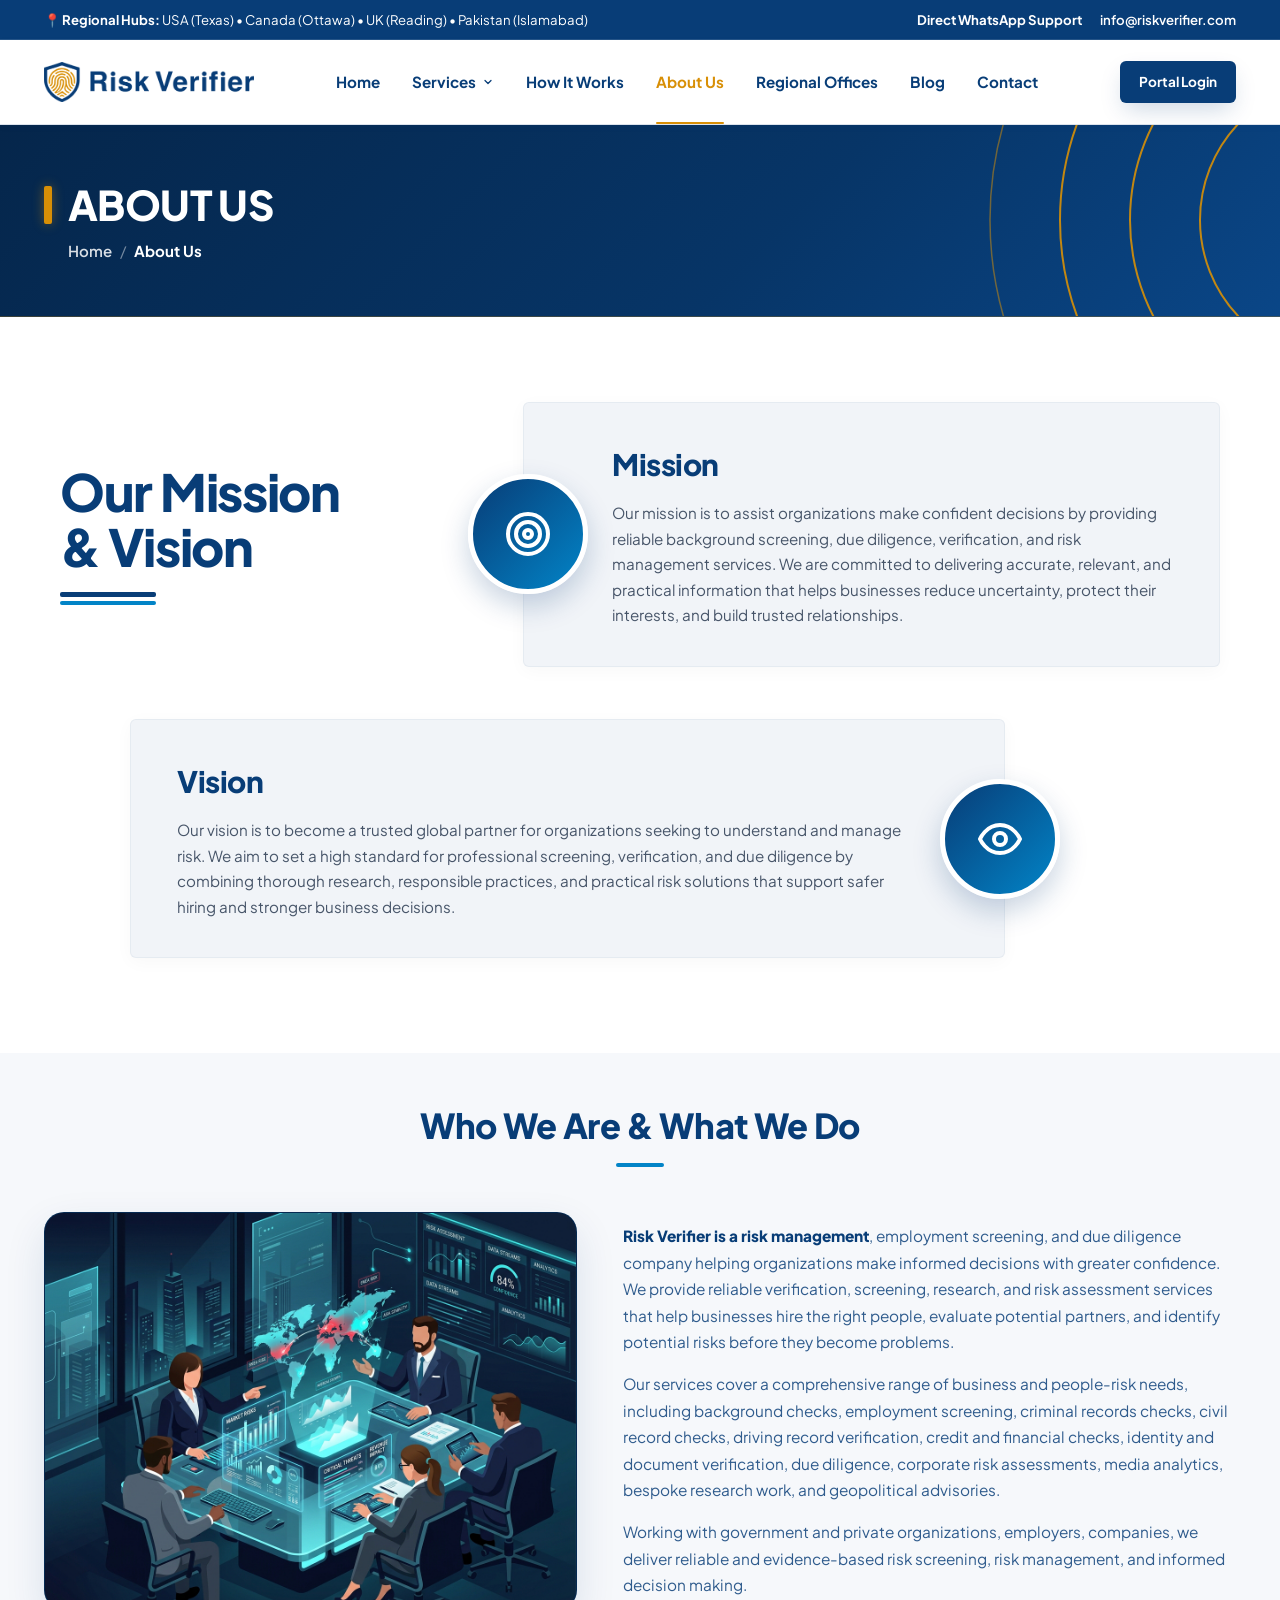
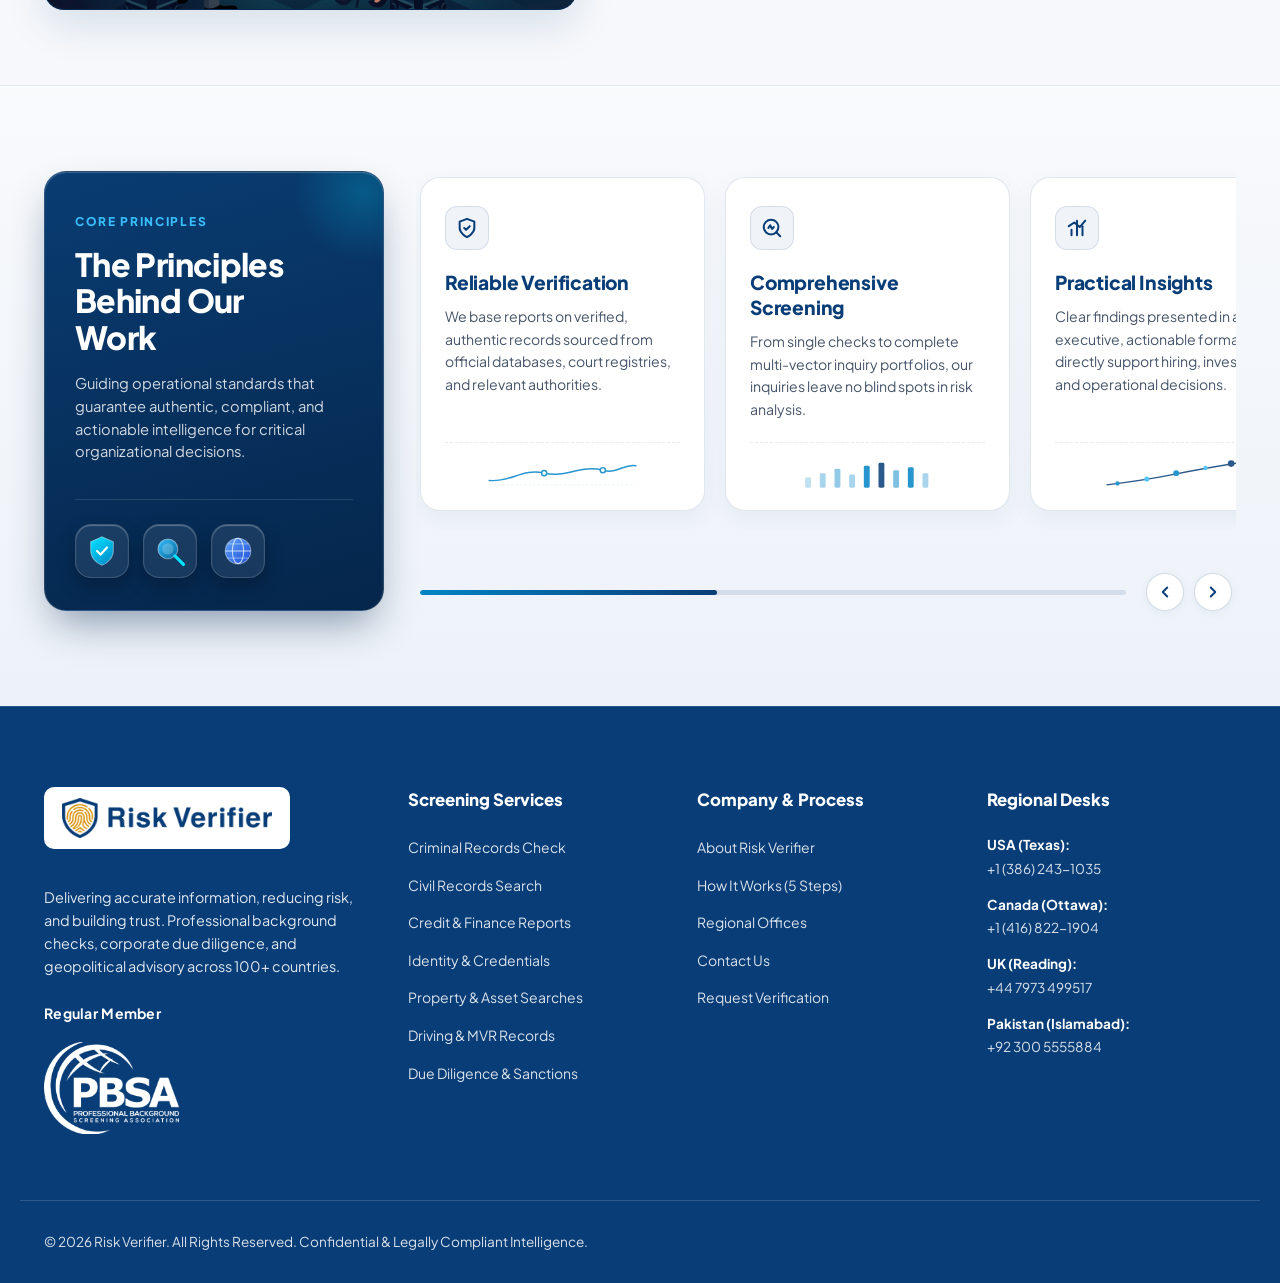
<file: about.html>
<!DOCTYPE html>
<html lang="en">
<head>
  <meta charset="UTF-8">
  <meta name="viewport" content="width=device-width, initial-scale=1.0">
  <title>About Us – Risk Verifier</title>
  <meta name="description" content="Learn about Risk Verifier, a trusted provider of international background checks, due diligence, and risk management solutions across 100+ countries.">
  <link rel="preconnect" href="https://fonts.googleapis.com">
  <link rel="preconnect" href="https://fonts.gstatic.com" crossorigin>
  <link href="https://fonts.googleapis.com/css2?family=Plus+Jakarta+Sans:wght@400;500;600;700;800&family=Inter:wght@400;500;600;700&display=swap" rel="stylesheet">
  <link rel="stylesheet" href="css/style.css">
</head>
<body>

  <!-- Top Bar -->
  <aside class="top-bar">
    <div class="container top-bar-content">
      <div class="top-bar-offices">
        <span>📍 <strong>Regional Hubs:</strong> USA (Texas) • Canada (Ottawa) • UK (Reading) • Pakistan (Islamabad)</span>
      </div>
      <div class="top-bar-contact">
        <a href="https://wa.me/13862431035" target="_blank" class="top-bar-link whatsapp">Direct WhatsApp Support</a>
        <a href="mailto:info@riskverifier.com" class="top-bar-link">info@riskverifier.com</a>
      </div>
    </div>
  </aside>

  <!-- Header -->
  <header class="site-header">
    <div class="container nav-container">
      <a href="index.html" class="brand-logo" aria-label="Risk Verifier Home">
        <img src="assets/Logo.svg" alt="Risk Verifier" class="brand-logo-img">
      </a>

      <nav>
        <ul class="nav-menu" id="navMenu">
          <li><a href="index.html" class="nav-link">Home</a></li>
          <li class="has-dropdown mega-dropdown-parent">
            <a href="services.html" class="nav-link nav-link-dropdown-toggle" id="servicesDropdownToggle" aria-expanded="false" aria-haspopup="true">
              Services
              <svg class="nav-dropdown-arrow" width="12" height="12" viewBox="0 0 24 24" fill="none" stroke="currentColor" stroke-width="2.5" stroke-linecap="round" stroke-linejoin="round" aria-hidden="true"><polyline points="6 9 12 15 18 9"></polyline></svg>
            </a>
            <div class="mega-dropdown-menu" id="servicesMegaDropdown" role="region" aria-label="Services Menu">
  <div class="mega-dropdown-inner">
    <div class="mega-menu-top">
      <div><h3 class="mega-menu-heading">Our services</h3><p class="mega-menu-subheading">Find the information you need to make a confident decision.</p></div>
      <a class="mega-all-services" href="services.html">Explore all services <span aria-hidden="true">→</span></a>
    </div>
    <div class="mega-service-groups"><div class="mega-service-group"><h4 class="mega-group-title">Background screening</h4><ul class="mega-service-list"><li><a href="services.html#criminal-records" class="mega-service-card"><span class="mega-card-title">Criminal Records Check</span><span class="mega-link-arrow" aria-hidden="true">↗</span></a></li>
<li><a href="services.html#civil-records" class="mega-service-card"><span class="mega-card-title">Civil Records Search</span><span class="mega-link-arrow" aria-hidden="true">↗</span></a></li>
<li><a href="services.html#vital-records" class="mega-service-card"><span class="mega-card-title">Vital Records Check</span><span class="mega-link-arrow" aria-hidden="true">↗</span></a></li>
<li><a href="services.html#driving-records" class="mega-service-card"><span class="mega-card-title">Driving &amp; Motor Vehicle Records (MVR)</span><span class="mega-link-arrow" aria-hidden="true">↗</span></a></li></ul></div><div class="mega-service-group"><h4 class="mega-group-title">Verification &amp; records</h4><ul class="mega-service-list"><li><a href="services.html#credit-finance" class="mega-service-card"><span class="mega-card-title">Credit &amp; Finance Reports</span><span class="mega-link-arrow" aria-hidden="true">↗</span></a></li>
<li><a href="services.html#identity-credentials" class="mega-service-card"><span class="mega-card-title">Identity &amp; Credentials Verification</span><span class="mega-link-arrow" aria-hidden="true">↗</span></a></li>
<li><a href="services.html#property-asset" class="mega-service-card"><span class="mega-card-title">Property &amp; Asset Searches</span><span class="mega-link-arrow" aria-hidden="true">↗</span></a></li>
<li><a href="services.html#verifications-references" class="mega-service-card"><span class="mega-card-title">Verifications &amp; References</span><span class="mega-link-arrow" aria-hidden="true">↗</span></a></li></ul></div><div class="mega-service-group"><h4 class="mega-group-title">Intelligence &amp; advisory</h4><ul class="mega-service-list"><li><a href="services.html#due-diligence" class="mega-service-card"><span class="mega-card-title">Due Diligence</span><span class="mega-link-arrow" aria-hidden="true">↗</span></a></li>
<li><a href="services.html#media-analytics" class="mega-service-card"><span class="mega-card-title">Media Analytics</span><span class="mega-link-arrow" aria-hidden="true">↗</span></a></li>
<li><a href="services.html#bespoke-research" class="mega-service-card"><span class="mega-card-title">Bespoke Research</span><span class="mega-link-arrow" aria-hidden="true">↗</span></a></li>
<li><a href="services.html#geopolitical-advisory" class="mega-service-card"><span class="mega-card-title">Geopolitical Advisory</span><span class="mega-link-arrow" aria-hidden="true">↗</span></a></li></ul></div></div>
  </div>
</div>
          </li>
          <li><a href="how-it-works.html" class="nav-link">How It Works</a></li>
          <li><a href="about.html" class="nav-link active">About Us</a></li>
          <li><a href="index.html#offices" class="nav-link">Regional Offices</a></li>
          <li><a href="blog.html" class="nav-link">Blog</a></li>
          <li><a href="contact.html" class="nav-link">Contact</a></li>
        </ul>
      </nav>

      <div class="nav-actions">
        <a href="login.html" class="btn btn-primary btn-sm">Portal Login</a>
        <button class="mobile-toggle" id="mobileNavToggle" aria-label="Toggle navigation menu">
          <svg width="24" height="24" viewBox="0 0 24 24" fill="none" stroke="currentColor" stroke-width="2"><line x1="3" y1="12" x2="21" y2="12"></line><line x1="3" y1="6" x2="21" y2="6"></line><line x1="3" y1="18" x2="21" y2="18"></line></svg>
        </button>
      </div>
    </div>
  </header>

  <main>
<!-- Page Header Banner (Navy Blue with Gold Rings & Accent Bar) -->
    <section class="vector-header-banner page-header-banner" aria-label="Page Header">
      <div class="banner-gold-rings" aria-hidden="true">
        <svg viewBox="0 0 500 500" fill="none" xmlns="http://www.w3.org/2000/svg" class="banner-gold-rings-svg">
          <circle cx="480" cy="250" r="140" stroke="#D88F06" stroke-width="2" stroke-opacity="0.9" />
          <circle cx="480" cy="250" r="210" stroke="#D88F06" stroke-width="2" stroke-opacity="0.9" />
          <circle cx="480" cy="250" r="280" stroke="#D88F06" stroke-width="2" stroke-opacity="0.9" />
          <circle cx="480" cy="250" r="350" stroke="#D88F06" stroke-width="1.5" stroke-opacity="0.5" />
        </svg>
      </div>

      <div class="container banner-inner-container">
        <div class="banner-title-row">
          <span class="banner-gold-bar" aria-hidden="true"></span>
          <h1 class="page-banner-title">
            <span class="ribbon-text">ABOUT US</span>
          </h1>
        </div>
        <div class="banner-breadcrumbs">
          <a href="index.html">Home</a> <span class="sep">/</span> <span class="current">About Us</span>
        </div>
      </div>
    </section>

    <!-- Our Mission & Vision Section (Matching Reference Design) -->
    <section class="about-mission-vision-section">
      <div class="container">
        <div class="mv-grid-layout">
          
          <!-- Top Row: Title on Left, Mission Card on Right -->
          <div class="mv-top-row">
            <!-- Left: Title Block -->
            <div class="mv-title-block">
              <h2 class="mv-heading">Our Mission<br>&amp; Vision</h2>
              <div class="mv-accent-bars">
                <span class="mv-bar-navy"></span>
                <span class="mv-bar-cyan"></span>
              </div>
            </div>

            <!-- Right: Mission Card (Icon on Left, Text on Right) -->
            <div class="mv-card mv-card-mission">
              <div class="mv-circle-wrap" title="Our Mission">
                <svg width="46" height="46" viewBox="0 0 24 24" fill="none" stroke="currentColor" stroke-width="2" stroke-linecap="round" stroke-linejoin="round">
                  <circle cx="12" cy="12" r="10"></circle>
                  <circle cx="12" cy="12" r="6"></circle>
                  <circle cx="12" cy="12" r="2"></circle>
                </svg>
              </div>
              <div class="mv-card-body">
                <h3 class="mv-card-title">Mission</h3>
                <p class="mv-card-desc">
                  Our mission is to assist organizations make confident decisions by providing reliable background screening, due diligence, verification, and risk management services. We are committed to delivering accurate, relevant, and practical information that helps businesses reduce uncertainty, protect their interests, and build trusted relationships.
                </p>
              </div>
            </div>
          </div>

          <!-- Bottom Row: Vision Card (Text on Left, Icon on Right) -->
          <div class="mv-bottom-row">
            <div class="mv-card mv-card-vision">
              <div class="mv-card-body">
                <h3 class="mv-card-title">Vision</h3>
                <p class="mv-card-desc">
                  Our vision is to become a trusted global partner for organizations seeking to understand and manage risk. We aim to set a high standard for professional screening, verification, and due diligence by combining thorough research, responsible practices, and practical risk solutions that support safer hiring and stronger business decisions.
                </p>
              </div>
              <div class="mv-circle-wrap" title="Our Vision">
                <svg width="46" height="46" viewBox="0 0 24 24" fill="none" stroke="currentColor" stroke-width="2" stroke-linecap="round" stroke-linejoin="round">
                  <path d="M2 12s3-7 10-7 10 7 10 7-3 7-10 7-10-7-10-7Z"></path>
                  <circle cx="12" cy="12" r="3"></circle>
                </svg>
              </div>
            </div>
          </div>

        </div>
      </div>
    </section>

    <!-- Who We Are & What We Do -->
    <section class="about-who-section">
      <div class="container">
        <div class="about-who-title-wrap">
          <h2 class="about-who-title">Who We Are & What We Do</h2>
          <div class="about-title-underline"></div>
        </div>

        <div class="about-who-grid">
          <!-- Left: High-Tech Intelligence Image -->
          <div class="about-image-card">
            <img src="assets/about-team.jpg" alt="Risk Verifier Corporate Intelligence Analysts" class="about-team-image">
          </div>

          <!-- Right: Text Content -->
          <div class="about-who-content">
            <p class="about-who-p">
              <strong>Risk Verifier is a risk management</strong>, employment screening, and due diligence company helping organizations make informed decisions with greater confidence. We provide reliable verification, screening, research, and risk assessment services that help businesses hire the right people, evaluate potential partners, and identify potential risks before they become problems.
            </p>
            <p class="about-who-p">
              Our services cover a comprehensive range of business and people-risk needs, including background checks, employment screening, criminal records checks, civil record checks, driving record verification, credit and financial checks, identity and document verification, due diligence, corporate risk assessments, media analytics, bespoke research work, and geopolitical advisories.
            </p>
            <p class="about-who-p">
              Working with government and private organizations, employers, companies, we deliver reliable and evidence-based risk screening, risk management, and informed decision making.
            </p>
          </div>
        </div>
      </div>
    </section>

    <!-- The Principles Behind Our Work - Interactive Hero Panel & Horizontal Carousel -->
    <section class="about-principles-section" id="principles-carousel-section">
      <div class="container">
        <div class="principles-layout">
          <!-- Left: Fixed/Hero Blue Panel matching reference image -->
          <div class="principles-hero-panel">
            <div class="principles-hero-top">
              <span class="principles-hero-badge">Core Principles</span>
              <h2 class="principles-hero-title">
                The Principles<br>
                Behind Our<br>
                Work
              </h2>
              <p class="principles-hero-subtitle">
                Guiding operational standards that guarantee authentic, compliant, and actionable intelligence for critical organizational decisions.
              </p>
            </div>

            <!-- Bottom 3D Security Isometric Badges matching reference screenshot -->
            <div class="principles-hero-badges" aria-hidden="true">
              <!-- Shield Isometric -->
              <div class="hero-3d-badge" title="Verified Security">
                <svg viewBox="0 0 48 48" fill="none" class="badge-3d-svg">
                  <path d="M24 4L8 11V23C8 32.5 14.8 41.3 24 44C33.2 41.3 40 32.5 40 23V11L24 4Z" fill="url(#heroShieldGrad)" stroke="rgba(255,255,255,0.4)" stroke-width="1.5" />
                  <path d="M17 24L22 29L31 19" stroke="#ffffff" stroke-width="3" stroke-linecap="round" stroke-linejoin="round" />
                  <defs>
                    <linearGradient id="heroShieldGrad" x1="8" y1="4" x2="40" y2="44" gradientUnits="userSpaceOnUse">
                      <stop stop-color="#00e5ff" />
                      <stop offset="1" stop-color="#0284c7" />
                    </linearGradient>
                  </defs>
                </svg>
              </div>

              <!-- Search Node Isometric -->
              <div class="hero-3d-badge" title="Direct Investigation">
                <svg viewBox="0 0 48 48" fill="none" class="badge-3d-svg">
                  <circle cx="21" cy="21" r="14" fill="url(#heroSearchGrad)" stroke="rgba(255,255,255,0.4)" stroke-width="1.5" />
                  <circle cx="21" cy="21" r="8" fill="rgba(255,255,255,0.2)" />
                  <line x1="31" y1="31" x2="43" y2="43" stroke="#00e5ff" stroke-width="4.5" stroke-linecap="round" />
                  <defs>
                    <linearGradient id="heroSearchGrad" x1="7" y1="7" x2="35" y2="35" gradientUnits="userSpaceOnUse">
                      <stop stop-color="#38bdf8" />
                      <stop offset="1" stop-color="#0369a1" />
                    </linearGradient>
                  </defs>
                </svg>
              </div>

              <!-- Global Grid Isometric -->
              <div class="hero-3d-badge" title="Global Scope">
                <svg viewBox="0 0 48 48" fill="none" class="badge-3d-svg">
                  <circle cx="24" cy="24" r="18" fill="url(#heroGlobeGrad)" stroke="rgba(255,255,255,0.4)" stroke-width="1.5" />
                  <ellipse cx="24" cy="24" rx="8" ry="18" stroke="rgba(255,255,255,0.7)" stroke-width="1.5" />
                  <line x1="6" y1="24" x2="42" y2="24" stroke="rgba(255,255,255,0.7)" stroke-width="1.5" />
                  <line x1="9" y1="14" x2="39" y2="14" stroke="rgba(255,255,255,0.5)" stroke-width="1.2" />
                  <line x1="9" y1="34" x2="39" y2="34" stroke="rgba(255,255,255,0.5)" stroke-width="1.2" />
                  <defs>
                    <linearGradient id="heroGlobeGrad" x1="6" y1="6" x2="42" y2="42" gradientUnits="userSpaceOnUse">
                      <stop stop-color="#60a5fa" />
                      <stop offset="1" stop-color="#1d4ed8" />
                    </linearGradient>
                  </defs>
                </svg>
              </div>
            </div>
          </div>

          <!-- Right: Horizontal Carousel Container with Track & Controls -->
          <div class="principles-carousel-wrapper">
            <!-- Scroll Viewport (Mouse drag, wheel, touch enabled) -->
            <div class="principles-carousel-viewport" id="principlesViewport" tabindex="0" role="region" aria-label="Principles Carousel">
              <div class="principles-carousel-track" id="principlesTrack">
                <!-- Card 1: Reliable Verification -->
                <div class="principle-carousel-card">
                  <div class="principle-card-icon">
                    <svg width="22" height="22" viewBox="0 0 24 24" fill="none" stroke="currentColor" stroke-width="2.2" stroke-linecap="round" stroke-linejoin="round">
                      <path d="M12 22s8-4 8-10V5l-8-3-8 3v7c0 6 8 10 8 10z"></path>
                      <polyline points="9 12 11 14 15 10"></polyline>
                    </svg>
                  </div>
                  <h3 class="principle-card-title">Reliable Verification</h3>
                  <p class="principle-card-desc">
                    We base reports on verified, authentic records sourced from official databases, court registries, and relevant authorities.
                  </p>
                  <!-- Bottom Tech Telemetry Waveform matching reference image -->
                  <div class="principle-card-chart" aria-hidden="true">
                    <svg viewBox="0 0 200 45" fill="none" class="chart-mini-svg">
                      <path d="M0 32 C30 35, 45 15, 75 22 C105 29, 125 10, 155 18 C175 24, 185 8, 200 12" stroke="#0284c7" stroke-width="2" stroke-linecap="round" />
                      <circle cx="75" cy="22" r="3.5" fill="#ffffff" stroke="#0284c7" stroke-width="2" />
                      <circle cx="155" cy="18" r="3.5" fill="#ffffff" stroke="#0284c7" stroke-width="2" />
                      <path d="M0 38 L200 38" stroke="rgba(2, 132, 199, 0.2)" stroke-dasharray="3 3" />
                    </svg>
                  </div>
                </div>

                <!-- Card 2: Comprehensive Screening -->
                <div class="principle-carousel-card">
                  <div class="principle-card-icon">
                    <svg width="22" height="22" viewBox="0 0 24 24" fill="none" stroke="currentColor" stroke-width="2.2" stroke-linecap="round" stroke-linejoin="round">
                      <circle cx="11" cy="11" r="8"></circle>
                      <line x1="21" y1="21" x2="16.65" y2="16.65"></line>
                      <path d="M8 12l2-3 2 4 2-2"></path>
                    </svg>
                  </div>
                  <h3 class="principle-card-title">Comprehensive Screening</h3>
                  <p class="principle-card-desc">
                    From single checks to complete multi-vector inquiry portfolios, our inquiries leave no blind spots in risk analysis.
                  </p>
                  <!-- Bottom Bar Telemetry matching reference image -->
                  <div class="principle-card-chart" aria-hidden="true">
                    <svg viewBox="0 0 200 45" fill="none" class="chart-mini-svg">
                      <rect x="15" y="28" width="8" height="14" rx="2" fill="rgba(2,132,199,0.3)" />
                      <rect x="35" y="22" width="8" height="20" rx="2" fill="rgba(2,132,199,0.4)" />
                      <rect x="55" y="16" width="8" height="26" rx="2" fill="rgba(2,132,199,0.5)" />
                      <rect x="75" y="24" width="8" height="18" rx="2" fill="rgba(2,132,199,0.4)" />
                      <rect x="95" y="12" width="8" height="30" rx="2" fill="#0284c7" />
                      <rect x="115" y="8" width="8" height="34" rx="2" fill="#083d77" />
                      <rect x="135" y="18" width="8" height="24" rx="2" fill="rgba(2,132,199,0.6)" />
                      <rect x="155" y="14" width="8" height="28" rx="2" fill="#0284c7" />
                      <rect x="175" y="22" width="8" height="20" rx="2" fill="rgba(2,132,199,0.4)" />
                    </svg>
                  </div>
                </div>

                <!-- Card 3: Practical Insights -->
                <div class="principle-carousel-card">
                  <div class="principle-card-icon">
                    <svg width="22" height="22" viewBox="0 0 24 24" fill="none" stroke="currentColor" stroke-width="2.2" stroke-linecap="round" stroke-linejoin="round">
                      <line x1="18" y1="20" x2="18" y2="10"></line>
                      <line x1="12" y1="20" x2="12" y2="4"></line>
                      <line x1="6" y1="20" x2="6" y2="14"></line>
                      <path d="M3 10l6-4 6 5 6-7"></path>
                    </svg>
                  </div>
                  <h3 class="principle-card-title">Practical Insights</h3>
                  <p class="principle-card-desc">
                    Clear findings presented in an executive, actionable format to directly support hiring, investment, and operational decisions.
                  </p>
                  <!-- Bottom Scatter Trend Line matching reference image -->
                  <div class="principle-card-chart" aria-hidden="true">
                    <svg viewBox="0 0 200 45" fill="none" class="chart-mini-svg">
                      <path d="M10 38 Q60 32, 100 24 T190 8" stroke="#083d77" stroke-width="2" fill="none" />
                      <circle cx="25" cy="36" r="3" fill="#0284c7" />
                      <circle cx="65" cy="30" r="3.5" fill="#38bdf8" />
                      <circle cx="105" cy="22" r="4" fill="#0284c7" />
                      <circle cx="145" cy="15" r="3" fill="#38bdf8" />
                      <circle cx="180" cy="9" r="4.5" fill="#083d77" />
                    </svg>
                  </div>
                </div>

                <!-- Card 4: Strict Confidentiality -->
                <div class="principle-carousel-card">
                  <div class="principle-card-icon">
                    <svg width="22" height="22" viewBox="0 0 24 24" fill="none" stroke="currentColor" stroke-width="2.2" stroke-linecap="round" stroke-linejoin="round">
                      <rect x="3" y="11" width="18" height="11" rx="2" ry="2"></rect>
                      <path d="M7 11V7a5 5 0 0 1 10 0v4"></path>
                    </svg>
                  </div>
                  <h3 class="principle-card-title">Strict Confidentiality</h3>
                  <p class="principle-card-desc">
                    We handle client and subject data with utmost security, strict encryption, and in strict compliance with global privacy regulations.
                  </p>
                  <!-- Bottom Cryptographic Wave matching reference image -->
                  <div class="principle-card-chart" aria-hidden="true">
                    <svg viewBox="0 0 200 45" fill="none" class="chart-mini-svg">
                      <path d="M5 25 Q35 5, 65 25 T125 25 T185 25" stroke="#0284c7" stroke-width="2" stroke-dasharray="4 2" />
                      <circle cx="65" cy="25" r="4" fill="#083d77" />
                      <circle cx="125" cy="25" r="4" fill="#0284c7" />
                      <circle cx="185" cy="25" r="4" fill="#083d77" />
                    </svg>
                  </div>
                </div>

                <!-- Card 5: Business-Focused Approach -->
                <div class="principle-carousel-card">
                  <div class="principle-card-icon">
                    <svg width="22" height="22" viewBox="0 0 24 24" fill="none" stroke="currentColor" stroke-width="2.2" stroke-linecap="round" stroke-linejoin="round">
                      <rect x="2" y="7" width="20" height="14" rx="2" ry="2"></rect>
                      <path d="M16 7V5a2 2 0 0 0-2-2h-4a2 2 0 0 0-2 2v2"></path>
                      <line x1="12" y1="12" x2="12.01" y2="12"></line>
                    </svg>
                  </div>
                  <h3 class="principle-card-title">Business-Focused Approach</h3>
                  <p class="principle-card-desc">
                    Our solutions are designed around real-world business needs and commercial risk thresholds, not just data collection.
                  </p>
                  <!-- Bottom Strategy Trend Line -->
                  <div class="principle-card-chart" aria-hidden="true">
                    <svg viewBox="0 0 200 45" fill="none" class="chart-mini-svg">
                      <path d="M10 35 L50 25 L90 28 L130 15 L170 18 L195 6" stroke="#083d77" stroke-width="2" stroke-linecap="round" />
                      <circle cx="50" cy="25" r="3.5" fill="#0284c7" />
                      <circle cx="130" cy="15" r="3.5" fill="#0284c7" />
                      <circle cx="195" cy="6" r="4" fill="#083d77" />
                    </svg>
                  </div>
                </div>

                <!-- Card 6: Global Jurisdiction Scope -->
                <div class="principle-carousel-card">
                  <div class="principle-card-icon">
                    <svg width="22" height="22" viewBox="0 0 24 24" fill="none" stroke="currentColor" stroke-width="2.2" stroke-linecap="round" stroke-linejoin="round">
                      <circle cx="12" cy="12" r="10"></circle>
                      <line x1="2" y1="12" x2="22" y2="12"></line>
                      <path d="M12 2a15.3 15.3 0 0 1 4 10 15.3 15.3 0 0 1-4 10 15.3 15.3 0 0 1-4-10 15.3 15.3 0 0 1 4-10z"></path>
                    </svg>
                  </div>
                  <h3 class="principle-card-title">Global Jurisdiction Scope</h3>
                  <p class="principle-card-desc">
                    Active screening footprint across 100+ countries with localized expertise and on-the-ground capability.
                  </p>
                  <!-- Bottom Global Nodes -->
                  <div class="principle-card-chart" aria-hidden="true">
                    <svg viewBox="0 0 200 45" fill="none" class="chart-mini-svg">
                      <path d="M10 24 Q50 6, 100 24 T190 24" stroke="#0284c7" stroke-width="2" />
                      <circle cx="35" cy="16" r="3.5" fill="#38bdf8" />
                      <circle cx="100" cy="24" r="4.5" fill="#083d77" />
                      <circle cx="165" cy="16" r="3.5" fill="#38bdf8" />
                    </svg>
                  </div>
                </div>
              </div>
            </div>

            <!-- Bottom Progress Track & Navigation Arrows matching reference screenshot -->
            <div class="principles-carousel-controls">
              <div class="carousel-progress-track">
                <div class="carousel-progress-thumb" id="principlesProgressThumb"></div>
              </div>
              <div class="carousel-nav-arrows">
                <button type="button" class="carousel-arrow-btn" id="principlesPrevBtn" aria-label="Previous Slide">
                  <svg width="18" height="18" viewBox="0 0 24 24" fill="none" stroke="currentColor" stroke-width="2.5" stroke-linecap="round" stroke-linejoin="round">
                    <polyline points="15 18 9 12 15 6"></polyline>
                  </svg>
                </button>
                <button type="button" class="carousel-arrow-btn" id="principlesNextBtn" aria-label="Next Slide">
                  <svg width="18" height="18" viewBox="0 0 24 24" fill="none" stroke="currentColor" stroke-width="2.5" stroke-linecap="round" stroke-linejoin="round">
                    <polyline points="9 18 15 12 9 6"></polyline>
                  </svg>
                </button>
              </div>
            </div>
          </div>
        </div>
      </div>
    </section>
  </main>

  <!-- Corporate Footer -->
  <footer class="site-footer">
    <div class="container footer-grid">
      <div class="footer-brand">
        <div class="footer-logo-wrap">
          <img src="assets/Logo.svg" alt="Risk Verifier" class="brand-logo-img">
        </div>
        <p>
          Delivering accurate information, reducing risk, and building trust. Professional background checks, corporate due diligence, and geopolitical advisory across 100+ countries.
        </p>
        <div style="font-size:0.88rem; color:#ffffff; font-weight:700; margin-bottom:8px; letter-spacing:0.02em;">Regular Member</div>
        <div class="footer-accreditation">
          <div class="footer-pbsa-badge">
            <img src="assets/pbsa-logo-white.png" alt="PBSA - Professional Background Screening Association">
          </div>
        </div>
      </div>

      <div>
        <h4 class="footer-title">Screening Services</h4>
        <ul class="footer-links">
          <li><a href="services.html">Criminal Records Check</a></li>
          <li><a href="services.html">Civil Records Search</a></li>
          <li><a href="services.html">Credit & Finance Reports</a></li>
          <li><a href="services.html">Identity & Credentials</a></li>
          <li><a href="services.html">Property & Asset Searches</a></li>
          <li><a href="services.html">Driving & MVR Records</a></li>
          <li><a href="services.html">Due Diligence & Sanctions</a></li>
        </ul>
      </div>

      <div>
        <h4 class="footer-title">Company & Process</h4>
        <ul class="footer-links">
          <li><a href="about.html">About Risk Verifier</a></li>
          <li><a href="how-it-works.html">How It Works (5 Steps)</a></li>
          <li><a href="index.html#offices">Regional Offices</a></li>
          <li><a href="contact.html">Contact Us</a></li>
          <li><a href="index.html#quote-form-section">Request Verification</a></li>
        </ul>
      </div>

      <div>
        <h4 class="footer-title">Regional Desks</h4>
        <div class="footer-offices-list">
          <div class="footer-office-item">
            <strong>USA (Texas):</strong>
            <a href="tel:+13862431035">+1 (386) 243-1035</a>
          </div>
          <div class="footer-office-item">
            <strong>Canada (Ottawa):</strong>
            <a href="tel:+14168221904">+1 (416) 822-1904</a>
          </div>
          <div class="footer-office-item">
            <strong>UK (Reading):</strong>
            <a href="tel:+447973499517">+44 7973 499517</a>
          </div>
          <div class="footer-office-item">
            <strong>Pakistan (Islamabad):</strong>
            <a href="tel:+923005555884">+92 300 5555884</a>
          </div>
        </div>
      </div>
    </div>

    <div class="container footer-bottom">
      <div>© 2026 Risk Verifier. All Rights Reserved. Confidential & Legally Compliant Intelligence.</div>
    </div>
  </footer>

  <script src="js/main.js"></script>
</body>
</html>
</file>
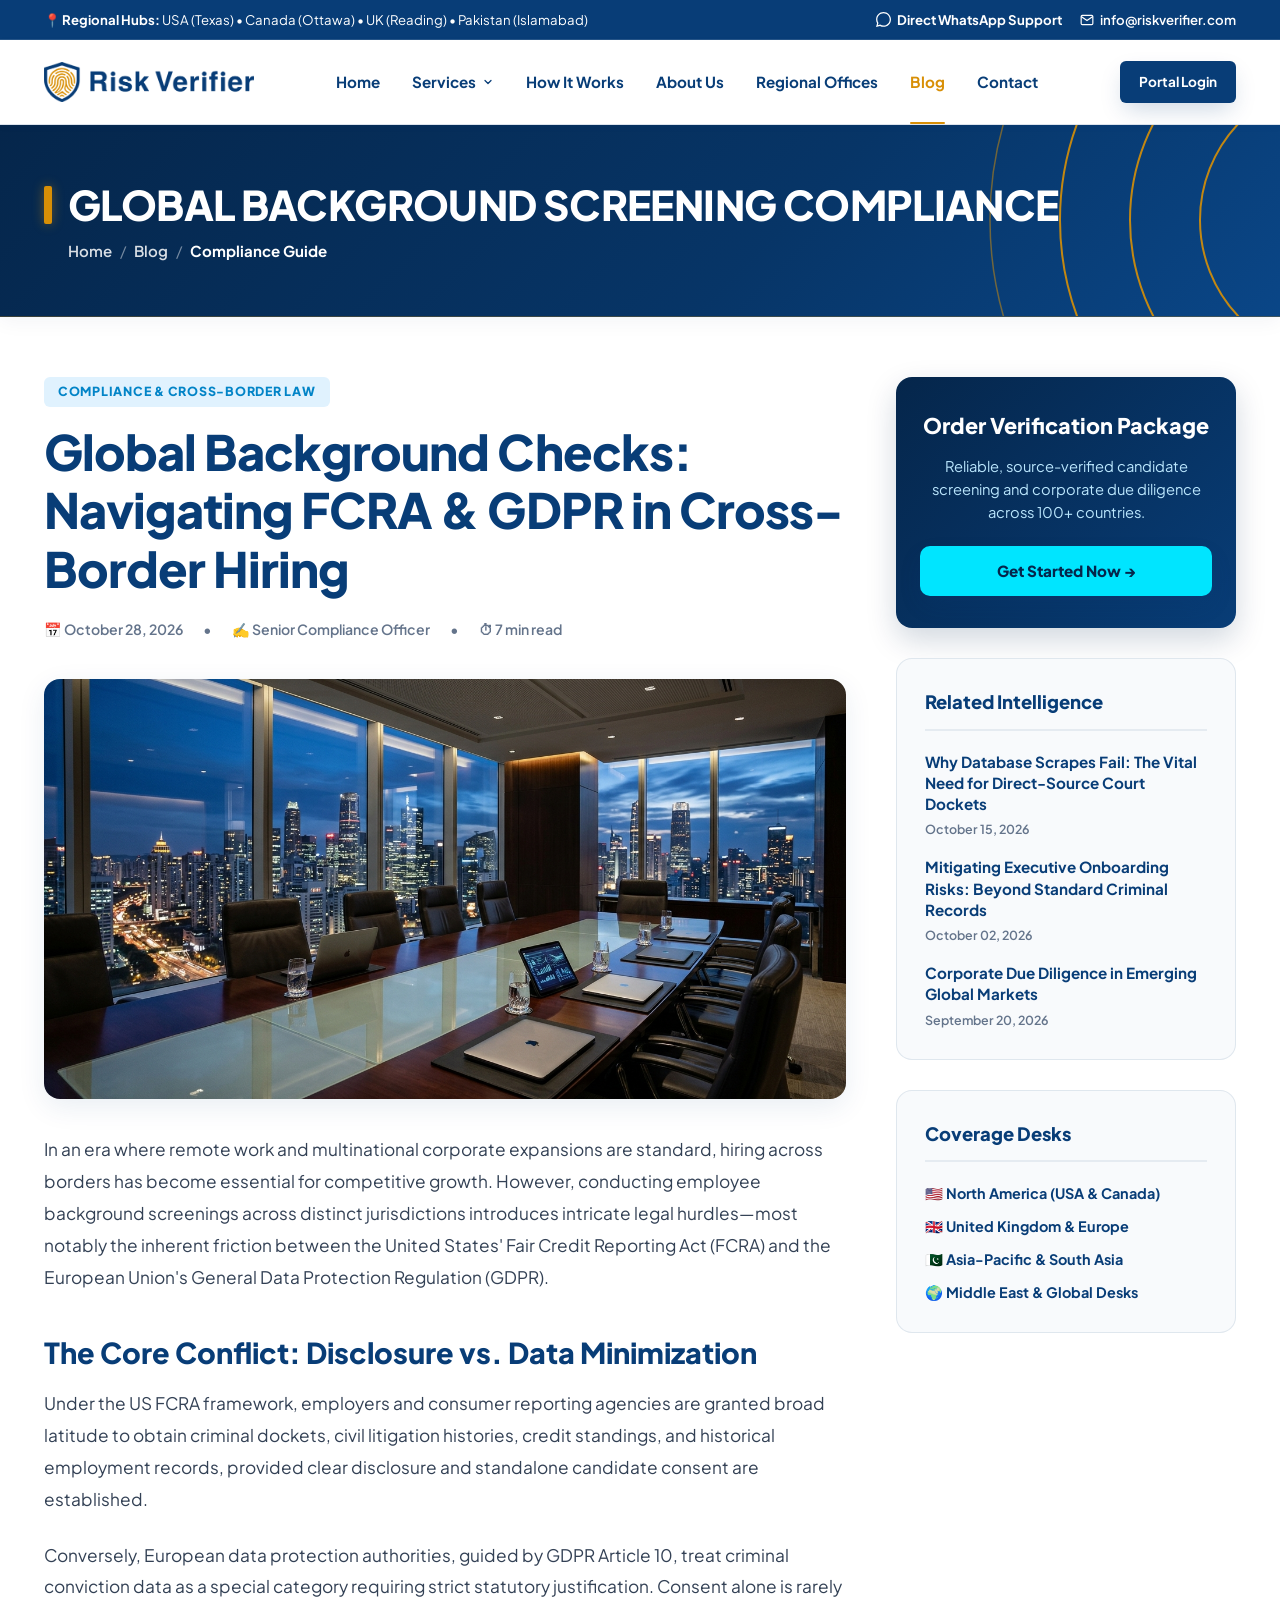
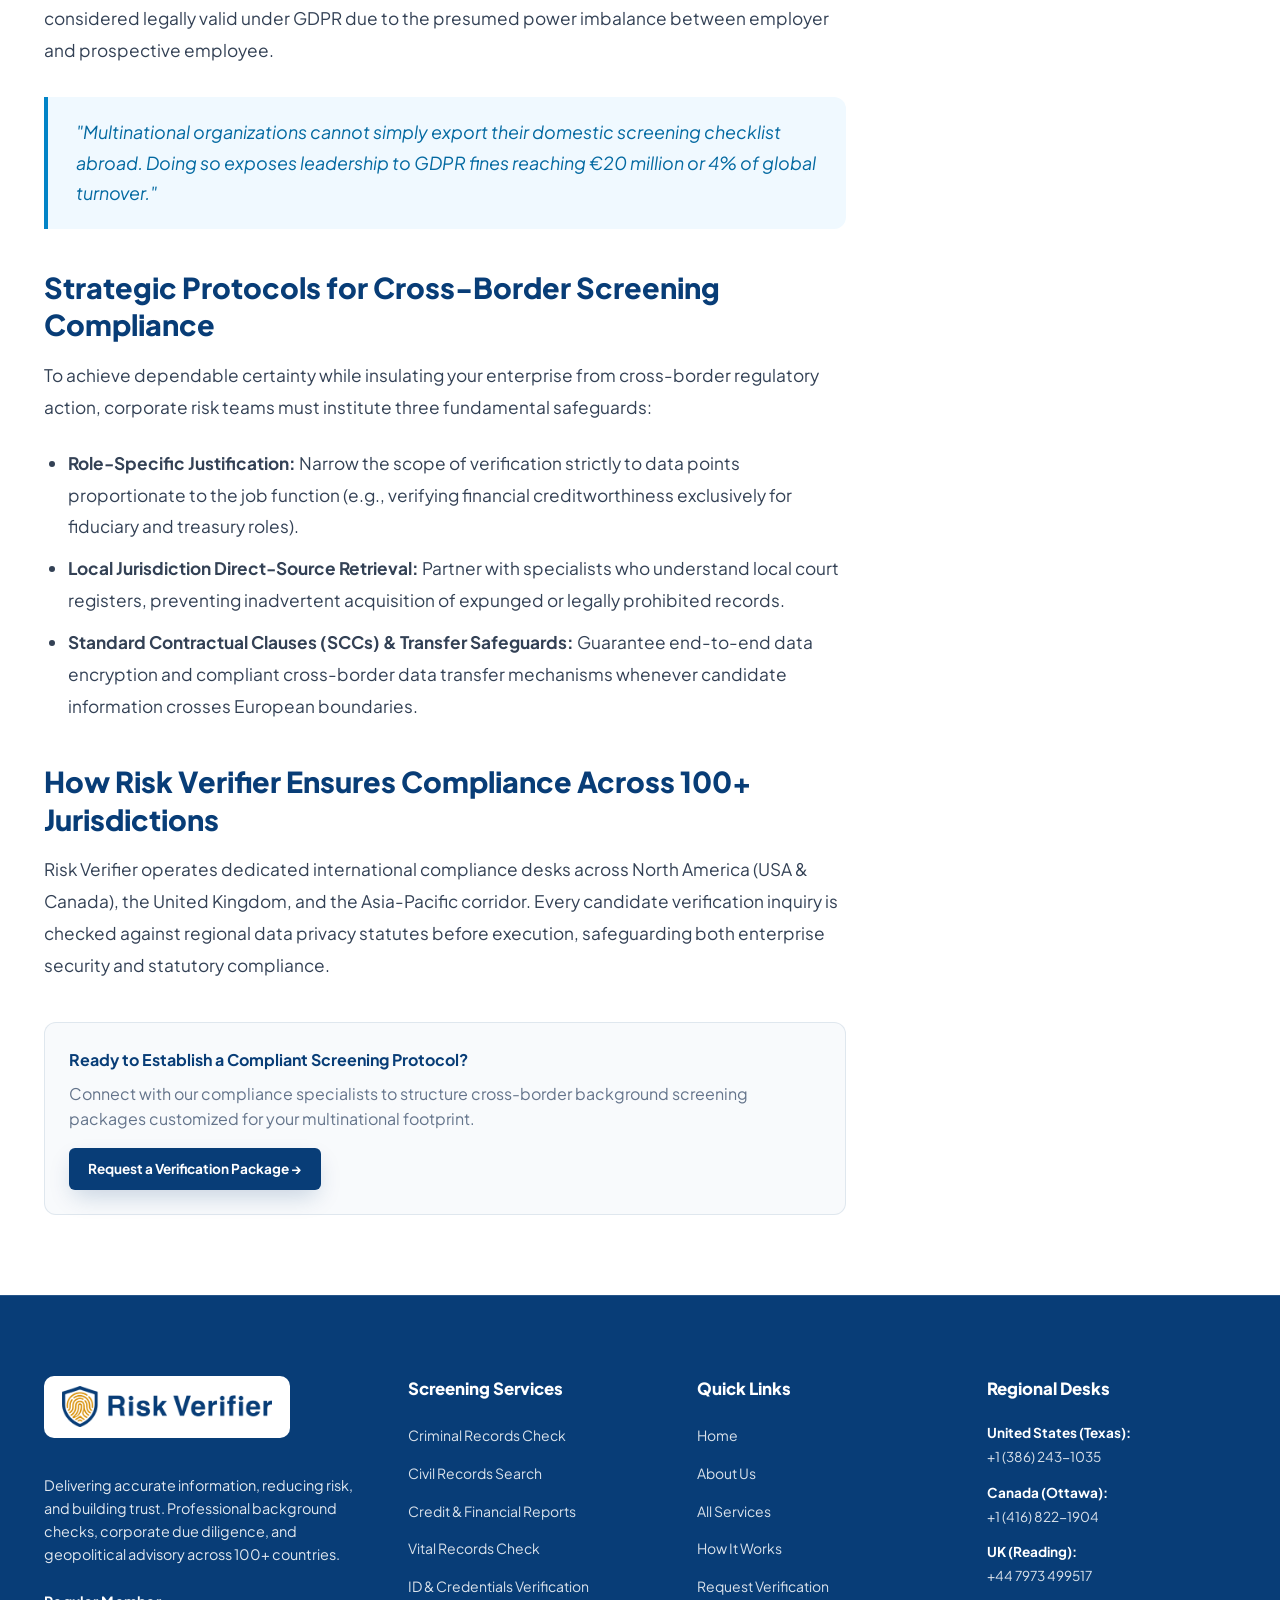
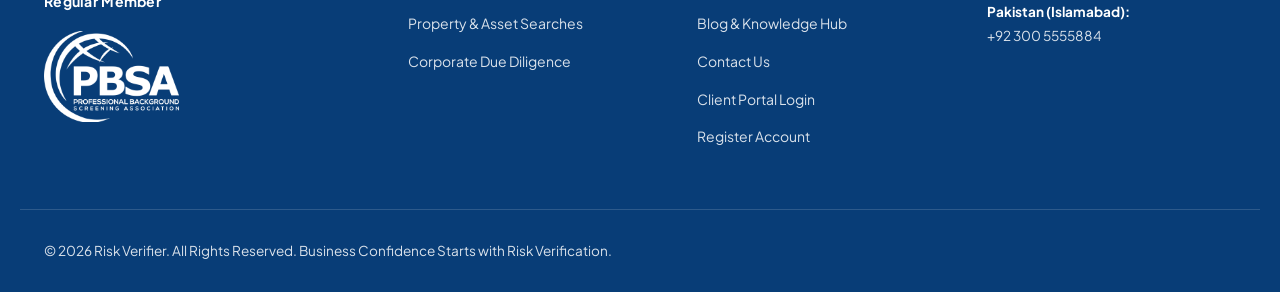
<file: blog-single-1.html>
<!DOCTYPE html>
<html lang="en">
<head>
  <meta charset="UTF-8">
  <meta name="viewport" content="width=device-width, initial-scale=1.0">
  <meta name="description" content="Discover how multinational organizations navigate conflicting data privacy frameworks while conducting legally sound background verifications across international boundaries.">
  <title>Global Background Checks: Navigating FCRA &amp; GDPR in Cross-Border Hiring – Risk Verifier</title>
  
  <link rel="preconnect" href="https://fonts.googleapis.com">
  <link rel="preconnect" href="https://fonts.gstatic.com" crossorigin>
  <link href="https://fonts.googleapis.com/css2?family=Plus+Jakarta+Sans:wght@400;500;600;700;800&family=Inter:wght@400;500;600;700&display=swap" rel="stylesheet">
  
  <link rel="stylesheet" href="css/style.css">
</head>
<body>

  <!-- Top Bar: Regional Offices & Rapid Support -->
  <aside class="top-bar" aria-label="Regional Offices & Direct Contacts">
    <div class="container top-bar-content">
      <div class="top-bar-offices">
        <span>📍 <strong>Regional Hubs:</strong> USA (Texas) • Canada (Ottawa) • UK (Reading) • Pakistan (Islamabad)</span>
      </div>
      <div class="top-bar-contact">
        <a href="https://wa.me/13862431035" target="_blank" class="top-bar-link whatsapp">
          <svg width="15" height="15" viewBox="0 0 24 24" fill="currentColor"><path d="M.057 24l1.687-6.163c-1.041-1.804-1.588-3.849-1.587-5.946.003-6.556 5.338-11.891 11.893-11.891 3.181.001 6.167 1.24 8.413 3.488 2.245 2.248 3.481 5.236 3.48 8.414-.003 6.557-5.338 11.892-11.893 11.892-1.99-.001-3.951-.5-5.688-1.448l-6.305 1.654zm6.597-3.807c1.676.995 3.276 1.591 5.392 1.592 5.448 0 9.886-4.434 9.889-9.885.002-5.462-4.415-9.89-9.881-9.892-5.452 0-9.887 4.434-9.889 9.884-.001 2.225.651 3.891 1.746 5.634l-.999 3.648 3.742-.981z"/></svg>
          Direct WhatsApp Support
        </a>
        <a href="mailto:info@riskverifier.com" class="top-bar-link">
          <svg width="14" height="14" viewBox="0 0 24 24" fill="none" stroke="currentColor" stroke-width="2"><path d="M4 4h16c1.1 0 2 .9 2 2v12c0 1.1-.9 2-2 2H4c-1.1 0-2-.9-2-2V6c0-1.1.9-2 2-2z"></path><polyline points="22,6 12,13 2,6"></polyline></svg>
          info@riskverifier.com
        </a>
      </div>
    </div>
  </aside>

  <!-- Main Navigation Header -->
  <header class="site-header">
    <div class="container nav-container">
      <a href="index.html" class="brand-logo" aria-label="Risk Verifier Home">
        <img src="assets/Logo.svg" alt="Risk Verifier" class="brand-logo-img">
      </a>

      <nav>
        <ul class="nav-menu" id="navMenu">
          <li><a href="index.html" class="nav-link ">Home</a></li>
          <li class="has-dropdown mega-dropdown-parent">
            <a href="services.html" class="nav-link nav-link-dropdown-toggle" id="servicesDropdownToggle" aria-expanded="false" aria-haspopup="true">
              Services
              <svg class="nav-dropdown-arrow" width="12" height="12" viewBox="0 0 24 24" fill="none" stroke="currentColor" stroke-width="2.5" stroke-linecap="round" stroke-linejoin="round" aria-hidden="true"><polyline points="6 9 12 15 18 9"></polyline></svg>
            </a>
            <div class="mega-dropdown-menu" id="servicesMegaDropdown" role="region" aria-label="Services Menu">
  <div class="mega-dropdown-inner">
    <div class="mega-menu-top">
      <div><h3 class="mega-menu-heading">Our services</h3><p class="mega-menu-subheading">Find the information you need to make a confident decision.</p></div>
      <a class="mega-all-services" href="services.html">Explore all services <span aria-hidden="true">→</span></a>
    </div>
    <div class="mega-service-groups"><div class="mega-service-group"><h4 class="mega-group-title">Background screening</h4><ul class="mega-service-list"><li><a href="services.html#criminal-records" class="mega-service-card"><span class="mega-card-title">Criminal Records Check</span><span class="mega-link-arrow" aria-hidden="true">↗</span></a></li>
<li><a href="services.html#civil-records" class="mega-service-card"><span class="mega-card-title">Civil Records Search</span><span class="mega-link-arrow" aria-hidden="true">↗</span></a></li>
<li><a href="services.html#vital-records" class="mega-service-card"><span class="mega-card-title">Vital Records Check</span><span class="mega-link-arrow" aria-hidden="true">↗</span></a></li>
<li><a href="services.html#driving-records" class="mega-service-card"><span class="mega-card-title">Driving &amp; Motor Vehicle Records (MVR)</span><span class="mega-link-arrow" aria-hidden="true">↗</span></a></li></ul></div><div class="mega-service-group"><h4 class="mega-group-title">Verification &amp; records</h4><ul class="mega-service-list"><li><a href="services.html#credit-finance" class="mega-service-card"><span class="mega-card-title">Credit &amp; Finance Reports</span><span class="mega-link-arrow" aria-hidden="true">↗</span></a></li>
<li><a href="services.html#identity-credentials" class="mega-service-card"><span class="mega-card-title">Identity &amp; Credentials Verification</span><span class="mega-link-arrow" aria-hidden="true">↗</span></a></li>
<li><a href="services.html#property-asset" class="mega-service-card"><span class="mega-card-title">Property &amp; Asset Searches</span><span class="mega-link-arrow" aria-hidden="true">↗</span></a></li>
<li><a href="services.html#verifications-references" class="mega-service-card"><span class="mega-card-title">Verifications &amp; References</span><span class="mega-link-arrow" aria-hidden="true">↗</span></a></li></ul></div><div class="mega-service-group"><h4 class="mega-group-title">Intelligence &amp; advisory</h4><ul class="mega-service-list"><li><a href="services.html#due-diligence" class="mega-service-card"><span class="mega-card-title">Due Diligence</span><span class="mega-link-arrow" aria-hidden="true">↗</span></a></li>
<li><a href="services.html#media-analytics" class="mega-service-card"><span class="mega-card-title">Media Analytics</span><span class="mega-link-arrow" aria-hidden="true">↗</span></a></li>
<li><a href="services.html#bespoke-research" class="mega-service-card"><span class="mega-card-title">Bespoke Research</span><span class="mega-link-arrow" aria-hidden="true">↗</span></a></li>
<li><a href="services.html#geopolitical-advisory" class="mega-service-card"><span class="mega-card-title">Geopolitical Advisory</span><span class="mega-link-arrow" aria-hidden="true">↗</span></a></li></ul></div></div>
  </div>
</div>
          </li>
          <li><a href="how-it-works.html" class="nav-link ">How It Works</a></li>
          <li><a href="about.html" class="nav-link ">About Us</a></li>
          <li><a href="index.html#offices" class="nav-link">Regional Offices</a></li>
          <li><a href="blog.html" class="nav-link active">Blog</a></li>
          <li><a href="contact.html" class="nav-link ">Contact</a></li>
        </ul>
      </nav>

      <div class="nav-actions">
        <a href="login.html" class="btn btn-primary btn-sm">Portal Login</a>
        <button class="mobile-toggle" id="mobileNavToggle" aria-label="Toggle navigation menu">
          <svg width="24" height="24" viewBox="0 0 24 24" fill="none" stroke="currentColor" stroke-width="2"><line x1="3" y1="12" x2="21" y2="12"></line><line x1="3" y1="6" x2="21" y2="6"></line><line x1="3" y1="18" x2="21" y2="18"></line></svg>
        </button>
      </div>
    </div>
  </header>

  <main>
<!-- Page Header Banner (Navy Blue with Gold Rings & Accent Bar) -->
    <section class="vector-header-banner page-header-banner" aria-label="Page Header">
      <div class="banner-gold-rings" aria-hidden="true">
        <svg viewBox="0 0 500 500" fill="none" xmlns="http://www.w3.org/2000/svg" class="banner-gold-rings-svg">
          <circle cx="480" cy="250" r="140" stroke="#D88F06" stroke-width="2" stroke-opacity="0.9" />
          <circle cx="480" cy="250" r="210" stroke="#D88F06" stroke-width="2" stroke-opacity="0.9" />
          <circle cx="480" cy="250" r="280" stroke="#D88F06" stroke-width="2" stroke-opacity="0.9" />
          <circle cx="480" cy="250" r="350" stroke="#D88F06" stroke-width="1.5" stroke-opacity="0.5" />
        </svg>
      </div>

      <div class="container banner-inner-container">
        <div class="banner-title-row">
          <span class="banner-gold-bar" aria-hidden="true"></span>
          <h1 class="page-banner-title">
            <span class="ribbon-text">GLOBAL BACKGROUND SCREENING COMPLIANCE</span>
          </h1>
        </div>
        <div class="banner-breadcrumbs">
          <a href="index.html">Home</a> <span class="sep">/</span> <a href="blog.html">Blog</a> <span class="sep">/</span> <span class="current">Compliance Guide</span>
        </div>
      </div>
    </section>

    <!-- Article Content -->
    <section class="blog-single-content-wrap">
      <div class="container">
        <div class="blog-single-grid">
          
          <!-- Main Article -->
          <article>
            <div style="margin-bottom: 24px;">
              <span class="blog-single-category">Compliance &amp; Cross-Border Law</span>
              <h1 class="blog-single-title">Global Background Checks: Navigating FCRA &amp; GDPR in Cross-Border Hiring</h1>
              <div class="blog-single-meta">
                <span>📅 October 28, 2026</span> • <span>✍️ Senior Compliance Officer</span> • <span>⏱ 7 min read</span>
              </div>
            </div>

            <div class="blog-featured-media">
              <img src="assets/blog-global-compliance.jpg" alt="Global Compliance &amp; Background Checks" style="width:100%; border-radius:12px; max-height:420px; object-fit:cover;">
            </div>

            <div class="blog-article-body">
              <p>
                In an era where remote work and multinational corporate expansions are standard, hiring across borders has become essential for competitive growth. However, conducting employee background screenings across distinct jurisdictions introduces intricate legal hurdles—most notably the inherent friction between the United States' Fair Credit Reporting Act (FCRA) and the European Union's General Data Protection Regulation (GDPR).
              </p>

              <h2>The Core Conflict: Disclosure vs. Data Minimization</h2>
              <p>
                Under the US FCRA framework, employers and consumer reporting agencies are granted broad latitude to obtain criminal dockets, civil litigation histories, credit standings, and historical employment records, provided clear disclosure and standalone candidate consent are established.
              </p>
              <p>
                Conversely, European data protection authorities, guided by GDPR Article 10, treat criminal conviction data as a special category requiring strict statutory justification. Consent alone is rarely considered legally valid under GDPR due to the presumed power imbalance between employer and prospective employee.
              </p>

              <blockquote>
                "Multinational organizations cannot simply export their domestic screening checklist abroad. Doing so exposes leadership to GDPR fines reaching &euro;20 million or 4% of global turnover."
              </blockquote>

              <h2>Strategic Protocols for Cross-Border Screening Compliance</h2>
              <p>
                To achieve dependable certainty while insulating your enterprise from cross-border regulatory action, corporate risk teams must institute three fundamental safeguards:
              </p>

              <ul>
                <li><strong>Role-Specific Justification:</strong> Narrow the scope of verification strictly to data points proportionate to the job function (e.g., verifying financial creditworthiness exclusively for fiduciary and treasury roles).</li>
                <li><strong>Local Jurisdiction Direct-Source Retrieval:</strong> Partner with specialists who understand local court registers, preventing inadvertent acquisition of expunged or legally prohibited records.</li>
                <li><strong>Standard Contractual Clauses (SCCs) &amp; Transfer Safeguards:</strong> Guarantee end-to-end data encryption and compliant cross-border data transfer mechanisms whenever candidate information crosses European boundaries.</li>
              </ul>

              <h2>How Risk Verifier Ensures Compliance Across 100+ Jurisdictions</h2>
              <p>
                Risk Verifier operates dedicated international compliance desks across North America (USA &amp; Canada), the United Kingdom, and the Asia-Pacific corridor. Every candidate verification inquiry is checked against regional data privacy statutes before execution, safeguarding both enterprise security and statutory compliance.
              </p>
            </div>

            <!-- Request Verification CTA in Article -->
            <div style="margin-top: 40px; padding: 24px; background: #f8fafc; border-radius: 12px; border: 1px solid rgba(8,61,119,0.1);">
              <h4 style="color:#083d77; margin-bottom:8px;">Ready to Establish a Compliant Screening Protocol?</h4>
              <p style="color:#64748b; margin-bottom:16px;">Connect with our compliance specialists to structure cross-border background screening packages customized for your multinational footprint.</p>
              <a href="request-verification.html" class="btn btn-primary btn-sm">Request a Verification Package &rarr;</a>
            </div>
          </article>

          <!-- Sidebar -->
          <aside class="blog-sidebar">
            <!-- CTA Box -->
            <div class="blog-cta-widget">
              <h3 class="blog-cta-title">Order Verification Package</h3>
              <p class="blog-cta-text">
                Reliable, source-verified candidate screening and corporate due diligence across 100+ countries.
              </p>
              <a href="request-verification.html" class="btn btn-primary" style="background:#00e5ff; color:#05264b; font-weight:800; border:none; width:100%;">
                Get Started Now &rarr;
              </a>
            </div>

            <!-- Other Recent Articles -->
            <div class="blog-sidebar-widget">
              <h4 class="blog-widget-title">Related Intelligence</h4>
              <ul class="blog-recent-list">
                <li class="blog-recent-item">
                  <a href="blog-single-2.html" class="blog-recent-link">Why Database Scrapes Fail: The Vital Need for Direct-Source Court Dockets</a>
                  <span class="blog-recent-date">October 15, 2026</span>
                </li>
                <li class="blog-recent-item">
                  <a href="blog-single-3.html" class="blog-recent-link">Mitigating Executive Onboarding Risks: Beyond Standard Criminal Records</a>
                  <span class="blog-recent-date">October 02, 2026</span>
                </li>
                <li class="blog-recent-item">
                  <a href="services.html#due-diligence" class="blog-recent-link">Corporate Due Diligence in Emerging Global Markets</a>
                  <span class="blog-recent-date">September 20, 2026</span>
                </li>
              </ul>
            </div>

            <!-- Verified Regions -->
            <div class="blog-sidebar-widget">
              <h4 class="blog-widget-title">Coverage Desks</h4>
              <div style="display:flex; flex-direction:column; gap:10px; font-size:0.9rem; color:#083d77; font-weight:700;">
                <div>🇺🇸 North America (USA &amp; Canada)</div>
                <div>🇬🇧 United Kingdom &amp; Europe</div>
                <div>🇵🇰 Asia-Pacific &amp; South Asia</div>
                <div>🌍 Middle East &amp; Global Desks</div>
              </div>
            </div>
          </aside>

        </div>
      </div>
    </section>
  </main>

  <!-- Corporate Footer -->
  <footer class="site-footer">
    <div class="container footer-grid">
      <!-- Col 1: Brand -->
      <div class="footer-brand">
        <div class="footer-logo-wrap">
          <img src="assets/Logo.svg" alt="Risk Verifier" class="brand-logo-img">
        </div>
        <p>
          Delivering accurate information, reducing risk, and building trust. Professional background checks, corporate due diligence, and geopolitical advisory across 100+ countries.
        </p>
        <div style="font-size:0.88rem; color:#ffffff; font-weight:700; margin-bottom:8px; letter-spacing:0.02em;">Regular Member</div>
        <div class="footer-accreditation">
          <div class="footer-pbsa-badge">
            <img src="assets/pbsa-logo-white.png" alt="PBSA - Professional Background Screening Association">
          </div>
        </div>
      </div>

      <!-- Col 2: Services -->
      <div>
        <h4 class="footer-title">Screening Services</h4>
        <ul class="footer-links">
          <li><a href="services.html#criminal-records">Criminal Records Check</a></li>
          <li><a href="services.html#civil-records">Civil Records Search</a></li>
          <li><a href="services.html#credit-finance">Credit &amp; Financial Reports</a></li>
          <li><a href="services.html#vital-records">Vital Records Check</a></li>
          <li><a href="services.html#identity-credentials">ID &amp; Credentials Verification</a></li>
          <li><a href="services.html#property-asset">Property &amp; Asset Searches</a></li>
          <li><a href="services.html#due-diligence">Corporate Due Diligence</a></li>
        </ul>
      </div>

      <!-- Col 3: Navigation -->
      <div>
        <h4 class="footer-title">Quick Links</h4>
        <ul class="footer-links">
          <li><a href="index.html">Home</a></li>
          <li><a href="about.html">About Us</a></li>
          <li><a href="services.html">All Services</a></li>
          <li><a href="how-it-works.html">How It Works</a></li>
          <li><a href="request-verification.html">Request Verification</a></li>
          <li><a href="blog.html">Blog &amp; Knowledge Hub</a></li>
          <li><a href="contact.html">Contact Us</a></li>
          <li><a href="login.html">Client Portal Login</a></li>
          <li><a href="signup.html">Register Account</a></li>
        </ul>
      </div>

      <!-- Col 4: Regional Hubs Direct -->
      <div>
        <h4 class="footer-title">Regional Desks</h4>
        <div class="footer-offices-list">
          <div class="footer-office-item">
            <strong>United States (Texas):</strong>
            <a href="tel:+13862431035">+1 (386) 243-1035</a>
          </div>
          <div class="footer-office-item">
            <strong>Canada (Ottawa):</strong>
            <a href="tel:+14168221904">+1 (416) 822-1904</a>
          </div>
          <div class="footer-office-item">
            <strong>UK (Reading):</strong>
            <a href="tel:+447973499517">+44 7973 499517</a>
          </div>
          <div class="footer-office-item">
            <strong>Pakistan (Islamabad):</strong>
            <a href="tel:+923005555884">+92 300 5555884</a>
          </div>
        </div>
      </div>
    </div>

    <div class="container footer-bottom">
      <div>
        &copy; 2026 Risk Verifier. All Rights Reserved. Business Confidence Starts with Risk Verification.
      </div>
    </div>
  </footer>

  <script src="js/motion.umd.js"></script>
  <script src="js/main.js"></script>

</body>
</html>
</file>
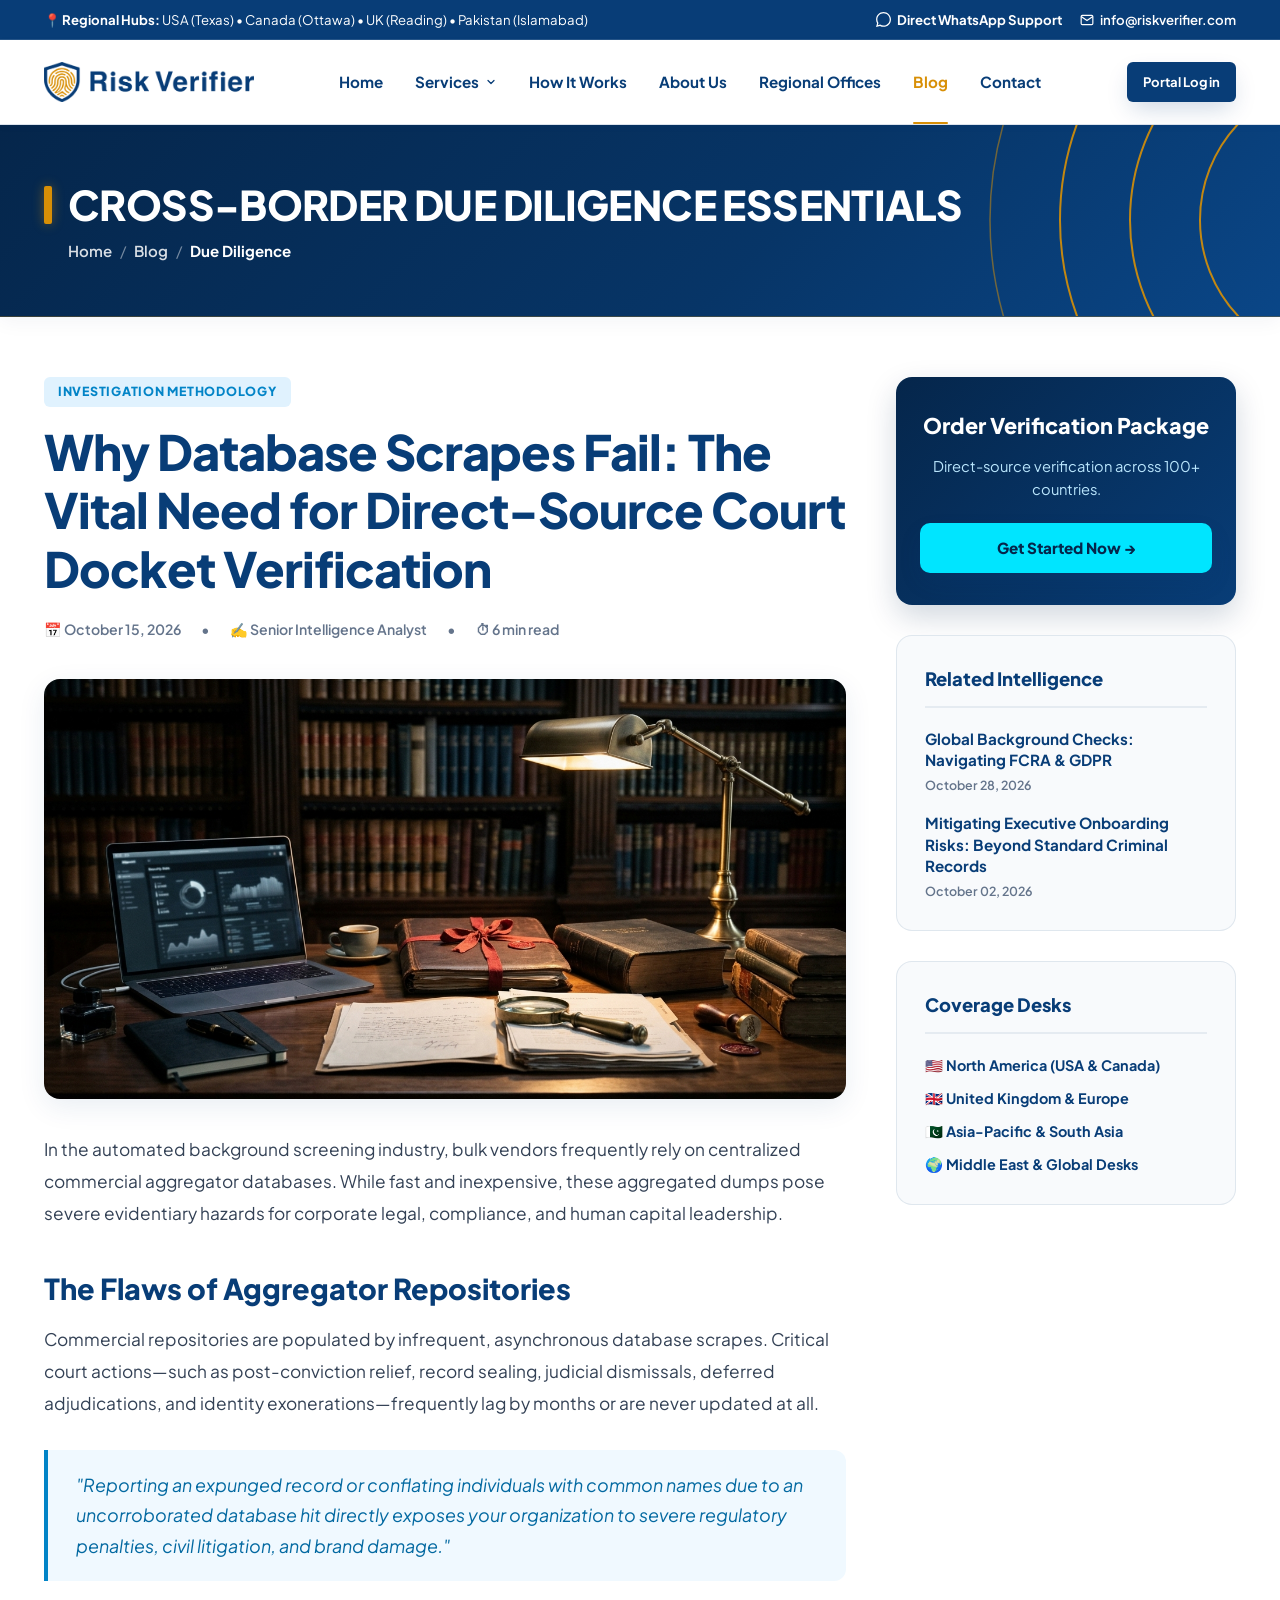
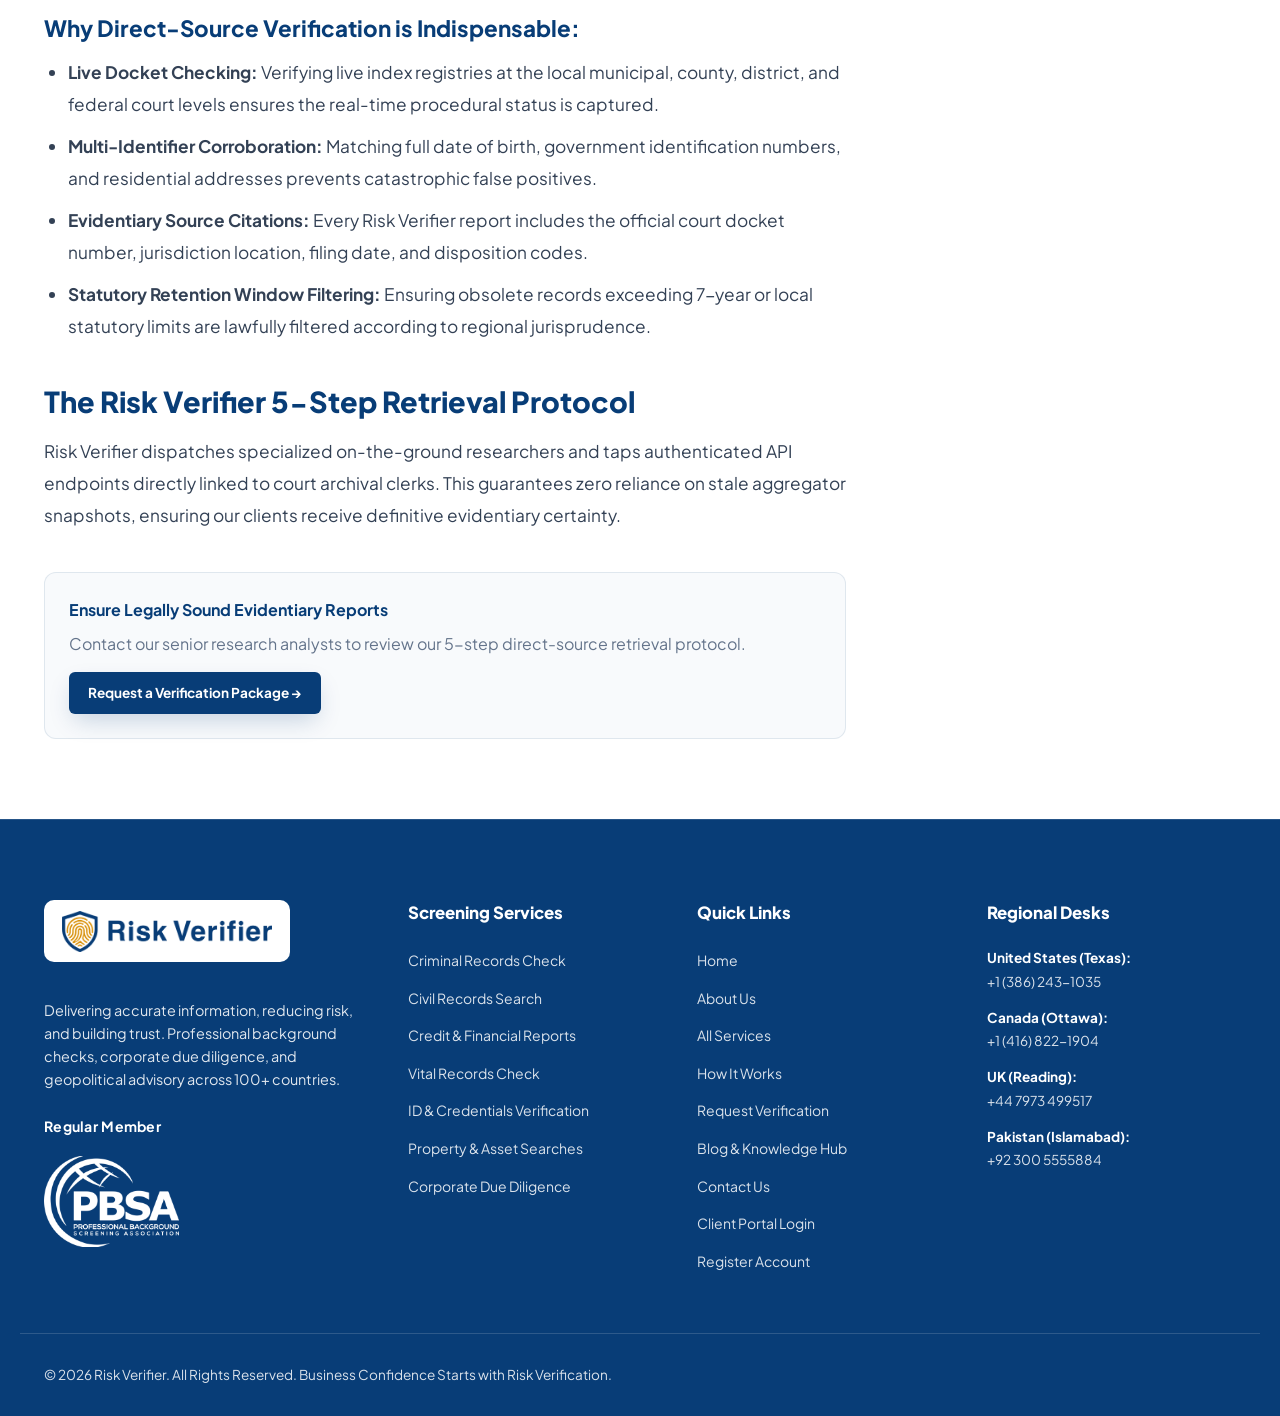
<file: blog-single-2.html>
<!DOCTYPE html>
<html lang="en">
<head>
  <meta charset="UTF-8">
  <meta name="viewport" content="width=device-width, initial-scale=1.0">
  <meta name="description" content="Discover why commercial database aggregator scrapes fail to protect businesses, and why direct-source court docket verification is essential for legal and risk certainty.">
  <title>Why Database Scrapes Fail: Direct-Source Court Docket Verification – Risk Verifier</title>
  
  <link rel="preconnect" href="https://fonts.googleapis.com">
  <link rel="preconnect" href="https://fonts.gstatic.com" crossorigin>
  <link href="https://fonts.googleapis.com/css2?family=Plus+Jakarta+Sans:wght@400;500;600;700;800&family=Inter:wght@400;500;600;700&display=swap" rel="stylesheet">
  
  <link rel="stylesheet" href="css/style.css">
</head>
<body>

  <!-- Top Bar: Regional Offices & Rapid Support -->
  <aside class="top-bar" aria-label="Regional Offices & Direct Contacts">
    <div class="container top-bar-content">
      <div class="top-bar-offices">
        <span>📍 <strong>Regional Hubs:</strong> USA (Texas) • Canada (Ottawa) • UK (Reading) • Pakistan (Islamabad)</span>
      </div>
      <div class="top-bar-contact">
        <a href="https://wa.me/13862431035" target="_blank" class="top-bar-link whatsapp">
          <svg width="15" height="15" viewBox="0 0 24 24" fill="currentColor"><path d="M.057 24l1.687-6.163c-1.041-1.804-1.588-3.849-1.587-5.946.003-6.556 5.338-11.891 11.893-11.891 3.181.001 6.167 1.24 8.413 3.488 2.245 2.248 3.481 5.236 3.48 8.414-.003 6.557-5.338 11.892-11.893 11.892-1.99-.001-3.951-.5-5.688-1.448l-6.305 1.654zm6.597-3.807c1.676.995 3.276 1.591 5.392 1.592 5.448 0 9.886-4.434 9.889-9.885.002-5.462-4.415-9.89-9.881-9.892-5.452 0-9.887 4.434-9.889 9.884-.001 2.225.651 3.891 1.746 5.634l-.999 3.648 3.742-.981z"/></svg>
          Direct WhatsApp Support
        </a>
        <a href="mailto:info@riskverifier.com" class="top-bar-link">
          <svg width="14" height="14" viewBox="0 0 24 24" fill="none" stroke="currentColor" stroke-width="2"><path d="M4 4h16c1.1 0 2 .9 2 2v12c0 1.1-.9 2-2 2H4c-1.1 0-2-.9-2-2V6c0-1.1.9-2 2-2z"></path><polyline points="22,6 12,13 2,6"></polyline></svg>
          info@riskverifier.com
        </a>
      </div>
    </div>
  </aside>

  <!-- Main Navigation Header -->
  <header class="site-header">
    <div class="container nav-container">
      <a href="index.html" class="brand-logo" aria-label="Risk Verifier Home">
        <img src="assets/Logo.svg" alt="Risk Verifier" class="brand-logo-img">
      </a>

      <nav>
        <ul class="nav-menu" id="navMenu">
          <li><a href="index.html" class="nav-link ">Home</a></li>
          <li class="has-dropdown mega-dropdown-parent">
            <a href="services.html" class="nav-link nav-link-dropdown-toggle" id="servicesDropdownToggle" aria-expanded="false" aria-haspopup="true">
              Services
              <svg class="nav-dropdown-arrow" width="12" height="12" viewBox="0 0 24 24" fill="none" stroke="currentColor" stroke-width="2.5" stroke-linecap="round" stroke-linejoin="round" aria-hidden="true"><polyline points="6 9 12 15 18 9"></polyline></svg>
            </a>
            <div class="mega-dropdown-menu" id="servicesMegaDropdown" role="region" aria-label="Services Menu">
  <div class="mega-dropdown-inner">
    <div class="mega-menu-top">
      <div><h3 class="mega-menu-heading">Our services</h3><p class="mega-menu-subheading">Find the information you need to make a confident decision.</p></div>
      <a class="mega-all-services" href="services.html">Explore all services <span aria-hidden="true">→</span></a>
    </div>
    <div class="mega-service-groups"><div class="mega-service-group"><h4 class="mega-group-title">Background screening</h4><ul class="mega-service-list"><li><a href="services.html#criminal-records" class="mega-service-card"><span class="mega-card-title">Criminal Records Check</span><span class="mega-link-arrow" aria-hidden="true">↗</span></a></li>
<li><a href="services.html#civil-records" class="mega-service-card"><span class="mega-card-title">Civil Records Search</span><span class="mega-link-arrow" aria-hidden="true">↗</span></a></li>
<li><a href="services.html#vital-records" class="mega-service-card"><span class="mega-card-title">Vital Records Check</span><span class="mega-link-arrow" aria-hidden="true">↗</span></a></li>
<li><a href="services.html#driving-records" class="mega-service-card"><span class="mega-card-title">Driving &amp; Motor Vehicle Records (MVR)</span><span class="mega-link-arrow" aria-hidden="true">↗</span></a></li></ul></div><div class="mega-service-group"><h4 class="mega-group-title">Verification &amp; records</h4><ul class="mega-service-list"><li><a href="services.html#credit-finance" class="mega-service-card"><span class="mega-card-title">Credit &amp; Finance Reports</span><span class="mega-link-arrow" aria-hidden="true">↗</span></a></li>
<li><a href="services.html#identity-credentials" class="mega-service-card"><span class="mega-card-title">Identity &amp; Credentials Verification</span><span class="mega-link-arrow" aria-hidden="true">↗</span></a></li>
<li><a href="services.html#property-asset" class="mega-service-card"><span class="mega-card-title">Property &amp; Asset Searches</span><span class="mega-link-arrow" aria-hidden="true">↗</span></a></li>
<li><a href="services.html#verifications-references" class="mega-service-card"><span class="mega-card-title">Verifications &amp; References</span><span class="mega-link-arrow" aria-hidden="true">↗</span></a></li></ul></div><div class="mega-service-group"><h4 class="mega-group-title">Intelligence &amp; advisory</h4><ul class="mega-service-list"><li><a href="services.html#due-diligence" class="mega-service-card"><span class="mega-card-title">Due Diligence</span><span class="mega-link-arrow" aria-hidden="true">↗</span></a></li>
<li><a href="services.html#media-analytics" class="mega-service-card"><span class="mega-card-title">Media Analytics</span><span class="mega-link-arrow" aria-hidden="true">↗</span></a></li>
<li><a href="services.html#bespoke-research" class="mega-service-card"><span class="mega-card-title">Bespoke Research</span><span class="mega-link-arrow" aria-hidden="true">↗</span></a></li>
<li><a href="services.html#geopolitical-advisory" class="mega-service-card"><span class="mega-card-title">Geopolitical Advisory</span><span class="mega-link-arrow" aria-hidden="true">↗</span></a></li></ul></div></div>
  </div>
</div>
          </li>
          <li><a href="how-it-works.html" class="nav-link ">How It Works</a></li>
          <li><a href="about.html" class="nav-link ">About Us</a></li>
          <li><a href="index.html#offices" class="nav-link">Regional Offices</a></li>
          <li><a href="blog.html" class="nav-link active">Blog</a></li>
          <li><a href="contact.html" class="nav-link ">Contact</a></li>
        </ul>
      </nav>

      <div class="nav-actions">
        <a href="login.html" class="btn btn-primary btn-sm">Portal Login</a>
        <button class="mobile-toggle" id="mobileNavToggle" aria-label="Toggle navigation menu">
          <svg width="24" height="24" viewBox="0 0 24 24" fill="none" stroke="currentColor" stroke-width="2"><line x1="3" y1="12" x2="21" y2="12"></line><line x1="3" y1="6" x2="21" y2="6"></line><line x1="3" y1="18" x2="21" y2="18"></line></svg>
        </button>
      </div>
    </div>
  </header>

  <main>
<!-- Page Header Banner (Navy Blue with Gold Rings & Accent Bar) -->
    <section class="vector-header-banner page-header-banner" aria-label="Page Header">
      <div class="banner-gold-rings" aria-hidden="true">
        <svg viewBox="0 0 500 500" fill="none" xmlns="http://www.w3.org/2000/svg" class="banner-gold-rings-svg">
          <circle cx="480" cy="250" r="140" stroke="#D88F06" stroke-width="2" stroke-opacity="0.9" />
          <circle cx="480" cy="250" r="210" stroke="#D88F06" stroke-width="2" stroke-opacity="0.9" />
          <circle cx="480" cy="250" r="280" stroke="#D88F06" stroke-width="2" stroke-opacity="0.9" />
          <circle cx="480" cy="250" r="350" stroke="#D88F06" stroke-width="1.5" stroke-opacity="0.5" />
        </svg>
      </div>

      <div class="container banner-inner-container">
        <div class="banner-title-row">
          <span class="banner-gold-bar" aria-hidden="true"></span>
          <h1 class="page-banner-title">
            <span class="ribbon-text">CROSS-BORDER DUE DILIGENCE ESSENTIALS</span>
          </h1>
        </div>
        <div class="banner-breadcrumbs">
          <a href="index.html">Home</a> <span class="sep">/</span> <a href="blog.html">Blog</a> <span class="sep">/</span> <span class="current">Due Diligence</span>
        </div>
      </div>
    </section>

    <!-- Article Content -->
    <section class="blog-single-content-wrap">
      <div class="container">
        <div class="blog-single-grid">
          
          <!-- Main Article -->
          <article>
            <div style="margin-bottom: 24px;">
              <span class="blog-single-category">Investigation Methodology</span>
              <h1 class="blog-single-title">Why Database Scrapes Fail: The Vital Need for Direct-Source Court Docket Verification</h1>
              <div class="blog-single-meta">
                <span>📅 October 15, 2026</span> • <span>✍️ Senior Intelligence Analyst</span> • <span>⏱ 6 min read</span>
              </div>
            </div>

            <div class="blog-featured-media">
              <img src="assets/blog-court-dockets.jpg" alt="Court Docket Verification" style="width:100%; border-radius:12px; max-height:420px; object-fit:cover;">
            </div>

            <div class="blog-article-body">
              <p>
                In the automated background screening industry, bulk vendors frequently rely on centralized commercial aggregator databases. While fast and inexpensive, these aggregated dumps pose severe evidentiary hazards for corporate legal, compliance, and human capital leadership.
              </p>

              <h2>The Flaws of Aggregator Repositories</h2>
              <p>
                Commercial repositories are populated by infrequent, asynchronous database scrapes. Critical court actions—such as post-conviction relief, record sealing, judicial dismissals, deferred adjudications, and identity exonerations—frequently lag by months or are never updated at all.
              </p>

              <blockquote>
                "Reporting an expunged record or conflating individuals with common names due to an uncorroborated database hit directly exposes your organization to severe regulatory penalties, civil litigation, and brand damage."
              </blockquote>

              <h3>Why Direct-Source Verification is Indispensable:</h3>
              <ul>
                <li><strong>Live Docket Checking:</strong> Verifying live index registries at the local municipal, county, district, and federal court levels ensures the real-time procedural status is captured.</li>
                <li><strong>Multi-Identifier Corroboration:</strong> Matching full date of birth, government identification numbers, and residential addresses prevents catastrophic false positives.</li>
                <li><strong>Evidentiary Source Citations:</strong> Every Risk Verifier report includes the official court docket number, jurisdiction location, filing date, and disposition codes.</li>
                <li><strong>Statutory Retention Window Filtering:</strong> Ensuring obsolete records exceeding 7-year or local statutory limits are lawfully filtered according to regional jurisprudence.</li>
              </ul>

              <h2>The Risk Verifier 5-Step Retrieval Protocol</h2>
              <p>
                Risk Verifier dispatches specialized on-the-ground researchers and taps authenticated API endpoints directly linked to court archival clerks. This guarantees zero reliance on stale aggregator snapshots, ensuring our clients receive definitive evidentiary certainty.
              </p>
            </div>
            
            <div style="margin-top: 40px; padding: 24px; background: #f8fafc; border-radius: 12px; border: 1px solid rgba(8,61,119,0.1);">
              <h4 style="color:#083d77; margin-bottom:8px;">Ensure Legally Sound Evidentiary Reports</h4>
              <p style="color:#64748b; margin-bottom:16px;">Contact our senior research analysts to review our 5-step direct-source retrieval protocol.</p>
              <a href="request-verification.html" class="btn btn-primary btn-sm">Request a Verification Package &rarr;</a>
            </div>
          </article>

          <!-- Sidebar -->
          <aside class="blog-sidebar">
            <div class="blog-cta-widget">
              <h3 class="blog-cta-title">Order Verification Package</h3>
              <p class="blog-cta-text">Direct-source verification across 100+ countries.</p>
              <a href="request-verification.html" class="btn btn-primary" style="background:#00e5ff; color:#05264b; font-weight:800; border:none; width:100%;">Get Started Now &rarr;</a>
            </div>

            <div class="blog-sidebar-widget">
              <h4 class="blog-widget-title">Related Intelligence</h4>
              <ul class="blog-recent-list">
                <li class="blog-recent-item">
                  <a href="blog-single-1.html" class="blog-recent-link">Global Background Checks: Navigating FCRA &amp; GDPR</a>
                  <span class="blog-recent-date">October 28, 2026</span>
                </li>
                <li class="blog-recent-item">
                  <a href="blog-single-3.html" class="blog-recent-link">Mitigating Executive Onboarding Risks: Beyond Standard Criminal Records</a>
                  <span class="blog-recent-date">October 02, 2026</span>
                </li>
              </ul>
            </div>

            <div class="blog-sidebar-widget">
              <h4 class="blog-widget-title">Coverage Desks</h4>
              <div style="display:flex; flex-direction:column; gap:10px; font-size:0.9rem; color:#083d77; font-weight:700;">
                <div>🇺🇸 North America (USA &amp; Canada)</div>
                <div>🇬🇧 United Kingdom &amp; Europe</div>
                <div>🇵🇰 Asia-Pacific &amp; South Asia</div>
                <div>🌍 Middle East &amp; Global Desks</div>
              </div>
            </div>
          </aside>

        </div>
      </div>
    </section>
  </main>

  <!-- Corporate Footer -->
  <footer class="site-footer">
    <div class="container footer-grid">
      <!-- Col 1: Brand -->
      <div class="footer-brand">
        <div class="footer-logo-wrap">
          <img src="assets/Logo.svg" alt="Risk Verifier" class="brand-logo-img">
        </div>
        <p>
          Delivering accurate information, reducing risk, and building trust. Professional background checks, corporate due diligence, and geopolitical advisory across 100+ countries.
        </p>
        <div style="font-size:0.88rem; color:#ffffff; font-weight:700; margin-bottom:8px; letter-spacing:0.02em;">Regular Member</div>
        <div class="footer-accreditation">
          <div class="footer-pbsa-badge">
            <img src="assets/pbsa-logo-white.png" alt="PBSA - Professional Background Screening Association">
          </div>
        </div>
      </div>

      <!-- Col 2: Services -->
      <div>
        <h4 class="footer-title">Screening Services</h4>
        <ul class="footer-links">
          <li><a href="services.html#criminal-records">Criminal Records Check</a></li>
          <li><a href="services.html#civil-records">Civil Records Search</a></li>
          <li><a href="services.html#credit-finance">Credit &amp; Financial Reports</a></li>
          <li><a href="services.html#vital-records">Vital Records Check</a></li>
          <li><a href="services.html#identity-credentials">ID &amp; Credentials Verification</a></li>
          <li><a href="services.html#property-asset">Property &amp; Asset Searches</a></li>
          <li><a href="services.html#due-diligence">Corporate Due Diligence</a></li>
        </ul>
      </div>

      <!-- Col 3: Navigation -->
      <div>
        <h4 class="footer-title">Quick Links</h4>
        <ul class="footer-links">
          <li><a href="index.html">Home</a></li>
          <li><a href="about.html">About Us</a></li>
          <li><a href="services.html">All Services</a></li>
          <li><a href="how-it-works.html">How It Works</a></li>
          <li><a href="request-verification.html">Request Verification</a></li>
          <li><a href="blog.html">Blog &amp; Knowledge Hub</a></li>
          <li><a href="contact.html">Contact Us</a></li>
          <li><a href="login.html">Client Portal Login</a></li>
          <li><a href="signup.html">Register Account</a></li>
        </ul>
      </div>

      <!-- Col 4: Regional Hubs Direct -->
      <div>
        <h4 class="footer-title">Regional Desks</h4>
        <div class="footer-offices-list">
          <div class="footer-office-item">
            <strong>United States (Texas):</strong>
            <a href="tel:+13862431035">+1 (386) 243-1035</a>
          </div>
          <div class="footer-office-item">
            <strong>Canada (Ottawa):</strong>
            <a href="tel:+14168221904">+1 (416) 822-1904</a>
          </div>
          <div class="footer-office-item">
            <strong>UK (Reading):</strong>
            <a href="tel:+447973499517">+44 7973 499517</a>
          </div>
          <div class="footer-office-item">
            <strong>Pakistan (Islamabad):</strong>
            <a href="tel:+923005555884">+92 300 5555884</a>
          </div>
        </div>
      </div>
    </div>

    <div class="container footer-bottom">
      <div>
        &copy; 2026 Risk Verifier. All Rights Reserved. Business Confidence Starts with Risk Verification.
      </div>
    </div>
  </footer>

  <script src="js/motion.umd.js"></script>
  <script src="js/main.js"></script>

</body>
</html>
</file>
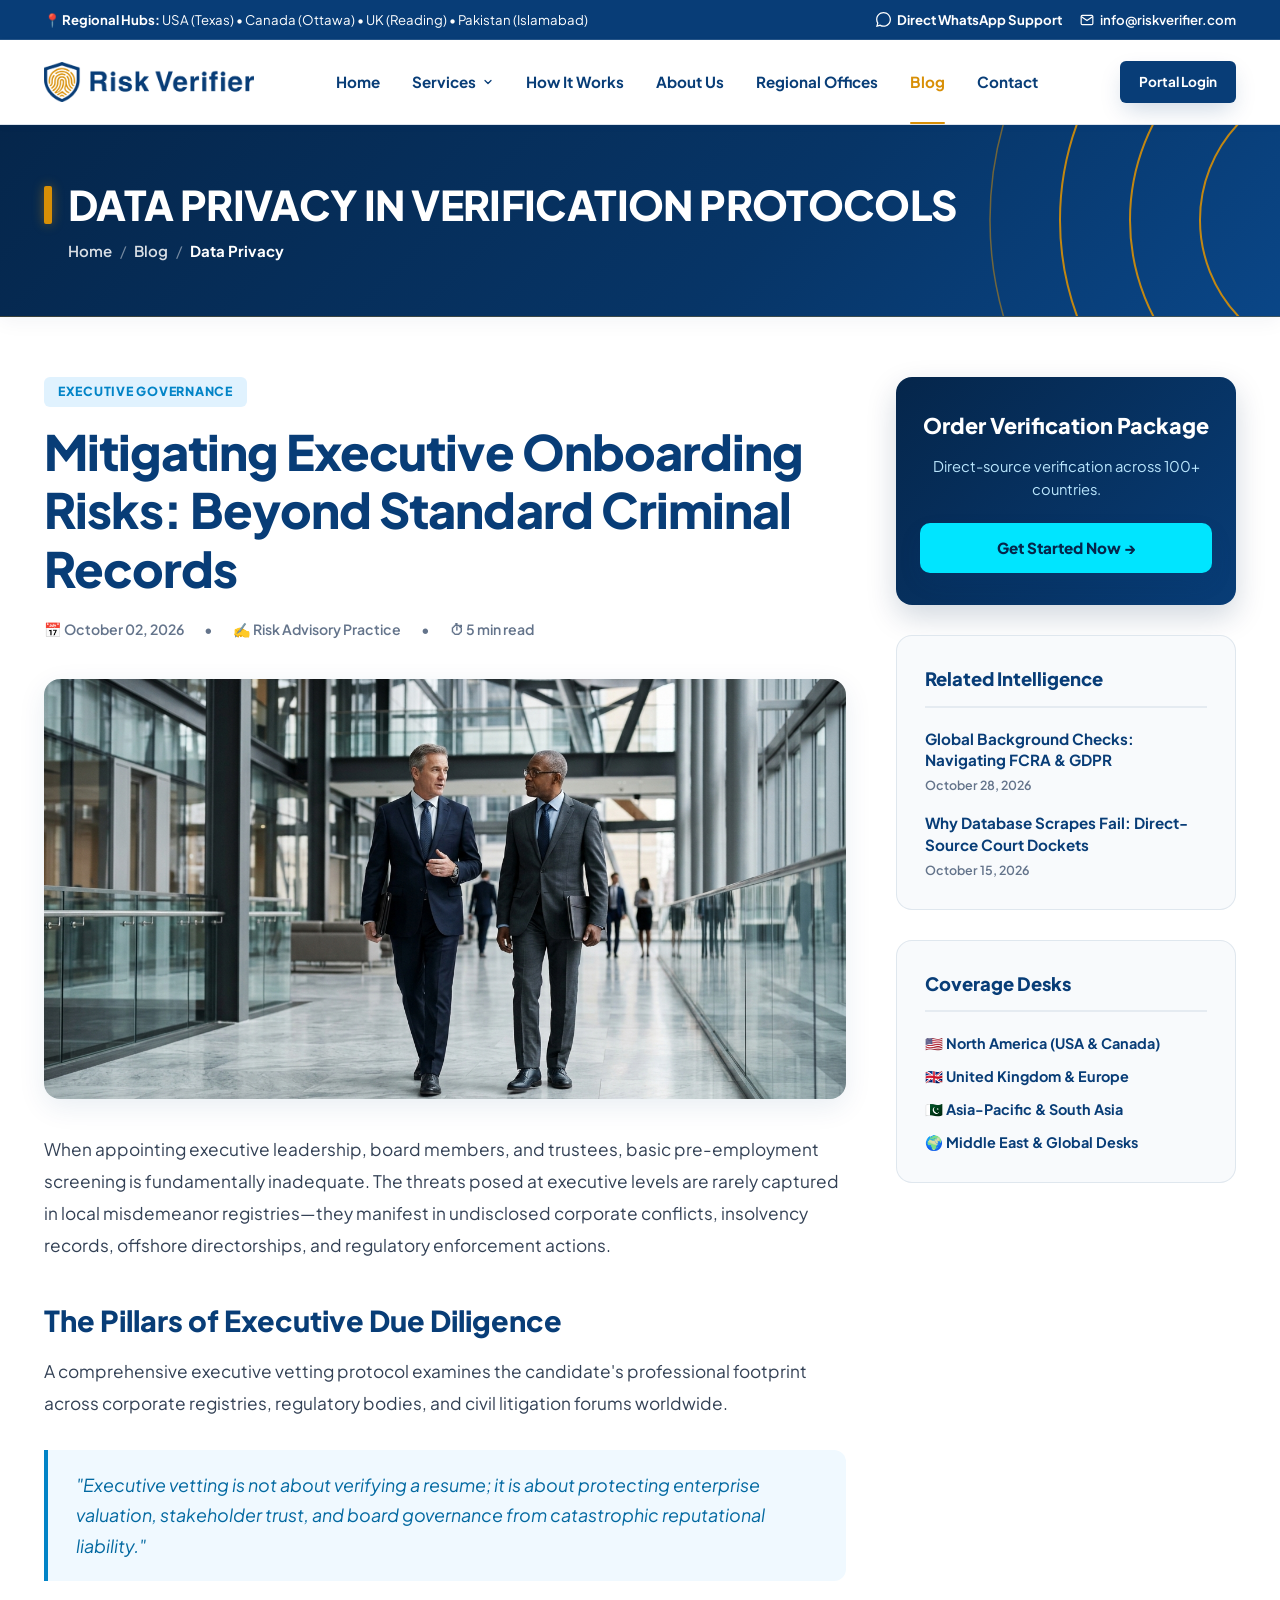
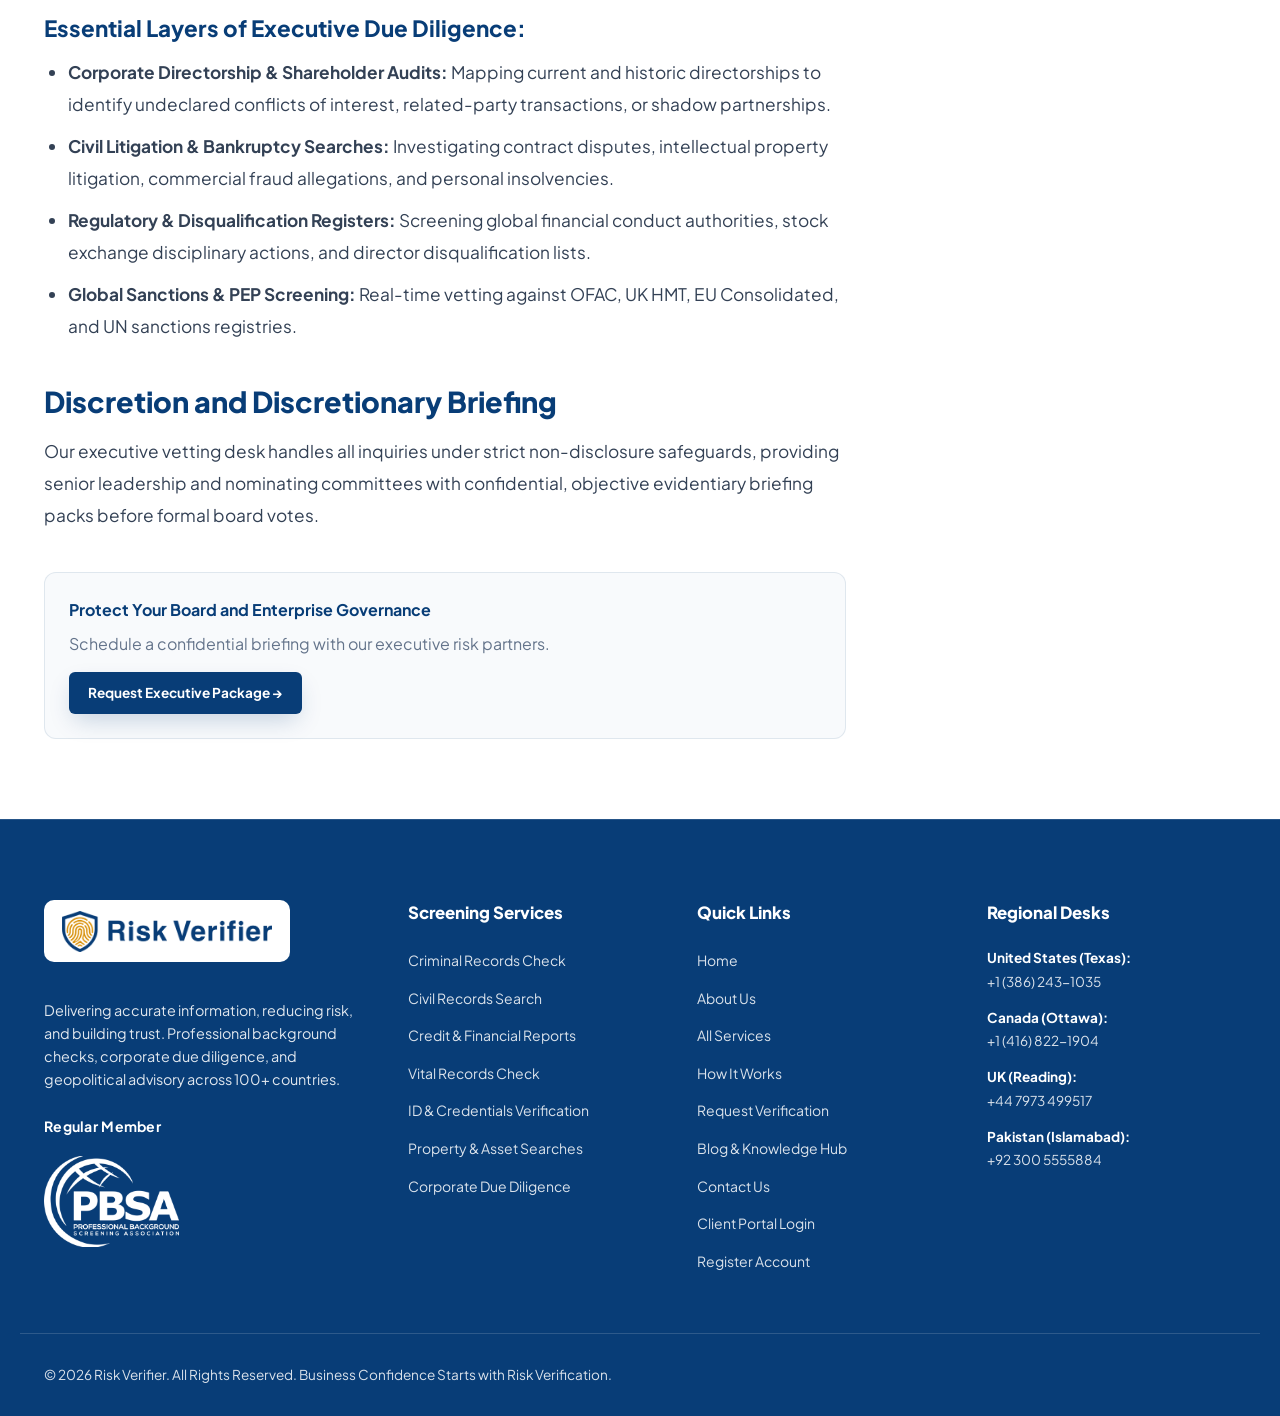
<file: blog-single-3.html>
<!DOCTYPE html>
<html lang="en">
<head>
  <meta charset="UTF-8">
  <meta name="viewport" content="width=device-width, initial-scale=1.0">
  <meta name="description" content="Learn how multi-layered executive vetting, civil litigation audits, and regulatory sanctions screening shield enterprises and boards from catastrophic reputational liability.">
  <title>Mitigating Executive Onboarding Risks: Beyond Standard Criminal Records – Risk Verifier</title>
  
  <link rel="preconnect" href="https://fonts.googleapis.com">
  <link rel="preconnect" href="https://fonts.gstatic.com" crossorigin>
  <link href="https://fonts.googleapis.com/css2?family=Plus+Jakarta+Sans:wght@400;500;600;700;800&family=Inter:wght@400;500;600;700&display=swap" rel="stylesheet">
  
  <link rel="stylesheet" href="css/style.css">
</head>
<body>

  <!-- Top Bar: Regional Offices & Rapid Support -->
  <aside class="top-bar" aria-label="Regional Offices & Direct Contacts">
    <div class="container top-bar-content">
      <div class="top-bar-offices">
        <span>📍 <strong>Regional Hubs:</strong> USA (Texas) • Canada (Ottawa) • UK (Reading) • Pakistan (Islamabad)</span>
      </div>
      <div class="top-bar-contact">
        <a href="https://wa.me/13862431035" target="_blank" class="top-bar-link whatsapp">
          <svg width="15" height="15" viewBox="0 0 24 24" fill="currentColor"><path d="M.057 24l1.687-6.163c-1.041-1.804-1.588-3.849-1.587-5.946.003-6.556 5.338-11.891 11.893-11.891 3.181.001 6.167 1.24 8.413 3.488 2.245 2.248 3.481 5.236 3.48 8.414-.003 6.557-5.338 11.892-11.893 11.892-1.99-.001-3.951-.5-5.688-1.448l-6.305 1.654zm6.597-3.807c1.676.995 3.276 1.591 5.392 1.592 5.448 0 9.886-4.434 9.889-9.885.002-5.462-4.415-9.89-9.881-9.892-5.452 0-9.887 4.434-9.889 9.884-.001 2.225.651 3.891 1.746 5.634l-.999 3.648 3.742-.981z"/></svg>
          Direct WhatsApp Support
        </a>
        <a href="mailto:info@riskverifier.com" class="top-bar-link">
          <svg width="14" height="14" viewBox="0 0 24 24" fill="none" stroke="currentColor" stroke-width="2"><path d="M4 4h16c1.1 0 2 .9 2 2v12c0 1.1-.9 2-2 2H4c-1.1 0-2-.9-2-2V6c0-1.1.9-2 2-2z"></path><polyline points="22,6 12,13 2,6"></polyline></svg>
          info@riskverifier.com
        </a>
      </div>
    </div>
  </aside>

  <!-- Main Navigation Header -->
  <header class="site-header">
    <div class="container nav-container">
      <a href="index.html" class="brand-logo" aria-label="Risk Verifier Home">
        <img src="assets/Logo.svg" alt="Risk Verifier" class="brand-logo-img">
      </a>

      <nav>
        <ul class="nav-menu" id="navMenu">
          <li><a href="index.html" class="nav-link ">Home</a></li>
          <li class="has-dropdown mega-dropdown-parent">
            <a href="services.html" class="nav-link nav-link-dropdown-toggle" id="servicesDropdownToggle" aria-expanded="false" aria-haspopup="true">
              Services
              <svg class="nav-dropdown-arrow" width="12" height="12" viewBox="0 0 24 24" fill="none" stroke="currentColor" stroke-width="2.5" stroke-linecap="round" stroke-linejoin="round" aria-hidden="true"><polyline points="6 9 12 15 18 9"></polyline></svg>
            </a>
            <div class="mega-dropdown-menu" id="servicesMegaDropdown" role="region" aria-label="Services Menu">
  <div class="mega-dropdown-inner">
    <div class="mega-menu-top">
      <div><h3 class="mega-menu-heading">Our services</h3><p class="mega-menu-subheading">Find the information you need to make a confident decision.</p></div>
      <a class="mega-all-services" href="services.html">Explore all services <span aria-hidden="true">→</span></a>
    </div>
    <div class="mega-service-groups"><div class="mega-service-group"><h4 class="mega-group-title">Background screening</h4><ul class="mega-service-list"><li><a href="services.html#criminal-records" class="mega-service-card"><span class="mega-card-title">Criminal Records Check</span><span class="mega-link-arrow" aria-hidden="true">↗</span></a></li>
<li><a href="services.html#civil-records" class="mega-service-card"><span class="mega-card-title">Civil Records Search</span><span class="mega-link-arrow" aria-hidden="true">↗</span></a></li>
<li><a href="services.html#vital-records" class="mega-service-card"><span class="mega-card-title">Vital Records Check</span><span class="mega-link-arrow" aria-hidden="true">↗</span></a></li>
<li><a href="services.html#driving-records" class="mega-service-card"><span class="mega-card-title">Driving &amp; Motor Vehicle Records (MVR)</span><span class="mega-link-arrow" aria-hidden="true">↗</span></a></li></ul></div><div class="mega-service-group"><h4 class="mega-group-title">Verification &amp; records</h4><ul class="mega-service-list"><li><a href="services.html#credit-finance" class="mega-service-card"><span class="mega-card-title">Credit &amp; Finance Reports</span><span class="mega-link-arrow" aria-hidden="true">↗</span></a></li>
<li><a href="services.html#identity-credentials" class="mega-service-card"><span class="mega-card-title">Identity &amp; Credentials Verification</span><span class="mega-link-arrow" aria-hidden="true">↗</span></a></li>
<li><a href="services.html#property-asset" class="mega-service-card"><span class="mega-card-title">Property &amp; Asset Searches</span><span class="mega-link-arrow" aria-hidden="true">↗</span></a></li>
<li><a href="services.html#verifications-references" class="mega-service-card"><span class="mega-card-title">Verifications &amp; References</span><span class="mega-link-arrow" aria-hidden="true">↗</span></a></li></ul></div><div class="mega-service-group"><h4 class="mega-group-title">Intelligence &amp; advisory</h4><ul class="mega-service-list"><li><a href="services.html#due-diligence" class="mega-service-card"><span class="mega-card-title">Due Diligence</span><span class="mega-link-arrow" aria-hidden="true">↗</span></a></li>
<li><a href="services.html#media-analytics" class="mega-service-card"><span class="mega-card-title">Media Analytics</span><span class="mega-link-arrow" aria-hidden="true">↗</span></a></li>
<li><a href="services.html#bespoke-research" class="mega-service-card"><span class="mega-card-title">Bespoke Research</span><span class="mega-link-arrow" aria-hidden="true">↗</span></a></li>
<li><a href="services.html#geopolitical-advisory" class="mega-service-card"><span class="mega-card-title">Geopolitical Advisory</span><span class="mega-link-arrow" aria-hidden="true">↗</span></a></li></ul></div></div>
  </div>
</div>
          </li>
          <li><a href="how-it-works.html" class="nav-link ">How It Works</a></li>
          <li><a href="about.html" class="nav-link ">About Us</a></li>
          <li><a href="index.html#offices" class="nav-link">Regional Offices</a></li>
          <li><a href="blog.html" class="nav-link active">Blog</a></li>
          <li><a href="contact.html" class="nav-link ">Contact</a></li>
        </ul>
      </nav>

      <div class="nav-actions">
        <a href="login.html" class="btn btn-primary btn-sm">Portal Login</a>
        <button class="mobile-toggle" id="mobileNavToggle" aria-label="Toggle navigation menu">
          <svg width="24" height="24" viewBox="0 0 24 24" fill="none" stroke="currentColor" stroke-width="2"><line x1="3" y1="12" x2="21" y2="12"></line><line x1="3" y1="6" x2="21" y2="6"></line><line x1="3" y1="18" x2="21" y2="18"></line></svg>
        </button>
      </div>
    </div>
  </header>

  <main>
<!-- Page Header Banner (Navy Blue with Gold Rings & Accent Bar) -->
    <section class="vector-header-banner page-header-banner" aria-label="Page Header">
      <div class="banner-gold-rings" aria-hidden="true">
        <svg viewBox="0 0 500 500" fill="none" xmlns="http://www.w3.org/2000/svg" class="banner-gold-rings-svg">
          <circle cx="480" cy="250" r="140" stroke="#D88F06" stroke-width="2" stroke-opacity="0.9" />
          <circle cx="480" cy="250" r="210" stroke="#D88F06" stroke-width="2" stroke-opacity="0.9" />
          <circle cx="480" cy="250" r="280" stroke="#D88F06" stroke-width="2" stroke-opacity="0.9" />
          <circle cx="480" cy="250" r="350" stroke="#D88F06" stroke-width="1.5" stroke-opacity="0.5" />
        </svg>
      </div>

      <div class="container banner-inner-container">
        <div class="banner-title-row">
          <span class="banner-gold-bar" aria-hidden="true"></span>
          <h1 class="page-banner-title">
            <span class="ribbon-text">DATA PRIVACY IN VERIFICATION PROTOCOLS</span>
          </h1>
        </div>
        <div class="banner-breadcrumbs">
          <a href="index.html">Home</a> <span class="sep">/</span> <a href="blog.html">Blog</a> <span class="sep">/</span> <span class="current">Data Privacy</span>
        </div>
      </div>
    </section>

    <!-- Article Content -->
    <section class="blog-single-content-wrap">
      <div class="container">
        <div class="blog-single-grid">
          
          <!-- Main Article -->
          <article>
            <div style="margin-bottom: 24px;">
              <span class="blog-single-category">Executive Governance</span>
              <h1 class="blog-single-title">Mitigating Executive Onboarding Risks: Beyond Standard Criminal Records</h1>
              <div class="blog-single-meta">
                <span>📅 October 02, 2026</span> • <span>✍️ Risk Advisory Practice</span> • <span>⏱ 5 min read</span>
              </div>
            </div>

            <div class="blog-featured-media">
              <img src="assets/blog-executive-risks.jpg" alt="Executive Onboarding Risk Mitigation" style="width:100%; border-radius:12px; max-height:420px; object-fit:cover;">
            </div>

            <div class="blog-article-body">
              <p>
                When appointing executive leadership, board members, and trustees, basic pre-employment screening is fundamentally inadequate. The threats posed at executive levels are rarely captured in local misdemeanor registries—they manifest in undisclosed corporate conflicts, insolvency records, offshore directorships, and regulatory enforcement actions.
              </p>

              <h2>The Pillars of Executive Due Diligence</h2>
              <p>
                A comprehensive executive vetting protocol examines the candidate's professional footprint across corporate registries, regulatory bodies, and civil litigation forums worldwide.
              </p>

              <blockquote>
                "Executive vetting is not about verifying a resume; it is about protecting enterprise valuation, stakeholder trust, and board governance from catastrophic reputational liability."
              </blockquote>

              <h3>Essential Layers of Executive Due Diligence:</h3>
              <ul>
                <li><strong>Corporate Directorship &amp; Shareholder Audits:</strong> Mapping current and historic directorships to identify undeclared conflicts of interest, related-party transactions, or shadow partnerships.</li>
                <li><strong>Civil Litigation &amp; Bankruptcy Searches:</strong> Investigating contract disputes, intellectual property litigation, commercial fraud allegations, and personal insolvencies.</li>
                <li><strong>Regulatory &amp; Disqualification Registers:</strong> Screening global financial conduct authorities, stock exchange disciplinary actions, and director disqualification lists.</li>
                <li><strong>Global Sanctions &amp; PEP Screening:</strong> Real-time vetting against OFAC, UK HMT, EU Consolidated, and UN sanctions registries.</li>
              </ul>

              <h2>Discretion and Discretionary Briefing</h2>
              <p>
                Our executive vetting desk handles all inquiries under strict non-disclosure safeguards, providing senior leadership and nominating committees with confidential, objective evidentiary briefing packs before formal board votes.
              </p>
            </div>

            <div style="margin-top: 40px; padding: 24px; background: #f8fafc; border-radius: 12px; border: 1px solid rgba(8,61,119,0.1);">
              <h4 style="color:#083d77; margin-bottom:8px;">Protect Your Board and Enterprise Governance</h4>
              <p style="color:#64748b; margin-bottom:16px;">Schedule a confidential briefing with our executive risk partners.</p>
              <a href="request-verification.html" class="btn btn-primary btn-sm">Request Executive Package &rarr;</a>
            </div>
          </article>

          <!-- Sidebar -->
          <aside class="blog-sidebar">
            <div class="blog-cta-widget">
              <h3 class="blog-cta-title">Order Verification Package</h3>
              <p class="blog-cta-text">Direct-source verification across 100+ countries.</p>
              <a href="request-verification.html" class="btn btn-primary" style="background:#00e5ff; color:#05264b; font-weight:800; border:none; width:100%;">Get Started Now &rarr;</a>
            </div>

            <div class="blog-sidebar-widget">
              <h4 class="blog-widget-title">Related Intelligence</h4>
              <ul class="blog-recent-list">
                <li class="blog-recent-item">
                  <a href="blog-single-1.html" class="blog-recent-link">Global Background Checks: Navigating FCRA &amp; GDPR</a>
                  <span class="blog-recent-date">October 28, 2026</span>
                </li>
                <li class="blog-recent-item">
                  <a href="blog-single-2.html" class="blog-recent-link">Why Database Scrapes Fail: Direct-Source Court Dockets</a>
                  <span class="blog-recent-date">October 15, 2026</span>
                </li>
              </ul>
            </div>

            <div class="blog-sidebar-widget">
              <h4 class="blog-widget-title">Coverage Desks</h4>
              <div style="display:flex; flex-direction:column; gap:10px; font-size:0.9rem; color:#083d77; font-weight:700;">
                <div>🇺🇸 North America (USA &amp; Canada)</div>
                <div>🇬🇧 United Kingdom &amp; Europe</div>
                <div>🇵🇰 Asia-Pacific &amp; South Asia</div>
                <div>🌍 Middle East &amp; Global Desks</div>
              </div>
            </div>
          </aside>

        </div>
      </div>
    </section>
  </main>

  <!-- Corporate Footer -->
  <footer class="site-footer">
    <div class="container footer-grid">
      <!-- Col 1: Brand -->
      <div class="footer-brand">
        <div class="footer-logo-wrap">
          <img src="assets/Logo.svg" alt="Risk Verifier" class="brand-logo-img">
        </div>
        <p>
          Delivering accurate information, reducing risk, and building trust. Professional background checks, corporate due diligence, and geopolitical advisory across 100+ countries.
        </p>
        <div style="font-size:0.88rem; color:#ffffff; font-weight:700; margin-bottom:8px; letter-spacing:0.02em;">Regular Member</div>
        <div class="footer-accreditation">
          <div class="footer-pbsa-badge">
            <img src="assets/pbsa-logo-white.png" alt="PBSA - Professional Background Screening Association">
          </div>
        </div>
      </div>

      <!-- Col 2: Services -->
      <div>
        <h4 class="footer-title">Screening Services</h4>
        <ul class="footer-links">
          <li><a href="services.html#criminal-records">Criminal Records Check</a></li>
          <li><a href="services.html#civil-records">Civil Records Search</a></li>
          <li><a href="services.html#credit-finance">Credit &amp; Financial Reports</a></li>
          <li><a href="services.html#vital-records">Vital Records Check</a></li>
          <li><a href="services.html#identity-credentials">ID &amp; Credentials Verification</a></li>
          <li><a href="services.html#property-asset">Property &amp; Asset Searches</a></li>
          <li><a href="services.html#due-diligence">Corporate Due Diligence</a></li>
        </ul>
      </div>

      <!-- Col 3: Navigation -->
      <div>
        <h4 class="footer-title">Quick Links</h4>
        <ul class="footer-links">
          <li><a href="index.html">Home</a></li>
          <li><a href="about.html">About Us</a></li>
          <li><a href="services.html">All Services</a></li>
          <li><a href="how-it-works.html">How It Works</a></li>
          <li><a href="request-verification.html">Request Verification</a></li>
          <li><a href="blog.html">Blog &amp; Knowledge Hub</a></li>
          <li><a href="contact.html">Contact Us</a></li>
          <li><a href="login.html">Client Portal Login</a></li>
          <li><a href="signup.html">Register Account</a></li>
        </ul>
      </div>

      <!-- Col 4: Regional Hubs Direct -->
      <div>
        <h4 class="footer-title">Regional Desks</h4>
        <div class="footer-offices-list">
          <div class="footer-office-item">
            <strong>United States (Texas):</strong>
            <a href="tel:+13862431035">+1 (386) 243-1035</a>
          </div>
          <div class="footer-office-item">
            <strong>Canada (Ottawa):</strong>
            <a href="tel:+14168221904">+1 (416) 822-1904</a>
          </div>
          <div class="footer-office-item">
            <strong>UK (Reading):</strong>
            <a href="tel:+447973499517">+44 7973 499517</a>
          </div>
          <div class="footer-office-item">
            <strong>Pakistan (Islamabad):</strong>
            <a href="tel:+923005555884">+92 300 5555884</a>
          </div>
        </div>
      </div>
    </div>

    <div class="container footer-bottom">
      <div>
        &copy; 2026 Risk Verifier. All Rights Reserved. Business Confidence Starts with Risk Verification.
      </div>
    </div>
  </footer>

  <script src="js/motion.umd.js"></script>
  <script src="js/main.js"></script>

</body>
</html>
</file>
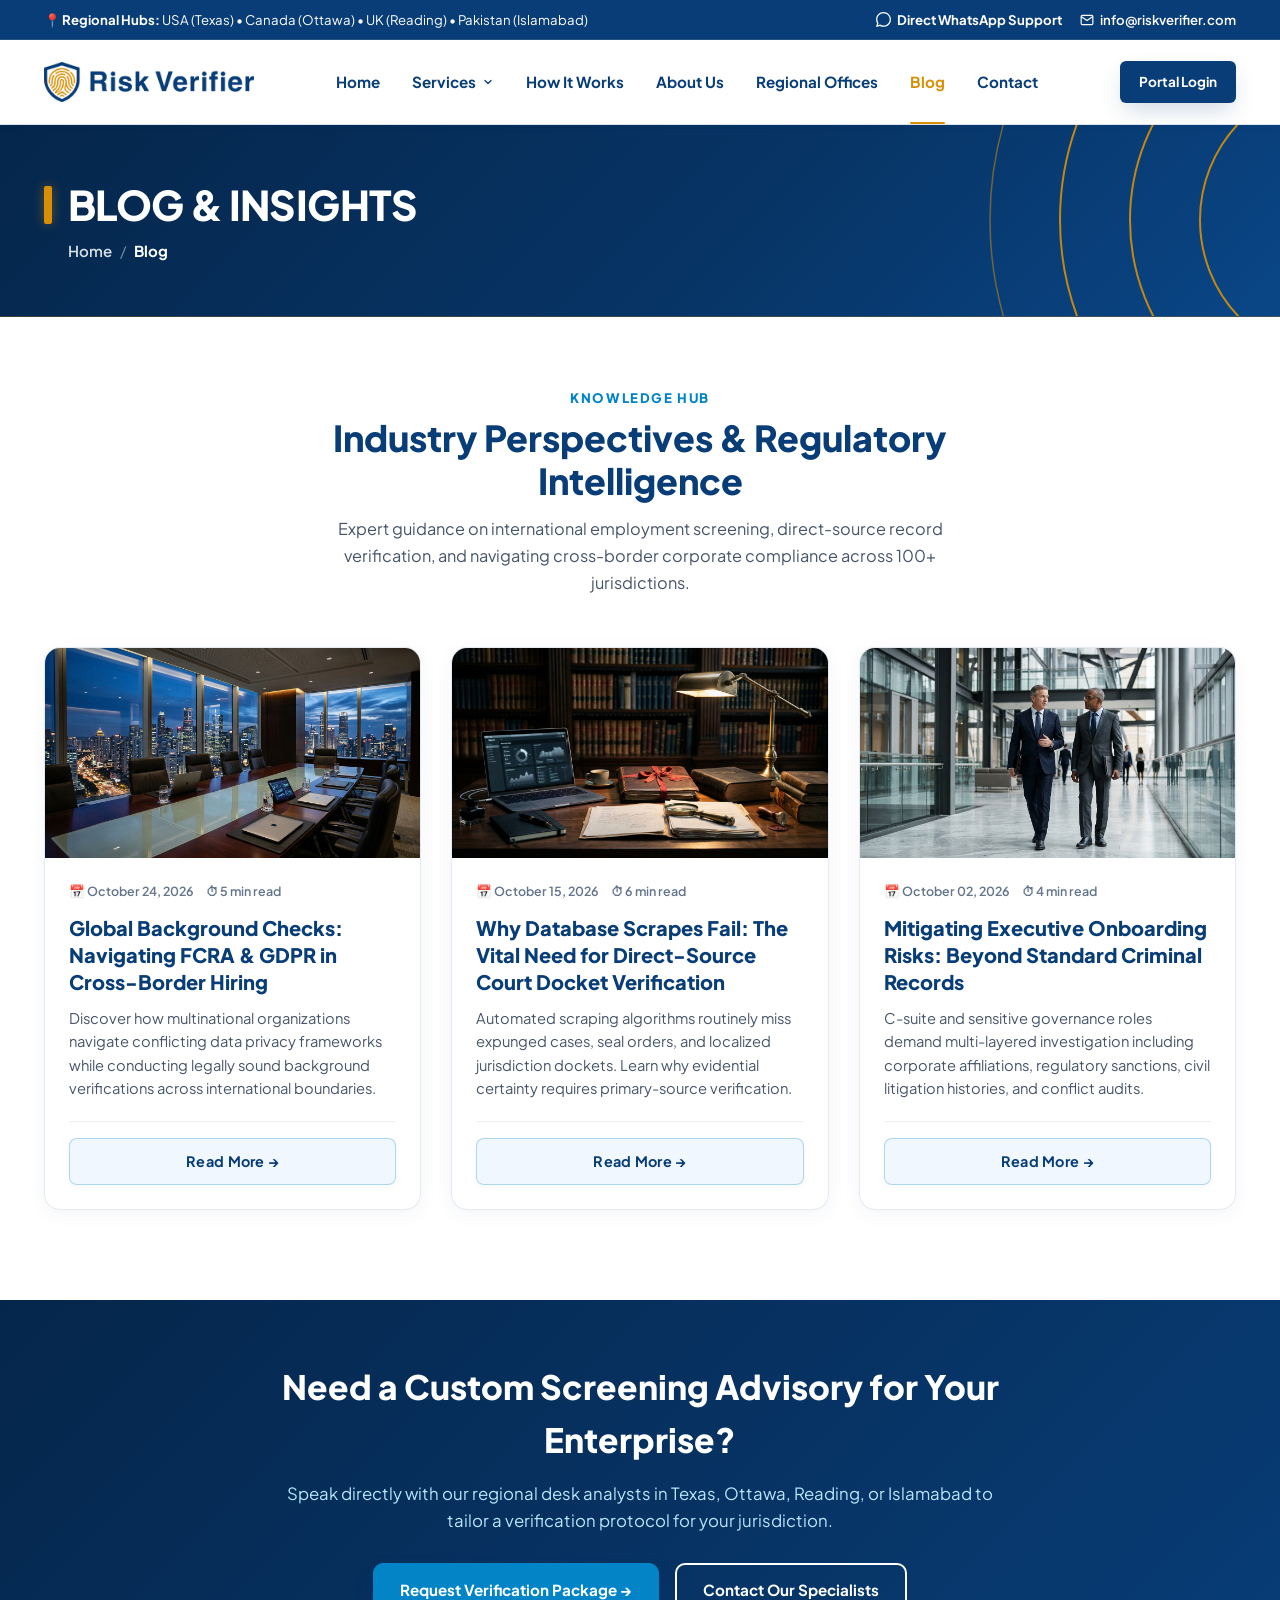
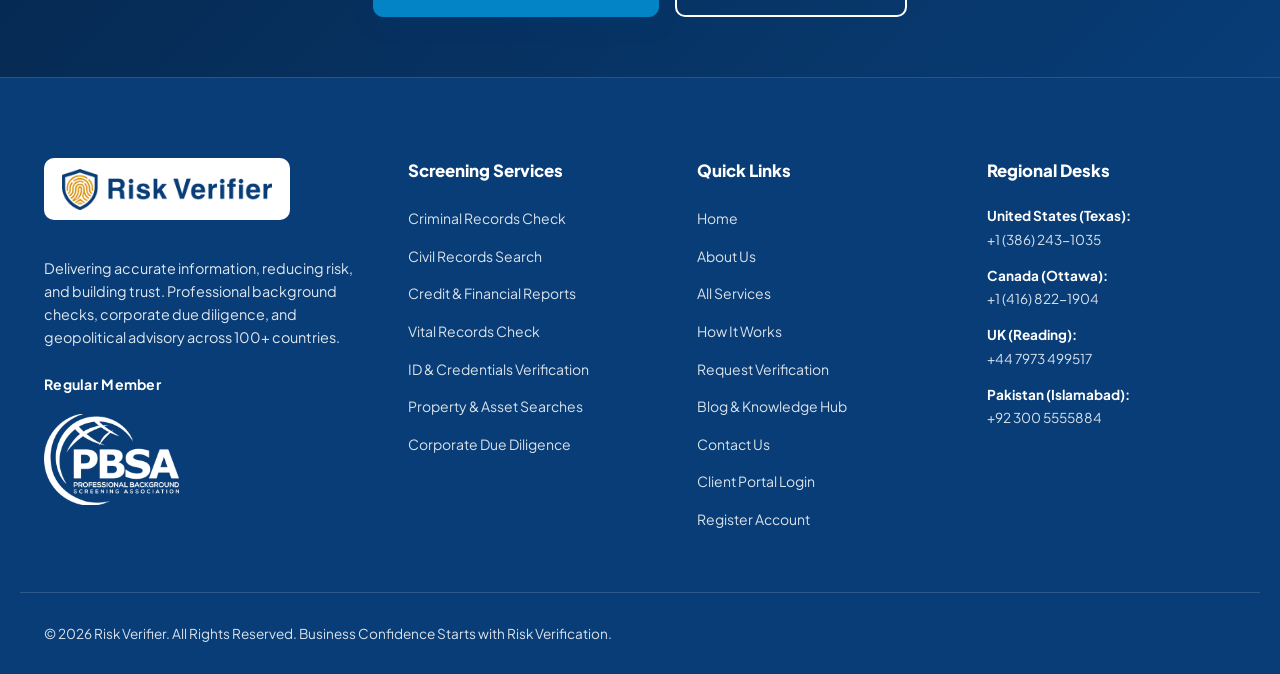
<file: blog.html>
<!DOCTYPE html>
<html lang="en">
<head>
  <meta charset="UTF-8">
  <meta name="viewport" content="width=device-width, initial-scale=1.0">
  <meta name="description" content="Risk Verifier Blog &amp; Insights: Expert analysis on global background screening, FCRA &amp; GDPR compliance, cross-border corporate due diligence, and risk mitigation strategies.">
  <title>Blog &amp; Risk Intelligence Insights – Risk Verifier</title>
  
  <link rel="preconnect" href="https://fonts.googleapis.com">
  <link rel="preconnect" href="https://fonts.gstatic.com" crossorigin>
  <link href="https://fonts.googleapis.com/css2?family=Plus+Jakarta+Sans:wght@400;500;600;700;800&family=Inter:wght@400;500;600;700&display=swap" rel="stylesheet">
  
  <link rel="stylesheet" href="css/style.css">
</head>
<body>

  <!-- Top Bar: Regional Offices & Rapid Support -->
  <aside class="top-bar" aria-label="Regional Offices & Direct Contacts">
    <div class="container top-bar-content">
      <div class="top-bar-offices">
        <span>📍 <strong>Regional Hubs:</strong> USA (Texas) • Canada (Ottawa) • UK (Reading) • Pakistan (Islamabad)</span>
      </div>
      <div class="top-bar-contact">
        <a href="https://wa.me/13862431035" target="_blank" class="top-bar-link whatsapp">
          <svg width="15" height="15" viewBox="0 0 24 24" fill="currentColor"><path d="M.057 24l1.687-6.163c-1.041-1.804-1.588-3.849-1.587-5.946.003-6.556 5.338-11.891 11.893-11.891 3.181.001 6.167 1.24 8.413 3.488 2.245 2.248 3.481 5.236 3.48 8.414-.003 6.557-5.338 11.892-11.893 11.892-1.99-.001-3.951-.5-5.688-1.448l-6.305 1.654zm6.597-3.807c1.676.995 3.276 1.591 5.392 1.592 5.448 0 9.886-4.434 9.889-9.885.002-5.462-4.415-9.89-9.881-9.892-5.452 0-9.887 4.434-9.889 9.884-.001 2.225.651 3.891 1.746 5.634l-.999 3.648 3.742-.981z"/></svg>
          Direct WhatsApp Support
        </a>
        <a href="mailto:info@riskverifier.com" class="top-bar-link">
          <svg width="14" height="14" viewBox="0 0 24 24" fill="none" stroke="currentColor" stroke-width="2"><path d="M4 4h16c1.1 0 2 .9 2 2v12c0 1.1-.9 2-2 2H4c-1.1 0-2-.9-2-2V6c0-1.1.9-2 2-2z"></path><polyline points="22,6 12,13 2,6"></polyline></svg>
          info@riskverifier.com
        </a>
      </div>
    </div>
  </aside>

  <!-- Main Navigation Header -->
  <header class="site-header">
    <div class="container nav-container">
      <a href="index.html" class="brand-logo" aria-label="Risk Verifier Home">
        <img src="assets/Logo.svg" alt="Risk Verifier" class="brand-logo-img">
      </a>

      <nav>
        <ul class="nav-menu" id="navMenu">
          <li><a href="index.html" class="nav-link">Home</a></li>
          <li class="has-dropdown mega-dropdown-parent">
            <a href="services.html" class="nav-link nav-link-dropdown-toggle" id="servicesDropdownToggle" aria-expanded="false" aria-haspopup="true">
              Services
              <svg class="nav-dropdown-arrow" width="12" height="12" viewBox="0 0 24 24" fill="none" stroke="currentColor" stroke-width="2.5" stroke-linecap="round" stroke-linejoin="round" aria-hidden="true"><polyline points="6 9 12 15 18 9"></polyline></svg>
            </a>
            <div class="mega-dropdown-menu" id="servicesMegaDropdown" role="region" aria-label="Services Menu">
  <div class="mega-dropdown-inner">
    <div class="mega-menu-top">
      <div><h3 class="mega-menu-heading">Our services</h3><p class="mega-menu-subheading">Find the information you need to make a confident decision.</p></div>
      <a class="mega-all-services" href="services.html">Explore all services <span aria-hidden="true">→</span></a>
    </div>
    <div class="mega-service-groups"><div class="mega-service-group"><h4 class="mega-group-title">Background screening</h4><ul class="mega-service-list"><li><a href="services.html#criminal-records" class="mega-service-card"><span class="mega-card-title">Criminal Records Check</span><span class="mega-link-arrow" aria-hidden="true">↗</span></a></li>
<li><a href="services.html#civil-records" class="mega-service-card"><span class="mega-card-title">Civil Records Search</span><span class="mega-link-arrow" aria-hidden="true">↗</span></a></li>
<li><a href="services.html#vital-records" class="mega-service-card"><span class="mega-card-title">Vital Records Check</span><span class="mega-link-arrow" aria-hidden="true">↗</span></a></li>
<li><a href="services.html#driving-records" class="mega-service-card"><span class="mega-card-title">Driving &amp; Motor Vehicle Records (MVR)</span><span class="mega-link-arrow" aria-hidden="true">↗</span></a></li></ul></div><div class="mega-service-group"><h4 class="mega-group-title">Verification &amp; records</h4><ul class="mega-service-list"><li><a href="services.html#credit-finance" class="mega-service-card"><span class="mega-card-title">Credit &amp; Finance Reports</span><span class="mega-link-arrow" aria-hidden="true">↗</span></a></li>
<li><a href="services.html#identity-credentials" class="mega-service-card"><span class="mega-card-title">Identity &amp; Credentials Verification</span><span class="mega-link-arrow" aria-hidden="true">↗</span></a></li>
<li><a href="services.html#property-asset" class="mega-service-card"><span class="mega-card-title">Property &amp; Asset Searches</span><span class="mega-link-arrow" aria-hidden="true">↗</span></a></li>
<li><a href="services.html#verifications-references" class="mega-service-card"><span class="mega-card-title">Verifications &amp; References</span><span class="mega-link-arrow" aria-hidden="true">↗</span></a></li></ul></div><div class="mega-service-group"><h4 class="mega-group-title">Intelligence &amp; advisory</h4><ul class="mega-service-list"><li><a href="services.html#due-diligence" class="mega-service-card"><span class="mega-card-title">Due Diligence</span><span class="mega-link-arrow" aria-hidden="true">↗</span></a></li>
<li><a href="services.html#media-analytics" class="mega-service-card"><span class="mega-card-title">Media Analytics</span><span class="mega-link-arrow" aria-hidden="true">↗</span></a></li>
<li><a href="services.html#bespoke-research" class="mega-service-card"><span class="mega-card-title">Bespoke Research</span><span class="mega-link-arrow" aria-hidden="true">↗</span></a></li>
<li><a href="services.html#geopolitical-advisory" class="mega-service-card"><span class="mega-card-title">Geopolitical Advisory</span><span class="mega-link-arrow" aria-hidden="true">↗</span></a></li></ul></div></div>
  </div>
</div>
          </li>
          <li><a href="how-it-works.html" class="nav-link">How It Works</a></li>
          <li><a href="about.html" class="nav-link">About Us</a></li>
          <li><a href="index.html#offices" class="nav-link">Regional Offices</a></li>
          <li><a href="blog.html" class="nav-link active">Blog</a></li>
          <li><a href="contact.html" class="nav-link">Contact</a></li>
        </ul>
      </nav>

      <div class="nav-actions">
        <a href="login.html" class="btn btn-primary btn-sm">Portal Login</a>
        <button class="mobile-toggle" id="mobileNavToggle" aria-label="Toggle navigation menu">
          <svg width="24" height="24" viewBox="0 0 24 24" fill="none" stroke="currentColor" stroke-width="2"><line x1="3" y1="12" x2="21" y2="12"></line><line x1="3" y1="6" x2="21" y2="6"></line><line x1="3" y1="18" x2="21" y2="18"></line></svg>
        </button>
      </div>
    </div>
  </header>

  <main>
<!-- Page Header Banner (Navy Blue with Gold Rings & Accent Bar) -->
    <section class="vector-header-banner page-header-banner" aria-label="Page Header">
      <div class="banner-gold-rings" aria-hidden="true">
        <svg viewBox="0 0 500 500" fill="none" xmlns="http://www.w3.org/2000/svg" class="banner-gold-rings-svg">
          <circle cx="480" cy="250" r="140" stroke="#D88F06" stroke-width="2" stroke-opacity="0.9" />
          <circle cx="480" cy="250" r="210" stroke="#D88F06" stroke-width="2" stroke-opacity="0.9" />
          <circle cx="480" cy="250" r="280" stroke="#D88F06" stroke-width="2" stroke-opacity="0.9" />
          <circle cx="480" cy="250" r="350" stroke="#D88F06" stroke-width="1.5" stroke-opacity="0.5" />
        </svg>
      </div>

      <div class="container banner-inner-container">
        <div class="banner-title-row">
          <span class="banner-gold-bar" aria-hidden="true"></span>
          <h1 class="page-banner-title">
            <span class="ribbon-text">BLOG & INSIGHTS</span>
          </h1>
        </div>
        <div class="banner-breadcrumbs">
          <a href="index.html">Home</a> <span class="sep">/</span> <span class="current">Blog</span>
        </div>
      </div>
    </section>

    <!-- Main Blog Grid Section -->
    <section class="section section-white" style="padding: 70px 0 90px;">
      <div class="container">

        <div style="text-align: center; max-width: 680px; margin: 0 auto 50px;">
          <span style="font-size:0.82rem; font-weight:800; letter-spacing:0.12em; text-transform:uppercase; color:#0284c7; display:block; margin-bottom:8px;">KNOWLEDGE HUB</span>
          <h2 style="font-size:clamp(1.9rem, 2.8vw, 2.45rem); font-weight:800; color:#083d77; margin:0 0 14px; font-family:'Plus Jakarta Sans', var(--font-main), sans-serif; line-height:1.2;">
            Industry Perspectives &amp; Regulatory Intelligence
          </h2>
          <p style="font-size:1.02rem; color:#475569; line-height:1.65; margin:0;">
            Expert guidance on international employment screening, direct-source record verification, and navigating cross-border corporate compliance across 100+ jurisdictions.
          </p>
        </div>

        <div class="home-blog-grid">

          <!-- Blog Card 1 -->
          <article class="blog-card">
            <a href="blog-single-1.html" style="text-decoration:none; color:inherit; display:flex; flex-direction:column; height:100%;">
              <div class="blog-card-media">
                <img src="assets/blog-global-compliance.jpg" alt="Global Background Checks Compliance" class="blog-card-img">
              </div>
              <div class="blog-card-body">
                <div class="blog-card-meta">
                  <span>📅 October 24, 2026</span>
                  <span>⏱ 5 min read</span>
                </div>
                <h3 class="blog-card-heading">Global Background Checks: Navigating FCRA &amp; GDPR in Cross-Border Hiring</h3>
                <p class="blog-card-excerpt">
                  Discover how multinational organizations navigate conflicting data privacy frameworks while conducting legally sound background verifications across international boundaries.
                </p>
                <div class="blog-card-footer">
                  <span class="blog-read-more-btn">Read More &rarr;</span>
                </div>
              </div>
            </a>
          </article>

          <!-- Blog Card 2 -->
          <article class="blog-card">
            <a href="blog-single-2.html" style="text-decoration:none; color:inherit; display:flex; flex-direction:column; height:100%;">
              <div class="blog-card-media">
                <img src="assets/blog-court-dockets.jpg" alt="Corporate Due Diligence" class="blog-card-img">
              </div>
              <div class="blog-card-body">
                <div class="blog-card-meta">
                  <span>📅 October 15, 2026</span>
                  <span>⏱ 6 min read</span>
                </div>
                <h3 class="blog-card-heading">Why Database Scrapes Fail: The Vital Need for Direct-Source Court Docket Verification</h3>
                <p class="blog-card-excerpt">
                  Automated scraping algorithms routinely miss expunged cases, seal orders, and localized jurisdiction dockets. Learn why evidential certainty requires primary-source verification.
                </p>
                <div class="blog-card-footer">
                  <span class="blog-read-more-btn">Read More &rarr;</span>
                </div>
              </div>
            </a>
          </article>

          <!-- Blog Card 3 -->
          <article class="blog-card">
            <a href="blog-single-3.html" style="text-decoration:none; color:inherit; display:flex; flex-direction:column; height:100%;">
              <div class="blog-card-media">
                <img src="assets/blog-executive-risks.jpg" alt="Executive Onboarding Risk Mitigation" class="blog-card-img">
              </div>
              <div class="blog-card-body">
                <div class="blog-card-meta">
                  <span>📅 October 02, 2026</span>
                  <span>⏱ 4 min read</span>
                </div>
                <h3 class="blog-card-heading">Mitigating Executive Onboarding Risks: Beyond Standard Criminal Records</h3>
                <p class="blog-card-excerpt">
                  C-suite and sensitive governance roles demand multi-layered investigation including corporate affiliations, regulatory sanctions, civil litigation histories, and conflict audits.
                </p>
                <div class="blog-card-footer">
                  <span class="blog-read-more-btn">Read More &rarr;</span>
                </div>
              </div>
            </a>
          </article>

        </div>

      </div>
    </section>

    <!-- Consultation / Quote Banner -->
    <section class="section" style="background: linear-gradient(135deg, #05264b 0%, #083d77 100%); padding: 60px 0; color: #ffffff; text-align: center;">
      <div class="container" style="max-width: 780px;">
        <h2 style="color: #ffffff; font-size: 2.1rem; font-weight: 800; margin-bottom: 14px; font-family: 'Plus Jakarta Sans', var(--font-main), sans-serif;">
          Need a Custom Screening Advisory for Your Enterprise?
        </h2>
        <p style="color: #bae6fd; font-size: 1.05rem; line-height: 1.6; margin-bottom: 28px;">
          Speak directly with our regional desk analysts in Texas, Ottawa, Reading, or Islamabad to tailor a verification protocol for your jurisdiction.
        </p>
        <div style="display: flex; justify-content: center; gap: 16px; flex-wrap: wrap;">
          <a href="request-verification.html" class="btn btn-primary" style="background:#0284c7; border-color:#0284c7;">Request Verification Package &rarr;</a>
          <a href="contact.html" class="btn btn-outline" style="border-color:#ffffff; color:#ffffff;">Contact Our Specialists</a>
        </div>
      </div>
    </section>

  </main>

  <!-- Corporate Footer -->
  <footer class="site-footer">
    <div class="container footer-grid">
      <!-- Col 1: Brand -->
      <div class="footer-brand">
        <div class="footer-logo-wrap">
          <img src="assets/Logo.svg" alt="Risk Verifier" class="brand-logo-img">
        </div>
        <p>
          Delivering accurate information, reducing risk, and building trust. Professional background checks, corporate due diligence, and geopolitical advisory across 100+ countries.
        </p>
        <div style="font-size:0.88rem; color:#ffffff; font-weight:700; margin-bottom:8px; letter-spacing:0.02em;">Regular Member</div>
        <div class="footer-accreditation">
          <div class="footer-pbsa-badge">
            <img src="assets/pbsa-logo-white.png" alt="PBSA - Professional Background Screening Association">
          </div>
        </div>
      </div>

      <!-- Col 2: Services -->
      <div>
        <h4 class="footer-title">Screening Services</h4>
        <ul class="footer-links">
          <li><a href="services.html#criminal-records">Criminal Records Check</a></li>
          <li><a href="services.html#civil-records">Civil Records Search</a></li>
          <li><a href="services.html#credit-finance">Credit &amp; Financial Reports</a></li>
          <li><a href="services.html#vital-records">Vital Records Check</a></li>
          <li><a href="services.html#identity-credentials">ID &amp; Credentials Verification</a></li>
          <li><a href="services.html#property-asset">Property &amp; Asset Searches</a></li>
          <li><a href="services.html#due-diligence">Corporate Due Diligence</a></li>
        </ul>
      </div>

      <!-- Col 3: Navigation -->
      <div>
        <h4 class="footer-title">Quick Links</h4>
        <ul class="footer-links">
          <li><a href="index.html">Home</a></li>
          <li><a href="about.html">About Us</a></li>
          <li><a href="services.html">All Services</a></li>
          <li><a href="how-it-works.html">How It Works</a></li>
          <li><a href="request-verification.html">Request Verification</a></li>
          <li><a href="blog.html">Blog &amp; Knowledge Hub</a></li>
          <li><a href="contact.html">Contact Us</a></li>
          <li><a href="login.html">Client Portal Login</a></li>
          <li><a href="signup.html">Register Account</a></li>
        </ul>
      </div>

      <!-- Col 4: Regional Hubs Direct -->
      <div>
        <h4 class="footer-title">Regional Desks</h4>
        <div class="footer-offices-list">
          <div class="footer-office-item">
            <strong>United States (Texas):</strong>
            <a href="tel:+13862431035">+1 (386) 243-1035</a>
          </div>
          <div class="footer-office-item">
            <strong>Canada (Ottawa):</strong>
            <a href="tel:+14168221904">+1 (416) 822-1904</a>
          </div>
          <div class="footer-office-item">
            <strong>UK (Reading):</strong>
            <a href="tel:+447973499517">+44 7973 499517</a>
          </div>
          <div class="footer-office-item">
            <strong>Pakistan (Islamabad):</strong>
            <a href="tel:+923005555884">+92 300 5555884</a>
          </div>
        </div>
      </div>
    </div>

    <div class="container footer-bottom">
      <div>
        &copy; 2026 Risk Verifier. All Rights Reserved. Business Confidence Starts with Risk Verification.
      </div>
    </div>
  </footer>

  <script src="js/motion.umd.js"></script>
  <script src="js/main.js"></script>
</body>
</html>
</file>
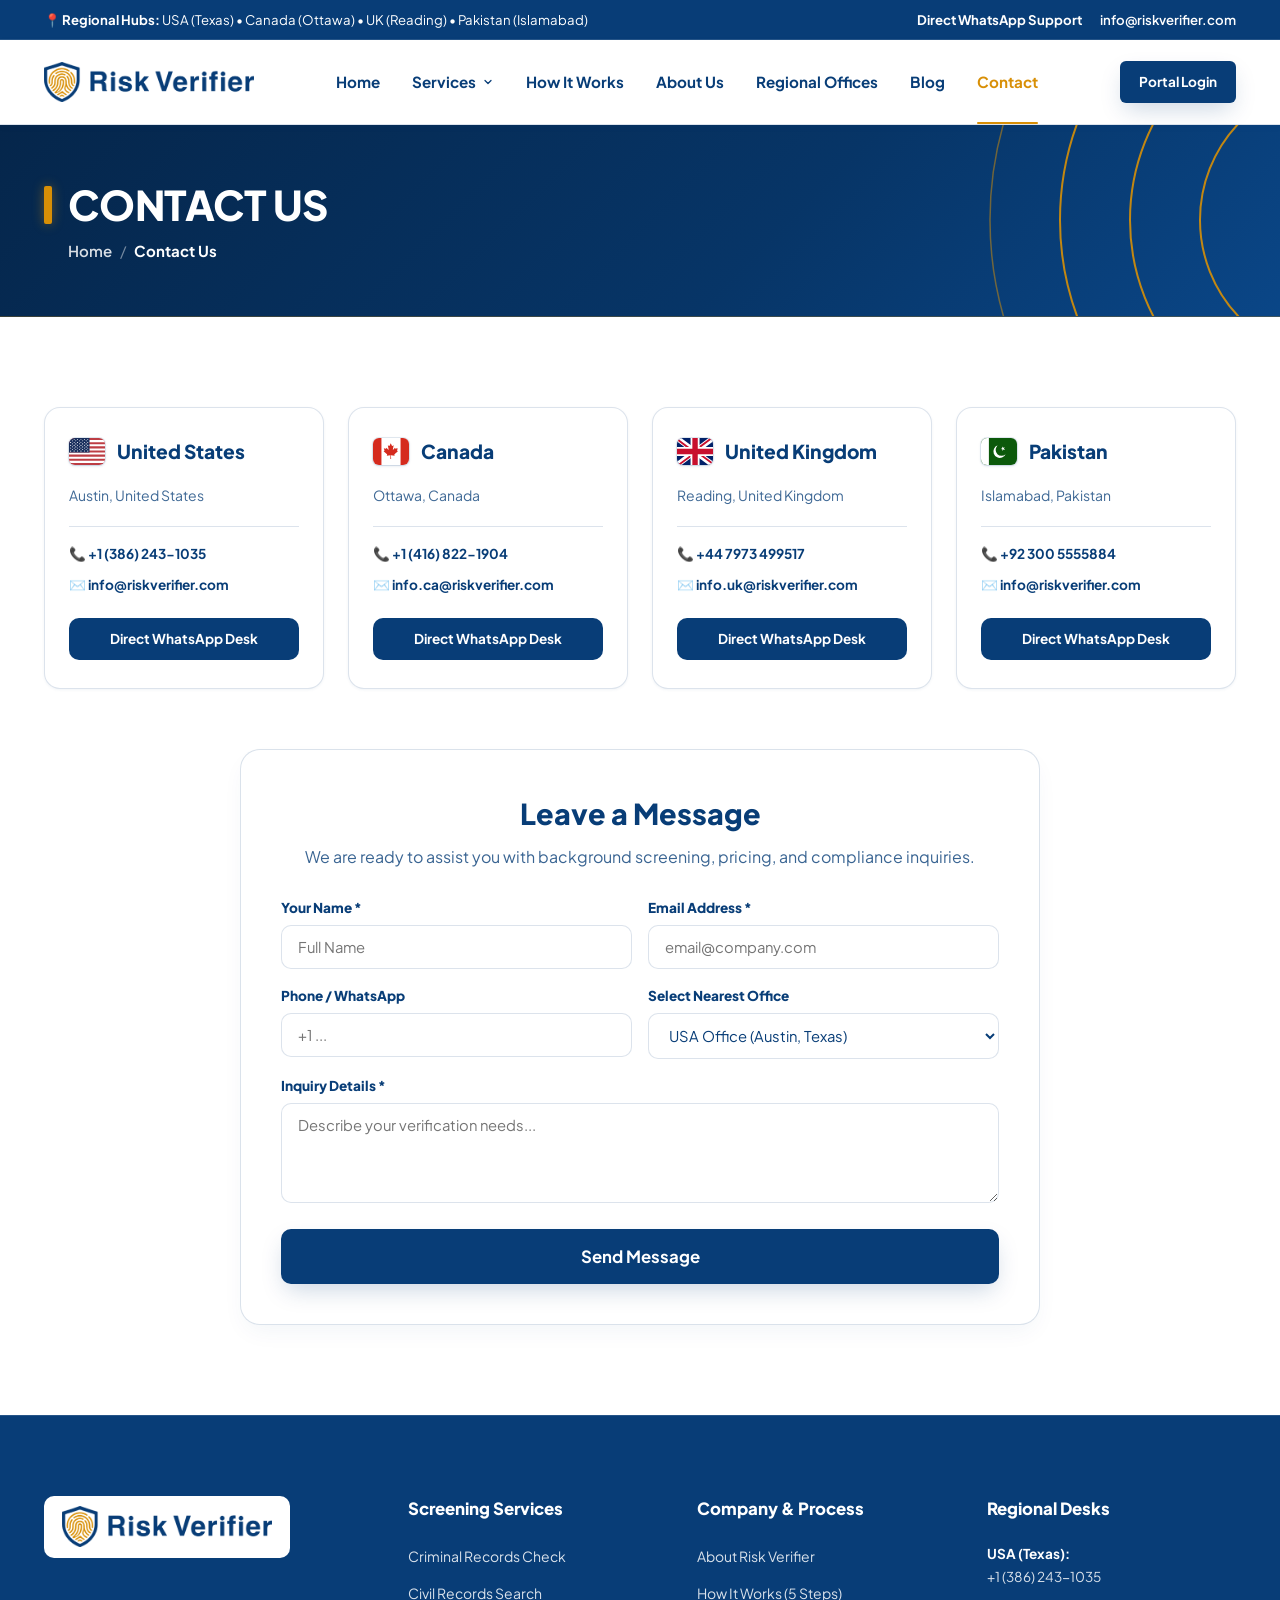
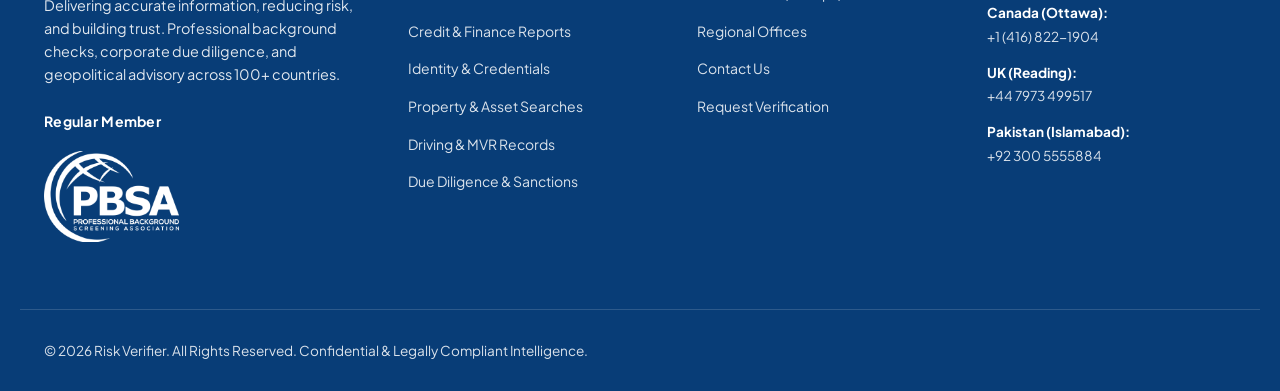
<file: contact.html>
<!DOCTYPE html>
<html lang="en">
<head>
  <meta charset="UTF-8">
  <meta name="viewport" content="width=device-width, initial-scale=1.0">
  <title>Contact Us – Risk Verifier</title>
  <meta name="description" content="Contact Risk Verifier regional offices in USA, Canada, UK, and Pakistan for international background checks, due diligence, and risk inquiries.">
  <link rel="preconnect" href="https://fonts.googleapis.com">
  <link rel="preconnect" href="https://fonts.gstatic.com" crossorigin>
  <link href="https://fonts.googleapis.com/css2?family=Plus+Jakarta+Sans:wght@400;500;600;700;800&family=Inter:wght@400;500;600;700&display=swap" rel="stylesheet">
  <link rel="stylesheet" href="css/style.css">
</head>
<body>

  <!-- Top Bar -->
  <aside class="top-bar">
    <div class="container top-bar-content">
      <div class="top-bar-offices">
        <span>📍 <strong>Regional Hubs:</strong> USA (Texas) • Canada (Ottawa) • UK (Reading) • Pakistan (Islamabad)</span>
      </div>
      <div class="top-bar-contact">
        <a href="https://wa.me/13862431035" target="_blank" class="top-bar-link whatsapp">Direct WhatsApp Support</a>
        <a href="mailto:info@riskverifier.com" class="top-bar-link">info@riskverifier.com</a>
      </div>
    </div>
  </aside>

  <!-- Header -->
  <header class="site-header">
    <div class="container nav-container">
      <a href="index.html" class="brand-logo" aria-label="Risk Verifier Home">
        <img src="assets/Logo.svg" alt="Risk Verifier" class="brand-logo-img">
      </a>

      <nav>
        <ul class="nav-menu" id="navMenu">
          <li><a href="index.html" class="nav-link">Home</a></li>
          <li class="has-dropdown mega-dropdown-parent">
            <a href="services.html" class="nav-link nav-link-dropdown-toggle" id="servicesDropdownToggle" aria-expanded="false" aria-haspopup="true">
              Services
              <svg class="nav-dropdown-arrow" width="12" height="12" viewBox="0 0 24 24" fill="none" stroke="currentColor" stroke-width="2.5" stroke-linecap="round" stroke-linejoin="round" aria-hidden="true"><polyline points="6 9 12 15 18 9"></polyline></svg>
            </a>
            <div class="mega-dropdown-menu" id="servicesMegaDropdown" role="region" aria-label="Services Menu">
  <div class="mega-dropdown-inner">
    <div class="mega-menu-top">
      <div><h3 class="mega-menu-heading">Our services</h3><p class="mega-menu-subheading">Find the information you need to make a confident decision.</p></div>
      <a class="mega-all-services" href="services.html">Explore all services <span aria-hidden="true">→</span></a>
    </div>
    <div class="mega-service-groups"><div class="mega-service-group"><h4 class="mega-group-title">Background screening</h4><ul class="mega-service-list"><li><a href="services.html#criminal-records" class="mega-service-card"><span class="mega-card-title">Criminal Records Check</span><span class="mega-link-arrow" aria-hidden="true">↗</span></a></li>
<li><a href="services.html#civil-records" class="mega-service-card"><span class="mega-card-title">Civil Records Search</span><span class="mega-link-arrow" aria-hidden="true">↗</span></a></li>
<li><a href="services.html#vital-records" class="mega-service-card"><span class="mega-card-title">Vital Records Check</span><span class="mega-link-arrow" aria-hidden="true">↗</span></a></li>
<li><a href="services.html#driving-records" class="mega-service-card"><span class="mega-card-title">Driving &amp; Motor Vehicle Records (MVR)</span><span class="mega-link-arrow" aria-hidden="true">↗</span></a></li></ul></div><div class="mega-service-group"><h4 class="mega-group-title">Verification &amp; records</h4><ul class="mega-service-list"><li><a href="services.html#credit-finance" class="mega-service-card"><span class="mega-card-title">Credit &amp; Finance Reports</span><span class="mega-link-arrow" aria-hidden="true">↗</span></a></li>
<li><a href="services.html#identity-credentials" class="mega-service-card"><span class="mega-card-title">Identity &amp; Credentials Verification</span><span class="mega-link-arrow" aria-hidden="true">↗</span></a></li>
<li><a href="services.html#property-asset" class="mega-service-card"><span class="mega-card-title">Property &amp; Asset Searches</span><span class="mega-link-arrow" aria-hidden="true">↗</span></a></li>
<li><a href="services.html#verifications-references" class="mega-service-card"><span class="mega-card-title">Verifications &amp; References</span><span class="mega-link-arrow" aria-hidden="true">↗</span></a></li></ul></div><div class="mega-service-group"><h4 class="mega-group-title">Intelligence &amp; advisory</h4><ul class="mega-service-list"><li><a href="services.html#due-diligence" class="mega-service-card"><span class="mega-card-title">Due Diligence</span><span class="mega-link-arrow" aria-hidden="true">↗</span></a></li>
<li><a href="services.html#media-analytics" class="mega-service-card"><span class="mega-card-title">Media Analytics</span><span class="mega-link-arrow" aria-hidden="true">↗</span></a></li>
<li><a href="services.html#bespoke-research" class="mega-service-card"><span class="mega-card-title">Bespoke Research</span><span class="mega-link-arrow" aria-hidden="true">↗</span></a></li>
<li><a href="services.html#geopolitical-advisory" class="mega-service-card"><span class="mega-card-title">Geopolitical Advisory</span><span class="mega-link-arrow" aria-hidden="true">↗</span></a></li></ul></div></div>
  </div>
</div>
          </li>
          <li><a href="how-it-works.html" class="nav-link">How It Works</a></li>
          <li><a href="about.html" class="nav-link">About Us</a></li>
          <li><a href="#offices-contact" class="nav-link">Regional Offices</a></li>
          <li><a href="blog.html" class="nav-link">Blog</a></li>
          <li><a href="contact.html" class="nav-link active">Contact</a></li>
        </ul>
      </nav>

      <div class="nav-actions">
        <a href="login.html" class="btn btn-primary btn-sm">Portal Login</a>
        <button class="mobile-toggle" id="mobileNavToggle" aria-label="Toggle navigation menu">
          <svg width="24" height="24" viewBox="0 0 24 24" fill="none" stroke="currentColor" stroke-width="2"><line x1="3" y1="12" x2="21" y2="12"></line><line x1="3" y1="6" x2="21" y2="6"></line><line x1="3" y1="18" x2="21" y2="18"></line></svg>
        </button>
      </div>
    </div>
  </header>

  <main>
<!-- Page Header Banner (Navy Blue with Gold Rings & Accent Bar) -->
    <section class="vector-header-banner page-header-banner" aria-label="Page Header">
      <div class="banner-gold-rings" aria-hidden="true">
        <svg viewBox="0 0 500 500" fill="none" xmlns="http://www.w3.org/2000/svg" class="banner-gold-rings-svg">
          <circle cx="480" cy="250" r="140" stroke="#D88F06" stroke-width="2" stroke-opacity="0.9" />
          <circle cx="480" cy="250" r="210" stroke="#D88F06" stroke-width="2" stroke-opacity="0.9" />
          <circle cx="480" cy="250" r="280" stroke="#D88F06" stroke-width="2" stroke-opacity="0.9" />
          <circle cx="480" cy="250" r="350" stroke="#D88F06" stroke-width="1.5" stroke-opacity="0.5" />
        </svg>
      </div>

      <div class="container banner-inner-container">
        <div class="banner-title-row">
          <span class="banner-gold-bar" aria-hidden="true"></span>
          <h1 class="page-banner-title">
            <span class="ribbon-text">CONTACT US</span>
          </h1>
        </div>
        <div class="banner-breadcrumbs">
          <a href="index.html">Home</a> <span class="sep">/</span> <span class="current">Contact Us</span>
        </div>
      </div>
    </section>

    <!-- Regional Offices Hub -->
    <section class="section section-white" id="offices-contact">
      <div class="container">
        <div class="offices-grid" style="margin-bottom: 60px;">
          <!-- USA -->
          <!-- United States -->
          <div class="office-card">
            <div class="office-card-top">
              <div class="office-flag"><img src="assets/flags/us.svg" alt="United States" class="office-flag-img"></div>
              <h3 class="office-region">United States</h3>
            </div>
            <p class="office-address">
              Austin, United States
            </p>
            <div class="office-contacts">
              <a href="tel:+13862431035" class="office-contact-link">📞 +1 (386) 243-1035</a>
              <a href="mailto:info@riskverifier.com" class="office-contact-link">✉️ info@riskverifier.com</a>
              <a href="https://wa.me/13862431035" target="_blank" class="office-whatsapp-btn">Direct WhatsApp Desk</a>
            </div>
          </div>

          <!-- Canada -->
          <div class="office-card">
            <div class="office-card-top">
              <div class="office-flag"><img src="assets/flags/ca.svg" alt="Canada" class="office-flag-img"></div>
              <h3 class="office-region">Canada</h3>
            </div>
            <p class="office-address">
              Ottawa, Canada
            </p>
            <div class="office-contacts">
              <a href="tel:+14168221904" class="office-contact-link">📞 +1 (416) 822-1904</a>
              <a href="mailto:info.ca@riskverifier.com" class="office-contact-link">✉️ info.ca@riskverifier.com</a>
              <a href="https://wa.me/14168221904" target="_blank" class="office-whatsapp-btn">Direct WhatsApp Desk</a>
            </div>
          </div>

          <!-- UK -->
          <div class="office-card">
            <div class="office-card-top">
              <div class="office-flag"><img src="assets/flags/gb.svg" alt="United Kingdom" class="office-flag-img"></div>
              <h3 class="office-region">United Kingdom</h3>
            </div>
            <p class="office-address">
              Reading, United Kingdom
            </p>
            <div class="office-contacts">
              <a href="tel:+447973499517" class="office-contact-link">📞 +44 7973 499517</a>
              <a href="mailto:info.uk@riskverifier.com" class="office-contact-link">✉️ info.uk@riskverifier.com</a>
              <a href="https://wa.me/447973499517" target="_blank" class="office-whatsapp-btn">Direct WhatsApp Desk</a>
            </div>
          </div>

          <!-- Pakistan -->
          <div class="office-card">
            <div class="office-card-top">
              <div class="office-flag"><img src="assets/flags/pk.svg" alt="Pakistan" class="office-flag-img"></div>
              <h3 class="office-region">Pakistan</h3>
            </div>
            <p class="office-address">
              Islamabad, Pakistan
            </p>
            <div class="office-contacts">
              <a href="tel:+923005555884" class="office-contact-link">📞 +92 300 5555884</a>
              <a href="mailto:info@riskverifier.com" class="office-contact-link">✉️ info@riskverifier.com</a>
              <a href="https://wa.me/923005555884" target="_blank" class="office-whatsapp-btn">Direct WhatsApp Desk</a>
            </div>
          </div>
        </div>

        <!-- Contact Form Box -->
        <div style="max-width: 800px; margin: 0 auto; background: #ffffff; border: 1.5px solid rgba(8,61,119,0.15); border-radius: 20px; padding: 40px; box-shadow: 0 10px 25px -5px rgba(8,61,119,0.06);">
          <h2 style="font-size: 1.8rem; font-weight: 800; color: #083d77; margin-bottom: 8px; text-align: center;">Leave a Message</h2>
          <p style="text-align: center; color: rgba(8,61,119,0.8); margin-bottom: 28px;">We are ready to assist you with background screening, pricing, and compliance inquiries.</p>

          <form id="generalContactForm" class="quote-form">
            <div class="form-row">
              <div class="form-group">
                <label for="contactFullName">Your Name *</label>
                <input type="text" id="contactFullName" class="form-input" required placeholder="Full Name">
              </div>
              <div class="form-group">
                <label for="contactEmail">Email Address *</label>
                <input type="email" id="contactEmail" class="form-input" required placeholder="email@company.com">
              </div>
            </div>

            <div class="form-row">
              <div class="form-group">
                <label for="contactPhone">Phone / WhatsApp</label>
                <input type="tel" id="contactPhone" class="form-input" placeholder="+1 ...">
              </div>
              <div class="form-group">
                <label for="contactOfficeSelect">Select Nearest Office</label>
                <select id="contactOfficeSelect" class="form-select">
                  <option value="USA">USA Office (Austin, Texas)</option>
                  <option value="Canada">Canada Office (Ottawa)</option>
                  <option value="UK">UK Office (Reading)</option>
                  <option value="Pakistan">Pakistan Office (Islamabad)</option>
                </select>
              </div>
            </div>

            <div class="form-group">
              <label for="contactMessage">Inquiry Details *</label>
              <textarea id="contactMessage" class="form-textarea" required placeholder="Describe your verification needs..."></textarea>
            </div>

            <button type="submit" class="btn btn-primary btn-lg" style="margin-top: 10px;">Send Message</button>
          </form>
          <div id="generalContactAlert" style="display: none; margin-top: 16px; padding: 16px; background: #ffffff; border: 2px solid #083d77; border-radius: 8px; color: #083d77; font-weight: 700; text-align: center;">
            ✓ Thank you! Your message has been received. Our team will contact you shortly.
          </div>
        </div>
      </div>
    </section>
  </main>

  <!-- Corporate Footer -->
  <footer class="site-footer">
    <div class="container footer-grid">
      <div class="footer-brand">
        <div class="footer-logo-wrap">
          <img src="assets/Logo.svg" alt="Risk Verifier" class="brand-logo-img">
        </div>
        <p>
          Delivering accurate information, reducing risk, and building trust. Professional background checks, corporate due diligence, and geopolitical advisory across 100+ countries.
        </p>
        <div style="font-size:0.88rem; color:#ffffff; font-weight:700; margin-bottom:8px; letter-spacing:0.02em;">Regular Member</div>
        <div class="footer-accreditation">
          <div class="footer-pbsa-badge">
            <img src="assets/pbsa-logo-white.png" alt="PBSA - Professional Background Screening Association">
          </div>
        </div>
      </div>

      <div>
        <h4 class="footer-title">Screening Services</h4>
        <ul class="footer-links">
          <li><a href="services.html">Criminal Records Check</a></li>
          <li><a href="services.html">Civil Records Search</a></li>
          <li><a href="services.html">Credit & Finance Reports</a></li>
          <li><a href="services.html">Identity & Credentials</a></li>
          <li><a href="services.html">Property & Asset Searches</a></li>
          <li><a href="services.html">Driving & MVR Records</a></li>
          <li><a href="services.html">Due Diligence & Sanctions</a></li>
        </ul>
      </div>

      <div>
        <h4 class="footer-title">Company & Process</h4>
        <ul class="footer-links">
          <li><a href="about.html">About Risk Verifier</a></li>
          <li><a href="how-it-works.html">How It Works (5 Steps)</a></li>
          <li><a href="index.html#offices">Regional Offices</a></li>
          <li><a href="contact.html">Contact Us</a></li>
          <li><a href="index.html#quote-form-section">Request Verification</a></li>
        </ul>
      </div>

      <div>
        <h4 class="footer-title">Regional Desks</h4>
        <div class="footer-offices-list">
          <div class="footer-office-item">
            <strong>USA (Texas):</strong>
            <a href="tel:+13862431035">+1 (386) 243-1035</a>
          </div>
          <div class="footer-office-item">
            <strong>Canada (Ottawa):</strong>
            <a href="tel:+14168221904">+1 (416) 822-1904</a>
          </div>
          <div class="footer-office-item">
            <strong>UK (Reading):</strong>
            <a href="tel:+447973499517">+44 7973 499517</a>
          </div>
          <div class="footer-office-item">
            <strong>Pakistan (Islamabad):</strong>
            <a href="tel:+923005555884">+92 300 5555884</a>
          </div>
        </div>
      </div>
    </div>

    <div class="container footer-bottom">
      <div>© 2026 Risk Verifier. All Rights Reserved. Confidential & Legally Compliant Intelligence.</div>
    </div>
  </footer>

  <script src="js/main.js"></script>
  <script>
    const form = document.getElementById('generalContactForm');
    const alertBox = document.getElementById('generalContactAlert');
    if (form && alertBox) {
      form.addEventListener('submit', (e) => {
        e.preventDefault();
        alertBox.style.display = 'block';
        form.reset();
      });
    }
  </script>
</body>
</html>
</file>
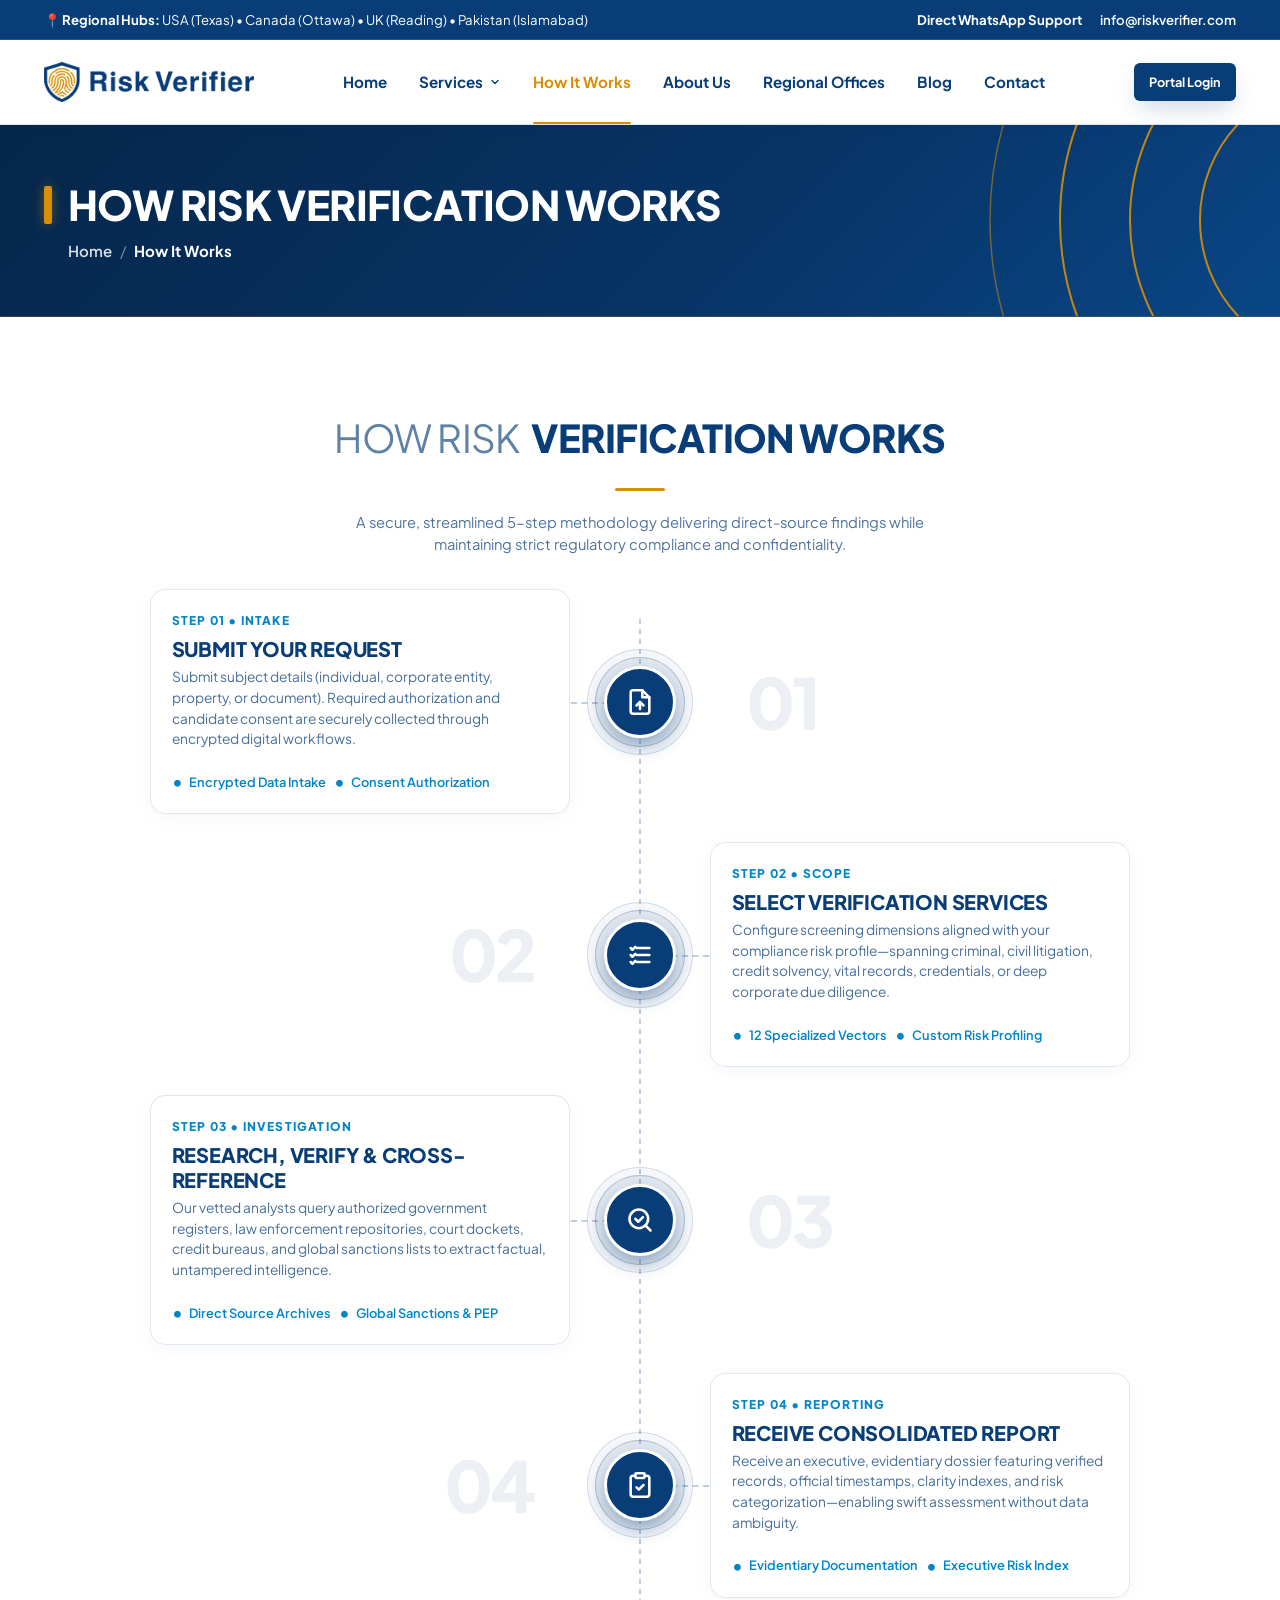
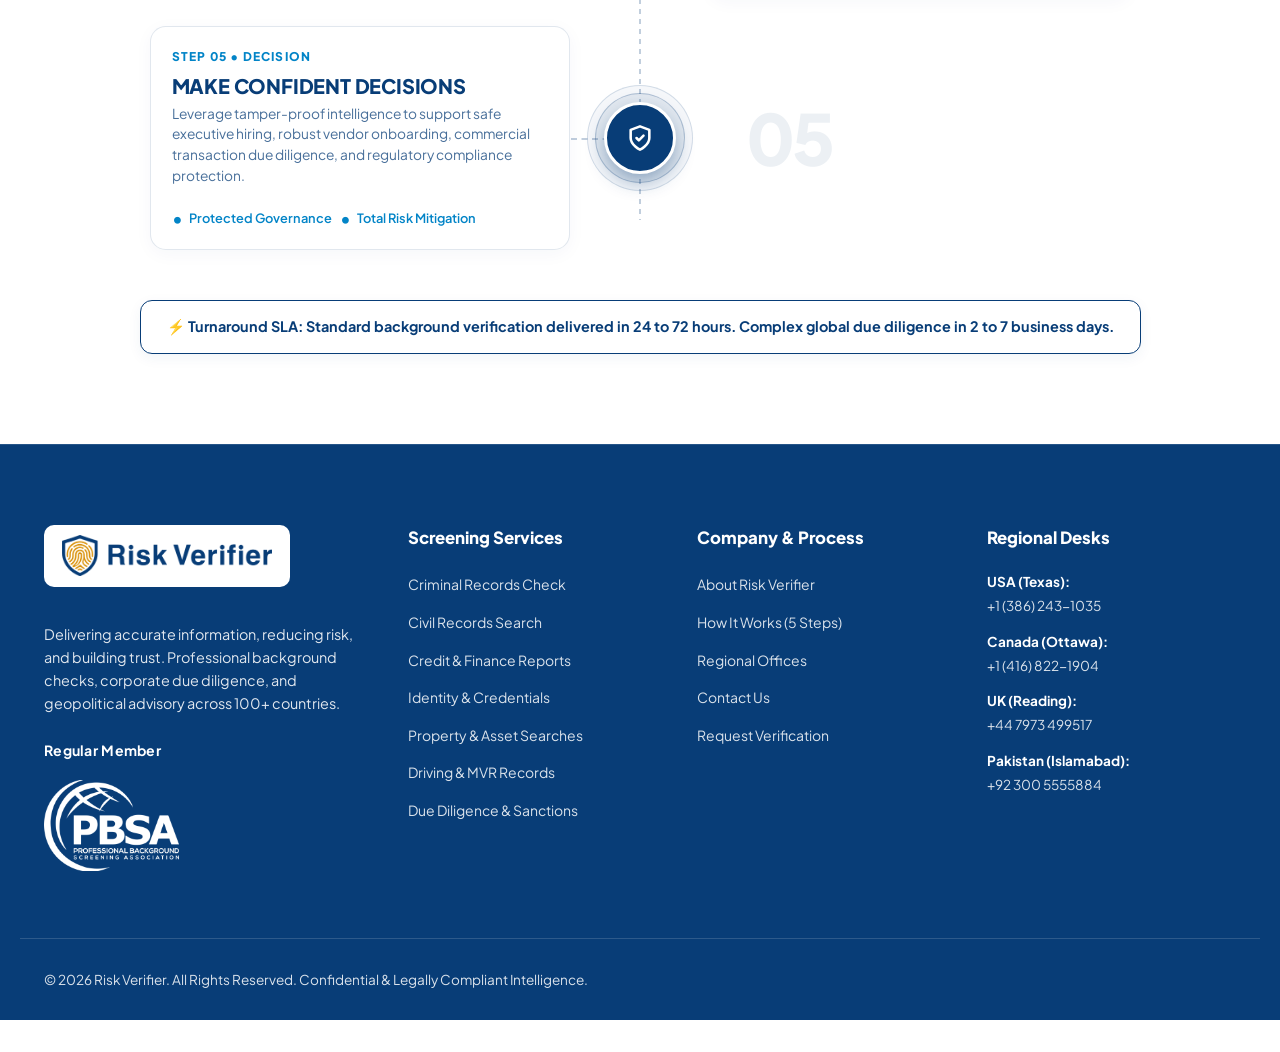
<file: how-it-works.html>
<!DOCTYPE html>
<html lang="en">
<head>
  <meta charset="UTF-8">
  <meta name="viewport" content="width=device-width, initial-scale=1.0">
  <title>How It Works – Risk Verifier</title>
  <meta name="description" content="Discover our 5-step risk verification and background screening process. Accurate, evidence-based reporting with fast 24-72h turnaround.">
  <link rel="preconnect" href="https://fonts.googleapis.com">
  <link rel="preconnect" href="https://fonts.gstatic.com" crossorigin>
  <link href="https://fonts.googleapis.com/css2?family=Plus+Jakarta+Sans:wght@400;500;600;700;800&family=Inter:wght@400;500;600;700&display=swap" rel="stylesheet">
  <link rel="stylesheet" href="css/style.css">
</head>
<body>

  <!-- Top Bar -->
  <aside class="top-bar">
    <div class="container top-bar-content">
      <div class="top-bar-offices">
        <span>📍 <strong>Regional Hubs:</strong> USA (Texas) • Canada (Ottawa) • UK (Reading) • Pakistan (Islamabad)</span>
      </div>
      <div class="top-bar-contact">
        <a href="https://wa.me/13862431035" target="_blank" class="top-bar-link whatsapp">Direct WhatsApp Support</a>
        <a href="mailto:info@riskverifier.com" class="top-bar-link">info@riskverifier.com</a>
      </div>
    </div>
  </aside>

  <!-- Header -->
  <header class="site-header">
    <div class="container nav-container">
      <a href="index.html" class="brand-logo" aria-label="Risk Verifier Home">
        <img src="assets/Logo.svg" alt="Risk Verifier" class="brand-logo-img">
      </a>

      <nav>
        <ul class="nav-menu" id="navMenu">
          <li><a href="index.html" class="nav-link">Home</a></li>
          <li class="has-dropdown mega-dropdown-parent">
            <a href="services.html" class="nav-link nav-link-dropdown-toggle" id="servicesDropdownToggle" aria-expanded="false" aria-haspopup="true">
              Services
              <svg class="nav-dropdown-arrow" width="12" height="12" viewBox="0 0 24 24" fill="none" stroke="currentColor" stroke-width="2.5" stroke-linecap="round" stroke-linejoin="round" aria-hidden="true"><polyline points="6 9 12 15 18 9"></polyline></svg>
            </a>
            <div class="mega-dropdown-menu" id="servicesMegaDropdown" role="region" aria-label="Services Menu">
  <div class="mega-dropdown-inner">
    <div class="mega-menu-top">
      <div><h3 class="mega-menu-heading">Our services</h3><p class="mega-menu-subheading">Find the information you need to make a confident decision.</p></div>
      <a class="mega-all-services" href="services.html">Explore all services <span aria-hidden="true">→</span></a>
    </div>
    <div class="mega-service-groups"><div class="mega-service-group"><h4 class="mega-group-title">Background screening</h4><ul class="mega-service-list"><li><a href="services.html#criminal-records" class="mega-service-card"><span class="mega-card-title">Criminal Records Check</span><span class="mega-link-arrow" aria-hidden="true">↗</span></a></li>
<li><a href="services.html#civil-records" class="mega-service-card"><span class="mega-card-title">Civil Records Search</span><span class="mega-link-arrow" aria-hidden="true">↗</span></a></li>
<li><a href="services.html#vital-records" class="mega-service-card"><span class="mega-card-title">Vital Records Check</span><span class="mega-link-arrow" aria-hidden="true">↗</span></a></li>
<li><a href="services.html#driving-records" class="mega-service-card"><span class="mega-card-title">Driving &amp; Motor Vehicle Records (MVR)</span><span class="mega-link-arrow" aria-hidden="true">↗</span></a></li></ul></div><div class="mega-service-group"><h4 class="mega-group-title">Verification &amp; records</h4><ul class="mega-service-list"><li><a href="services.html#credit-finance" class="mega-service-card"><span class="mega-card-title">Credit &amp; Finance Reports</span><span class="mega-link-arrow" aria-hidden="true">↗</span></a></li>
<li><a href="services.html#identity-credentials" class="mega-service-card"><span class="mega-card-title">Identity &amp; Credentials Verification</span><span class="mega-link-arrow" aria-hidden="true">↗</span></a></li>
<li><a href="services.html#property-asset" class="mega-service-card"><span class="mega-card-title">Property &amp; Asset Searches</span><span class="mega-link-arrow" aria-hidden="true">↗</span></a></li>
<li><a href="services.html#verifications-references" class="mega-service-card"><span class="mega-card-title">Verifications &amp; References</span><span class="mega-link-arrow" aria-hidden="true">↗</span></a></li></ul></div><div class="mega-service-group"><h4 class="mega-group-title">Intelligence &amp; advisory</h4><ul class="mega-service-list"><li><a href="services.html#due-diligence" class="mega-service-card"><span class="mega-card-title">Due Diligence</span><span class="mega-link-arrow" aria-hidden="true">↗</span></a></li>
<li><a href="services.html#media-analytics" class="mega-service-card"><span class="mega-card-title">Media Analytics</span><span class="mega-link-arrow" aria-hidden="true">↗</span></a></li>
<li><a href="services.html#bespoke-research" class="mega-service-card"><span class="mega-card-title">Bespoke Research</span><span class="mega-link-arrow" aria-hidden="true">↗</span></a></li>
<li><a href="services.html#geopolitical-advisory" class="mega-service-card"><span class="mega-card-title">Geopolitical Advisory</span><span class="mega-link-arrow" aria-hidden="true">↗</span></a></li></ul></div></div>
  </div>
</div>
          </li>
          <li><a href="how-it-works.html" class="nav-link active">How It Works</a></li>
          <li><a href="about.html" class="nav-link">About Us</a></li>
          <li><a href="index.html#offices" class="nav-link">Regional Offices</a></li>
          <li><a href="blog.html" class="nav-link">Blog</a></li>
          <li><a href="contact.html" class="nav-link">Contact</a></li>
        </ul>
      </nav>

      <div class="nav-actions">
        <a href="login.html" class="btn btn-primary btn-sm">Portal Login</a>
        <button class="mobile-toggle" id="mobileNavToggle" aria-label="Toggle navigation menu">
          <svg width="24" height="24" viewBox="0 0 24 24" fill="none" stroke="currentColor" stroke-width="2"><line x1="3" y1="12" x2="21" y2="12"></line><line x1="3" y1="6" x2="21" y2="6"></line><line x1="3" y1="18" x2="21" y2="18"></line></svg>
        </button>
      </div>
    </div>
  </header>

  <main>
<!-- Page Header Banner (Navy Blue with Gold Rings & Accent Bar) -->
    <section class="vector-header-banner page-header-banner" aria-label="Page Header">
      <div class="banner-gold-rings" aria-hidden="true">
        <svg viewBox="0 0 500 500" fill="none" xmlns="http://www.w3.org/2000/svg" class="banner-gold-rings-svg">
          <circle cx="480" cy="250" r="140" stroke="#D88F06" stroke-width="2" stroke-opacity="0.9" />
          <circle cx="480" cy="250" r="210" stroke="#D88F06" stroke-width="2" stroke-opacity="0.9" />
          <circle cx="480" cy="250" r="280" stroke="#D88F06" stroke-width="2" stroke-opacity="0.9" />
          <circle cx="480" cy="250" r="350" stroke="#D88F06" stroke-width="1.5" stroke-opacity="0.5" />
        </svg>
      </div>

      <div class="container banner-inner-container">
        <div class="banner-title-row">
          <span class="banner-gold-bar" aria-hidden="true"></span>
          <h1 class="page-banner-title">
            <span class="ribbon-text">HOW RISK VERIFICATION WORKS</span>
          </h1>
        </div>
        <div class="banner-breadcrumbs">
          <a href="index.html">Home</a> <span class="sep">/</span> <span class="current">How It Works</span>
        </div>
      </div>
    </section>

    <!-- 5 Steps Breakdown (Alternating Portal Timeline Design) -->
    <section class="section section-white" id="how-it-works">
      <div class="container">
        <div class="svc-header-container">
          <h2 class="svc-main-title">
            <span class="svc-title-light">HOW RISK</span> VERIFICATION WORKS
          </h2>
          <div class="svc-title-underline"></div>
          <p class="svc-header-desc">
            A secure, streamlined 5-step methodology delivering direct-source findings while maintaining strict regulatory compliance and confidentiality.
          </p>
        </div>

        <div class="svc-timeline-container hiw-portal-timeline">
          <div class="svc-timeline-track"></div>

          <!-- Step 01: Submit Your Request (Odd: Content Left, Center Node, Ghost Num Right) -->
          <div class="svc-timeline-row row-odd svc-side-left">
            <div class="svc-timeline-content">
              <span class="svc-turnaround-badge">Step 01 • Intake</span>
              <h3 class="svc-content-title">SUBMIT YOUR REQUEST</h3>
              <p class="svc-content-desc">
                Submit subject details (individual, corporate entity, property, or document). Required authorization and candidate consent are securely collected through encrypted digital workflows.
              </p>
              <div class="showcase-tags-cloud" style="margin-bottom:0; margin-top:12px;">
                <span class="showcase-tag-pill">Encrypted Data Intake</span>
                <span class="showcase-tag-pill">Consent Authorization</span>
              </div>
            </div>

            <div class="svc-timeline-center">
              <div class="svc-connector-line"></div>
              <div class="svc-portal-node">
                <div class="svc-portal-glow"></div>
                <div class="svc-portal-outer-ring"></div>
                <div class="svc-portal-mid-ring"></div>
                <div class="svc-portal-circle">
                  <svg class="svc-portal-icon" width="28" height="28" viewBox="0 0 24 24" fill="none" stroke="currentColor" stroke-width="2.2" stroke-linecap="round" stroke-linejoin="round" aria-hidden="true">
                    <path d="M14 2H6a2 2 0 0 0-2 2v16a2 2 0 0 0 2 2h12a2 2 0 0 0 2-2V8z"></path>
                    <polyline points="14 2 14 8 20 8"></polyline>
                    <line x1="12" y1="18" x2="12" y2="12"></line>
                    <polyline points="9 15 12 12 15 15"></polyline>
                  </svg>
                </div>
              </div>
            </div>

            <div class="svc-timeline-number">
              <span class="svc-ghost-num">01</span>
            </div>
          </div>

          <!-- Step 02: Verification Scope & Selection (Even: Ghost Num Left, Center Node, Content Right) -->
          <div class="svc-timeline-row row-even svc-side-right">
            <div class="svc-timeline-number">
              <span class="svc-ghost-num">02</span>
            </div>

            <div class="svc-timeline-center">
              <div class="svc-connector-line"></div>
              <div class="svc-portal-node">
                <div class="svc-portal-glow"></div>
                <div class="svc-portal-outer-ring"></div>
                <div class="svc-portal-mid-ring"></div>
                <div class="svc-portal-circle">
                  <svg class="svc-portal-icon" width="28" height="28" viewBox="0 0 24 24" fill="none" stroke="currentColor" stroke-width="2.2" stroke-linecap="round" stroke-linejoin="round" aria-hidden="true">
                    <path d="M9 6h11"></path>
                    <path d="M9 12h11"></path>
                    <path d="M9 18h11"></path>
                    <polyline points="4 6 5.5 7.5 8 5"></polyline>
                    <polyline points="4 12 5.5 13.5 8 11"></polyline>
                    <polyline points="4 18 5.5 19.5 8 17"></polyline>
                  </svg>
                </div>
              </div>
            </div>

            <div class="svc-timeline-content">
              <span class="svc-turnaround-badge">Step 02 • Scope</span>
              <h3 class="svc-content-title">SELECT VERIFICATION SERVICES</h3>
              <p class="svc-content-desc">
                Configure screening dimensions aligned with your compliance risk profile—spanning criminal, civil litigation, credit solvency, vital records, credentials, or deep corporate due diligence.
              </p>
              <div class="showcase-tags-cloud" style="margin-bottom:0; margin-top:12px;">
                <span class="showcase-tag-pill">12 Specialized Vectors</span>
                <span class="showcase-tag-pill">Custom Risk Profiling</span>
              </div>
            </div>
          </div>

          <!-- Step 03: Direct Investigation & Cross-Referencing (Odd) -->
          <div class="svc-timeline-row row-odd svc-side-left">
            <div class="svc-timeline-content">
              <span class="svc-turnaround-badge">Step 03 • Investigation</span>
              <h3 class="svc-content-title">RESEARCH, VERIFY & CROSS-REFERENCE</h3>
              <p class="svc-content-desc">
                Our vetted analysts query authorized government registers, law enforcement repositories, court dockets, credit bureaus, and global sanctions lists to extract factual, untampered intelligence.
              </p>
              <div class="showcase-tags-cloud" style="margin-bottom:0; margin-top:12px;">
                <span class="showcase-tag-pill">Direct Source Archives</span>
                <span class="showcase-tag-pill">Global Sanctions & PEP</span>
              </div>
            </div>

            <div class="svc-timeline-center">
              <div class="svc-connector-line"></div>
              <div class="svc-portal-node">
                <div class="svc-portal-glow"></div>
                <div class="svc-portal-outer-ring"></div>
                <div class="svc-portal-mid-ring"></div>
                <div class="svc-portal-circle">
                  <svg class="svc-portal-icon" width="28" height="28" viewBox="0 0 24 24" fill="none" stroke="currentColor" stroke-width="2.2" stroke-linecap="round" stroke-linejoin="round" aria-hidden="true">
                    <circle cx="11" cy="11" r="8"></circle>
                    <line x1="21" y1="21" x2="16.65" y2="16.65"></line>
                    <polyline points="8 11 10.5 13.5 14.5 9.5"></polyline>
                  </svg>
                </div>
              </div>
            </div>

            <div class="svc-timeline-number">
              <span class="svc-ghost-num">03</span>
            </div>
          </div>

          <!-- Step 04: Consolidated Intelligence Report (Even) -->
          <div class="svc-timeline-row row-even svc-side-right">
            <div class="svc-timeline-number">
              <span class="svc-ghost-num">04</span>
            </div>

            <div class="svc-timeline-center">
              <div class="svc-connector-line"></div>
              <div class="svc-portal-node">
                <div class="svc-portal-glow"></div>
                <div class="svc-portal-outer-ring"></div>
                <div class="svc-portal-mid-ring"></div>
                <div class="svc-portal-circle">
                  <svg class="svc-portal-icon" width="28" height="28" viewBox="0 0 24 24" fill="none" stroke="currentColor" stroke-width="2.2" stroke-linecap="round" stroke-linejoin="round" aria-hidden="true">
                    <path d="M16 4h2a2 2 0 0 1 2 2v14a2 2 0 0 1-2 2H6a2 2 0 0 1-2-2V6a2 2 0 0 1 2-2h2"></path>
                    <rect x="8" y="2" width="8" height="4" rx="1" ry="1"></rect>
                    <path d="M9 14l2 2 4-4"></path>
                  </svg>
                </div>
              </div>
            </div>

            <div class="svc-timeline-content">
              <span class="svc-turnaround-badge">Step 04 • Reporting</span>
              <h3 class="svc-content-title">RECEIVE CONSOLIDATED REPORT</h3>
              <p class="svc-content-desc">
                Receive an executive, evidentiary dossier featuring verified records, official timestamps, clarity indexes, and risk categorization—enabling swift assessment without data ambiguity.
              </p>
              <div class="showcase-tags-cloud" style="margin-bottom:0; margin-top:12px;">
                <span class="showcase-tag-pill">Evidentiary Documentation</span>
                <span class="showcase-tag-pill">Executive Risk Index</span>
              </div>
            </div>
          </div>

          <!-- Step 05: Confident Decision Making (Odd) -->
          <div class="svc-timeline-row row-odd svc-side-left">
            <div class="svc-timeline-content">
              <span class="svc-turnaround-badge">Step 05 • Decision</span>
              <h3 class="svc-content-title">MAKE CONFIDENT DECISIONS</h3>
              <p class="svc-content-desc">
                Leverage tamper-proof intelligence to support safe executive hiring, robust vendor onboarding, commercial transaction due diligence, and regulatory compliance protection.
              </p>
              <div class="showcase-tags-cloud" style="margin-bottom:0; margin-top:12px;">
                <span class="showcase-tag-pill">Protected Governance</span>
                <span class="showcase-tag-pill">Total Risk Mitigation</span>
              </div>
            </div>

            <div class="svc-timeline-center">
              <div class="svc-connector-line"></div>
              <div class="svc-portal-node">
                <div class="svc-portal-glow"></div>
                <div class="svc-portal-outer-ring"></div>
                <div class="svc-portal-mid-ring"></div>
                <div class="svc-portal-circle">
                  <svg class="svc-portal-icon" width="28" height="28" viewBox="0 0 24 24" fill="none" stroke="currentColor" stroke-width="2.2" stroke-linecap="round" stroke-linejoin="round" aria-hidden="true">
                    <path d="M12 22s8-4 8-10V5l-8-3-8 3v7c0 6 8 10 8 10z"></path>
                    <polyline points="9 12 11 14 15 10"></polyline>
                  </svg>
                </div>
              </div>
            </div>

            <div class="svc-timeline-number">
              <span class="svc-ghost-num">05</span>
            </div>
          </div>

        </div>

        <div style="margin-top: 40px; text-align: center;">
          <div style="display: inline-block; padding: 14px 26px; background-color: #ffffff; border: 1.5px solid #083d77; border-radius: 12px; font-size: 0.9rem; color: #083d77; font-weight: 700; box-shadow: 0 4px 14px rgba(8,61,119,0.06);">
            ⚡ <strong>Turnaround SLA:</strong> Standard background verification delivered in <strong>24 to 72 hours</strong>. Complex global due diligence in 2 to 7 business days.
          </div>
        </div>
      </div>
    </section>
  </main>

  <footer class="site-footer">
    <div class="container footer-grid">
      <div class="footer-brand">
        <div class="footer-logo-wrap">
          <img src="assets/Logo.svg" alt="Risk Verifier" class="brand-logo-img">
        </div>
        <p>
          Delivering accurate information, reducing risk, and building trust. Professional background checks, corporate due diligence, and geopolitical advisory across 100+ countries.
        </p>
        <div style="font-size:0.88rem; color:#ffffff; font-weight:700; margin-bottom:8px; letter-spacing:0.02em;">Regular Member</div>
        <div class="footer-accreditation">
          <div class="footer-pbsa-badge">
            <img src="assets/pbsa-logo-white.png" alt="PBSA - Professional Background Screening Association">
          </div>
        </div>
      </div>

      <div>
        <h4 class="footer-title">Screening Services</h4>
        <ul class="footer-links">
          <li><a href="services.html">Criminal Records Check</a></li>
          <li><a href="services.html">Civil Records Search</a></li>
          <li><a href="services.html">Credit & Finance Reports</a></li>
          <li><a href="services.html">Identity & Credentials</a></li>
          <li><a href="services.html">Property & Asset Searches</a></li>
          <li><a href="services.html">Driving & MVR Records</a></li>
          <li><a href="services.html">Due Diligence & Sanctions</a></li>
        </ul>
      </div>

      <div>
        <h4 class="footer-title">Company & Process</h4>
        <ul class="footer-links">
          <li><a href="about.html">About Risk Verifier</a></li>
          <li><a href="how-it-works.html">How It Works (5 Steps)</a></li>
          <li><a href="index.html#offices">Regional Offices</a></li>
          <li><a href="contact.html">Contact Us</a></li>
          <li><a href="index.html#quote-form-section">Request Verification</a></li>
        </ul>
      </div>

      <div>
        <h4 class="footer-title">Regional Desks</h4>
        <div class="footer-offices-list">
          <div class="footer-office-item">
            <strong>USA (Texas):</strong>
            <a href="tel:+13862431035">+1 (386) 243-1035</a>
          </div>
          <div class="footer-office-item">
            <strong>Canada (Ottawa):</strong>
            <a href="tel:+14168221904">+1 (416) 822-1904</a>
          </div>
          <div class="footer-office-item">
            <strong>UK (Reading):</strong>
            <a href="tel:+447973499517">+44 7973 499517</a>
          </div>
          <div class="footer-office-item">
            <strong>Pakistan (Islamabad):</strong>
            <a href="tel:+923005555884">+92 300 5555884</a>
          </div>
        </div>
      </div>
    </div>

    <div class="container footer-bottom">
      <div>© 2026 Risk Verifier. All Rights Reserved. Confidential & Legally Compliant Intelligence.</div>
    </div>
  </footer>

  <script src="js/motion.umd.js"></script>
  <script src="js/main.js"></script>
</body>
</html>
</file>
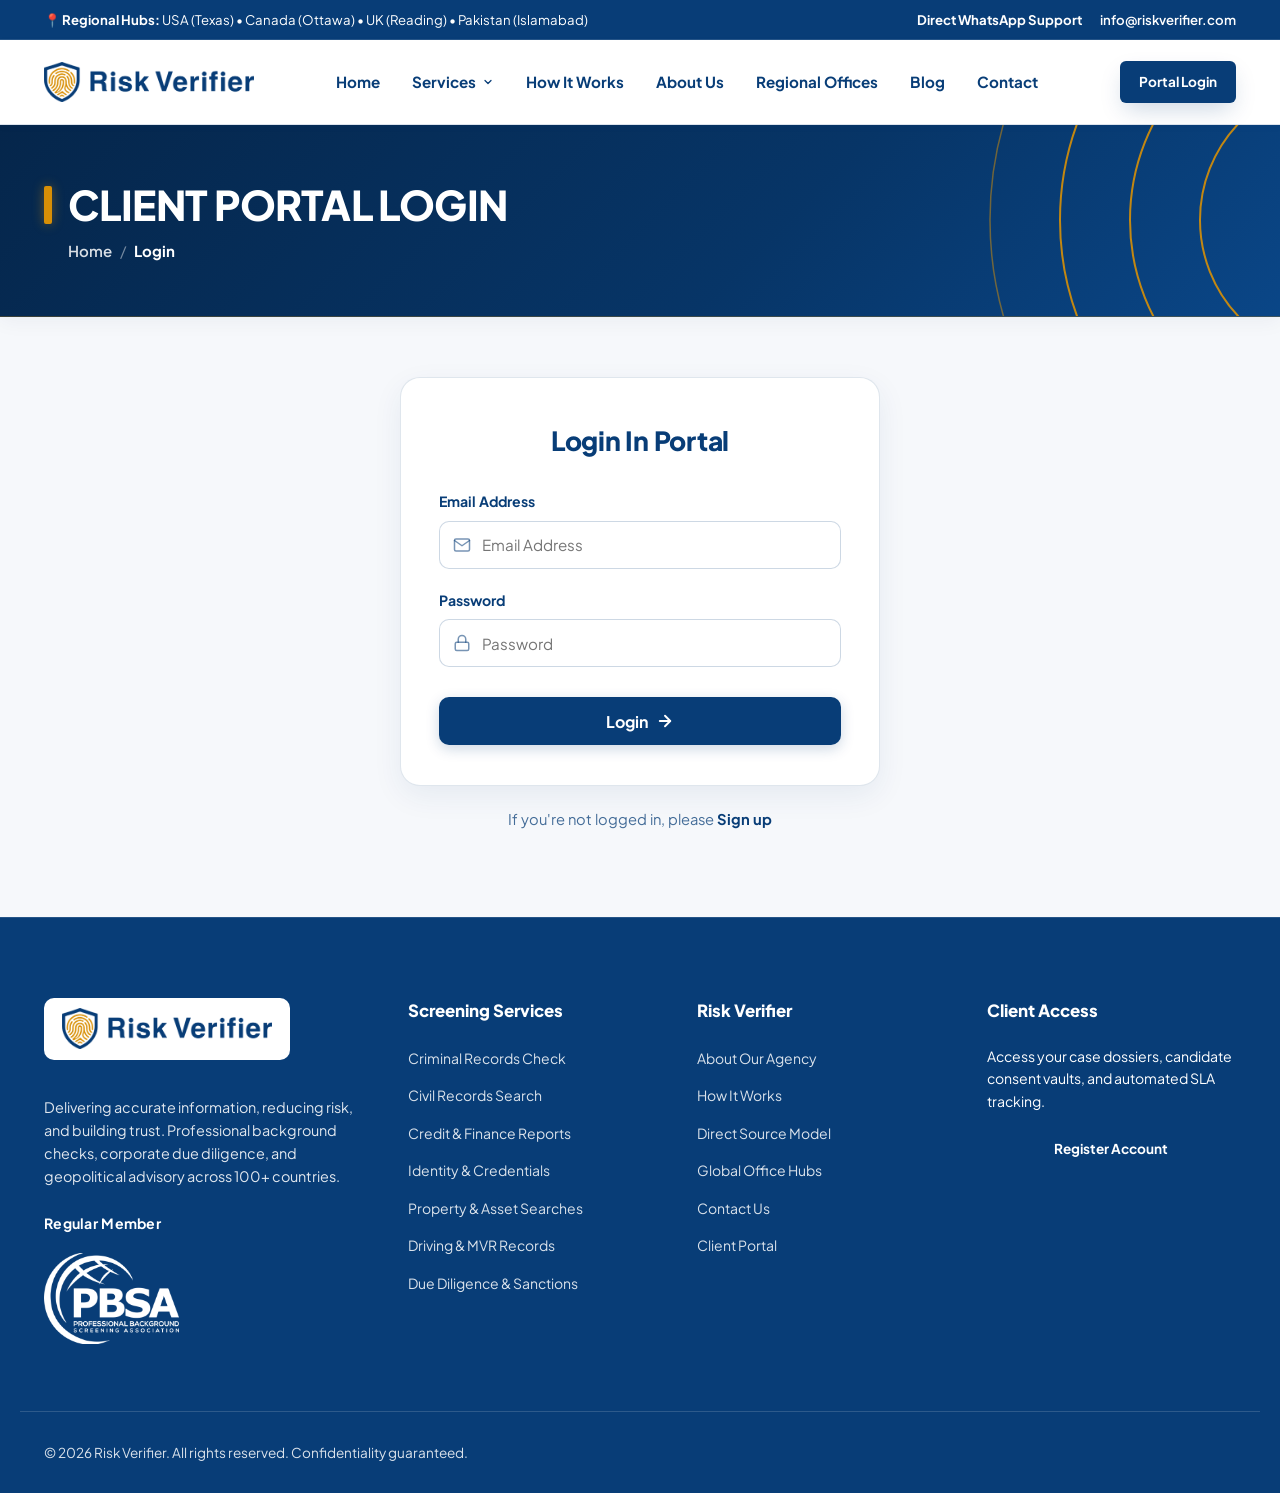
<file: login.html>
<!DOCTYPE html>
<html lang="en">
<head>
  <meta charset="UTF-8">
  <meta name="viewport" content="width=device-width, initial-scale=1.0">
  <title>Login – Risk Verifier Portal</title>
  <meta name="description" content="Secure client and partner portal login for Risk Verifier international background checks, due diligence, and risk reporting.">
  <link rel="preconnect" href="https://fonts.googleapis.com">
  <link rel="preconnect" href="https://fonts.gstatic.com" crossorigin>
  <link href="https://fonts.googleapis.com/css2?family=Plus+Jakarta+Sans:wght@400;500;600;700;800&family=Inter:wght@400;500;600;700&display=swap" rel="stylesheet">
  <link rel="stylesheet" href="css/style.css">
</head>
<body>

  <!-- Top Bar -->
  <aside class="top-bar">
    <div class="container top-bar-content">
      <div class="top-bar-offices">
        <span>📍 <strong>Regional Hubs:</strong> USA (Texas) • Canada (Ottawa) • UK (Reading) • Pakistan (Islamabad)</span>
      </div>
      <div class="top-bar-contact">
        <a href="https://wa.me/13862431035" target="_blank" class="top-bar-link whatsapp">Direct WhatsApp Support</a>
        <a href="mailto:info@riskverifier.com" class="top-bar-link">info@riskverifier.com</a>
      </div>
    </div>
  </aside>

  <!-- Header -->
  <header class="site-header">
    <div class="container nav-container">
      <a href="index.html" class="brand-logo" aria-label="Risk Verifier Home">
        <img src="assets/Logo.svg" alt="Risk Verifier" class="brand-logo-img">
      </a>

      <nav>
        <ul class="nav-menu" id="navMenu">
          <li><a href="index.html" class="nav-link">Home</a></li>
          <li class="has-dropdown mega-dropdown-parent">
            <a href="services.html" class="nav-link nav-link-dropdown-toggle" id="servicesDropdownToggle" aria-expanded="false" aria-haspopup="true">
              Services
              <svg class="nav-dropdown-arrow" width="12" height="12" viewBox="0 0 24 24" fill="none" stroke="currentColor" stroke-width="2.5" stroke-linecap="round" stroke-linejoin="round" aria-hidden="true"><polyline points="6 9 12 15 18 9"></polyline></svg>
            </a>
            <div class="mega-dropdown-menu" id="servicesMegaDropdown" role="region" aria-label="Services Menu">
  <div class="mega-dropdown-inner">
    <div class="mega-menu-top">
      <div><h3 class="mega-menu-heading">Our services</h3><p class="mega-menu-subheading">Find the information you need to make a confident decision.</p></div>
      <a class="mega-all-services" href="services.html">Explore all services <span aria-hidden="true">→</span></a>
    </div>
    <div class="mega-service-groups"><div class="mega-service-group"><h4 class="mega-group-title">Background screening</h4><ul class="mega-service-list"><li><a href="services.html#criminal-records" class="mega-service-card"><span class="mega-card-title">Criminal Records Check</span><span class="mega-link-arrow" aria-hidden="true">↗</span></a></li>
<li><a href="services.html#civil-records" class="mega-service-card"><span class="mega-card-title">Civil Records Search</span><span class="mega-link-arrow" aria-hidden="true">↗</span></a></li>
<li><a href="services.html#vital-records" class="mega-service-card"><span class="mega-card-title">Vital Records Check</span><span class="mega-link-arrow" aria-hidden="true">↗</span></a></li>
<li><a href="services.html#driving-records" class="mega-service-card"><span class="mega-card-title">Driving &amp; Motor Vehicle Records (MVR)</span><span class="mega-link-arrow" aria-hidden="true">↗</span></a></li></ul></div><div class="mega-service-group"><h4 class="mega-group-title">Verification &amp; records</h4><ul class="mega-service-list"><li><a href="services.html#credit-finance" class="mega-service-card"><span class="mega-card-title">Credit &amp; Finance Reports</span><span class="mega-link-arrow" aria-hidden="true">↗</span></a></li>
<li><a href="services.html#identity-credentials" class="mega-service-card"><span class="mega-card-title">Identity &amp; Credentials Verification</span><span class="mega-link-arrow" aria-hidden="true">↗</span></a></li>
<li><a href="services.html#property-asset" class="mega-service-card"><span class="mega-card-title">Property &amp; Asset Searches</span><span class="mega-link-arrow" aria-hidden="true">↗</span></a></li>
<li><a href="services.html#verifications-references" class="mega-service-card"><span class="mega-card-title">Verifications &amp; References</span><span class="mega-link-arrow" aria-hidden="true">↗</span></a></li></ul></div><div class="mega-service-group"><h4 class="mega-group-title">Intelligence &amp; advisory</h4><ul class="mega-service-list"><li><a href="services.html#due-diligence" class="mega-service-card"><span class="mega-card-title">Due Diligence</span><span class="mega-link-arrow" aria-hidden="true">↗</span></a></li>
<li><a href="services.html#media-analytics" class="mega-service-card"><span class="mega-card-title">Media Analytics</span><span class="mega-link-arrow" aria-hidden="true">↗</span></a></li>
<li><a href="services.html#bespoke-research" class="mega-service-card"><span class="mega-card-title">Bespoke Research</span><span class="mega-link-arrow" aria-hidden="true">↗</span></a></li>
<li><a href="services.html#geopolitical-advisory" class="mega-service-card"><span class="mega-card-title">Geopolitical Advisory</span><span class="mega-link-arrow" aria-hidden="true">↗</span></a></li></ul></div></div>
  </div>
</div>
          </li>
          <li><a href="how-it-works.html" class="nav-link">How It Works</a></li>
          <li><a href="about.html" class="nav-link">About Us</a></li>
          <li><a href="index.html#offices" class="nav-link">Regional Offices</a></li>
          <li><a href="blog.html" class="nav-link">Blog</a></li>
          <li><a href="contact.html" class="nav-link">Contact</a></li>
        </ul>
      </nav>

      <div class="nav-actions">
        <a href="login.html" class="btn btn-primary btn-sm">Portal Login</a>
        <button class="mobile-toggle" id="mobileNavToggle" aria-label="Toggle navigation menu">
          <svg width="24" height="24" viewBox="0 0 24 24" fill="none" stroke="currentColor" stroke-width="2"><line x1="3" y1="12" x2="21" y2="12"></line><line x1="3" y1="6" x2="21" y2="6"></line><line x1="3" y1="18" x2="21" y2="18"></line></svg>
        </button>
      </div>
    </div>
  </header>

  <main>
<!-- Page Header Banner (Navy Blue with Gold Rings & Accent Bar) -->
    <section class="vector-header-banner page-header-banner" aria-label="Page Header">
      <div class="banner-gold-rings" aria-hidden="true">
        <svg viewBox="0 0 500 500" fill="none" xmlns="http://www.w3.org/2000/svg" class="banner-gold-rings-svg">
          <circle cx="480" cy="250" r="140" stroke="#D88F06" stroke-width="2" stroke-opacity="0.9" />
          <circle cx="480" cy="250" r="210" stroke="#D88F06" stroke-width="2" stroke-opacity="0.9" />
          <circle cx="480" cy="250" r="280" stroke="#D88F06" stroke-width="2" stroke-opacity="0.9" />
          <circle cx="480" cy="250" r="350" stroke="#D88F06" stroke-width="1.5" stroke-opacity="0.5" />
        </svg>
      </div>

      <div class="container banner-inner-container">
        <div class="banner-title-row">
          <span class="banner-gold-bar" aria-hidden="true"></span>
          <h1 class="page-banner-title">
            <span class="ribbon-text">CLIENT PORTAL LOGIN</span>
          </h1>
        </div>
        <div class="banner-breadcrumbs">
          <a href="index.html">Home</a> <span class="sep">/</span> <span class="current">Login</span>
        </div>
      </div>
    </section>

    <!-- Portal Section -->
    <section class="portal-section">
      <div class="container">
        <div class="portal-card portal-card-login">
          <h2 class="portal-card-title">Login In Portal</h2>

          <form class="portal-form" id="portalLoginForm" onsubmit="event.preventDefault(); alert('Login functionality connected. Please enter your authorized credentials.');">
            <!-- Email Field -->
            <div class="portal-form-group">
              <label class="portal-form-label" for="loginEmail">Email Address</label>
              <div class="portal-input-wrap has-icon">
                <svg class="portal-input-icon" width="18" height="18" viewBox="0 0 24 24" fill="none" stroke="currentColor" stroke-width="2" stroke-linecap="round" stroke-linejoin="round">
                  <path d="M4 4h16c1.1 0 2 .9 2 2v12c0 1.1-.9 2-2 2H4c-1.1 0-2-.9-2-2V6c0-1.1.9-2 2-2z"></path>
                  <polyline points="22,6 12,13 2,6"></polyline>
                </svg>
                <input type="email" id="loginEmail" name="email" class="portal-input" placeholder="Email Address" required>
              </div>
            </div>

            <!-- Password Field -->
            <div class="portal-form-group">
              <label class="portal-form-label" for="loginPassword">Password</label>
              <div class="portal-input-wrap has-icon">
                <svg class="portal-input-icon" width="18" height="18" viewBox="0 0 24 24" fill="none" stroke="currentColor" stroke-width="2" stroke-linecap="round" stroke-linejoin="round">
                  <rect x="3" y="11" width="18" height="11" rx="2" ry="2"></rect>
                  <path d="M7 11V7a5 5 0 0 1 10 0v4"></path>
                </svg>
                <input type="password" id="loginPassword" name="password" class="portal-input" placeholder="Password" required>
              </div>
            </div>

            <!-- Submit Button -->
            <button type="submit" class="btn btn-primary portal-btn-submit">
              <span>Login</span>
              <svg width="18" height="18" viewBox="0 0 24 24" fill="none" stroke="currentColor" stroke-width="2.5" stroke-linecap="round" stroke-linejoin="round">
                <line x1="5" y1="12" x2="19" y2="12"></line>
                <polyline points="12 5 19 12 12 19"></polyline>
              </svg>
            </button>
          </form>
        </div>

        <!-- Prompt Link -->
        <div class="portal-switch-prompt">
          If you're not logged in, please <a href="signup.html">Sign up</a>
        </div>
      </div>
    </section>
  </main>

  <!-- Footer -->
  <footer class="site-footer">
    <div class="container footer-grid">
      <!-- Col 1: Brand -->
      <div class="footer-brand">
        <div class="footer-logo-wrap">
          <img src="assets/Logo.svg" alt="Risk Verifier" class="brand-logo-img">
        </div>
        <p>
          Delivering accurate information, reducing risk, and building trust. Professional background checks, corporate due diligence, and geopolitical advisory across 100+ countries.
        </p>
        <div style="font-size:0.88rem; color:#ffffff; font-weight:700; margin-bottom:8px; letter-spacing:0.02em;">Regular Member</div>
        <div class="footer-accreditation">
          <div class="footer-pbsa-badge">
            <img src="assets/pbsa-logo-white.png" alt="PBSA - Professional Background Screening Association">
          </div>
        </div>
      </div>

      <!-- Col 2: Services -->
      <div>
        <h4 class="footer-title">Screening Services</h4>
        <ul class="footer-links">
          <li><a href="services.html">Criminal Records Check</a></li>
          <li><a href="services.html">Civil Records Search</a></li>
          <li><a href="services.html">Credit & Finance Reports</a></li>
          <li><a href="services.html">Identity & Credentials</a></li>
          <li><a href="services.html">Property & Asset Searches</a></li>
          <li><a href="services.html">Driving & MVR Records</a></li>
          <li><a href="services.html">Due Diligence & Sanctions</a></li>
        </ul>
      </div>

      <!-- Col 3: Company -->
      <div>
        <h4 class="footer-title">Risk Verifier</h4>
        <ul class="footer-links">
          <li><a href="about.html">About Our Agency</a></li>
          <li><a href="how-it-works.html">How It Works</a></li>
          <li><a href="index.html#why-choose-us">Direct Source Model</a></li>
          <li><a href="contact.html">Global Office Hubs</a></li>
          <li><a href="contact.html">Contact Us</a></li>
          <li><a href="login.html">Client Portal</a></li>
        </ul>
      </div>

      <!-- Col 4: Quick Action -->
      <div>
        <h4 class="footer-title">Client Access</h4>
        <p style="font-size: 0.88rem; color: #ffffff; margin-bottom: 16px;">
          Access your case dossiers, candidate consent vaults, and automated SLA tracking.
        </p>
        <a href="signup.html" class="btn btn-outline-white btn-sm" style="width: 100%; text-align: center;">Register Account</a>
      </div>
    </div>

    <div class="container footer-bottom">
      <div>&copy; 2026 Risk Verifier. All rights reserved. Confidentiality guaranteed.</div>
    </div>
  </footer>

  <script src="js/main.js"></script>
</body>
</html>
</file>
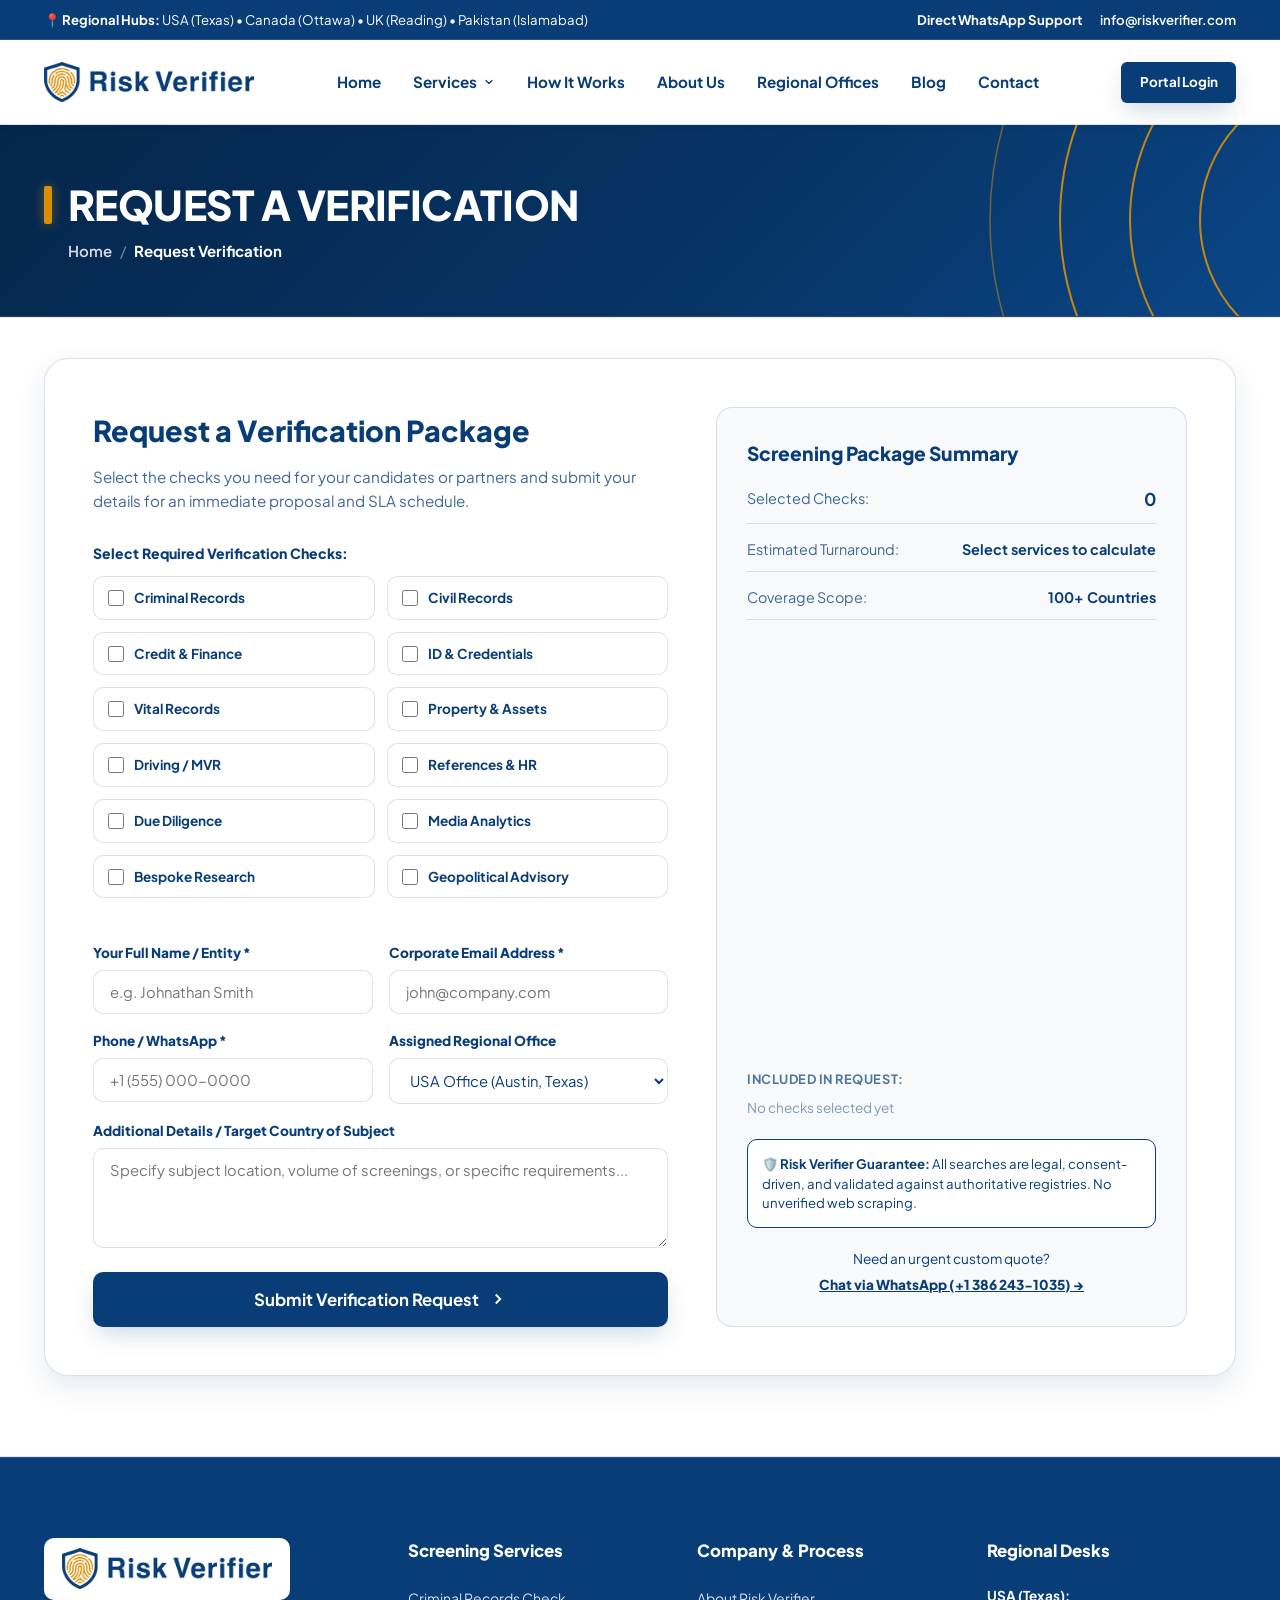
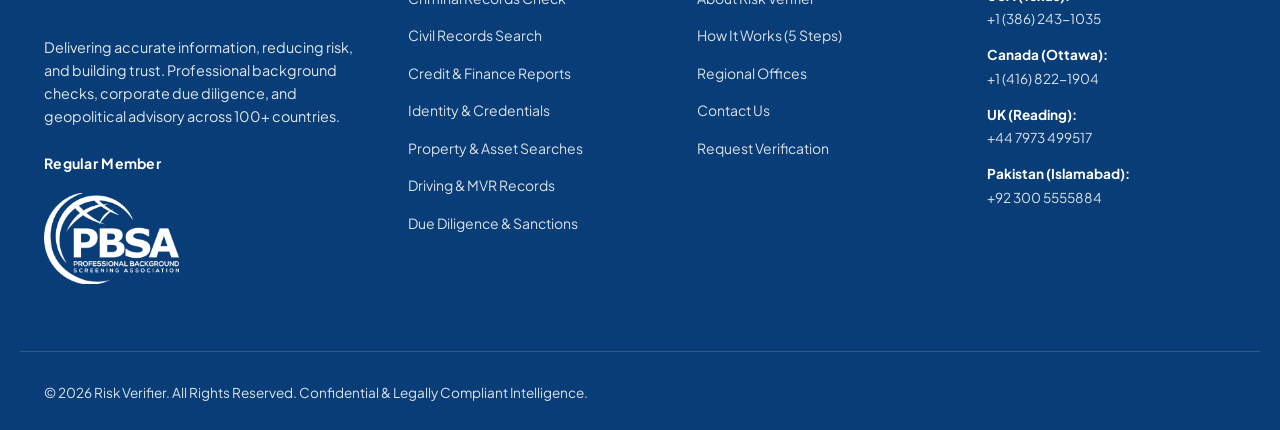
<file: request-a-verification.html>
<!DOCTYPE html>
<html lang="en">
<head>
  <meta charset="UTF-8">
  <meta http-equiv="refresh" content="0; url=request-verification.html">
  <title>Redirecting to Request Verification...</title>
</head>
<body>
  <p>Redirecting to <a href="request-verification.html">Request Verification</a>...</p>
</body>
</html>
</file>
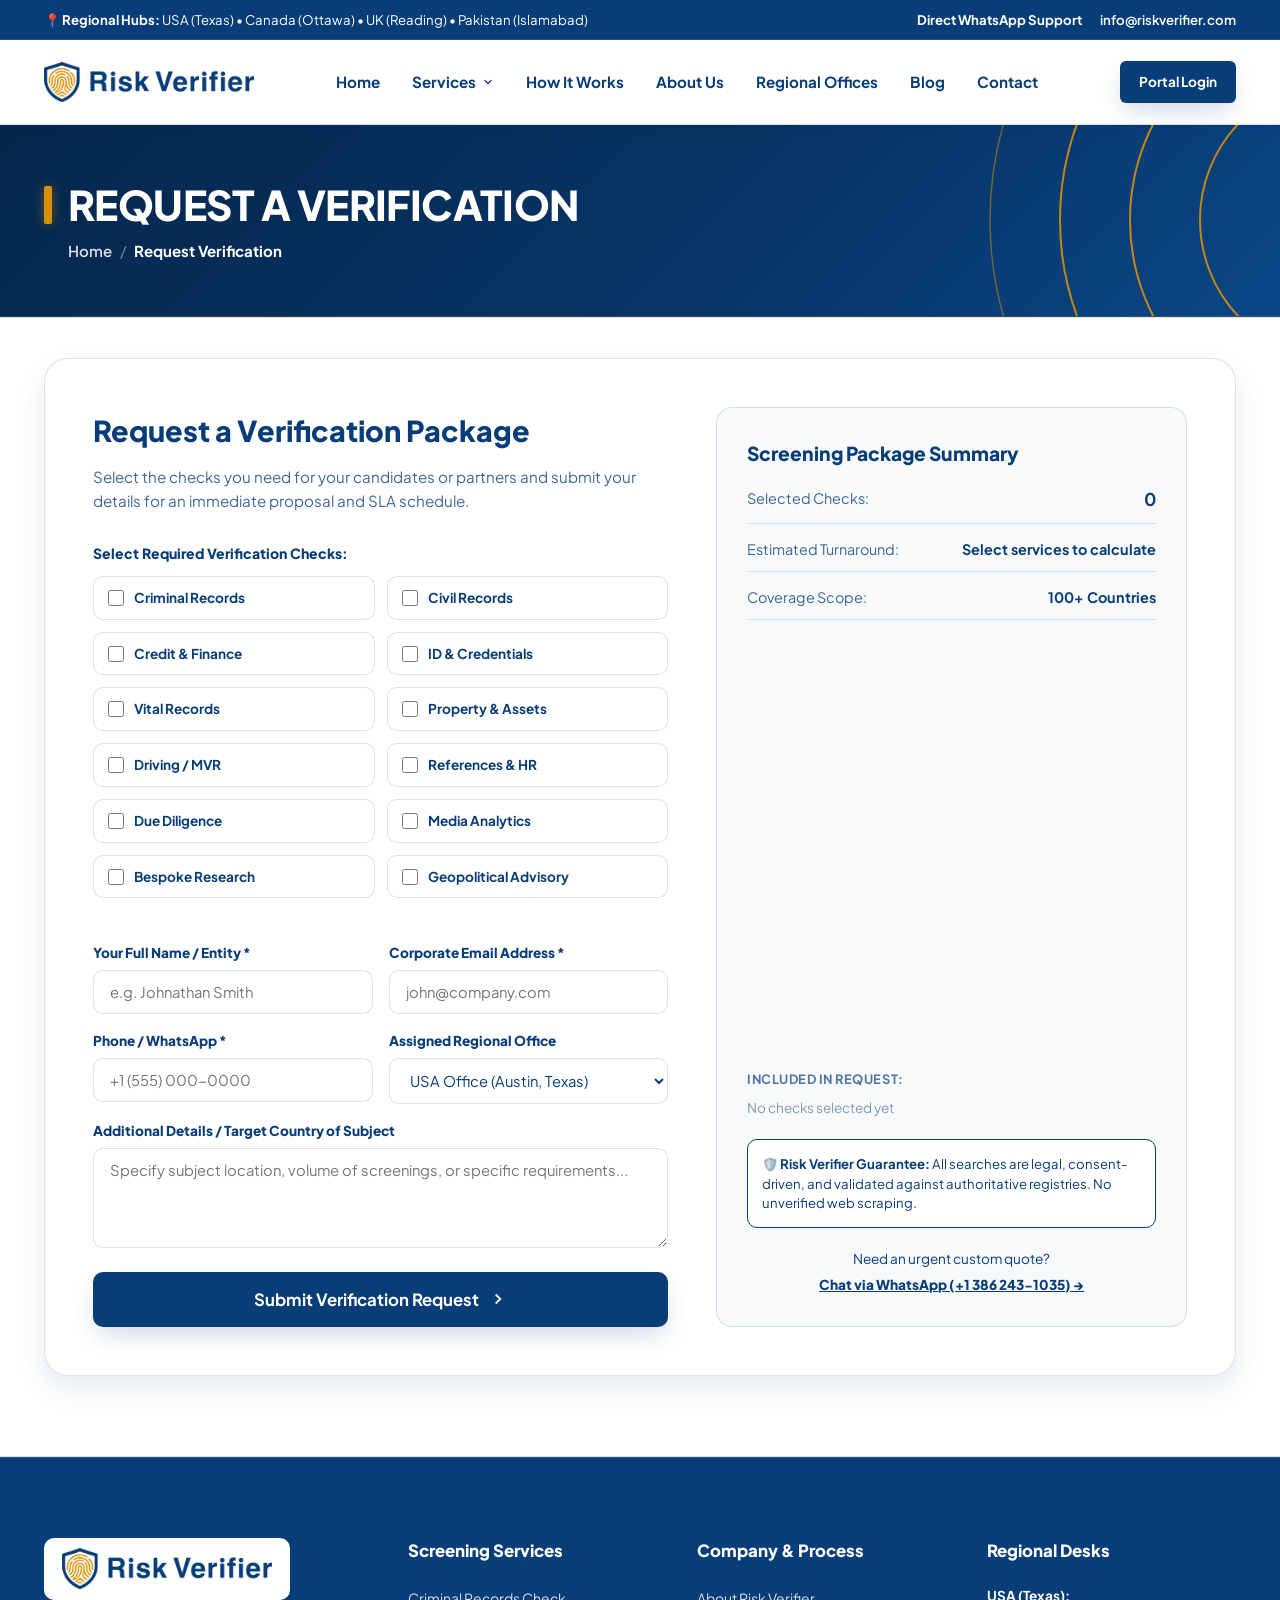
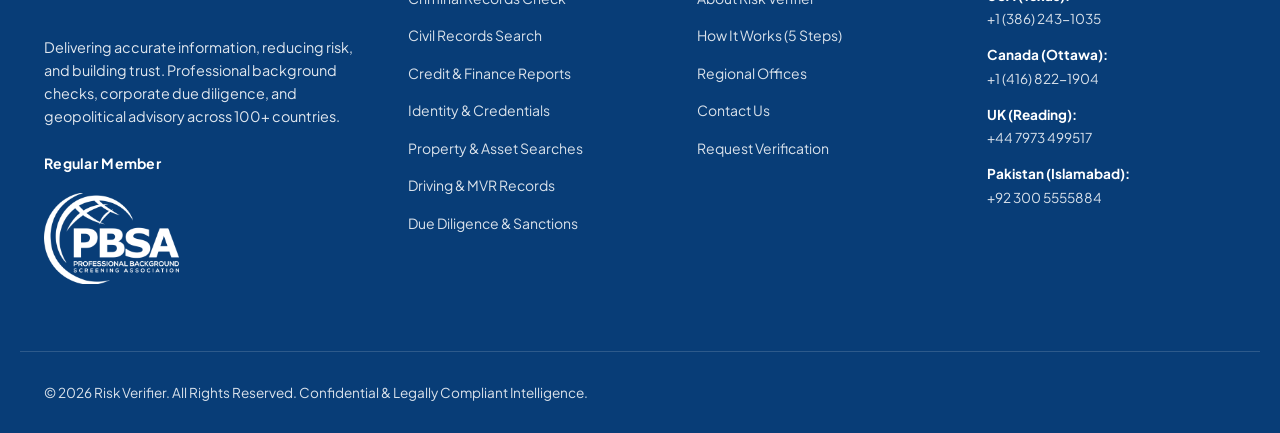
<file: request-verification.html>
<!DOCTYPE html>
<html lang="en">
<head>
  <meta charset="UTF-8">
  <meta name="viewport" content="width=device-width, initial-scale=1.0">
  <title>Request a Verification Package – Risk Verifier</title>
  <meta name="description" content="Select from 12 global screening checks and submit your request for direct-source verification and compliance reporting across 100+ countries.">
  <link rel="preconnect" href="https://fonts.googleapis.com">
  <link rel="preconnect" href="https://fonts.gstatic.com" crossorigin>
  <link href="https://fonts.googleapis.com/css2?family=Plus+Jakarta+Sans:wght@400;500;600;700;800&family=Inter:wght@400;500;600;700&display=swap" rel="stylesheet">
  <link rel="stylesheet" href="css/style.css">
</head>
<body>

  <!-- Top Bar -->
  <aside class="top-bar">
    <div class="container top-bar-content">
      <div class="top-bar-offices">
        <span>📍 <strong>Regional Hubs:</strong> USA (Texas) • Canada (Ottawa) • UK (Reading) • Pakistan (Islamabad)</span>
      </div>
      <div class="top-bar-contact">
        <a href="https://wa.me/13862431035" target="_blank" class="top-bar-link whatsapp">Direct WhatsApp Support</a>
        <a href="mailto:info@riskverifier.com" class="top-bar-link">info@riskverifier.com</a>
      </div>
    </div>
  </aside>

  <!-- Header -->
  <header class="site-header">
    <div class="container nav-container">
      <a href="index.html" class="brand-logo" aria-label="Risk Verifier Home">
        <img src="assets/Logo.svg" alt="Risk Verifier" class="brand-logo-img">
      </a>

      <nav>
        <ul class="nav-menu" id="navMenu">
          <li><a href="index.html" class="nav-link">Home</a></li>
          <li class="has-dropdown mega-dropdown-parent">
            <a href="services.html" class="nav-link nav-link-dropdown-toggle" id="servicesDropdownToggle" aria-expanded="false" aria-haspopup="true">
              Services
              <svg class="nav-dropdown-arrow" width="12" height="12" viewBox="0 0 24 24" fill="none" stroke="currentColor" stroke-width="2.5" stroke-linecap="round" stroke-linejoin="round" aria-hidden="true"><polyline points="6 9 12 15 18 9"></polyline></svg>
            </a>
            <div class="mega-dropdown-menu" id="servicesMegaDropdown" role="region" aria-label="Services Menu">
  <div class="mega-dropdown-inner">
    <div class="mega-menu-top">
      <div><h3 class="mega-menu-heading">Our services</h3><p class="mega-menu-subheading">Find the information you need to make a confident decision.</p></div>
      <a class="mega-all-services" href="services.html">Explore all services <span aria-hidden="true">→</span></a>
    </div>
    <div class="mega-service-groups"><div class="mega-service-group"><h4 class="mega-group-title">Background screening</h4><ul class="mega-service-list"><li><a href="services.html#criminal-records" class="mega-service-card"><span class="mega-card-title">Criminal Records Check</span><span class="mega-link-arrow" aria-hidden="true">↗</span></a></li>
<li><a href="services.html#civil-records" class="mega-service-card"><span class="mega-card-title">Civil Records Search</span><span class="mega-link-arrow" aria-hidden="true">↗</span></a></li>
<li><a href="services.html#vital-records" class="mega-service-card"><span class="mega-card-title">Vital Records Check</span><span class="mega-link-arrow" aria-hidden="true">↗</span></a></li>
<li><a href="services.html#driving-records" class="mega-service-card"><span class="mega-card-title">Driving &amp; Motor Vehicle Records (MVR)</span><span class="mega-link-arrow" aria-hidden="true">↗</span></a></li></ul></div><div class="mega-service-group"><h4 class="mega-group-title">Verification &amp; records</h4><ul class="mega-service-list"><li><a href="services.html#credit-finance" class="mega-service-card"><span class="mega-card-title">Credit &amp; Finance Reports</span><span class="mega-link-arrow" aria-hidden="true">↗</span></a></li>
<li><a href="services.html#identity-credentials" class="mega-service-card"><span class="mega-card-title">Identity &amp; Credentials Verification</span><span class="mega-link-arrow" aria-hidden="true">↗</span></a></li>
<li><a href="services.html#property-asset" class="mega-service-card"><span class="mega-card-title">Property &amp; Asset Searches</span><span class="mega-link-arrow" aria-hidden="true">↗</span></a></li>
<li><a href="services.html#verifications-references" class="mega-service-card"><span class="mega-card-title">Verifications &amp; References</span><span class="mega-link-arrow" aria-hidden="true">↗</span></a></li></ul></div><div class="mega-service-group"><h4 class="mega-group-title">Intelligence &amp; advisory</h4><ul class="mega-service-list"><li><a href="services.html#due-diligence" class="mega-service-card"><span class="mega-card-title">Due Diligence</span><span class="mega-link-arrow" aria-hidden="true">↗</span></a></li>
<li><a href="services.html#media-analytics" class="mega-service-card"><span class="mega-card-title">Media Analytics</span><span class="mega-link-arrow" aria-hidden="true">↗</span></a></li>
<li><a href="services.html#bespoke-research" class="mega-service-card"><span class="mega-card-title">Bespoke Research</span><span class="mega-link-arrow" aria-hidden="true">↗</span></a></li>
<li><a href="services.html#geopolitical-advisory" class="mega-service-card"><span class="mega-card-title">Geopolitical Advisory</span><span class="mega-link-arrow" aria-hidden="true">↗</span></a></li></ul></div></div>
  </div>
</div>
          </li>
          <li><a href="how-it-works.html" class="nav-link">How It Works</a></li>
          <li><a href="about.html" class="nav-link">About Us</a></li>
          <li><a href="contact.html#offices-contact" class="nav-link">Regional Offices</a></li>
          <li><a href="blog.html" class="nav-link">Blog</a></li>
          <li><a href="contact.html" class="nav-link">Contact</a></li>
        </ul>
      </nav>

      <div class="nav-actions">
        <a href="login.html" class="btn btn-primary btn-sm">Portal Login</a>
        <button class="mobile-toggle" id="mobileNavToggle" aria-label="Toggle navigation menu">
          <svg width="24" height="24" viewBox="0 0 24 24" fill="none" stroke="currentColor" stroke-width="2"><line x1="3" y1="12" x2="21" y2="12"></line><line x1="3" y1="6" x2="21" y2="6"></line><line x1="3" y1="18" x2="21" y2="18"></line></svg>
        </button>
      </div>
    </div>
  </header>

  <main>
<!-- Page Header Banner (Navy Blue with Gold Rings & Accent Bar) -->
    <section class="vector-header-banner page-header-banner" aria-label="Page Header">
      <div class="banner-gold-rings" aria-hidden="true">
        <svg viewBox="0 0 500 500" fill="none" xmlns="http://www.w3.org/2000/svg" class="banner-gold-rings-svg">
          <circle cx="480" cy="250" r="140" stroke="#D88F06" stroke-width="2" stroke-opacity="0.9" />
          <circle cx="480" cy="250" r="210" stroke="#D88F06" stroke-width="2" stroke-opacity="0.9" />
          <circle cx="480" cy="250" r="280" stroke="#D88F06" stroke-width="2" stroke-opacity="0.9" />
          <circle cx="480" cy="250" r="350" stroke="#D88F06" stroke-width="1.5" stroke-opacity="0.5" />
        </svg>
      </div>

      <div class="container banner-inner-container">
        <div class="banner-title-row">
          <span class="banner-gold-bar" aria-hidden="true"></span>
          <h1 class="page-banner-title">
            <span class="ribbon-text">REQUEST A VERIFICATION</span>
          </h1>
        </div>
        <div class="banner-breadcrumbs">
          <a href="index.html">Home</a> <span class="sep">/</span> <span class="current">Request Verification</span>
        </div>
      </div>
    </section>

    <!-- Interactive Verification Request & Quote Section -->
    <section class="section quote-section" id="quote-form-section" style="padding: 40px 0 80px;">
      <div class="container">
        <div class="quote-wrapper">
          <div class="quote-grid">
            
            <!-- Left: Checkbox Selector & Form -->
            <div class="quote-left">
              <h3>Request a Verification Package</h3>
              <p>Select the checks you need for your candidates or partners and submit your details for an immediate proposal and SLA schedule.</p>
              
              <div id="formResponseAlert" style="display:none;"></div>

              <form id="verificationRequestForm" class="quote-form">
                <label style="font-size:0.875rem; font-weight:800; color:#083d77; margin-bottom: -4px;">Select Required Verification Checks:</label>
                <div class="services-checkbox-grid">
                  <label class="checkbox-pill">
                    <input type="checkbox" name="services" value="criminal-records">
                    <span>Criminal Records</span>
                  </label>
                  <label class="checkbox-pill">
                    <input type="checkbox" name="services" value="civil-records">
                    <span>Civil Records</span>
                  </label>
                  <label class="checkbox-pill">
                    <input type="checkbox" name="services" value="credit-finance">
                    <span>Credit & Finance</span>
                  </label>
                  <label class="checkbox-pill">
                    <input type="checkbox" name="services" value="identity-credentials">
                    <span>ID & Credentials</span>
                  </label>
                  <label class="checkbox-pill">
                    <input type="checkbox" name="services" value="vital-records">
                    <span>Vital Records</span>
                  </label>
                  <label class="checkbox-pill">
                    <input type="checkbox" name="services" value="property-asset">
                    <span>Property & Assets</span>
                  </label>
                  <label class="checkbox-pill">
                    <input type="checkbox" name="services" value="driving-records">
                    <span>Driving / MVR</span>
                  </label>
                  <label class="checkbox-pill">
                    <input type="checkbox" name="services" value="verifications-references">
                    <span>References & HR</span>
                  </label>
                  <label class="checkbox-pill">
                    <input type="checkbox" name="services" value="due-diligence">
                    <span>Due Diligence</span>
                  </label>
                  <label class="checkbox-pill">
                    <input type="checkbox" name="services" value="media-analytics">
                    <span>Media Analytics</span>
                  </label>
                  <label class="checkbox-pill">
                    <input type="checkbox" name="services" value="bespoke-research">
                    <span>Bespoke Research</span>
                  </label>
                  <label class="checkbox-pill">
                    <input type="checkbox" name="services" value="geopolitical-advisory">
                    <span>Geopolitical Advisory</span>
                  </label>
                </div>

                <div class="form-row">
                  <div class="form-group">
                    <label for="clientName">Your Full Name / Entity *</label>
                    <input type="text" id="clientName" class="form-input" required placeholder="e.g. Johnathan Smith">
                  </div>
                  <div class="form-group">
                    <label for="clientEmail">Corporate Email Address *</label>
                    <input type="email" id="clientEmail" class="form-input" required placeholder="john@company.com">
                  </div>
                </div>

                <div class="form-row">
                  <div class="form-group">
                    <label for="clientPhone">Phone / WhatsApp *</label>
                    <input type="tel" id="clientPhone" class="form-input" required placeholder="+1 (555) 000-0000">
                  </div>
                  <div class="form-group">
                    <label for="preferredOffice">Assigned Regional Office</label>
                    <select id="preferredOffice" class="form-select">
                      <option value="USA">USA Office (Austin, Texas)</option>
                      <option value="Canada">Canada Office (Ottawa)</option>
                      <option value="UK">UK Office (Reading)</option>
                      <option value="Pakistan">Pakistan Office (Islamabad)</option>
                    </select>
                  </div>
                </div>

                <div class="form-group">
                  <label for="clientNotes">Additional Details / Target Country of Subject</label>
                  <textarea id="clientNotes" class="form-textarea" placeholder="Specify subject location, volume of screenings, or specific requirements..."></textarea>
                </div>

                <button type="submit" class="btn btn-primary btn-lg" style="margin-top: 8px;">
                  Submit Verification Request
                  <svg width="18" height="18" viewBox="0 0 24 24" fill="none" stroke="currentColor" stroke-width="2.5"><polyline points="9 18 15 12 9 6"></polyline></svg>
                </button>
              </form>
            </div>

            <!-- Right: Dynamic Order Summary -->
            <div class="quote-right">
              <div class="quote-summary-box">
                <h4>Screening Package Summary</h4>
                
                <ul class="summary-list">
                  <li class="summary-item">
                    <span>Selected Checks:</span>
                    <strong id="selectedCount" style="color:#083d77; font-size:1.1rem;">0</strong>
                  </li>
                  <li class="summary-item">
                    <span>Estimated Turnaround:</span>
                    <strong id="selectedTurnaround">Select services to calculate</strong>
                  </li>
                  <li class="summary-item">
                    <span>Coverage Scope:</span>
                    <strong>100+ Countries</strong>
                  </li>
                </ul>

                <div style="margin-bottom: 20px;">
                  <span style="font-size:0.8rem; font-weight:700; color:rgba(8,61,119,0.7); text-transform:uppercase; letter-spacing:0.04em; display:block; margin-bottom:8px;">Included in Request:</span>
                  <ul id="selectedServicesList" style="list-style:none; display:flex; flex-direction:column; gap:6px;">
                    <li style="color:rgba(8,61,119,0.5); font-size:0.85rem;">No checks selected yet</li>
                  </ul>
                </div>

                <div class="sla-notice">
                  🛡️ <strong>Risk Verifier Guarantee:</strong> All searches are legal, consent-driven, and validated against authoritative registries. No unverified web scraping.
                </div>

                <div style="font-size:0.85rem; color:#083d77; text-align:center;">
                  Need an urgent custom quote? <br>
                  <a href="https://wa.me/13862431035" target="_blank" style="color:#083d77; font-weight:800; display:inline-flex; align-items:center; gap:4px; margin-top:4px; text-decoration:underline;">
                    Chat via WhatsApp (+1 386 243-1035) &rarr;
                  </a>
                </div>
              </div>
            </div>

          </div>
        </div>
      </div>
    </section>

  </main>

  <!-- Corporate Footer -->
  <footer class="site-footer">
    <div class="container footer-grid">
      <!-- Col 1: Brand -->
      <div class="footer-brand">
        <div class="footer-logo-wrap">
          <img src="assets/Logo.svg" alt="Risk Verifier" class="brand-logo-img">
        </div>
        <p>
          Delivering accurate information, reducing risk, and building trust. Professional background checks, corporate due diligence, and geopolitical advisory across 100+ countries.
        </p>
        <div style="font-size:0.88rem; color:#ffffff; font-weight:700; margin-bottom:8px; letter-spacing:0.02em;">Regular Member</div>
        <div class="footer-accreditation">
          <div class="footer-pbsa-badge">
            <img src="assets/pbsa-logo-white.png" alt="PBSA - Professional Background Screening Association">
          </div>
        </div>
      </div>

      <!-- Col 2: Services -->
      <div>
        <h4 class="footer-title">Screening Services</h4>
        <ul class="footer-links">
          <li><a href="services.html">Criminal Records Check</a></li>
          <li><a href="services.html">Civil Records Search</a></li>
          <li><a href="services.html">Credit & Finance Reports</a></li>
          <li><a href="services.html">Identity & Credentials</a></li>
          <li><a href="services.html">Property & Asset Searches</a></li>
          <li><a href="services.html">Driving & MVR Records</a></li>
          <li><a href="services.html">Due Diligence & Sanctions</a></li>
        </ul>
      </div>

      <!-- Col 3: Company -->
      <div>
        <h4 class="footer-title">Company & Process</h4>
        <ul class="footer-links">
          <li><a href="about.html">About Risk Verifier</a></li>
          <li><a href="how-it-works.html">How It Works (5 Steps)</a></li>
          <li><a href="contact.html#offices-contact">Regional Offices</a></li>
          <li><a href="contact.html">Contact Us</a></li>
          <li><a href="request-verification.html">Request Verification</a></li>
        </ul>
      </div>

      <!-- Col 4: Regional Contacts -->
      <div>
        <h4 class="footer-title">Regional Desks</h4>
        <div class="footer-offices-list">
          <div class="footer-office-item">
            <strong>USA (Texas):</strong>
            <a href="tel:+13862431035">+1 (386) 243-1035</a>
          </div>
          <div class="footer-office-item">
            <strong>Canada (Ottawa):</strong>
            <a href="tel:+14168221904">+1 (416) 822-1904</a>
          </div>
          <div class="footer-office-item">
            <strong>UK (Reading):</strong>
            <a href="tel:+447973499517">+44 7973 499517</a>
          </div>
          <div class="footer-office-item">
            <strong>Pakistan (Islamabad):</strong>
            <a href="tel:+923005555884">+92 300 5555884</a>
          </div>
        </div>
      </div>
    </div>

    <div class="container footer-bottom">
      <div>© 2026 Risk Verifier. All Rights Reserved. Confidential & Legally Compliant Intelligence.</div>
    </div>
  </footer>

  <script src="js/motion.umd.js"></script>
  <script src="js/main.js"></script>
</body>
</html>
</file>
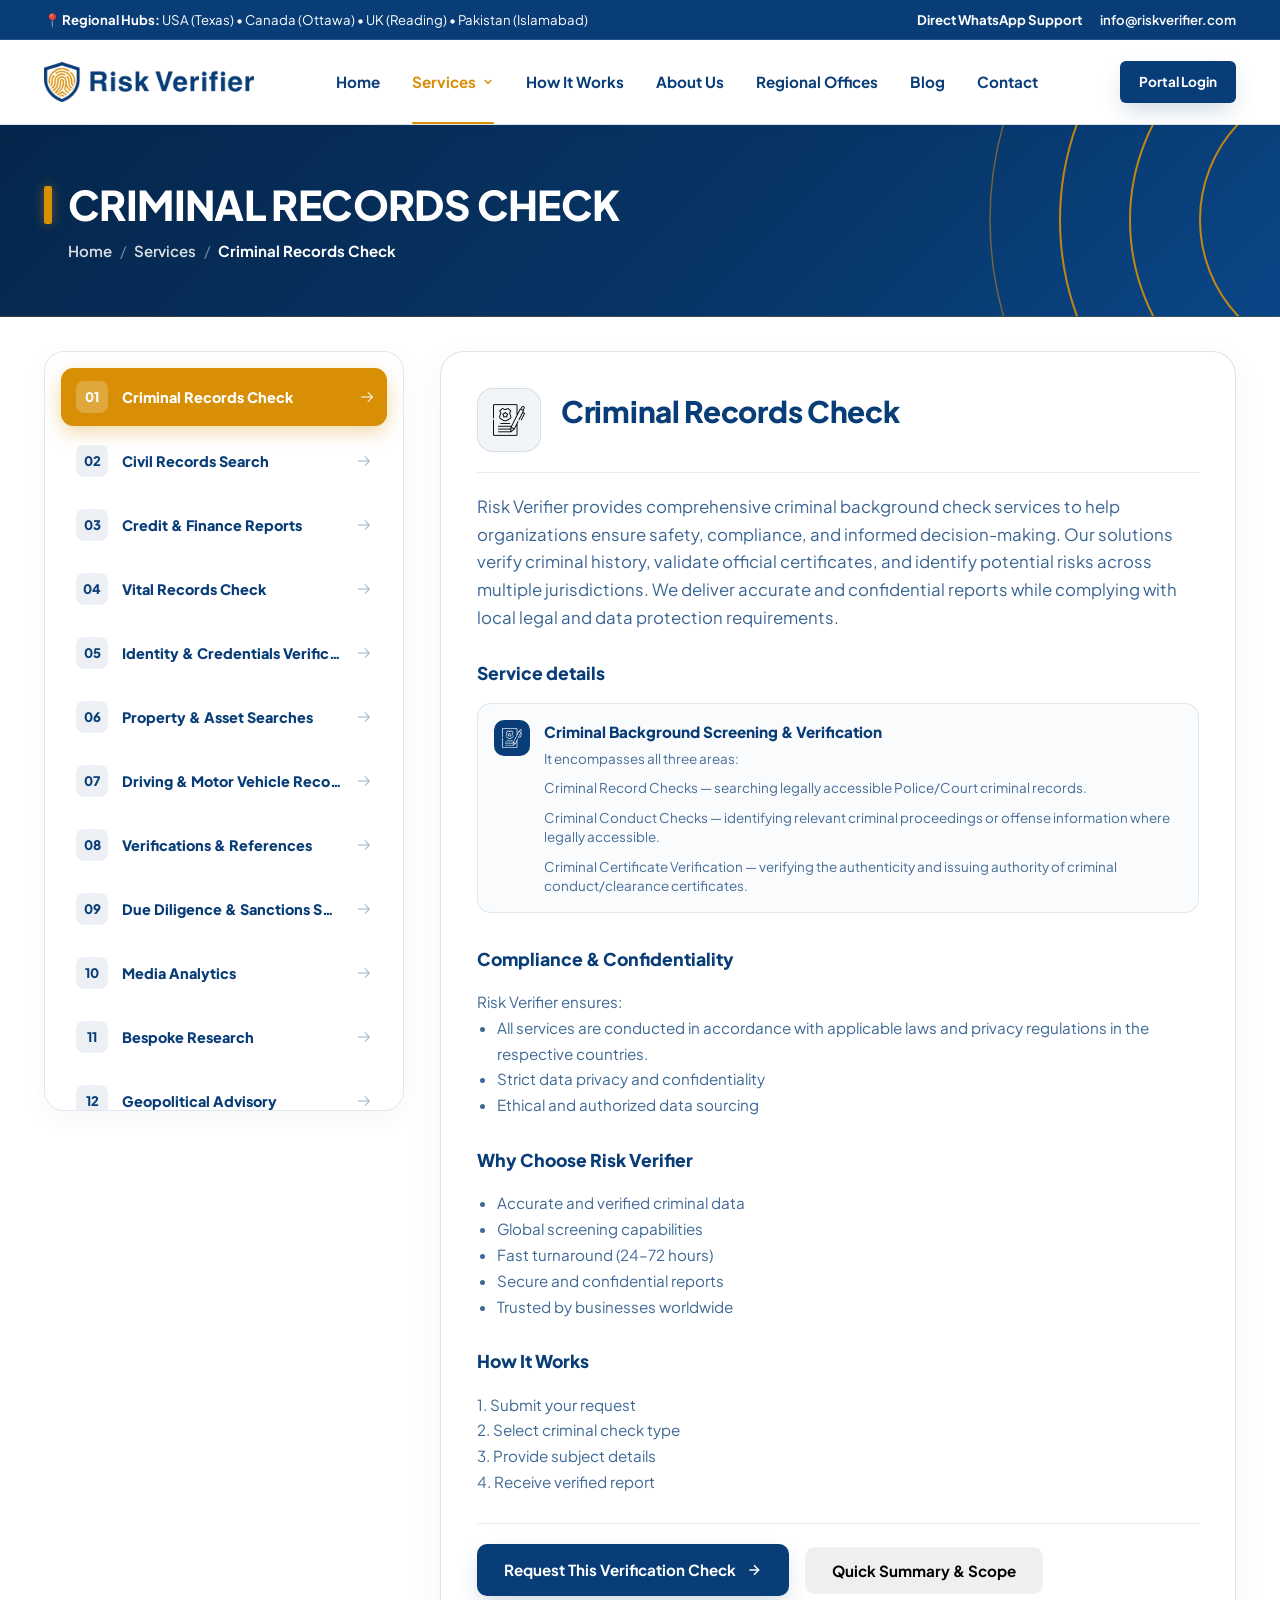
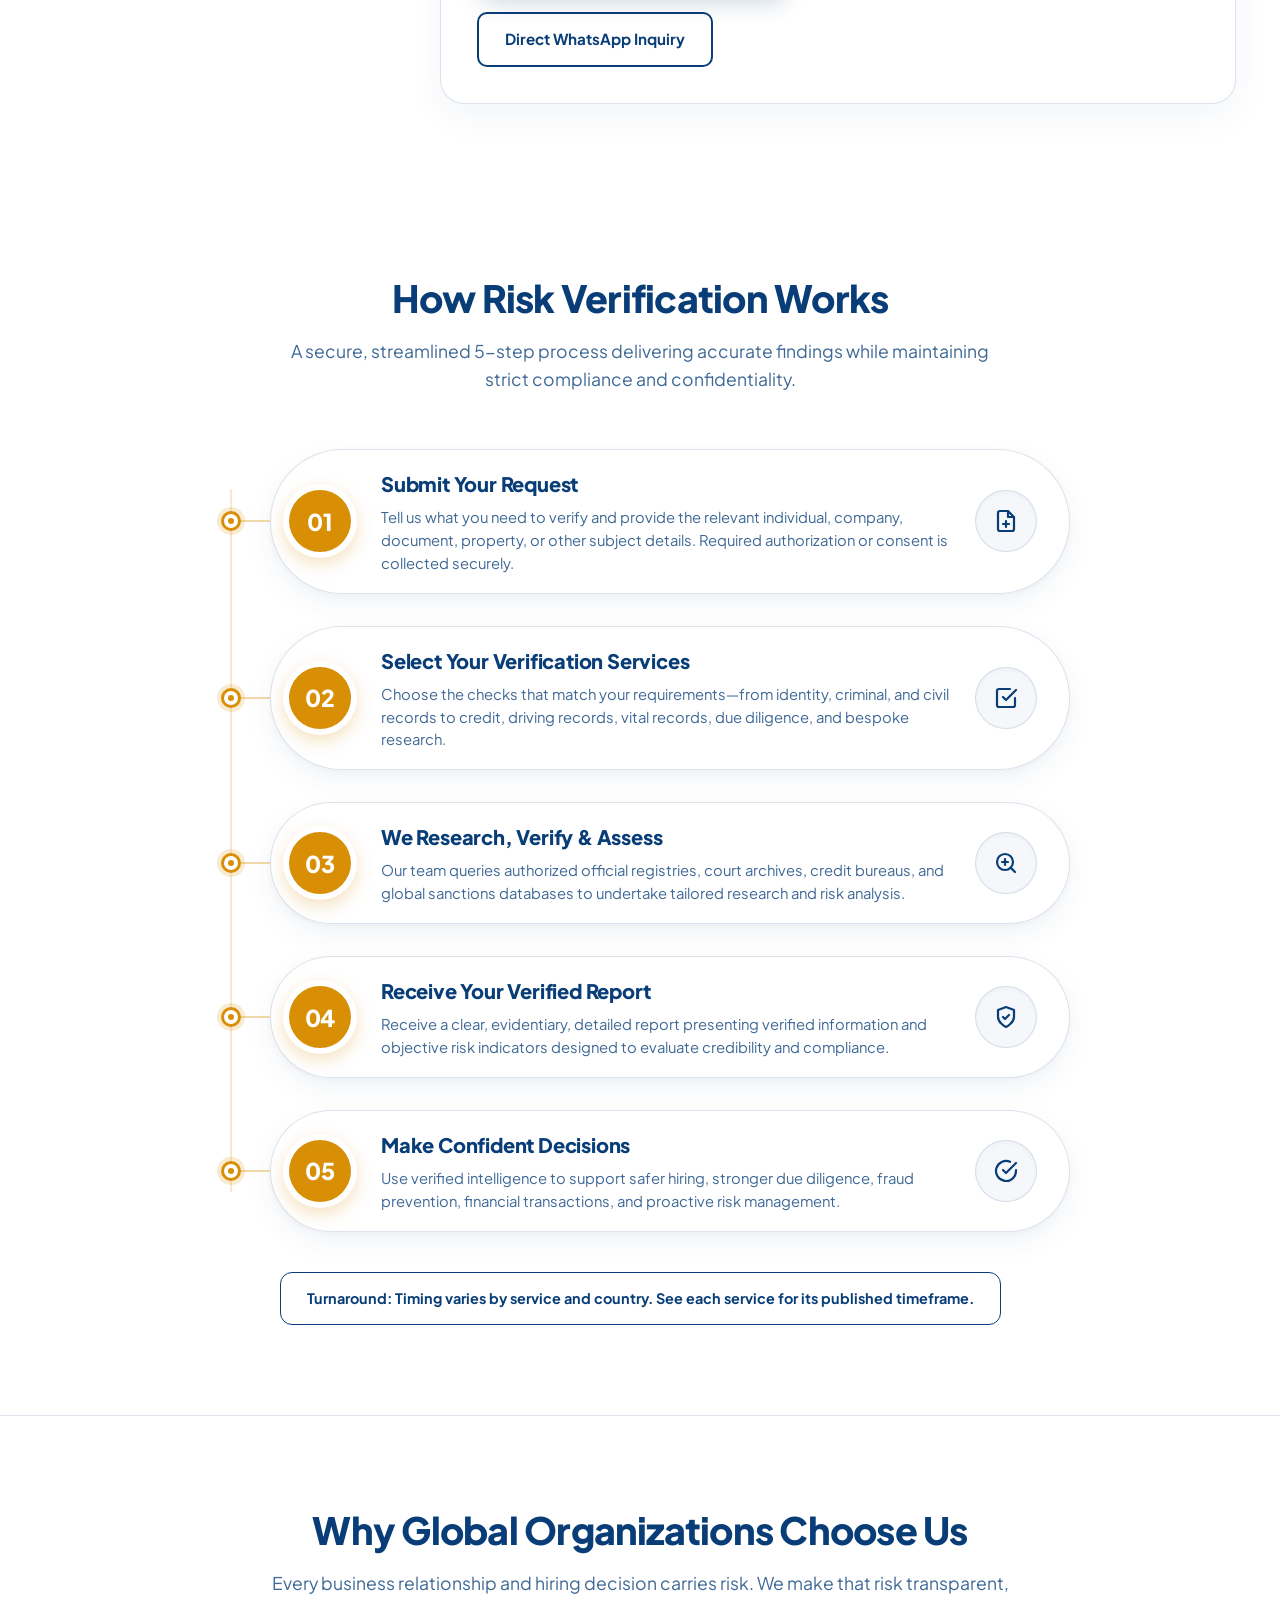
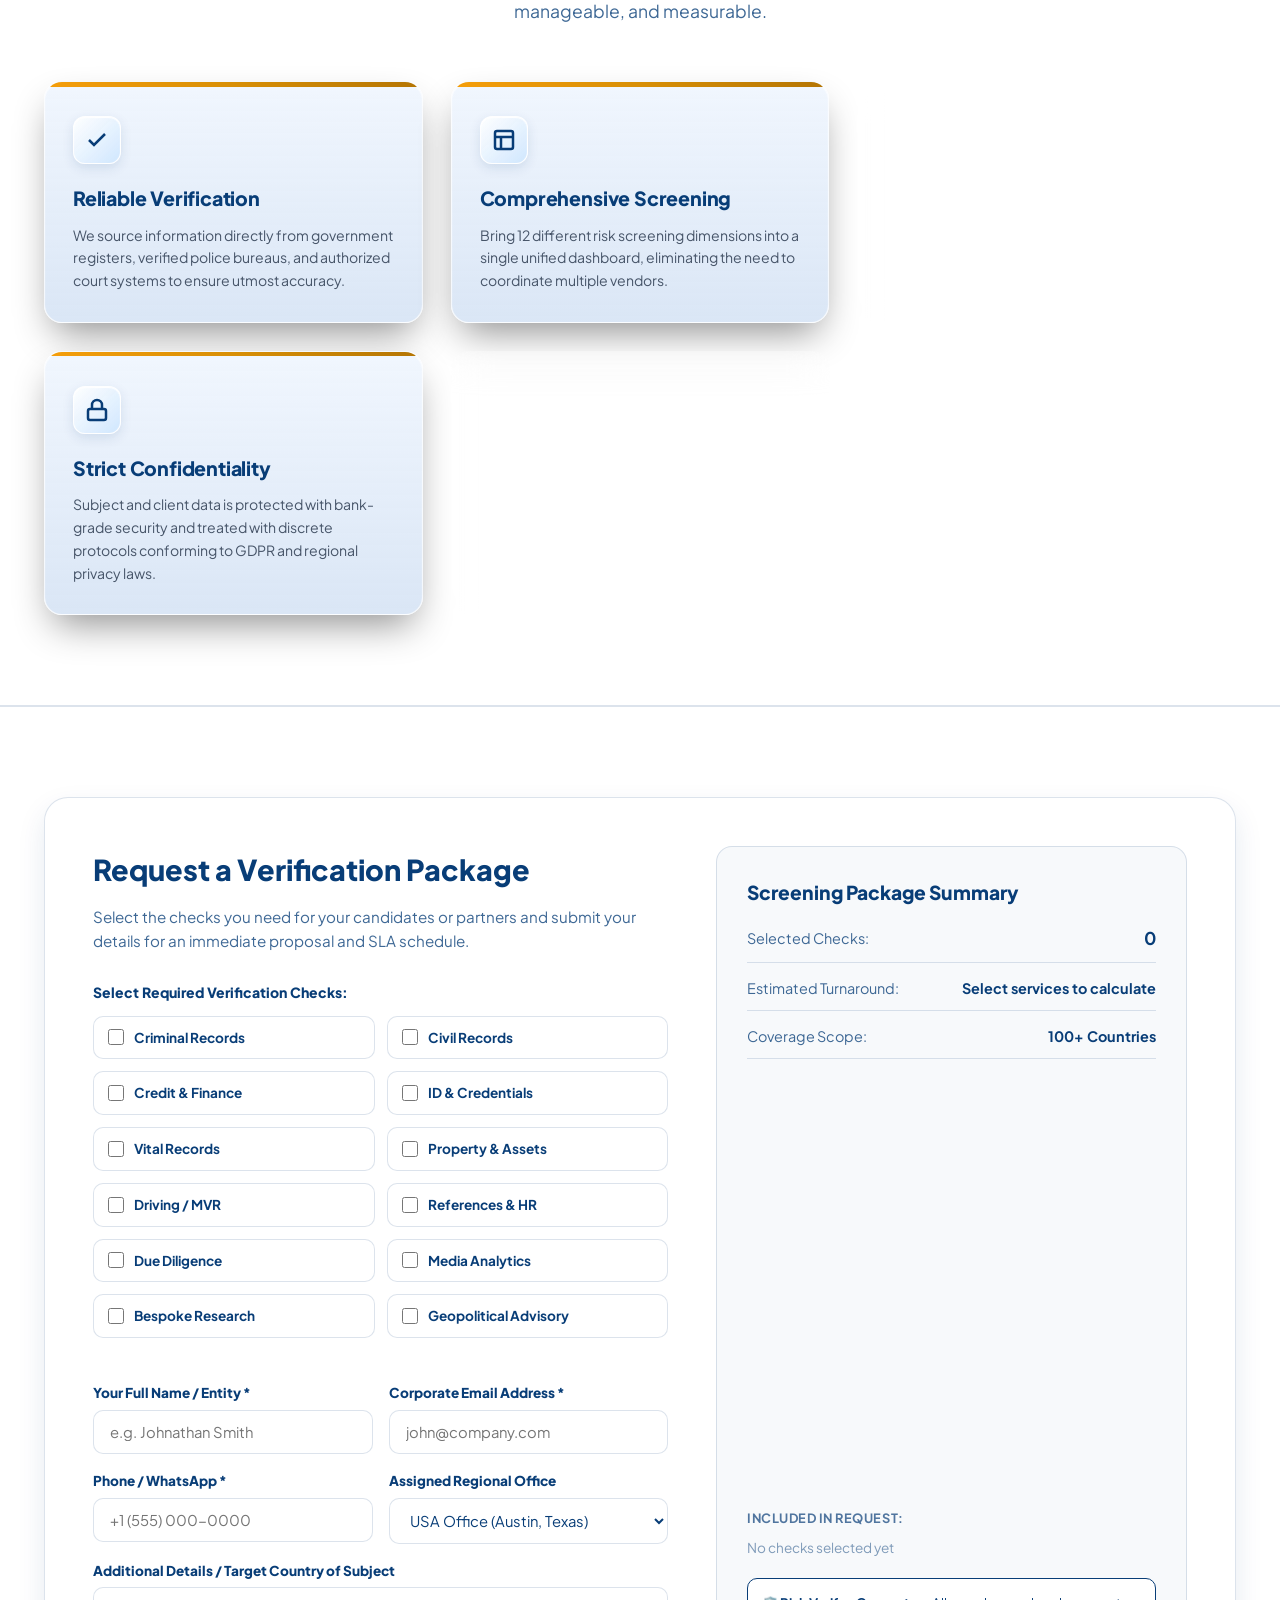
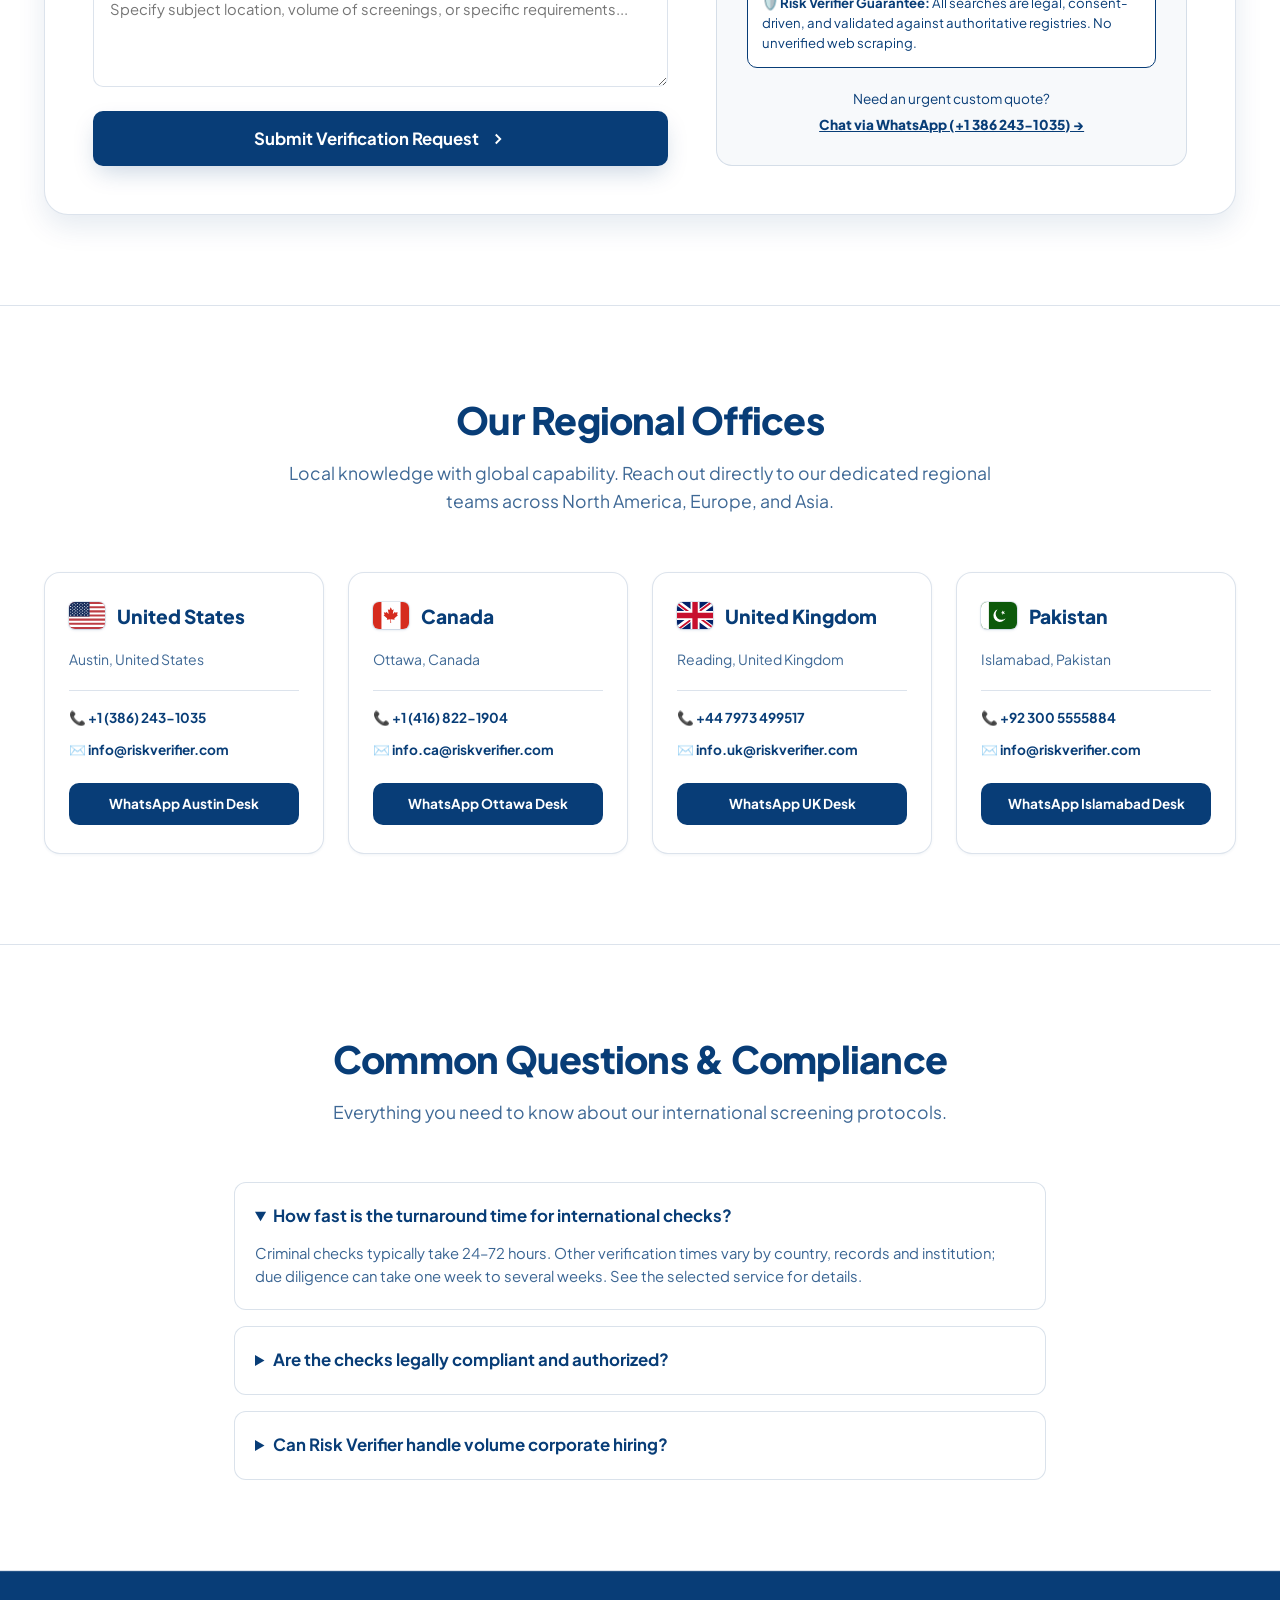
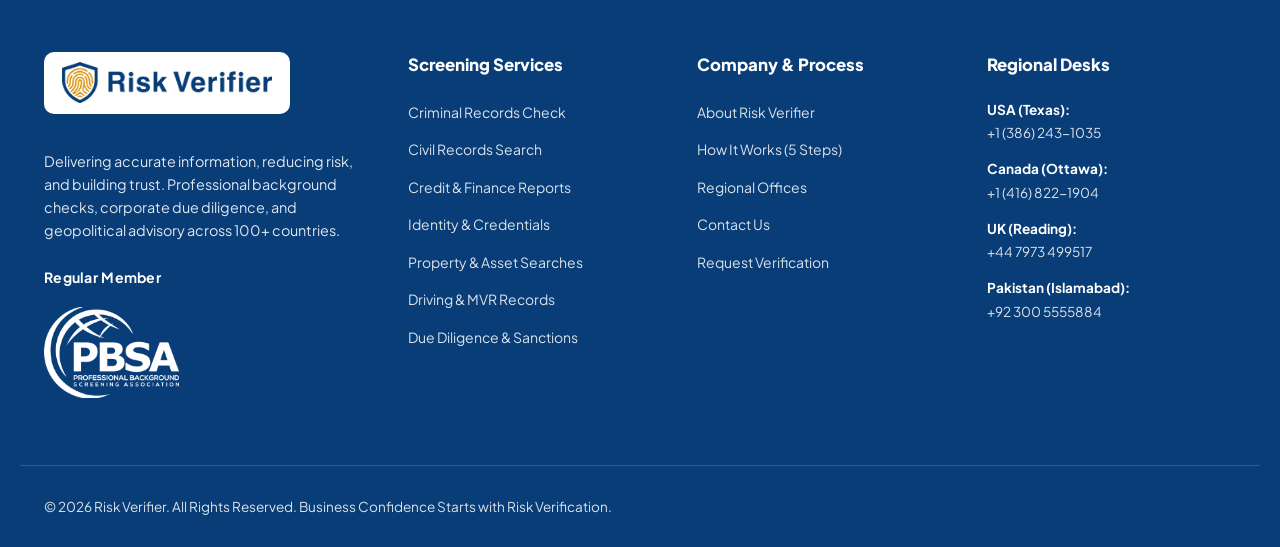
<file: services.html>
<!DOCTYPE html>
<html lang="en">

<head>
  <meta charset="UTF-8">
  <meta name="viewport" content="width=device-width, initial-scale=1.0">
  <title>Services Portfolio – Risk Verifier</title>
  <meta name="description"
    content="Explore our 12 comprehensive risk verification services: Criminal checks, civil records, credit reporting, vital records, identity, due diligence, and advisory.">
  <link rel="preconnect" href="https://fonts.googleapis.com">
  <link rel="preconnect" href="https://fonts.gstatic.com" crossorigin>
  <link
    href="https://fonts.googleapis.com/css2?family=Plus+Jakarta+Sans:wght@400;500;600;700;800&family=Inter:wght@400;500;600;700&display=swap"
    rel="stylesheet">
  <link rel="stylesheet" href="css/style.css">
</head>

<body>

  <!-- Top Bar -->
  <aside class="top-bar">
    <div class="container top-bar-content">
      <div class="top-bar-offices">
        <span>📍 <strong>Regional Hubs:</strong> USA (Texas) • Canada (Ottawa) • UK (Reading) • Pakistan
          (Islamabad)</span>
      </div>
      <div class="top-bar-contact">
        <a href="https://wa.me/13862431035" target="_blank" class="top-bar-link whatsapp">
          Direct WhatsApp Support
        </a>
        <a href="mailto:info@riskverifier.com" class="top-bar-link">info@riskverifier.com</a>
      </div>
    </div>
  </aside>

  <!-- Header -->
  <header class="site-header">
    <div class="container nav-container">
      <a href="index.html" class="brand-logo" aria-label="Risk Verifier Home">
        <img src="assets/Logo.svg" alt="Risk Verifier" class="brand-logo-img">
      </a>

      <nav>
        <ul class="nav-menu" id="navMenu">
          <li><a href="index.html" class="nav-link">Home</a></li>
          <li class="has-dropdown mega-dropdown-parent">
            <a href="services.html" class="nav-link nav-link-dropdown-toggle active" id="servicesDropdownToggle"
              aria-expanded="false" aria-haspopup="true">
              Services
              <svg class="nav-dropdown-arrow" width="12" height="12" viewBox="0 0 24 24" fill="none"
                stroke="currentColor" stroke-width="2.5" stroke-linecap="round" stroke-linejoin="round"
                aria-hidden="true">
                <polyline points="6 9 12 15 18 9"></polyline>
              </svg>
            </a>
            <div class="mega-dropdown-menu" id="servicesMegaDropdown" role="region" aria-label="Services Menu">
              <div class="mega-dropdown-inner">
                <div class="mega-menu-top">
                  <div>
                    <h3 class="mega-menu-heading">Our services</h3>
                    <p class="mega-menu-subheading">Find the information you need to make a confident decision.</p>
                  </div>
                  <a class="mega-all-services" href="services.html">Explore all services <span
                      aria-hidden="true">→</span></a>
                </div>
                <div class="mega-service-groups">
                  <div class="mega-service-group">
                    <h4 class="mega-group-title">Background screening</h4>
                    <ul class="mega-service-list">
                      <li><a href="services.html#criminal-records" class="mega-service-card"><span
                            class="mega-card-title">Criminal Records Check</span><span class="mega-link-arrow"
                            aria-hidden="true">↗</span></a></li>
                      <li><a href="services.html#civil-records" class="mega-service-card"><span
                            class="mega-card-title">Civil Records Search</span><span class="mega-link-arrow"
                            aria-hidden="true">↗</span></a></li>
                      <li><a href="services.html#vital-records" class="mega-service-card"><span
                            class="mega-card-title">Vital Records Check</span><span class="mega-link-arrow"
                            aria-hidden="true">↗</span></a></li>
                      <li><a href="services.html#driving-records" class="mega-service-card"><span
                            class="mega-card-title">Driving &amp; Motor Vehicle Records (MVR)</span><span
                            class="mega-link-arrow" aria-hidden="true">↗</span></a></li>
                    </ul>
                  </div>
                  <div class="mega-service-group">
                    <h4 class="mega-group-title">Verification &amp; records</h4>
                    <ul class="mega-service-list">
                      <li><a href="services.html#credit-finance" class="mega-service-card"><span
                            class="mega-card-title">Credit &amp; Finance Reports</span><span class="mega-link-arrow"
                            aria-hidden="true">↗</span></a></li>
                      <li><a href="services.html#identity-credentials" class="mega-service-card"><span
                            class="mega-card-title">Identity &amp; Credentials Verification</span><span
                            class="mega-link-arrow" aria-hidden="true">↗</span></a></li>
                      <li><a href="services.html#property-asset" class="mega-service-card"><span
                            class="mega-card-title">Property &amp; Asset Searches</span><span class="mega-link-arrow"
                            aria-hidden="true">↗</span></a></li>
                      <li><a href="services.html#verifications-references" class="mega-service-card"><span
                            class="mega-card-title">Verifications &amp; References</span><span class="mega-link-arrow"
                            aria-hidden="true">↗</span></a></li>
                    </ul>
                  </div>
                  <div class="mega-service-group">
                    <h4 class="mega-group-title">Intelligence &amp; advisory</h4>
                    <ul class="mega-service-list">
                      <li><a href="services.html#due-diligence" class="mega-service-card"><span
                            class="mega-card-title">Due Diligence</span><span class="mega-link-arrow"
                            aria-hidden="true">↗</span></a></li>
                      <li><a href="services.html#media-analytics" class="mega-service-card"><span
                            class="mega-card-title">Media Analytics</span><span class="mega-link-arrow"
                            aria-hidden="true">↗</span></a></li>
                      <li><a href="services.html#bespoke-research" class="mega-service-card"><span
                            class="mega-card-title">Bespoke Research</span><span class="mega-link-arrow"
                            aria-hidden="true">↗</span></a></li>
                      <li><a href="services.html#geopolitical-advisory" class="mega-service-card"><span
                            class="mega-card-title">Geopolitical Advisory</span><span class="mega-link-arrow"
                            aria-hidden="true">↗</span></a></li>
                    </ul>
                  </div>
                </div>
              </div>
            </div>
          </li>
          <li><a href="how-it-works.html" class="nav-link">How It Works</a></li>
          <li><a href="about.html" class="nav-link">About Us</a></li>
          <li><a href="index.html#offices" class="nav-link">Regional Offices</a></li>
          <li><a href="blog.html" class="nav-link">Blog</a></li>
          <li><a href="contact.html" class="nav-link">Contact</a></li>
        </ul>
      </nav>

      <div class="nav-actions">
        <a href="login.html" class="btn btn-primary btn-sm">Portal Login</a>
        <button class="mobile-toggle" id="mobileNavToggle" aria-label="Toggle navigation menu">
          <svg width="24" height="24" viewBox="0 0 24 24" fill="none" stroke="currentColor" stroke-width="2">
            <line x1="3" y1="12" x2="21" y2="12"></line>
            <line x1="3" y1="6" x2="21" y2="6"></line>
            <line x1="3" y1="18" x2="21" y2="18"></line>
          </svg>
        </button>
      </div>
    </div>
  </header>

  <main>
<!-- Page Header Banner (Navy Blue with Gold Rings & Accent Bar) -->
    <section class="vector-header-banner page-header-banner" aria-label="Page Header">
      <div class="banner-gold-rings" aria-hidden="true">
        <svg viewBox="0 0 500 500" fill="none" xmlns="http://www.w3.org/2000/svg" class="banner-gold-rings-svg">
          <circle cx="480" cy="250" r="140" stroke="#D88F06" stroke-width="2" stroke-opacity="0.9" />
          <circle cx="480" cy="250" r="210" stroke="#D88F06" stroke-width="2" stroke-opacity="0.9" />
          <circle cx="480" cy="250" r="280" stroke="#D88F06" stroke-width="2" stroke-opacity="0.9" />
          <circle cx="480" cy="250" r="350" stroke="#D88F06" stroke-width="1.5" stroke-opacity="0.5" />
        </svg>
      </div>

      <div class="container banner-inner-container">
        <div class="banner-title-row">
          <span class="banner-gold-bar" aria-hidden="true"></span>
          <h1 class="page-banner-title" id="servicesBannerTitle">
            <span class="ribbon-text">CRIMINAL RECORDS CHECK</span>
          </h1>
        </div>
        <div class="banner-breadcrumbs">
          <a href="index.html">Home</a> <span class="sep">/</span> <a href="services.html">Services</a> <span class="sep">/</span> <span class="current" id="servicesBannerBreadcrumb">Criminal Records Check</span>
        </div>
      </div>
    </section>

    <!-- Services Hub Section (Favif Digital Console Layout) -->
    <section class="section section-white" id="services-hub">
      <div class="container">
        <!-- Interactive Console Layout -->
        <div class="services-console-layout">
          <!-- Left Sidebar Tabs -->
          <div class="services-console-sidebar" id="servicesConsoleSidebar">
            <button class="services-sidebar-tab active" data-target="criminal-records">
              <span class="tab-num">01</span>
              <div class="tab-text">
                <span class="tab-title">Criminal Records Check</span>
              </div>
              <svg stroke="currentColor" fill="currentColor" stroke-width="0" viewBox="0 0 256 256" class="tab-arrow"
                height="16" width="16" xmlns="http://www.w3.org/2000/svg">
                <path
                  d="M221.66,133.66l-72,72a8,8,0,0,1-11.32-11.32L196.69,136H40a8,8,0,0,1,0-16H196.69L138.34,61.66a8,8,0,0,1,11.32-11.32l72,72A8,8,0,0,1,221.66,133.66Z">
                </path>
              </svg>
            </button>
            <button class="services-sidebar-tab " data-target="civil-records">
              <span class="tab-num">02</span>
              <div class="tab-text">
                <span class="tab-title">Civil Records Search</span>
              </div>
              <svg stroke="currentColor" fill="currentColor" stroke-width="0" viewBox="0 0 256 256" class="tab-arrow"
                height="16" width="16" xmlns="http://www.w3.org/2000/svg">
                <path
                  d="M221.66,133.66l-72,72a8,8,0,0,1-11.32-11.32L196.69,136H40a8,8,0,0,1,0-16H196.69L138.34,61.66a8,8,0,0,1,11.32-11.32l72,72A8,8,0,0,1,221.66,133.66Z">
                </path>
              </svg>
            </button>
            <button class="services-sidebar-tab " data-target="credit-finance">
              <span class="tab-num">03</span>
              <div class="tab-text">
                <span class="tab-title">Credit & Finance Reports</span>
              </div>
              <svg stroke="currentColor" fill="currentColor" stroke-width="0" viewBox="0 0 256 256" class="tab-arrow"
                height="16" width="16" xmlns="http://www.w3.org/2000/svg">
                <path
                  d="M221.66,133.66l-72,72a8,8,0,0,1-11.32-11.32L196.69,136H40a8,8,0,0,1,0-16H196.69L138.34,61.66a8,8,0,0,1,11.32-11.32l72,72A8,8,0,0,1,221.66,133.66Z">
                </path>
              </svg>
            </button>
            <button class="services-sidebar-tab " data-target="vital-records">
              <span class="tab-num">04</span>
              <div class="tab-text">
                <span class="tab-title">Vital Records Check</span>
              </div>
              <svg stroke="currentColor" fill="currentColor" stroke-width="0" viewBox="0 0 256 256" class="tab-arrow"
                height="16" width="16" xmlns="http://www.w3.org/2000/svg">
                <path
                  d="M221.66,133.66l-72,72a8,8,0,0,1-11.32-11.32L196.69,136H40a8,8,0,0,1,0-16H196.69L138.34,61.66a8,8,0,0,1,11.32-11.32l72,72A8,8,0,0,1,221.66,133.66Z">
                </path>
              </svg>
            </button>
            <button class="services-sidebar-tab " data-target="identity-credentials">
              <span class="tab-num">05</span>
              <div class="tab-text">
                <span class="tab-title">Identity & Credentials Verification</span>
              </div>
              <svg stroke="currentColor" fill="currentColor" stroke-width="0" viewBox="0 0 256 256" class="tab-arrow"
                height="16" width="16" xmlns="http://www.w3.org/2000/svg">
                <path
                  d="M221.66,133.66l-72,72a8,8,0,0,1-11.32-11.32L196.69,136H40a8,8,0,0,1,0-16H196.69L138.34,61.66a8,8,0,0,1,11.32-11.32l72,72A8,8,0,0,1,221.66,133.66Z">
                </path>
              </svg>
            </button>
            <button class="services-sidebar-tab " data-target="property-asset">
              <span class="tab-num">06</span>
              <div class="tab-text">
                <span class="tab-title">Property & Asset Searches</span>
              </div>
              <svg stroke="currentColor" fill="currentColor" stroke-width="0" viewBox="0 0 256 256" class="tab-arrow"
                height="16" width="16" xmlns="http://www.w3.org/2000/svg">
                <path
                  d="M221.66,133.66l-72,72a8,8,0,0,1-11.32-11.32L196.69,136H40a8,8,0,0,1,0-16H196.69L138.34,61.66a8,8,0,0,1,11.32-11.32l72,72A8,8,0,0,1,221.66,133.66Z">
                </path>
              </svg>
            </button>
            <button class="services-sidebar-tab " data-target="driving-records">
              <span class="tab-num">07</span>
              <div class="tab-text">
                <span class="tab-title">Driving & Motor Vehicle Records (MVR)</span>
              </div>
              <svg stroke="currentColor" fill="currentColor" stroke-width="0" viewBox="0 0 256 256" class="tab-arrow"
                height="16" width="16" xmlns="http://www.w3.org/2000/svg">
                <path
                  d="M221.66,133.66l-72,72a8,8,0,0,1-11.32-11.32L196.69,136H40a8,8,0,0,1,0-16H196.69L138.34,61.66a8,8,0,0,1,11.32-11.32l72,72A8,8,0,0,1,221.66,133.66Z">
                </path>
              </svg>
            </button>
            <button class="services-sidebar-tab " data-target="verifications-references">
              <span class="tab-num">08</span>
              <div class="tab-text">
                <span class="tab-title">Verifications & References</span>
              </div>
              <svg stroke="currentColor" fill="currentColor" stroke-width="0" viewBox="0 0 256 256" class="tab-arrow"
                height="16" width="16" xmlns="http://www.w3.org/2000/svg">
                <path
                  d="M221.66,133.66l-72,72a8,8,0,0,1-11.32-11.32L196.69,136H40a8,8,0,0,1,0-16H196.69L138.34,61.66a8,8,0,0,1,11.32-11.32l72,72A8,8,0,0,1,221.66,133.66Z">
                </path>
              </svg>
            </button>
            <button class="services-sidebar-tab " data-target="due-diligence">
              <span class="tab-num">09</span>
              <div class="tab-text">
                <span class="tab-title">Due Diligence & Sanctions Screening</span>
              </div>
              <svg stroke="currentColor" fill="currentColor" stroke-width="0" viewBox="0 0 256 256" class="tab-arrow"
                height="16" width="16" xmlns="http://www.w3.org/2000/svg">
                <path
                  d="M221.66,133.66l-72,72a8,8,0,0,1-11.32-11.32L196.69,136H40a8,8,0,0,1,0-16H196.69L138.34,61.66a8,8,0,0,1,11.32-11.32l72,72A8,8,0,0,1,221.66,133.66Z">
                </path>
              </svg>
            </button>
            <button class="services-sidebar-tab " data-target="media-analytics">
              <span class="tab-num">10</span>
              <div class="tab-text">
                <span class="tab-title">Media Analytics</span>
              </div>
              <svg stroke="currentColor" fill="currentColor" stroke-width="0" viewBox="0 0 256 256" class="tab-arrow"
                height="16" width="16" xmlns="http://www.w3.org/2000/svg">
                <path
                  d="M221.66,133.66l-72,72a8,8,0,0,1-11.32-11.32L196.69,136H40a8,8,0,0,1,0-16H196.69L138.34,61.66a8,8,0,0,1,11.32-11.32l72,72A8,8,0,0,1,221.66,133.66Z">
                </path>
              </svg>
            </button>
            <button class="services-sidebar-tab " data-target="bespoke-research">
              <span class="tab-num">11</span>
              <div class="tab-text">
                <span class="tab-title">Bespoke Research</span>
              </div>
              <svg stroke="currentColor" fill="currentColor" stroke-width="0" viewBox="0 0 256 256" class="tab-arrow"
                height="16" width="16" xmlns="http://www.w3.org/2000/svg">
                <path
                  d="M221.66,133.66l-72,72a8,8,0,0,1-11.32-11.32L196.69,136H40a8,8,0,0,1,0-16H196.69L138.34,61.66a8,8,0,0,1,11.32-11.32l72,72A8,8,0,0,1,221.66,133.66Z">
                </path>
              </svg>
            </button>
            <button class="services-sidebar-tab " data-target="geopolitical-advisory">
              <span class="tab-num">12</span>
              <div class="tab-text">
                <span class="tab-title">Geopolitical Advisory</span>
              </div>
              <svg stroke="currentColor" fill="currentColor" stroke-width="0" viewBox="0 0 256 256" class="tab-arrow"
                height="16" width="16" xmlns="http://www.w3.org/2000/svg">
                <path
                  d="M221.66,133.66l-72,72a8,8,0,0,1-11.32-11.32L196.69,136H40a8,8,0,0,1,0-16H196.69L138.34,61.66a8,8,0,0,1,11.32-11.32l72,72A8,8,0,0,1,221.66,133.66Z">
                </path>
              </svg>
            </button>
          </div>

          <!-- Right Showcase Panes -->
          <div class="services-console-showcase" id="servicesConsoleShowcase">
            <!-- Showcase Pane: Criminal Records Check -->
            <div class="service-showcase-pane" id="showcase-criminal-records" style="display: block;">
              <div class="showcase-header-row">
                <div class="showcase-icon-badge">
                  <img src="assets/icon/criminal-record-check.png" alt="Criminal Records Check">
                </div>
                <div class="showcase-title-area">
                  <h2 class="showcase-title">Criminal Records Check</h2>
                </div>
              </div>
              <p class="showcase-desc">Risk Verifier provides comprehensive criminal background check services to help
                organizations ensure safety, compliance, and informed decision-making. Our solutions verify criminal
                history, validate official certificates, and identify potential risks across multiple jurisdictions. We
                deliver accurate and confidential reports while complying with local legal and data protection
                requirements.</p>
              <h3 class="showcase-section-heading">Service details</h3>
              <div class="showcase-subservices-grid">
                <div class="showcase-sub-card">
                  <div class="sub-card-icon-wrap"><img src="assets/icon/criminal-record-check.png" alt=""></div>
                  <div class="sub-card-text">
                    <h4 class="sub-card-title">Criminal Background Screening &amp; Verification</h4>
                    <div class="sub-card-desc">
                      <p>It encompasses all three areas:</p>
                      <p>Criminal Record Checks — searching legally accessible Police/Court criminal records.</p>
                      <p>Criminal Conduct Checks — identifying relevant criminal proceedings or offense information
                        where legally accessible.</p>
                      <p>Criminal Certificate Verification — verifying the authenticity and issuing authority of
                        criminal conduct/clearance certificates.</p>
                    </div>
                  </div>
                </div>
              </div>
              <h3 class="showcase-section-heading">Compliance &amp; Confidentiality</h3>
              <div class="showcase-source-section">
                <p>Risk Verifier ensures:</p>
                <ul>
                  <li>All services are conducted in accordance with applicable laws and privacy regulations in the
                    respective countries.</li>
                  <li>Strict data privacy and confidentiality</li>
                  <li>Ethical and authorized data sourcing</li>
                </ul>
              </div>
              <h3 class="showcase-section-heading">Why Choose Risk Verifier</h3>
              <div class="showcase-source-section">
                <ul>
                  <li>Accurate and verified criminal data</li>
                  <li>Global screening capabilities</li>
                  <li>Fast turnaround (24–72 hours)</li>
                  <li>Secure and confidential reports</li>
                  <li>Trusted by businesses worldwide</li>
                </ul>
              </div>
              <h3 class="showcase-section-heading">How It Works</h3>
              <div class="showcase-source-section">
                <p>1. Submit your request</p>
                <p>2. Select criminal check type</p>
                <p>3. Provide subject details</p>
                <p>4. Receive verified report</p>
              </div>
              <div class="showcase-actions">
                <a href="index.html#quote-form-section" class="btn btn-primary btn-md">
                  Request This Verification Check
                  <svg width="16" height="16" viewBox="0 0 24 24" fill="none" stroke="currentColor" stroke-width="2.2">
                    <path d="M5 12h14"></path>
                    <polyline points="12 5 19 12 12 19"></polyline>
                  </svg>
                </a>
                <button class="btn btn-secondary btn-md" onclick="openServiceModal('criminal-records')">
                  Quick Summary &amp; Scope
                </button>
                <a href="https://wa.me/13862431035?text=Hello%20Risk%20Verifier%2C%20I%20would%20like%20to%20inquire%20about%20Criminal Records Check"
                  target="_blank" class="btn btn-outline btn-md">
                  Direct WhatsApp Inquiry
                </a>
              </div>
            </div>
            <!-- Showcase Pane: Civil Records Search -->
            <div class="service-showcase-pane" id="showcase-civil-records" style="display: none;">
              <div class="showcase-header-row">
                <div class="showcase-icon-badge">
                  <img src="assets/icon/civil-record-check.png" alt="Civil Records Search">
                </div>
                <div class="showcase-title-area">
                  <h2 class="showcase-title">Civil Records Search</h2>
                </div>
              </div>
              <p class="showcase-desc">Risk Verifier provides comprehensive civil records searches to help businesses
                identify legal risks, financial disputes, and litigation history. Our civil background checks offer
                accurate insights into non-criminal legal matters across multiple jurisdictions.</p>
              <h3 class="showcase-section-heading">Service details</h3>
              <div class="showcase-subservices-grid">
                <div class="showcase-sub-card">
                  <div class="sub-card-icon-wrap"><img src="assets/icon/civil-record-check.png" alt=""></div>
                  <div class="sub-card-text">
                    <h4 class="sub-card-title">Civil Record Checks</h4>
                    <div class="sub-card-desc">
                      <p>Search civil court records to uncover lawsuits, disputes, and legal actions involving
                        individuals or companies. This helps organizations identify potential risks before making
                        business decisions</p>
                      <ul>
                        <li>Civil lawsuits and disputes</li>
                        <li>Court case details</li>
                        <li>Judgments and settlements</li>
                        <li>Plaintiff/defendant information</li>
                        <li>Legal history insights</li>
                      </ul>
                    </div>
                  </div>
                </div>
                <div class="showcase-sub-card">
                  <div class="sub-card-icon-wrap"><img src="assets/icon/civil-record-check.png" alt=""></div>
                  <div class="sub-card-text">
                    <h4 class="sub-card-title">Bankruptcy Records Check</h4>
                    <div class="sub-card-desc">
                      <p>Identify individuals or businesses that have filed for bankruptcy. This report provides
                        critical financial risk indicators and helps you evaluate creditworthiness and reliability.</p>
                      <ul>
                        <li>Bankruptcy filing status</li>
                        <li>Filing date and case details</li>
                        <li>Court jurisdiction</li>
                        <li>Type of bankruptcy (where applicable)</li>
                        <li>Financial risk indicators</li>
                        <li>Financial risk assessment</li>
                        <li>Lending decisions</li>
                        <li>Tenant screening</li>
                        <li>Business partnerships</li>
                      </ul>
                    </div>
                  </div>
                </div>
              </div>
              <h3 class="showcase-section-heading">Compliance &amp; Confidentiality</h3>
              <div class="showcase-source-section">
                <p>Risk Verifier ensures:</p>
                <ul>
                  <li>All services are conducted in accordance with applicable laws and privacy regulations in the
                    respective countries.</li>
                  <li>Strict data privacy and confidentiality</li>
                  <li>Ethical and authorized data sourcing</li>
                </ul>
              </div>
              <h3 class="showcase-section-heading">Why Choose Risk Verifier</h3>
              <div class="showcase-source-section">
                <ul>
                  <li>Accurate and verified criminal data</li>
                  <li>Global screening capabilities</li>
                  <li>Fast turnaround (2 to 7 days depending on country)</li>
                  <li>Secure and confidential reports</li>
                  <li>Trusted by businesses worldwide</li>
                </ul>
              </div>
              <h3 class="showcase-section-heading">How It Works</h3>
              <div class="showcase-source-section">
                <p>1. Submit your request</p>
                <p>2. Select Civil record check type</p>
                <p>3. Provide subject details</p>
                <p>4. Receive verified report</p>
              </div>
              <div class="showcase-actions">
                <a href="index.html#quote-form-section" class="btn btn-primary btn-md">
                  Request This Verification Check
                  <svg width="16" height="16" viewBox="0 0 24 24" fill="none" stroke="currentColor" stroke-width="2.2">
                    <path d="M5 12h14"></path>
                    <polyline points="12 5 19 12 12 19"></polyline>
                  </svg>
                </a>
                <button class="btn btn-secondary btn-md" onclick="openServiceModal('civil-records')">
                  Quick Summary &amp; Scope
                </button>
                <a href="https://wa.me/13862431035?text=Hello%20Risk%20Verifier%2C%20I%20would%20like%20to%20inquire%20about%20Civil Records Search"
                  target="_blank" class="btn btn-outline btn-md">
                  Direct WhatsApp Inquiry
                </a>
              </div>
            </div>
            <!-- Showcase Pane: Credit & Finance Reports -->
            <div class="service-showcase-pane" id="showcase-credit-finance" style="display: none;">
              <div class="showcase-header-row">
                <div class="showcase-icon-badge">
                  <img src="assets/icon/credit-record-check.png" alt="Credit & Finance Reports">
                </div>
                <div class="showcase-title-area">
                  <h2 class="showcase-title">Credit &amp; Finance Reports</h2>
                </div>
              </div>
              <p class="showcase-desc">Risk Verifier provides comprehensive credit and financial intelligence reports to
                help businesses assess risk, verify credibility, and make informed decisions.</p>
              <h3 class="showcase-section-heading">Service details</h3>
              <div class="showcase-subservices-grid">
                <div class="showcase-sub-card">
                  <div class="sub-card-icon-wrap"><img src="assets/icon/credit-record-check.png" alt=""></div>
                  <div class="sub-card-text">
                    <h4 class="sub-card-title">Personal Credit Report</h4>
                    <div class="sub-card-desc">
                      <p>Access individual credit data to evaluate financial reliability. Ideal for tenant screening,
                        lending decisions, and identity verification.</p>
                    </div>
                  </div>
                </div>
                <div class="showcase-sub-card">
                  <div class="sub-card-icon-wrap"><img src="assets/icon/credit-record-check.png" alt=""></div>
                  <div class="sub-card-text">
                    <h4 class="sub-card-title">Business Credit Report</h4>
                    <div class="sub-card-desc">
                      <p>Get detailed insights into a company’s financial health, creditworthiness, and risk profile.
                        Our business credit reports include credit scores, payment behavior, financial history, and risk
                        indicators.</p>
                      <ul>
                        <li>Company credit score &amp; rating</li>
                        <li>Payment history &amp; trends</li>
                        <li>Outstanding debts &amp; liabilities</li>
                        <li>Financial stability analysis</li>
                        <li>Risk grading</li>
                      </ul>
                    </div>
                  </div>
                </div>
                <div class="showcase-sub-card">
                  <div class="sub-card-icon-wrap"><img src="assets/icon/credit-record-check.png" alt=""></div>
                  <div class="sub-card-text">
                    <h4 class="sub-card-title">Business Registration Search</h4>
                    <div class="sub-card-desc">
                      <p>Verify the legal existence and registration details of a company. This service confirms whether
                        a business is officially registered and compliant with local regulations.</p>
                      <ul>
                        <li>Company registration status</li>
                        <li>Registration number &amp; date</li>
                        <li>Legal structure</li>
                        <li>Registered address</li>
                        <li>Business activity details</li>
                      </ul>
                    </div>
                  </div>
                </div>
                <div class="showcase-sub-card">
                  <div class="sub-card-icon-wrap"><img src="assets/icon/credit-record-check.png" alt=""></div>
                  <div class="sub-card-text">
                    <h4 class="sub-card-title">Directorship Search</h4>
                    <div class="sub-card-desc">
                      <p>Identify directors and key individuals associated with a company. This helps uncover hidden
                        risks and connections between businesses.</p>
                      <ul>
                        <li>Director names &amp; profiles</li>
                        <li>Linked companies</li>
                        <li>Historical directorships</li>
                        <li>Corporate relationships</li>
                      </ul>
                    </div>
                  </div>
                </div>
              </div>
              <h3 class="showcase-section-heading">Compliance &amp; Confidentiality</h3>
              <div class="showcase-source-section">
                <p>Risk Verifier ensures:</p>
                <ul>
                  <li>All services are conducted in accordance with applicable laws and privacy regulations in the
                    respective countries.</li>
                  <li>Strict data privacy and confidentiality</li>
                  <li>Ethical and authorized data sourcing</li>
                </ul>
              </div>
              <h3 class="showcase-section-heading">Why Choose Risk Verifier</h3>
              <div class="showcase-source-section">
                <ul>
                  <li>Accurate and verified criminal data</li>
                  <li>Global screening capabilities</li>
                  <li>Normally it takes 2 to 7 days, although it may take longer depending on the Country</li>
                  <li>Secure and confidential reports</li>
                  <li>Trusted by businesses worldwide</li>
                </ul>
              </div>
              <h3 class="showcase-section-heading">How It Works</h3>
              <div class="showcase-source-section">
                <p>1. Submit your request</p>
                <p>2. Select Credit &amp; Finance Report</p>
                <p>3. Provide subject details</p>
                <p>4. Receive verified report</p>
              </div>
              <div class="showcase-actions">
                <a href="index.html#quote-form-section" class="btn btn-primary btn-md">
                  Request This Verification Check
                  <svg width="16" height="16" viewBox="0 0 24 24" fill="none" stroke="currentColor" stroke-width="2.2">
                    <path d="M5 12h14"></path>
                    <polyline points="12 5 19 12 12 19"></polyline>
                  </svg>
                </a>
                <button class="btn btn-secondary btn-md" onclick="openServiceModal('credit-finance')">
                  Quick Summary &amp; Scope
                </button>
                <a href="https://wa.me/13862431035?text=Hello%20Risk%20Verifier%2C%20I%20would%20like%20to%20inquire%20about%20Credit & Finance Reports"
                  target="_blank" class="btn btn-outline btn-md">
                  Direct WhatsApp Inquiry
                </a>
              </div>
            </div>
            <!-- Showcase Pane: Vital Records Check -->
            <div class="service-showcase-pane" id="showcase-vital-records" style="display: none;">
              <div class="showcase-header-row">
                <div class="showcase-icon-badge">
                  <img src="assets/icon/vital-record-check.png" alt="Vital Records Check">
                </div>
                <div class="showcase-title-area">
                  <h2 class="showcase-title">Vital Records Check</h2>
                </div>
              </div>
              <p class="showcase-desc">Risk Verifier provides reliable vital records verification services to confirm
                key life events and identity information. These records are essential for legal compliance, identity
                validation, and due diligence processes.</p>
              <h3 class="showcase-section-heading">Service details</h3>
              <div class="showcase-subservices-grid">
                <div class="showcase-sub-card">
                  <div class="sub-card-icon-wrap"><img src="assets/icon/vital-record-check.png" alt=""></div>
                  <div class="sub-card-text">
                    <h4 class="sub-card-title">1. Birth Record Verification</h4>
                    <div class="sub-card-desc">
                      <p>Verify an individual’s birth details to confirm identity, age, and nationality. This service
                        ensures the authenticity of official birth records.</p>
                      <ul>
                        <li>Full name verification</li>
                        <li>Date and place of birth</li>
                        <li>Registration details</li>
                        <li>Issuing authority validation</li>
                        <li>Record authenticity check</li>
                      </ul>
                    </div>
                  </div>
                </div>
                <div class="showcase-sub-card">
                  <div class="sub-card-icon-wrap"><img src="assets/icon/vital-record-check.png" alt=""></div>
                  <div class="sub-card-text">
                    <h4 class="sub-card-title">2. Death Record Verification</h4>
                    <div class="sub-card-desc">
                      <p>Confirm official death records for individuals. This service is essential for legal, financial,
                        and insurance-related processes.</p>
                      <ul>
                        <li>Date of death confirmation</li>
                        <li>Place of death</li>
                        <li>Registration details</li>
                        <li>Issuing authority verification</li>
                        <li>Record authenticity</li>
                      </ul>
                    </div>
                  </div>
                </div>
                <div class="showcase-sub-card">
                  <div class="sub-card-icon-wrap"><img src="assets/icon/vital-record-check.png" alt=""></div>
                  <div class="sub-card-text">
                    <h4 class="sub-card-title">3. Marriage Record Verification</h4>
                    <div class="sub-card-desc">
                      <p>Verify marital status and marriage records for individuals. This service confirms the legality
                        and authenticity of marital relationships.</p>
                      <ul>
                        <li>Marriage status confirmation</li>
                        <li>Spouse details</li>
                        <li>Date and place of marriage</li>
                        <li>Registration authority verification</li>
                        <li>Record validation</li>
                      </ul>
                    </div>
                  </div>
                </div>
              </div>
              <h3 class="showcase-section-heading">Compliance &amp; Confidentiality</h3>
              <div class="showcase-source-section">
                <p>Risk Verifier ensures:</p>
                <ul>
                  <li>All services are conducted in accordance with applicable laws and privacy regulations in the
                    respective countries.</li>
                  <li>Strict data privacy and confidentiality</li>
                  <li>Ethical and authorized data sourcing</li>
                </ul>
              </div>
              <h3 class="showcase-section-heading">Why Choose Risk Verifier</h3>
              <div class="showcase-source-section">
                <ul>
                  <li>Access to official and trusted sources</li>
                  <li>Accurate and verified records</li>
                  <li>Fast turnaround times (2 to 7 days)</li>
                  <li>Confidential and secure processing</li>
                  <li>Global verification expertise</li>
                </ul>
              </div>
              <h3 class="showcase-section-heading">How It Works</h3>
              <div class="showcase-source-section">
                <p>1. Submit your request</p>
                <p>2. Select record type</p>
                <p>3. Provide required details</p>
                <p>4. Receive verified report</p>
              </div>
              <h3 class="showcase-section-heading">FAQ</h3>
              <details class="showcase-faq">
                <summary>What are vital records?</summary>
                <p>Vital records include birth, death, and marriage certificates used to verify identity and legal
                  status.</p>
              </details>
              <details class="showcase-faq">
                <summary>How long does verification take?</summary>
                <p>Most requests are completed within 24 hours to 7 days depending on the Country.</p>
              </details>
              <details class="showcase-faq">
                <summary>Are these records legally valid?</summary>
                <p>Yes, we verify records through official and authorized sources.</p>
              </details>
              <div class="showcase-actions">
                <a href="index.html#quote-form-section" class="btn btn-primary btn-md">
                  Request This Verification Check
                  <svg width="16" height="16" viewBox="0 0 24 24" fill="none" stroke="currentColor" stroke-width="2.2">
                    <path d="M5 12h14"></path>
                    <polyline points="12 5 19 12 12 19"></polyline>
                  </svg>
                </a>
                <button class="btn btn-secondary btn-md" onclick="openServiceModal('vital-records')">
                  Quick Summary &amp; Scope
                </button>
                <a href="https://wa.me/13862431035?text=Hello%20Risk%20Verifier%2C%20I%20would%20like%20to%20inquire%20about%20Vital Records Check"
                  target="_blank" class="btn btn-outline btn-md">
                  Direct WhatsApp Inquiry
                </a>
              </div>
            </div>
            <!-- Showcase Pane: Identity & Credentials Verification -->
            <div class="service-showcase-pane" id="showcase-identity-credentials" style="display: none;">
              <div class="showcase-header-row">
                <div class="showcase-icon-badge">
                  <img src="assets/icon/identity-check.png" alt="Identity & Credentials Verification">
                </div>
                <div class="showcase-title-area">
                  <h2 class="showcase-title">Identity &amp; Credentials Verification</h2>
                </div>
              </div>
              <p class="showcase-desc">Risk Verifier provides credible identity and credential verification services to
                help organizations confirm the authenticity of personal identification documents. Our solutions reduce
                fraud, strengthen compliance, and ensure that individuals are who they claim to be.</p>
              <h3 class="showcase-section-heading">Service details</h3>
              <div class="showcase-subservices-grid">
                <div class="showcase-sub-card">
                  <div class="sub-card-icon-wrap"><img src="assets/icon/identity-check.png" alt=""></div>
                  <div class="sub-card-text">
                    <h4 class="sub-card-title">Government ID Verification</h4>
                    <div class="sub-card-desc">
                      <p>Verify the authenticity of government-issued identification documents such as national ID
                        cards, driver IDs, and other official identity records.</p>
                      <ul>
                        <li>Government ID authenticity check</li>
                        <li>Name and identity matching</li>
                        <li>Document validity verification</li>
                        <li>Issuing authority confirmation</li>
                        <li>Passport Verification</li>
                        <li>Legal status/citizenship</li>
                      </ul>
                    </div>
                  </div>
                </div>
              </div>
              <h3 class="showcase-section-heading">Security &amp; Compliance</h3>
              <div class="showcase-source-section">
                <p>Risk Verifier ensures:</p>
                <ul>
                  <li>All services are conducted in accordance with applicable laws and privacy regulations in the
                    respective countries.</li>
                  <li>Strict identity protection protocols</li>
                  <li>Secure and encrypted data handling</li>
                  <li>Compliance with global verification laws</li>
                  <li>Strict data privacy and confidentiality</li>
                  <li>Ethical and authorized data sourcing</li>
                </ul>
              </div>
              <h3 class="showcase-section-heading">Why Choose Risk Verifier</h3>
              <div class="showcase-source-section">
                <ul>
                  <li>Highly accurate identity validation</li>
                  <li>Global document verification capability</li>
                  <li>Fast processing times (24 Hours to 7 days)</li>
                  <li>Fraud detection intelligence</li>
                  <li>Trusted by financial and corporate sectors</li>
                </ul>
              </div>
              <h3 class="showcase-section-heading">How It Works</h3>
              <div class="showcase-source-section">
                <p>1. Submit ID or passport details</p>
                <p>2. Select verification type</p>
                <p>3. We validate through authorized sources</p>
                <p>4. Receive secure verification report</p>
              </div>
              <h3 class="showcase-section-heading">FAQ</h3>
              <details class="showcase-faq">
                <summary>What is identity verification?</summary>
                <p>It is the process of confirming that a person’s identity documents are real and belong to them.</p>
              </details>
              <details class="showcase-faq">
                <summary>How long does verification take?</summary>
                <p>Most checks are completed within 24 hours to 7 days depending on country and document type.</p>
              </details>
              <div class="showcase-actions">
                <a href="index.html#quote-form-section" class="btn btn-primary btn-md">
                  Request This Verification Check
                  <svg width="16" height="16" viewBox="0 0 24 24" fill="none" stroke="currentColor" stroke-width="2.2">
                    <path d="M5 12h14"></path>
                    <polyline points="12 5 19 12 12 19"></polyline>
                  </svg>
                </a>
                <button class="btn btn-secondary btn-md" onclick="openServiceModal('identity-credentials')">
                  Quick Summary &amp; Scope
                </button>
                <a href="https://wa.me/13862431035?text=Hello%20Risk%20Verifier%2C%20I%20would%20like%20to%20inquire%20about%20Identity & Credentials Verification"
                  target="_blank" class="btn btn-outline btn-md">
                  Direct WhatsApp Inquiry
                </a>
              </div>
            </div>
            <!-- Showcase Pane: Property & Asset Searches -->
            <div class="service-showcase-pane" id="showcase-property-asset" style="display: none;">
              <div class="showcase-header-row">
                <div class="showcase-icon-badge">
                  <img src="assets/icon/property-record-check.png" alt="Property & Asset Searches">
                </div>
                <div class="showcase-title-area">
                  <h2 class="showcase-title">Property &amp; Asset Searches</h2>
                </div>
              </div>
              <p class="showcase-desc">Risk Verifier provides reliable property and asset verification services to help
                businesses assess financial strength, confirm ownership, and prevent fraud. Our solutions enable
                organizations to verify physical addresses and identify property ownership details across multiple
                jurisdictions.</p>
              <h3 class="showcase-section-heading">Service details</h3>
              <div class="showcase-subservices-grid">
                <div class="showcase-sub-card">
                  <div class="sub-card-icon-wrap"><img src="assets/icon/property-record-check.png" alt=""></div>
                  <div class="sub-card-text">
                    <h4 class="sub-card-title">Physical Address Confirmation</h4>
                    <div class="sub-card-desc">
                      <p>Verify whether a given address exists and is associated with an individual or business. This
                        service confirms location authenticity and helps detect fraudulent or fake addresses.</p>
                      <ul>
                        <li>Address existence verification</li>
                        <li>Occupancy confirmation (where available)</li>
                        <li>Standardized address validation</li>
                        <li>Location authenticity check</li>
                        <li>Site Visit</li>
                        <li>Risk indicators for suspicious addresses</li>
                      </ul>
                    </div>
                  </div>
                </div>
                <div class="showcase-sub-card">
                  <div class="sub-card-icon-wrap"><img src="assets/icon/property-record-check.png" alt=""></div>
                  <div class="sub-card-text">
                    <h4 class="sub-card-title">Property Ownership Search</h4>
                    <div class="sub-card-desc">
                      <p>Identify ownership details of residential or commercial properties. This service helps verify
                        assets and assess financial credibility.</p>
                      <ul>
                        <li>Property ownership details</li>
                        <li>Owner name and records</li>
                        <li>Property type (residential/commercial)</li>
                        <li>Registration and title information</li>
                        <li>Historical ownership data (where available)</li>
                      </ul>
                    </div>
                  </div>
                </div>
              </div>
              <h3 class="showcase-section-heading">Compliance &amp; Confidentiality</h3>
              <div class="showcase-source-section">
                <p>Risk Verifier ensures:</p>
                <ul>
                  <li>All services are conducted in accordance with applicable laws and privacy regulations in the
                    respective countries.</li>
                  <li>Strict data privacy and confidentiality</li>
                  <li>Ethical and authorized data sourcing</li>
                </ul>
              </div>
              <h3 class="showcase-section-heading">Why Choose Risk Verifier</h3>
              <div class="showcase-source-section">
                <ul>
                  <li>Accurate property and asset data</li>
                  <li>Global verification capabilities</li>
                  <li>Fast and reliable reporting</li>
                  <li>Easy-to-read insights</li>
                  <li>Trusted by financial and legal professionals</li>
                </ul>
              </div>
              <h3 class="showcase-section-heading">How It Works</h3>
              <div class="showcase-source-section">
                <p>1. Submit property or address details</p>
                <p>2. Select service type</p>
                <p>3. We verify official records</p>
                <p>4. Receive your report</p>
              </div>
              <h3 class="showcase-section-heading">FAQ</h3>
              <details class="showcase-faq">
                <summary>What is a property ownership search?</summary>
                <p>It identifies the legal owner of a property along with related registration details.</p>
              </details>
              <details class="showcase-faq">
                <summary>Why is address verification important?</summary>
                <p>It helps prevent fraud and ensures accurate identity and location validation.</p>
              </details>
              <details class="showcase-faq">
                <summary>How long does it take?</summary>
                <p>Normally (2 to 7 days) may take longer depending on the Country.</p>
              </details>
              <div class="showcase-actions">
                <a href="index.html#quote-form-section" class="btn btn-primary btn-md">
                  Request This Verification Check
                  <svg width="16" height="16" viewBox="0 0 24 24" fill="none" stroke="currentColor" stroke-width="2.2">
                    <path d="M5 12h14"></path>
                    <polyline points="12 5 19 12 12 19"></polyline>
                  </svg>
                </a>
                <button class="btn btn-secondary btn-md" onclick="openServiceModal('property-asset')">
                  Quick Summary &amp; Scope
                </button>
                <a href="https://wa.me/13862431035?text=Hello%20Risk%20Verifier%2C%20I%20would%20like%20to%20inquire%20about%20Property & Asset Searches"
                  target="_blank" class="btn btn-outline btn-md">
                  Direct WhatsApp Inquiry
                </a>
              </div>
            </div>
            <!-- Showcase Pane: Driving & Motor Vehicle Records (MVR) -->
            <div class="service-showcase-pane" id="showcase-driving-records" style="display: none;">
              <div class="showcase-header-row">
                <div class="showcase-icon-badge">
                  <img src="assets/icon/driving-record-check.png" alt="Driving & Motor Vehicle Records (MVR)">
                </div>
                <div class="showcase-title-area">
                  <h2 class="showcase-title">Driving &amp; Motor Vehicle Records (MVR)</h2>
                </div>
              </div>
              <p class="showcase-desc">Risk Verifier provides reliable driving and motor vehicle record (MVR) checks to
                help businesses ensure road safety, regulatory compliance, and responsible hiring. Our services verify
                driver credentials and identify past violations, helping organizations reduce risk and maintain
                operational standards.</p>
              <h3 class="showcase-section-heading">Service details</h3>
              <div class="showcase-subservices-grid">
                <div class="showcase-sub-card">
                  <div class="sub-card-icon-wrap"><img src="assets/icon/driving-record-check.png" alt=""></div>
                  <div class="sub-card-text">
                    <h4 class="sub-card-title">Driver License Verification</h4>
                    <div class="sub-card-desc">
                      <p>Confirm the authenticity and status of a driver’s license. This service verifies whether a
                        license is valid, active, and issued by the appropriate authority.</p>
                      <ul>
                        <li>License validity and status</li>
                        <li>Issuing authority verification</li>
                        <li>Expiry date confirmation</li>
                        <li>License class/category</li>
                        <li>Identity matching</li>
                      </ul>
                    </div>
                  </div>
                </div>
                <div class="showcase-sub-card">
                  <div class="sub-card-icon-wrap"><img src="assets/icon/driving-record-check.png" alt=""></div>
                  <div class="sub-card-text">
                    <h4 class="sub-card-title">Traffic Violation Check</h4>
                    <div class="sub-card-desc">
                      <p>Access driving history and identify traffic violations, penalties, or infractions associated
                        with an individual.</p>
                      <ul>
                        <li>Traffic offense records</li>
                        <li>Violation history</li>
                        <li>Fines and penalties (where available)</li>
                        <li>License suspension or points (if applicable)</li>
                        <li>Risk profile indicators</li>
                      </ul>
                    </div>
                  </div>
                </div>
              </div>
              <h3 class="showcase-section-heading">Compliance &amp; Safety</h3>
              <div class="showcase-source-section">
                <p>Risk Verifier ensures:</p>
                <ul>
                  <li>Compliance with local transport regulations</li>
                  <li>Secure and confidential handling of driver data</li>
                  <li>Accurate reporting from authorized sources</li>
                </ul>
              </div>
              <h3 class="showcase-section-heading">Why Choose Risk Verifier</h3>
              <div class="showcase-source-section">
                <ul>
                  <li>All services are conducted in accordance with applicable laws and privacy regulations in the
                    respective countries.</li>
                  <li>Verified motor vehicle records</li>
                  <li>Fast turnaround times</li>
                  <li>Multi-country coverage</li>
                  <li>Easy-to-understand reports</li>
                  <li>Trusted by logistics and transportation companies</li>
                </ul>
              </div>
              <h3 class="showcase-section-heading">How It Works</h3>
              <div class="showcase-source-section">
                <p>1. Submit driver details</p>
                <p>2. Select verification service</p>
                <p>3. We check official databases</p>
                <p>4. Receive detailed report</p>
              </div>
              <h3 class="showcase-section-heading">FAQ</h3>
              <details class="showcase-faq">
                <summary>What is a motor vehicle record (MVR)?</summary>
                <p>An MVR contains a driver’s license status, driving history, and any traffic violations.</p>
              </details>
              <details class="showcase-faq">
                <summary>Why is driver license verification important?</summary>
                <p>It ensures the driver is legally authorized and reduces risk for employers.</p>
              </details>
              <details class="showcase-faq">
                <summary>How long does it take?</summary>
                <p>Most reports are delivered within 24 hours to 7 days depending on country</p>
              </details>
              <div class="showcase-actions">
                <a href="index.html#quote-form-section" class="btn btn-primary btn-md">
                  Request This Verification Check
                  <svg width="16" height="16" viewBox="0 0 24 24" fill="none" stroke="currentColor" stroke-width="2.2">
                    <path d="M5 12h14"></path>
                    <polyline points="12 5 19 12 12 19"></polyline>
                  </svg>
                </a>
                <button class="btn btn-secondary btn-md" onclick="openServiceModal('driving-records')">
                  Quick Summary &amp; Scope
                </button>
                <a href="https://wa.me/13862431035?text=Hello%20Risk%20Verifier%2C%20I%20would%20like%20to%20inquire%20about%20Driving & Motor Vehicle Records (MVR)"
                  target="_blank" class="btn btn-outline btn-md">
                  Direct WhatsApp Inquiry
                </a>
              </div>
            </div>
            <!-- Showcase Pane: Verifications & References -->
            <div class="service-showcase-pane" id="showcase-verifications-references" style="display: none;">
              <div class="showcase-header-row">
                <div class="showcase-icon-badge">
                  <img src="assets/icon/reference-check.png" alt="Verifications & References">
                </div>
                <div class="showcase-title-area">
                  <h2 class="showcase-title">Verifications &amp; References</h2>
                </div>
              </div>
              <p class="showcase-desc">Risk Verifier provides comprehensive verification and reference checking services
                to help organizations make safe, informed, and compliant decisions. We validate personal, educational,
                employment, and professional records using trusted and authorized data sources across multiple
                countries.</p>
              <h3 class="showcase-section-heading">Service details</h3>
              <div class="showcase-subservices-grid">
                <div class="showcase-sub-card">
                  <div class="sub-card-icon-wrap"><img src="assets/icon/reference-check.png" alt=""></div>
                  <div class="sub-card-text">
                    <h4 class="sub-card-title">1. Address Verification</h4>
                    <div class="sub-card-desc">
                      <p>Confirm the authenticity of residential or business addresses to ensure accurate identity and
                        location details.</p>
                      <ul>
                        <li>Address existence validation</li>
                        <li>Residential/business confirmation</li>
                        <li>Formatting and postal verification</li>
                        <li>Fraud risk detection</li>
                        <li>Site Visit for verification</li>
                      </ul>
                    </div>
                  </div>
                </div>
                <div class="showcase-sub-card">
                  <div class="sub-card-icon-wrap"><img src="assets/icon/reference-check.png" alt=""></div>
                  <div class="sub-card-text">
                    <h4 class="sub-card-title">2. Education Verification</h4>
                    <div class="sub-card-desc">
                      <p>Verify academic qualifications and degrees to ensure candidates hold genuine educational
                        credentials.</p>
                      <ul>
                        <li>Degree and diploma verification</li>
                        <li>Institution authenticity check</li>
                        <li>Graduation date confirmation</li>
                        <li>Qualification validation</li>
                      </ul>
                    </div>
                  </div>
                </div>
                <div class="showcase-sub-card">
                  <div class="sub-card-icon-wrap"><img src="assets/icon/reference-check.png" alt=""></div>
                  <div class="sub-card-text">
                    <h4 class="sub-card-title">3. Employment Verification</h4>
                    <div class="sub-card-desc">
                      <p>Confirm previous employment history, job titles, and tenure with past employers.</p>
                      <ul>
                        <li>Job title verification</li>
                        <li>Employment duration check</li>
                        <li>Employer confirmation</li>
                        <li>Work history validation</li>
                      </ul>
                    </div>
                  </div>
                </div>
                <div class="showcase-sub-card">
                  <div class="sub-card-icon-wrap"><img src="assets/icon/reference-check.png" alt=""></div>
                  <div class="sub-card-text">
                    <h4 class="sub-card-title">4. Personal References</h4>
                    <div class="sub-card-desc">
                      <p>Validate personal references provided by candidates to ensure authenticity and reliability.</p>
                      <ul>
                        <li>Reference identity confirmation</li>
                        <li>Relationship validation</li>
                        <li>Contact authenticity checks</li>
                        <li>Behavioral insights (where available)</li>
                      </ul>
                    </div>
                  </div>
                </div>
                <div class="showcase-sub-card">
                  <div class="sub-card-icon-wrap"><img src="assets/icon/reference-check.png" alt=""></div>
                  <div class="sub-card-text">
                    <h4 class="sub-card-title">5. Professional Association Verification</h4>
                    <div class="sub-card-desc">
                      <p>Verify membership in professional organizations and associations relevant to a candidate’s
                        field.</p>
                      <ul>
                        <li>Membership validation</li>
                        <li>Association authenticity check</li>
                        <li>Active/inactive status</li>
                        <li>Industry affiliation confirmation</li>
                      </ul>
                    </div>
                  </div>
                </div>
                <div class="showcase-sub-card">
                  <div class="sub-card-icon-wrap"><img src="assets/icon/reference-check.png" alt=""></div>
                  <div class="sub-card-text">
                    <h4 class="sub-card-title">6. Professional License Verification</h4>
                    <div class="sub-card-desc">
                      <p>Confirm the validity of professional licenses such as medical, legal, engineering, or financial
                        certifications.</p>
                      <ul>
                        <li>License authenticity check</li>
                        <li>Issuing authority verification</li>
                        <li>Expiry and status validation</li>
                        <li>Disciplinary action checks (if available)</li>
                      </ul>
                    </div>
                  </div>
                </div>
                <div class="showcase-sub-card">
                  <div class="sub-card-icon-wrap"><img src="assets/icon/reference-check.png" alt=""></div>
                  <div class="sub-card-text">
                    <h4 class="sub-card-title">7. Professional Reference Verification</h4>
                    <div class="sub-card-desc">
                      <p>Validate references from professional contacts to confirm skills, experience, and work
                        behavior.</p>
                      <ul>
                        <li>Employer reference confirmation</li>
                        <li>Skill validation</li>
                        <li>Performance feedback checks</li>
                        <li>Reference authenticity</li>
                      </ul>
                    </div>
                  </div>
                </div>
              </div>
              <h3 class="showcase-section-heading">Compliance &amp; Security</h3>
              <div class="showcase-source-section">
                <p>Risk Verifier ensures:</p>
                <ul>
                  <li>Secure handling of sensitive personal data</li>
                  <li>Ethical and authorized data sourcing</li>
                  <li>Confidential reporting standards</li>
                  <li>All services are conducted in accordance with applicable laws and privacy regulations in the
                    respective the Countries and SOPs of educational institutions.</li>
                </ul>
              </div>
              <h3 class="showcase-section-heading">Why Choose Risk Verifier</h3>
              <div class="showcase-source-section">
                <ul>
                  <li>Accurate multi-country verification service</li>
                  <li>Trusted by HR &amp; compliance teams</li>
                  <li>Fraud prevention focused</li>
                  <li>Easy-to-read verification reports</li>
                </ul>
              </div>
              <h3 class="showcase-section-heading">How It Works</h3>
              <div class="showcase-source-section">
                <p>1. Submit candidate details</p>
                <p>2. Select verification type(s)</p>
                <p>3. We validate through official sources</p>
                <p>4. Receive detailed verification report</p>
              </div>
              <h3 class="showcase-section-heading">FAQ</h3>
              <details class="showcase-faq">
                <summary>Why is employment verification important?</summary>
                <p>It ensures candidates have genuine work experience and reduces hiring risk.</p>
              </details>
              <details class="showcase-faq">
                <summary>How long does verification take?</summary>
                <p>Normally, it takes 2 to 7 days, although it may take longer depending on the Country and Educational
                  Institutions SOPs.</p>
              </details>
              <details class="showcase-faq">
                <summary>Are your verification services compliant?</summary>
                <p>Yes, we follow international standards including GDPR and FCRA where applicable.</p>
              </details>
              <div class="showcase-actions">
                <a href="index.html#quote-form-section" class="btn btn-primary btn-md">
                  Request This Verification Check
                  <svg width="16" height="16" viewBox="0 0 24 24" fill="none" stroke="currentColor" stroke-width="2.2">
                    <path d="M5 12h14"></path>
                    <polyline points="12 5 19 12 12 19"></polyline>
                  </svg>
                </a>
                <button class="btn btn-secondary btn-md" onclick="openServiceModal('verifications-references')">
                  Quick Summary &amp; Scope
                </button>
                <a href="https://wa.me/13862431035?text=Hello%20Risk%20Verifier%2C%20I%20would%20like%20to%20inquire%20about%20Verifications & References"
                  target="_blank" class="btn btn-outline btn-md">
                  Direct WhatsApp Inquiry
                </a>
              </div>
            </div>
            <!-- Showcase Pane: Due Diligence & Sanctions Screening -->
            <div class="service-showcase-pane" id="showcase-due-diligence" style="display: none;">
              <div class="showcase-header-row">
                <div class="showcase-icon-badge">
                  <img src="assets/icon/due-diligence.png" alt="Due Diligence & Sanctions Screening">
                </div>
                <div class="showcase-title-area">
                  <h2 class="showcase-title">Due Diligence</h2>
                </div>
              </div>
              <p class="showcase-desc">Risk Verifier offers comprehensive due diligence and media screening services to
                help organizations identify reputational, financial, and regulatory risks. Our solutions include
                sanctions checks, adverse media searches, and global risk intelligence. We support businesses in
                maintaining compliance with international regulations while protecting their reputation and operations.
              </p>
              <h3 class="showcase-section-heading">Service details</h3>
              <div class="showcase-subservices-grid">
                <div class="showcase-sub-card">
                  <div class="sub-card-icon-wrap"><img src="assets/icon/due-diligence.png" alt=""></div>
                  <div class="sub-card-text">
                    <h4 class="sub-card-title">Sanctions &amp; Adverse Media Search</h4>
                    <div class="sub-card-desc">
                      <p>This service combines global sanctions screening with adverse media analysis to identify
                        individuals or entities linked to financial crime, regulatory violations, or negative press
                        coverage.</p>
                      <ul>
                        <li>Global sanctions list screening (OFAC, UN, EU, etc.)</li>
                        <li>Adverse media monitoring (negative news coverage)</li>
                        <li>Politically Exposed Persons (PEPs) screening</li>
                        <li>Risk classification and alerts</li>
                      </ul>
                    </div>
                  </div>
                </div>
              </div>
              <h3 class="showcase-section-heading">Compliance &amp; Risk Management</h3>
              <div class="showcase-source-section">
                <p>Risk Verifier helps you comply with:</p>
                <ul>
                  <li>AML (Anti-Money Laundering) regulations</li>
                  <li>KYC (Know Your Customer) requirements</li>
                  <li>International sanctions frameworks</li>
                  <li>Data protection laws (GDPR, etc.)</li>
                </ul>
              </div>
              <h3 class="showcase-section-heading">Why Choose Risk Verifier</h3>
              <div class="showcase-source-section">
                <ul>
                  <li>Accurate and actionable insights</li>
                  <li>Fast and secure reporting</li>
                  <li>Trusted by financial and corporate sectors</li>
                </ul>
              </div>
              <h3 class="showcase-section-heading">How It Works</h3>
              <div class="showcase-source-section">
                <p>1. Submit entity or individual details</p>
                <p>2. Select due diligence service</p>
                <p>3. We perform global screening</p>
                <p>4. Receive detailed risk report</p>
              </div>
              <h3 class="showcase-section-heading">FAQ</h3>
              <details class="showcase-faq">
                <summary>What is adverse media screening?</summary>
                <p>It involves searching global news sources for negative information related to an individual or
                  business.</p>
              </details>
              <details class="showcase-faq">
                <summary>How long does due diligence report take?</summary>
                <p>The turnaround time typically ranges from one week to several weeks, depending on the scope,
                  complexity, jurisdictions involved, and information required for the report.</p>
              </details>
              <div class="showcase-actions">
                <a href="index.html#quote-form-section" class="btn btn-primary btn-md">
                  Request This Verification Check
                  <svg width="16" height="16" viewBox="0 0 24 24" fill="none" stroke="currentColor" stroke-width="2.2">
                    <path d="M5 12h14"></path>
                    <polyline points="12 5 19 12 12 19"></polyline>
                  </svg>
                </a>
                <button class="btn btn-secondary btn-md" onclick="openServiceModal('due-diligence')">
                  Quick Summary &amp; Scope
                </button>
                <a href="https://wa.me/13862431035?text=Hello%20Risk%20Verifier%2C%20I%20would%20like%20to%20inquire%20about%20Due Diligence & Sanctions Screening"
                  target="_blank" class="btn btn-outline btn-md">
                  Direct WhatsApp Inquiry
                </a>
              </div>
            </div>
            <!-- Showcase Pane: Media Analytics -->
            <div class="service-showcase-pane" id="showcase-media-analytics" style="display: none;">
              <div class="showcase-header-row">
                <div class="showcase-icon-badge">
                  <img src="assets/icon/media-analytics.png" alt="Media Analytics">
                </div>
                <div class="showcase-title-area">
                  <h2 class="showcase-title">Media Analytics</h2>
                </div>
              </div>
              <p class="showcase-desc">We track traditional and digital media across a wide range of sources, languages
                and geographies to bring you a clear picture of how events are being reported and discussed. Whether
                it&#x27;s mainstream press, niche publications or international outlets, our analysts distil large
                volumes of content into meaningful patterns, highlighting key messages and stakeholder perspectives. Our
                monitoring covers ongoing developments and long-term trends, providing you with timely awareness of
                what&#x27;s gaining traction and why it matters.</p>
              <h3 class="showcase-section-heading">Service details</h3>
              <div class="showcase-subservices-grid">
                <div class="showcase-sub-card">
                  <div class="sub-card-icon-wrap"><img src="assets/icon/media-analytics.png" alt=""></div>
                  <div class="sub-card-text">
                    <h4 class="sub-card-title">Digital Media</h4>
                    <div class="sub-card-desc">
                      <p>Our digital media analytics offer:</p>
                      <ul>
                        <li>Analysis of social media platforms</li>
                        <li>Tracking of narratives</li>
                        <li>Thematic clustering and visualization of conversations</li>
                        <li>Single and multi-regional focus</li>
                        <li>A blend of technological and human judgement to detect what algorithms alone often miss</li>
                      </ul>
                    </div>
                  </div>
                </div>
                <div class="showcase-sub-card">
                  <div class="sub-card-icon-wrap"><img src="assets/icon/media-analytics.png" alt=""></div>
                  <div class="sub-card-text">
                    <h4 class="sub-card-title">TV Channels and Newspapers</h4>
                    <div class="sub-card-desc">
                      <p>Traditional media insights help you decode the stories that influence public opinion, policy
                        discourse and reputational dynamics. We cover:</p>
                      <ul>
                        <li>Wide range of sources, languages and geographies</li>
                        <li>Mainstream press, niche publications or international outlets</li>
                        <li>Distilling large volumes of content into meaningful patterns</li>
                        <li>Highlights of key messages and stakeholder perspectives</li>
                        <li>Source credibility assessments</li>
                        <li>Thematic mapping</li>
                        <li>Anticipation of reputational risks</li>
                      </ul>
                    </div>
                  </div>
                </div>
                <div class="showcase-sub-card">
                  <div class="sub-card-icon-wrap"><img src="assets/icon/media-analytics.png" alt=""></div>
                  <div class="sub-card-text">
                    <h4 class="sub-card-title">Customized Reports</h4>
                    <div class="sub-card-desc">
                      <p>We provide fully customised digital media analysis, aligned with your strategic priorities. Oru
                        reports include:</p>
                      <ul>
                        <li>Daily updates</li>
                        <li>Rapid alerts</li>
                        <li>Long-term campaign tracking</li>
                        <li>In-depth periodic analyses</li>
                      </ul>
                    </div>
                  </div>
                </div>
              </div>
              <h3 class="showcase-section-heading">FAQ</h3>
              <details class="showcase-faq">
                <summary>What is adverse media screening?</summary>
                <p>It involves searching global news sources for negative information related to an individual or
                  business.</p>
              </details>
              <details class="showcase-faq">
                <summary>What are sanctions lists?</summary>
                <p>Sanctions lists include individuals or entities restricted by governments or international
                  organizations.</p>
              </details>
              <details class="showcase-faq">
                <summary>Why is sanctions screening important?</summary>
                <p>It helps businesses avoid legal penalties, financial risks, and reputational damage.</p>
              </details>
              <div class="showcase-actions">
                <a href="index.html#quote-form-section" class="btn btn-primary btn-md">
                  Request This Verification Check
                  <svg width="16" height="16" viewBox="0 0 24 24" fill="none" stroke="currentColor" stroke-width="2.2">
                    <path d="M5 12h14"></path>
                    <polyline points="12 5 19 12 12 19"></polyline>
                  </svg>
                </a>
                <button class="btn btn-secondary btn-md" onclick="openServiceModal('media-analytics')">
                  Quick Summary &amp; Scope
                </button>
                <a href="https://wa.me/13862431035?text=Hello%20Risk%20Verifier%2C%20I%20would%20like%20to%20inquire%20about%20Media Analytics"
                  target="_blank" class="btn btn-outline btn-md">
                  Direct WhatsApp Inquiry
                </a>
              </div>
            </div>
            <!-- Showcase Pane: Bespoke Research -->
            <div class="service-showcase-pane" id="showcase-bespoke-research" style="display: none;">
              <div class="showcase-header-row">
                <div class="showcase-icon-badge">
                  <img src="assets/icon/bespoke-research.png" alt="Bespoke Research">
                </div>
                <div class="showcase-title-area">
                  <h2 class="showcase-title">Bespoke Research</h2>
                </div>
              </div>
              <p class="showcase-desc">Our research is designed to keep you ahead of the curve in an increasingly
                complex world. Our research reports provide: • In-depth analysis of the geopolitical and social
                developments • Clear and concise assessments • Highlights on emerging risks and opportunities • From
                periodic situation reports to thematic assessments</p>
              <h3 class="showcase-section-heading">Service details</h3>
              <div class="showcase-subservices-grid">
                <div class="showcase-sub-card">
                  <div class="sub-card-icon-wrap"><img src="assets/icon/bespoke-research.png" alt=""></div>
                  <div class="sub-card-text">
                    <h4 class="sub-card-title">Tailored to Your Needs</h4>
                    <div class="sub-card-desc">
                      <p>For clients with specific questions, unique requirements or strategic priorities, our bespoke
                        research service offers fully customised solutions. We work closely with you to: • Understand
                        the sensitive to the context of your organisation</p>
                      <ul>
                        <li>Define the scope, objectives and intended outcomes of each project</li>
                        <li>Help you enter a new market, assess reputational risks or prepare for policy engagement</li>
                        <li>Provide depth, nuance and strategic value</li>
                        <li>Draw on our interdisciplinary expertise</li>
                      </ul>
                    </div>
                  </div>
                </div>
                <div class="showcase-sub-card">
                  <div class="sub-card-icon-wrap"><img src="assets/icon/bespoke-research.png" alt=""></div>
                  <div class="sub-card-text">
                    <h4 class="sub-card-title">Tailored to Your Format</h4>
                    <div class="sub-card-desc">
                      <p>Bespoke research can range from:</p>
                      <ul>
                        <li>Short-term briefings</li>
                        <li>Long-form studies</li>
                        <li>Regional case studies</li>
                        <li>Comprehensive policy impact assessments</li>
                      </ul>
                    </div>
                  </div>
                </div>
              </div>
              <h3 class="showcase-section-heading">FAQ</h3>
              <details class="showcase-faq">
                <summary>What is adverse media screening?</summary>
                <p>It involves searching global news sources for negative information related to an individual or
                  business.</p>
              </details>
              <details class="showcase-faq">
                <summary>What are sanctions lists?</summary>
                <p>Sanctions lists include individuals or entities restricted by governments or international
                  organizations.</p>
              </details>
              <details class="showcase-faq">
                <summary>Why is sanctions screening important?</summary>
                <p>It helps businesses avoid legal penalties, financial risks, and reputational damage.</p>
              </details>
              <div class="showcase-actions">
                <a href="index.html#quote-form-section" class="btn btn-primary btn-md">
                  Request This Verification Check
                  <svg width="16" height="16" viewBox="0 0 24 24" fill="none" stroke="currentColor" stroke-width="2.2">
                    <path d="M5 12h14"></path>
                    <polyline points="12 5 19 12 12 19"></polyline>
                  </svg>
                </a>
                <button class="btn btn-secondary btn-md" onclick="openServiceModal('bespoke-research')">
                  Quick Summary &amp; Scope
                </button>
                <a href="https://wa.me/13862431035?text=Hello%20Risk%20Verifier%2C%20I%20would%20like%20to%20inquire%20about%20Bespoke Research"
                  target="_blank" class="btn btn-outline btn-md">
                  Direct WhatsApp Inquiry
                </a>
              </div>
            </div>
            <!-- Showcase Pane: Geopolitical Advisory -->
            <div class="service-showcase-pane" id="showcase-geopolitical-advisory" style="display: none;">
              <div class="showcase-header-row">
                <div class="showcase-icon-badge">
                  <img src="assets/icon/geopolitical-advisory.png" alt="Geopolitical Advisory">
                </div>
                <div class="showcase-title-area">
                  <h2 class="showcase-title">Geopolitical Advisory</h2>
                </div>
              </div>
              <p class="showcase-desc">In today&#x27;s volatile environment, having access to high-quality research
                isn’t just an advantage, it&#x27;s a necessity. We support you with the advisory you need to navigate
                uncertainty and seize opportunities.</p>
              <h3 class="showcase-section-heading">Service details</h3>
              <div class="showcase-subservices-grid">
                <div class="showcase-sub-card">
                  <div class="sub-card-icon-wrap"><img src="assets/icon/geopolitical-advisory.png" alt=""></div>
                  <div class="sub-card-text">
                    <h4 class="sub-card-title">Geopolitical Analysis</h4>
                    <div class="sub-card-desc">
                      <p>Our geopolitical advisory offers:</p>
                      <ul>
                        <li>Analysis of political, economic and security developments</li>
                        <li>Monitoring of regional and global geopolitical trends</li>
                        <li>Assessment of key stakeholders, interests and strategic dynamics</li>
                        <li>Identification of emerging risks and opportunities</li>
                        <li>Scenario analysis and forward-looking assessments</li>
                        <li>A blend of technological tools and human judgement to provide depth, context and nuance</li>
                      </ul>
                    </div>
                  </div>
                </div>
                <div class="showcase-sub-card">
                  <div class="sub-card-icon-wrap"><img src="assets/icon/geopolitical-advisory.png" alt=""></div>
                  <div class="sub-card-text">
                    <h4 class="sub-card-title">Country and Regional Assessments</h4>
                    <div class="sub-card-desc">
                      <p>Our country and regional insights help you understand the political and strategic environments
                        that shape markets and policy. We cover:</p>
                      <ul>
                        <li>Political and institutional developments</li>
                        <li>Regional power dynamics and international relations</li>
                        <li>Government and stakeholder assessments</li>
                        <li>Policy and regulatory developments</li>
                        <li>Security and stability considerations</li>
                        <li>Anticipation of geopolitical risks and potential disruptions</li>
                      </ul>
                    </div>
                  </div>
                </div>
                <div class="showcase-sub-card">
                  <div class="sub-card-icon-wrap"><img src="assets/icon/geopolitical-advisory.png" alt=""></div>
                  <div class="sub-card-text">
                    <h4 class="sub-card-title">Strategic Briefings</h4>
                    <div class="sub-card-desc">
                      <p>We provide tailored geopolitical briefings aligned with your strategic priorities. Our
                        briefings include:</p>
                      <ul>
                        <li>Rapid assessments of emerging developments</li>
                        <li>Executive briefings</li>
                        <li>Early-warning alerts</li>
                        <li>Scenario and contingency assessments</li>
                        <li>Periodic geopolitical updates</li>
                        <li>In-depth thematic analyses</li>
                      </ul>
                    </div>
                  </div>
                </div>
              </div>
              <h3 class="showcase-section-heading">FAQ</h3>
              <details class="showcase-faq">
                <summary>What is adverse media screening?</summary>
                <p>It involves searching global news sources for negative information related to an individual or
                  business.</p>
              </details>
              <details class="showcase-faq">
                <summary>What are sanctions lists?</summary>
                <p>Sanctions lists include individuals or entities restricted by governments or international
                  organizations.</p>
              </details>
              <details class="showcase-faq">
                <summary>Why is sanctions screening important?</summary>
                <p>It helps businesses avoid legal penalties, financial risks, and reputational damage.</p>
              </details>
              <div class="showcase-actions">
                <a href="index.html#quote-form-section" class="btn btn-primary btn-md">
                  Request This Verification Check
                  <svg width="16" height="16" viewBox="0 0 24 24" fill="none" stroke="currentColor" stroke-width="2.2">
                    <path d="M5 12h14"></path>
                    <polyline points="12 5 19 12 12 19"></polyline>
                  </svg>
                </a>
                <button class="btn btn-secondary btn-md" onclick="openServiceModal('geopolitical-advisory')">
                  Quick Summary &amp; Scope
                </button>
                <a href="https://wa.me/13862431035?text=Hello%20Risk%20Verifier%2C%20I%20would%20like%20to%20inquire%20about%20Geopolitical Advisory"
                  target="_blank" class="btn btn-outline btn-md">
                  Direct WhatsApp Inquiry
                </a>
              </div>
            </div>
          </div>
        </div>

      </div>
    </section>

    <!-- 5-Step Verification Process Section -->
    <section class="section section-white" id="how-it-works">
      <div class="container">
        <div class="section-header">
          <h2 class="section-title">How Risk Verification Works</h2>
          <p class="section-subtitle">
            A secure, streamlined 5-step process delivering accurate findings while maintaining strict compliance and
            confidentiality.
          </p>
        </div>

        <div class="timeline-process-container">
          <!-- Animated Vertical Track -->
          <div class="process-timeline-track">
            <div class="process-timeline-progress"></div>
          </div>

          <div class="process-timeline-items">

            <!-- Step 01 -->
            <div class="process-timeline-row step-item-1">
              <div class="timeline-node">
                <div class="timeline-node-inner"></div>
              </div>
              <div class="timeline-connector"></div>

              <div class="process-pill-card">
                <div class="pill-number-wrap">
                  <div class="pill-number-ring">
                    <div class="pill-number-circle">01</div>
                  </div>
                </div>

                <div class="pill-card-content">
                  <h3 class="pill-card-title">Submit Your Request</h3>
                  <p class="pill-card-desc">
                    Tell us what you need to verify and provide the relevant individual, company, document, property, or
                    other subject details. Required authorization or consent is collected securely.
                  </p>
                </div>

                <div class="pill-icon-wrap" title="Request Submission">
                  <svg width="24" height="24" viewBox="0 0 24 24" fill="none" stroke="currentColor" stroke-width="2.2"
                    stroke-linecap="round" stroke-linejoin="round">
                    <path d="M14 2H6a2 2 0 0 0-2 2v16a2 2 0 0 0 2 2h12a2 2 0 0 0 2-2V8z"></path>
                    <polyline points="14 2 14 8 20 8"></polyline>
                    <line x1="12" y1="18" x2="12" y2="12"></line>
                    <line x1="9" y1="15" x2="15" y2="15"></line>
                  </svg>
                </div>
              </div>
            </div>

            <!-- Step 02 -->
            <div class="process-timeline-row step-item-2">
              <div class="timeline-node">
                <div class="timeline-node-inner"></div>
              </div>
              <div class="timeline-connector"></div>

              <div class="process-pill-card">
                <div class="pill-number-wrap">
                  <div class="pill-number-ring">
                    <div class="pill-number-circle">02</div>
                  </div>
                </div>

                <div class="pill-card-content">
                  <h3 class="pill-card-title">Select Your Verification Services</h3>
                  <p class="pill-card-desc">
                    Choose the checks that match your requirements—from identity, criminal, and civil records to credit,
                    driving records, vital records, due diligence, and bespoke research.
                  </p>
                </div>

                <div class="pill-icon-wrap" title="Service Selection">
                  <svg width="24" height="24" viewBox="0 0 24 24" fill="none" stroke="currentColor" stroke-width="2.2"
                    stroke-linecap="round" stroke-linejoin="round">
                    <polyline points="9 11 12 14 22 4"></polyline>
                    <path d="M21 12v7a2 2 0 0 1-2 2H5a2 2 0 0 1-2-2V5a2 2 0 0 1 2-2h11"></path>
                  </svg>
                </div>
              </div>
            </div>

            <!-- Step 03 -->
            <div class="process-timeline-row step-item-3">
              <div class="timeline-node">
                <div class="timeline-node-inner"></div>
              </div>
              <div class="timeline-connector"></div>

              <div class="process-pill-card">
                <div class="pill-number-wrap">
                  <div class="pill-number-ring">
                    <div class="pill-number-circle">03</div>
                  </div>
                </div>

                <div class="pill-card-content">
                  <h3 class="pill-card-title">We Research, Verify & Assess</h3>
                  <p class="pill-card-desc">
                    Our team queries authorized official registries, court archives, credit bureaus, and global
                    sanctions databases to undertake tailored research and risk analysis.
                  </p>
                </div>

                <div class="pill-icon-wrap" title="Research & Verification">
                  <svg width="24" height="24" viewBox="0 0 24 24" fill="none" stroke="currentColor" stroke-width="2.2"
                    stroke-linecap="round" stroke-linejoin="round">
                    <circle cx="11" cy="11" r="8"></circle>
                    <line x1="21" y1="21" x2="16.65" y2="16.65"></line>
                    <path d="M11 8v6"></path>
                    <path d="M8 11h6"></path>
                  </svg>
                </div>
              </div>
            </div>

            <!-- Step 04 -->
            <div class="process-timeline-row step-item-4">
              <div class="timeline-node">
                <div class="timeline-node-inner"></div>
              </div>
              <div class="timeline-connector"></div>

              <div class="process-pill-card">
                <div class="pill-number-wrap">
                  <div class="pill-number-ring">
                    <div class="pill-number-circle">04</div>
                  </div>
                </div>

                <div class="pill-card-content">
                  <h3 class="pill-card-title">Receive Your Verified Report</h3>
                  <p class="pill-card-desc">
                    Receive a clear, evidentiary, detailed report presenting verified information and objective risk
                    indicators designed to evaluate credibility and compliance.
                  </p>
                </div>

                <div class="pill-icon-wrap" title="Verified Report">
                  <svg width="24" height="24" viewBox="0 0 24 24" fill="none" stroke="currentColor" stroke-width="2.2"
                    stroke-linecap="round" stroke-linejoin="round">
                    <path d="M12 22s8-4 8-10V5l-8-3-8 3v7c0 6 8 10 8 10z"></path>
                    <polyline points="9 12 11 14 15 10"></polyline>
                  </svg>
                </div>
              </div>
            </div>

            <!-- Step 05 -->
            <div class="process-timeline-row step-item-5">
              <div class="timeline-node">
                <div class="timeline-node-inner"></div>
              </div>
              <div class="timeline-connector"></div>

              <div class="process-pill-card">
                <div class="pill-number-wrap">
                  <div class="pill-number-ring">
                    <div class="pill-number-circle">05</div>
                  </div>
                </div>

                <div class="pill-card-content">
                  <h3 class="pill-card-title">Make Confident Decisions</h3>
                  <p class="pill-card-desc">
                    Use verified intelligence to support safer hiring, stronger due diligence, fraud prevention,
                    financial transactions, and proactive risk management.
                  </p>
                </div>

                <div class="pill-icon-wrap" title="Confident Decisions">
                  <svg width="24" height="24" viewBox="0 0 24 24" fill="none" stroke="currentColor" stroke-width="2.2"
                    stroke-linecap="round" stroke-linejoin="round">
                    <path d="M22 11.08V12a10 10 0 1 1-5.93-9.14"></path>
                    <polyline points="22 4 12 14.01 9 11.01"></polyline>
                  </svg>
                </div>
              </div>
            </div>

          </div>
        </div>

        <div style="margin-top: 40px; text-align: center;">
          <div
            style="display: inline-block; padding: 14px 26px; background-color: #ffffff; border: 1.5px solid #083d77; border-radius: 12px; font-size: 0.9rem; color: #083d77; font-weight: 700;">
            <strong>Turnaround:</strong> Timing varies by service and country. See each service for its published
            timeframe.
          </div>
        </div>
      </div>
    </section>

    <!-- Why Choose Risk Verifier -->
    <section class="section section-subtle">
      <div class="container">
        <div class="section-header">
          <h2 class="section-title">Why Global Organizations Choose Us</h2>
          <p class="section-subtitle">
            Every business relationship and hiring decision carries risk. We make that risk transparent, manageable, and
            measurable.
          </p>
        </div>

        <div class="why-grid">
          <div class="why-card">
            <div class="why-icon">
              <svg width="24" height="24" viewBox="0 0 24 24" fill="none" stroke="currentColor" stroke-width="2.5">
                <polyline points="20 6 9 17 4 12"></polyline>
              </svg>
            </div>
            <h4>Reliable Verification</h4>
            <p>We source information directly from government registers, verified police bureaus, and authorized court
              systems to ensure utmost accuracy.</p>
          </div>

          <div class="why-card">
            <div class="why-icon">
              <svg width="24" height="24" viewBox="0 0 24 24" fill="none" stroke="currentColor" stroke-width="2.5">
                <rect x="3" y="3" width="18" height="18" rx="2" ry="2"></rect>
                <line x1="3" y1="9" x2="21" y2="9"></line>
                <line x1="9" y1="21" x2="9" y2="9"></line>
              </svg>
            </div>
            <h4>Comprehensive Screening</h4>
            <p>Bring 12 different risk screening dimensions into a single unified dashboard, eliminating the need to
              coordinate multiple vendors.</p>
          </div>

          <div class="why-card">
            <div class="why-icon">
              <svg width="24" height="24" viewBox="0 0 24 24" fill="none" stroke="currentColor" stroke-width="2.5">
                <line x1="18" y1="20" x2="18" y2="10"></line>
                <line x1="12" y1="20" x2="12" y2="4"></line>
                <line x1="6" y1="20" x2="6" y2="14"></line>
              </svg>
            </div>
            <h4>Practical Insights</h4>
            <p>We don't just dump raw data. We deliver clear, risk-weighted executive summaries that enable immediate
              executive and HR decisions.</p>
          </div>

          <div class="why-card">
            <div class="why-icon">
              <svg width="24" height="24" viewBox="0 0 24 24" fill="none" stroke="currentColor" stroke-width="2.5">
                <rect x="3" y="11" width="18" height="11" rx="2" ry="2"></rect>
                <path d="M7 11V7a5 5 0 0 1 10 0v4"></path>
              </svg>
            </div>
            <h4>Strict Confidentiality</h4>
            <p>Subject and client data is protected with bank-grade security and treated with discrete protocols
              conforming to GDPR and regional privacy laws.</p>
          </div>

          <div class="why-card">
            <div class="why-icon">
              <svg width="24" height="24" viewBox="0 0 24 24" fill="none" stroke="currentColor" stroke-width="2.5">
                <circle cx="12" cy="12" r="10"></circle>
                <line x1="2" y1="12" x2="22" y2="12"></line>
                <path d="M12 2a15.3 15.3 0 0 1 4 10 15.3 15.3 0 0 1-4 10 15.3 15.3 0 0 1-4-10 15.3 15.3 0 0 1 4-10z">
                </path>
              </svg>
            </div>
            <h4>100+ Countries Coverage</h4>
            <p>Whether you need a criminal check in North America, credential validation in Asia, or due diligence in
              Europe, we have on-ground capability.</p>
          </div>

          <div class="why-card">
            <div class="why-icon">
              <svg width="24" height="24" viewBox="0 0 24 24" fill="none" stroke="currentColor" stroke-width="2.5">
                <polygon points="13 2 3 14 12 14 11 22 21 10 12 10 13 2"></polygon>
              </svg>
            </div>
            <h4>Speed & Dedication</h4>
            <p>Fast turnaround times with dedicated account managers and direct portal access for urgent, time-sensitive executive vetting.</p>
          </div>
        </div>
      </div>
    </section>

    <!-- Interactive Verification Request & Quote Section -->
    <section class="section quote-section" id="quote-form-section">
      <div class="container">
        <div class="quote-wrapper">
          <div class="quote-grid">

            <!-- Left: Checkbox Selector & Form -->
            <div class="quote-left">
              <h3>Request a Verification Package</h3>
              <p>Select the checks you need for your candidates or partners and submit your details for an immediate
                proposal and SLA schedule.</p>

              <div id="formResponseAlert" style="display:none;"></div>

              <form id="verificationRequestForm" class="quote-form">
                <label style="font-size:0.875rem; font-weight:800; color:#083d77; margin-bottom: -4px;">Select Required
                  Verification Checks:</label>
                <div class="services-checkbox-grid">
                  <label class="checkbox-pill">
                    <input type="checkbox" name="services" value="criminal-records">
                    <span>Criminal Records</span>
                  </label>
                  <label class="checkbox-pill">
                    <input type="checkbox" name="services" value="civil-records">
                    <span>Civil Records</span>
                  </label>
                  <label class="checkbox-pill">
                    <input type="checkbox" name="services" value="credit-finance">
                    <span>Credit & Finance</span>
                  </label>
                  <label class="checkbox-pill">
                    <input type="checkbox" name="services" value="identity-credentials">
                    <span>ID & Credentials</span>
                  </label>
                  <label class="checkbox-pill">
                    <input type="checkbox" name="services" value="vital-records">
                    <span>Vital Records</span>
                  </label>
                  <label class="checkbox-pill">
                    <input type="checkbox" name="services" value="property-asset">
                    <span>Property & Assets</span>
                  </label>
                  <label class="checkbox-pill">
                    <input type="checkbox" name="services" value="driving-records">
                    <span>Driving / MVR</span>
                  </label>
                  <label class="checkbox-pill">
                    <input type="checkbox" name="services" value="verifications-references">
                    <span>References & HR</span>
                  </label>
                  <label class="checkbox-pill">
                    <input type="checkbox" name="services" value="due-diligence">
                    <span>Due Diligence</span>
                  </label>
                  <label class="checkbox-pill">
                    <input type="checkbox" name="services" value="media-analytics">
                    <span>Media Analytics</span>
                  </label>
                  <label class="checkbox-pill">
                    <input type="checkbox" name="services" value="bespoke-research">
                    <span>Bespoke Research</span>
                  </label>
                  <label class="checkbox-pill">
                    <input type="checkbox" name="services" value="geopolitical-advisory">
                    <span>Geopolitical Advisory</span>
                  </label>
                </div>

                <div class="form-row">
                  <div class="form-group">
                    <label for="clientName">Your Full Name / Entity *</label>
                    <input type="text" id="clientName" class="form-input" required placeholder="e.g. Johnathan Smith">
                  </div>
                  <div class="form-group">
                    <label for="clientEmail">Corporate Email Address *</label>
                    <input type="email" id="clientEmail" class="form-input" required placeholder="john@company.com">
                  </div>
                </div>

                <div class="form-row">
                  <div class="form-group">
                    <label for="clientPhone">Phone / WhatsApp *</label>
                    <input type="tel" id="clientPhone" class="form-input" required placeholder="+1 (555) 000-0000">
                  </div>
                  <div class="form-group">
                    <label for="preferredOffice">Assigned Regional Office</label>
                    <select id="preferredOffice" class="form-select">
                      <option value="USA">USA Office (Austin, Texas)</option>
                      <option value="Canada">Canada Office (Ottawa)</option>
                      <option value="UK">UK Office (Reading)</option>
                      <option value="Pakistan">Pakistan Office (Islamabad)</option>
                    </select>
                  </div>
                </div>

                <div class="form-group">
                  <label for="clientNotes">Additional Details / Target Country of Subject</label>
                  <textarea id="clientNotes" class="form-textarea"
                    placeholder="Specify subject location, volume of screenings, or specific requirements..."></textarea>
                </div>

                <button type="submit" class="btn btn-primary btn-lg" style="margin-top: 8px;">
                  Submit Verification Request
                  <svg width="18" height="18" viewBox="0 0 24 24" fill="none" stroke="currentColor" stroke-width="2.5">
                    <polyline points="9 18 15 12 9 6"></polyline>
                  </svg>
                </button>
              </form>
            </div>

            <!-- Right: Dynamic Order Summary -->
            <div class="quote-right">
              <div class="quote-summary-box">
                <h4>Screening Package Summary</h4>

                <ul class="summary-list">
                  <li class="summary-item">
                    <span>Selected Checks:</span>
                    <strong id="selectedCount" style="color:#083d77; font-size:1.1rem;">0</strong>
                  </li>
                  <li class="summary-item">
                    <span>Estimated Turnaround:</span>
                    <strong id="selectedTurnaround">Select services to calculate</strong>
                  </li>
                  <li class="summary-item">
                    <span>Coverage Scope:</span>
                    <strong>100+ Countries</strong>
                  </li>
                </ul>

                <div style="margin-bottom: 20px;">
                  <span
                    style="font-size:0.8rem; font-weight:700; color:rgba(8,61,119,0.7); text-transform:uppercase; letter-spacing:0.04em; display:block; margin-bottom:8px;">Included
                    in Request:</span>
                  <ul id="selectedServicesList" style="list-style:none; display:flex; flex-direction:column; gap:6px;">
                    <li style="color:rgba(8,61,119,0.5); font-size:0.85rem;">No checks selected yet</li>
                  </ul>
                </div>

                <div class="sla-notice">
                  🛡️ <strong>Risk Verifier Guarantee:</strong> All searches are legal, consent-driven, and validated
                  against authoritative registries. No unverified web scraping.
                </div>

                <div style="font-size:0.85rem; color:#083d77; text-align:center;">
                  Need an urgent custom quote? <br>
                  <a href="https://wa.me/13862431035" target="_blank"
                    style="color:#083d77; font-weight:800; display:inline-flex; align-items:center; gap:4px; margin-top:4px; text-decoration:underline;">
                    Chat via WhatsApp (+1 386 243-1035) &rarr;
                  </a>
                </div>
              </div>
            </div>

          </div>
        </div>
      </div>
    </section>

    <!-- Regional Offices Showcase -->
    <section class="section section-white" id="offices">
      <div class="container">
        <div class="section-header">
          <h2 class="section-title">Our Regional Offices</h2>
          <p class="section-subtitle">
            Local knowledge with global capability. Reach out directly to our dedicated regional teams across North
            America, Europe, and Asia.
          </p>
        </div>

        <div class="offices-grid">
          <!-- USA -->
          <div class="office-card">
            <div class="office-card-top">
              <div class="office-flag"><img src="assets/flags/us.svg" alt="United States" class="office-flag-img"></div>
              <h3 class="office-region">United States</h3>
            </div>
            <p class="office-address">
              Austin, United States
            </p>
            <div class="office-contacts">
              <a href="tel:+13862431035" class="office-contact-link">
                📞 +1 (386) 243-1035
              </a>
              <a href="mailto:info@riskverifier.com" class="office-contact-link">
                ✉️ info@riskverifier.com
              </a>
              <a href="https://wa.me/13862431035" target="_blank" class="office-whatsapp-btn">
                WhatsApp Austin Desk
              </a>
            </div>
          </div>

          <!-- Canada -->
          <div class="office-card">
            <div class="office-card-top">
              <div class="office-flag"><img src="assets/flags/ca.svg" alt="Canada" class="office-flag-img"></div>
              <h3 class="office-region">Canada</h3>
            </div>
            <p class="office-address">
              Ottawa, Canada
            </p>
            <div class="office-contacts">
              <a href="tel:+14168221904" class="office-contact-link">
                📞 +1 (416) 822-1904
              </a>
              <a href="mailto:info.ca@riskverifier.com" class="office-contact-link">
                ✉️ info.ca@riskverifier.com
              </a>
              <a href="https://wa.me/14168221904" target="_blank" class="office-whatsapp-btn">
                WhatsApp Ottawa Desk
              </a>
            </div>
          </div>

          <!-- United Kingdom -->
          <div class="office-card">
            <div class="office-card-top">
              <div class="office-flag"><img src="assets/flags/gb.svg" alt="United Kingdom" class="office-flag-img">
              </div>
              <h3 class="office-region">United Kingdom</h3>
            </div>
            <p class="office-address">
              Reading, United Kingdom
            </p>
            <div class="office-contacts">
              <a href="tel:+447973499517" class="office-contact-link">
                📞 +44 7973 499517
              </a>
              <a href="mailto:info.uk@riskverifier.com" class="office-contact-link">
                ✉️ info.uk@riskverifier.com
              </a>
              <a href="https://wa.me/447973499517" target="_blank" class="office-whatsapp-btn">
                WhatsApp UK Desk
              </a>
            </div>
          </div>

          <!-- Pakistan -->
          <div class="office-card">
            <div class="office-card-top">
              <div class="office-flag"><img src="assets/flags/pk.svg" alt="Pakistan" class="office-flag-img"></div>
              <h3 class="office-region">Pakistan</h3>
            </div>
            <p class="office-address">
              Islamabad, Pakistan
            </p>
            <div class="office-contacts">
              <a href="tel:+923005555884" class="office-contact-link">
                📞 +92 300 5555884
              </a>
              <a href="mailto:info@riskverifier.com" class="office-contact-link">
                ✉️ info@riskverifier.com
              </a>
              <a href="https://wa.me/923005555884" target="_blank" class="office-whatsapp-btn">
                WhatsApp Islamabad Desk
              </a>
            </div>
          </div>
        </div>
      </div>
    </section>

    <!-- FAQ Section -->
    <section class="section section-subtle">
      <div class="container" style="max-width: 860px;">
        <div class="section-header">
          <h2 class="section-title">Common Questions & Compliance</h2>
          <p class="section-subtitle">Everything you need to know about our international screening protocols.</p>
        </div>

        <div style="display:flex; flex-direction:column; gap:16px;">
          <details
            style="background:#ffffff; border:1.5px solid rgba(8,61,119,0.15); border-radius:12px; padding:20px; cursor:pointer;"
            open>
            <summary style="font-weight:700; color:#083d77; font-size:1.05rem;">How fast is the turnaround time for
              international checks?</summary>
            <p style="margin-top:12px; color:rgba(8,61,119,0.8); font-size:0.925rem; line-height:1.6;">
              Criminal checks typically take 24–72 hours. Other verification times vary by country, records and
              institution; due diligence can take one week to several weeks. See the selected service for details.
            </p>
          </details>

          <details
            style="background:#ffffff; border:1.5px solid rgba(8,61,119,0.15); border-radius:12px; padding:20px; cursor:pointer;">
            <summary style="font-weight:700; color:#083d77; font-size:1.05rem;">Are the checks legally compliant and
              authorized?</summary>
            <p style="margin-top:12px; color:rgba(8,61,119,0.8); font-size:0.925rem; line-height:1.6;">
              Yes. All Risk Verifier checks adhere strictly to local jurisdiction privacy statutes, GDPR in Europe, and
              FCRA standards in the United States. Where required by law, subject consent forms are collected prior to
              executing queries.
            </p>
          </details>

          <details
            style="background:#ffffff; border:1.5px solid rgba(8,61,119,0.15); border-radius:12px; padding:20px; cursor:pointer;">
            <summary style="font-weight:700; color:#083d77; font-size:1.05rem;">Can Risk Verifier handle volume
              corporate hiring?</summary>
            <p style="margin-top:12px; color:rgba(8,61,119,0.8); font-size:0.925rem; line-height:1.6;">
              Absolutely. We serve multinational corporations, staffing agencies, and government contractors with bulk
              pre-employment screening packages, automated reporting portals, and tailored corporate SLA agreements.
            </p>
          </details>
        </div>
      </div>
    </section>

  </main>

  <!-- Interactive Service Details Modal -->
  <div class="modal-overlay" id="serviceModal" role="dialog" aria-modal="true" aria-labelledby="modalTitle">
    <div class="modal-container">
      <div class="modal-header">
        <h3 class="modal-title" id="modalTitle">Service Details</h3>
        <button class="modal-close" id="modalClose" aria-label="Close modal">&times;</button>
      </div>
      <div class="modal-body">
        <p id="modalDesc"></p>
        <h4 style="font-size:1rem; font-weight:700; color:#083d77; margin-bottom:12px;">Key Verification Highlights:
        </h4>
        <ul class="modal-bullets" id="modalBullets"></ul>
      </div>
      <div class="modal-footer">
        <span id="modalTurnaround" style="font-size:0.875rem; font-weight:800; color:#083d77;"></span>
        <button class="btn btn-primary btn-sm" id="modalSelectBtn">Select in Quote Form</button>
      </div>
    </div>
  </div>

  <!-- Corporate Footer -->
  <footer class="site-footer">
    <div class="container footer-grid">
      <!-- Col 1: Brand -->
      <div class="footer-brand">
        <div class="footer-logo-wrap">
          <img src="assets/Logo.svg" alt="Risk Verifier" class="brand-logo-img">
        </div>
        <p>
          Delivering accurate information, reducing risk, and building trust. Professional background checks, corporate
          due diligence, and geopolitical advisory across 100+ countries.
        </p>
        <div style="font-size:0.88rem; color:#ffffff; font-weight:700; margin-bottom:8px; letter-spacing:0.02em;">Regular Member</div>
        <div class="footer-accreditation">
          <div class="footer-pbsa-badge">
            <img src="assets/pbsa-logo-white.png" alt="PBSA - Professional Background Screening Association">
          </div>
        </div>
      </div>

      <!-- Col 2: Services -->
      <div>
        <h4 class="footer-title">Screening Services</h4>
        <ul class="footer-links">
          <li><a href="services.html">Criminal Records Check</a></li>
          <li><a href="services.html">Civil Records Search</a></li>
          <li><a href="services.html">Credit & Finance Reports</a></li>
          <li><a href="services.html">Identity & Credentials</a></li>
          <li><a href="services.html">Property & Asset Searches</a></li>
          <li><a href="services.html">Driving & MVR Records</a></li>
          <li><a href="services.html">Due Diligence & Sanctions</a></li>
        </ul>
      </div>

      <!-- Col 3: Company -->
      <div>
        <h4 class="footer-title">Company & Process</h4>
        <ul class="footer-links">
          <li><a href="about.html">About Risk Verifier</a></li>
          <li><a href="how-it-works.html">How It Works (5 Steps)</a></li>
          <li><a href="#offices">Regional Offices</a></li>
          <li><a href="contact.html">Contact Us</a></li>
          <li><a href="#quote-form-section">Request Verification</a></li>
        </ul>
      </div>

      <!-- Col 4: Regional Contacts -->
      <div>
        <h4 class="footer-title">Regional Desks</h4>
        <div class="footer-offices-list">
          <div class="footer-office-item">
            <strong>USA (Texas):</strong>
            <a href="tel:+13862431035">+1 (386) 243-1035</a>
          </div>
          <div class="footer-office-item">
            <strong>Canada (Ottawa):</strong>
            <a href="tel:+14168221904">+1 (416) 822-1904</a>
          </div>
          <div class="footer-office-item">
            <strong>UK (Reading):</strong>
            <a href="tel:+447973499517">+44 7973 499517</a>
          </div>
          <div class="footer-office-item">
            <strong>Pakistan (Islamabad):</strong>
            <a href="tel:+923005555884">+92 300 5555884</a>
          </div>
        </div>
      </div>
    </div>

    <div class="container footer-bottom">
      <div>
        © 2026 Risk Verifier. All Rights Reserved. Business Confidence Starts with Risk Verification.
      </div>
    </div>
  </footer>

  <script src="js/motion.umd.js"></script>
  <script src="js/main.js"></script>
</body>

</html>
</file>
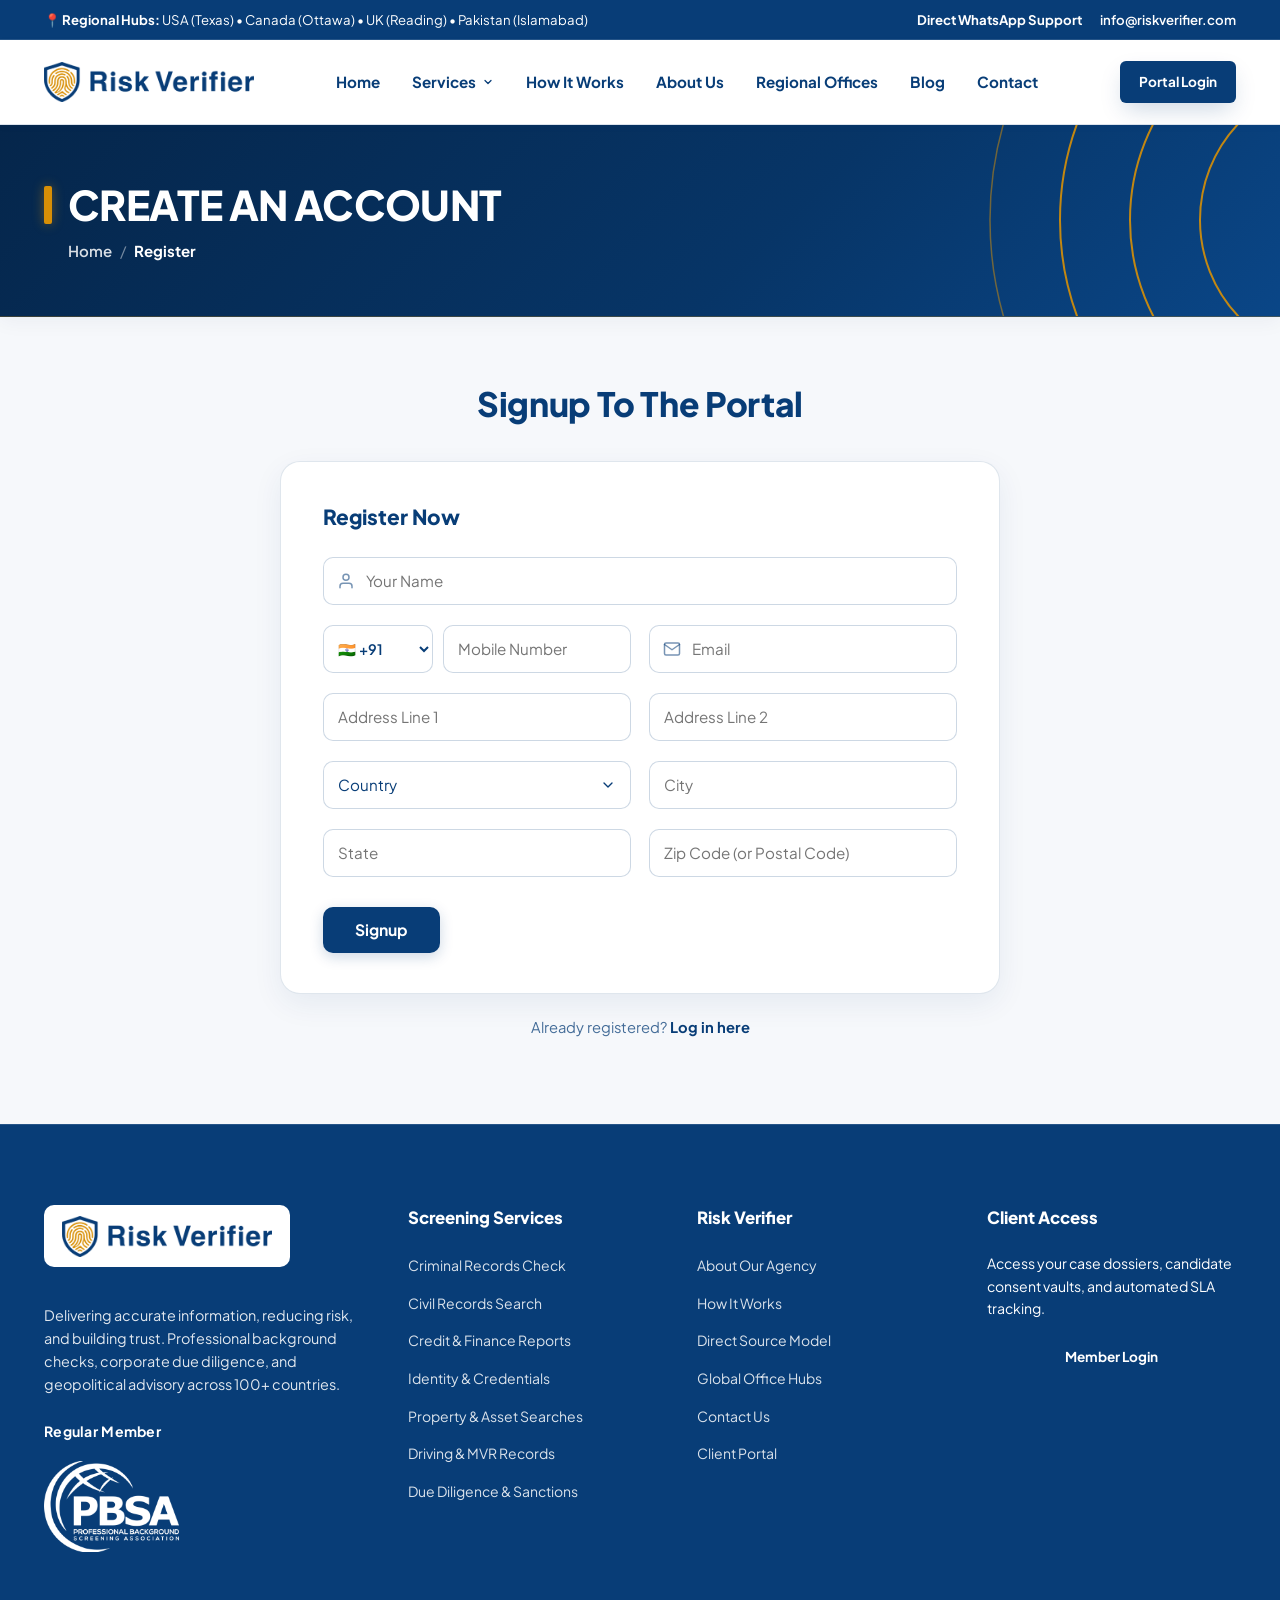
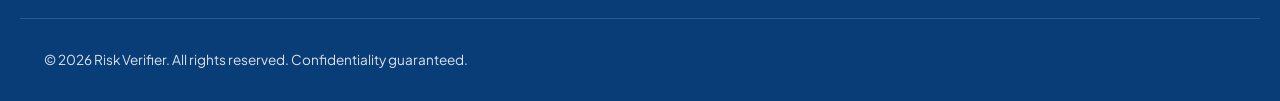
<file: signup.html>
<!DOCTYPE html>
<html lang="en">
<head>
  <meta charset="UTF-8">
  <meta name="viewport" content="width=device-width, initial-scale=1.0">
  <title>Signup – Risk Verifier Portal</title>
  <meta name="description" content="Register an enterprise or client account on the Risk Verifier Portal for direct-source background checks and due diligence intelligence.">
  <link rel="preconnect" href="https://fonts.googleapis.com">
  <link rel="preconnect" href="https://fonts.gstatic.com" crossorigin>
  <link href="https://fonts.googleapis.com/css2?family=Plus+Jakarta+Sans:wght@400;500;600;700;800&family=Inter:wght@400;500;600;700&display=swap" rel="stylesheet">
  <link rel="stylesheet" href="css/style.css">
</head>
<body>

  <!-- Top Bar -->
  <aside class="top-bar">
    <div class="container top-bar-content">
      <div class="top-bar-offices">
        <span>📍 <strong>Regional Hubs:</strong> USA (Texas) • Canada (Ottawa) • UK (Reading) • Pakistan (Islamabad)</span>
      </div>
      <div class="top-bar-contact">
        <a href="https://wa.me/13862431035" target="_blank" class="top-bar-link whatsapp">Direct WhatsApp Support</a>
        <a href="mailto:info@riskverifier.com" class="top-bar-link">info@riskverifier.com</a>
      </div>
    </div>
  </aside>

  <!-- Header -->
  <header class="site-header">
    <div class="container nav-container">
      <a href="index.html" class="brand-logo" aria-label="Risk Verifier Home">
        <img src="assets/Logo.svg" alt="Risk Verifier" class="brand-logo-img">
      </a>

      <nav>
        <ul class="nav-menu" id="navMenu">
          <li><a href="index.html" class="nav-link">Home</a></li>
          <li class="has-dropdown mega-dropdown-parent">
            <a href="services.html" class="nav-link nav-link-dropdown-toggle" id="servicesDropdownToggle" aria-expanded="false" aria-haspopup="true">
              Services
              <svg class="nav-dropdown-arrow" width="12" height="12" viewBox="0 0 24 24" fill="none" stroke="currentColor" stroke-width="2.5" stroke-linecap="round" stroke-linejoin="round" aria-hidden="true"><polyline points="6 9 12 15 18 9"></polyline></svg>
            </a>
            <div class="mega-dropdown-menu" id="servicesMegaDropdown" role="region" aria-label="Services Menu">
  <div class="mega-dropdown-inner">
    <div class="mega-menu-top">
      <div><h3 class="mega-menu-heading">Our services</h3><p class="mega-menu-subheading">Find the information you need to make a confident decision.</p></div>
      <a class="mega-all-services" href="services.html">Explore all services <span aria-hidden="true">→</span></a>
    </div>
    <div class="mega-service-groups"><div class="mega-service-group"><h4 class="mega-group-title">Background screening</h4><ul class="mega-service-list"><li><a href="services.html#criminal-records" class="mega-service-card"><span class="mega-card-title">Criminal Records Check</span><span class="mega-link-arrow" aria-hidden="true">↗</span></a></li>
<li><a href="services.html#civil-records" class="mega-service-card"><span class="mega-card-title">Civil Records Search</span><span class="mega-link-arrow" aria-hidden="true">↗</span></a></li>
<li><a href="services.html#vital-records" class="mega-service-card"><span class="mega-card-title">Vital Records Check</span><span class="mega-link-arrow" aria-hidden="true">↗</span></a></li>
<li><a href="services.html#driving-records" class="mega-service-card"><span class="mega-card-title">Driving &amp; Motor Vehicle Records (MVR)</span><span class="mega-link-arrow" aria-hidden="true">↗</span></a></li></ul></div><div class="mega-service-group"><h4 class="mega-group-title">Verification &amp; records</h4><ul class="mega-service-list"><li><a href="services.html#credit-finance" class="mega-service-card"><span class="mega-card-title">Credit &amp; Finance Reports</span><span class="mega-link-arrow" aria-hidden="true">↗</span></a></li>
<li><a href="services.html#identity-credentials" class="mega-service-card"><span class="mega-card-title">Identity &amp; Credentials Verification</span><span class="mega-link-arrow" aria-hidden="true">↗</span></a></li>
<li><a href="services.html#property-asset" class="mega-service-card"><span class="mega-card-title">Property &amp; Asset Searches</span><span class="mega-link-arrow" aria-hidden="true">↗</span></a></li>
<li><a href="services.html#verifications-references" class="mega-service-card"><span class="mega-card-title">Verifications &amp; References</span><span class="mega-link-arrow" aria-hidden="true">↗</span></a></li></ul></div><div class="mega-service-group"><h4 class="mega-group-title">Intelligence &amp; advisory</h4><ul class="mega-service-list"><li><a href="services.html#due-diligence" class="mega-service-card"><span class="mega-card-title">Due Diligence</span><span class="mega-link-arrow" aria-hidden="true">↗</span></a></li>
<li><a href="services.html#media-analytics" class="mega-service-card"><span class="mega-card-title">Media Analytics</span><span class="mega-link-arrow" aria-hidden="true">↗</span></a></li>
<li><a href="services.html#bespoke-research" class="mega-service-card"><span class="mega-card-title">Bespoke Research</span><span class="mega-link-arrow" aria-hidden="true">↗</span></a></li>
<li><a href="services.html#geopolitical-advisory" class="mega-service-card"><span class="mega-card-title">Geopolitical Advisory</span><span class="mega-link-arrow" aria-hidden="true">↗</span></a></li></ul></div></div>
  </div>
</div>
          </li>
          <li><a href="how-it-works.html" class="nav-link">How It Works</a></li>
          <li><a href="about.html" class="nav-link">About Us</a></li>
          <li><a href="index.html#offices" class="nav-link">Regional Offices</a></li>
          <li><a href="blog.html" class="nav-link">Blog</a></li>
          <li><a href="contact.html" class="nav-link">Contact</a></li>
        </ul>
      </nav>

      <div class="nav-actions">
        <a href="login.html" class="btn btn-primary btn-sm">Portal Login</a>
        <button class="mobile-toggle" id="mobileNavToggle" aria-label="Toggle navigation menu">
          <svg width="24" height="24" viewBox="0 0 24 24" fill="none" stroke="currentColor" stroke-width="2"><line x1="3" y1="12" x2="21" y2="12"></line><line x1="3" y1="6" x2="21" y2="6"></line><line x1="3" y1="18" x2="21" y2="18"></line></svg>
        </button>
      </div>
    </div>
  </header>

  <main>
<!-- Page Header Banner (Navy Blue with Gold Rings & Accent Bar) -->
    <section class="vector-header-banner page-header-banner" aria-label="Page Header">
      <div class="banner-gold-rings" aria-hidden="true">
        <svg viewBox="0 0 500 500" fill="none" xmlns="http://www.w3.org/2000/svg" class="banner-gold-rings-svg">
          <circle cx="480" cy="250" r="140" stroke="#D88F06" stroke-width="2" stroke-opacity="0.9" />
          <circle cx="480" cy="250" r="210" stroke="#D88F06" stroke-width="2" stroke-opacity="0.9" />
          <circle cx="480" cy="250" r="280" stroke="#D88F06" stroke-width="2" stroke-opacity="0.9" />
          <circle cx="480" cy="250" r="350" stroke="#D88F06" stroke-width="1.5" stroke-opacity="0.5" />
        </svg>
      </div>

      <div class="container banner-inner-container">
        <div class="banner-title-row">
          <span class="banner-gold-bar" aria-hidden="true"></span>
          <h1 class="page-banner-title">
            <span class="ribbon-text">CREATE AN ACCOUNT</span>
          </h1>
        </div>
        <div class="banner-breadcrumbs">
          <a href="index.html">Home</a> <span class="sep">/</span> <span class="current">Register</span>
        </div>
      </div>
    </section>

    <!-- Portal Section -->
    <section class="portal-section">
      <div class="container">
        <!-- Main Heading above Card matching screenshot -->
        <h2 class="portal-page-heading">Signup To The Portal</h2>

        <!-- Signup Card -->
        <div class="portal-card portal-card-signup">
          <h3 class="portal-card-subtitle">Register Now</h3>

          <form class="portal-form" id="portalSignupForm" onsubmit="event.preventDefault(); alert('Registration details submitted successfully! Our verification onboarding team will activate your portal credentials.');">
            <!-- Row 1: Full-width Your Name -->
            <div class="portal-form-group">
              <div class="portal-input-wrap has-icon">
                <svg class="portal-input-icon" width="18" height="18" viewBox="0 0 24 24" fill="none" stroke="currentColor" stroke-width="2" stroke-linecap="round" stroke-linejoin="round">
                  <path d="M20 21v-2a4 4 0 0 0-4-4H8a4 4 0 0 0-4 4v2"></path>
                  <circle cx="12" cy="7" r="4"></circle>
                </svg>
                <input type="text" name="name" class="portal-input" placeholder="Your Name" required>
              </div>
            </div>

            <!-- Row 2: Mobile Number & Email -->
            <div class="portal-form-grid">
              <div class="portal-form-group">
                <div class="portal-phone-group">
                  <select class="portal-phone-select" name="country_code" aria-label="Country Code">
                    <option value="+1">🇺🇸 +1</option>
                    <option value="+44">🇬🇧 +44</option>
                    <option value="+92">🇵🇰 +92</option>
                    <option value="+91" selected>🇮🇳 +91</option>
                    <option value="+1">🇨🇦 +1</option>
                    <option value="+971">🇦🇪 +971</option>
                    <option value="+61">🇦🇺 +61</option>
                    <option value="+49">🇩🇪 +49</option>
                  </select>
                  <input type="tel" name="phone" class="portal-input portal-input-phone" placeholder="Mobile Number" required>
                </div>
              </div>

              <div class="portal-form-group">
                <div class="portal-input-wrap has-icon">
                  <svg class="portal-input-icon" width="18" height="18" viewBox="0 0 24 24" fill="none" stroke="currentColor" stroke-width="2" stroke-linecap="round" stroke-linejoin="round">
                    <path d="M4 4h16c1.1 0 2 .9 2 2v12c0 1.1-.9 2-2 2H4c-1.1 0-2-.9-2-2V6c0-1.1.9-2 2-2z"></path>
                    <polyline points="22,6 12,13 2,6"></polyline>
                  </svg>
                  <input type="email" name="email" class="portal-input" placeholder="Email" required>
                </div>
              </div>
            </div>

            <!-- Row 3: Address Line 1 & Address Line 2 -->
            <div class="portal-form-grid">
              <div class="portal-form-group">
                <div class="portal-input-wrap">
                  <input type="text" name="address1" class="portal-input" placeholder="Address Line 1" required>
                </div>
              </div>
              <div class="portal-form-group">
                <div class="portal-input-wrap">
                  <input type="text" name="address2" class="portal-input" placeholder="Address Line 2">
                </div>
              </div>
            </div>

            <!-- Row 4: Country & City -->
            <div class="portal-form-grid">
              <div class="portal-form-group">
                <div class="portal-input-wrap">
                  <select name="country" class="portal-select" required aria-label="Select Country">
                    <option value="" disabled selected>Country</option>
                    <option value="United States">United States</option>
                    <option value="Canada">Canada</option>
                    <option value="United Kingdom">United Kingdom</option>
                    <option value="Pakistan">Pakistan</option>
                    <option value="India">India</option>
                    <option value="United Arab Emirates">United Arab Emirates</option>
                    <option value="Australia">Australia</option>
                    <option value="Germany">Germany</option>
                    <option value="Other">Other Global Jurisdiction</option>
                  </select>
                </div>
              </div>
              <div class="portal-form-group">
                <div class="portal-input-wrap">
                  <input type="text" name="city" class="portal-input" placeholder="City" required>
                </div>
              </div>
            </div>

            <!-- Row 5: State & Zip Code -->
            <div class="portal-form-grid">
              <div class="portal-form-group">
                <div class="portal-input-wrap">
                  <input type="text" name="state" class="portal-input" placeholder="State" required>
                </div>
              </div>
              <div class="portal-form-group">
                <div class="portal-input-wrap">
                  <input type="text" name="zip" class="portal-input" placeholder="Zip Code (or Postal Code)" required>
                </div>
              </div>
            </div>

            <!-- Submit Button matching screenshot -->
            <div class="portal-form-actions">
              <button type="submit" class="btn btn-primary portal-btn-signup">Signup</button>
            </div>
          </form>
        </div>

        <!-- Prompt Link -->
        <div class="portal-switch-prompt">
          Already registered? <a href="login.html">Log in here</a>
        </div>
      </div>
    </section>
  </main>

  <!-- Footer -->
  <footer class="site-footer">
    <div class="container footer-grid">
      <!-- Col 1: Brand -->
      <div class="footer-brand">
        <div class="footer-logo-wrap">
          <img src="assets/Logo.svg" alt="Risk Verifier" class="brand-logo-img">
        </div>
        <p>
          Delivering accurate information, reducing risk, and building trust. Professional background checks, corporate due diligence, and geopolitical advisory across 100+ countries.
        </p>
        <div style="font-size:0.88rem; color:#ffffff; font-weight:700; margin-bottom:8px; letter-spacing:0.02em;">Regular Member</div>
        <div class="footer-accreditation">
          <div class="footer-pbsa-badge">
            <img src="assets/pbsa-logo-white.png" alt="PBSA - Professional Background Screening Association">
          </div>
        </div>
      </div>

      <!-- Col 2: Services -->
      <div>
        <h4 class="footer-title">Screening Services</h4>
        <ul class="footer-links">
          <li><a href="services.html">Criminal Records Check</a></li>
          <li><a href="services.html">Civil Records Search</a></li>
          <li><a href="services.html">Credit & Finance Reports</a></li>
          <li><a href="services.html">Identity & Credentials</a></li>
          <li><a href="services.html">Property & Asset Searches</a></li>
          <li><a href="services.html">Driving & MVR Records</a></li>
          <li><a href="services.html">Due Diligence & Sanctions</a></li>
        </ul>
      </div>

      <!-- Col 3: Company -->
      <div>
        <h4 class="footer-title">Risk Verifier</h4>
        <ul class="footer-links">
          <li><a href="about.html">About Our Agency</a></li>
          <li><a href="how-it-works.html">How It Works</a></li>
          <li><a href="index.html#why-choose-us">Direct Source Model</a></li>
          <li><a href="contact.html">Global Office Hubs</a></li>
          <li><a href="contact.html">Contact Us</a></li>
          <li><a href="login.html">Client Portal</a></li>
        </ul>
      </div>

      <!-- Col 4: Quick Action -->
      <div>
        <h4 class="footer-title">Client Access</h4>
        <p style="font-size: 0.88rem; color: #ffffff; margin-bottom: 16px;">
          Access your case dossiers, candidate consent vaults, and automated SLA tracking.
        </p>
        <a href="login.html" class="btn btn-outline-white btn-sm" style="width: 100%; text-align: center;">Member Login</a>
      </div>
    </div>

    <div class="container footer-bottom">
      <div>&copy; 2026 Risk Verifier. All rights reserved. Confidentiality guaranteed.</div>
    </div>
  </footer>

  <script src="js/main.js"></script>
</body>
</html>
</file>
<file: css/style.css>
/* ==========================================================================
   RISK VERIFIER - STRICT WHITE & BRAND BLUE (#083D77) DESIGN SYSTEM
   ========================================================================== */

:root {
  /* Strict 2-Tone Color System: Exact Brand Blue #083D77 & Pure White */
  --brand-blue: #083d77;
  --brand-blue-hover: #05264b;
  --brand-blue-dark: #05264b;
  --brand-blue-light: rgba(8, 61, 119, 0.05);
  --brand-blue-soft: rgba(8, 61, 119, 0.09);
  --brand-blue-border: rgba(8, 61, 119, 0.16);

  /* Brand Accent: New Logo Gold / Amber #D88F06 */
  --accent-gold: #D88F06;
  --accent-gold-hover: #b47504;
  --accent-gold-soft: rgba(216, 143, 6, 0.12);
  --accent-gold-border: rgba(216, 143, 6, 0.35);

  --bg-white: #ffffff;
  --bg-subtle: #ffffff;
  --bg-card: #ffffff;

  --text-white: #ffffff;
  --text-brand: #083d77;
  --text-primary: #083d77;
  --text-secondary: rgba(8, 61, 119, 0.78);
  --text-muted: rgba(8, 61, 119, 0.6);
  --text-light: rgba(8, 61, 119, 0.4);

  --border-light: rgba(8, 61, 119, 0.14);
  --border-focus: #083d77;
  --border-brand: #083d77;

  /* Shadows */
  --shadow-sm: 0 1px 3px rgba(8, 61, 119, 0.06);
  --shadow-md: 0 4px 14px rgba(8, 61, 119, 0.08);
  --shadow-lg: 0 12px 28px rgba(8, 61, 119, 0.1);
  --shadow-blue: 0 10px 25px -5px rgba(8, 61, 119, 0.22);
  --shadow-hover: 0 16px 36px -6px rgba(8, 61, 119, 0.16);

  /* Typography */
  --font-main: 'Plus Jakarta Sans', 'Inter', -apple-system, BlinkMacSystemFont, "Segoe UI", Roboto, sans-serif;

  /* Radius */
  --radius-sm: 6px;
  --radius-md: 10px;
  --radius-lg: 16px;
  --radius-xl: 24px;
  --radius-pill: 9999px;

  /* Transition */
  --transition-fast: 0.2s cubic-bezier(0.16, 1, 0.3, 1);
  --transition-smooth: 0.3s cubic-bezier(0.16, 1, 0.3, 1);
}

/* Base Reset */
*,
*::before,
*::after {
  box-sizing: border-box;
  margin: 0;
  padding: 0;
}

html {
  scroll-behavior: smooth;
  font-size: 16px;
  overflow-x: clip;
  max-width: 100vw;
  width: 100%;
}

body {
  font-family: var(--font-main);
  background-color: var(--bg-white);
  color: var(--text-primary);
  line-height: 1.6;
  -webkit-font-smoothing: antialiased;
  -moz-osx-font-smoothing: grayscale;
  overflow-x: clip;
  max-width: 100vw;
  width: 100%;
}

img,
svg {
  display: block;
  max-width: 100%;
}

a {
  color: inherit;
  text-decoration: none;
  transition: color var(--transition-fast);
}

button,
input,
textarea,
select {
  font-family: inherit;
  font-size: inherit;
}

/* Layout Utilities */
.container {
  width: 100%;
  max-width: 1240px;
  margin: 0 auto;
  padding: 0 24px;
}

@media (max-width: 480px) {
  .container {
    padding: 0 16px;
  }
}

.section {
  padding: 90px 0;
  position: relative;
}

.section-subtle {
  background-color: #ffffff;
  border-top: 1px solid var(--border-light);
  border-bottom: 1px solid var(--border-light);
}

.section-white {
  background-color: #ffffff;
}

.section-blue-tint {
  background-color: rgba(8, 61, 119, 0.03);
  border-bottom: 1px solid var(--border-light);
}

/* Section Header */
.section-header {
  text-align: center;
  max-width: 740px;
  margin: 0 auto 56px auto;
}

.badge {
  display: inline-flex;
  align-items: center;
  gap: 8px;
  padding: 0;
  background: transparent;
  border: none;
  border-radius: 0;
  box-shadow: none;
  font-size: 0.8rem;
  font-weight: 800;
  letter-spacing: 0.12em;
  text-transform: uppercase;
  margin-bottom: 12px;
}

.badge-blue {
  background: transparent;
  color: #0284c7;
  border: none;
}

.badge-white {
  background: transparent;
  color: #38bdf8;
  border: none;
  box-shadow: none;
}

.section-title {
  font-size: 2.35rem;
  font-weight: 800;
  line-height: 1.25;
  color: var(--brand-blue);
  margin-bottom: 16px;
  letter-spacing: -0.02em;
}

.section-subtitle {
  font-size: 1.1rem;
  color: var(--text-secondary);
  line-height: 1.6;
}

/* Buttons */
.btn {
  display: inline-flex;
  align-items: center;
  justify-content: center;
  gap: 10px;
  padding: 13px 26px;
  font-weight: 700;
  font-size: 0.95rem;
  border-radius: var(--radius-md);
  border: 1px solid transparent;
  cursor: pointer;
  transition: all var(--transition-smooth);
  text-align: center;
  white-space: nowrap;
}

.btn-primary {
  background-color: var(--brand-blue);
  color: #ffffff;
  box-shadow: var(--shadow-blue);
}

.btn-primary:hover {
  background-color: var(--brand-blue-hover);
  transform: translateY(-2px);
  box-shadow: 0 14px 28px -5px rgba(8, 61, 119, 0.35);
}

.btn-outline {
  background-color: transparent;
  color: var(--brand-blue);
  border: 2px solid var(--brand-blue);
  transition: all var(--transition-fast);
}

.btn-outline:hover {
  background-color: var(--brand-blue) !important;
  color: #ffffff !important;
  border-color: var(--brand-blue) !important;
}

.btn-white {
  background-color: #ffffff;
  color: var(--brand-blue);
  border: 1px solid var(--border-light);
  box-shadow: var(--shadow-md);
}

.btn-white:hover {
  background-color: rgba(8, 61, 119, 0.05);
  transform: translateY(-2px);
}

.btn-sm {
  padding: 9px 18px;
  font-size: 0.85rem;
  border-radius: var(--radius-sm);
}

.btn-lg {
  padding: 16px 32px;
  font-size: 1.05rem;
  border-radius: var(--radius-md);
}

/* ==========================================================================
   TOP BAR (Strict White & #083D77)
   ========================================================================== */
.top-bar {
  background-color: var(--brand-blue);
  color: #ffffff;
  font-size: 0.825rem;
  padding: 9px 0;
  border-bottom: 1px solid rgba(255, 255, 255, 0.12);
}

.top-bar-content {
  display: flex;
  align-items: center;
  justify-content: space-between;
  flex-wrap: wrap;
  gap: 12px;
}

.top-bar-offices {
  display: flex;
  align-items: center;
  gap: 16px;
  flex-wrap: wrap;
  color: #ffffff;
}

.top-bar-offices strong {
  color: #ffffff;
  font-weight: 700;
}

.top-bar-contact {
  display: flex;
  align-items: center;
  gap: 18px;
}

.top-bar-link {
  color: #ffffff;
  display: inline-flex;
  align-items: center;
  gap: 6px;
  font-weight: 600;
  transition: opacity var(--transition-fast);
}

.top-bar-link:hover {
  opacity: 0.85;
}

.top-bar-link.whatsapp {
  color: #ffffff;
  font-weight: 700;
}

@media (max-width: 640px) {
  .top-bar-offices {
    display: none;
  }
  .top-bar-content {
    justify-content: center;
  }
}

/* ==========================================================================
   HEADER & NAVBAR
   ========================================================================== */
.site-header {
  position: -webkit-sticky;
  position: sticky;
  top: 0;
  background-color: rgba(255, 255, 255, 0.98);
  backdrop-filter: blur(12px);
  -webkit-backdrop-filter: blur(12px);
  z-index: 1000;
  border-bottom: 1px solid var(--border-light);
  box-shadow: 0 2px 8px rgba(8, 61, 119, 0.04);
  transition: box-shadow 0.25s ease, background-color 0.25s ease;
}

.site-header.scrolled {
  box-shadow: 0 4px 20px rgba(8, 61, 119, 0.10);
  background-color: #ffffff;
}

.nav-container {
  position: relative;
  display: flex;
  align-items: center;
  justify-content: space-between;
  height: 84px;
}

.brand-logo {
  display: flex;
  align-items: center;
  text-decoration: none;
}

.brand-logo-img {
  height: 48px;
  width: auto;
  max-width: 210px;
  object-fit: contain;
}

.nav-container > nav {
  height: 100%;
  display: flex;
  align-items: center;
}

.nav-menu {
  display: flex;
  align-items: center;
  gap: 32px;
  list-style: none;
  height: 100%;
}

.nav-menu > li {
  display: flex;
  align-items: center;
  height: 100%;
}

.nav-link {
  font-weight: 700;
  font-size: 0.95rem;
  color: var(--brand-blue);
  position: relative;
  padding: 0;
  height: 100%;
  display: inline-flex;
  align-items: center;
  transition: color var(--transition-fast);
}

.nav-link:hover,
.nav-link.active {
  color: var(--brand-blue);
}

.nav-link.active::after {
  content: '';
  position: absolute;
  bottom: 0;
  left: 0;
  width: 100%;
  height: 2.5px;
  background-color: var(--brand-blue);
  border-radius: 2px;
}

/* ==========================================================================
   SERVICES MEGA DROPDOWN (BELLBEE STYLE)
   ========================================================================== */
.mega-dropdown-parent {
  position: static;
  height: 100%;
  display: flex;
  align-items: center;
}

.nav-dropdown-arrow {
  margin-left: 6px;
  transition: transform 0.25s cubic-bezier(0.16, 1, 0.3, 1);
  vertical-align: middle;
  flex-shrink: 0;
}

.mega-dropdown-parent:not(.dropdown-closed):hover .nav-dropdown-arrow,
.mega-dropdown-parent.active .nav-dropdown-arrow,
.mega-dropdown-parent.is-open:not(.dropdown-closed) .nav-dropdown-arrow {
  transform: rotate(180deg);
}

.mega-dropdown-parent.dropdown-closed .nav-dropdown-arrow {
  transform: rotate(0deg) !important;
}

.mega-dropdown-menu {
  position: absolute;
  top: 100%;
  left: 50%;
  transform: translateX(-50%);
  width: calc(100% - 32px);
  max-width: 1100px;
  background: #ffffff;
  border-radius: 0 0 22px 22px;
  border: 1px solid rgba(8, 61, 119, 0.1);
  border-top: none;
  box-shadow: 0 24px 60px -12px rgba(8, 61, 119, 0.16), 0 10px 24px -6px rgba(8, 61, 119, 0.06);
  padding: 30px 32px 32px;
  opacity: 0;
  visibility: hidden;
  pointer-events: none;
  transition: opacity 0.2s cubic-bezier(0.16, 1, 0.3, 1), visibility 0.2s;
  z-index: 1200;
}

/* Invisible bridge between nav item and dropdown */
.mega-dropdown-menu::before {
  content: '';
  position: absolute;
  top: -30px;
  left: 0;
  right: 0;
  height: 30px;
  background: transparent;
  pointer-events: auto;
}

.mega-dropdown-parent:not(.dropdown-closed):hover .mega-dropdown-menu,
.mega-dropdown-parent.is-open:not(.dropdown-closed) .mega-dropdown-menu {
  opacity: 1;
  visibility: visible;
  pointer-events: auto;
}

.mega-dropdown-parent.dropdown-closed .mega-dropdown-menu {
  opacity: 0 !important;
  visibility: hidden !important;
  pointer-events: none !important;
}

.mega-menu-top {
  margin-bottom: 24px;
  text-align: left;
}

.mega-menu-heading {
  font-size: 1.55rem;
  font-weight: 800;
  color: #0f172a;
  letter-spacing: -0.02em;
  line-height: 1.2;
  margin-bottom: 6px;
}

.mega-menu-subheading {
  font-size: 0.92rem;
  color: #64748b;
  font-weight: 500;
  line-height: 1.45;
  margin: 0;
}

.mega-menu-content {
  display: block;
  width: 100%;
}

/* 12 Service Cards Grid (4 Columns on Desktop, 3 on Medium, 2 on Tablet, 1 on Mobile) */
.mega-cards-grid {
  display: grid;
  grid-template-columns: repeat(4, 1fr);
  gap: 12px;
}

@media (max-width: 1100px) {
  .mega-cards-grid {
    grid-template-columns: repeat(3, 1fr);
  }
}

@media (max-width: 820px) {
  .mega-cards-grid {
    grid-template-columns: repeat(2, 1fr);
  }
}

.mega-service-card {
  display: flex;
  align-items: center;
  gap: 12px;
  padding: 12px 14px;
  background: #ffffff;
  border: 1px solid rgba(8, 61, 119, 0.06);
  border-radius: 14px;
  text-decoration: none;
  transition: all 0.22s cubic-bezier(0.16, 1, 0.3, 1);
  cursor: pointer;
  min-height: 56px;
}

.mega-service-card:hover {
  background: #f8fafc;
  border-color: rgba(8, 61, 119, 0.18);
  transform: translateY(-2px);
  box-shadow: 0 8px 20px -4px rgba(8, 61, 119, 0.08);
}

.mega-card-icon {
  width: 40px;
  height: 40px;
  min-width: 40px;
  border-radius: 11px;
  display: flex;
  align-items: center;
  justify-content: center;
  flex-shrink: 0;
  transition: transform 0.2s ease;
}

.mega-service-card:hover .mega-card-icon {
  transform: scale(1.08);
}

/* Color palettes matching reference image and new service icons */
.mega-card-icon.icon-indigo {
  background-color: #eef2ff;
  color: #4f46e5;
}

.mega-card-icon.icon-amber {
  background-color: #fff7ed;
  color: #ea580c;
}

.mega-card-icon.icon-purple {
  background-color: #f5f3ff;
  color: #7c3aed;
}

.mega-card-icon.icon-rose {
  background-color: #fff1f2;
  color: #e11d48;
}

.mega-card-icon.icon-sky {
  background-color: #e0f2fe;
  color: #0284c7;
}

.mega-card-icon.icon-emerald {
  background-color: #ecfdf5;
  color: #059669;
}

.mega-card-icon.icon-blue {
  background-color: #eff6ff;
  color: #2563eb;
}

.mega-card-icon.icon-teal {
  background-color: #f0fdfa;
  color: #0d9488;
}

.mega-card-icon.icon-cyan {
  background-color: #ecfeff;
  color: #0891b2;
}

.mega-card-icon.icon-orange {
  background-color: #fff7ed;
  color: #d97706;
}

.mega-card-icon.icon-violet {
  background-color: #faf5ff;
  color: #9333ea;
}

.mega-card-icon.icon-pink {
  background-color: #fdf2f8;
  color: #db2777;
}

.mega-card-info {
  display: flex;
  flex-direction: column;
  justify-content: center;
  min-width: 0;
}

.mega-card-title {
  font-size: 0.9rem;
  font-weight: 700;
  color: #0f172a;
  line-height: 1.32;
  margin: 0;
  transition: color 0.18s ease;
}

.mega-service-card:hover .mega-card-title {
  color: var(--brand-blue);
}

.mega-card-desc {
  display: none;
}

/* Right Sidebar (Optional fallback) */
.mega-sidebar {
  display: none;
  flex-direction: column;
  gap: 14px;
}

/* View all services Card */
.mega-view-all-card {
  display: flex;
  align-items: center;
  gap: 14px;
  padding: 18px 18px;
  background: #fff8f5;
  border: 1.5px solid #ffedd5;
  border-radius: 16px;
  text-decoration: none;
  transition: all 0.22s cubic-bezier(0.16, 1, 0.3, 1);
}

.mega-view-all-card:hover {
  background: #fff3ec;
  border-color: #fdba74;
  transform: translateY(-2px);
  box-shadow: 0 10px 24px -6px rgba(234, 88, 12, 0.16);
}

.mega-view-all-icon-btn {
  width: 44px;
  height: 44px;
  min-width: 44px;
  border-radius: 12px;
  background: linear-gradient(135deg, #f95738 0%, #ea580c 100%);
  display: flex;
  align-items: center;
  justify-content: center;
  color: #ffffff;
  box-shadow: 0 4px 12px rgba(234, 88, 12, 0.28);
  flex-shrink: 0;
  transition: transform 0.2s ease;
}

.mega-view-all-card:hover .mega-view-all-icon-btn {
  transform: scale(1.08);
}

.mega-view-all-text {
  flex: 1;
  min-width: 0;
}

.mega-view-all-title {
  display: block;
  font-size: 0.98rem;
  font-weight: 750;
  color: #1e293b;
  line-height: 1.25;
  margin-bottom: 3px;
}

.mega-view-all-sub {
  display: block;
  font-size: 0.78rem;
  color: #64748b;
  line-height: 1.35;
  font-weight: 450;
}

.mega-view-all-arrow {
  color: #ea580c;
  display: flex;
  align-items: center;
  justify-content: center;
  flex-shrink: 0;
  transition: transform 0.2s ease;
}

.mega-view-all-card:hover .mega-view-all-arrow {
  transform: translateX(3px);
}

/* Contact Details Card */
.mega-contact-card {
  padding: 18px 20px;
  background: #f8fafc;
  border: 1px solid #e2e8f0;
  border-radius: 16px;
}

.mega-contact-head {
  display: flex;
  align-items: center;
  gap: 10px;
  margin-bottom: 14px;
}

.mega-contact-phone-icon {
  width: 28px;
  height: 28px;
  border-radius: 8px;
  background: #fff7ed;
  color: #ea580c;
  display: flex;
  align-items: center;
  justify-content: center;
  flex-shrink: 0;
}

.mega-contact-heading {
  font-size: 0.95rem;
  font-weight: 750;
  color: #0f172a;
  margin: 0;
}

.mega-contact-table {
  display: flex;
  flex-direction: column;
  gap: 9px;
}

.mega-contact-row {
  display: flex;
  justify-content: space-between;
  align-items: center;
  gap: 10px;
  font-size: 0.83rem;
}

.mega-contact-label {
  color: #64748b;
  font-weight: 500;
  white-space: nowrap;
}

.mega-contact-value {
  color: var(--brand-blue);
  font-weight: 650;
  text-decoration: none;
  text-align: right;
  transition: color 0.15s ease;
}

.mega-contact-value:hover {
  color: var(--brand-blue-hover);
  text-decoration: underline;
}

.mega-contact-value-static {
  color: #334155;
  font-weight: 600;
  text-align: right;
}

.nav-actions {
  display: flex;
  align-items: center;
  gap: 14px;
}

.mobile-toggle {
  display: none;
  background: none;
  border: none;
  cursor: pointer;
  color: var(--brand-blue);
  padding: 6px;
}

/* ==========================================================================
   HERO SECTION — Full-Width Gradient Banner
   ========================================================================== */
/* ==========================================================================
   HERO SECTION - 3D ROTATING WORLD MAP GLOBE & ORBITAL SERVICES (REFERENCE MATCH)
   ========================================================================== */
/* ==========================================================================
   HERO SECTION - 3D ROTATING WORLD MAP GLOBE & ORBITAL SERVICES (WHITE THEME)
   ========================================================================== */
.hero {
  position: relative;
  padding: clamp(50px, 5.4vw, 76px) 0 clamp(52px, 5.6vw, 78px) 0;
  display: block;
  min-height: auto;
  background-color: #ffffff;
  background-image:
    radial-gradient(circle at 80% 40%, rgba(2, 132, 199, 0.06) 0%, transparent 60%),
    radial-gradient(circle at 15% 75%, rgba(8, 61, 119, 0.04) 0%, transparent 50%);
  overflow: hidden;
  text-align: left;
  border-bottom: 1px solid rgba(8, 61, 119, 0.08);
}

/* Ambient dynamic topography vectors */
.hero-ambient-layer {
  position: absolute;
  inset: 0;
  pointer-events: none;
  overflow: hidden;
  z-index: 1;
}

.hero-ambient-wave {
  position: absolute;
  width: 100%;
  height: 100%;
  opacity: 0.4;
}

.hero .container {
  position: relative;
  z-index: 2;
  max-width: 1280px;
  width: 100%;
}

/* 2-Column Hero Grid Layout */
.hero-grid {
  display: grid;
  grid-template-columns: 1fr 1.05fr;
  align-items: center;
  gap: clamp(28px, 3.2vw, 48px);
}

.hero-text-col {
  position: relative;
  z-index: 5;
}

.hero-title {
  font-size: clamp(2.35rem, 3.4vw, 3.25rem);
  font-weight: 800;
  line-height: 1.15;
  letter-spacing: -0.035em;
  color: var(--brand-blue, #083d77);
  margin-bottom: 16px;
}

.hero-title .highlight {
  color: var(--accent-gold, #D88F06) !important;
  background: linear-gradient(135deg, #E59B0C 0%, #D88F06 100%) !important;
  -webkit-background-clip: text !important;
  -webkit-text-fill-color: var(--accent-gold, #D88F06) !important;
  background-clip: text !important;
  display: inline-block;
}

.hero-description {
  font-size: clamp(0.96rem, 1.06vw, 1.05rem);
  line-height: 1.62;
  color: #475569;
  margin-bottom: 24px;
  max-width: 540px;
}

.hero-actions {
  display: flex;
  align-items: center;
  gap: 14px;
  margin-bottom: clamp(30px, 2.8vw, 44px);
  flex-wrap: wrap;
}

/* Hero CTA primary */
.hero .btn-primary {
  background: var(--brand-blue, #083d77);
  border: 1px solid var(--brand-blue, #083d77);
  color: #ffffff;
  padding: 12px 24px;
  font-size: 0.95rem;
  font-weight: 700;
  border-radius: 10px;
  box-shadow: 0 4px 18px rgba(8, 61, 119, 0.25);
  transition: all 0.25s ease;
  display: inline-flex;
  align-items: center;
  gap: 8px;
}

.hero .btn-primary:hover {
  background: var(--brand-blue-hover, #05264b);
  border-color: var(--brand-blue-hover, #05264b);
  transform: translateY(-2px);
  box-shadow: 0 8px 24px rgba(8, 61, 119, 0.35);
}

/* Hero outline button */
.hero .btn-outline {
  border: 1.5px solid #cbd5e1;
  color: var(--brand-blue, #083d77);
  padding: 12px 24px;
  font-size: 0.95rem;
  font-weight: 700;
  background: #ffffff;
  border-radius: 10px;
  box-shadow: 0 2px 8px rgba(0, 0, 0, 0.04);
  transition: all 0.25s ease;
}

.hero .btn-outline:hover {
  background: #f8fafc;
  border-color: var(--brand-blue, #083d77);
  color: var(--brand-blue, #083d77);
  transform: translateY(-2px);
  box-shadow: 0 4px 14px rgba(8, 61, 119, 0.1);
}

/* Hero Trust Badges - Replaces Raw Numbers with Verified Trust Elements */
.hero-trust-bar {
  display: flex;
  align-items: center;
  justify-content: flex-start;
  gap: clamp(14px, 1.8vw, 24px);
  border-top: 1.5px solid rgba(8, 61, 119, 0.12);
  padding-top: clamp(22px, 2.4vw, 32px);
  margin-top: 4px;
}

.trust-item {
  display: flex;
  align-items: center;
  gap: 11px;
  transition: transform 0.2s ease;
}

.trust-item:hover {
  transform: translateY(-2px);
}

.trust-icon-box {
  width: 36px;
  height: 36px;
  min-width: 36px;
  display: flex;
  align-items: center;
  justify-content: center;
  background: #f0f7ff;
  border: 1px solid rgba(2, 132, 199, 0.22);
  border-radius: 9px;
  color: #0284c7;
}

.trust-icon-box svg {
  width: 20px;
  height: 20px;
  stroke: #0284c7;
}

.trust-text {
  display: flex;
  flex-direction: column;
  line-height: 1.25;
}

.trust-title {
  font-family: 'Plus Jakarta Sans', var(--font-main), sans-serif;
  font-size: clamp(0.92rem, 1.05vw, 1.02rem);
  font-weight: 800;
  color: var(--brand-blue, #083d77); /* Brand Navy */
  letter-spacing: -0.01em;
  margin-bottom: 2px;
  white-space: nowrap;
}

.trust-sub {
  font-family: var(--font-main), 'Inter', sans-serif;
  font-size: clamp(0.78rem, 0.88vw, 0.84rem);
  font-weight: 700;
  color: #0284c7; /* Brand Cyan/Blue */
  letter-spacing: -0.01em;
  white-space: nowrap;
}

.trust-divider {
  width: 1px;
  height: 34px;
  background: rgba(8, 61, 119, 0.18);
  flex-shrink: 0;
}

/* Trust metrics - Clean Borderless Live Running Counters (Retained for backward-compat) */
.hero-metrics {
  display: grid;
  grid-template-columns: repeat(4, 1fr);
  gap: clamp(14px, 2.5vw, 40px);
  border-top: 1.5px solid rgba(8, 61, 119, 0.12);
  padding-top: clamp(28px, 2.8vw, 44px);
  align-items: center;
}

.metric-item {
  display: flex;
  align-items: center;
  justify-content: center;
  padding: 8px 4px !important;
  background: transparent !important;
  border: none !important;
  box-shadow: none !important;
  border-radius: 0 !important;
  text-align: center;
  transition: transform 0.2s ease;
}

.metric-item:hover {
  transform: translateY(-2px);
  box-shadow: none !important;
  border-color: transparent !important;
}

.metric-value {
  font-size: clamp(1.65rem, 2.2vw, 2.25rem);
  font-weight: 800;
  color: var(--brand-blue, #083d77);
  line-height: 1;
  letter-spacing: -0.03em;
  font-family: 'Plus Jakarta Sans', var(--font-main), sans-serif;
  font-variant-numeric: tabular-nums;
  display: inline-block;
  transition: color 0.2s ease;
}

.metric-item:hover .metric-value {
  color: #0284c7;
}

/* ==========================================================================
   RIGHT COLUMN: 3D ROTATING WORLD MAP GLOBE & SURROUNDING BADGES
   ========================================================================== */

.hero-visual-col {
  display: flex;
  align-items: center;
  justify-content: center;
  position: relative;
  z-index: 2;
}

.risk-orbit-wrapper {
  position: relative;
  width: 100%;
  max-width: min(490px, calc(100vh - 180px));
  aspect-ratio: 1 / 1;
  margin: 0 auto;
  user-select: none;
}

.orbit-ambient-glow {
  position: absolute;
  inset: 15%;
  border-radius: 50%;
  background: radial-gradient(circle, rgba(2, 132, 199, 0.12) 0%, rgba(56, 189, 248, 0.06) 45%, transparent 70%);
  filter: blur(28px);
  pointer-events: none;
  animation: ambient-pulse 6s ease-in-out infinite alternate;
}

@keyframes ambient-pulse {
  0% { transform: scale(0.92); opacity: 0.7; }
  100% { transform: scale(1.08); opacity: 1; }
}

.risk-orbit-stage {
  position: relative;
  width: 100%;
  height: 100%;
}

/* SVG Radar Canvas */
.orbit-radar-svg {
  position: absolute;
  inset: 0;
  width: 100%;
  height: 100%;
  pointer-events: none;
  overflow: visible;
}

/* Rotating radar sweep beam (clock-like 360 degree rotation) */
.radar-sweep-group {
  transform-origin: 300px 300px;
  animation: radar-sweep-rotate 9s linear infinite;
}

@keyframes radar-sweep-rotate {
  from { transform: rotate(0deg); }
  to { transform: rotate(360deg); }
}

/* Counter-rotating orbital dash track */
.radar-ring-2 {
  transform-origin: 300px 300px;
  animation: radar-track-spin 40s linear infinite;
}

@keyframes radar-track-spin {
  from { transform: rotate(0deg); }
  to { transform: rotate(360deg); }
}

/* Connecting ray lines */
.ray-line {
  transition: stroke-opacity 0.3s ease, stroke-width 0.3s ease;
}

.ray-line.is-active,
.orbit-node:hover ~ .orbit-radar-svg .ray-line {
  stroke-opacity: 0.85 !important;
  stroke-width: 2.2px !important;
}

/* Center Core Verified Shield Hub */
.orbit-center-core {
  position: absolute;
  top: 50%;
  left: 50%;
  transform: translate(-50%, -50%);
  z-index: 12;
  display: flex;
  flex-direction: column;
  align-items: center;
  justify-content: center;
  pointer-events: auto;
}

/* Ripple pulses emanating from center shield */
.core-ripple {
  position: absolute;
  top: 50%;
  left: 50%;
  border-radius: 50%;
  border: 1.5px solid rgba(2, 132, 199, 0.4);
  pointer-events: none;
  transform: translate(-50%, -50%);
}

.core-ripple-1 {
  width: 110px;
  height: 110px;
  animation: ripple-grow 3.6s cubic-bezier(0.1, 0.25, 0.1, 1) infinite;
}

.core-ripple-2 {
  width: 110px;
  height: 110px;
  animation: ripple-grow 3.6s cubic-bezier(0.1, 0.25, 0.1, 1) infinite 1.2s;
}

.core-ripple-3 {
  width: 110px;
  height: 110px;
  animation: ripple-grow 3.6s cubic-bezier(0.1, 0.25, 0.1, 1) infinite 2.4s;
}

@keyframes ripple-grow {
  0% {
    width: 90px;
    height: 90px;
    opacity: 0.8;
    border-color: rgba(56, 189, 248, 0.7);
  }
  100% {
    width: 260px;
    height: 260px;
    opacity: 0;
    border-color: rgba(2, 132, 199, 0.05);
  }
}

/* Center Shield Graphic */
.core-shield {
  position: relative;
  width: 68px;
  height: 76px;
  display: flex;
  align-items: center;
  justify-content: center;
  filter: drop-shadow(0 8px 20px rgba(8, 61, 119, 0.35)) drop-shadow(0 0 16px rgba(216, 143, 6, 0.3));
  animation: core-shield-float 5s ease-in-out infinite;
  transition: transform 0.3s ease;
  cursor: pointer;
}

.core-shield:hover {
  transform: scale(1.08);
}

@keyframes core-shield-float {
  0%, 100% { transform: translateY(0); }
  50% { transform: translateY(-4px); }
}

.core-shield-svg,
.core-shield-img {
  width: 100%;
  height: 100%;
  object-fit: contain;
  display: block;
}

.core-label-box {
  margin-top: 4px;
  display: flex;
  flex-direction: column;
  align-items: center;
  text-align: center;
  background: rgba(255, 255, 255, 0.95);
  padding: 3px 8px;
  border-radius: 7px;
  border: 1px solid rgba(2, 132, 199, 0.2);
  box-shadow: 0 4px 12px rgba(15, 23, 42, 0.06);
  backdrop-filter: blur(6px);
}

.core-brand-name {
  font-size: 0.68rem;
  font-weight: 800;
  letter-spacing: 0.08em;
  color: #0f172a;
}

.core-brand-badge {
  display: inline-flex;
  align-items: center;
  gap: 4px;
  font-size: 0.58rem;
  font-weight: 700;
  color: #0284c7;
  letter-spacing: 0.05em;
  text-transform: uppercase;
}

.core-live-dot {
  width: 5px;
  height: 5px;
  background: #10b981;
  border-radius: 50%;
  box-shadow: 0 0 0 2px rgba(16, 185, 129, 0.3);
  animation: pulse-dot 2s infinite;
}

/* ==========================================================================
   THE 8 ORBITAL CAPABILITY CARDS
   ========================================================================== */

.orbit-node {
  position: absolute;
  z-index: 15;
  cursor: pointer;
  transition: transform 0.28s cubic-bezier(0.16, 1, 0.3, 1), z-index 0.2s ease;
  outline: none;
  text-decoration: none;
}

.orbit-node:focus-visible {
  outline: 2px solid #0284c7;
  border-radius: 12px;
}

/* Octagonal Node Positions around stage - clamped boundary alignment so cards never cross screen/column bounds */
.node-pos-1 { top: 1.5%; left: 50%; transform: translateX(-50%); }
.node-pos-2 { top: 12%; right: 6px; left: auto; }
.node-pos-3 { top: 50%; right: 0; left: auto; transform: translateY(-50%); }
.node-pos-4 { bottom: 12%; right: 6px; left: auto; }
.node-pos-5 { bottom: 1.5%; left: 50%; transform: translateX(-50%); }
.node-pos-6 { bottom: 12%; left: 6px; right: auto; }
.node-pos-7 { top: 50%; left: 0; right: auto; transform: translateY(-50%); }
.node-pos-8 { top: 12%; left: 6px; right: auto; }

/* Node Card Surface */
.node-card {
  display: inline-flex;
  align-items: center;
  gap: 7px;
  padding: 5px 10px 5px 6px;
  background: rgba(255, 255, 255, 0.98);
  backdrop-filter: blur(12px);
  -webkit-backdrop-filter: blur(12px);
  border: 1px solid rgba(8, 61, 119, 0.18);
  border-radius: 11px;
  box-shadow: 0 4px 18px rgba(15, 23, 42, 0.06), 0 1px 3px rgba(8, 61, 119, 0.06);
  transition: all 0.3s cubic-bezier(0.16, 1, 0.3, 1);
  white-space: normal;
  max-width: 155px;
}

/* Premium High-Fidelity Dual-Tone Icon Badge */
.node-icon-box {
  width: 30px;
  height: 30px;
  border-radius: 8px;
  background: linear-gradient(135deg, #0369a1 0%, #0284c7 100%);
  color: #ffffff;
  display: flex;
  align-items: center;
  justify-content: center;
  flex-shrink: 0;
  transition: all 0.3s cubic-bezier(0.16, 1, 0.3, 1);
  box-shadow: 0 2px 6px rgba(2, 132, 199, 0.3), inset 0 1px 1px rgba(255, 255, 255, 0.45);
}

.node-icon-box svg {
  width: 18px;
  height: 18px;
  display: block;
  transition: transform 0.3s ease;
}

/* Text Box */
.node-text-box {
  display: flex;
  flex-direction: column;
  text-align: left;
}

.node-title {
  font-size: 0.82rem;
  font-weight: 700;
  color: #0f172a;
  line-height: 1.1;
  transition: color 0.2s ease;
}

.node-sub {
  font-size: 0.58rem;
  font-weight: 600;
  color: #0284c7;
  line-height: 1.15;
  text-transform: uppercase;
  letter-spacing: 0.03em;
}

/* Connector Dot */
.node-connector-dot {
  position: absolute;
  width: 6px;
  height: 6px;
  background: #0284c7;
  border-radius: 50%;
  pointer-events: none;
  opacity: 0;
  transition: opacity 0.2s ease;
}

/* Hover and Active State - In-Place Hover without jumping */
.orbit-node:hover,
.orbit-node.is-active,
.orbit-node:focus-visible {
  z-index: 30 !important;
}

/* Base Node Service Icons - Always Crisp White inside icon badge */
.node-service-icon,
.node-icon-box img {
  filter: brightness(0) invert(1) !important;
  transition: filter 0.25s ease;
}

/* In-place coordinate locks: Never shift or jump to the side on hover */
.node-pos-1.orbit-node,
.node-pos-1.orbit-node:hover,
.node-pos-1.orbit-node.is-active {
  transform: translateX(-50%) !important;
}

.node-pos-3.orbit-node,
.node-pos-3.orbit-node:hover,
.node-pos-3.orbit-node.is-active {
  transform: translateY(-50%) !important;
}

.node-pos-5.orbit-node,
.node-pos-5.orbit-node:hover,
.node-pos-5.orbit-node.is-active {
  transform: translateX(-50%) !important;
}

.node-pos-7.orbit-node,
.node-pos-7.orbit-node:hover,
.node-pos-7.orbit-node.is-active {
  transform: translateY(-50%) !important;
}

.node-pos-2.orbit-node,
.node-pos-2.orbit-node:hover,
.node-pos-2.orbit-node.is-active,
.node-pos-4.orbit-node,
.node-pos-4.orbit-node:hover,
.node-pos-4.orbit-node.is-active,
.node-pos-6.orbit-node,
.node-pos-6.orbit-node:hover,
.node-pos-6.orbit-node.is-active,
.node-pos-8.orbit-node,
.node-pos-8.orbit-node:hover,
.node-pos-8.orbit-node.is-active {
  transform: none !important;
}

.orbit-node .node-card {
  transition: border-color 0.25s ease, box-shadow 0.25s ease, background-color 0.25s ease !important;
}

.orbit-node:hover .node-card,
.orbit-node.is-active .node-card {
  background: #ffffff !important;
  border-color: var(--accent-gold, #D88F06) !important;
  box-shadow: 0 10px 28px rgba(216, 143, 6, 0.25), 0 0 0 1.5px var(--accent-gold, #D88F06) !important;
  transform: none !important; /* Firmly in-place, zero side movement */
}

.orbit-node .node-icon-box {
  transition: background-color 0.25s ease, border-color 0.25s ease, box-shadow 0.25s ease !important;
}

.orbit-node:hover .node-icon-box,
.orbit-node.is-active .node-icon-box {
  background: var(--accent-gold, #D88F06) !important;
  background-color: var(--accent-gold, #D88F06) !important;
  border-color: var(--accent-gold, #D88F06) !important;
  box-shadow: 0 4px 14px rgba(216, 143, 6, 0.45) !important;
  transform: none !important;
}

.orbit-node:hover .node-icon-box img,
.orbit-node:hover .node-service-icon,
.orbit-node.is-active .node-icon-box img,
.orbit-node.is-active .node-service-icon {
  filter: brightness(0) invert(1) !important;
  transform: none !important;
}

.orbit-node:hover .node-icon-box svg,
.orbit-node.is-active .node-icon-box svg {
  stroke: #ffffff !important;
  fill: none !important;
  color: #ffffff !important;
  transform: none !important;
}

.orbit-node:hover .node-title,
.orbit-node.is-active .node-title {
  color: var(--brand-blue, #083d77) !important;
  font-weight: 700 !important;
}

/* Sequential Radar Scanning Pulse Effect on nodes */
.node-pos-1 .node-card { animation: card-radar-pulse 9s infinite 0s; }
.node-pos-2 .node-card { animation: card-radar-pulse 9s infinite 1.125s; }
.node-pos-3 .node-card { animation: card-radar-pulse 9s infinite 2.25s; }
.node-pos-4 .node-card { animation: card-radar-pulse 9s infinite 3.375s; }
.node-pos-5 .node-card { animation: card-radar-pulse 9s infinite 4.5s; }
.node-pos-6 .node-card { animation: card-radar-pulse 9s infinite 5.625s; }
.node-pos-7 .node-card { animation: card-radar-pulse 9s infinite 6.75s; }
.node-pos-8 .node-card { animation: card-radar-pulse 9s infinite 7.875s; }

@keyframes card-radar-pulse {
  0%, 100% {
    border-color: rgba(8, 61, 119, 0.18);
    box-shadow: 0 4px 16px rgba(15, 23, 42, 0.07);
  }
  4%, 12% {
    border-color: var(--accent-gold, #D88F06);
    box-shadow: 0 8px 22px rgba(216, 143, 6, 0.22), 0 0 0 1.5px rgba(216, 143, 6, 0.35);
    background: #ffffff;
  }
  16% {
    border-color: rgba(8, 61, 119, 0.18);
    box-shadow: 0 4px 16px rgba(15, 23, 42, 0.07);
  }
}

@media (min-width: 992px) and (max-height: 850px) {
  .hero {
    padding: 42px 0 46px 0;
  }
  .hero-eyebrow {
    margin-bottom: 10px;
    padding: 4px 12px;
    font-size: 0.72rem;
  }
  .hero-title {
    font-size: 2.3rem;
    margin-bottom: 10px;
  }
  .hero-description {
    font-size: 0.94rem;
    line-height: 1.48;
    margin-bottom: 16px;
    max-width: 520px;
  }
  .hero-actions {
    margin-bottom:  26px;
    gap: 12px;
  }
  .hero .btn-primary,
  .hero .btn-outline {
    padding: 9px 18px;
    font-size: 0.88rem;
  }
  .hero-metrics {
    padding-top:  26px;
    gap: 8px;
  }
  .metric-item {
    padding: 6px 4px;
  }
  .metric-value {
    font-size: 1.85rem;
  }
  .metric-label {
    font-size: 0.64rem;
  }
  .risk-orbit-wrapper {
    max-width: min(450px, calc(100vh - 170px));
  }
  .node-card {
    padding: 5px 10px 5px 7px;
    gap: 7px;
    border-radius: 10px;
  }
  .node-icon-box {
    width: 28px;
    height: 28px;
    border-radius: 8px;
  }
  .node-icon-box svg {
    width: 16px;
    height: 16px;
  }
  .node-title {
    font-size: 0.72rem;
  }
  .node-sub {
    font-size: 0.6rem;
  }
  .core-shield {
    width: 66px;
    height: 74px;
  }
  .core-brand-name {
    font-size: 0.66rem;
  }
}

@media (min-width: 992px) and (max-height: 720px) {
  .hero {
    padding: 32px 0 36px 0;
  }
  .hero-eyebrow {
    margin-bottom: 6px;
    padding: 3px 10px;
    font-size: 0.68rem;
  }
  .hero-title {
    font-size: 2rem;
    margin-bottom: 6px;
  }
  .hero-description {
    font-size: 0.88rem;
    line-height: 1.4;
    margin-bottom: 12px;
  }
  .hero-actions {
    margin-bottom:  22px;
    gap: 10px;
  }
  .hero-metrics {
    padding-top:  22px;
    gap: 6px;
  }
  .metric-item {
    padding: 4px 3px;
  }
  .metric-value {
    font-size: 1.65rem;
  }
  .metric-label {
    font-size: 0.6rem;
  }
  .risk-orbit-wrapper {
    max-width: min(390px, calc(100vh - 150px));
  }
}

@media (min-width: 1041px) and (max-width: 1480px) {
  .hero-grid {
    grid-template-columns: 1fr 1fr;
    gap: 28px;
    align-items: center;
  }
  .hero-title {
    font-size: clamp(2.1rem, 2.5vw, 2.5rem);
  }
  .hero-description {
    font-size: 0.90rem;
    line-height: 1.48;
    max-width: 460px;
  }
  .risk-orbit-wrapper {
    max-width: min(420px, calc(100vh - 180px));
    margin: 0 auto;
  }
  .node-card {
    white-space: normal;
    max-width: 135px;
    padding: 4px 8px 4px 6px;
    gap: 6px;
    border-radius: 10px;
  }
  .node-title {
    font-size: 0.68rem;
    line-height: 1.15;
    font-weight: 700;
    white-space: normal;
    display: -webkit-box;
    -webkit-line-clamp: 2;
    -webkit-box-orient: vertical;
    overflow: hidden;
  }
  .node-sub {
    font-size: 0.54rem;
  }
  .node-icon-box {
    width: 26px;
    height: 26px;
    min-width: 26px;
    border-radius: 7px;
  }
  .node-icon-box svg,
  .node-service-icon,
  .node-icon-box img {
    width: 14px;
    height: 14px;
  }
  .node-pos-1 { top: 1.5%; left: 50%; transform: translateX(-50%); }
  .node-pos-2 { top: 12%; right: 4px; left: auto; }
  .node-pos-3 { top: 50%; right: 0; left: auto; transform: translateY(-50%); }
  .node-pos-4 { bottom: 12%; right: 4px; left: auto; }
  .node-pos-5 { bottom: 1.5%; left: 50%; transform: translateX(-50%); }
  .node-pos-6 { bottom: 12%; left: 4px; right: auto; }
  .node-pos-7 { top: 50%; left: 0; right: auto; transform: translateY(-50%); }
  .node-pos-8 { top: 12%; left: 4px; right: auto; }
}

@media (max-width: 1040px) {
  .hero {
    padding: 36px 0 44px 0;
    min-height: auto;
    display: block;
    text-align: center;
  }
  .hero-grid {
    grid-template-columns: 1fr;
    gap: 34px;
  }
  .hero-text-col {
    display: flex;
    flex-direction: column;
    align-items: center;
    max-width: 720px;
    margin: 0 auto;
  }
  .hero-description {
    margin-left: auto;
    margin-right: auto;
    max-width: 580px;
  }
  .hero-actions {
    justify-content: center;
  }
  .hero-trust-bar {
    width: 100%;
    max-width: 720px;
    margin: 0 auto;
    display: grid;
    grid-template-columns: repeat(3, 1fr);
    gap: 12px;
    padding-top: 20px;
  }
  .trust-divider {
    display: none;
  }
  .trust-item {
    flex: none !important;
    width: 100% !important;
    min-width: 0;
    height: auto !important;
    justify-content: flex-start;
    text-align: left;
    background: #f8fafc;
    border: 1px solid rgba(8, 61, 119, 0.08);
    border-radius: 10px;
    padding: 9px 12px;
    box-shadow: 0 1px 3px rgba(8, 61, 119, 0.03);
  }
  .trust-title {
    font-size: 0.88rem;
    white-space: normal;
  }
  .trust-sub {
    font-size: 0.74rem;
    white-space: normal;
  }
  .hero-metrics {
    width: 100%;
    max-width: 600px;
  }
  .risk-orbit-wrapper {
    max-width: min(430px, 86vw);
    width: 100%;
    aspect-ratio: 1 / 1;
    margin: 0 auto;
    overflow: visible;
  }
  .core-shield {
    width: 62px;
    height: 70px;
  }
  .core-brand-name {
    font-size: 0.64rem;
  }
  .core-brand-badge {
    font-size: 0.52rem;
  }
  .node-card {
    white-space: normal;
    max-width: 125px;
    padding: 4px 8px 4px 6px;
    gap: 6px;
    border-radius: 10px;
    box-shadow: 0 3px 12px rgba(15, 23, 42, 0.06);
  }
  .node-title {
    font-size: 0.68rem;
    line-height: 1.15;
    font-weight: 700;
    white-space: normal;
    display: -webkit-box;
    -webkit-line-clamp: 2;
    -webkit-box-orient: vertical;
    overflow: hidden;
  }
  .node-sub {
    font-size: 0.54rem;
  }
  .node-icon-box {
    width: 24px;
    height: 24px;
    min-width: 24px;
    border-radius: 7px;
  }
  .node-icon-box svg,
  .node-service-icon,
  .node-icon-box img {
    width: 14px;
    height: 14px;
  }
  .node-pos-1 { top: 1.5%; left: 50%; transform: translateX(-50%); }
  .node-pos-2 { top: 13%; right: 6px; left: auto; }
  .node-pos-3 { top: 50%; right: 0; left: auto; transform: translateY(-50%); }
  .node-pos-4 { bottom: 13%; right: 6px; left: auto; }
  .node-pos-5 { bottom: 1.5%; left: 50%; transform: translateX(-50%); }
  .node-pos-6 { bottom: 13%; left: 6px; right: auto; }
  .node-pos-7 { top: 50%; left: 0; right: auto; transform: translateY(-50%); }
  .node-pos-8 { top: 13%; left: 6px; right: auto; }
}

@media (max-width: 640px) {
  .hero {
    padding: 24px 0 32px 0;
  }
  .hero-title {
    font-size: clamp(1.85rem, 7vw, 2.3rem);
    line-height: 1.18;
    margin-bottom: 12px;
  }
  .hero-description {
    font-size: 0.90rem;
    line-height: 1.45;
    margin-bottom: 20px;
    max-width: 95%;
  }
  .hero-actions {
    flex-direction: column;
    align-items: center;
    width: 100%;
    max-width: 320px;
    margin: 0 auto 20px;
    gap: 10px;
  }
  .hero-actions .btn {
    width: 100%;
    justify-content: center;
  }
  .hero-trust-bar {
    display: flex;
    flex-direction: column;
    align-items: stretch;
    gap: 8px;
    padding-top: 16px;
    width: 100%;
    max-width: 360px;
    margin: 0 auto 24px;
  }
  .trust-item {
    flex: 0 0 auto !important;
    width: 100% !important;
    height: auto !important;
    margin: 0 !important;
    justify-content: flex-start;
    text-align: left;
    background: #f8fafc;
    border: 1px solid rgba(8, 61, 119, 0.09);
    border-radius: 10px;
    padding: 10px 14px;
    box-shadow: 0 1px 3px rgba(8, 61, 119, 0.03);
  }
  .trust-title {
    font-size: 0.88rem;
    white-space: normal;
  }
  .trust-sub {
    font-size: 0.74rem;
    white-space: normal;
  }
  .hero-metrics {
    grid-template-columns: repeat(2, 1fr);
  }
  .risk-orbit-wrapper {
    max-width: min(340px, 94vw);
    width: 100%;
    aspect-ratio: 1 / 1;
    margin: 0 auto;
    overflow: visible;
  }
  .core-shield {
    width: 48px;
    height: 54px;
  }
  .core-brand-name {
    font-size: 0.56rem;
  }
  .core-brand-badge {
    font-size: 0.46rem;
    padding: 1px 4px;
  }
  .core-label-box {
    margin-top: 2px;
    padding: 2px 5px;
  }
  .node-sub {
    display: none;
  }
  .node-card {
    white-space: normal;
    max-width: 95px;
    padding: 3px 6px 3px 4px;
    gap: 5px;
    border-radius: 8px;
    box-shadow: 0 2px 8px rgba(15, 23, 42, 0.06);
  }
  .node-title {
    font-size: 0.58rem;
    line-height: 1.12;
    font-weight: 700;
    white-space: normal;
    display: -webkit-box;
    -webkit-line-clamp: 2;
    -webkit-box-orient: vertical;
    overflow: hidden;
  }
  .node-icon-box {
    width: 20px;
    height: 20px;
    min-width: 20px;
    border-radius: 5px;
  }
  .node-icon-box svg,
  .node-service-icon,
  .node-icon-box img {
    width: 12px;
    height: 12px;
  }
  .node-pos-1 { top: 1%; left: 50%; transform: translateX(-50%); }
  .node-pos-2 { top: 13%; right: 2px; left: auto; }
  .node-pos-3 { top: 50%; right: 0; left: auto; transform: translateY(-50%); }
  .node-pos-4 { bottom: 13%; right: 2px; left: auto; }
  .node-pos-5 { bottom: 1%; left: 50%; transform: translateX(-50%); }
  .node-pos-6 { bottom: 13%; left: 2px; right: auto; }
  .node-pos-7 { top: 50%; left: 0; right: auto; transform: translateY(-50%); }
  .node-pos-8 { top: 13%; left: 2px; right: auto; }
}

@media (max-width: 380px) {
  .risk-orbit-wrapper {
    max-width: 300px;
  }
  .core-shield {
    width: 42px;
    height: 48px;
  }
  .core-brand-name {
    font-size: 0.50rem;
  }
  .node-card {
    max-width: 82px;
    padding: 2px 5px 2px 3px;
    gap: 4px;
  }
  .node-title {
    font-size: 0.52rem;
  }
  .node-icon-box {
    width: 18px;
    height: 18px;
    min-width: 18px;
  }
  .node-icon-box svg,
  .node-service-icon,
  .node-icon-box img {
    width: 10px;
    height: 10px;
  }
}

.card-header-sim {
  display: flex;
  align-items: center;
  justify-content: space-between;
  margin-bottom: 22px;
}

.card-title-sim {
  font-size: 1rem;
  font-weight: 800;
  color: var(--brand-blue);
  display: flex;
  align-items: center;
  gap: 8px;
}

.status-badge {
  background: transparent;
  color: #0284c7;
  border: none;
  font-size: 0.75rem;
  font-weight: 700;
  padding: 0;
  border-radius: 0;
  display: flex;
  align-items: center;
  gap: 6px;
  letter-spacing: 0.04em;
  text-transform: uppercase;
}

.status-badge::before {
  content: '';
  width: 6px;
  height: 6px;
  background-color: #0284c7;
  border-radius: 50%;
}

.sim-search-box {
  display: flex;
  gap: 8px;
  margin-bottom: 20px;
}

.sim-input {
  flex: 1;
  padding: 12px 16px;
  border: 1px solid var(--border-light);
  border-radius: var(--radius-md);
  font-size: 0.9rem;
  color: var(--brand-blue);
  background-color: #ffffff;
  outline: none;
  transition: all var(--transition-fast);
}

.sim-input:focus {
  border-color: var(--brand-blue);
  box-shadow: 0 0 0 3px rgba(8, 61, 119, 0.12);
}

.sim-results {
  display: flex;
  flex-direction: column;
  gap: 12px;
}

.sim-result-row {
  display: flex;
  align-items: center;
  justify-content: space-between;
  padding: 12px 14px;
  background-color: rgba(8, 61, 119, 0.03);
  border-radius: var(--radius-md);
  border: 1px solid var(--border-light);
  transition: all var(--transition-fast);
}

.sim-result-row:hover {
  background-color: rgba(8, 61, 119, 0.06);
  border-color: var(--brand-blue);
}

.sim-service-info {
  display: flex;
  align-items: center;
  gap: 12px;
}

.sim-icon {
  width: 34px;
  height: 34px;
  border-radius: 8px;
  background-color: #ffffff;
  display: flex;
  align-items: center;
  justify-content: center;
  color: var(--brand-blue);
  border: 1px solid var(--border-light);
  flex-shrink: 0;
}

.sim-name {
  font-size: 0.875rem;
  font-weight: 700;
  color: var(--brand-blue);
}

.sim-detail {
  font-size: 0.75rem;
  color: var(--text-secondary);
}

.sim-tag {
  font-size: 0.75rem;
  font-weight: 800;
  padding: 4px 10px;
  border-radius: 6px;
  background-color: var(--brand-blue);
  color: #ffffff;
}

/* ==========================================================================
   WHAT WE DO SECTION (BLUE GRID TEXTURE - OUTLINED CARDS, WHITE ON HOVER)
   ========================================================================== */
/* ==========================================================================
   WHAT WE DO SECTION — 3 CORE PILLARS (BACKGROUND SCREENING, VERIFICATION & RECORDS, INTELLIGENCE & ADVISORY)
   ========================================================================== */
.section-what-we-do {
  position: relative;
  overflow: hidden;
  background: #083d77;
  padding: 85px 0 95px 0;
}

.section-what-we-do::before {
  content: "";
  position: absolute;
  inset: 0;
  background-image:
    linear-gradient(rgba(255, 255, 255, 0.06) 1px, transparent 1px),
    linear-gradient(90deg, rgba(255, 255, 255, 0.06) 1px, transparent 1px);
  background-size: 48px 48px;
  -webkit-mask-image: radial-gradient(ellipse at 50% 50%, #000 40%, transparent 95%);
  mask-image: radial-gradient(ellipse at 50% 50%, #000 40%, transparent 95%);
  pointer-events: none;
}

.section-what-we-do::after {
  content: "";
  position: absolute;
  top: -180px;
  right: -120px;
  width: 500px;
  height: 500px;
  border-radius: 50%;
  background: radial-gradient(circle, rgba(2, 132, 199, 0.22) 0%, transparent 70%);
  filter: blur(80px);
  pointer-events: none;
}

.section-what-we-do .container {
  position: relative;
  z-index: 1;
}

/* Header */
.wwd-header {
  margin-bottom: 46px;
  max-width: 960px;
}

.wwd-eyebrow {
  display: inline-flex;
  align-items: center;
  gap: 6px;
  font-size: 0.78rem;
  font-weight: 700;
  letter-spacing: 0.08em;
  text-transform: uppercase;
  color: var(--accent-gold, #D88F06);
  background: rgba(216, 143, 6, 0.14);
  border: 1px solid rgba(216, 143, 6, 0.35);
  padding: 5px 14px;
  border-radius: 999px;
  margin-bottom: 16px;
}

.wwd-title {
  font-size: clamp(2.1rem, 3.2vw, 2.85rem);
  font-weight: 800;
  line-height: 1.18;
  letter-spacing: -0.025em;
  color: #ffffff;
  margin: 0 0 16px;
}

.wwd-lead {
  font-size: clamp(0.92rem, 1.05vw, 1.02rem);
  line-height: 1.65;
  color: rgba(255, 255, 255, 0.85);
  margin: 0;
  max-width: 860px;
}

/* 3-Pillar Cards Grid */
.wwd-cards-grid {
  display: grid;
  grid-template-columns: repeat(3, 1fr);
  gap: 26px;
  align-items: stretch;
}

.wwd-card {
  background: #ffffff;
  border: 1.5px solid rgba(255, 255, 255, 0.25);
  border-radius: 18px;
  padding: 34px 28px 36px 28px;
  display: flex;
  flex-direction: column;
  box-shadow: 0 16px 36px rgba(0, 0, 0, 0.24), 0 2px 6px rgba(0, 0, 0, 0.1);
  transition: all 0.32s cubic-bezier(0.16, 1, 0.3, 1);
  position: relative;
}

.wwd-card:hover {
  transform: translateY(-8px);
  border-color: var(--accent-gold, #D88F06);
  box-shadow: 0 24px 50px -10px rgba(0, 0, 0, 0.38), 0 0 0 1.5px var(--accent-gold, #D88F06);
}

.wwd-card-header {
  display: flex;
  align-items: flex-start;
  justify-content: space-between;
  gap: 14px;
  margin-bottom: 16px;
}

.wwd-card-title {
  font-size: 1.35rem;
  font-weight: 800;
  color: var(--brand-blue, #083d77);
  line-height: 1.25;
  letter-spacing: -0.015em;
  margin: 0;
  transition: color 0.25s ease;
}

.wwd-card-icon-box {
  width: 48px;
  height: 48px;
  min-width: 48px;
  border-radius: 12px;
  background: #f0f7ff;
  border: 1.5px solid rgba(8, 61, 119, 0.12);
  color: var(--brand-blue, #083d77);
  display: flex;
  align-items: center;
  justify-content: center;
  transition: all 0.3s cubic-bezier(0.16, 1, 0.3, 1);
}

.wwd-card-icon-box svg {
  width: 24px;
  height: 24px;
  stroke: var(--brand-blue, #083d77);
  transition: all 0.3s ease;
}

.wwd-card:hover .wwd-card-icon-box {
  background: var(--accent-gold, #D88F06);
  border-color: var(--accent-gold, #D88F06);
  color: #ffffff;
  transform: scale(1.08) rotate(-4deg);
  box-shadow: 0 6px 18px rgba(216, 143, 6, 0.35);
}

.wwd-card:hover .wwd-card-icon-box svg {
  stroke: #ffffff;
}

.wwd-card-desc {
  font-size: 0.88rem;
  line-height: 1.55;
  color: #475569;
  margin: 0 0 20px 0;
  padding-bottom: 18px;
  border-bottom: 1px solid rgba(8, 61, 119, 0.08);
}

.wwd-card-list {
  list-style: none;
  padding: 0;
  margin: 0;
  display: flex;
  flex-direction: column;
  gap: 12px;
  flex-grow: 1;
}

.wwd-card-list li {
  display: flex;
  align-items: flex-start;
  gap: 11px;
  font-size: 0.88rem;
  line-height: 1.45;
  color: #1e293b;
  font-weight: 500;
}

.wwd-bullet-point {
  width: 6px;
  height: 6px;
  min-width: 6px;
  border-radius: 50%;
  background: var(--accent-gold, #D88F06);
  margin-top: 7px;
  box-shadow: 0 0 6px rgba(216, 143, 6, 0.45);
}

/* Responsive */
@media (max-width: 1040px) {
  .wwd-cards-grid {
    grid-template-columns: 1fr;
    gap: 22px;
    max-width: 680px;
    margin: 0 auto;
  }
  .wwd-header {
    text-align: center;
    margin-left: auto;
    margin-right: auto;
  }
  .wwd-title {
    font-size: 2.2rem;
  }
  .wwd-card {
    padding: 28px 24px;
  }
}

@media (max-width: 640px) {
  .section-what-we-do {
    padding: 54px 0 62px;
  }
  .wwd-header {
    margin-bottom: 28px;
    text-align: left;
  }
  .wwd-eyebrow {
    font-size: 0.72rem;
    padding: 4px 12px;
  }
  .wwd-title {
    font-size: 1.75rem;
    line-height: 1.22;
  }
  .wwd-lead {
    font-size: 0.88rem;
    line-height: 1.55;
  }
  .wwd-card {
    padding: 22px 18px;
    border-radius: 14px;
  }
  .wwd-card-title {
    font-size: 1.18rem;
  }
  .wwd-card-icon-box {
    width: 42px;
    height: 42px;
    min-width: 42px;
  }
  .wwd-card-icon-box svg {
    width: 20px;
    height: 20px;
  }
  .wwd-card-desc {
    font-size: 0.84rem;
    margin-bottom: 16px;
    padding-bottom: 14px;
  }
  .wwd-card-list {
    gap: 10px;
  }
  .wwd-card-list li {
    font-size: 0.84rem;
  }
}

/* ==========================================================================
   SERVICES GRID & TABS
   ========================================================================== */
.service-tabs-wrapper {
  display: flex;
  justify-content: center;
  margin-bottom: 40px;
}

.service-tabs {
  display: inline-flex;
  background-color: #ffffff;
  padding: 6px;
  border-radius: var(--radius-pill);
  border: 1px solid var(--brand-blue-border);
  gap: 4px;
  flex-wrap: wrap;
}

.service-tab-btn {
  padding: 10px 22px;
  border-radius: var(--radius-pill);
  border: none;
  background: transparent;
  font-size: 0.9rem;
  font-weight: 700;
  color: var(--brand-blue);
  cursor: pointer;
  transition: all var(--transition-fast);
}

.service-tab-btn:hover {
  background-color: rgba(8, 61, 119, 0.06);
}

.service-tab-btn.active {
  background-color: var(--brand-blue);
  color: #ffffff;
  box-shadow: var(--shadow-sm);
}

.services-grid {
  display: grid;
  grid-template-columns: repeat(3, 1fr);
  gap: 28px;
}

#services-catalog {
  background: radial-gradient(circle at 10% 20%, rgba(224, 242, 254, 0.55) 0%, transparent 40%),
    radial-gradient(circle at 90% 80%, rgba(237, 233, 254, 0.6) 0%, transparent 45%),
    radial-gradient(circle at 50% 50%, rgba(240, 253, 244, 0.45) 0%, transparent 60%),
    #f8fafc;
  position: relative;
}

/* Redesigned Service Card with Soft Pastel Tinted Gradients */
.service-card {
  border-radius: 26px;
  padding: 28px 24px 22px;
  display: flex;
  flex-direction: column;
  transition: all 0.35s cubic-bezier(0.16, 1, 0.3, 1);
  position: relative;
  box-shadow: 0 10px 30px -10px rgba(15, 23, 42, 0.06), 0 2px 6px rgba(15, 23, 42, 0.02);
  backdrop-filter: blur(10px);
  -webkit-backdrop-filter: blur(10px);
  border: 1.5px solid rgba(255, 255, 255, 0.85);
  overflow: hidden;
}

.service-card:hover {
  transform: translateY(-8px);
  background: linear-gradient(145deg, #083d77 0%, #052c56 100%) !important;
  border-color: rgba(255, 255, 255, 0.25) !important;
  box-shadow: 0 24px 48px -12px rgba(8, 61, 119, 0.45), 0 8px 24px rgba(8, 61, 119, 0.2);
}

/* Dynamic Pastel Tints matching reference style */
.service-card.card-tint-green {
  background: linear-gradient(145deg, #eaf7ee 0%, #f4fbf6 55%, #ffffff 100%);
  border-color: rgba(167, 243, 208, 0.6);
}

.service-card.card-tint-blue {
  background: linear-gradient(145deg, #e3f2fd 0%, #f0f8ff 55%, #ffffff 100%);
  border-color: rgba(186, 230, 253, 0.65);
}

.service-card.card-tint-purple {
  background: linear-gradient(145deg, #ede7f6 0%, #f6f3fb 55%, #ffffff 100%);
  border-color: rgba(233, 213, 255, 0.65);
}

.service-card.card-tint-periwinkle {
  background: linear-gradient(145deg, #e8eaf6 0%, #f3f4fa 55%, #ffffff 100%);
  border-color: rgba(199, 210, 254, 0.65);
}

.service-card.card-tint-peach {
  background: linear-gradient(145deg, #fff3e0 0%, #fff9f0 55%, #ffffff 100%);
  border-color: rgba(254, 215, 170, 0.65);
}

.service-card.card-tint-teal {
  background: linear-gradient(145deg, #e0f2f1 0%, #f0f9f8 55%, #ffffff 100%);
  border-color: rgba(153, 246, 228, 0.65);
}

.service-card.card-tint-rose {
  background: linear-gradient(145deg, #fce4ec 0%, #fff0f5 55%, #ffffff 100%);
  border-color: rgba(254, 205, 211, 0.65);
}

.service-card.card-tint-cyan {
  background: linear-gradient(145deg, #e0f7fa 0%, #f0fbfd 55%, #ffffff 100%);
  border-color: rgba(165, 243, 252, 0.65);
}

.service-card.card-tint-amber {
  background: linear-gradient(145deg, #fef3c7 0%, #fffbeb 55%, #ffffff 100%);
  border-color: rgba(253, 230, 138, 0.65);
}

.service-card.card-tint-indigo {
  background: linear-gradient(145deg, #e0e7ff 0%, #f0f3ff 55%, #ffffff 100%);
  border-color: rgba(199, 210, 254, 0.65);
}

.service-card.card-tint-emerald {
  background: linear-gradient(145deg, #dcfce7 0%, #f2fcf6 55%, #ffffff 100%);
  border-color: rgba(187, 247, 208, 0.65);
}

.service-card.card-tint-violet {
  background: linear-gradient(145deg, #f3e8ff 0%, #faf5ff 55%, #ffffff 100%);
  border-color: rgba(233, 213, 255, 0.65);
}

/* Card Header Top Row */
.service-card-top {
  display: flex;
  align-items: center;
  justify-content: space-between;
  margin-bottom: 20px;
}

.service-badge-cluster {
  display: flex;
  align-items: center;
  gap: 10px;
}

/* Squircle Icon Container with Custom PNG Icon */
.service-icon-box {
  width: 52px;
  height: 52px;
  background: var(--brand-blue, #083d77);
  border-radius: 16px;
  box-shadow: 0 6px 16px rgba(8, 61, 119, 0.25);
  border: 1px solid rgba(8, 61, 119, 0.35);
  display: flex;
  align-items: center;
  justify-content: center;
  padding: 10px;
  transition: all 0.35s cubic-bezier(0.34, 1.56, 0.64, 1);
  flex-shrink: 0;
}

.service-card:hover .service-icon-box,
.service-icon-box:hover {
  background: #ffffff !important;
  border-color: rgba(255, 255, 255, 0.95);
  transform: scale(1.08) rotate(-3deg);
  box-shadow: 0 10px 24px rgba(0, 0, 0, 0.25);
}

.service-icon-img {
  width: 30px;
  height: 30px;
  max-width: 100%;
  max-height: 100%;
  object-fit: contain;
  display: block;
  filter: brightness(0) invert(1);
  /* Pure white icon on blue background */
  transition: filter 0.35s ease;
}

.service-card:hover .service-icon-img,
.service-icon-box:hover .service-icon-img {
  /* Crisp #083d77 blue icon when box turns white on hover */
  filter: brightness(0) saturate(100%) invert(18%) sepia(68%) saturate(2462%) hue-rotate(195deg) brightness(96%) contrast(98%) !important;
}

/* Companion Pill (turnaround or status) */
.service-pill-badge {
  background: transparent;
  border: none;
  padding: 0;
  border-radius: 0;
  box-shadow: none;
  height: auto;
  display: flex;
  align-items: center;
  gap: 6px;
  font-size: 0.75rem;
  font-weight: 700;
  color: #64748b;
  transition: all 0.35s ease;
}

.service-pill-badge svg {
  color: #0284c7;
  transition: color 0.35s ease;
}

.service-card:hover .service-pill-badge {
  background: transparent;
  border: none;
  color: #ffffff;
  box-shadow: none;
}

.service-card:hover .service-pill-badge svg {
  color: #ffffff;
}

/* Top Right Action / Pin Icon Button */
.service-top-action {
  width: 32px;
  height: 32px;
  border-radius: 50%;
  background: rgba(255, 255, 255, 0.65);
  border: 1px solid rgba(255, 255, 255, 0.9);
  display: flex;
  align-items: center;
  justify-content: center;
  color: #94a3b8;
  cursor: pointer;
  transition: all 0.25s ease;
  box-shadow: 0 2px 6px rgba(15, 23, 42, 0.03);
  padding: 0;
}

.service-card:hover .service-top-action {
  color: #ffffff;
  background: rgba(255, 255, 255, 0.2);
  border-color: rgba(255, 255, 255, 0.3);
  transform: scale(1.08);
}

.service-card:hover .service-top-action:hover {
  background: #ffffff;
  color: #083d77;
}

/* Typography */
.service-card-title {
  font-size: 1.35rem;
  font-weight: 800;
  color: #0f172a;
  margin-bottom: 10px;
  line-height: 1.3;
  letter-spacing: -0.015em;
  transition: color 0.35s ease;
}

.service-card:hover .service-card-title {
  color: #ffffff;
}

.service-card-desc {
  font-size: 0.92rem;
  color: #64748b;
  line-height: 1.6;
  margin-bottom: 18px;
  flex-grow: 1;
  transition: color 0.35s ease;
}

.service-card:hover .service-card-desc {
  color: rgba(255, 255, 255, 0.88);
}

/* Feature bullets */
.service-features-list {
  list-style: none;
  margin-bottom: 20px;
  padding-top: 14px;
  border-top: 1px dashed rgba(15, 23, 42, 0.08);
  display: flex;
  flex-direction: column;
  gap: 7px;
  transition: border-color 0.35s ease;
}

.service-card:hover .service-features-list {
  border-top: 1px dashed rgba(255, 255, 255, 0.18);
}

.service-feature-item {
  font-size: 0.825rem;
  color: #475569;
  font-weight: 500;
  display: flex;
  align-items: center;
  gap: 8px;
  transition: color 0.35s ease;
}

.service-feature-item svg {
  color: #083d77;
  flex-shrink: 0;
  transition: color 0.35s ease;
}

.service-card:hover .service-feature-item {
  color: rgba(255, 255, 255, 0.92);
}

.service-card:hover .service-feature-item svg {
  color: #60a5fa;
  /* Crisp Sky Blue checkmark on dark blue background */
}

/* Card Footer with Pill Button */
.service-card-footer {
  display: flex;
  align-items: center;
  justify-content: space-between;
  padding-top: 16px;
  border-top: 1px solid rgba(15, 23, 42, 0.06);
  transition: border-color 0.35s ease;
}

.service-card:hover .service-card-footer {
  border-top-color: rgba(255, 255, 255, 0.18);
}

.service-footer-tag {
  font-size: 0.74rem;
  font-weight: 700;
  text-transform: uppercase;
  letter-spacing: 0.04em;
  color: #64748b;
  transition: color 0.35s ease;
}

.service-card:hover .service-footer-tag {
  color: rgba(255, 255, 255, 0.75);
}

.service-action-pill {
  background: #334155;
  color: #ffffff;
  border-radius: 999px;
  padding: 7px 18px;
  font-size: 0.8rem;
  font-weight: 700;
  display: inline-flex;
  align-items: center;
  gap: 6px;
  border: none;
  cursor: pointer;
  box-shadow: 0 4px 12px rgba(15, 23, 42, 0.16);
  transition: all 0.3s ease;
}

.service-action-pill svg {
  transition: transform 0.2s ease, color 0.3s ease;
}

/* Hover on card flips button to White with Blue text */
.service-card:hover .service-action-pill {
  background: #ffffff !important;
  color: #083d77 !important;
  box-shadow: 0 6px 18px rgba(0, 0, 0, 0.22);
  font-weight: 800;
}

.service-card:hover .service-action-pill svg {
  color: #083d77 !important;
}

.service-action-pill:hover,
.service-card:hover .service-action-pill:hover {
  background: #f0f7ff !important;
  color: #052c56 !important;
  transform: translateY(-2px);
  box-shadow: 0 8px 24px rgba(0, 0, 0, 0.3);
}

.service-action-pill:hover svg {
  transform: translateX(3px);
}

/* ==========================================================================
   5-STEP PROCESS SECTION - INFOGRAPHIC PILL TIMELINE (STRICT #083D77 & WHITE)
   ========================================================================== */
.timeline-process-container {
  max-width: 860px;
  margin: 0 auto;
  position: relative;
}

.process-timeline-track {
  position: absolute;
  left: 20px;
  top: 40px;
  bottom: 40px;
  width: 2px;
  background-color: var(--border-light);
  z-index: 1;
}

.process-timeline-progress {
  position: absolute;
  top: 0;
  left: 0;
  width: 100%;
  height: 0%;
  background-color: var(--brand-blue);
  border-radius: 2px;
  transition: height 0.6s cubic-bezier(0.16, 1, 0.3, 1);
}

.process-timeline-items {
  display: flex;
  flex-direction: column;
  gap: 32px;
  position: relative;
  z-index: 2;
}

.process-timeline-row {
  display: flex;
  align-items: center;
  position: relative;
  padding-left: 60px;
}

/* Timeline Node */
.timeline-node {
  position: absolute;
  left: 11px;
  width: 20px;
  height: 20px;
  border-radius: 50%;
  background-color: #ffffff;
  border: 3px solid var(--brand-blue);
  box-shadow: 0 0 0 4px rgba(8, 61, 119, 0.12);
  display: flex;
  align-items: center;
  justify-content: center;
  z-index: 3;
  transition: all 0.3s ease;
}

.timeline-node-inner {
  width: 6px;
  height: 6px;
  border-radius: 50%;
  background-color: var(--brand-blue);
}

.timeline-connector {
  position: absolute;
  left: 31px;
  width: 29px;
  height: 2px;
  background-color: var(--border-light);
  z-index: 1;
}

/* Process Pill Card */
.process-pill-card {
  flex: 1;
  display: flex;
  align-items: center;
  justify-content: space-between;
  background-color: #ffffff;
  border-radius: 9999px;
  padding: 18px 32px 18px 18px;
  box-shadow: 0 10px 30px -4px rgba(8, 61, 119, 0.08), 0 2px 8px -2px rgba(8, 61, 119, 0.04);
  border: 1px solid var(--border-light);
  position: relative;
  transition: transform 0.35s cubic-bezier(0.16, 1, 0.3, 1), box-shadow 0.35s cubic-bezier(0.16, 1, 0.3, 1), border-color 0.35s ease;
  cursor: default;
}

.process-pill-card:hover {
  transform: translateY(-4px) scale(1.01);
  box-shadow: 0 18px 36px -6px rgba(8, 61, 119, 0.14), 0 4px 12px -2px rgba(8, 61, 119, 0.08);
  border-color: var(--brand-blue);
}

/* Overlapping Number Circle */
.pill-number-wrap {
  position: relative;
  margin-left: -6px;
  margin-right: 24px;
  flex-shrink: 0;
}

.pill-number-ring {
  width: 74px;
  height: 74px;
  border-radius: 50%;
  background-color: #ffffff;
  padding: 6px;
  box-shadow: 0 6px 16px rgba(8, 61, 119, 0.12);
  display: flex;
  align-items: center;
  justify-content: center;
  transition: transform 0.3s ease;
}

.process-pill-card:hover .pill-number-ring {
  transform: scale(1.05);
}

.pill-number-circle {
  width: 100%;
  height: 100%;
  border-radius: 50%;
  background-color: var(--brand-blue);
  color: #ffffff;
  display: flex;
  align-items: center;
  justify-content: center;
  font-size: 1.45rem;
  font-weight: 800;
  letter-spacing: -0.02em;
}

/* Middle Content */
.pill-card-content {
  flex: 1;
  min-width: 0;
  padding-right: 20px;
}

.pill-card-title {
  font-size: 1.25rem;
  font-weight: 800;
  color: var(--brand-blue);
  margin-bottom: 6px;
  letter-spacing: -0.01em;
}

.pill-card-desc {
  font-size: 0.925rem;
  color: var(--text-secondary);
  line-height: 1.55;
}

/* Right Recessed Icon Circle */
.pill-icon-wrap {
  width: 62px;
  height: 62px;
  border-radius: 50%;
  background-color: rgba(8, 61, 119, 0.04);
  border: 1px solid var(--border-light);
  display: flex;
  align-items: center;
  justify-content: center;
  flex-shrink: 0;
  color: var(--brand-blue);
  box-shadow: inset 0 2px 4px rgba(8, 61, 119, 0.03);
  transition: transform 0.3s ease, background-color 0.3s ease;
}

.process-pill-card:hover .pill-icon-wrap {
  transform: rotate(6deg) scale(1.05);
  background-color: #ffffff;
  box-shadow: 0 4px 12px rgba(8, 61, 119, 0.08);
}

/* Responsive Pill adjustments */
@media (max-width: 768px) {
  .process-timeline-row {
    padding-left: 48px;
  }

  .process-pill-card {
    border-radius: 24px;
    padding: 16px 20px;
    flex-wrap: wrap;
    gap: 12px;
  }

  .pill-number-wrap {
    margin-left: 0;
    margin-right: 16px;
  }

  .pill-number-ring {
    width: 58px;
    height: 58px;
  }

  .pill-number-circle {
    font-size: 1.2rem;
  }

  .pill-card-content {
    flex: 1 1 200px;
    padding-right: 0;
  }

  .pill-icon-wrap {
    width: 48px;
    height: 48px;
  }
}

@media (max-width: 540px) {

  .process-timeline-track,
  .timeline-node,
  .timeline-connector {
    display: none;
  }

  .process-timeline-row {
    padding-left: 0;
  }

  .process-pill-card {
    border-radius: 20px;
  }
}

/* ==========================================================================
   REGIONAL OFFICES SHOWCASE
   ========================================================================== */
.offices-grid {
  display: grid;
  grid-template-columns: repeat(4, 1fr);
  gap: 24px;
}

.office-card {
  background-color: #ffffff;
  border: 1px solid var(--border-light);
  border-radius: var(--radius-lg);
  padding: 28px 24px;
  transition: all var(--transition-smooth);
  position: relative;
  box-shadow: var(--shadow-sm);
  display: flex;
  flex-direction: column;
}

.office-card:hover {
  transform: translateY(-5px);
  border-color: var(--brand-blue);
  box-shadow: var(--shadow-lg);
}

.office-card-top {
  display: flex;
  align-items: center;
  gap: 12px;
  margin-bottom: 18px;
}

.office-flag {
  width: 36px;
  height: 27px;
  border-radius: 6px;
  overflow: hidden;
  box-shadow: 0 1px 3px rgba(8, 61, 119, 0.15), 0 0 0 1px rgba(8, 61, 119, 0.1);
  display: inline-flex;
  align-items: center;
  justify-content: center;
  flex-shrink: 0;
  background: #ffffff;
}

.office-flag-img {
  width: 100%;
  height: 100%;
  object-fit: cover;
  display: block;
}

.office-region {
  font-size: 1.2rem;
  font-weight: 800;
  color: var(--brand-blue);
}

.office-address {
  font-size: 0.875rem;
  color: var(--text-secondary);
  line-height: 1.5;
  margin-bottom: 20px;
  flex-grow: 1;
}

.office-contacts {
  display: flex;
  flex-direction: column;
  gap: 10px;
  padding-top: 16px;
  border-top: 1px solid var(--border-light);
}

.office-contact-link {
  display: flex;
  align-items: center;
  gap: 8px;
  font-size: 0.85rem;
  color: var(--brand-blue);
  font-weight: 700;
}

.office-contact-link:hover {
  text-decoration: underline;
}

.office-whatsapp-btn {
  display: inline-flex;
  align-items: center;
  justify-content: center;
  gap: 8px;
  margin-top: 12px;
  padding: 10px 14px;
  background-color: var(--brand-blue);
  color: #ffffff;
  border-radius: var(--radius-md);
  font-size: 0.85rem;
  font-weight: 700;
  text-align: center;
  transition: background-color var(--transition-fast);
}

.office-whatsapp-btn:hover {
  background-color: var(--brand-blue-hover);
}

/* ==========================================================================
   INTERACTIVE VERIFICATION REQUEST & QUOTE FORM
   ========================================================================== */
.quote-section {
  background-color: #ffffff;
  border-top: 1px solid var(--border-light);
  border-bottom: 1px solid var(--border-light);
}

.quote-wrapper {
  background-color: #ffffff;
  border-radius: var(--radius-xl);
  border: 1px solid var(--border-light);
  box-shadow: var(--shadow-lg);
  padding: 48px;
}

.quote-grid {
  display: grid;
  grid-template-columns: 1.1fr 0.9fr;
  gap: 48px;
}

.quote-left h3 {
  font-size: 1.8rem;
  font-weight: 800;
  color: var(--brand-blue);
  margin-bottom: 12px;
}

.quote-left p {
  color: var(--text-secondary);
  margin-bottom: 28px;
  font-size: 0.95rem;
}

.services-checkbox-grid {
  display: grid;
  grid-template-columns: repeat(2, 1fr);
  gap: 12px;
  margin-bottom: 28px;
}

.checkbox-pill {
  display: flex;
  align-items: center;
  gap: 10px;
  padding: 10px 14px;
  background-color: #ffffff;
  border: 1px solid var(--border-light);
  border-radius: var(--radius-md);
  cursor: pointer;
  font-size: 0.85rem;
  font-weight: 700;
  color: var(--brand-blue);
  transition: all var(--transition-fast);
  user-select: none;
}

.checkbox-pill:hover {
  border-color: var(--brand-blue);
  background-color: rgba(8, 61, 119, 0.04);
}

.checkbox-pill input {
  accent-color: var(--brand-blue);
  width: 16px;
  height: 16px;
}

.quote-form {
  display: flex;
  flex-direction: column;
  gap: 16px;
}

.form-row {
  display: grid;
  grid-template-columns: 1fr 1fr;
  gap: 16px;
}

.form-group {
  display: flex;
  flex-direction: column;
  gap: 6px;
}

.form-group label {
  font-size: 0.85rem;
  font-weight: 800;
  color: var(--brand-blue);
}

.form-input,
.form-select,
.form-textarea {
  width: 100%;
  padding: 12px 16px;
  border: 1px solid var(--border-light);
  border-radius: var(--radius-md);
  font-size: 0.925rem;
  color: var(--brand-blue);
  background-color: #ffffff;
  outline: none;
  transition: all var(--transition-fast);
}

.form-input:focus,
.form-select:focus,
.form-textarea:focus {
  border-color: var(--brand-blue);
  box-shadow: 0 0 0 3px rgba(8, 61, 119, 0.12);
}

.form-textarea {
  min-height: 100px;
  resize: vertical;
}

.quote-summary-box {
  background-color: rgba(8, 61, 119, 0.03);
  border-radius: var(--radius-lg);
  border: 1px solid var(--border-light);
  padding: 30px;
  display: flex;
  flex-direction: column;
  height: 100%;
}

.quote-summary-box h4 {
  font-size: 1.2rem;
  font-weight: 800;
  color: var(--brand-blue);
  margin-bottom: 16px;
}

.summary-list {
  list-style: none;
  display: flex;
  flex-direction: column;
  gap: 14px;
  margin-bottom: 24px;
  flex-grow: 1;
}

.summary-item {
  display: flex;
  align-items: center;
  justify-content: space-between;
  font-size: 0.9rem;
  color: var(--text-secondary);
  padding-bottom: 10px;
  border-bottom: 1px solid var(--border-light);
}

.summary-item strong {
  color: var(--brand-blue);
}

.sla-notice {
  background-color: #ffffff;
  border: 1px solid var(--brand-blue);
  border-radius: var(--radius-md);
  padding: 14px;
  font-size: 0.825rem;
  color: var(--brand-blue);
  margin-bottom: 20px;
  line-height: 1.5;
}

/* ==========================================================================
   WHY CHOOSE US / VALUE PROPOSITION (FROSTED GLASS ON DARK BLUE)
   ========================================================================== */
.section-why-dark {
  background: radial-gradient(circle at 50% 18%, #092c57 0%, #051935 55%, #020b18 100%);
  padding: 100px 0 115px;
  position: relative;
  overflow: hidden;
  color: #ffffff;
}

.section-why-dark .section-title {
  color: #ffffff;
  font-size: 2.65rem;
  font-weight: 800;
  letter-spacing: -0.02em;
  margin-bottom: 14px;
  text-align: center;
}

.section-why-dark .section-subtitle {
  color: #94a3b8;
  font-size: 1.05rem;
  max-width: 720px;
  margin: 0 auto 52px;
  line-height: 1.6;
  text-align: center;
}

.why-grid {
  display: grid;
  grid-template-columns: repeat(3, 1fr);
  gap: 28px;
  position: relative;
  z-index: 2;
}

.why-card {
  position: relative;
  background: linear-gradient(180deg, rgba(240, 246, 254, 0.94) 0%, rgba(212, 226, 244, 0.86) 100%);
  backdrop-filter: blur(18px);
  -webkit-backdrop-filter: blur(18px);
  border: 1px solid rgba(255, 255, 255, 0.7);
  border-radius: 18px;
  padding: 34px 28px 30px;
  overflow: hidden;
  box-shadow: 0 18px 38px -10px rgba(0, 0, 0, 0.45), inset 0 1px 1px rgba(255, 255, 255, 0.95);
  transition: all 0.35s cubic-bezier(0.16, 1, 0.3, 1);
}

/* Vibrant Glowing Brand Gold Top Accent Bar (#D88F06) */
.why-card::before {
  content: '';
  position: absolute;
  top: 0;
  left: 0;
  right: 0;
  height: 4.5px;
  background: linear-gradient(90deg, #F59E0B 0%, #D88F06 50%, #B47504 100%) !important;
  border-radius: 18px 18px 0 0;
}

.why-card:hover {
  transform: translateY(-7px) !important;
  background: linear-gradient(180deg, rgba(248, 252, 255, 0.98) 0%, rgba(222, 235, 250, 0.92) 100%) !important;
  border-color: var(--accent-gold, #D88F06) !important;
  box-shadow: 0 26px 52px -10px rgba(0, 0, 0, 0.6), 0 0 26px rgba(216, 143, 6, 0.4) !important;
}

.why-card:hover .why-icon {
  transform: scale(1.08) !important;
  color: var(--accent-gold, #D88F06) !important;
  border-color: rgba(216, 143, 6, 0.45) !important;
  background: #ffffff !important;
  box-shadow: 0 6px 18px rgba(216, 143, 6, 0.3) !important;
}

.why-card:hover .why-icon svg {
  stroke: var(--accent-gold, #D88F06) !important;
}

.why-card:hover h4 {
  color: var(--accent-gold, #D88F06) !important;
}

.why-icon {
  width: 48px;
  height: 48px;
  border-radius: 12px;
  background: linear-gradient(135deg, rgba(255, 255, 255, 0.98) 0%, rgba(206, 230, 254, 0.92) 100%);
  border: 1px solid rgba(255, 255, 255, 0.95);
  box-shadow: 0 4px 12px rgba(8, 61, 119, 0.12), inset 0 1px 1px #ffffff;
  color: #083d77;
  display: flex;
  align-items: center;
  justify-content: center;
  margin-bottom: 22px;
  transition: transform 0.3s ease;
}

.why-card:hover .why-icon {
  transform: scale(1.08);
}

.why-card h4 {
  font-size: 1.22rem;
  font-weight: 800;
  color: #083d77;
  margin-bottom: 12px;
  line-height: 1.3;
  letter-spacing: -0.01em;
}

.why-card p {
  font-size: 0.88rem;
  color: #475569;
  line-height: 1.62;
  margin: 0;
}

/* Background Cyber Circuit Decor */
.circuit-decoration {
  position: absolute;
  bottom: 0;
  pointer-events: none;
  z-index: 1;
}

.circuit-left {
  left: 0;
}

.circuit-right {
  right: 0;
}

/* ==========================================================================
   MODAL DIALOG (SERVICE DETAILS)
   ========================================================================== */
.modal-overlay {
  position: fixed;
  top: 0;
  left: 0;
  right: 0;
  bottom: 0;
  background-color: rgba(8, 61, 119, 0.6);
  backdrop-filter: blur(4px);
  display: none;
  align-items: center;
  justify-content: center;
  z-index: 2000;
  padding: 20px;
}

.modal-overlay.active {
  display: flex;
}

.modal-container {
  background-color: #ffffff;
  border-radius: var(--radius-xl);
  max-width: 650px;
  width: 100%;
  max-height: 90vh;
  overflow-y: auto;
  box-shadow: 0 25px 50px -12px rgba(8, 61, 119, 0.3);
  position: relative;
  animation: modalEnter 0.25s ease-out;
}

@keyframes modalEnter {
  from {
    opacity: 0;
    transform: scale(0.95);
  }

  to {
    opacity: 1;
    transform: scale(1);
  }
}

.modal-header {
  padding: 24px 30px;
  border-bottom: 1px solid var(--border-light);
  display: flex;
  align-items: center;
  justify-content: space-between;
}

.modal-title {
  font-size: 1.35rem;
  font-weight: 800;
  color: var(--brand-blue);
}

.modal-close {
  background: none;
  border: none;
  font-size: 1.5rem;
  color: var(--brand-blue);
  cursor: pointer;
  padding: 4px;
  line-height: 1;
}

.modal-close:hover {
  opacity: 0.7;
}

.modal-body {
  padding: 30px;
}

.modal-body p {
  color: var(--text-secondary);
  line-height: 1.6;
  margin-bottom: 20px;
}

.modal-bullets {
  list-style: none;
  display: flex;
  flex-direction: column;
  gap: 10px;
  margin-bottom: 24px;
}

.modal-bullets li {
  display: flex;
  align-items: flex-start;
  gap: 10px;
  font-size: 0.9rem;
  color: var(--brand-blue);
}

.modal-footer {
  padding: 20px 30px;
  background-color: rgba(8, 61, 119, 0.04);
  border-top: 1px solid var(--border-light);
  display: flex;
  align-items: center;
  justify-content: space-between;
}

/* ==========================================================================
   FOOTER (Strict White & #083D77)
   ========================================================================== */
.site-footer {
  background-color: var(--brand-blue);
  color: #ffffff;
  padding: 80px 0 30px 0;
  border-top: 1px solid rgba(255, 255, 255, 0.12);
}

.footer-grid {
  display: grid;
  grid-template-columns: 1.3fr 1fr 1fr 1fr;
  gap: 40px;
  margin-bottom: 60px;
}

.footer-logo-wrap {
  display: inline-block;
  background-color: #ffffff;
  padding: 10px 18px;
  border-radius: var(--radius-md);
  margin-bottom: 16px;
}

.footer-logo-wrap .brand-logo-img {
  height: 42px;
}

.footer-brand p {
  color: rgba(255, 255, 255, 0.88);
  font-size: 0.9rem;
  line-height: 1.6;
  margin: 14px 0 24px 0;
}

.footer-accreditation {
  margin-top: 18px;
}

.footer-pbsa-badge {
  background: transparent;
  padding: 0;
  border-radius: 0;
  display: inline-flex;
  align-items: center;
  justify-content: flex-start;
  width: 135px;
  max-width: 100%;
  box-shadow: none;
  transition: opacity 0.2s ease, transform 0.2s ease;
}

.footer-pbsa-badge:hover {
  transform: translateY(-2px);
  opacity: 0.9;
  box-shadow: none;
}

.footer-pbsa-badge img {
  width: 100%;
  height: auto;
  display: block;
  object-fit: contain;
}

.footer-title {
  color: #ffffff;
  font-size: 1.05rem;
  font-weight: 800;
  margin-bottom: 20px;
}

.footer-links {
  list-style: none;
  display: flex;
  flex-direction: column;
  gap: 12px;
}

.footer-links a {
  color: rgba(255, 255, 255, 0.85);
  font-size: 0.875rem;
  transition: color var(--transition-fast);
}

.footer-links a:hover {
  color: #ffffff;
  text-decoration: underline;
  padding-left: 4px;
}

.footer-offices-list {
  display: flex;
  flex-direction: column;
  gap: 14px;
  font-size: 0.85rem;
}

.footer-office-item strong {
  color: #ffffff;
  display: block;
  margin-bottom: 2px;
}

.footer-office-item a {
  color: rgba(255, 255, 255, 0.85);
}

.footer-office-item a:hover {
  color: #ffffff;
  text-decoration: underline;
}

.footer-bottom {
  padding-top: 30px;
  border-top: 1px solid rgba(255, 255, 255, 0.15);
  display: flex;
  align-items: center;
  justify-content: space-between;
  flex-wrap: wrap;
  gap: 16px;
  font-size: 0.85rem;
  color: rgba(255, 255, 255, 0.85);
}

.footer-bottom-links {
  display: flex;
  gap: 20px;
}

.footer-bottom-links a {
  color: rgba(255, 255, 255, 0.85);
}

.footer-bottom-links a:hover {
  color: #ffffff;
  text-decoration: underline;
}

/* ==========================================================================
   RESPONSIVE MEDIA QUERIES
   ========================================================================== */
@media (max-width: 1024px) {
  /* hero is now full-width; no grid to collapse */


  .services-grid {
    grid-template-columns: repeat(2, 1fr);
  }

  .offices-grid {
    grid-template-columns: repeat(2, 1fr);
  }

  .wwd-layout {
    grid-template-columns: repeat(2, 1fr);
  }

  .wwd-head {
    grid-row: auto;
    grid-column: 1 / -1;
    padding: 0 0 12px;
  }

  .why-grid {
    grid-template-columns: repeat(2, 1fr);
  }

  .quote-grid {
    grid-template-columns: 1fr;
  }

  .footer-grid {
    grid-template-columns: repeat(2, 1fr);
  }
}

@media (max-width: 992px) {
  .site-header {
    position: sticky;
    top: 0;
    z-index: 1000;
  }

  .nav-container {
    position: relative;
  }

  .mobile-toggle {
    display: inline-flex !important;
    align-items: center;
    justify-content: center;
    width: 42px;
    height: 42px;
    padding: 8px;
    background: transparent;
    border: 1.5px solid var(--border-light);
    border-radius: var(--radius-sm);
    color: var(--brand-blue);
    cursor: pointer;
    transition: all 0.2s ease;
  }

  .mobile-toggle:hover,
  .mobile-toggle:focus {
    background-color: rgba(8, 61, 119, 0.05);
    border-color: var(--brand-blue);
  }

  .nav-menu {
    display: none;
    position: absolute;
    top: 100%;
    left: 0;
    right: 0;
    width: 100%;
    background-color: #ffffff;
    flex-direction: column;
    align-items: stretch;
    padding: 16px 20px 24px;
    border-top: 1px solid var(--border-light);
    border-bottom: 2px solid var(--border-light);
    box-shadow: 0 16px 36px rgba(8, 61, 119, 0.14);
    max-height: calc(100vh - 84px);
    overflow-y: auto;
    z-index: 9999;
    gap: 6px;
    list-style: none;
  }

  .nav-menu.active {
    display: flex !important;
  }

  .nav-menu li {
    width: 100%;
    height: auto;
  }

  .nav-link {
    display: block;
    width: 100%;
    height: auto;
    padding: 12px 14px;
    font-size: 1rem;
    font-weight: 700;
    color: var(--brand-blue);
    border-radius: var(--radius-sm);
    transition: background-color 0.2s ease, color 0.2s ease;
  }

  .nav-link:hover,
  .nav-link.active {
    background-color: rgba(8, 61, 119, 0.06);
    color: var(--brand-blue);
  }

  .nav-link.active::after {
    display: none;
  }

  /* Mobile Mega Dropdown */
  .mega-dropdown-parent {
    position: relative;
    width: 100%;
    height: auto;
  }

  .nav-link-dropdown-toggle {
    display: flex !important;
    justify-content: space-between;
    align-items: center;
    width: 100%;
  }

  .mega-dropdown-menu {
    position: static;
    left: auto;
    transform: none !important;
    width: 100%;
    max-width: 100%;
    box-shadow: none;
    border: 1px solid rgba(8, 61, 119, 0.08);
    background: #f8fafc;
    border-radius: 14px;
    padding: 16px 14px;
    margin-top: 6px;
    margin-bottom: 8px;
    opacity: 1;
    visibility: visible;
    pointer-events: auto;
    display: none;
    z-index: 1;
  }

  .mega-dropdown-menu::before {
    display: none;
  }

  .mega-dropdown-parent.mobile-open .mega-dropdown-menu {
    display: block !important;
  }

  .mega-dropdown-parent.mobile-open .nav-dropdown-arrow {
    transform: rotate(180deg);
  }

  .mega-menu-top {
    margin-bottom: 14px;
  }

  .mega-menu-heading {
    font-size: 1.25rem;
  }

  .mega-menu-subheading {
    font-size: 0.82rem;
  }

  .mega-menu-content {
    grid-template-columns: 1fr;
    gap: 16px;
  }

  .mega-cards-grid {
    grid-template-columns: 1fr;
    gap: 8px;
  }

  .mega-service-card {
    padding: 10px 12px;
    background: #ffffff;
    border: 1px solid rgba(8, 61, 119, 0.08);
  }

  .mega-card-icon {
    width: 38px;
    height: 38px;
    min-width: 38px;
    border-radius: 10px;
  }

  .mega-sidebar {
    gap: 12px;
  }

  .mega-view-all-card {
    padding: 14px 16px;
  }

  .mega-contact-card {
    padding: 14px 16px;
  }
}

@media (max-width: 768px) {
  .section {
    padding: 56px 0;
  }

  .hero {
    padding: 18px 0 28px 0;
    min-height: auto;
  }

  .hero-title {
    font-size: 2.2rem;
  }

  .hero-description {
    font-size: 1.05rem;
  }

  .hero-actions {
    flex-direction: column;
    align-items: center;
  }

  .hero-actions .btn {
    width: auto;
    min-width: 240px;
    justify-content: center;
  }

  .hero-metrics {
    flex-wrap: wrap;
    gap: 20px 0;
  }

  .metric-item {
    padding: 0 24px;
    min-width: 50%;
  }

  .metric-item:nth-child(even) {
    border-right: none;
  }

  .section-what-we-do {
    padding: 48px 0;
  }

  .wwd-layout {
    grid-template-columns: 1fr;
  }

  .wwd-title {
    font-size: 1.85rem;
  }

  .services-grid {
    grid-template-columns: 1fr;
  }

  .offices-grid {
    grid-template-columns: 1fr;
  }

  .why-grid {
    grid-template-columns: 1fr;
  }

  .form-row {
    grid-template-columns: 1fr;
  }

  .services-checkbox-grid {
    grid-template-columns: 1fr;
  }

  .footer-grid {
    grid-template-columns: 1fr;
  }
}

@media (max-width: 480px) {
  .nav-container {
    height: 68px;
  }

  .brand-logo-img {
    height: 36px;
    max-width: 140px;
  }

  .nav-actions {
    gap: 8px;
  }

  .nav-actions .btn-sm {
    padding: 7px 10px;
    font-size: 0.75rem;
    letter-spacing: 0.01em;
  }

  .mobile-toggle {
    width: 36px;
    height: 36px;
    padding: 6px;
  }

  .nav-menu {
    max-height: calc(100vh - 68px);
    padding: 14px 16px 20px;
  }

  .hero {
    padding: 14px 0 22px 0;
    min-height: auto;
  }

  .hero-title {
    font-size: 1.85rem;
    line-height: 1.2;
  }

  .hero-description {
    font-size: 1rem;
    line-height: 1.55;
  }

  .metric-item {
    padding: 0 20px;
  }

  .section-title {
    font-size: 1.85rem;
  }

  .section-subtitle {
    font-size: 0.95rem;
  }

  .quote-summary-box {
    padding: 20px 16px;
  }
}






/* ==========================================================================
   SERVICES SECTION - ALTERNATING CENTRAL TIMELINE (TIGHT & COMPACT)
   Exact replica of reference image:
   - Central vertical dotted line
   - Alternating rows (Left: text / Right: 01, then Left: 02 / Right: text)
   - Large ghost numbers (01, 02, 03...)
   - Concentric portal circle node with core blue icon
   - Tight, elegant spacing (NO huge empty gaps)
   ========================================================================== */

/* Services catalog clean container */
#services-catalog {
  background: #ffffff;
  padding: 50px 0 65px;
  position: relative;
}

.svc-header-container {
  position: relative;
  z-index: 2;
  text-align: center;
  margin-bottom: 24px;
}

.svc-main-title {
  font-size: clamp(1.8rem, 3.2vw, 2.4rem);
  font-weight: 800;
  letter-spacing: -0.02em;
  color: #083d77;
  text-transform: uppercase;
  margin: 0 0 8px;
  display: inline-block;
}

.svc-main-title .svc-title-light {
  font-weight: 400;
  color: rgba(8, 61, 119, 0.65);
  margin-right: 6px;
}

.svc-title-underline {
  width: 54px;
  height: 3.5px;
  background: #083d77;
  border-radius: 2px;
  margin: 0 auto;
}

.svc-header-desc {
  max-width: 620px;
  margin: 12px auto 0;
  font-size: 0.92rem;
  color: rgba(8, 61, 119, 0.72);
  line-height: 1.5;
}

/* Filter Tabs */
.service-tabs-wrapper {
  display: flex;
  justify-content: center;
  margin-bottom: 30px;
  position: relative;
  z-index: 2;
}

/* Timeline Container */
.svc-timeline-container {
  position: relative;
  max-width: 980px;
  margin: 0 auto;
  padding: 10px 0;
  z-index: 2;
}

/* Central dashed track line */
.svc-timeline-track {
  position: absolute;
  top: 40px;
  bottom: 40px;
  left: 50%;
  width: 2px;
  transform: translateX(-50%);
  background-image: repeating-linear-gradient(to bottom,
      rgba(8, 61, 119, 0.25) 0,
      rgba(8, 61, 119, 0.25) 5px,
      transparent 5px,
      transparent 10px);
  z-index: 1;
}

/* Row Layout - TIGHT & COMPACT */
.svc-timeline-row {
  display: grid;
  grid-template-columns: 1fr 140px 1fr;
  align-items: center;
  margin-bottom: 28px;
  position: relative;
  z-index: 2;
  transition: opacity 0.35s ease, transform 0.35s ease;
}

.svc-timeline-row>* {
  grid-row: 1;
}

.svc-timeline-row:last-child {
  margin-bottom: 0;
}

/* Odd rows: Content on Left, Portal in Center, Ghost Number on Right */
.svc-timeline-row.row-odd .svc-timeline-content {
  grid-column: 1;
  grid-row: 1;
  text-align: left;
  align-items: flex-start;
}

.svc-timeline-row.row-odd .svc-timeline-center {
  grid-column: 2;
  grid-row: 1;
}

.svc-timeline-row.row-odd .svc-timeline-number {
  grid-column: 3;
  grid-row: 1;
  text-align: left;
  padding-left: 36px;
  justify-content: flex-start;
  display: flex;
  align-items: center;
}

/* Even rows: Ghost Number on Left, Portal in Center, Content on Right */
.svc-timeline-row.row-even .svc-timeline-number {
  grid-column: 1;
  grid-row: 1;
  text-align: right;
  padding-right: 36px;
  justify-content: flex-end;
  display: flex;
  align-items: center;
}

.svc-timeline-row.row-even .svc-timeline-center {
  grid-column: 2;
  grid-row: 1;
}

.svc-timeline-row.row-even .svc-timeline-content {
  grid-column: 3;
  grid-row: 1;
  text-align: left;
  align-items: flex-start;
}

/* Content Panel Styles - Elevated Card Appearance */
.svc-timeline-content {
  background: #ffffff;
  border: 1.5px solid rgba(8, 61, 119, 0.12);
  border-radius: 18px;
  padding: 24px 26px;
  box-shadow: 0 4px 18px rgba(8, 61, 119, 0.04);
  display: flex;
  flex-direction: column;
  transition: all 0.3s cubic-bezier(0.16, 1, 0.3, 1);
  position: relative;
  z-index: 2;
}

.svc-timeline-row:hover .svc-timeline-content {
  border-color: #083d77;
  transform: translateY(-2px);
  box-shadow: 0 10px 24px rgba(8, 61, 119, 0.09);
}

.svc-turnaround-badge {
  display: block;
  font-size: 0.75rem;
  font-weight: 800;
  letter-spacing: 0.1em;
  text-transform: uppercase;
  color: #0284c7;
  background: transparent;
  border: none;
  padding: 0;
  border-radius: 0;
  margin-bottom: 6px;
}

.svc-content-title {
  font-size: 1.25rem;
  font-weight: 800;
  letter-spacing: -0.01em;
  color: #083d77;
  margin: 0 0 6px;
  line-height: 1.25;
}

.svc-content-desc {
  font-size: 0.86rem;
  color: rgba(8, 61, 119, 0.74);
  line-height: 1.5;
  margin: 0 0 10px;
  max-width: 400px;
}

.svc-learn-more {
  display: inline-flex;
  align-items: center;
  gap: 5px;
  background: none;
  border: none;
  padding: 0;
  font-size: 0.78rem;
  font-weight: 800;
  letter-spacing: 0.08em;
  color: #083d77;
  cursor: pointer;
  transition: all 0.25s ease;
}

.svc-learn-more svg {
  transition: transform 0.25s ease;
}

.svc-learn-more:hover {
  color: #05264b;
  text-decoration: underline;
}

.svc-learn-more:hover svg {
  transform: translateX(4px);
}

/* Center Portal Node */
.svc-timeline-center {
  position: relative;
  display: flex;
  align-items: center;
  justify-content: center;
  height: 100%;
}

.svc-connector-line {
  position: absolute;
  top: 50%;
  height: 2px;
  border-top: 2px dashed rgba(8, 61, 119, 0.25);
  z-index: 1;
  pointer-events: none;
}

.svc-timeline-row.row-odd .svc-connector-line {
  right: 50%;
  left: -20px;
}

.svc-timeline-row.row-even .svc-connector-line {
  left: 50%;
  right: -20px;
}

.svc-portal-node {
  position: relative;
  width: 106px;
  height: 106px;
  border-radius: 50%;
  display: flex;
  align-items: center;
  justify-content: center;
  cursor: pointer;
  z-index: 2;
  transition: transform 0.35s cubic-bezier(0.34, 1.56, 0.64, 1);
}

.svc-portal-node:hover {
  transform: scale(1.08);
}

/* Outer Ring */
.svc-portal-outer-ring {
  position: absolute;
  inset: 0;
  border-radius: 50%;
  background: rgba(8, 61, 119, 0.04);
  border: 1.5px solid rgba(8, 61, 119, 0.15);
  transition: all 0.35s ease;
}

.svc-portal-node:hover .svc-portal-outer-ring {
  background: rgba(8, 61, 119, 0.08);
  border-color: rgba(8, 61, 119, 0.35);
  box-shadow: 0 0 18px rgba(8, 61, 119, 0.15);
}

/* Middle Ring */
.svc-portal-mid-ring {
  position: absolute;
  inset: 8px;
  border-radius: 50%;
  background: rgba(8, 61, 119, 0.07);
  border: 1.5px solid rgba(8, 61, 119, 0.24);
  transition: all 0.3s ease;
}

.svc-portal-node:hover .svc-portal-mid-ring {
  border-color: rgba(8, 61, 119, 0.5);
}

/* Core solid blue circle */
.svc-portal-circle {
  position: relative;
  width: 72px;
  height: 72px;
  border-radius: 50%;
  background-color: #083d77;
  display: flex;
  align-items: center;
  justify-content: center;
  box-shadow: 0 8px 20px -2px rgba(8, 61, 119, 0.45);
  border: 3px solid #ffffff;
  transition: all 0.3s ease;
  z-index: 3;
}

.svc-portal-circle span {
  color: #ffffff !important;
  font-size: 1.35rem !important;
  font-weight: 800 !important;
  line-height: 1 !important;
  font-family: 'Plus Jakarta Sans', var(--font-primary), sans-serif;
  letter-spacing: -0.02em;
}

.svc-portal-node:hover .svc-portal-circle {
  background-color: #05264b;
  transform: scale(1.05);
  box-shadow: 0 12px 28px -2px rgba(8, 61, 119, 0.6);
}

.svc-portal-img {
  width: 34px;
  height: 34px;
  object-fit: contain;
  filter: brightness(0) invert(1);
  transition: transform 0.3s ease;
}

.svc-portal-node:hover .svc-portal-img {
  transform: scale(1.1) rotate(-4deg);
}

.svc-portal-icon {
  width: 28px;
  height: 28px;
  stroke: #ffffff;
  color: #ffffff;
  display: block;
  transition: transform 0.3s cubic-bezier(0.34, 1.56, 0.64, 1);
}

.svc-portal-node:hover .svc-portal-icon {
  transform: scale(1.15);
}

/* Giant Ghost Numbers */
.svc-timeline-number {
  display: flex;
  align-items: center;
}

.svc-ghost-num {
  font-size: clamp(2.8rem, 5.5vw, 4.6rem);
  font-weight: 900;
  line-height: 1;
  color: rgba(8, 61, 119, 0.08);
  letter-spacing: -0.04em;
  user-select: none;
  font-family: 'Plus Jakarta Sans', var(--font-primary), sans-serif;
  transition: color 0.3s ease, transform 0.3s ease;
}

.svc-timeline-row:hover .svc-ghost-num {
  color: rgba(8, 61, 119, 0.18);
  transform: scale(1.05);
}

/* Responsive Breakpoints for Central Timeline */
@media (max-width: 900px) {
  #services-catalog {
    padding: 40px 0 60px;
  }

  .svc-timeline-track {
    left: 28px;
    top: 20px;
    bottom: 20px;
  }

  .svc-timeline-row {
    display: flex;
    flex-direction: column;
    align-items: stretch;
    position: relative;
    padding-left: 74px;
    margin-bottom: 32px;
    width: 100%;
    box-sizing: border-box;
  }

  .svc-timeline-center {
    position: absolute;
    left: 0;
    top: 8px;
    width: 56px;
    height: 56px;
    display: flex;
    align-items: center;
    justify-content: center;
  }

  .svc-connector-line {
    display: none !important;
  }

  .svc-portal-node {
    width: 56px;
    height: 56px;
    cursor: default;
  }

  .svc-portal-glow {
    display: none;
  }

  .svc-portal-outer-ring {
    inset: 0;
  }

  .svc-portal-mid-ring {
    inset: 4px;
  }

  .svc-portal-circle {
    width: 40px;
    height: 40px;
    box-shadow: 0 4px 14px rgba(8, 61, 119, 0.35);
  }

  .svc-portal-circle span {
    font-size: 1.1rem !important;
  }

  .svc-portal-icon {
    width: 20px;
    height: 20px;
  }

  .svc-portal-img {
    width: 20px;
    height: 20px;
  }

  .svc-timeline-content,
  .svc-timeline-row.row-odd .svc-timeline-content,
  .svc-timeline-row.row-even .svc-timeline-content {
    text-align: left !important;
    align-items: flex-start !important;
    padding: 24px 22px !important;
    width: 100% !important;
    box-sizing: border-box !important;
    border-radius: 16px;
  }

  .svc-timeline-number,
  .svc-timeline-row.row-odd .svc-timeline-number,
  .svc-timeline-row.row-even .svc-timeline-number {
    order: -1;
    margin-bottom: 6px;
    padding: 0 !important;
    justify-content: flex-start !important;
    text-align: left !important;
    display: flex;
    align-items: center;
  }

  .svc-ghost-num {
    font-size: 2.2rem;
    line-height: 1;
    color: rgba(8, 61, 119, 0.12);
  }
}

@media (max-width: 480px) {
  #services-catalog {
    padding: 30px 0 45px;
  }

  .svc-timeline-track {
    left: 21px;
  }

  .svc-timeline-row {
    padding-left: 56px;
    margin-bottom: 24px;
  }

  .svc-timeline-center {
    left: 0;
    top: 6px;
    width: 42px;
    height: 42px;
  }

  .svc-portal-node {
    width: 42px;
    height: 42px;
  }

  .svc-portal-mid-ring {
    inset: 3px;
  }

  .svc-portal-circle {
    width: 32px;
    height: 32px;
    border-width: 2px;
    box-shadow: 0 3px 10px rgba(8, 61, 119, 0.3);
  }

  .svc-portal-circle span {
    font-size: 0.95rem !important;
  }

  .svc-portal-icon {
    width: 16px;
    height: 16px;
  }

  .svc-portal-img {
    width: 16px;
    height: 16px;
  }

  .svc-timeline-content,
  .svc-timeline-row.row-odd .svc-timeline-content,
  .svc-timeline-row.row-even .svc-timeline-content {
    padding: 18px 16px !important;
    border-radius: 14px;
  }

  .svc-content-title {
    font-size: 1.12rem;
    margin-bottom: 5px;
  }

  .svc-content-desc {
    font-size: 0.84rem;
    line-height: 1.45;
    margin-bottom: 8px;
  }

  .svc-ghost-num {
    font-size: 1.75rem;
  }
}

/* ==========================================================================
   FAVIF DIGITAL INSPIRED SERVICES SECTION (HOMEPAGE)
   ========================================================================== */
.favif-services-section {
  padding: 80px 0 90px;
  background-color: #ffffff;
  position: relative;
}

.favif-services-container {
  display: grid;
  grid-template-columns: 360px 1fr;
  gap: 48px;
  align-items: start;
}

.favif-services-left {
  position: sticky;
  top: 110px;
  height: fit-content;
}

.favif-eyebrow {
  display: inline-flex;
  align-items: center;
  gap: 8px;
  margin-bottom: 14px;
}

.favif-eyebrow-dot {
  width: 8px;
  height: 8px;
  border-radius: 50%;
  background-color: #083d77;
  box-shadow: 0 0 10px rgba(8, 61, 119, 0.4);
}

.favif-eyebrow-text {
  font-size: 0.8rem;
  font-weight: 800;
  letter-spacing: 0.08em;
  text-transform: uppercase;
  color: #083d77;
}

.favif-services-title {
  font-size: clamp(2rem, 3.2vw, 2.75rem);
  font-weight: 800;
  line-height: 1.15;
  color: #083d77;
  letter-spacing: -0.02em;
  margin-bottom: 16px;
}

.favif-services-title .title-accent {
  display: block;
  color: rgba(8, 61, 119, 0.65);
  font-weight: 700;
}

.favif-services-desc {
  font-size: 0.95rem;
  line-height: 1.6;
  color: rgba(8, 61, 119, 0.75);
  margin-bottom: 24px;
}

.favif-filter-nav {
  display: flex;
  flex-direction: column;
  gap: 8px;
  margin-bottom: 30px;
}

.favif-filter-btn {
  display: flex;
  align-items: center;
  justify-content: space-between;
  padding: 10px 16px;
  background-color: #ffffff;
  border: 1.5px solid rgba(8, 61, 119, 0.12);
  border-radius: 12px;
  font-size: 0.88rem;
  font-weight: 700;
  color: #083d77;
  cursor: pointer;
  transition: all 0.25s ease;
  text-align: left;
}

.favif-filter-btn:hover {
  border-color: #083d77;
  background-color: rgba(8, 61, 119, 0.03);
  transform: translateX(4px);
}

.favif-filter-btn.active {
  background-color: #083d77;
  color: #ffffff;
  border-color: #083d77;
  box-shadow: 0 4px 14px rgba(8, 61, 119, 0.2);
}

.favif-filter-count {
  font-size: 0.75rem;
  opacity: 0.75;
  padding: 0 0 0 4px;
  background: transparent;
  color: inherit;
}

.favif-filter-btn.active .favif-filter-count {
  background: transparent;
  color: #ffffff;
  opacity: 0.9;
}

.favif-services-cta {
  display: inline-flex;
  align-items: center;
  gap: 8px;
  padding: 14px 24px;
  background-color: #083d77;
  color: #ffffff;
  border-radius: 12px;
  font-weight: 700;
  font-size: 0.92rem;
  text-decoration: none;
  transition: all 0.3s ease;
  box-shadow: 0 4px 16px rgba(8, 61, 119, 0.2);
}

.favif-services-cta:hover {
  background-color: #062b54;
  transform: translateY(-2px);
  box-shadow: 0 8px 24px rgba(8, 61, 119, 0.3);
  color: #ffffff;
}

/* Right Bento Grid */
.favif-bento-grid {
  display: grid;
  grid-template-columns: repeat(2, 1fr);
  gap: 20px;
}

.favif-bento-card {
  background-color: #ffffff;
  border: 1.5px solid rgba(8, 61, 119, 0.12);
  border-radius: 20px;
  padding: 24px;
  display: flex;
  flex-direction: column;
  transition: all 0.35s cubic-bezier(0.16, 1, 0.3, 1);
  box-shadow: 0 4px 16px rgba(8, 61, 119, 0.03);
  position: relative;
  cursor: pointer;
}

.favif-bento-card:hover {
  border-color: #083d77;
  transform: translateY(-5px);
  box-shadow: 0 16px 36px -8px rgba(8, 61, 119, 0.15);
}

.favif-card-header {
  display: flex;
  align-items: center;
  justify-content: space-between;
  margin-bottom: 14px;
}

.favif-card-badge {
  font-size: 0.72rem;
  font-weight: 800;
  text-transform: uppercase;
  letter-spacing: 0.08em;
  color: #0284c7;
  background: transparent;
  border: none;
  padding: 0;
  border-radius: 0;
  line-height: 1.2;
}

.favif-card-sla {
  font-size: 0.75rem;
  font-weight: 700;
  color: #64748b;
  background: transparent;
  border: none;
  padding: 0;
  border-radius: 0;
  line-height: 1.2;
  letter-spacing: 0.02em;
}

.favif-card-icon-wrap {
  width: 52px;
  height: 52px;
  border-radius: 14px;
  background-color: rgba(8, 61, 119, 0.04);
  border: 1.5px solid rgba(8, 61, 119, 0.1);
  display: flex;
  align-items: center;
  justify-content: center;
  margin-bottom: 14px;
  transition: all 0.3s ease;
}

.favif-card-icon-wrap img {
  width: 26px;
  height: 26px;
  object-fit: contain;
}

.favif-bento-card:hover .favif-card-icon-wrap {
  background-color: #083d77;
  border-color: #083d77;
  transform: scale(1.08);
}

.favif-bento-card:hover .favif-card-icon-wrap img {
  filter: brightness(0) invert(1);
}

.favif-card-title {
  font-size: 1.15rem;
  font-weight: 800;
  color: #083d77;
  line-height: 1.3;
  margin-bottom: 8px;
  letter-spacing: -0.01em;
}

.favif-card-desc {
  font-size: 0.88rem;
  line-height: 1.55;
  color: rgba(8, 61, 119, 0.75);
  margin-bottom: 18px;
  flex-grow: 1;
}

.favif-card-footer {
  display: flex;
  align-items: center;
  justify-content: space-between;
  padding-top: 14px;
  border-top: 1px solid rgba(8, 61, 119, 0.08);
}

.favif-card-action {
  display: inline-flex;
  align-items: center;
  gap: 6px;
  font-size: 0.85rem;
  font-weight: 800;
  color: #083d77;
  background: none;
  border: none;
  cursor: pointer;
  padding: 0;
  transition: gap 0.2s ease;
}

.favif-card-action svg {
  transition: transform 0.2s ease;
}

.favif-bento-card:hover .favif-card-action svg {
  transform: translateX(4px);
}

@media (max-width: 992px) {
  .favif-services-container {
    grid-template-columns: 1fr;
    gap: 36px;
  }

  .favif-services-left {
    position: static;
  }

  .favif-filter-nav {
    flex-direction: row;
    flex-wrap: wrap;
  }
}

@media (max-width: 640px) {
  .favif-bento-grid {
    grid-template-columns: 1fr;
    gap: 16px;
  }

  .favif-bento-card {
    padding: 20px;
    border-radius: 16px;
  }
}

/* ==========================================================================
   FAVIF DIGITAL INSPIRED SERVICES CONSOLE (SERVICES.HTML)
   ========================================================================== */
.services-console-layout {
  display: grid;
  grid-template-columns: 360px 1fr;
  gap: 36px;
  align-items: start;
  margin-top: 30px;
}

.services-console-sidebar {
  position: sticky;
  top: 110px;
  background: #ffffff;
  border: 1.5px solid rgba(8, 61, 119, 0.12);
  border-radius: 20px;
  padding: 16px;
  box-shadow: 0 8px 24px rgba(8, 61, 119, 0.04);
  max-height: calc(100vh - 140px);
  overflow-y: auto;
}

.services-console-sidebar::-webkit-scrollbar {
  width: 5px;
}

.services-console-sidebar::-webkit-scrollbar-thumb {
  background: rgba(8, 61, 119, 0.2);
  border-radius: 4px;
}

.services-sidebar-tab {
  width: 100%;
  display: flex;
  align-items: center;
  gap: 14px;
  padding: 12px 14px;
  background: transparent;
  border: 1.5px solid transparent;
  border-radius: 12px;
  cursor: pointer;
  text-align: left;
  transition: all 0.25s ease;
  margin-bottom: 6px;
}

.services-sidebar-tab:hover {
  background-color: rgba(8, 61, 119, 0.04);
}

.services-sidebar-tab.active {
  background-color: #083d77;
  color: #ffffff;
  border-color: #083d77;
  box-shadow: 0 4px 14px rgba(8, 61, 119, 0.18);
}

.services-sidebar-tab .tab-num {
  font-size: 0.82rem;
  font-weight: 800;
  width: 32px;
  height: 32px;
  border-radius: 8px;
  display: flex;
  align-items: center;
  justify-content: center;
  background: rgba(8, 61, 119, 0.08);
  color: #083d77;
  flex-shrink: 0;
}

.services-sidebar-tab.active .tab-num {
  background: rgba(255, 255, 255, 0.2);
  color: #ffffff;
}

.services-sidebar-tab .tab-text {
  flex-grow: 1;
  min-width: 0;
}

.services-sidebar-tab .tab-category {
  font-size: 0.7rem;
  font-weight: 700;
  text-transform: uppercase;
  color: rgba(8, 61, 119, 0.65);
  display: block;
}

.services-sidebar-tab.active .tab-category {
  color: rgba(255, 255, 255, 0.75);
}

.services-sidebar-tab .tab-title {
  font-size: 0.9rem;
  font-weight: 800;
  color: #083d77;
  white-space: nowrap;
  overflow: hidden;
  text-overflow: ellipsis;
  display: block;
}

.services-sidebar-tab.active .tab-title {
  color: #ffffff;
}

.services-sidebar-tab .tab-arrow {
  color: rgba(8, 61, 119, 0.4);
  flex-shrink: 0;
  transition: transform 0.2s ease;
}

.services-sidebar-tab.active .tab-arrow {
  color: #ffffff;
  transform: translateX(3px);
}

/* Console Showcase Pane */
.services-console-showcase {
  background: #ffffff;
  border: 1.5px solid rgba(8, 61, 119, 0.14);
  border-radius: 24px;
  padding: 36px;
  box-shadow: 0 12px 36px rgba(8, 61, 119, 0.05);
}

.showcase-header-row {
  display: flex;
  align-items: flex-start;
  justify-content: space-between;
  gap: 20px;
  margin-bottom: 20px;
  padding-bottom: 20px;
  border-bottom: 1.5px solid rgba(8, 61, 119, 0.1);
}

.showcase-icon-badge {
  width: 64px;
  height: 64px;
  border-radius: 16px;
  background-color: rgba(8, 61, 119, 0.05);
  border: 1.5px solid rgba(8, 61, 119, 0.12);
  display: flex;
  align-items: center;
  justify-content: center;
  flex-shrink: 0;
}

.showcase-icon-badge img {
  width: 32px;
  height: 32px;
  object-fit: contain;
}

.showcase-title-area {
  flex-grow: 1;
}

.showcase-category-pill {
  font-size: 0.78rem;
  font-weight: 800;
  text-transform: uppercase;
  letter-spacing: 0.1em;
  color: #0284c7;
  background: transparent;
  border: none;
  padding: 0;
  border-radius: 0;
  display: block;
  margin-bottom: 6px;
}

.showcase-title {
  font-size: 1.85rem;
  font-weight: 800;
  color: #083d77;
  margin-bottom: 6px;
  letter-spacing: -0.01em;
}

.showcase-turnaround-badge {
  font-size: 0.85rem;
  font-weight: 700;
  color: #64748b;
  background: transparent;
  border: none;
  padding: 0;
  border-radius: 0;
  white-space: nowrap;
  letter-spacing: 0.02em;
}

.showcase-desc {
  font-size: 1.05rem;
  line-height: 1.65;
  color: rgba(8, 61, 119, 0.8);
  margin-bottom: 28px;
}

.showcase-tags-cloud {
  display: flex;
  flex-wrap: wrap;
  gap: 8px;
  margin-bottom: 30px;
}

.showcase-tag-pill {
  font-size: 0.8rem;
  font-weight: 600;
  color: #0284c7;
  background: transparent;
  border: none;
  padding: 0;
  border-radius: 0;
  display: inline-flex;
  align-items: center;
  gap: 6px;
}

.showcase-tag-pill::before {
  content: '•';
  color: #0284c7;
  font-size: 1.1rem;
  line-height: 1;
}

.showcase-section-heading {
  font-size: 1.1rem;
  font-weight: 800;
  color: #083d77;
  margin-bottom: 16px;
  display: flex;
  align-items: center;
  gap: 8px;
}

.showcase-subservices-grid {
  display: grid;
  grid-template-columns: repeat(2, 1fr);
  gap: 16px;
  margin-bottom: 32px;
}

.showcase-sub-card {
  background: rgba(8, 61, 119, 0.02);
  border: 1.5px solid rgba(8, 61, 119, 0.1);
  border-radius: 14px;
  padding: 16px;
  display: flex;
  gap: 14px;
  align-items: flex-start;
  transition: all 0.25s ease;
}

.showcase-sub-card:hover {
  border-color: #083d77;
  background: #ffffff;
  transform: translateY(-2px);
  box-shadow: 0 8px 20px rgba(8, 61, 119, 0.06);
}

.sub-card-icon-wrap {
  width: 36px;
  height: 36px;
  border-radius: 10px;
  background: #083d77;
  color: #ffffff;
  display: flex;
  align-items: center;
  justify-content: center;
  flex-shrink: 0;
}

.sub-card-title {
  font-size: 0.95rem;
  font-weight: 800;
  color: #083d77;
  margin-bottom: 4px;
}

.sub-card-desc {
  font-size: 0.84rem;
  color: rgba(8, 61, 119, 0.75);
  line-height: 1.45;
}

.showcase-features-list {
  list-style: none;
  padding: 0;
  margin: 0 0 32px;
  display: flex;
  flex-direction: column;
  gap: 10px;
}

.showcase-feature-item {
  display: flex;
  align-items: center;
  gap: 10px;
  font-size: 0.92rem;
  font-weight: 600;
  color: #083d77;
}

.showcase-feature-item svg {
  color: #083d77;
  flex-shrink: 0;
}

.showcase-actions {
  display: flex;
  align-items: center;
  gap: 16px;
  flex-wrap: wrap;
  padding-top: 20px;
  border-top: 1.5px solid rgba(8, 61, 119, 0.1);
}

@media (max-width: 992px) {
  .services-console-layout {
    grid-template-columns: 1fr;
  }

  .services-console-sidebar {
    position: static;
    max-height: 240px;
  }

  .showcase-subservices-grid {
    grid-template-columns: 1fr;
  }
}

@media (max-width: 640px) {
  .services-console-showcase {
    padding: 20px 16px;
    border-radius: 16px;
  }

  .showcase-header-row {
    flex-direction: column;
    align-items: flex-start;
    gap: 12px;
  }

  .showcase-title {
    font-size: 1.4rem;
  }

  .showcase-desc {
    font-size: 0.92rem;
  }

  .showcase-actions {
    flex-direction: column;
    align-items: stretch;
  }

  .showcase-actions .btn {
    width: 100%;
    justify-content: center;
  }
}
/* ==========================================================================
   CAPSULE TIMELINE FOR COMMON QUESTIONS & COMPLIANCE (FAQ) - GOLD #D88F06
   1. Timeline progress bar, node ring, inner dot, connector -> #D88F06
   2. Card border on hover & active -> #D88F06
   3. Number circular badges 01, 02, 03, 04 -> #D88F06
   4. Arrow/chevron circular button on hover & active -> #D88F06
   ========================================================================== */
.faq-timeline-section {
  padding: 80px 0 90px;
  background-color: var(--bg-subtle, #f8fafd);
  position: relative;
}

.faq-timeline-container {
  position: relative;
  max-width: 860px;
  margin: 0 auto;
}

.faq-timeline-track {
  position: absolute;
  left: 31px;
  top: 30px;
  bottom: 30px;
  width: 2px;
  background-color: rgba(216, 143, 6, 0.22);
  z-index: 1;
}

.faq-timeline-progress {
  position: absolute;
  top: 0;
  left: 0;
  width: 100%;
  height: 100%;
  background-color: var(--accent-gold, #D88F06) !important;
}

.faq-timeline-items {
  position: relative;
  z-index: 2;
  display: flex;
  flex-direction: column;
  gap: 20px;
}

.faq-timeline-row {
  position: relative;
  display: flex;
  align-items: center;
  padding-left: 64px;
  transition: all 0.25s ease;
}

.faq-timeline-node {
  position: absolute;
  left: 20px;
  width: 24px;
  height: 24px;
  border-radius: 50%;
  background-color: #ffffff;
  border: 2px solid var(--accent-gold, #D88F06) !important;
  display: flex;
  align-items: center;
  justify-content: center;
  z-index: 3;
  transition: all 0.3s ease;
  box-shadow: 0 0 0 3px rgba(216, 143, 6, 0.15);
}

.faq-timeline-node-inner {
  width: 8px;
  height: 8px;
  border-radius: 50%;
  background-color: var(--accent-gold, #D88F06) !important;
}

.faq-timeline-connector {
  position: absolute;
  left: 44px;
  width: 20px;
  height: 2px;
  background-color: rgba(216, 143, 6, 0.45) !important;
  z-index: 1;
}

.faq-timeline-row.is-active .faq-timeline-node,
.faq-timeline-row:hover .faq-timeline-node {
  border-color: var(--accent-gold, #D88F06) !important;
  box-shadow: 0 0 0 5px rgba(216, 143, 6, 0.28) !important;
}

.faq-capsule-card {
  flex: 1;
  background-color: #ffffff;
  border-radius: 20px;
  padding: 20px 24px;
  border: 1.5px solid rgba(8, 61, 119, 0.14);
  box-shadow: 0 6px 20px rgba(8, 61, 119, 0.04);
  display: flex;
  align-items: flex-start;
  gap: 20px;
  cursor: pointer;
  transition: all 0.3s cubic-bezier(0.16, 1, 0.3, 1);
}

/* 2. Hover & Active Card Border -> #D88F06 */
.faq-capsule-card:hover {
  border-color: var(--accent-gold, #D88F06) !important;
  transform: translateY(-2px);
  box-shadow: 0 12px 30px rgba(216, 143, 6, 0.16) !important;
}

.faq-capsule-card.active {
  border-color: var(--accent-gold, #D88F06) !important;
  box-shadow: 0 12px 30px rgba(216, 143, 6, 0.18) !important;
}

/* 3. Number Badges 01, 02, 03, 04 -> #D88F06 */
.faq-capsule-num {
  width: 44px;
  height: 44px;
  border-radius: 50%;
  background-color: var(--accent-gold, #D88F06) !important;
  color: #ffffff !important;
  display: flex;
  align-items: center;
  justify-content: center;
  font-size: 1.1rem;
  font-weight: 800;
  flex-shrink: 0;
  transition: transform 0.3s ease, box-shadow 0.3s ease;
  box-shadow: 0 4px 14px rgba(216, 143, 6, 0.35) !important;
}

.faq-capsule-card:hover .faq-capsule-num {
  transform: scale(1.08);
  box-shadow: 0 6px 18px rgba(216, 143, 6, 0.45) !important;
}

.faq-capsule-body {
  flex-grow: 1;
  min-width: 0;
}

.faq-capsule-question {
  font-size: 1.08rem;
  font-weight: 800;
  color: var(--brand-blue, #083d77);
  margin: 0;
  line-height: 1.35;
  transition: color 0.25s ease;
}

.faq-capsule-card:hover .faq-capsule-question {
  color: var(--accent-gold, #D88F06) !important;
}

.faq-capsule-answer {
  max-height: 0;
  overflow: hidden;
  transition: max-height 0.35s ease, margin-top 0.25s ease, opacity 0.3s ease;
  opacity: 0;
  color: rgba(8, 61, 119, 0.8);
  font-size: 0.92rem;
  line-height: 1.6;
}

.faq-capsule-card.active .faq-capsule-answer {
  max-height: 400px;
  margin-top: 12px;
  opacity: 1;
}

/* 4. Arrow Toggle Button -> #D88F06 */
.faq-capsule-toggle {
  width: 36px;
  height: 36px;
  border-radius: 50%;
  background-color: rgba(216, 143, 6, 0.12) !important;
  border: 1px solid rgba(216, 143, 6, 0.3) !important;
  display: flex;
  align-items: center;
  justify-content: center;
  color: var(--accent-gold, #D88F06) !important;
  flex-shrink: 0;
  transition: transform 0.35s ease, background-color 0.25s ease, color 0.25s ease, box-shadow 0.25s ease;
}

.faq-capsule-card:hover .faq-capsule-toggle {
  background-color: var(--accent-gold, #D88F06) !important;
  border-color: var(--accent-gold, #D88F06) !important;
  color: #ffffff !important;
  box-shadow: 0 4px 12px rgba(216, 143, 6, 0.35) !important;
}

.faq-capsule-card.active .faq-capsule-toggle {
  transform: rotate(180deg);
  background-color: var(--accent-gold, #D88F06) !important;
  border-color: var(--accent-gold, #D88F06) !important;
  color: #ffffff !important;
  box-shadow: 0 4px 14px rgba(216, 143, 6, 0.4) !important;
}

.svc-title-underline {
  width: 50px;
  height: 3px;
  background-color: var(--accent-gold, #D88F06) !important;
  margin: 12px auto 20px;
  border-radius: 2px;
}

@media (max-width: 640px) {
  .faq-timeline-track,
  .faq-timeline-node,
  .faq-timeline-connector {
    display: none;
  }
  .faq-timeline-row {
    padding-left: 0;
  }
  .faq-capsule-card {
    padding: 16px;
    border-radius: 16px;
  }
  .faq-capsule-num {
    width: 36px;
    height: 36px;
    font-size: 0.95rem;
  }
}

/* ==========================================================================
   DYNAMIC 3D WAVE HEADER BANNER (ALL INNER PAGES - REFERENCE MATCH)
   ========================================================================== */
.vector-header-banner {
  position: relative;
  background: #f8fafc;
  min-height: 200px;
  display: flex;
  align-items: center;
  overflow: hidden;
  border-bottom: 2px solid rgba(8, 61, 119, 0.08);
  box-shadow: 0 4px 20px rgba(5, 38, 75, 0.05);
}

.wave-banner-backdrop {
  position: absolute;
  inset: 0;
  width: 100%;
  height: 100%;
  pointer-events: none;
  z-index: 1;
}

.wave-banner-svg {
  width: 100%;
  height: 100%;
  display: block;
}

.wave-banner-container {
  position: relative;
  z-index: 2;
  display: flex;
  align-items: center;
  justify-content: space-between;
  width: 100%;
  padding-top: 24px;
  padding-bottom: 24px;
}

/* Left Content: Kicker + Ribbon + Breadcrumbs */
.wave-banner-left {
  display: flex;
  flex-direction: column;
  align-items: flex-start;
  gap: 8px;
  max-width: 680px;
}

.wave-banner-kicker {
  display: inline-flex;
  align-items: center;
  gap: 8px;
  font-size: 0.82rem;
  font-weight: 800;
  letter-spacing: 0.12em;
  text-transform: uppercase;
  color: #083d77;
}

.wave-banner-kicker .kicker-brand-name {
  color: #083d77;
  font-weight: 900;
}

.wave-banner-kicker .kicker-sep {
  color: #0284c7;
  font-weight: 900;
}

.wave-banner-kicker .kicker-desc {
  color: #0284c7;
  font-weight: 700;
}

/* Ribbon Badge Title */
.wave-ribbon-title-wrap {
  display: inline-block;
  margin: 2px 0 4px;
  filter: drop-shadow(0 10px 18px rgba(2, 132, 199, 0.28)) drop-shadow(0 3px 6px rgba(5, 38, 75, 0.18));
}

.wave-ribbon-title {
  display: inline-flex;
  align-items: center;
  gap: 16px;
  margin: 0;
  padding: 10px 32px 10px 22px;
  background: linear-gradient(135deg, #0284c7 0%, #0369a1 100%);
  color: #ffffff;
  font-family: 'Plus Jakarta Sans', var(--font-main), sans-serif;
  font-size: clamp(1.4rem, 2.5vw, 2.15rem);
  font-weight: 800;
  letter-spacing: 0.02em;
  line-height: 1.15;
  text-transform: uppercase;
  clip-path: polygon(0 0, calc(100% - 18px) 0, 100% 100%, 0 100%);
  border-radius: 4px 0 0 4px;
}

.wave-ribbon-title .ribbon-text {
  color: #ffffff;
}

/* Diagonal stripes /// on the ribbon end */
.wave-ribbon-title .ribbon-stripes {
  display: inline-flex;
  align-items: center;
  gap: 5px;
  margin-left: 6px;
}

.wave-ribbon-title .ribbon-stripes i {
  display: block;
  width: 4px;
  height: 22px;
  background: #ffffff;
  transform: skewX(-20deg);
  border-radius: 1px;
  opacity: 0.95;
}

/* Breadcrumb Dark Pill */
.wave-breadcrumb-pill {
  display: inline-flex;
  align-items: center;
  gap: 8px;
  background: #083d77;
  color: #ffffff;
  padding: 6px 16px;
  border-radius: 6px;
  font-size: 0.8rem;
  font-weight: 700;
  letter-spacing: 0.04em;
  box-shadow: 0 4px 12px rgba(8, 61, 119, 0.22);
}

.wave-breadcrumb-pill a {
  color: #bae6fd;
  text-decoration: none;
  transition: color 0.2s ease;
}

.wave-breadcrumb-pill a:hover {
  color: #ffffff;
  text-decoration: underline;
}

.wave-breadcrumb-pill .sep {
  color: rgba(255, 255, 255, 0.45);
  font-size: 0.75rem;
}

.wave-breadcrumb-pill .current {
  color: #ffffff;
  font-weight: 800;
}

/* Responsive */
@media (max-width: 992px) {
  .vector-header-banner {
    min-height: 175px;
  }
}

@media (max-width: 640px) {
  .vector-header-banner {
    min-height: 160px;
  }
  .wave-ribbon-title {
    font-size: 1.25rem;
    padding: 8px 24px 8px 16px;
    gap: 10px;
    clip-path: polygon(0 0, calc(100% - 14px) 0, 100% 100%, 0 100%);
  }
  .wave-ribbon-title .ribbon-stripes i {
    height: 16px;
    width: 3px;
    gap: 4px;
  }
  .wave-banner-kicker {
    font-size: 0.72rem;
  }
  .wave-breadcrumb-pill {
    font-size: 0.74rem;
    padding: 5px 12px;
  }
}

/* ==========================================================================
   LOGIN & SIGNUP PORTAL STYLING
   ========================================================================== */
.portal-page-banner {
  background: linear-gradient(135deg, #05264b 0%, #083d77 100%);
  padding: 55px 0 65px;
  color: #ffffff;
  position: relative;
  overflow: hidden;
}

.portal-page-banner::before {
  content: '';
  position: absolute;
  inset: 0;
  background-image: radial-gradient(rgba(255, 255, 255, 0.08) 1px, transparent 1px);
  background-size: 24px 24px;
  pointer-events: none;
}

.portal-banner-title {
  font-size: 2.3rem;
  font-weight: 800;
  color: #ffffff;
  margin-bottom: 8px;
  letter-spacing: -0.01em;
}

.portal-banner-breadcrumb {
  font-size: 0.9rem;
  color: rgba(255, 255, 255, 0.7);
  display: flex;
  align-items: center;
  gap: 8px;
}

.portal-banner-breadcrumb a {
  color: rgba(255, 255, 255, 0.85);
  text-decoration: none;
  transition: color 0.2s ease;
}

.portal-banner-breadcrumb a:hover {
  color: #ffffff;
  text-decoration: underline;
}

.portal-banner-breadcrumb .sep {
  opacity: 0.5;
}

.portal-banner-breadcrumb .current {
  color: #ffffff;
  font-weight: 600;
}

.portal-section {
  padding: 60px 0 85px;
  background-color: #f6f8fb;
  min-height: calc(100vh - 420px);
}

.portal-page-heading {
  font-size: 2.1rem;
  font-weight: 800;
  color: #083d77;
  text-align: center;
  margin-bottom: 30px;
  letter-spacing: -0.01em;
}

.portal-card {
  background: #ffffff;
  border: 1.5px solid rgba(8, 61, 119, 0.13);
  border-radius: 20px;
  box-shadow: 0 10px 30px rgba(8, 61, 119, 0.07);
  margin: 0 auto;
}

.portal-card-login {
  max-width: 480px;
  padding: 42px 38px 40px;
}

.portal-card-signup {
  max-width: 720px;
  padding: 38px 42px 40px;
}

.portal-card-title {
  font-size: 1.65rem;
  font-weight: 800;
  color: #083d77;
  text-align: center;
  margin-bottom: 28px;
  letter-spacing: -0.01em;
}

.portal-card-subtitle {
  font-size: 1.3rem;
  font-weight: 800;
  color: #083d77;
  margin-bottom: 24px;
}

.portal-form-group {
  margin-bottom: 20px;
}

.portal-form-label {
  display: block;
  font-size: 0.88rem;
  font-weight: 700;
  color: #083d77;
  margin-bottom: 8px;
}

.portal-input-wrap {
  position: relative;
  display: flex;
  align-items: center;
}

.portal-input-icon {
  position: absolute;
  left: 14px;
  color: rgba(8, 61, 119, 0.55);
  pointer-events: none;
  transition: color 0.2s ease;
}

.portal-input,
.portal-select {
  width: 100%;
  height: 48px;
  background: #ffffff;
  border: 1.5px solid rgba(8, 61, 119, 0.2);
  border-radius: 10px;
  padding: 0 14px;
  font-size: 0.95rem;
  color: #083d77;
  font-family: inherit;
  transition: all 0.25s ease;
  outline: none;
}

.portal-input-wrap:focus-within .portal-input-icon {
  color: #083d77;
}

.portal-input:focus,
.portal-select:focus {
  border-color: #083d77;
  box-shadow: 0 0 0 3px rgba(8, 61, 119, 0.12);
}

.portal-input-wrap.has-icon .portal-input {
  padding-left: 42px;
}

.portal-form-grid {
  display: grid;
  grid-template-columns: 1fr 1fr;
  gap: 18px;
  margin-bottom: 0;
}

.portal-phone-group {
  display: flex;
  gap: 10px;
  align-items: center;
}

.portal-phone-select {
  width: 110px;
  flex-shrink: 0;
  height: 48px;
  background: #ffffff;
  border: 1.5px solid rgba(8, 61, 119, 0.2);
  border-radius: 10px;
  padding: 0 10px;
  font-size: 0.9rem;
  font-weight: 600;
  color: #083d77;
  font-family: inherit;
  cursor: pointer;
  outline: none;
  transition: all 0.25s ease;
}

.portal-phone-select:focus {
  border-color: #083d77;
  box-shadow: 0 0 0 3px rgba(8, 61, 119, 0.12);
}

.portal-select {
  cursor: pointer;
  appearance: none;
  background-image: url("data:image/svg+xml;charset=UTF-8,%3csvg xmlns='http://www.w3.org/2000/svg' viewBox='0 0 24 24' fill='none' stroke='%23083d77' stroke-width='2' stroke-linecap='round' stroke-linejoin='round'%3e%3cpolyline points='6 9 12 15 18 9'%3e%3c/polyline%3e%3c/svg%3e");
  background-repeat: no-repeat;
  background-position: right 14px center;
  background-size: 16px;
  padding-right: 36px;
}

.portal-btn-submit {
  width: 100%;
  height: 48px;
  display: inline-flex;
  align-items: center;
  justify-content: center;
  gap: 8px;
  background: #083d77;
  color: #ffffff;
  border: none;
  border-radius: 10px;
  font-size: 1rem;
  font-weight: 700;
  cursor: pointer;
  transition: all 0.25s ease;
  box-shadow: 0 4px 14px rgba(8, 61, 119, 0.2);
  margin-top: 10px;
}

.portal-btn-submit:hover {
  background: #05264b;
  transform: translateY(-1px);
  box-shadow: 0 6px 18px rgba(8, 61, 119, 0.3);
}

.portal-form-actions {
  margin-top: 10px;
}

.portal-btn-signup {
  height: 46px;
  padding: 0 32px;
  background: #083d77;
  color: #ffffff;
  border: none;
  border-radius: 10px;
  font-size: 0.98rem;
  font-weight: 700;
  cursor: pointer;
  transition: all 0.25s ease;
  box-shadow: 0 4px 14px rgba(8, 61, 119, 0.2);
}

.portal-btn-signup:hover {
  background: #05264b;
  transform: translateY(-1px);
  box-shadow: 0 6px 18px rgba(8, 61, 119, 0.3);
}

.portal-switch-prompt {
  text-align: center;
  font-size: 0.92rem;
  color: rgba(8, 61, 119, 0.75);
  margin-top: 22px;
}

.portal-switch-prompt a {
  color: #083d77;
  font-weight: 700;
  text-decoration: none;
  border-bottom: 1.5px solid transparent;
  transition: all 0.2s ease;
}

.portal-switch-prompt a:hover {
  color: #05264b;
  border-bottom-color: #05264b;
}

@media (max-width: 680px) {
  .portal-form-grid {
    grid-template-columns: 1fr;
    gap: 0;
  }

  .portal-card-login,
  .portal-card-signup {
    padding: 30px 22px;
  }
}

/* ==========================================================================
   ABOUT US PAGE STYLING (MATCHING SCREENSHOT)
   ========================================================================== */

/* ==========================================================================
   OUR MISSION & VISION SECTION (MATCHING REFERENCE SLIDE)
   ========================================================================== */
.about-mission-vision-section {
  padding: 85px 0 95px;
  background-color: #ffffff;
  position: relative;
  overflow: hidden;
}

.mv-grid-layout {
  display: flex;
  flex-direction: column;
  gap: 52px;
  max-width: 1160px;
  margin: 0 auto;
}

/* Top Row: Title Block on Left + Mission Card on Right */
.mv-top-row {
  display: grid;
  grid-template-columns: 360px 1fr;
  gap: 48px;
  align-items: center;
}

/* Big Bold Title Block */
.mv-title-block {
  display: flex;
  flex-direction: column;
  justify-content: center;
}

.mv-heading {
  font-size: clamp(2.4rem, 4vw, 3.5rem);
  font-weight: 900;
  color: #083d77;
  line-height: 1.08;
  letter-spacing: -0.025em;
  margin: 0 0 18px 0;
}

.mv-accent-bars {
  display: flex;
  flex-direction: column;
  gap: 4px;
}

.mv-bar-navy {
  width: 96px;
  height: 4.5px;
  background-color: #083d77;
  border-radius: 2px;
}

.mv-bar-cyan {
  width: 96px;
  height: 4px;
  background-color: #0284c7;
  border-radius: 2px;
}

/* Bottom Row: Vision Card (Staggered layout matching slide) */
.mv-bottom-row {
  display: flex;
  justify-content: flex-start;
  padding-left: 70px;
}

/* Card Styling */
.mv-card {
  display: flex;
  align-items: center;
  position: relative;
  transition: transform 0.3s ease;
}

.mv-card-body {
  background-color: #f1f4f8;
  padding: 38px 46px;
  border-radius: 6px;
  flex: 1;
  position: relative;
  border: 1px solid rgba(8, 61, 119, 0.05);
  box-shadow: 0 4px 18px rgba(15, 23, 42, 0.03);
  transition: all 0.3s ease;
}

.mv-card:hover .mv-card-body {
  background-color: #edf2f7;
  box-shadow: 0 10px 28px rgba(8, 61, 119, 0.08);
}

.mv-card-title {
  font-size: 1.85rem;
  font-weight: 900;
  color: #083d77;
  margin: 0 0 12px 0;
  letter-spacing: -0.015em;
}

.mv-card-desc {
  font-size: 0.95rem;
  line-height: 1.68;
  color: #475569;
  margin: 0;
}

/* Mission Card: Icon on Left, Body on Right */
.mv-card-mission {
  padding-left: 55px;
}

.mv-card-mission .mv-circle-wrap {
  position: absolute;
  left: 0;
  top: 50%;
  transform: translateY(-50%);
  z-index: 2;
}

.mv-card-mission .mv-card-body {
  padding-left: 88px;
}

/* Vision Card: Body on Left, Icon on Right */
.mv-card-vision {
  width: 100%;
  max-width: 930px;
  padding-right: 55px;
}

.mv-card-vision .mv-circle-wrap {
  position: absolute;
  right: 0;
  top: 50%;
  transform: translateY(-50%);
  z-index: 2;
}

.mv-card-vision .mv-card-body {
  padding-right: 88px;
}

/* Circle Icon Container (No Photo, Pure Brand Icon) */
.mv-circle-wrap {
  width: 120px;
  height: 120px;
  border-radius: 50%;
  position: relative;
  background: linear-gradient(135deg, #083d77 0%, #0284c7 100%);
  color: #ffffff;
  display: flex;
  align-items: center;
  justify-content: center;
  box-shadow: 0 12px 28px rgba(8, 61, 119, 0.22);
  border: 5px solid #ffffff;
  flex-shrink: 0;
  transition: transform 0.3s ease, box-shadow 0.3s ease;
}

.mv-circle-wrap svg {
  width: 48px;
  height: 48px;
  display: block;
  color: #ffffff;
  transition: transform 0.3s ease;
}

.mv-card:hover .mv-circle-wrap {
  transform: translateY(-50%) scale(1.06);
  box-shadow: 0 16px 36px rgba(8, 61, 119, 0.3);
}

.mv-card:hover .mv-circle-wrap svg {
  transform: scale(1.08);
}

/* Responsive Breakpoints */
@media (max-width: 1024px) {
  .mv-top-row {
    grid-template-columns: 1fr;
    gap: 36px;
  }

  .mv-bottom-row {
    padding-left: 0;
  }
}

@media (max-width: 768px) {
  .about-mission-vision-section {
    padding: 55px 0 65px;
  }

  .mv-card-mission,
  .mv-card-vision {
    padding-left: 0;
    padding-right: 0;
    flex-direction: column;
    align-items: flex-start;
  }

  .mv-card-mission .mv-circle-wrap,
  .mv-card-vision .mv-circle-wrap {
    position: static;
    transform: none;
    margin-bottom: -35px;
    margin-left: 20px;
  }

  .mv-card:hover .mv-circle-wrap {
    transform: scale(1.04);
  }

  .mv-card-mission .mv-card-body,
  .mv-card-vision .mv-card-body {
    padding: 48px 24px 28px !important;
    width: 100%;
  }

  .mv-circle-wrap {
    width: 90px;
    height: 90px;
  }

  .mv-circle-wrap svg {
    width: 36px;
    height: 36px;
  }
}

@media (max-width: 480px) {
  .mv-card-mission .mv-card-body,
  .mv-card-vision .mv-card-body {
    padding: 48px 16px 22px !important;
  }

  .mv-circle-wrap {
    width: 100px;
    height: 100px;
    margin-bottom: -32px;
    margin-left: 14px;
  }

  .mv-card-title {
    font-size: 1.4rem;
  }

  .mv-card-desc {
    font-size: 0.88rem;
  }

  .about-who-title {
    font-size: 1.65rem;
  }

  .about-who-desc {
    font-size: 0.95rem;
  }
}

/* Section 2: Who We Are & What We Do */
.about-who-section {
  padding: 45px 0 75px;
  background-color: #f6f8fb;
}

.about-who-title-wrap {
  text-align: center;
  margin-bottom: 45px;
}

.about-who-title {
  font-size: 2.15rem;
  font-weight: 800;
  color: #083d77;
  letter-spacing: -0.01em;
  margin-bottom: 10px;
}

.about-title-underline {
  width: 48px;
  height: 3.5px;
  background: #0284c7;
  border-radius: 99px;
  margin: 0 auto;
}

.about-who-grid {
  display: grid;
  grid-template-columns: 1fr 1.15fr;
  gap: 46px;
  align-items: center;
}

.about-image-card {
  position: relative;
  border-radius: 20px;
  overflow: hidden;
  box-shadow: 0 16px 40px rgba(8, 61, 119, 0.12);
  border: 1.5px solid rgba(8, 61, 119, 0.16);
  background: #05264b;
}

.about-team-image {
  width: 100%;
  height: auto;
  display: block;
  object-fit: cover;
  transition: transform 0.4s ease;
}

.about-image-card:hover .about-team-image {
  transform: scale(1.03);
}

.about-who-content {
  display: flex;
  flex-direction: column;
  gap: 16px;
}

.about-who-p {
  font-size: 0.96rem;
  line-height: 1.72;
  color: rgba(8, 61, 119, 0.84);
  margin: 0;
}

.about-who-p strong {
  color: #083d77;
  font-weight: 800;
}

/* Section 3: The Principles Behind Our Work */
.about-principles-section {
  padding: 55px 0 95px;
  background-color: #f6f8fb;
}

.about-principles-title-wrap {
  text-align: center;
  margin-bottom: 35px;
}

.about-principles-title {
  font-size: 2.15rem;
  font-weight: 800;
  color: #083d77;
  letter-spacing: -0.01em;
  margin-bottom: 10px;
}

/* ==========================================================================
   INTERACTIVE HERO PANEL & HORIZONTAL CAROUSEL (ABOUT PRINCIPLES)
   ========================================================================== */
.about-principles-section {
  padding: 85px 0 95px;
  background: linear-gradient(180deg, #f8fafc 0%, #edf2f9 100%);
  position: relative;
  overflow: hidden;
  border-top: 1px solid rgba(8, 61, 119, 0.06);
}

.principles-layout {
  display: flex;
  gap: 32px;
  align-items: stretch;
}

/* Left Hero Blue Panel matching reference image */
.principles-hero-panel {
  flex: 0 0 clamp(280px, 28vw, 340px);
  background: linear-gradient(165deg, #093c72 0%, #05264b 100%);
  border-radius: 22px;
  padding: 40px 30px 32px;
  color: #ffffff;
  display: flex;
  flex-direction: column;
  justify-content: space-between;
  box-shadow: 0 20px 42px -10px rgba(5, 38, 75, 0.45), inset 0 1px 1px rgba(255, 255, 255, 0.22);
  border: 1px solid rgba(255, 255, 255, 0.14);
  position: relative;
  overflow: hidden;
}

.principles-hero-panel::after {
  content: '';
  position: absolute;
  top: -50px;
  right: -50px;
  width: 140px;
  height: 140px;
  background: radial-gradient(circle, rgba(0, 229, 255, 0.2) 0%, transparent 70%);
  pointer-events: none;
}

.principles-hero-top {
  position: relative;
  z-index: 2;
}

.principles-hero-badge {
  display: block;
  font-size: 0.75rem;
  font-weight: 800;
  letter-spacing: 0.14em;
  text-transform: uppercase;
  color: #38bdf8;
  background: transparent;
  border: none;
  padding: 0;
  border-radius: 0;
  margin-bottom: 14px;
}

.principles-hero-title {
  font-size: clamp(1.85rem, 2.5vw, 2.3rem);
  font-weight: 800;
  color: #ffffff;
  line-height: 1.15;
  letter-spacing: -0.02em;
  margin: 0 0 16px;
}

.principles-hero-subtitle {
  font-size: 0.92rem;
  color: rgba(255, 255, 255, 0.82);
  line-height: 1.55;
  margin: 0;
}

/* 3D Isometric security icons at bottom of hero card */
.principles-hero-badges {
  display: flex;
  align-items: center;
  gap: 14px;
  margin-top: 36px;
  padding-top: 24px;
  border-top: 1px solid rgba(255, 255, 255, 0.12);
  position: relative;
  z-index: 2;
}

.hero-3d-badge {
  width: 54px;
  height: 54px;
  border-radius: 16px;
  background: rgba(255, 255, 255, 0.08);
  border: 1px solid rgba(255, 255, 255, 0.15);
  display: flex;
  align-items: center;
  justify-content: center;
  box-shadow: 0 8px 18px rgba(0, 0, 0, 0.25), inset 0 1px 1px rgba(255, 255, 255, 0.3);
  transition: all 0.3s cubic-bezier(0.16, 1, 0.3, 1);
  cursor: pointer;
}

.hero-3d-badge:hover {
  transform: translateY(-4px) scale(1.06);
  background: rgba(255, 255, 255, 0.16);
  border-color: rgba(0, 229, 255, 0.5);
}

.badge-3d-svg {
  width: 34px;
  height: 34px;
}

/* Right Carousel Wrapper & Viewport */
.principles-carousel-wrapper {
  flex: 1;
  min-width: 0;
  display: flex;
  flex-direction: column;
  justify-content: space-between;
}

.principles-carousel-viewport {
  overflow-x: auto;
  overflow-y: hidden;
  cursor: grab;
  user-select: none;
  scroll-behavior: smooth;
  -webkit-overflow-scrolling: touch;
  padding: 6px 4px 18px;
  scrollbar-width: none;
  /* Firefox */
}

.principles-carousel-viewport::-webkit-scrollbar {
  display: none;
  /* Chrome/Safari */
}

.principles-carousel-viewport.is-dragging {
  cursor: grabbing !important;
  scroll-behavior: auto !important;
}

.principles-carousel-track {
  display: flex;
  gap: 20px;
  align-items: stretch;
}

/* Individual Carousel Cards */
.principle-carousel-card {
  flex: 0 0 285px;
  width: 285px;
  background: #ffffff;
  border-radius: 20px;
  border: 1.5px solid rgba(8, 61, 119, 0.12);
  padding: 28px 24px 20px;
  box-shadow: 0 8px 24px rgba(8, 61, 119, 0.05);
  display: flex;
  flex-direction: column;
  transition: all 0.32s cubic-bezier(0.16, 1, 0.3, 1);
  position: relative;
}

.principle-carousel-card:hover {
  transform: translateY(-6px);
  border-color: #0284c7;
  box-shadow: 0 18px 36px rgba(8, 61, 119, 0.12);
}

.principle-card-icon {
  width: 44px;
  height: 44px;
  border-radius: 12px;
  background: rgba(8, 61, 119, 0.06);
  border: 1px solid rgba(8, 61, 119, 0.12);
  color: #083d77;
  display: flex;
  align-items: center;
  justify-content: center;
  margin-bottom: 20px;
  transition: all 0.3s ease;
}

.principle-carousel-card:hover .principle-card-icon {
  background: #083d77;
  color: #ffffff;
  border-color: #083d77;
  transform: scale(1.06);
}

.principle-card-title {
  font-size: 1.2rem;
  font-weight: 800;
  color: #083d77;
  margin: 0 0 10px;
  line-height: 1.3;
  letter-spacing: -0.01em;
}

.principle-card-desc {
  font-size: 0.88rem;
  color: #475569;
  line-height: 1.6;
  margin: 0;
  flex-grow: 1;
}

.principle-card-chart {
  margin-top: 22px;
  padding-top: 14px;
  border-top: 1px dashed rgba(8, 61, 119, 0.12);
  height: 48px;
  opacity: 0.85;
  transition: opacity 0.3s ease;
}

.principle-carousel-card:hover .principle-card-chart {
  opacity: 1;
}

.chart-mini-svg {
  width: 100%;
  height: 100%;
  display: block;
}

/* Bottom Progress Track & Navigation Arrows matching reference image */
.principles-carousel-controls {
  display: flex;
  align-items: center;
  justify-content: space-between;
  gap: 20px;
  margin-top: 14px;
  padding: 0 4px;
}

.carousel-progress-track {
  flex: 1;
  height: 5px;
  background: rgba(8, 61, 119, 0.12);
  border-radius: 999px;
  position: relative;
  overflow: hidden;
}

.carousel-progress-thumb {
  position: absolute;
  top: 0;
  left: 0;
  height: 100%;
  width: 25%;
  background: linear-gradient(90deg, #0284c7 0%, #083d77 100%);
  border-radius: 999px;
  transition: left 0.1s linear, width 0.2s ease;
}

.carousel-nav-arrows {
  display: flex;
  gap: 10px;
}

.carousel-arrow-btn {
  width: 38px;
  height: 38px;
  border-radius: 50%;
  background: #ffffff;
  border: 1.5px solid rgba(8, 61, 119, 0.18);
  color: #083d77;
  display: flex;
  align-items: center;
  justify-content: center;
  cursor: pointer;
  transition: all 0.25s ease;
  box-shadow: 0 2px 8px rgba(8, 61, 119, 0.06);
}

.carousel-arrow-btn:hover {
  background: #083d77;
  color: #ffffff;
  border-color: #083d77;
  transform: scale(1.08);
  box-shadow: 0 6px 16px rgba(8, 61, 119, 0.2);
}

/* Responsive */
@media (max-width: 991px) {
  .about-pillars-grid {
    grid-template-columns: 1fr;
    gap: 20px;
  }

  .about-who-grid {
    grid-template-columns: 1fr;
    gap: 30px;
  }

  .principles-layout {
    flex-direction: column;
    gap: 28px;
  }

  .principles-hero-panel {
    flex: none;
    width: 100%;
  }
}

@media (max-width: 640px) {
  .principle-carousel-card {
    flex: 0 0 260px;
    width: 260px;
  }

  .about-pillar-card {
    padding: 28px 22px;
  }
}

/* Large displays: grow the composition only when the viewport has room. */
@media (min-width: 1600px) {
  html {
    font-size: clamp(16px, calc(12px + 0.25vw), 22px);
  }

  .container {
    max-width: clamp(1240px, calc(100vw - 360px), 2880px);
    padding-inline: clamp(24px, 1.5vw, 56px);
  }

  .section {
    padding-block: clamp(90px, 5vw, 180px);
  }

  .section-header {
    max-width: clamp(740px, 42vw, 1040px);
    margin-bottom: clamp(56px, 3vw, 100px);
  }

  .hero {
    padding-block: clamp(32px, 2.5vw, 54px);
    min-height: auto;
  }

  .hero .container {
    max-width: clamp(1280px, calc(100vw - 320px), 2880px);
  }

  .hero-grid {
    grid-template-columns: minmax(0, 1fr) minmax(0, 1.05fr);
    gap: clamp(48px, 3.5vw, 128px);
  }

  .hero-title {
    font-size: clamp(3.25rem, calc(0.75rem + 2.5vw), 7.5rem);
    margin-bottom: clamp(16px, 1vw, 36px);
  }

  .hero-description {
    max-width: 42ch;
    font-size: clamp(1.05rem, 0.85vw, 1.4rem);
    margin-bottom: clamp(24px, 1.5vw, 48px);
  }

  .hero-actions {
    gap: clamp(14px, 0.9vw, 28px);
    margin-bottom: clamp(24px, 1.5vw, 48px);
  }

  .hero .btn-primary,
  .hero .btn-outline {
    font-size: 1rem;
    padding: clamp(12px, 0.7vw, 22px) clamp(24px, 1.2vw, 40px);
  }

  .hero-metrics {
    gap: clamp(12px, 0.8vw, 28px);
    padding-top: clamp(22px, 1.5vw, 48px);
  }

  .metric-item {
    padding: clamp(12px, 0.8vw, 28px) 12px;
  }

  .metric-value {
    font-size: clamp(1.85rem, 2vw, 2.5rem);
  }

  .metric-label {
    font-size: 0.7rem;
  }

  .risk-orbit-wrapper,
  .risk-globe-wrapper {
    max-width: min(520px, 32vw);
    margin: 0 auto;
  }

  .orbit-badge {
    gap: 0.65rem;
    padding: 0.55rem 1rem 0.55rem 0.65rem;
  }

  .badge-icon-box {
    width: 2rem;
    height: 2rem;
  }

  .badge-icon-box svg {
    width: 1.15rem;
    height: 1.15rem;
  }
}


/* Services navigation: three quiet, clearly labelled lists. */
.mega-dropdown-menu {
  max-width: 1160px;
  padding: 28px 32px 32px;
  border-radius: 0 0 12px 12px;
}

.mega-menu-top {
  display: flex;
  align-items: center;
  justify-content: space-between;
  gap: 24px;
  padding-bottom: 22px;
  margin-bottom: 24px;
  border-bottom: 1px solid var(--border-light);
}

.mega-menu-heading {
  font-size: 1.3rem;
  font-weight: 700;
}

.mega-menu-subheading {
  font-size: 0.85rem;
  font-weight: 400;
}

.mega-all-services {
  display: inline-flex;
  align-items: center;
  gap: 12px;
  flex-shrink: 0;
  font-size: 0.85rem;
  font-weight: 700;
  color: var(--brand-blue);
}

.mega-service-groups {
  display: grid;
  grid-template-columns: repeat(3, minmax(0, 1fr));
  gap: 28px;
}

.mega-group-title {
  margin: 0 0 12px;
  font-size: 0.7rem;
  line-height: 1.5;
  text-transform: uppercase;
  letter-spacing: 0.1em;
  font-weight: 700;
  color: #64748b;
}

.mega-service-list {
  list-style: none;
  margin: 0;
  padding: 0;
}

.mega-service-list > li {
  display: block;
  height: auto;
}

.mega-service-card {
  justify-content: space-between;
  gap: 12px;
  padding: 12px 8px;
  min-height: 48px;
  background: transparent;
  border: 0;
  border-radius: 4px;
  box-shadow: none;
  transform: none;
}

.mega-card-title {
  font-size: 0.86rem;
  font-weight: 500;
  line-height: 1.5;
}

.mega-link-arrow {
  flex-shrink: 0;
  color: #94a3b8;
  font-size: 1rem;
}

.mega-service-card:hover,
.mega-service-card:focus-visible {
  background: #f1f5f9;
  border: 0;
  box-shadow: none;
  transform: none;
}

.mega-service-card:focus-visible,
.mega-all-services:focus-visible {
  outline: 2px solid var(--brand-blue);
  outline-offset: 3px;
}

.mega-service-card:hover .mega-link-arrow {
  color: var(--brand-blue);
}

@media (min-width: 1600px) {
  .mega-dropdown-menu {
    max-width: clamp(1160px, 64vw, 1900px);
    padding: 1.75rem 2rem 2rem;
  }

  .mega-service-groups {
    gap: 2rem;
  }
}

@media (max-width: 992px) {
  .mega-dropdown-menu {
    padding: 20px 16px;
  }

  .mega-menu-top {
    align-items: flex-start;
    flex-direction: column;
    gap: 12px;
    margin-bottom: 20px;
    padding-bottom: 16px;
  }

  .mega-service-groups {
    grid-template-columns: 1fr;
    gap: 24px;
  }

  .mega-group-title {
    margin-bottom: 4px;
  }
}


/* Live service copy uses the existing cards, with room for complete scope lists. */
.showcase-turnaround-badge {
  max-width: 28ch;
  white-space: normal;
  line-height: 1.5;
}

.sub-card-text {
  min-width: 0;
}

.sub-card-desc p + p {
  margin-top: 10px;
}

.sub-card-desc ul {
  padding-left: 18px;
  margin-top: 10px;
}

.sub-card-desc li + li {
  margin-top: 6px;
}

.sub-card-icon-wrap img {
  width: 20px;
  height: 20px;
  object-fit: contain;
  filter: brightness(0) invert(1);
}

.showcase-source-section {
  font-size: 0.95rem;
  line-height: 1.7;
  margin-bottom: 28px;
  color: var(--text-secondary);
}

.showcase-source-section ul {
  padding-left: 20px;
}

.showcase-faq {
  border-bottom: 1px solid var(--border-light);
  padding: 16px 0;
  font-size: 0.95rem;
  line-height: 1.6;
}

.showcase-faq summary {
  cursor: pointer;
  font-weight: 700;
}

.showcase-faq p {
  margin-top: 12px;
  color: var(--text-secondary);
}

.showcase-faq:last-of-type {
  margin-bottom: 28px;
}

.favif-card-sla {
  text-align: right;
}

@media (max-width: 640px) {
  .showcase-turnaround-badge {
    max-width: none;
  }
}


@media (max-width: 992px) {
  .nav-menu {
    height: auto;
    max-height: calc(100svh - 160px);
  }

  .nav-menu > li {
    flex-shrink: 0;
  }

  .nav-menu > .mega-dropdown-parent {
    flex-direction: column;
    align-items: stretch;
  }
}


.showcase-sub-card:only-child {
  grid-column: 1 / -1;
}


/* Homepage process preview; dedicated process-page styles stay independent. */
.home-process-header {
  display: flex;
  align-items: baseline;
  justify-content: space-between;
  gap: 24px;
  margin-bottom: 28px;
}

.home-process-header .section-title {
  margin-bottom: 0;
}

.home-process-more {
  display: inline-flex;
  align-items: center;
  gap: 12px;
  color: var(--brand-blue);
  font-size: 0.95rem;
  font-weight: 700;
  flex-shrink: 0;
}

.home-process-more:hover {
  text-decoration: underline;
  text-underline-offset: 4px;
}

.home-process-more:focus-visible {
  outline: 2px solid var(--brand-blue);
  outline-offset: 4px;
}

.home-process-shell {
  position: relative;
  padding: 16px 16px 0;
  border: 1px solid var(--border-light);
  border-radius: 20px;
  background: linear-gradient(150deg, #f5f9ff, #ffffff 75%);
  isolation: isolate;
}

.home-process-track {
  position: absolute;
  top: 55px;
  left: calc(10% + 12px);
  right: calc(10% + 12px);
  height: 2px;
  background: #dbe5f0;
  z-index: -1;
}

.home-process-track span {
  display: block;
  height: 100%;
  width: var(--process-progress, 0%);
  background: #0284c7;
  transition: width 280ms ease;
}

.home-process-steps {
  list-style: none;
  padding: 0;
  margin: 0;
  display: grid;
  grid-template-columns: repeat(5, minmax(0, 1fr));
  gap: 12px;
}

.home-process-step {
  min-width: 0;
}

.home-process-step h3 {
  margin: 0;
  height: 100%;
  font-size: 0.95rem;
  line-height: 1.5;
}

.home-process-button {
  display: flex;
  flex-direction: column;
  align-items: center;
  justify-content: flex-start;
  gap: 20px;
  width: 100%;
  height: 100%;
  padding: 16px 10px 22px;
  color: var(--brand-blue);
  background: transparent;
  border: 1px solid transparent;
  border-radius: 12px;
  cursor: pointer;
  font: inherit;
  font-weight: 700;
  text-align: center;
  transition: background 200ms ease, border-color 200ms ease, box-shadow 200ms ease, transform 200ms ease;
}

.home-process-button:hover {
  background: rgba(255, 255, 255, 0.75);
  transform: translateY(-3px);
}

.home-process-button:focus-visible {
  outline: 2px solid #0284c7;
  outline-offset: 3px;
}

.home-process-step.is-active .home-process-button {
  background: #ffffff;
  border-color: rgba(8, 61, 119, 0.16);
  box-shadow: 0 8px 24px -12px rgba(8, 61, 119, 0.25);
}

.home-process-number {
  display: grid;
  place-items: center;
  width: 44px;
  height: 44px;
  flex-shrink: 0;
  border: 1px solid #cbd9e8;
  border-radius: 50%;
  color: #64748b;
  background: #ffffff;
  font-size: 0.8rem;
  font-weight: 700;
  letter-spacing: 0.04em;
  transition: background 200ms ease, color 200ms ease, border-color 200ms ease, box-shadow 200ms ease;
}

.home-process-step.is-complete .home-process-number {
  color: var(--brand-blue);
  border-color: #7db4d8;
  background: #edf6fc;
}

.home-process-step.is-active .home-process-number {
  color: #ffffff;
  background: var(--brand-blue);
  border-color: var(--brand-blue);
  box-shadow: 0 0 0 5px #edf4fc;
}

.home-process-summary {
  display: flex;
  align-items: center;
  justify-content: space-between;
  gap: 20px;
  margin-top: 16px;
  padding: 18px 20px;
  border-top: 1px solid var(--border-light);
  font-size: 0.88rem;
  line-height: 1.5;
  color: var(--text-secondary);
}

.home-process-position {
  flex-shrink: 0;
  color: var(--brand-blue);
  font-variant-numeric: tabular-nums;
  font-weight: 700;
  letter-spacing: 0.08em;
  font-size: 0.75rem;
}

.services-timing-note {
  margin-top: 24px;
  font-size: 0.85rem;
  line-height: 1.6;
  color: var(--text-secondary);
}

@media (max-width: 1100px) {
  .home-process-track {
    display: none;
  }

  .home-process-steps {
    grid-template-columns: repeat(2, minmax(0, 1fr));
    gap: 8px;
  }

  .home-process-button {
    flex-direction: row;
    text-align: left;
    align-items: center;
    gap: 14px;
    padding: 14px;
  }

  .home-process-step:last-child {
    grid-column: 1 / -1;
  }
}

@media (max-width: 640px) {
  .home-process-header {
    flex-direction: column;
    align-items: flex-start;
    gap: 12px;
    margin-bottom: 24px;
  }

  .home-process-shell {
    padding: 10px 10px 0;
    border-radius: 16px;
  }

  .home-process-steps {
    grid-template-columns: 1fr;
    gap: 4px;
  }

  .home-process-button {
    padding: 10px;
  }

  .home-process-number {
    width: 34px;
    height: 34px;
  }

  .home-process-summary {
    margin-top: 10px;
    padding: 14px 4px;
    gap: 12px;
    font-size: 0.8rem;
  }
}

@media (prefers-reduced-motion: reduce) {
  .home-process-button,
  .home-process-number,
  .home-process-track span {
    transition: none;
  }

  .home-process-button:hover {
    transform: none;
  }
}

/* A glass process window, scoped to the homepage preview. */
.home-process {
  background: linear-gradient(180deg, #fff 0%, #f4f8fd 50%, #fff 100%);
}

.home-process-shell {
  padding: 24px;
  border: 1px solid rgba(255, 255, 255, 0.95);
  border-radius: 24px;
  background:
    radial-gradient(ellipse at 85% 15%, rgba(107, 198, 238, 0.25), transparent 50%),
    radial-gradient(ellipse at 15% 100%, rgba(143, 171, 221, 0.18), transparent 55%),
    rgba(233, 242, 251, 0.6);
  box-shadow: inset 0 0 0 1px rgba(8, 61, 119, 0.06), 0 24px 70px -40px rgba(8, 61, 119, 0.35);
  -webkit-backdrop-filter: blur(18px);
  backdrop-filter: blur(18px);
}

.home-process-stage {
  position: relative;
  display: grid;
  grid-template-columns: 1fr 1fr;
  align-items: center;
  gap: 32px;
  min-height: 240px;
  padding: 24px 36px 36px;
}

.home-process-eyebrow {
  display: block;
  color: #397195;
  font-size: 0.68rem;
  text-transform: uppercase;
  letter-spacing: 0.16em;
  font-weight: 700;
  margin-bottom: 14px;
}

.home-process-stage-title {
  font-size: clamp(1.4rem, 1.7vw, 2rem);
  line-height: 1.25;
  letter-spacing: -0.025em;
  color: var(--brand-blue);
  margin: 0 0 12px;
}

.home-process-caption {
  display: block;
  color: #4b6581;
  font-size: 0.95rem;
  line-height: 1.6;
}

.home-process-stage-meta {
  display: flex;
  align-items: center;
  gap: 14px;
  margin-top: 24px;
  font-size: 0.7rem;
  color: #64748b;
}

.home-process-scene {
  position: relative;
  display: grid;
  place-items: center;
  min-height: 230px;
}

.process-orbit {
  position: absolute;
  width: 230px;
  height: 180px;
  border: 1px solid rgba(57, 131, 186, 0.12);
  border-radius: 50%;
  transform: rotate(-25deg);
}

.process-orbit-two {
  width: 340px;
  height: 200px;
  transform: rotate(20deg);
}

.process-document {
  position: relative;
  width: min(100%, 320px);
  padding: 22px;
  overflow: hidden;
  background: rgba(255, 255, 255, 0.7);
  border: 1px solid #fff;
  border-radius: 16px;
  -webkit-backdrop-filter: blur(16px);
  backdrop-filter: blur(16px);
  box-shadow: 0 20px 40px -22px rgba(8, 61, 119, 0.35), inset 0 1px 0 #fff;
  transform: rotate(-4deg);
  animation: process-document-float 4s ease-in-out 1;
}

.process-document-heading {
  display: flex;
  align-items: center;
  gap: 10px;
  font-size: 11px;
  font-weight: 700;
  color: #16456f;
}

.process-document-mark {
  display: flex;
  align-items: center;
  justify-content: center;
  width: 26px;
  height: 26px;
  border-radius: 7px;
  background: #083d77;
  padding: 3px;
  box-shadow: 0 2px 6px rgba(8, 61, 119, 0.2);
  flex-shrink: 0;
}

.process-document-mark .process-mark-img {
  width: 100%;
  height: 100%;
  object-fit: contain;
  display: block;
}

.process-document-dots {
  margin-left: auto;
  color: #7794af;
  letter-spacing: 2px;
}

.process-document-subtitle {
  margin: 18px 0 12px;
  font-size: 7px;
  letter-spacing: 0.12em;
  color: #718ba5;
}

.process-document-row {
  display: grid;
  grid-template-columns: 1fr 64px 14px;
  align-items: center;
  gap: 12px;
  padding: 11px 0;
  border-top: 1px solid rgba(8, 61, 119, 0.07);
  font-size: 9px;
  color: #4b6581;
}

.process-document-row i {
  height: 4px;
  border-radius: 4px;
  background: linear-gradient(90deg, #57a2c5 25%, #e3edf6 25%);
  transition: background 250ms ease;
}

.process-document-row b {
  color: #7794af;
  font-size: 11px;
}

.home-process-shell[data-phase="1"] .process-document-row i {
  background: linear-gradient(90deg, #57a2c5 50%, #e3edf6 50%);
}

.home-process-shell[data-phase="2"] .process-document-row i {
  background: linear-gradient(90deg, #57a2c5 75%, #e3edf6 75%);
}

.home-process-shell[data-phase="3"] .process-document-row i,
.home-process-shell[data-phase="4"] .process-document-row i {
  background: #57a2c5;
}

.process-document-scan {
  position: absolute;
  inset: 50px 0 auto;
  height: 48px;
  background: linear-gradient(180deg, transparent, rgba(56, 189, 248, 0.1));
  border-bottom: 1px solid rgba(56, 189, 248, 0.35);
  animation: process-document-scan 4s ease-in-out infinite;
  pointer-events: none;
}

.process-state-badge {
  position: absolute;
  bottom: 5px;
  right: max(0px, calc(50% - 180px));
  display: inline-flex;
  align-items: center;
  gap: 8px;
  padding: 12px 16px;
  border: 1px solid rgba(255, 255, 255, 0.95);
  border-radius: 10px;
  background: rgba(255, 255, 255, 0.75);
  -webkit-backdrop-filter: blur(14px);
  backdrop-filter: blur(14px);
  box-shadow: 0 12px 28px -16px rgba(8, 61, 119, 0.35);
  color: #16456f;
  font-size: 10px;
  font-weight: 700;
  transform: rotate(3deg);
}

.process-state-dot {
  width: 6px;
  height: 6px;
  border-radius: 50%;
  background: #0284c7;
  box-shadow: 0 0 0 4px rgba(2, 132, 199, 0.08);
}





.home-process-track {
  position: static;
  display: block;
  height: 2px;
  margin: 0 12px 16px;
  background: rgba(8, 61, 119, 0.08);
}

.home-process-step.is-active .home-process-button {
  background: rgba(255, 255, 255, 0.75);
  border-color: rgba(255, 255, 255, 0.95);
  box-shadow: 0 8px 22px -14px rgba(8, 61, 119, 0.22), inset 0 1px 0 #fff;
  -webkit-backdrop-filter: blur(12px);
  backdrop-filter: blur(12px);
}

.home-process-button {
  gap: 14px;
  padding-bottom: 14px;
}



@keyframes process-document-float {
  0%, 100% { transform: translateY(0) rotate(-4deg); }
  50% { transform: translateY(-6px) rotate(-2deg); }
}

@keyframes process-document-scan {
  0%, 100% { transform: translateY(0); opacity: 0; }
  20%, 75% { opacity: 1; }
  80% { transform: translateY(140px); opacity: 0; }
}

@media (max-width: 1100px) {
  .home-process-stage { padding-inline: 12px; gap: 20px; }
  .home-process-button { padding: 12px; }
}

@media (max-width: 640px) {
  .home-process-shell { padding: 16px 12px 12px; }
  .home-process-stage { grid-template-columns: 1fr; padding: 24px 8px 20px; gap: 12px; }
  .home-process-stage-title { font-size: 1.4rem; }
  .home-process-caption { font-size: 0.85rem; }
  .home-process-stage-meta { margin-top: 12px; }
  .home-process-scene { min-height: 220px; }
  .process-document { width: min(100%, 280px); padding: 18px; }
  .process-orbit-two { width: 260px; }
  .process-state-badge { right: 0; bottom: 0; }

  .home-process-button { padding: 9px 10px; }
}

@media (prefers-reduced-motion: reduce) {
  .process-document,
  .process-document-scan { animation: none; }
  .process-document-scan { display: none; }

}

.process-document-row b { opacity: 0.3; transition: opacity 250ms ease; }
.home-process-shell[data-phase="1"] .process-document-row:nth-of-type(3) b,
.home-process-shell[data-phase="2"] .process-document-row:nth-of-type(3) b,
.home-process-shell[data-phase="2"] .process-document-row:nth-of-type(4) b,
.home-process-shell[data-phase="3"] .process-document-row b,
.home-process-shell[data-phase="4"] .process-document-row b { opacity: 1; }

@media (min-width: 1600px) {
  .home-process-scene { min-height: clamp(230px, 16vw, 380px); }
  .process-document { width: clamp(320px, 22vw, 480px); padding: 1.35rem; }
  .process-document-heading { font-size: 0.68rem; }
  .process-document-subtitle { font-size: 0.44rem; }
  .process-document-row { font-size: 0.58rem; padding-block: 0.68rem; grid-template-columns: 1fr 5rem 1rem; }
  .process-state-badge { font-size: 0.65rem; bottom: 18px; }
  .process-orbit-one { width: 70%; height: 80%; }
  .process-orbit-two { width: 85%; height: 90%; }
}


/* Each process step has its own illustrative document content. */
.process-document-body {
  min-height: 9rem;
  font-size: 0.65rem;
  color: #4b6581;
}

.process-intake-field {
  padding: 10px 0;
}

.process-intake-field span {
  display: block;
  margin-bottom: 7px;
}

.process-intake-field i {
  display: block;
  width: 100%;
  height: 18px;
  border: 1px solid #d5e3ee;
  border-radius: 4px;
  background: rgba(255, 255, 255, 0.6);
}

.process-intake-field:nth-child(2) i { width: 75%; }

.process-intake-action {
  display: flex;
  justify-content: space-between;
  align-items: center;
  padding: 9px 12px;
  margin-top: 10px;
  border-radius: 5px;
  background: #083d77;
  color: white;
  font-weight: 600;
}

.process-scope-row {
  display: flex;
  align-items: center;
  gap: 10px;
  padding: 12px 0;
  border-bottom: 1px solid rgba(8, 61, 119, 0.07);
}

.process-scope-row b {
  display: grid;
  place-items: center;
  width: 17px;
  height: 17px;
  background: #e4f2fa;
  border: 1px solid #a9cbdf;
  border-radius: 4px;
  color: #145a87;
}

.process-scope-row em {
  margin-left: auto;
  font-size: 0.5rem;
  font-style: normal;
  color: #4d7996;
}

.process-preview-footnote {
  padding-top: 16px;
  font-size: 0.55rem;
  color: #718ba5;
}

.process-source-map {
  position: relative;
  display: flex;
  align-items: center;
  justify-content: space-between;
  margin: 16px 0 24px;
  font-size: 0.55rem;
}

.process-source-map > span {
  padding: 7px;
  border: 1px solid #cedfeb;
  border-radius: 5px;
  background: rgba(255,255,255,0.6);
}

.process-source-map > b {
  display: flex;
  align-items: center;
  justify-content: center;
  width: 32px;
  height: 32px;
  padding: 4px;
  border-radius: 8px;
  background: #083d77;
  color: white;
  z-index: 1;
  box-shadow: 0 2px 6px rgba(8, 61, 119, 0.2);
  flex-shrink: 0;
}

.process-source-map > b .process-source-mark-img {
  width: 100%;
  height: 100%;
  object-fit: contain;
  display: block;
}

.process-source-map > i {
  flex: 1;
  height: 1px;
  background: #99bed7;
}

.process-source-signal {
  position: absolute;
  width: 5px;
  height: 5px;
  border-radius: 50%;
  background: #0284c7;
  box-shadow: 0 0 8px rgba(2,132,199,0.5);
  left: 20%;
  animation: process-source-travel 2s ease-in-out 2;
}

.process-source-row {
  display: flex;
  justify-content: space-between;
  padding-block: 8px;
}

.process-source-row b {
  font-weight: 500;
  font-size: 0.55rem;
  color: #397195;
}

.process-source-progress {
  height: 3px;
  margin-top: 12px;
  border-radius: 4px;
  background: #e3edf6;
  overflow: hidden;
}

.process-source-progress i {
  display: block;
  height: 100%;
  width: 80%;
  background: #57a2c5;
  transform-origin: left;
  animation: process-source-fill 1.5s ease-out 1;
}

.process-report-heading {
  display: flex;
  justify-content: space-between;
  padding-block: 8px 16px;
}

.process-report-heading b {
  color: #397195;
  font-size: 0.55rem;
}

.process-report-grid {
  display: grid;
  grid-template-columns: repeat(3,1fr);
  gap: 6px;
}

.process-report-grid span {
  display: flex;
  flex-direction: column;
  gap: 8px;
  align-items: center;
  padding: 12px 4px;
  border: 1px solid #d5e3ee;
  border-radius: 7px;
  background: rgba(255,255,255,0.55);
  font-size: 0.55rem;
}

.process-report-grid b { color: #145a87; }
.process-report-lines { margin-top: 16px; }
.process-report-lines i { display: block; height: 3px; margin: 7px 0; background: #d5e3ee; border-radius: 3px; }
.process-report-lines i:nth-child(2) { width: 85%; }
.process-report-lines i:nth-child(3) { width: 60%; }

.process-decision {
  display: flex;
  flex-direction: column;
  align-items: center;
  gap: 10px;
  padding: 10px 0 16px;
}

.process-decision-mark {
  display: grid;
  place-items: center;
  width: 34px;
  height: 34px;
  border-radius: 50%;
  border: 1px solid #a9cbdf;
  background: #e4f2fa;
  color: #145a87;
  font-size: 1rem;
}

.process-decision > span:last-child { font-size: 0.55rem; }
.process-decision-steps { display: flex; justify-content: center; align-items: center; gap: 10px; }
.process-decision-steps span { padding: 6px 8px; border: 1px solid #d5e3ee; border-radius: 4px; }
.process-decision-steps i { font-style: normal; color: #718ba5; }

.home-process-button { position: relative; }
.home-process-button:hover { border-color: #bad3e7; }
.home-process-step.is-active .home-process-button { border-color: #b4d2e8; }

.home-process-number {
  position: relative;
  border-radius: 10px;
  font-variant-numeric: tabular-nums;
  background: rgba(255,255,255,0.6);
}

.home-process-number::after {
  content: '';
  position: absolute;
  inset: -5px;
  border: 1px solid #79afcf;
  border-radius: 14px;
  opacity: 0;
  transform: scale(0.85);
  transition: opacity 180ms ease, transform 180ms ease;
}

.home-process-button:hover .home-process-number::after,
.home-process-button:focus-visible .home-process-number::after,
.home-process-step.is-active .home-process-number::after {
  opacity: 1;
  transform: scale(1);
}

.home-process-step.is-active .home-process-number { box-shadow: 0 4px 12px -4px rgba(8,61,119,0.3); }

.home-process-position {
  padding: 6px 10px;
  border: 1px solid rgba(8,61,119,0.1);
  border-radius: 7px;
  background: rgba(255,255,255,0.6);
}

@keyframes process-source-travel {
  0% { left: 20%; opacity: 0; }
  20%, 80% { opacity: 1; }
  100% { left: 80%; opacity: 0; }
}

@keyframes process-source-fill {
  from { transform: scaleX(0.1); }
  to { transform: scaleX(1); }
}

@media (prefers-reduced-motion: reduce) {
  .process-source-signal,
  .process-source-progress i { animation: none; }
  .process-source-signal { display: none; }
  .home-process-number::after { transition: none; }
}


/* Services Hub Tight Top Spacing (Just below banner) */
#services-hub {
  padding: 34px 0 80px;
}

#services-hub .services-console-layout {
  margin-top: 0;
}

@media (max-width: 768px) {
  #services-hub {
    padding: 24px 0 60px;
  }
}


/* ==========================================================================
   BLOG & KNOWLEDGE HUB STYLES (MATCHING RISK VERIFIER DESIGN)
   ========================================================================== */

/* Blog Section on Homepage */
.home-blog-section {
  padding: 85px 0 95px;
  background: #ffffff;
  position: relative;
  border-top: 1px solid rgba(8, 61, 119, 0.08);
}

.home-blog-header {
  display: flex;
  align-items: flex-end;
  justify-content: space-between;
  margin-bottom: 45px;
  flex-wrap: wrap;
  gap: 20px;
}

.home-blog-header-left {
  max-width: 620px;
}

.home-blog-kicker {
  font-size: 0.82rem;
  font-weight: 800;
  letter-spacing: 0.12em;
  text-transform: uppercase;
  color: #0284c7;
  margin-bottom: 8px;
  display: inline-flex;
  align-items: center;
  gap: 8px;
}

.home-blog-title {
  font-size: clamp(2rem, 3.2vw, 2.65rem);
  font-weight: 800;
  color: #083d77;
  margin: 0;
  letter-spacing: -0.02em;
  line-height: 1.18;
  font-family: 'Plus Jakarta Sans', var(--font-main), sans-serif;
}

.home-blog-grid {
  display: grid;
  grid-template-columns: repeat(3, 1fr);
  gap: 30px;
}

/* Blog Cards */
.blog-card {
  background: #ffffff;
  border: 1px solid rgba(8, 61, 119, 0.1);
  border-radius: 16px;
  overflow: hidden;
  box-shadow: 0 4px 18px rgba(8, 61, 119, 0.05);
  transition: all 0.3s cubic-bezier(0.16, 1, 0.3, 1);
  display: flex;
  flex-direction: column;
  height: 100%;
  text-decoration: none;
  color: inherit;
}

.blog-card:hover {
  transform: translateY(-6px);
  border-color: #0284c7;
  box-shadow: 0 16px 36px rgba(8, 61, 119, 0.12);
}

.blog-card-media {
  position: relative;
  height: 210px;
  overflow: hidden;
  background: linear-gradient(135deg, #05264b 0%, #083d77 100%);
}

.blog-card-img {
  width: 100%;
  height: 100%;
  object-fit: cover;
  transition: transform 0.5s ease;
}

.blog-card:hover .blog-card-img {
  transform: scale(1.05);
}

.blog-card-category {
  display: none !important;
}

.blog-card-body {
  padding: 24px;
  display: flex;
  flex-direction: column;
  flex-grow: 1;
}

.blog-card-meta {
  display: flex;
  align-items: center;
  gap: 12px;
  font-size: 0.78rem;
  font-weight: 600;
  color: #64748b;
  margin-bottom: 12px;
}

.blog-card-meta span {
  display: inline-flex;
  align-items: center;
  gap: 5px;
}

.blog-card-heading {
  font-size: 1.25rem;
  font-weight: 800;
  color: #083d77;
  line-height: 1.35;
  margin: 0 0 12px;
  font-family: 'Plus Jakarta Sans', var(--font-main), sans-serif;
  transition: color 0.2s ease;
}

.blog-card:hover .blog-card-heading {
  color: #0284c7;
}

.blog-card-excerpt {
  font-size: 0.92rem;
  color: #475569;
  line-height: 1.6;
  margin: 0 0 20px;
  flex-grow: 1;
}

.blog-card-footer {
  display: flex;
  align-items: center;
  justify-content: flex-end;
  border-top: 1px solid rgba(8, 61, 119, 0.08);
  padding-top: 16px;
  margin-top: auto;
}

.blog-read-more-btn {
  display: inline-flex;
  align-items: center;
  justify-content: center;
  gap: 8px;
  width: 100%;
  padding: 11px 20px;
  background: #f0f7ff;
  color: #083d77;
  font-family: 'Plus Jakarta Sans', var(--font-main), sans-serif;
  font-weight: 700;
  font-size: 0.9rem;
  letter-spacing: 0.02em;
  border: 1.5px solid rgba(2, 132, 199, 0.28);
  border-radius: 8px;
  text-decoration: none;
  transition: all 0.25s ease;
  box-shadow: 0 2px 6px rgba(8, 61, 119, 0.04);
}

.blog-card:hover .blog-read-more-btn {
  background: var(--brand-blue, #083d77);
  color: #ffffff;
  border-color: var(--brand-blue, #083d77);
  transform: translateY(-2px);
  box-shadow: 0 4px 14px rgba(8, 61, 119, 0.22);
}

.blog-card-author {
  display: flex;
  align-items: center;
  gap: 8px;
  font-size: 0.8rem;
  font-weight: 700;
  color: #083d77;
}

.blog-card-author-avatar {
  width: 28px;
  height: 28px;
  border-radius: 50%;
  background: #e0f2fe;
  color: #0284c7;
  display: inline-flex;
  align-items: center;
  justify-content: center;
  font-weight: 800;
  font-size: 0.75rem;
}

.blog-card-link {
  display: inline-flex;
  align-items: center;
  gap: 6px;
  font-size: 0.82rem;
  font-weight: 800;
  color: #0284c7;
  text-transform: uppercase;
  letter-spacing: 0.04em;
  transition: gap 0.2s ease;
}

.blog-card:hover .blog-card-link {
  gap: 9px;
  color: #0369a1;
}

/* Single Blog Post Details Page Styles */
.blog-single-hero {
  padding: 65px 0 35px;
  background: #f8fafc;
  border-bottom: 1px solid rgba(8, 61, 119, 0.08);
}

.blog-single-category {
  display: inline-flex;
  align-items: center;
  background: #e0f2fe;
  color: #0284c7;
  padding: 5px 14px;
  border-radius: 6px;
  font-size: 0.78rem;
  font-weight: 800;
  letter-spacing: 0.06em;
  text-transform: uppercase;
  margin-bottom: 16px;
}

.blog-single-title {
  font-size: clamp(2.2rem, 3.8vw, 3.2rem);
  font-weight: 850;
  color: #083d77;
  line-height: 1.2;
  margin: 0 0 20px;
  font-family: 'Plus Jakarta Sans', var(--font-main), sans-serif;
  letter-spacing: -0.02em;
}

.blog-single-meta {
  display: flex;
  align-items: center;
  flex-wrap: wrap;
  gap: 20px;
  font-size: 0.88rem;
  color: #64748b;
  font-weight: 600;
  padding-bottom: 15px;
}

.blog-single-meta-item {
  display: inline-flex;
  align-items: center;
  gap: 8px;
}

.blog-single-content-wrap {
  padding: 60px 0 80px;
  background: #ffffff;
}

.blog-single-grid {
  display: grid;
  grid-template-columns: minmax(0, 1fr) 340px;
  gap: 50px;
  align-items: start;
}

.blog-featured-media {
  width: 100%;
  border-radius: 16px;
  overflow: hidden;
  margin-bottom: 35px;
  box-shadow: 0 8px 28px rgba(8, 61, 119, 0.09);
  max-height: 480px;
}

.blog-featured-media img {
  width: 100%;
  height: 100%;
  object-fit: cover;
  display: block;
}

.blog-article-body {
  font-size: 1.08rem;
  line-height: 1.85;
  color: #334155;
}

.blog-article-body p {
  margin-bottom: 24px;
}

.blog-article-body h2 {
  font-size: 1.8rem;
  font-weight: 800;
  color: #083d77;
  margin: 40px 0 16px;
  line-height: 1.3;
  font-family: 'Plus Jakarta Sans', var(--font-main), sans-serif;
}

.blog-article-body h3 {
  font-size: 1.4rem;
  font-weight: 750;
  color: #083d77;
  margin: 32px 0 14px;
  line-height: 1.35;
  font-family: 'Plus Jakarta Sans', var(--font-main), sans-serif;
}

.blog-article-body ul,
.blog-article-body ol {
  margin: 0 0 24px 24px;
  padding: 0;
}

.blog-article-body li {
  margin-bottom: 10px;
  color: #334155;
}

.blog-article-body blockquote {
  border-left: 4px solid #0284c7;
  background: #f0f9ff;
  padding: 20px 28px;
  border-radius: 0 12px 12px 0;
  margin: 30px 0;
  font-style: italic;
  color: #0369a1;
  font-size: 1.12rem;
  line-height: 1.7;
}

/* Sidebar Widgets */
.blog-sidebar {
  display: flex;
  flex-direction: column;
  gap: 30px;
}

.blog-sidebar-widget {
  background: #f8fafc;
  border: 1px solid rgba(8, 61, 119, 0.1);
  border-radius: 16px;
  padding: 28px;
}

.blog-widget-title {
  font-size: 1.15rem;
  font-weight: 800;
  color: #083d77;
  margin: 0 0 20px;
  padding-bottom: 12px;
  border-bottom: 2px solid rgba(8, 61, 119, 0.08);
  font-family: 'Plus Jakarta Sans', var(--font-main), sans-serif;
}

.blog-recent-list {
  display: flex;
  flex-direction: column;
  gap: 16px;
  list-style: none;
  padding: 0;
  margin: 0;
}

.blog-recent-item {
  display: flex;
  flex-direction: column;
  gap: 6px;
}

.blog-recent-link {
  font-size: 0.95rem;
  font-weight: 700;
  color: #083d77;
  text-decoration: none;
  line-height: 1.4;
  transition: color 0.2s ease;
}

.blog-recent-link:hover {
  color: #0284c7;
}

.blog-recent-date {
  font-size: 0.78rem;
  color: #64748b;
  font-weight: 600;
}

.blog-cta-widget {
  background: linear-gradient(135deg, #05264b 0%, #083d77 100%);
  color: #ffffff;
  border-radius: 16px;
  padding: 32px 24px;
  text-align: center;
  box-shadow: 0 12px 30px rgba(5, 38, 75, 0.18);
}

.blog-cta-title {
  color: #ffffff;
  font-size: 1.35rem;
  font-weight: 800;
  margin: 0 0 12px;
  font-family: 'Plus Jakarta Sans', var(--font-main), sans-serif;
}

.blog-cta-text {
  color: #bae6fd;
  font-size: 0.92rem;
  line-height: 1.55;
  margin: 0 0 22px;
}

/* Responsive Blog Styles */
@media (max-width: 992px) {
  .home-blog-grid {
    grid-template-columns: repeat(2, 1fr);
  }
  .blog-single-grid {
    grid-template-columns: 1fr;
  }
  .blog-sidebar {
    margin-top: 20px;
  }
}

@media (max-width: 640px) {
  .home-blog-grid {
    grid-template-columns: 1fr;
  }
  .home-blog-header {
    flex-direction: column;
    align-items: flex-start;
  }
  .blog-card-media {
    height: 180px;
  }
  .blog-single-title {
    font-size: 1.85rem;
  }
}
/* ==========================================================================
   SITE-WIDE COMPLEMENTARY HOVER & ACCENT SYSTEM (#D88F06 & #083D77)
   Brand Accent: #D88F06 (Warm Amber / Logo Shield Gold)
   Brand Primary: #083D77 (Deep Navy Blue)
   Logic:
     - Blue Resting State  -> Gold (#D88F06) on Hover / Focus / Active
     - Gold Resting State  -> Blue (#083D77) on Hover / Focus / Active
   Applies across every interactive element, page, and component.
   ========================================================================== */

/* --------------------------------------------------------------------------
   1. GLOBAL BUTTONS & CALL-TO-ACTION ELEMENTS
   -------------------------------------------------------------------------- */
/* Standard Primary Blue Buttons -> Hover Gold #D88F06 */
.btn-primary,
.hero .btn-primary,
.auth-form .btn-primary,
.contact-form-submit,
.btn-cta,
.submit-btn,
button.btn-primary,
a.btn-primary {
  transition: all 0.28s cubic-bezier(0.16, 1, 0.3, 1) !important;
}

.btn-primary:hover,
.btn-primary:focus-visible,
.hero .btn-primary:hover,
.auth-form .btn-primary:hover,
.contact-form-submit:hover,
.btn-cta:hover,
.submit-btn:hover,
button.btn-primary:hover,
a.btn-primary:hover {
  background: var(--accent-gold, #D88F06) !important;
  background-color: var(--accent-gold, #D88F06) !important;
  border-color: var(--accent-gold, #D88F06) !important;
  color: #ffffff !important;
  transform: translateY(-2px) !important;
  box-shadow: 0 10px 24px rgba(216, 143, 6, 0.35) !important;
}

.btn-primary:active,
.hero .btn-primary:active {
  transform: translateY(0) !important;
  box-shadow: 0 4px 12px rgba(216, 143, 6, 0.25) !important;
}

/* Outline Buttons (Resting Transparent / Navy Border) -> Hover Gold #D88F06 */
.btn-outline,
.hero .btn-outline,
.btn-secondary,
.btn-outline-primary,
button.btn-outline,
a.btn-outline {
  transition: all 0.28s cubic-bezier(0.16, 1, 0.3, 1) !important;
}

.btn-outline:hover,
.btn-outline:focus-visible,
.hero .btn-outline:hover,
.btn-secondary:hover,
.btn-outline-primary:hover,
button.btn-outline:hover,
a.btn-outline:hover {
  background: var(--accent-gold, #D88F06) !important;
  background-color: var(--accent-gold, #D88F06) !important;
  border-color: var(--accent-gold, #D88F06) !important;
  color: #ffffff !important;
  transform: translateY(-2px) !important;
  box-shadow: 0 8px 22px rgba(216, 143, 6, 0.28) !important;
}

/* White Solid Buttons (e.g. on dark CTA banners) -> Hover Gold #D88F06 */
.btn-white,
.cta-banner .btn-white {
  transition: all 0.28s cubic-bezier(0.16, 1, 0.3, 1) !important;
}

.btn-white:hover,
.btn-white:focus-visible,
.cta-banner .btn-white:hover {
  background: var(--accent-gold, #D88F06) !important;
  background-color: var(--accent-gold, #D88F06) !important;
  border-color: var(--accent-gold, #D88F06) !important;
  color: #ffffff !important;
  transform: translateY(-2px) !important;
  box-shadow: 0 10px 24px rgba(216, 143, 6, 0.35) !important;
}

/* Gold Accent Buttons (Resting Gold #D88F06) -> Complementary Inversion to Blue #083D77 */
.btn-gold,
.btn-accent,
.badge-gold-btn {
  background: var(--accent-gold, #D88F06) !important;
  border-color: var(--accent-gold, #D88F06) !important;
  color: #ffffff !important;
  transition: all 0.28s cubic-bezier(0.16, 1, 0.3, 1) !important;
}

.btn-gold:hover,
.btn-gold:focus-visible,
.btn-accent:hover,
.btn-accent:focus-visible,
.badge-gold-btn:hover {
  background: var(--brand-blue, #083d77) !important;
  background-color: var(--brand-blue, #083d77) !important;
  border-color: var(--brand-blue, #083d77) !important;
  color: #ffffff !important;
  transform: translateY(-2px) !important;
  box-shadow: 0 10px 24px rgba(8, 61, 119, 0.35) !important;
}

/* Client Login Button in Navbar */
.btn-client-login {
  transition: all 0.25s ease !important;
}

.btn-client-login:hover,
.btn-client-login:focus-visible {
  background: var(--accent-gold, #D88F06) !important;
  background-color: var(--accent-gold, #D88F06) !important;
  border-color: var(--accent-gold, #D88F06) !important;
  color: #ffffff !important;
  box-shadow: 0 6px 18px rgba(216, 143, 6, 0.3) !important;
}

/* Link Buttons with Arrows */
.btn-link,
.text-link-hover,
.learn-more-link {
  transition: color 0.2s ease, transform 0.2s ease !important;
}

.btn-link:hover,
.text-link-hover:hover,
.learn-more-link:hover {
  color: var(--accent-gold, #D88F06) !important;
}


/* --------------------------------------------------------------------------
   2. HEADER, TOP-BAR & NAVIGATION
   -------------------------------------------------------------------------- */
.top-bar-link:hover,
.top-bar-link:focus {
  color: var(--accent-gold, #D88F06) !important;
  opacity: 1 !important;
}

.top-bar-link:hover svg {
  stroke: var(--accent-gold, #D88F06) !important;
}

.nav-link {
  transition: color 0.22s ease !important;
}

.nav-link:hover,
.nav-link:focus-visible {
  color: var(--accent-gold, #D88F06) !important;
}

.nav-link.active {
  color: var(--accent-gold, #D88F06) !important;
}

.nav-link::after {
  background: var(--accent-gold, #D88F06) !important;
}

/* Mega Menu Cards */
.mega-service-card {
  transition: all 0.24s cubic-bezier(0.16, 1, 0.3, 1) !important;
}

.mega-service-card:hover {
  border-color: var(--accent-gold, #D88F06) !important;
  background: #fffdf9 !important;
  transform: translateY(-2px) !important;
  box-shadow: 0 8px 20px rgba(216, 143, 6, 0.12) !important;
}

.mega-service-card:hover .mega-service-card-title {
  color: var(--accent-gold, #D88F06) !important;
}

.mega-service-card:hover .mega-service-icon {
  background: var(--accent-gold, #D88F06) !important;
  color: #ffffff !important;
}

.mega-service-card:hover .mega-service-icon svg {
  stroke: #ffffff !important;
}

.mega-view-all-card:hover {
  border-color: var(--accent-gold, #D88F06) !important;
  background: #fff9ee !important;
  transform: translateY(-2px) !important;
}

.mega-contact-value:hover {
  color: var(--accent-gold, #D88F06) !important;
}


/* --------------------------------------------------------------------------
   3. HERO RADAR & ACTIVE NODES (IN-PLACE HOVER, NO SIDE-JUMP, WHITE ICONS)
   -------------------------------------------------------------------------- */
.orbit-node {
  transition: z-index 0.2s ease !important;
}

.node-service-icon,
.node-icon-box img {
  filter: brightness(0) invert(1) !important;
}

/* Ensure each position keeps its exact anchor translation so it never shifts */
.node-pos-1.orbit-node,
.node-pos-1.orbit-node:hover,
.node-pos-1.orbit-node.is-active {
  transform: translateX(-50%) !important;
}

.node-pos-3.orbit-node,
.node-pos-3.orbit-node:hover,
.node-pos-3.orbit-node.is-active {
  transform: translateY(-50%) !important;
}

.node-pos-5.orbit-node,
.node-pos-5.orbit-node:hover,
.node-pos-5.orbit-node.is-active {
  transform: translateX(-50%) !important;
}

.node-pos-7.orbit-node,
.node-pos-7.orbit-node:hover,
.node-pos-7.orbit-node.is-active {
  transform: translateY(-50%) !important;
}

.node-pos-2.orbit-node,
.node-pos-2.orbit-node:hover,
.node-pos-2.orbit-node.is-active,
.node-pos-4.orbit-node,
.node-pos-4.orbit-node:hover,
.node-pos-4.orbit-node.is-active,
.node-pos-6.orbit-node,
.node-pos-6.orbit-node:hover,
.node-pos-6.orbit-node.is-active,
.node-pos-8.orbit-node,
.node-pos-8.orbit-node:hover,
.node-pos-8.orbit-node.is-active {
  transform: none !important;
}

.orbit-node:hover .node-card,
.orbit-node.is-active .node-card {
  border-color: var(--accent-gold, #D88F06) !important;
  box-shadow: 0 10px 28px rgba(216, 143, 6, 0.25), 0 0 0 1.5px var(--accent-gold, #D88F06) !important;
  background: #ffffff !important;
  transform: none !important; /* Stays in-place, zero side movement */
}

.orbit-node:hover .node-icon-box,
.orbit-node.is-active .node-icon-box {
  background: var(--accent-gold, #D88F06) !important;
  background-color: var(--accent-gold, #D88F06) !important;
  border-color: var(--accent-gold, #D88F06) !important;
  color: #ffffff !important;
  box-shadow: 0 4px 14px rgba(216, 143, 6, 0.45) !important;
  transform: none !important;
}

.orbit-node:hover .node-icon-box img,
.orbit-node:hover .node-service-icon,
.orbit-node.is-active .node-icon-box img,
.orbit-node.is-active .node-service-icon {
  filter: brightness(0) invert(1) !important;
  transform: none !important;
}

.orbit-node:hover .node-icon-box svg,
.orbit-node.is-active .node-icon-box svg {
  stroke: #ffffff !important;
  fill: none !important;
  color: #ffffff !important;
  transform: none !important;
}

.orbit-node:hover .node-title,
.orbit-node.is-active .node-title {
  color: var(--brand-blue, #083d77) !important;
  font-weight: 700 !important;
}

.ray-line.is-active,
.orbit-node:hover ~ .orbit-radar-svg .ray-line,
.orbit-node:hover ~ svg .ray-line {
  stroke: var(--accent-gold, #D88F06) !important;
  stroke-opacity: 0.95 !important;
  stroke-width: 2.2px !important;
}

.trust-item:hover svg {
  stroke: var(--accent-gold, #D88F06) !important;
}

.trust-item:hover {
  transform: translateY(-2px);
}

/* --------------------------------------------------------------------------
   4. "WHAT WE DO" 3 PILLAR CARDS
   -------------------------------------------------------------------------- */
.wwd-card {
  transition: all 0.32s cubic-bezier(0.16, 1, 0.3, 1) !important;
}

.wwd-card:hover {
  transform: translateY(-8px) !important;
  border-color: var(--accent-gold, #D88F06) !important;
  box-shadow: 0 24px 50px -10px rgba(0, 0, 0, 0.38), 0 0 0 1.5px var(--accent-gold, #D88F06) !important;
}

.wwd-card:hover .wwd-card-icon-box {
  background: var(--accent-gold, #D88F06) !important;
  border-color: var(--accent-gold, #D88F06) !important;
  transform: scale(1.08);
}

.wwd-card:hover .wwd-card-icon-box svg {
  stroke: #ffffff !important;
}

.wwd-card:hover .wwd-list-bullet svg {
  stroke: var(--accent-gold, #D88F06) !important;
}


/* --------------------------------------------------------------------------
   5. OUR SERVICES HUB & BENTO GRIDS (#services-hub & services.html)
   -------------------------------------------------------------------------- */
.service-card,
.favif-bento-card,
.service-box,
.service-grid-card {
  transition: all 0.3s cubic-bezier(0.16, 1, 0.3, 1) !important;
}

.service-card:hover,
.favif-bento-card:hover,
.service-box:hover,
.service-grid-card:hover {
  border-color: var(--accent-gold, #D88F06) !important;
  transform: translateY(-5px) !important;
  box-shadow: 0 18px 36px rgba(216, 143, 6, 0.14) !important;
}

.service-card:hover .service-icon-box,
.favif-bento-card:hover .bento-icon-box,
.service-box:hover .service-icon {
  background: var(--accent-gold, #D88F06) !important;
  border-color: var(--accent-gold, #D88F06) !important;
  color: #ffffff !important;
  transform: scale(1.06);
}

.service-card:hover .service-icon-box svg,
.favif-bento-card:hover .bento-icon-box svg,
.service-box:hover .service-icon svg {
  stroke: #ffffff !important;
}

/* Service Action Pills & Direct Links */
.service-action-pill,
.service-card-link,
.service-explore-link {
  transition: all 0.24s cubic-bezier(0.16, 1, 0.3, 1) !important;
}

.service-card:hover .service-action-pill,
.service-action-pill:hover,
.service-card-link:hover,
.service-explore-link:hover {
  background: var(--accent-gold, #D88F06) !important;
  background-color: var(--accent-gold, #D88F06) !important;
  border-color: var(--accent-gold, #D88F06) !important;
  color: #ffffff !important;
  box-shadow: 0 4px 14px rgba(216, 143, 6, 0.28) !important;
}

/* Services Page Category Filter Tabs */
.service-tab,
.category-filter-btn {
  transition: all 0.25s ease !important;
}

.service-tab:hover,
.category-filter-btn:hover {
  border-color: var(--accent-gold, #D88F06) !important;
  color: var(--accent-gold, #D88F06) !important;
}

.service-tab.active,
.category-filter-btn.active {
  background: var(--brand-blue, #083d77) !important;
  color: #ffffff !important;
  border-color: var(--brand-blue, #083d77) !important;
}

.service-tab.active:hover,
.category-filter-btn.active:hover {
  background: var(--accent-gold, #D88F06) !important;
  border-color: var(--accent-gold, #D88F06) !important;
  color: #ffffff !important;
}


/* --------------------------------------------------------------------------
   6. HOW IT WORKS / TIMELINE PROCESS STEPS
   -------------------------------------------------------------------------- */
.home-process-button {
  transition: all 0.28s cubic-bezier(0.16, 1, 0.3, 1) !important;
}

.home-process-button:hover {
  border-color: var(--accent-gold, #D88F06) !important;
  transform: translateY(-3px) !important;
  box-shadow: 0 10px 24px rgba(216, 143, 6, 0.14) !important;
}

.home-process-button:hover .home-process-number,
.home-process-button.active .home-process-number {
  background: var(--accent-gold, #D88F06) !important;
  background-color: var(--accent-gold, #D88F06) !important;
  border-color: var(--accent-gold, #D88F06) !important;
  color: #ffffff !important;
}

.home-process-button.active {
  border-color: var(--accent-gold, #D88F06) !important;
  box-shadow: 0 8px 22px rgba(216, 143, 6, 0.12) !important;
}

.process-step-card:hover {
  border-color: var(--accent-gold, #D88F06) !important;
  transform: translateY(-4px) !important;
  box-shadow: 0 16px 36px rgba(216, 143, 6, 0.12) !important;
}

.process-step-card:hover .step-badge {
  background: var(--accent-gold, #D88F06) !important;
  color: #ffffff !important;
}


/* --------------------------------------------------------------------------
   7. REGIONAL OFFICES HUB
   -------------------------------------------------------------------------- */
.office-card {
  transition: all 0.3s cubic-bezier(0.16, 1, 0.3, 1) !important;
}

.office-card:hover {
  border-color: var(--accent-gold, #D88F06) !important;
  transform: translateY(-4px) !important;
  box-shadow: 0 18px 36px rgba(216, 143, 6, 0.14) !important;
}

.office-action-btn {
  transition: all 0.25s ease !important;
}

.office-card:hover .office-action-btn,
.office-action-btn:hover {
  background: var(--accent-gold, #D88F06) !important;
  background-color: var(--accent-gold, #D88F06) !important;
  border-color: var(--accent-gold, #D88F06) !important;
  color: #ffffff !important;
  box-shadow: 0 6px 18px rgba(216, 143, 6, 0.3) !important;
}

.office-phone:hover,
.office-email:hover,
.office-contact-link:hover {
  color: var(--accent-gold, #D88F06) !important;
}


/* --------------------------------------------------------------------------
   8. BLOG CARDS, SIDEBAR & SINGLE POSTS
   -------------------------------------------------------------------------- */
.blog-card {
  transition: all 0.3s cubic-bezier(0.16, 1, 0.3, 1) !important;
}

.blog-card:hover {
  border-color: var(--accent-gold, #D88F06) !important;
  transform: translateY(-4px) !important;
  box-shadow: 0 18px 36px rgba(216, 143, 6, 0.14) !important;
}

.blog-card:hover .blog-card-title,
.blog-card-title a:hover {
  color: var(--accent-gold, #D88F06) !important;
}

.blog-card-category:hover,
.blog-badge:hover {
  background: var(--accent-gold, #D88F06) !important;
  color: #ffffff !important;
}

.blog-read-more-btn {
  transition: color 0.22s ease, transform 0.22s ease !important;
}

.blog-card:hover .blog-read-more-btn,
.blog-read-more-btn:hover {
  color: var(--accent-gold, #D88F06) !important;
}

.blog-recent-link:hover {
  color: var(--accent-gold, #D88F06) !important;
  padding-left: 4px;
}

.blog-tag:hover,
.tag-pill:hover,
.pagination-btn:hover,
.page-numbers:hover {
  background: var(--accent-gold, #D88F06) !important;
  border-color: var(--accent-gold, #D88F06) !important;
  color: #ffffff !important;
}


/* --------------------------------------------------------------------------
   9. FAQ ACCORDION TIMELINE
   -------------------------------------------------------------------------- */
.faq-timeline-row {
  transition: all 0.25s ease !important;
}

.faq-timeline-row:hover {
  border-color: var(--accent-gold, #D88F06) !important;
  background: rgba(216, 143, 6, 0.02) !important;
}

.faq-timeline-row:hover .faq-timeline-number {
  background: var(--accent-gold, #D88F06) !important;
  border-color: var(--accent-gold, #D88F06) !important;
  color: #ffffff !important;
}

.faq-timeline-row:hover .faq-timeline-chevron {
  background: var(--accent-gold, #D88F06) !important;
  border-color: var(--accent-gold, #D88F06) !important;
  color: #ffffff !important;
}

.faq-timeline-row:hover .faq-timeline-chevron svg {
  stroke: #ffffff !important;
}


/* --------------------------------------------------------------------------
   10. FORMS, INPUTS & SELECTION CONTROLS (Contact, Request, Login, Signup)
   -------------------------------------------------------------------------- */
input[type="text"]:focus,
input[type="email"]:focus,
input[type="tel"]:focus,
input[type="password"]:focus,
input[type="url"]:focus,
select:focus,
textarea:focus,
.form-control:focus,
.input-field:focus {
  border-color: var(--accent-gold, #D88F06) !important;
  box-shadow: 0 0 0 3.5px rgba(216, 143, 6, 0.18) !important;
  outline: none !important;
}

input[type="checkbox"]:checked,
input[type="radio"]:checked {
  accent-color: var(--accent-gold, #D88F06) !important;
}

.auth-links a:hover,
.form-check-label a:hover,
.forgot-password-link:hover {
  color: var(--accent-gold, #D88F06) !important;
  text-decoration: underline !important;
}

/* Package Selection Cards on Request Verification */
.package-card,
.selection-card {
  transition: all 0.25s cubic-bezier(0.16, 1, 0.3, 1) !important;
}

.package-card:hover,
.selection-card:hover {
  border-color: var(--accent-gold, #D88F06) !important;
  transform: translateY(-3px) !important;
  box-shadow: 0 12px 28px rgba(216, 143, 6, 0.12) !important;
}

.package-card.is-selected,
.package-card.active {
  border-color: var(--accent-gold, #D88F06) !important;
  background: rgba(216, 143, 6, 0.03) !important;
}


/* --------------------------------------------------------------------------
   11. FOOTER, SOCIAL LINKS & NEWSLETTER
   -------------------------------------------------------------------------- */
.footer a:hover,
.site-footer a:hover,
.footer-links a:hover,
.footer-bottom-links a:hover,
.footer-contact a:hover {
  color: var(--accent-gold, #D88F06) !important;
  text-decoration: none !important;
}

.footer-social-btn,
.social-icon,
.social-link {
  transition: all 0.25s ease !important;
}

.footer-social-btn:hover,
.social-icon:hover,
.social-link:hover {
  background: var(--accent-gold, #D88F06) !important;
  background-color: var(--accent-gold, #D88F06) !important;
  border-color: var(--accent-gold, #D88F06) !important;
  color: #ffffff !important;
  transform: translateY(-2px) !important;
  box-shadow: 0 6px 16px rgba(216, 143, 6, 0.3) !important;
}

.footer-social-btn:hover svg,
.social-icon:hover svg,
.social-link:hover svg {
  fill: #ffffff !important;
  stroke: #ffffff !important;
}

.newsletter-form button:hover,
.footer-newsletter-btn:hover {
  background: var(--accent-gold, #D88F06) !important;
  background-color: var(--accent-gold, #D88F06) !important;
  border-color: var(--accent-gold, #D88F06) !important;
  color: #ffffff !important;
}


/* --------------------------------------------------------------------------
   12. COMPLEMENTARY INVERSION: GOLD RESTING -> BLUE HOVER
   -------------------------------------------------------------------------- */
/* Elements that start with Gold #D88F06 resting state transition to Navy Blue #083D77 */
.is-gold-badge:hover,
.badge-gold:hover,
.tag-gold:hover,
.gold-box:hover {
  background: var(--brand-blue, #083d77) !important;
  background-color: var(--brand-blue, #083d77) !important;
  border-color: var(--brand-blue, #083d77) !important;
  color: #ffffff !important;
  box-shadow: 0 10px 24px rgba(8, 61, 119, 0.32) !important;
}
/* ==========================================================================
   FAVIF SERVICES SECTION & SERVICES PAGE COMPONENT REFINEMENTS
   1. Remove text above icon (favif-card-header removed)
   2. Icon and heading aligned side-by-side in header row
   3. Hover on card: Heading -> #D88F06, Icon Box -> #D88F06, Icon -> Blue #083d77
   4. Left side filter buttons: Active & Hover -> #D88F06, CTA Hover -> #D88F06
   5. Services page sidebar tabs: Active & Hover -> #D88F06, Sub-cards -> #D88F06
   ========================================================================== */

/* Card Header Row: Icon and Title Side-by-Side */
.favif-card-header-row {
  display: flex;
  align-items: center;
  gap: 14px;
  margin-bottom: 12px;
}

.favif-card-header-row .favif-card-icon-wrap {
  width: 46px;
  height: 46px;
  min-width: 46px;
  border-radius: 12px;
  background-color: rgba(8, 61, 119, 0.05);
  border: 1.5px solid rgba(8, 61, 119, 0.12);
  display: flex;
  align-items: center;
  justify-content: center;
  margin-bottom: 0 !important;
  flex-shrink: 0;
  transition: all 0.28s cubic-bezier(0.16, 1, 0.3, 1) !important;
}

.favif-card-header-row .favif-card-icon-wrap img {
  width: 22px;
  height: 22px;
  object-fit: contain;
  transition: filter 0.25s ease, transform 0.25s ease;
  filter: brightness(0) saturate(100%) invert(16%) sepia(87%) saturate(1478%) hue-rotate(193deg) brightness(97%) contrast(99%); /* Brand Blue #083d77 */
}

.favif-card-header-row .favif-card-title {
  font-size: 1.15rem;
  font-weight: 800;
  line-height: 1.25;
  color: var(--brand-blue, #083d77);
  margin: 0 !important;
  letter-spacing: -0.015em;
  transition: color 0.25s ease !important;
}

/* Card Hover States: Border #D88F06, Title #D88F06, Box #D88F06, Icon Blue #083d77 */
.favif-bento-card {
  transition: all 0.3s cubic-bezier(0.16, 1, 0.3, 1) !important;
}

.favif-bento-card:hover {
  border-color: var(--accent-gold, #D88F06) !important;
  transform: translateY(-5px) !important;
  box-shadow: 0 16px 36px rgba(216, 143, 6, 0.18) !important;
}

.favif-bento-card:hover .favif-card-title {
  color: var(--accent-gold, #D88F06) !important;
}

.favif-bento-card:hover .favif-card-icon-wrap {
  background-color: var(--accent-gold, #D88F06) !important;
  border-color: var(--accent-gold, #D88F06) !important;
  box-shadow: 0 6px 16px rgba(216, 143, 6, 0.4) !important;
  transform: scale(1.05) !important;
}

.favif-bento-card:hover .favif-card-icon-wrap img {
  /* Exact Blue #083D77 on Gold Background */
  filter: brightness(0) saturate(100%) invert(16%) sepia(87%) saturate(1478%) hue-rotate(193deg) brightness(97%) contrast(99%) !important;
}

.favif-bento-card:hover .favif-card-action {
  color: var(--accent-gold, #D88F06) !important;
}

.favif-bento-card:hover .favif-card-action svg {
  transform: translateX(4px);
}

/* Left-Side Filter Navigation: Active & Hover -> #D88F06 */
.favif-filter-btn {
  transition: all 0.25s cubic-bezier(0.16, 1, 0.3, 1) !important;
}

.favif-filter-btn:hover {
  background-color: var(--accent-gold, #D88F06) !important;
  border-color: var(--accent-gold, #D88F06) !important;
  color: #ffffff !important;
  transform: translateX(4px) !important;
  box-shadow: 0 4px 14px rgba(216, 143, 6, 0.28) !important;
}

.favif-filter-btn:hover .favif-filter-count {
  color: #ffffff !important;
  opacity: 1 !important;
}

.favif-filter-btn.active {
  background-color: var(--accent-gold, #D88F06) !important;
  border-color: var(--accent-gold, #D88F06) !important;
  color: #ffffff !important;
  box-shadow: 0 4px 16px rgba(216, 143, 6, 0.35) !important;
}

.favif-filter-btn.active .favif-filter-count {
  color: #ffffff !important;
  opacity: 1 !important;
}

/* Explore All Services CTA Button */
.favif-services-cta {
  transition: all 0.25s cubic-bezier(0.16, 1, 0.3, 1) !important;
}

.favif-services-cta:hover {
  background-color: var(--accent-gold, #D88F06) !important;
  border-color: var(--accent-gold, #D88F06) !important;
  color: #ffffff !important;
  transform: translateY(-2px) !important;
  box-shadow: 0 8px 24px rgba(216, 143, 6, 0.35) !important;
}


/* ==========================================================================
   SERVICES PAGE (services.html) CONSOLE & SHOWCASE STYLING
   ========================================================================== */
/* Sidebar Tabs */
.services-sidebar-tab {
  transition: all 0.25s cubic-bezier(0.16, 1, 0.3, 1) !important;
}

.services-sidebar-tab:hover {
  background-color: var(--accent-gold, #D88F06) !important;
  border-color: var(--accent-gold, #D88F06) !important;
  color: #ffffff !important;
  transform: translateX(4px) !important;
  box-shadow: 0 4px 14px rgba(216, 143, 6, 0.25) !important;
}

.services-sidebar-tab:hover .tab-num {
  background: rgba(255, 255, 255, 0.22) !important;
  color: #ffffff !important;
}

.services-sidebar-tab:hover .tab-category {
  color: rgba(255, 255, 255, 0.85) !important;
}

.services-sidebar-tab:hover .tab-title {
  color: #ffffff !important;
}

.services-sidebar-tab:hover .tab-arrow {
  color: #ffffff !important;
  transform: translateX(3px) !important;
}

.services-sidebar-tab.active {
  background-color: var(--accent-gold, #D88F06) !important;
  border-color: var(--accent-gold, #D88F06) !important;
  color: #ffffff !important;
  box-shadow: 0 6px 18px rgba(216, 143, 6, 0.35) !important;
}

.services-sidebar-tab.active .tab-num {
  background: rgba(255, 255, 255, 0.22) !important;
  color: #ffffff !important;
}

.services-sidebar-tab.active .tab-category {
  color: rgba(255, 255, 255, 0.85) !important;
}

.services-sidebar-tab.active .tab-title {
  color: #ffffff !important;
}

.services-sidebar-tab.active .tab-arrow {
  color: #ffffff !important;
  transform: translateX(3px) !important;
}

/* Services Page Sub-Cards */
.showcase-sub-card {
  transition: all 0.28s cubic-bezier(0.16, 1, 0.3, 1) !important;
}

.showcase-sub-card:hover {
  border-color: var(--accent-gold, #D88F06) !important;
  background: #ffffff !important;
  transform: translateY(-3px) !important;
  box-shadow: 0 10px 26px rgba(216, 143, 6, 0.15) !important;
}

.showcase-sub-card:hover .sub-card-title {
  color: var(--accent-gold, #D88F06) !important;
}

.showcase-sub-card:hover .sub-card-icon-wrap {
  background-color: var(--accent-gold, #D88F06) !important;
  border-color: var(--accent-gold, #D88F06) !important;
  box-shadow: 0 4px 12px rgba(216, 143, 6, 0.3) !important;
}

.showcase-sub-card:hover .sub-card-icon-wrap img {
  filter: brightness(0) saturate(100%) invert(16%) sepia(87%) saturate(1478%) hue-rotate(193deg) brightness(97%) contrast(99%) !important;
}

.showcase-category-pill {
  color: var(--accent-gold, #D88F06) !important;
  background: rgba(216, 143, 6, 0.1) !important;
  border: 1px solid rgba(216, 143, 6, 0.3) !important;
}
/* ==========================================================================
   HOW IT WORKS PAGE (how-it-works.html & page-how-it-works.php) - GOLD #D88F06
   1. Step Card Boxes hover border -> #D88F06
   2. Card title & turnaround badge hover -> #D88F06
   3. Center portal node circle & icon hover -> #D88F06
   4. Rings, connector dashed line & ghost watermark number hover -> #D88F06
   ========================================================================== */
.svc-timeline-content {
  transition: all 0.3s cubic-bezier(0.16, 1, 0.3, 1) !important;
}

.svc-timeline-row:hover .svc-timeline-content,
.svc-timeline-content:hover {
  border-color: var(--accent-gold, #D88F06) !important;
  transform: translateY(-3px) !important;
  box-shadow: 0 14px 32px rgba(216, 143, 6, 0.18) !important;
}

.svc-timeline-row:hover .svc-content-title,
.svc-timeline-content:hover .svc-content-title {
  color: var(--accent-gold, #D88F06) !important;
  transition: color 0.25s ease !important;
}

.svc-timeline-row:hover .svc-turnaround-badge,
.svc-timeline-content:hover .svc-turnaround-badge {
  border-color: rgba(216, 143, 6, 0.45) !important;
  color: var(--accent-gold, #D88F06) !important;
  background: rgba(216, 143, 6, 0.08) !important;
}

.showcase-tag-pill {
  transition: all 0.22s ease !important;
}

.showcase-tag-pill:hover {
  border-color: var(--accent-gold, #D88F06) !important;
  color: var(--accent-gold, #D88F06) !important;
  background: rgba(216, 143, 6, 0.06) !important;
}

/* Center Portal Node Hover -> #D88F06 */
.svc-timeline-row:hover .svc-portal-circle,
.svc-portal-node:hover .svc-portal-circle {
  background-color: var(--accent-gold, #D88F06) !important;
  border-color: #ffffff !important;
  transform: scale(1.06) !important;
  box-shadow: 0 12px 28px -2px rgba(216, 143, 6, 0.55) !important;
}

.svc-timeline-row:hover .svc-portal-icon,
.svc-portal-node:hover .svc-portal-icon {
  stroke: #ffffff !important;
  color: #ffffff !important;
  transform: scale(1.15) !important;
}

.svc-timeline-row:hover .svc-portal-outer-ring,
.svc-portal-node:hover .svc-portal-outer-ring {
  background: rgba(216, 143, 6, 0.08) !important;
  border-color: rgba(216, 143, 6, 0.45) !important;
  box-shadow: 0 0 20px rgba(216, 143, 6, 0.25) !important;
}

.svc-timeline-row:hover .svc-portal-mid-ring,
.svc-portal-node:hover .svc-portal-mid-ring {
  background: rgba(216, 143, 6, 0.12) !important;
  border-color: rgba(216, 143, 6, 0.6) !important;
}

.svc-timeline-row:hover .svc-connector-line {
  border-top-color: var(--accent-gold, #D88F06) !important;
}

.svc-timeline-row:hover .svc-ghost-num {
  color: rgba(216, 143, 6, 0.24) !important;
  transform: scale(1.05) !important;
}
/* ==========================================================================
   NEW EXECUTIVE PAGE HEADER BANNER (NAVY BLUE & CONCENTRIC GOLD RINGS)
   Reference Design: Solid Navy Blue, Left Gold Vertical Bar #D88F06,
   Bold White Title, Clean Breadcrumbs, Right Concentric Gold Rings.
   ========================================================================== */
.vector-header-banner,
.page-header-banner {
  position: relative;
  background: linear-gradient(135deg, #05264b 0%, #073567 60%, #0a4687 100%) !important;
  padding: 56px 0 52px !important;
  overflow: hidden !important;
  color: #ffffff !important;
  min-height: 185px !important;
  display: flex !important;
  align-items: center !important;
  border-bottom: 1px solid rgba(216, 143, 6, 0.25) !important;
}

/* Hide legacy wave backdrop layers */
.wave-banner-backdrop,
.wave-banner-svg,
.wave-banner-kicker,
.ribbon-stripes {
  display: none !important;
}

/* Right-Side Concentric Gold Rings */
.banner-gold-rings {
  position: absolute;
  top: 0;
  right: 0;
  bottom: 0;
  width: 500px;
  height: 100%;
  pointer-events: none;
  z-index: 1;
  overflow: hidden;
}

.banner-gold-rings-svg {
  position: absolute;
  right: -80px;
  top: 50%;
  transform: translateY(-50%);
  width: 500px;
  height: 500px;
}

/* Inner Container */
.banner-inner-container,
.wave-banner-container {
  position: relative;
  z-index: 2;
  width: 100%;
  max-width: 1240px;
  margin: 0 auto;
  padding: 0 24px;
}

/* Title Row with Gold Vertical Accent Bar */
.banner-title-row,
.wave-ribbon-title-wrap {
  display: flex !important;
  align-items: center !important;
  gap: 16px !important;
  margin-bottom: 10px !important;
  background: none !important;
}

.banner-gold-bar {
  width: 8px;
  height: 38px;
  background: var(--accent-gold, #D88F06);
  border-radius: 2px;
  flex-shrink: 0;
  display: inline-block;
  box-shadow: 0 0 12px rgba(216, 143, 6, 0.45);
}

.page-banner-title,
.wave-ribbon-title {
  font-size: clamp(1.85rem, 3.2vw, 2.65rem) !important;
  font-weight: 800 !important;
  color: #ffffff !important;
  line-height: 1.15 !important;
  letter-spacing: -0.015em !important;
  text-transform: uppercase !important;
  margin: 0 !important;
  display: inline-flex !important;
  align-items: center !important;
  background: none !important;
  border: none !important;
  box-shadow: none !important;
  padding: 0 !important;
}

.page-banner-title .ribbon-text,
.wave-ribbon-title .ribbon-text {
  color: #ffffff !important;
  font-weight: 800 !important;
  background: none !important;
  -webkit-text-fill-color: #ffffff !important;
}

/* Breadcrumbs Below Title */
.banner-breadcrumbs,
.wave-breadcrumb-pill {
  display: inline-flex !important;
  align-items: center !important;
  gap: 8px !important;
  font-size: 0.94rem !important;
  font-weight: 600 !important;
  color: rgba(255, 255, 255, 0.8) !important;
  background: transparent !important;
  border: none !important;
  padding: 0 !important;
  box-shadow: none !important;
  border-radius: 0 !important;
  margin-left: 24px !important; /* Aligned with title text */
}

.banner-breadcrumbs a,
.wave-breadcrumb-pill a {
  color: rgba(255, 255, 255, 0.85) !important;
  text-decoration: none !important;
  transition: color 0.2s ease !important;
}

.banner-breadcrumbs a:hover,
.wave-breadcrumb-pill a:hover {
  color: var(--accent-gold, #D88F06) !important;
}

.banner-breadcrumbs .sep,
.wave-breadcrumb-pill .sep {
  color: rgba(255, 255, 255, 0.45) !important;
  font-weight: 400 !important;
}

.banner-breadcrumbs .current,
.wave-breadcrumb-pill .current {
  color: #ffffff !important;
  font-weight: 700 !important;
}

/* Mobile Responsive */
@media (max-width: 768px) {
  .vector-header-banner,
  .page-header-banner {
    padding: 38px 0 34px !important;
    min-height: 145px !important;
  }
  .banner-gold-bar {
    height: 28px;
    width: 6px;
  }
  .banner-gold-rings {
    width: 280px;
    opacity: 0.75;
  }
  .banner-gold-rings-svg {
    width: 340px;
    height: 340px;
    right: -40px;
  }
  .banner-breadcrumbs,
  .wave-breadcrumb-pill {
    margin-left: 18px !important;
    font-size: 0.84rem !important;
  }
}
/* ==========================================================================
   BLOG CARD HOVER ACCENT (HEADING & BUTTON TURN #D88F06)
   ========================================================================== */
.blog-card {
  transition: transform 0.3s cubic-bezier(0.16, 1, 0.3, 1), box-shadow 0.3s cubic-bezier(0.16, 1, 0.3, 1), border-color 0.3s ease !important;
}

.blog-card:hover {
  border-color: var(--accent-gold, #D88F06) !important;
  box-shadow: 0 16px 36px -8px rgba(216, 143, 6, 0.22), 0 4px 12px -2px rgba(216, 143, 6, 0.1) !important;
  transform: translateY(-4px) !important;
}

.blog-card:hover .blog-card-heading {
  color: var(--accent-gold, #D88F06) !important;
}

.blog-card:hover .blog-read-more-btn {
  background: var(--accent-gold, #D88F06) !important;
  color: #ffffff !important;
  border-color: var(--accent-gold, #D88F06) !important;
  box-shadow: 0 4px 14px rgba(216, 143, 6, 0.35) !important;
  transform: translateY(-2px) !important;
}

.blog-read-more-btn:hover {
  background: var(--brand-blue, #083d77) !important;
  color: #ffffff !important;
  border-color: var(--brand-blue, #083d77) !important;
}

/* ==========================================================================
   PROCESS TIMELINE STEPS ACCENT (#D88F06 - MATCHING FAQS COLOR SCHEME)
   ========================================================================== */
.timeline-node {
  border: 3px solid var(--accent-gold, #D88F06) !important;
  box-shadow: 0 0 0 4px rgba(216, 143, 6, 0.18) !important;
}

.timeline-node-inner {
  background-color: var(--accent-gold, #D88F06) !important;
}

.timeline-connector {
  background-color: rgba(216, 143, 6, 0.35) !important;
}

.process-timeline-track {
  background-color: rgba(216, 143, 6, 0.2) !important;
}

.process-timeline-progress {
  background: var(--accent-gold, #D88F06) !important;
}

.pill-number-circle {
  background-color: var(--accent-gold, #D88F06) !important;
  color: #ffffff !important;
}

.pill-number-ring {
  box-shadow: 0 6px 16px rgba(216, 143, 6, 0.25) !important;
}

.process-pill-card {
  transition: transform 0.35s cubic-bezier(0.16, 1, 0.3, 1), box-shadow 0.35s cubic-bezier(0.16, 1, 0.3, 1), border-color 0.35s ease !important;
}

.process-pill-card:hover {
  border-color: var(--accent-gold, #D88F06) !important;
  box-shadow: 0 18px 36px -6px rgba(216, 143, 6, 0.22), 0 4px 12px -2px rgba(216, 143, 6, 0.12) !important;
  transform: translateY(-4px) scale(1.01) !important;
}

.process-pill-card:hover .pill-card-title {
  color: var(--accent-gold, #D88F06) !important;
  transition: color 0.25s ease !important;
}

.process-pill-card:hover .pill-icon-wrap {
  color: var(--accent-gold, #D88F06) !important;
  border-color: rgba(216, 143, 6, 0.45) !important;
  background-color: rgba(216, 143, 6, 0.08) !important;
  box-shadow: 0 4px 12px rgba(216, 143, 6, 0.15) !important;
}

/* ==========================================================================
   SERVICES CONSOLE - HIDE CATEGORY BADGES / PILLS (USER REQUEST)
   ========================================================================== */
.tab-category,
.showcase-category-pill {
  display: none !important;
}
</file>
